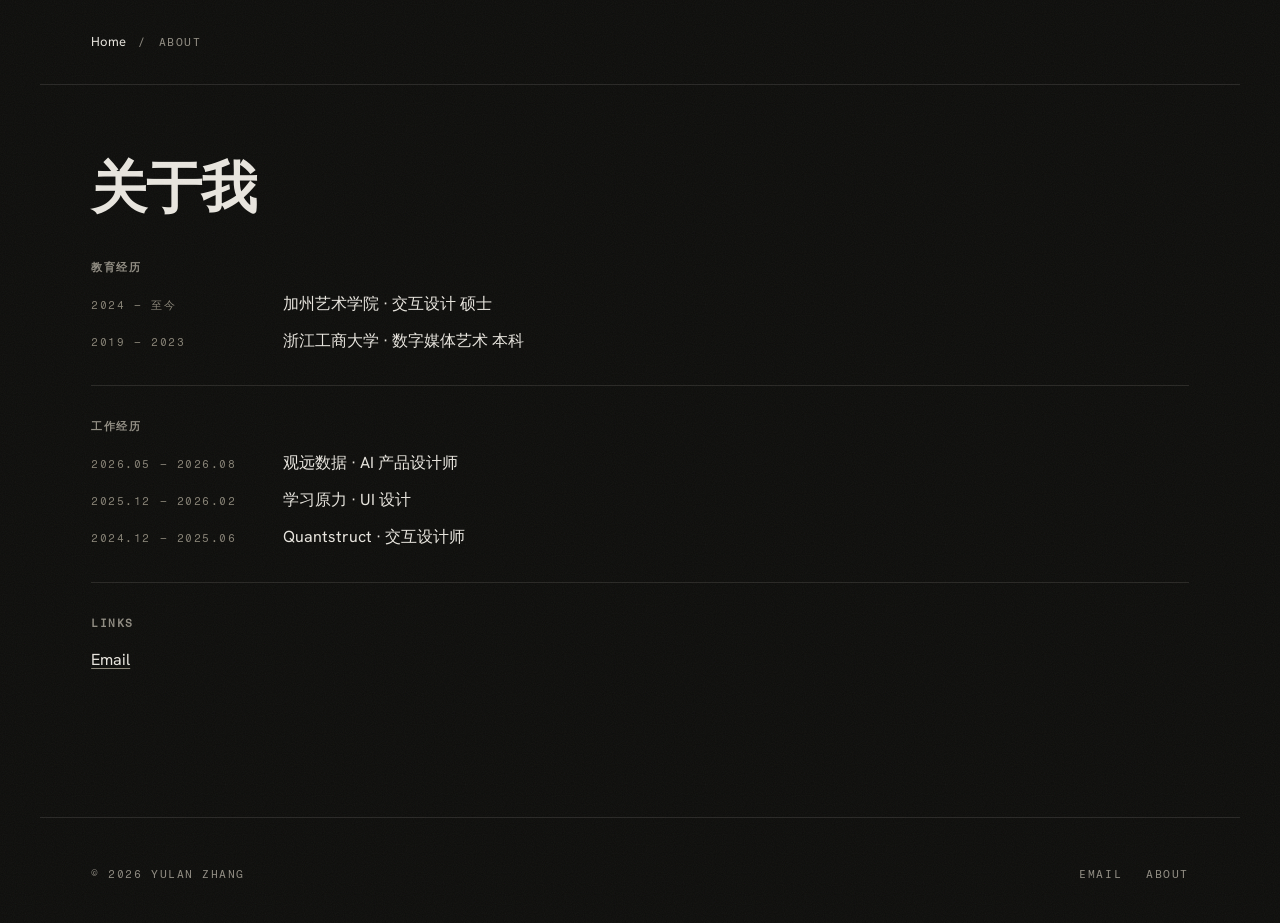
<file: about/index.html>
<!DOCTYPE html><html lang="zh-CN" data-astro-cid-5hce7sga> <head><meta charset="utf-8"><meta name="viewport" content="width=device-width, initial-scale=1"><meta name="description" content="张宇岚，交互设计师，关注 AI 产品中人与模型的分工。"><title>关于我 — Yulan Zhang</title><script>document.documentElement.classList.add('js');</script><meta name="astro-view-transitions-enabled" content="true"><meta name="astro-view-transitions-fallback" content="animate"><script type="module" src="/_astro/ClientRouter.astro_astro_type_script_index_0_lang.CDGfc0hd.js"></script><link rel="stylesheet" href="/_astro/about.DTKNV80z.css">
<link rel="stylesheet" href="/_astro/about.BTpSJLtn.css"></head> <body class="grain" data-astro-cid-5hce7sga>  <nav class="page crumbs" data-astro-cid-kh7btl4r> <a href="/" data-astro-cid-kh7btl4r>Home</a> <span class="mono-label" aria-hidden="true" data-astro-cid-kh7btl4r>/</span> <span class="mono-label current" data-astro-cid-kh7btl4r>About</span> </nav> <article class="page about" data-astro-cid-kh7btl4r> <header class="about-head" data-astro-cid-kh7btl4r> <h1 class="reveal" style="--reveal-order: 0" data-astro-cid-kh7btl4r>关于我</h1> </header> <section class="about-block reveal" style="--reveal-order: 1" data-astro-cid-kh7btl4r> <h2 class="mono-label" data-astro-cid-kh7btl4r>教育经历</h2> <ul class="cv" data-astro-cid-kh7btl4r> <li data-astro-cid-kh7btl4r><span class="mono-label cv-date" data-astro-cid-kh7btl4r>2024 – 至今</span><span data-astro-cid-kh7btl4r>加州艺术学院 · 交互设计 硕士</span></li> <li data-astro-cid-kh7btl4r><span class="mono-label cv-date" data-astro-cid-kh7btl4r>2019 – 2023</span><span data-astro-cid-kh7btl4r>浙江工商大学 · 数字媒体艺术 本科</span></li> </ul> </section> <section class="about-block reveal" style="--reveal-order: 2" data-astro-cid-kh7btl4r> <h2 class="mono-label" data-astro-cid-kh7btl4r>工作经历</h2> <ul class="cv" data-astro-cid-kh7btl4r> <li data-astro-cid-kh7btl4r><span class="mono-label cv-date" data-astro-cid-kh7btl4r>2026.05 – 2026.08</span><span data-astro-cid-kh7btl4r>观远数据 · AI 产品设计师</span></li> <li data-astro-cid-kh7btl4r><span class="mono-label cv-date" data-astro-cid-kh7btl4r>2025.12 – 2026.02</span><span data-astro-cid-kh7btl4r>学习原力 · UI 设计</span></li> <li data-astro-cid-kh7btl4r><span class="mono-label cv-date" data-astro-cid-kh7btl4r>2024.12 – 2025.06</span><span data-astro-cid-kh7btl4r>Quantstruct · 交互设计师</span></li> </ul> </section> <section class="about-block reveal" style="--reveal-order: 3" data-astro-cid-kh7btl4r> <h2 class="mono-label" data-astro-cid-kh7btl4r>Links</h2> <ul class="links" data-astro-cid-kh7btl4r> <li data-astro-cid-kh7btl4r><a href="mailto:zhangyulan1020@gmail.com" data-astro-cid-kh7btl4r>Email</a></li> </ul> </section> </article>  <footer class="page site-footer" data-astro-cid-5hce7sga> <span class="mono-label" data-astro-cid-5hce7sga>© 2026 Yulan Zhang</span> <nav class="footer-links" data-astro-cid-5hce7sga> <a class="mono-label" href="mailto:zhangyulan1020@gmail.com" data-astro-cid-5hce7sga>Email</a> <a class="mono-label" href="/about/" data-astro-cid-5hce7sga>About</a> </nav> </footer> <script type="module">function r(){const n=document.querySelectorAll("[data-animate]:not(.in-view)");if(!n.length)return;const o=new IntersectionObserver(e=>{for(const t of e)t.isIntersecting&&(t.target.classList.add("in-view"),o.unobserve(t.target))},{threshold:.25,rootMargin:"0px 0px -5% 0px"});n.forEach(e=>o.observe(e))}document.addEventListener("astro:page-load",r);</script> </body></html>
</file>
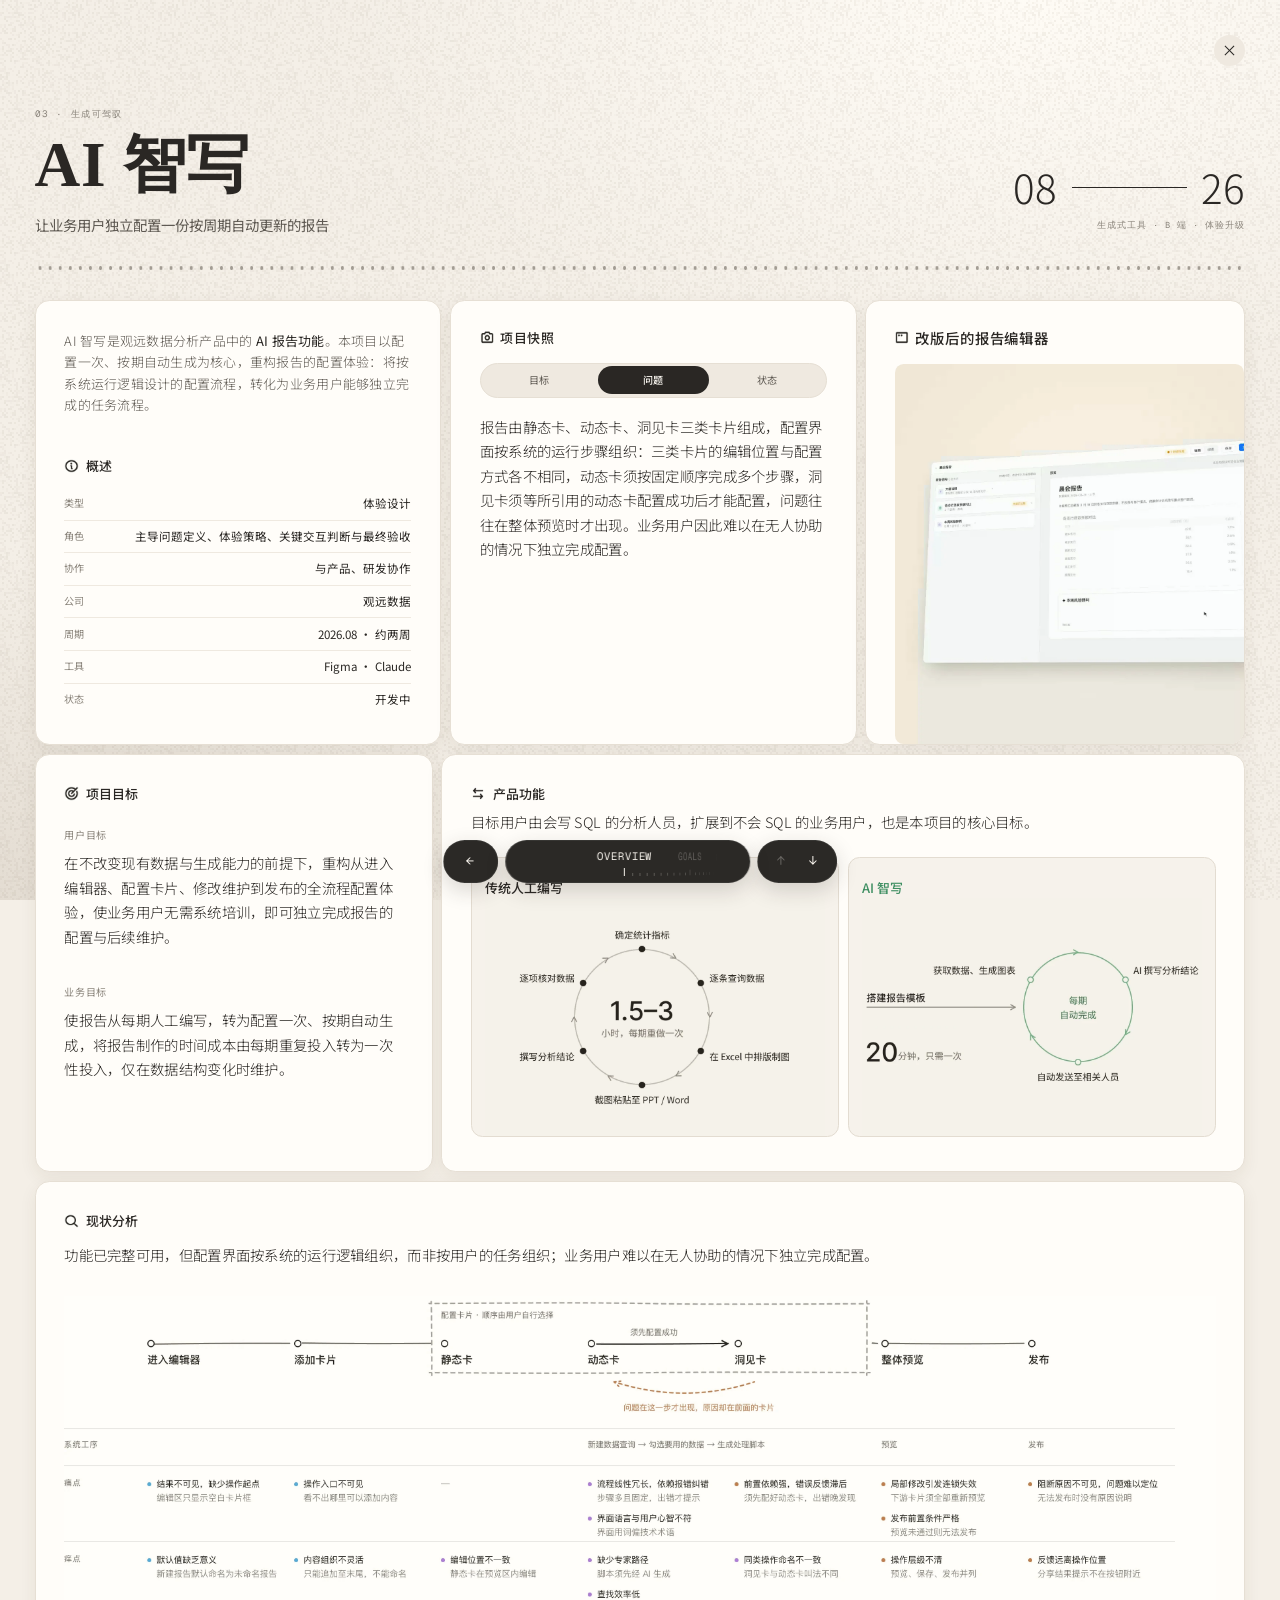
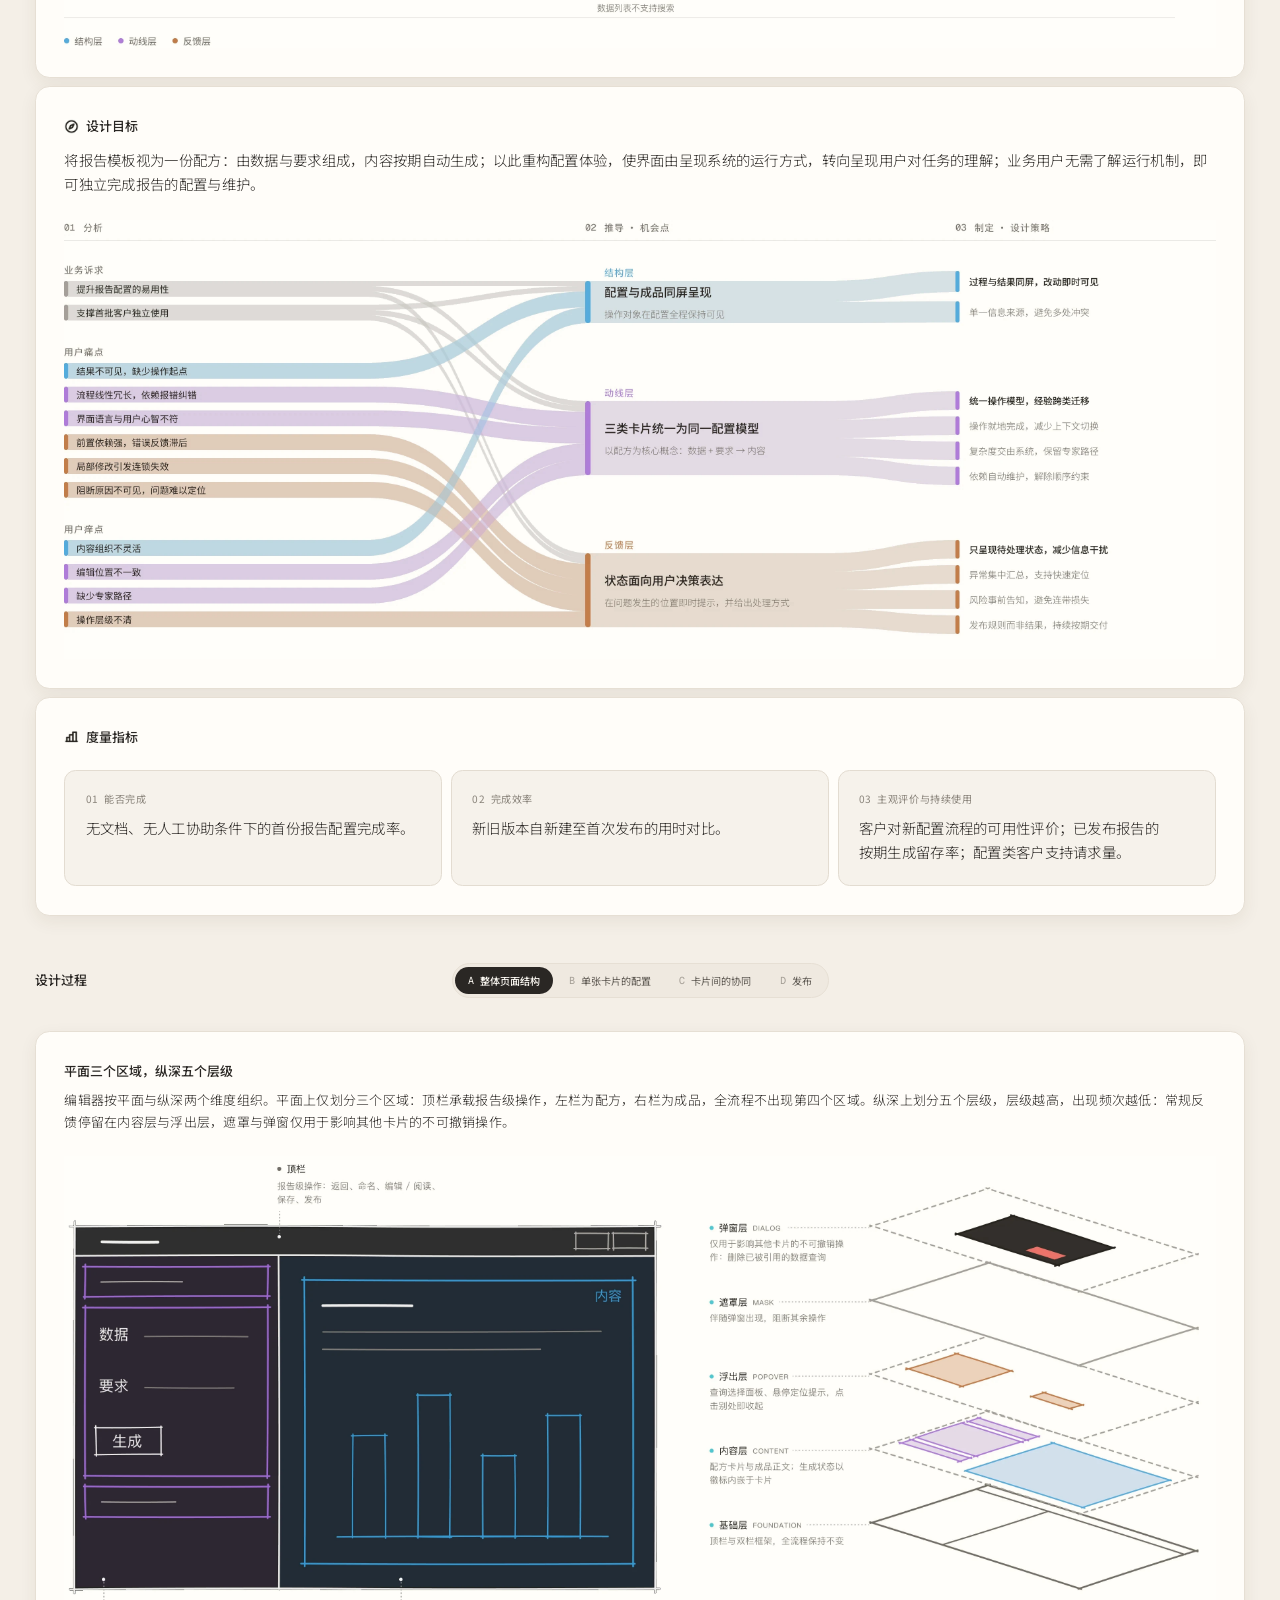
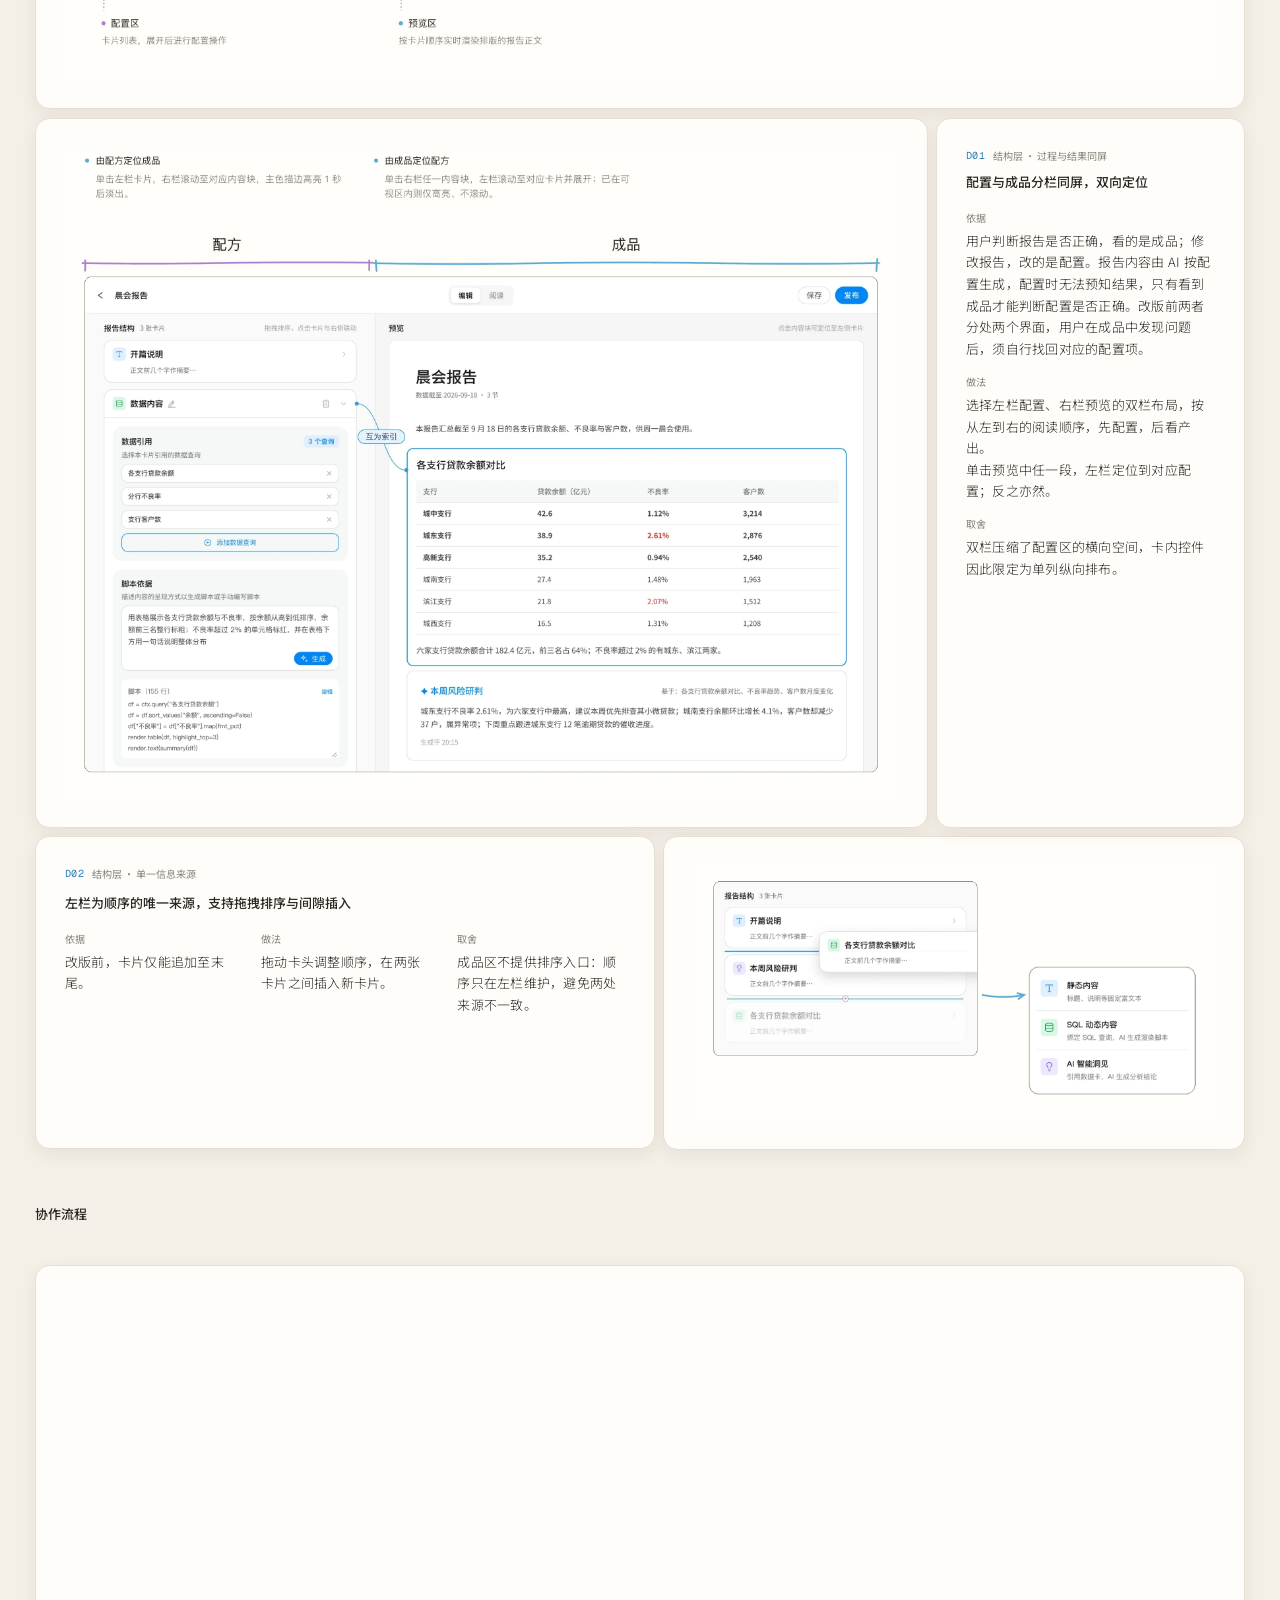
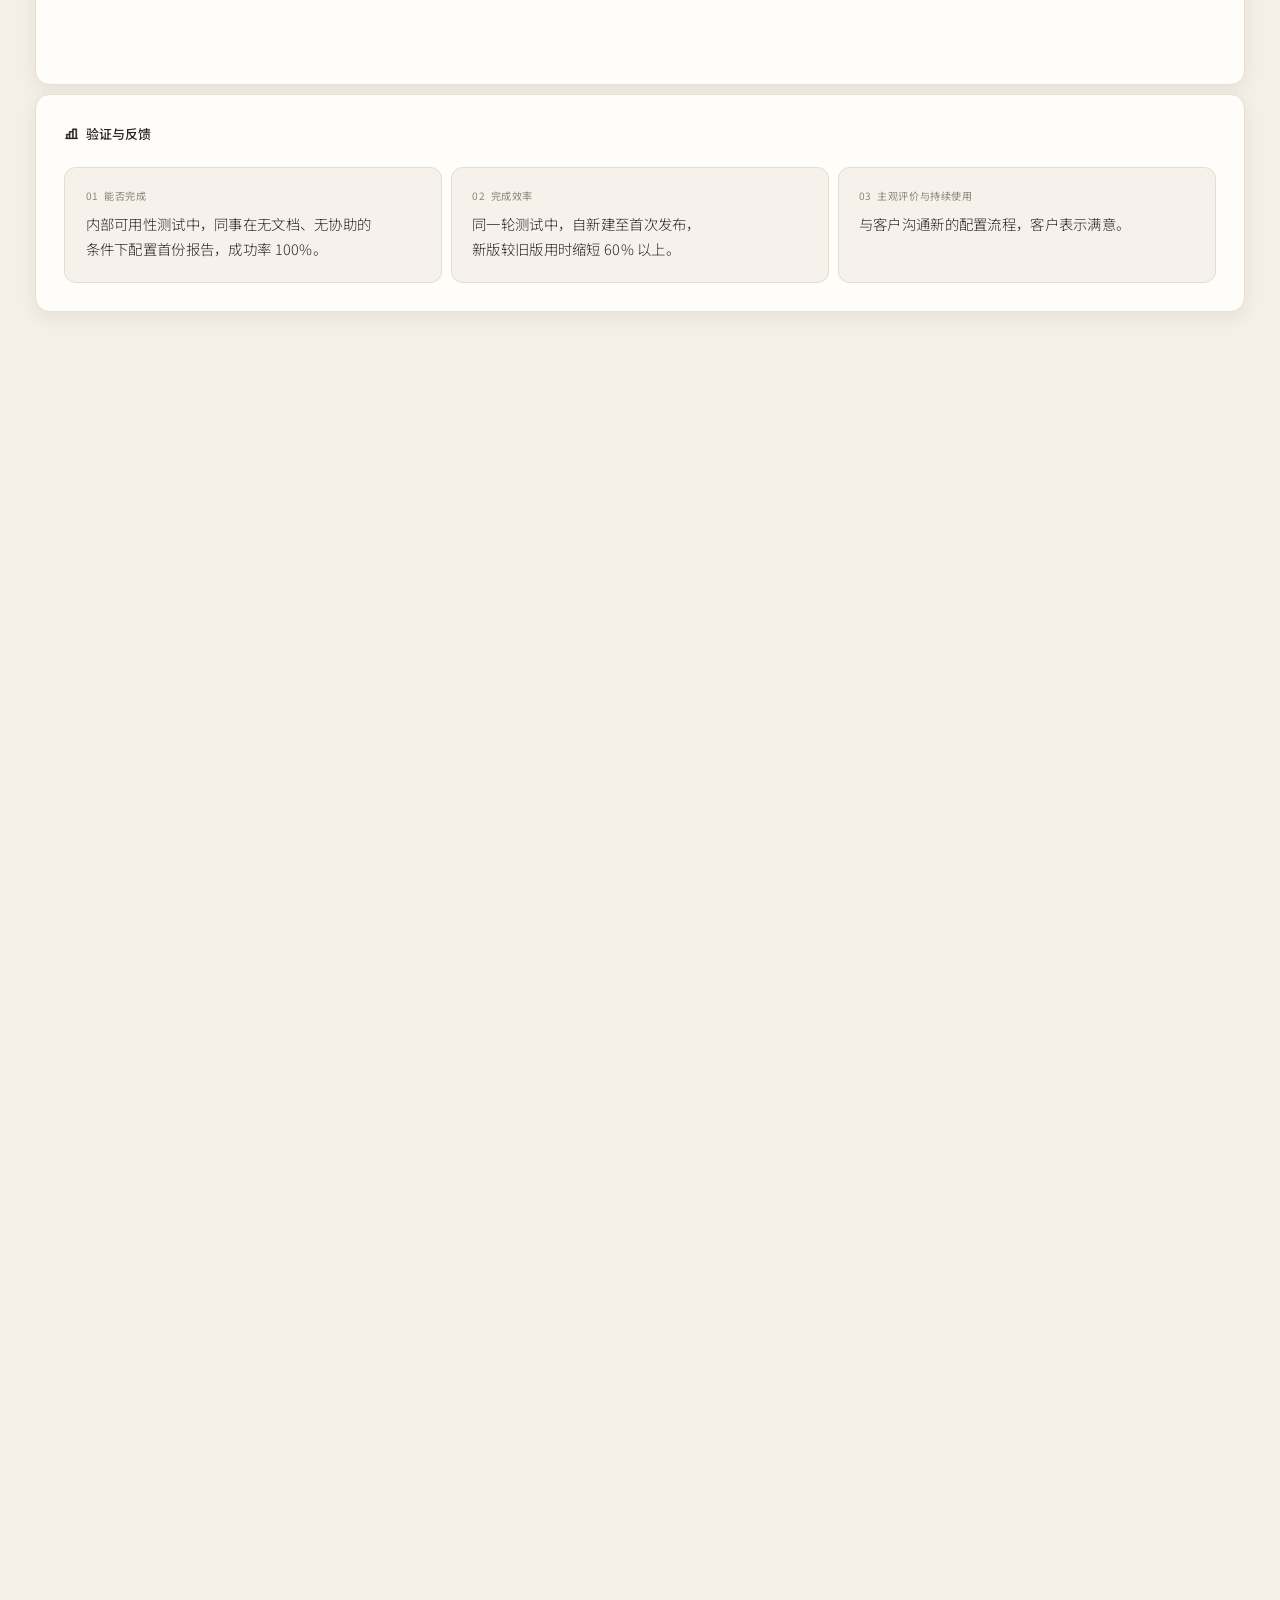
<file: work/ai-report-composer/index.html>
<!DOCTYPE html><html lang="zh-CN"> <head><meta charset="utf-8"><meta name="viewport" content="width=device-width, initial-scale=1"><title>AI 智写 — 张宇岚</title><link rel="icon" href="data:,"><link rel="preconnect" href="https://fonts.googleapis.com"><link rel="preconnect" href="https://fonts.gstatic.com" crossorigin><link rel="stylesheet" href="https://fonts.googleapis.com/css2?family=Geist+Mono:wght@400&family=Noto+Sans+SC:wght@300;400;500&display=swap"><!-- 设计稿按 1920 宽做；屏幕更窄时整页等比缩小（最小 0.72），字号、间距、图一起缩，比例和 Figma 一致 --><script>
      (function () {
        var r = document.documentElement;
        function fit() {
          var w = window.innerWidth;
          r.style.zoom = w >= 1100 ? String(Math.max(0.72, Math.min(1, w / 1920))) : '';
        }
        fit();
        window.addEventListener('resize', fit);
      })();
    </script><style>[data-bar]{scroll-margin-top:24px}.cbar{--cbar-bg: #2b2926;--cbar-fg: #f5f1ea;position:fixed;left:50%;bottom:24px;z-index:20;display:flex;gap:10px;transform:translate(-50%);font:15px/1 Geist Mono,ui-monospace,SF Mono,Menlo,monospace;letter-spacing:.08em}.cbar-pill{height:60px;border-radius:30px;background:var(--cbar-bg);border:1px solid rgba(255,255,255,.06);box-shadow:0 10px 30px #2a27242e;color:var(--cbar-fg)}.cbar-back{width:76px;display:grid;place-items:center;font-size:18px;color:var(--cbar-fg);text-decoration:none;transition:background-color .2s}.cbar-back:hover{background:#3a3733}.cbar-mid{position:relative;width:340px;overflow:hidden;perspective:900px;cursor:grab;touch-action:none}.cbar-mid.is-dragging,.cbar-mid.is-dragging *{cursor:grabbing}.cbar-drum{position:absolute;inset:0;transform-style:preserve-3d;pointer-events:none}.cbar-drum>*{position:absolute;left:50%;backface-visibility:hidden;will-change:transform,opacity;pointer-events:auto}.cbar-drum button{padding:0;border:0;background:none;font:inherit;letter-spacing:inherit;color:inherit;cursor:pointer}.cbar-drum .cbar-name{top:9px;padding:6px 2px;white-space:nowrap;color:#f5f1ea66;transition:color .3s}.cbar-drum .cbar-name:hover{color:#f5f1eacc}.cbar-drum .cbar-name.is-on{color:var(--cbar-fg);cursor:default}.cbar-tick{bottom:8px;width:8px;height:16px;display:flex;align-items:flex-end;justify-content:center}.cbar-tick:before{content:"";width:1px;height:4px;background:#f5f1ea40;transition:background-color .2s,height .25s}.cbar-tick.is-major:before{width:1.5px;height:8px;background:#f5f1ea59}.cbar-tick.is-lit:before{background:#f5f1eab3}.cbar-tick.is-major:hover:before{background:#f5f1eae6}.cbar-tick.is-on:before{height:11px;background:var(--cbar-fg)}.cbar-steps{display:flex;align-items:center;padding:0 10px}.cbar-steps button{width:44px;height:44px;border:0;border-radius:50%;background:none;color:var(--cbar-fg);font:inherit;font-size:18px;cursor:pointer;transition:background-color .2s,color .2s}.cbar-steps button:hover:not(:disabled){background:#3a3733}.cbar-steps button:disabled{color:#f5f1ea4d;cursor:default}.cbar a:focus-visible,.cbar button:focus-visible{outline:2px solid var(--cbar-fg);outline-offset:-4px}@media(max-width:719px){.cbar{bottom:16px;gap:6px;font-size:13px}.cbar-pill{height:52px;border-radius:26px}.cbar-back{width:56px}.cbar-mid{width:calc(100vw - 212px)}.cbar-drum .cbar-name{top:6px}.cbar-tick{bottom:6px}.cbar-steps{padding:0 6px}.cbar-steps button{width:44px}}@media(prefers-reduced-motion:reduce){.cbar-name,.cbar-tick:before{transition:none}}
</style>
<link rel="stylesheet" href="/_astro/ai-report-composer.B6JTDOZ8.css"></head> <body> <main class="cs"> <!-- 页头接着首页的票：左边是票面标题，右边是票面日期，底下一排齿孔 --> <header class="cs-head"> <nav class="cs-nav" aria-label="案例"> <a class="cs-close" href="/" aria-label="关闭，返回全部案例"></a> </nav> <div class="cs-title"> <p class="cs-kicker">03 · 生成可驾驭</p> <h1>AI 智写</h1> <p class="cs-tagline">让业务用户独立配置一份按周期自动更新的报告</p> </div> <div class="cs-date"> <p class="cs-date-row" aria-label="2026 年 8 月"><span>08</span><i aria-hidden="true"></i><span>26</span></p> <p class="cs-tags">生成式工具 · B 端 · 体验升级</p> </div> <div class="cs-perf" aria-hidden="true"></div> </header> <!-- Row 1 · 概述 / 快照 / 界面 --> <div class="grid" data-bar="OVERVIEW" style="--cols:minmax(0,613fr) minmax(0,613fr) minmax(0,573fr)"> <section class="tile overview"> <p class="lead">AI 智写是观远数据分析产品中的 <span class="hl">AI 报告功能</span>。本项目以配置一次、按期自动生成为核心，重构报告的配置体验：将按系统运行逻辑设计的配置流程，转化为业务用户能够独立完成的任务流程。</p> <div class="meta"> <h2 class="ttl meta-ttl"><img src="/work/ai-report-composer/cs/icon-info.webp" width="40" height="40" alt loading="lazy" class="ico astro-mspy4a4r">概述</h2> <div class="meta-row"><span>类型</span><span>体验设计</span></div> <div class="meta-row"><span>角色</span><span>主导问题定义、体验策略、关键交互判断与最终验收</span></div> <div class="meta-row"><span>协作</span><span>与产品、研发协作</span></div> <div class="meta-row"><span>公司</span><span>观远数据</span></div> <div class="meta-row"><span>周期</span><span>2026.08 · 约两周</span></div> <div class="meta-row"><span>工具</span><span>Figma · Claude</span></div> <div class="meta-row"><span>状态</span><span>开发中</span></div> </div> </section> <section class="tile snapshot"> <h2 class="ttl ttl-tight"><img src="/work/ai-report-composer/cs/icon-camera.webp" width="40" height="40" alt loading="lazy" class="ico astro-mspy4a4r">项目快照</h2> <div class="seg" role="tablist" aria-label="项目快照"> <button type="button" role="tab" id="snap-tab-goal" aria-controls="snap-goal" aria-selected="false" tabindex="-1">目标</button> <button type="button" role="tab" id="snap-tab-problem" aria-controls="snap-problem" aria-selected="true" tabindex="0">问题</button> <button type="button" role="tab" id="snap-tab-status" aria-controls="snap-status" aria-selected="false" tabindex="-1">状态</button> </div> <p class="t20" role="tabpanel" tabindex="0" id="snap-goal" aria-labelledby="snap-tab-goal" hidden>初期不以扩充功能数量为目标，而以首批用户能否在无人协助的情况下独立完成配置、并持续使用为目标。</p> <p class="t20" role="tabpanel" tabindex="0" id="snap-problem" aria-labelledby="snap-tab-problem">报告由静态卡、动态卡、洞见卡三类卡片组成，配置界面按系统的运行步骤组织：三类卡片的编辑位置与配置方式各不相同，动态卡须按固定顺序完成多个步骤，洞见卡须等所引用的动态卡配置成功后才能配置，问题往往在整体预览时才出现。业务用户因此难以在无人协助的情况下独立完成配置。</p> <p class="t20" role="tabpanel" tabindex="0" id="snap-status" aria-labelledby="snap-tab-status" hidden>方案已被团队采纳，并已完成落地评审，目前正在开发中，尚无线上数据。</p> </section> <section class="tile ui"> <h2 class="ttl ttl-ui"><img src="/work/ai-report-composer/cs/icon-app-window.webp" width="40" height="40" alt loading="lazy" class="ico astro-mspy4a4r">改版后的报告编辑器</h2> <div class="viewport"> <video src="/work/ai-report-composer/cs/editor-demo.mp4" poster="/work/ai-report-composer/cs/editor-demo-poster.webp" width="1062" height="1056" autoplay muted loop playsinline preload="metadata" aria-label="改版后报告编辑器操作演示：展开数据内容卡片，添加数据查询，按脚本依据生成脚本，并更新预览"></video> </div> </section> </div> <!-- Row 2 · 目标 / 产品功能 --> <div class="grid" data-bar="GOALS" style="--cols:minmax(0,600fr) minmax(0,1212fr)"> <section class="tile goals"> <h2 class="ttl"><img src="/work/ai-report-composer/cs/icon-target.webp" width="40" height="40" alt loading="lazy" class="ico astro-mspy4a4r">项目目标</h2> <div class="goal-list"> <div class="goal"> <p class="lbl-ls">用户目标</p> <p class="t20">在不改变现有数据与生成能力的前提下，重构从进入编辑器、配置卡片、修改维护到发布的全流程配置体验，使业务用户无需系统培训，即可独立完成报告的配置与后续维护。</p> </div> <div class="goal"> <p class="lbl-ls">业务目标</p> <p class="t20">使报告从每期人工编写，转为配置一次、按期自动生成，将报告制作的时间成本由每期重复投入转为一次性投入，仅在数据结构变化时维护。</p> </div> </div> </section> <section class="tile"> <div class="head head-8"> <h2 class="ttl"><img src="/work/ai-report-composer/cs/icon-arrows.webp" width="40" height="40" alt loading="lazy" class="ico astro-mspy4a4r">产品功能</h2> <p class="t20">目标用户由会写 SQL 的分析人员，扩展到不会 SQL 的业务用户，也是本项目的核心目标。</p> </div> <div class="grid compare" style="--cols:minmax(0,1fr) minmax(0,1fr)"> <div class="diag"> <h3 class="t18m">传统人工编写</h3> <img src="/work/ai-report-composer/cs/traditional-workflow.webp" width="1042" height="728" alt="传统人工编写流程：确定统计指标、逐条查询数据、在 Excel 中排版制图、截图粘贴至 PPT / Word、撰写分析结论、逐项核对数据，每期重做一次，耗时 1.5–3 小时" loading="lazy" decoding="async" style="max-width:521px" class="astro-mspy4a4r"> </div> <div class="diag"> <h3 class="t18m green">AI 智写</h3> <img src="/work/ai-report-composer/cs/ai-workflow.webp" width="1042" height="728" alt="AI 智写流程：搭建报告模板一次约 20 分钟，此后每期自动获取数据、生成图表、撰写分析结论并发送至相关人员" loading="lazy" decoding="async" style="max-width:521px" class="astro-mspy4a4r"> </div> </div> </section> </div> <!-- 现状分析 --> <section class="tile gap-40" data-bar="ANALYSIS"> <div class="head"> <h2 class="ttl"><img src="/work/ai-report-composer/cs/icon-search.webp" width="40" height="40" alt loading="lazy" class="ico astro-mspy4a4r">现状分析</h2> <p class="t20">功能已完整可用，但配置界面按系统的运行逻辑组织，而非按用户的任务组织；业务用户难以在无人协助的情况下独立完成配置。</p> </div> <div class="fig-scroll"><img class="fig" src="/work/ai-report-composer/cs/current-state-journey.webp" width="3484" height="1066" alt="现状配置流程：进入编辑器、添加卡片、配置静态卡 / 动态卡 / 洞见卡、整体预览、发布，并按结构层、动线层、反馈层标注各环节的痛点与痒点" loading="lazy" decoding="async" style="max-width:1742px"></div> </section> <!-- 设计目标 --> <section class="tile"> <div class="head"> <h2 class="ttl"><img src="/work/ai-report-composer/cs/icon-compass.webp" width="40" height="40" alt loading="lazy" class="ico astro-mspy4a4r">设计目标</h2> <p class="t20">将报告模板视为一份配方：由数据与要求组成，内容按期自动生成；以此重构配置体验，使界面由呈现系统的运行方式，转向呈现用户对任务的理解；业务用户无需了解运行机制，即可独立完成报告的配置与维护。</p> </div> <div class="fig-scroll"><img class="fig" src="/work/ai-report-composer/cs/design-goals-sankey.webp" width="3484" height="1328" alt="设计目标推导桑基图：业务诉求与用户痛点、痒点经分析，推导出结构层、动线层、反馈层三个机会点，再制定为具体设计策略" loading="lazy" decoding="async" style="max-width:1742px"></div> </section> <!-- 度量指标 --> <section class="tile"> <h2 class="ttl"><img src="/work/ai-report-composer/cs/icon-chart.webp" width="40" height="40" alt loading="lazy" class="ico astro-mspy4a4r">度量指标</h2> <div class="grid" style="--cols:repeat(3,minmax(0,1fr))"> <div class="metric"> <p class="lbl-ls pre">01  能否完成</p> <p class="t20">无文档、无人工协助<wbr>条件下的<wbr>首份报告<wbr>配置完成率。</p> </div> <div class="metric"> <p class="lbl-ls pre">02  完成效率</p> <p class="t20">新旧版本<wbr>自新建至<wbr>首次发布的用时对比。</p> </div> <div class="metric"> <p class="lbl-ls pre">03  主观评价与持续使用</p> <p class="t20">客户对新配置流程的<wbr>可用性评价；已发布报告的<wbr>按期生成<wbr>留存率；配置类<wbr>客户支持<wbr>请求量。</p> </div> </div> </section> <!-- 设计过程：A / B / C / D 为标签页，同一时间只显示一章 --> <section class="process" data-bar="PROCESS"> <div class="proc-head"> <h2 class="t18m">设计过程</h2> <div class="seg proc-tabs" role="tablist" aria-label="设计过程"> <button type="button" role="tab" id="proc-tab-a" aria-controls="proc-a" aria-selected="true" tabindex="0"><span class="k">A</span><span>整体页面结构</span></button> <button type="button" role="tab" id="proc-tab-b" aria-controls="proc-b" aria-selected="false" tabindex="-1"><span class="k">B</span><span>单张卡片的配置</span></button> <button type="button" role="tab" id="proc-tab-c" aria-controls="proc-c" aria-selected="false" tabindex="-1"><span class="k">C</span><span>卡片间的协同</span></button> <button type="button" role="tab" id="proc-tab-d" aria-controls="proc-d" aria-selected="false" tabindex="-1"><span class="k">D</span><span>发布</span></button> </div> <span class="proc-spacer" aria-hidden="true"></span> </div> <!-- A · 整体页面结构 --> <div class="panel" role="tabpanel" tabindex="0" id="proc-a" aria-labelledby="proc-tab-a"> <section class="tile dec"> <div class="dec-text"> <h3 class="t18m">平面三个区域，纵深五个层级</h3> <p class="t18">编辑器按平面与纵深两个维度组织。平面上仅划分三个区域：顶栏承载报告级操作，左栏为配方，右栏为成品，全流程不出现第四个区域。纵深上划分五个层级，层级越高，出现频次越低：常规反馈停留在内容层与浮出层，遮罩与弹窗仅用于影响其他卡片的不可撤销操作。</p> </div> <div class="fig-scroll"><img class="fig" src="/work/ai-report-composer/cs/a00-plane-depth-layers.webp" width="3410" height="1552" alt="编辑器结构示意：平面上分顶栏、配置区、预览区三个区域；纵深上自下而上为基础层、内容层、浮出层、遮罩层、弹窗层" loading="lazy" decoding="async" style="max-width:1705px"></div> </section> <div class="grid" style="--cols:minmax(0,1346fr) minmax(0,466fr)"> <div class="tile fig-tile"> <img src="/work/ai-report-composer/cs/d01-split-view.webp" width="2528" height="1972" alt="分栏编辑器：左栏为配方，右栏为成品，单击任一侧，另一侧定位并高亮对应内容" loading="lazy" decoding="async" style="max-width:1264px" class="astro-mspy4a4r"> </div> <section class="tile txt"> <div class="dec-text"> <p class="eyebrow"><span class="code blue">D01</span><span>结构层 · 过程与结果同屏</span></p> <h3 class="t18m">配置与成品分栏同屏，双向定位</h3> </div> <div class="rows"> <div class="r"><p class="lbl">依据</p><p class="t18">用户判断报告是否正确，看的是成品；修改报告，改的是配置。报告内容由 AI 按配置生成，配置时无法预知结果，只有看到成品才能判断配置是否正确。改版前两者分处两个界面，用户在成品中发现问题后，须自行找回对应的配置项。</p></div> <div class="r"><p class="lbl">做法</p><p class="t18">选择左栏配置、右栏预览的双栏布局，按从左到右的阅读顺序，先配置，后看产出。<br>单击预览中任一段，左栏定位到对应配置；反之亦然。</p></div> <div class="r"><p class="lbl">取舍</p><p class="t18">双栏压缩了配置区的横向空间，卡内控件因此限定为单列纵向排布。</p></div> </div> </section> </div> <div class="grid" style="--cols:minmax(0,934fr) minmax(0,878fr)"> <section class="tile txt"> <p class="eyebrow"><span class="code blue">D02</span><span>结构层 · 单一信息来源</span></p> <h3 class="t18m">左栏为顺序的唯一来源，支持拖拽排序与间隙插入</h3> <div class="rows rows-3"> <div class="r"><p class="lbl">依据</p><p class="t18">改版前，卡片仅能追加至末尾。</p></div> <div class="r"><p class="lbl">做法</p><p class="t18">拖动卡头调整顺序，在两张卡片之间插入新卡片。</p></div> <div class="r"><p class="lbl">取舍</p><p class="t18">成品区不提供排序入口：顺序只在左栏维护，避免两处来源不一致。</p></div> </div> </section> <div class="tile fig-tile"> <img src="/work/ai-report-composer/cs/d02-reorder-insert.webp" width="1592" height="772" alt="拖拽卡片至两张卡片之间的间隙插入，并从静态内容、SQL 动态内容、AI 智能洞见中选择卡片类型" loading="lazy" decoding="async" style="max-width:796px" class="astro-mspy4a4r"> </div> </div> </div> <!-- B · 单张卡片的配置 --> <div class="panel" role="tabpanel" tabindex="0" id="proc-b" aria-labelledby="proc-tab-b" hidden> <section class="tile dec"> <div class="dec-text"> <p class="eyebrow"><span class="code purple">D03</span><span>动线层 · 统一操作模型</span></p> <h3 class="t18m">静态卡：内容在左栏编辑，成品侧实时渲染</h3> </div> <div class="rows rows-3"> <div class="r"><p class="lbl">依据</p><p class="t18">改版前，静态卡在预览区编辑，另两类卡片在侧边面板配置。同类操作入口分处两地，违背一致性原则，用户须分别记忆编辑位置。</p></div> <div class="r"><p class="lbl">做法</p><p class="t18">三类卡片统一在左栏编辑，静态卡内为富文本编辑区。</p></div> <div class="r"><p class="lbl">取舍</p><p class="t18">文字不能在成品上直接修改，须回左栏编辑。</p></div> </div> <div class="fig-scroll"><img class="fig" src="/work/ai-report-composer/cs/d03-static-card.webp" width="3040" height="726" alt="静态卡在左栏富文本编辑，右栏成品实时渲染，单击成品内容块定位回左栏卡片" loading="lazy" decoding="async" style="max-width:1520px"></div> </section> <div class="grid" style="--cols:minmax(0,1046fr) minmax(0,766fr)"> <div class="tile fig-tile"> <img src="/work/ai-report-composer/cs/d04-query-picker.webp" width="1928" height="1182" alt="动态卡内的已选查询条目与添加数据查询时浮出的查询面板，支持搜索、仅看已选与新建" loading="lazy" decoding="async" style="max-width:964px" class="astro-mspy4a4r"> </div> <section class="tile txt"> <p class="eyebrow"><span class="code purple">D04</span><span>动线层 · 操作就地完成</span></p> <h3 class="t18m">动态卡：数据引用在卡内完成选择，查询列表仅在添加时浮出</h3> <div class="rows"> <div class="r"><p class="lbl">依据</p><p class="t18">改版前，数据引用直接平铺报告内的全部数据查询，用户从中勾选要用的几项。<br>查询一多，既难找到所需项，也难看清已选了哪些。</p></div> <div class="r"><p class="lbl">做法</p><p class="t18">卡内只列已选查询；需要添加时，再从浮出面板中搜索选择。</p></div> <div class="r"><p class="lbl">取舍</p><p class="t18">查看全部查询须多点一次；从本卡移除与从报告删除分在两处，用户需加以区分。</p></div> </div> </section> </div> <div class="grid" style="--cols:minmax(0,544fr) minmax(0,1268fr)"> <section class="tile txt"> <p class="eyebrow"><span class="code purple">D05</span><span>动线层 · 复杂度交由系统</span></p> <h3 class="t18m">动态卡：脚本由 AI 按脚本依据生成，亦可直接编写</h3> <div class="rows"> <div class="r"><p class="lbl">依据</p><p class="t18">改版前，脚本只能由 AI 生成再修改，无直接编写入口；客户提出，希望将其他环境中已调试好的脚本直接粘贴修改。</p></div> <div class="r"><p class="lbl">做法</p><p class="t18">用户以自然语言填写脚本依据，即对内容呈现方式的描述，一键生成脚本；脚本此后每期以最新数据执行。重新生成时，当前版本的脚本作为上下文一并提交，用户只需说明要调整之处。脚本区提供编辑入口，熟悉代码的用户可跳过生成，直接编写或粘贴。</p></div> </div> </section> <div class="tile fig-tile"> <img src="/work/ai-report-composer/cs/d05-script-generation.webp" width="2372" height="1466" alt="动态卡的脚本依据一键生成脚本，或跳过生成直接编写，脚本每期以最新数据执行生成各期内容" loading="lazy" decoding="async" style="max-width:1186px" class="astro-mspy4a4r"> </div> </div> <section class="tile dec"> <div class="dec-text"> <p class="eyebrow"><span class="code purple">D06</span><span>动线层 · 依赖自动维护</span></p> <h3 class="t18m">洞见卡：引用列表实时列出报告内的全部动态卡</h3> </div> <div class="rows rows-3"> <div class="r"><p class="lbl">依据</p><p class="t18">改版前，洞见卡不显示所引用的数据内容是否就绪，用户要到生成洞见时才知道数据有没有准备好。</p></div> <div class="r"><p class="lbl">做法</p><p class="t18">引用列表列出全部动态卡，并标注每张是否就绪；<br>预览洞见时，已过期的上游卡片自动刷新。</p></div> <div class="r"><p class="lbl">取舍</p><p class="t18">上游卡片过期时，预览须等待其刷新。</p></div> </div> <div class="fig-scroll"><img class="fig" src="/work/ai-report-composer/cs/d06-insight-references.webp" width="3440" height="1138" alt="洞见卡的引用列表与左栏报告结构实时同步，逐行标注状态，成品首行注明所依据的动态卡" loading="lazy" decoding="async" style="max-width:1720px"></div> </section> </div> <!-- C · 卡片间的协同 --> <div class="panel" role="tabpanel" tabindex="0" id="proc-c" aria-labelledby="proc-tab-c" hidden> <section class="tile dec"> <div class="dec-text"> <p class="eyebrow"><span class="code orange">D07</span><span>反馈层 · 只呈现待处理状态</span></p> <h3 class="t18m">修改后保留并标记旧内容</h3> </div> <div class="rows rows-3"> <div class="r"><p class="lbl">依据</p><p class="t18">配置修改后，预览里显示的仍是旧内容。<br>不加标记，用户无法分辨哪些内容已经过期。</p></div> <div class="r"><p class="lbl">做法</p><p class="t18">配方修改后，卡头标出预览已过期；<br>预览中的旧内容置灰保留，重新预览后替换。</p></div> <div class="r"><p class="lbl">取舍</p><p class="t18">评审曾提出修改后自动运行。最终保留手动预览：洞见卡每次运行都是一次模型调用，自动重跑耗时且增加成本。</p></div> </div> <div class="fig-scroll"><img class="fig" src="/work/ai-report-composer/cs/d07-stale-marking.webp" width="3488" height="1172" alt="修改配方后卡头显示预览已过期徽标，成品对应内容置灰保留上一版，引用该卡的洞见卡同步标注" loading="lazy" decoding="async" style="max-width:1744px"></div> </section> <div class="grid" style="--cols:minmax(0,1118fr) minmax(0,694fr)"> <div class="tile fig-tile"> <img src="/work/ai-report-composer/cs/d09-delete-confirm.webp" width="2072" height="848" alt="删除被引用的数据查询时的确认弹窗：说明后果并列出受影响的卡片；弹窗仅在影响其他卡片时出现" loading="lazy" decoding="async" style="max-width:1036px" class="astro-mspy4a4r"> </div> <section class="tile txt"> <p class="eyebrow"><span class="code orange">D08</span><span>反馈层 · 风险事前告知</span></p> <h3 class="t18m">遮罩与弹窗仅用于影响其他卡片的不可撤销操作，并列明受影响对象</h3> <div class="rows"> <div class="r"><p class="lbl">依据</p><p class="t18">删除被引用的查询，下游卡片会失效且无法恢复，<br>后果应在删除前告知。</p></div> <div class="r"><p class="lbl">做法</p><p class="t18">删除被引用的查询时，弹窗列出受影响的卡片。</p></div> <div class="r"><p class="lbl">取舍</p><p class="t18">其他操作不设确认，避免频繁打断配置。</p></div> </div> </section> </div> </div> <!-- D · 发布 --> <div class="panel" role="tabpanel" tabindex="0" id="proc-d" aria-labelledby="proc-tab-d" hidden> <div class="grid" style="--cols:minmax(0,1324fr) minmax(0,488fr)"> <section class="tile txt"> <p class="eyebrow"><span class="code orange">D09</span><span>反馈层 · 发布规则而非结果</span></p> <h3 class="t18m">发布对象为配方，而非当次内容</h3> <p class="t18">发布的是左栏的卡片配置，而不是右栏当前的成品；同一份配置此后按周期以最新数据重新生成。报告由逐次撰写转为一次配置、持续更新。</p> <div class="rows rows-3"> <div class="r"><p class="lbl">依据</p><p class="t18">报告须按周期以最新数据更新；若发布的是当次内容，每个周期都需重新撰写。</p></div> <div class="r"><p class="lbl">做法</p><p class="t18">报告中存在未生成或预览已过期的卡片时不可发布，点击发布时给出提示，说明需先处理的卡片。</p></div> <div class="r"><p class="lbl">取舍</p><p class="t18">发布、订阅与分享属于另一条流程，本轮未在编辑器内展开。</p></div> </div> </section> <div class="tile fig-tile"> <img src="/work/ai-report-composer/cs/d10-recipe-periods.webp" width="812" height="508" alt="发布的配方按周期以最新数据生成第 1 期、第 2 期、第 3 期内容" loading="lazy" decoding="async" style="max-width:406px" class="astro-mspy4a4r"> </div> </div> </div> </section> <!-- 协作流程 --> <section class="sec" data-bar="COLLAB"> <div class="sec-head"><h2 class="t18m">协作流程</h2></div> <div class="tile"> <div class="fig-scroll"><img class="fig" src="/work/ai-report-composer/cs/collaboration-timeline.webp" width="3484" height="1092" alt="协作流程时间线：接手之前、理解产品、定基准与范围、产品评审、定型与验证、落地评审、计划上线，以及各阶段与客户、产品、研发、模型和 AI 的触点" loading="lazy" decoding="async" style="max-width:1742px"></div> </div> <!-- 验证与反馈：与度量指标三项一一对应 --> <div class="tile"> <h2 class="ttl"><img src="/work/ai-report-composer/cs/icon-chart.webp" width="40" height="40" alt loading="lazy" class="ico astro-mspy4a4r">验证与反馈</h2> <div class="grid" style="--cols:repeat(3,minmax(0,1fr))"> <div class="metric"> <p class="lbl-ls pre">01  能否完成</p> <p class="t20">内部可用性测试中，同事在<wbr>无文档、无协助的<wbr>条件下<wbr>配置首份报告，<wbr>成功率 100%。</p> </div> <div class="metric"> <p class="lbl-ls pre">02  完成效率</p> <p class="t20">同一轮测试中，<wbr>自新建至<wbr>首次发布，<wbr>新版较旧版<wbr>用时缩短 60% 以上。</p> </div> <div class="metric"> <p class="lbl-ls pre">03  主观评价与持续使用</p> <p class="t20">与客户沟通<wbr>新的配置流程，<wbr>客户表示满意。</p> </div> </div> </div> </section> </main>  <script type="module">const d=document.querySelector(".process"),i=d.querySelector(".proc-head"),u=()=>i.getBoundingClientRect().top-d.getBoundingClientRect().top>1,f=()=>i.classList.toggle("is-stuck",u());f();window.addEventListener("scroll",f,{passive:!0});i.querySelectorAll('[role="tab"]').forEach(c=>c.addEventListener("click",()=>{u()&&d.scrollIntoView({behavior:matchMedia("(prefers-reduced-motion: reduce)").matches?"auto":"smooth"})}));document.querySelectorAll('[role="tablist"]').forEach(c=>{const o=[...c.querySelectorAll('[role="tab"]')],a=(e,r=!1)=>{const n=e.getAttribute("aria-selected")!=="true";for(const t of o){const s=t===e;t.setAttribute("aria-selected",String(s)),t.tabIndex=s?0:-1;const l=document.getElementById(t.getAttribute("aria-controls"));l.hidden=!s,s&&n&&c.closest(".snapshot")&&(l.classList.remove("enter"),l.offsetWidth,l.classList.add("enter"))}r&&e.focus()};o.forEach((e,r)=>{e.addEventListener("click",()=>a(e)),e.addEventListener("keydown",n=>{const t={ArrowRight:r+1,ArrowDown:r+1,ArrowLeft:r-1,ArrowUp:r-1,Home:0,End:o.length-1}[n.key];t!==void 0&&(n.preventDefault(),a(o[(t+o.length)%o.length],!0))})})});</script> <nav class="cbar" aria-label="章节导航"> <a class="cbar-pill cbar-back" href="/" aria-label="返回全部案例">←</a> <div class="cbar-pill cbar-mid"> <div class="cbar-drum"></div> </div> <div class="cbar-pill cbar-steps"> <button type="button" class="cbar-up" aria-label="上一章">↑</button> <button type="button" class="cbar-down" aria-label="下一章">↓</button> </div> </nav>  <script type="module">const p=document.querySelector(".cbar"),c=[...document.querySelectorAll("[data-bar]")],l=p.querySelector(".cbar-mid"),B=p.querySelector(".cbar-drum"),$=p.querySelector(".cbar-up"),j=p.querySelector(".cbar-down"),C=matchMedia("(prefers-reduced-motion: reduce)").matches,A=9,D=36,v=(t,e,r={})=>B.appendChild(Object.assign(document.createElement(t),{className:e,...r})),b=c.map(t=>v("button","cbar-name",{type:"button",textContent:t.dataset.bar,ariaLabel:`跳到 ${t.dataset.bar}`})),M=[],E=[];c.forEach((t,e)=>{const r=v("button","cbar-tick is-major",{type:"button",ariaLabel:`第 ${e+1} 章：${t.dataset.bar}`});if(M.push(r),E.push({el:r,at:e}),e!==c.length-1)for(let n=1;n<=A;n++)E.push({el:v("i","cbar-tick"),at:e+n/(A+1)})});let o=[],h=140;const x=t=>{const e=Math.max(0,Math.min(Math.floor(t),o.length-1)),r=o[e+1]??o[e];return o[e]+(r-o[e])*(t-e)};function T(){const t=b.map(e=>e.offsetWidth);o=t.map((e,r)=>0);for(let e=1;e<t.length;e++)o[e]=o[e-1]+(t[e-1]+t[e])/2+D;h=l.clientWidth*.42}function S(t,e,r){const n=(e-x(r))/h,i=Math.abs(n)>1.43;t.style.visibility=i?"hidden":"",!i&&(t.style.transform=`translateX(-50%) translateZ(${-h}px) rotateY(${n}rad) translateZ(${h}px)`,t.style.opacity=String(Math.pow(Math.cos(n),1.6)))}let d=0,s=0,g=-1,L=0;function F(){b.forEach((t,e)=>S(t,o[e],s));for(const t of E)S(t.el,x(t.at),s),t.el.classList.toggle("is-lit",t.at<=s+1e-6)}function H(){s+=(d-s)*.18,Math.abs(d-s)<.001&&(s=d),F(),L=s===d?0:requestAnimationFrame(H)}function R(t=!1){const e=innerHeight*.35,r=c.map(u=>u.getBoundingClientRect().top);let n=0;r.forEach((u,m)=>{u<=e&&(n=m)});const i=innerHeight+scrollY>=document.documentElement.scrollHeight-2;i&&(n=c.length-1);const f=r[n+1];if(d=i?n:n+(f===void 0?0:Math.min(1,Math.max(0,(e-r[n])/(f-r[n])))),C||t||a?.moved?(s=d,F()):L||(L=requestAnimationFrame(H)),!(n===g&&!t)){g=n;for(const u of[b,M])u.forEach((m,w)=>{m.classList.toggle("is-on",w===n),w===n?m.setAttribute("aria-current","true"):m.removeAttribute("aria-current")});$.disabled=n===0,j.disabled=n===c.length-1}}const k=t=>c[t]?.scrollIntoView({behavior:C?"auto":"smooth"}),q=()=>{T(),R(!0)},W=t=>{for(let e=0;e<o.length-1;e++)if(t<=o[e+1])return Math.max(0,e+(t-o[e])/(o[e+1]-o[e]));return o.length-1},X=t=>{const e=f=>f.getBoundingClientRect().top+scrollY,r=Math.floor(t),n=e(c[r]),i=c[r+1]?e(c[r+1]):n;return n-innerHeight*.35+(t-r)*(i-n)};let a=null,y=!1;l.addEventListener("pointerdown",t=>{t.button===0&&(a={x:t.clientX,arc:x(s),zoom:l.getBoundingClientRect().width/l.offsetWidth,moved:!1})});addEventListener("pointermove",t=>{if(!a)return;const e=(t.clientX-a.x)/a.zoom;if(!a.moved){if(Math.abs(e)<4)return;a.moved=!0,l.classList.add("is-dragging")}scrollTo(0,X(W(a.arc-e)))});const z=()=>{a&&(y=a.moved,a=null,l.classList.remove("is-dragging"),setTimeout(()=>y=!1))};addEventListener("pointerup",z);addEventListener("pointercancel",z);l.addEventListener("click",t=>{y&&(t.stopPropagation(),t.preventDefault())},!0);[b,M].forEach(t=>t.forEach((e,r)=>e.addEventListener("click",()=>k(r))));$.addEventListener("click",()=>k(g-1));j.addEventListener("click",()=>k(g+1));addEventListener("scroll",()=>R(),{passive:!0});addEventListener("resize",q);document.fonts.ready.then(q);q();</script> </body></html>
</file>
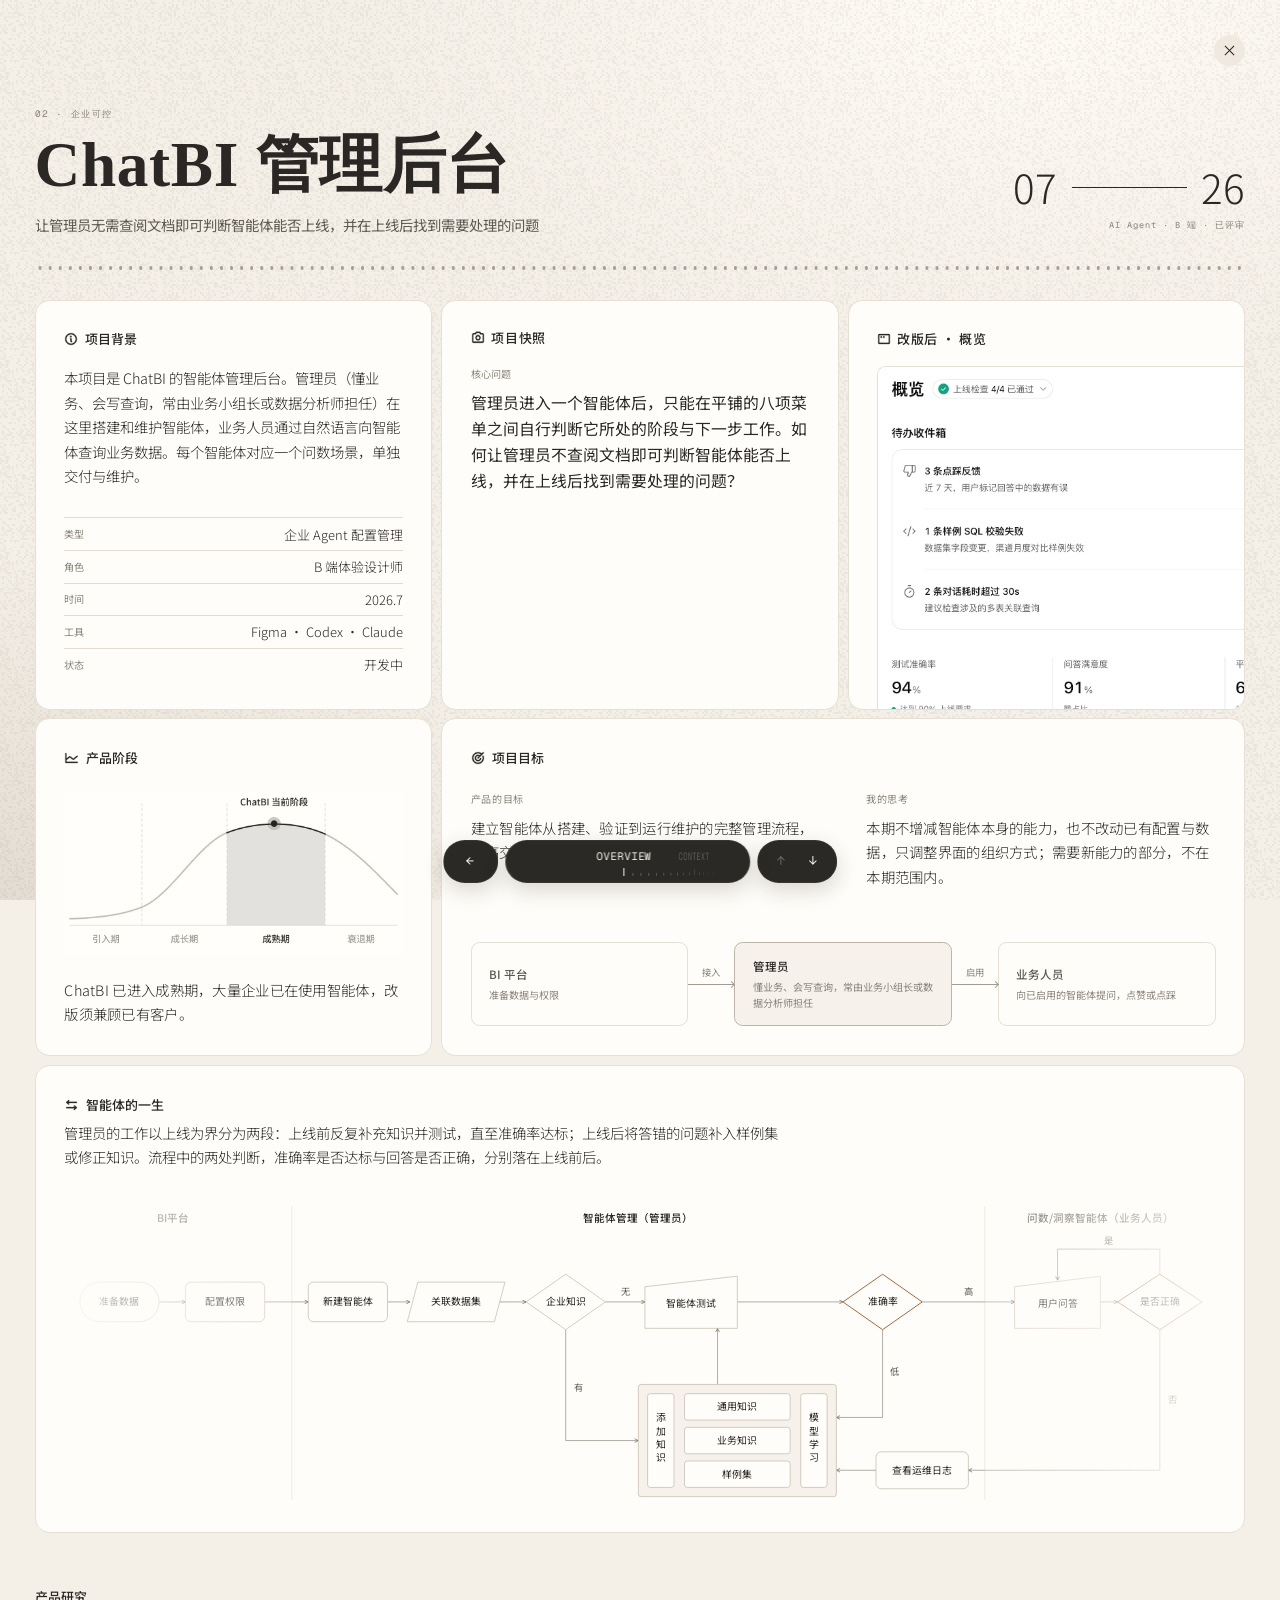
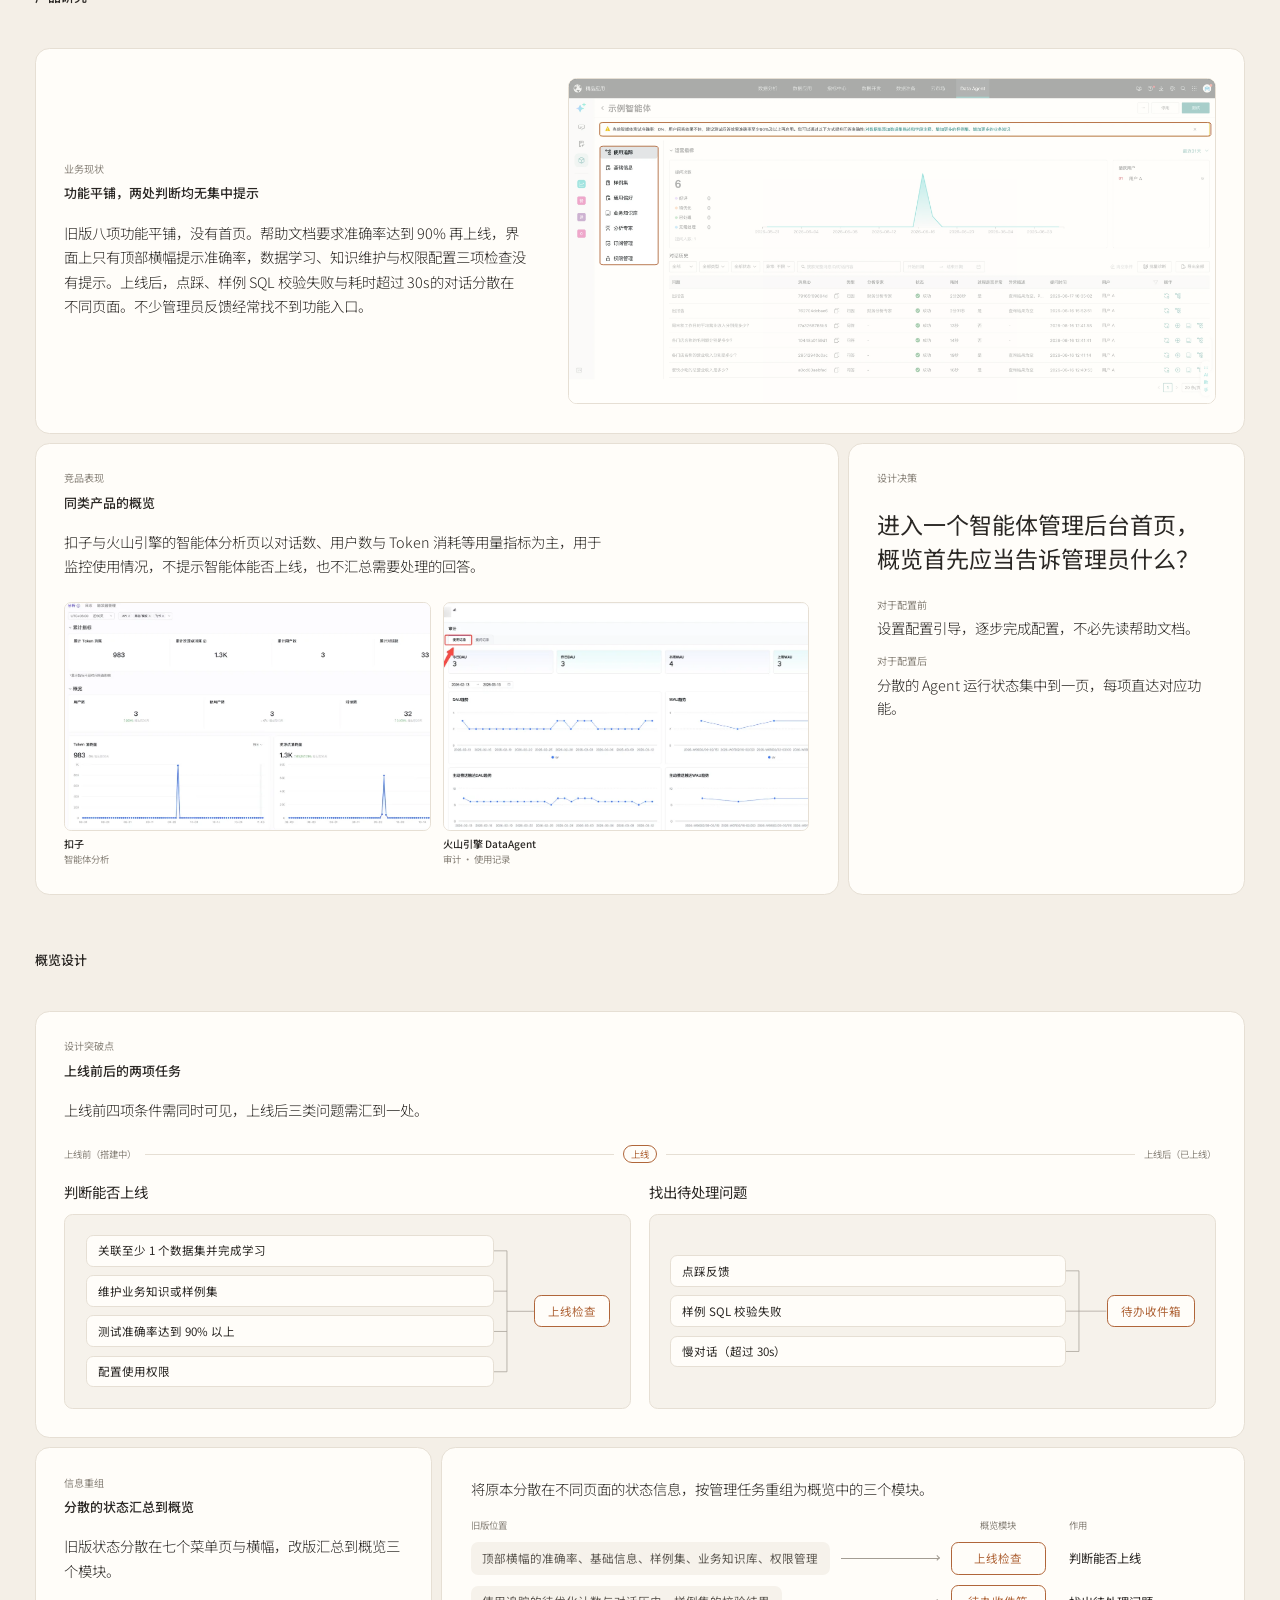
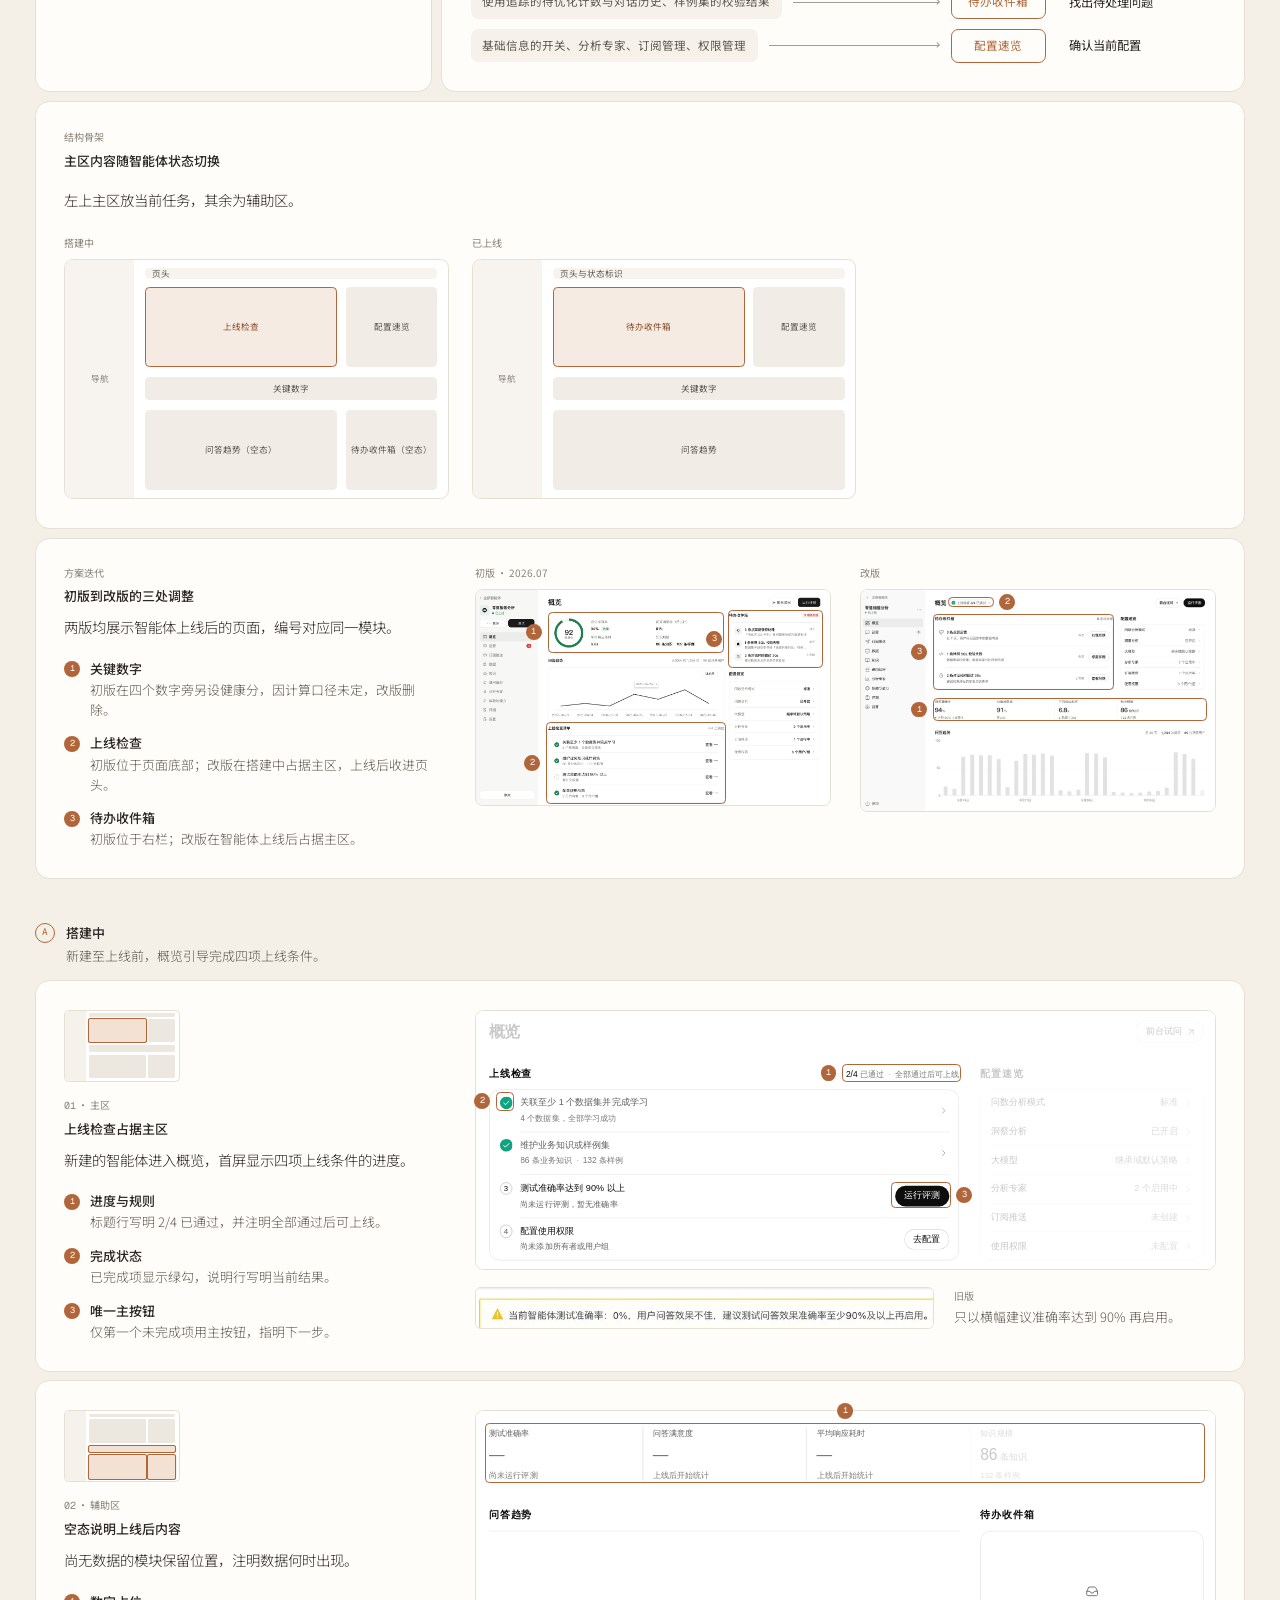
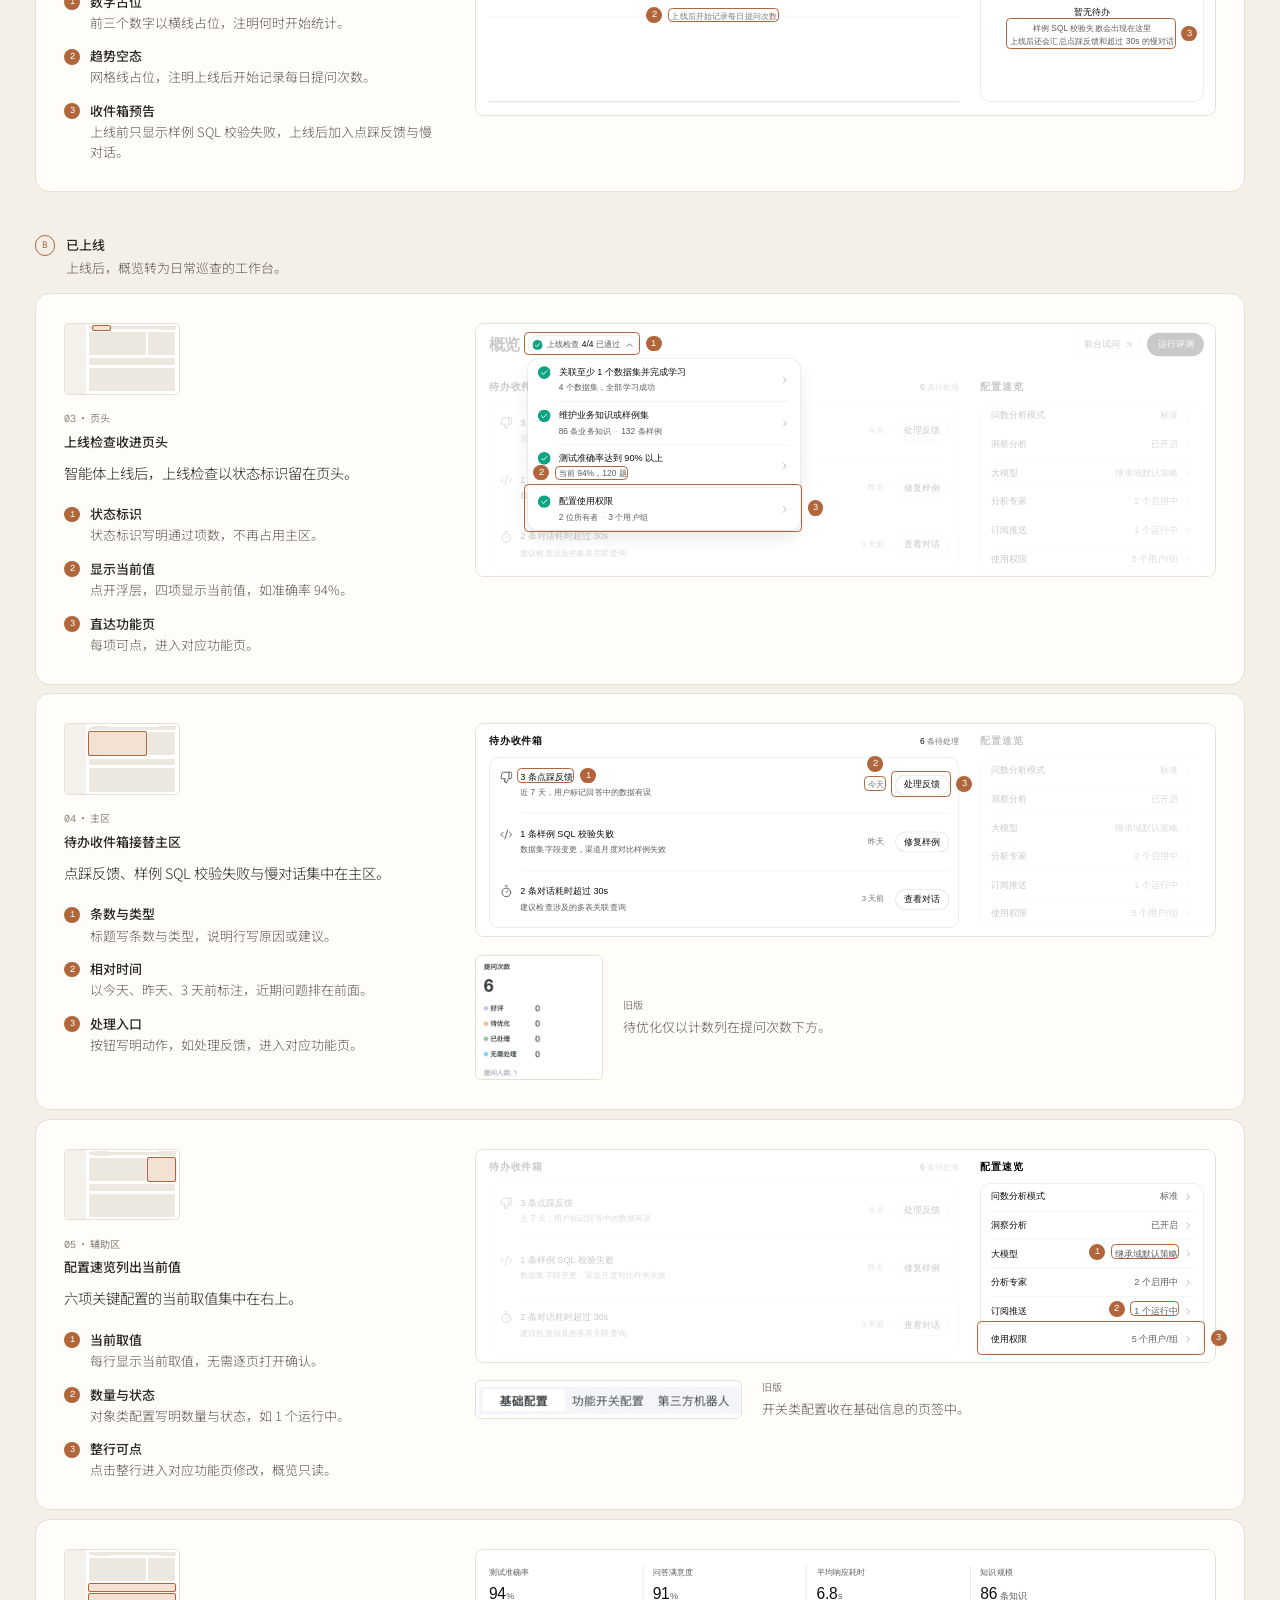
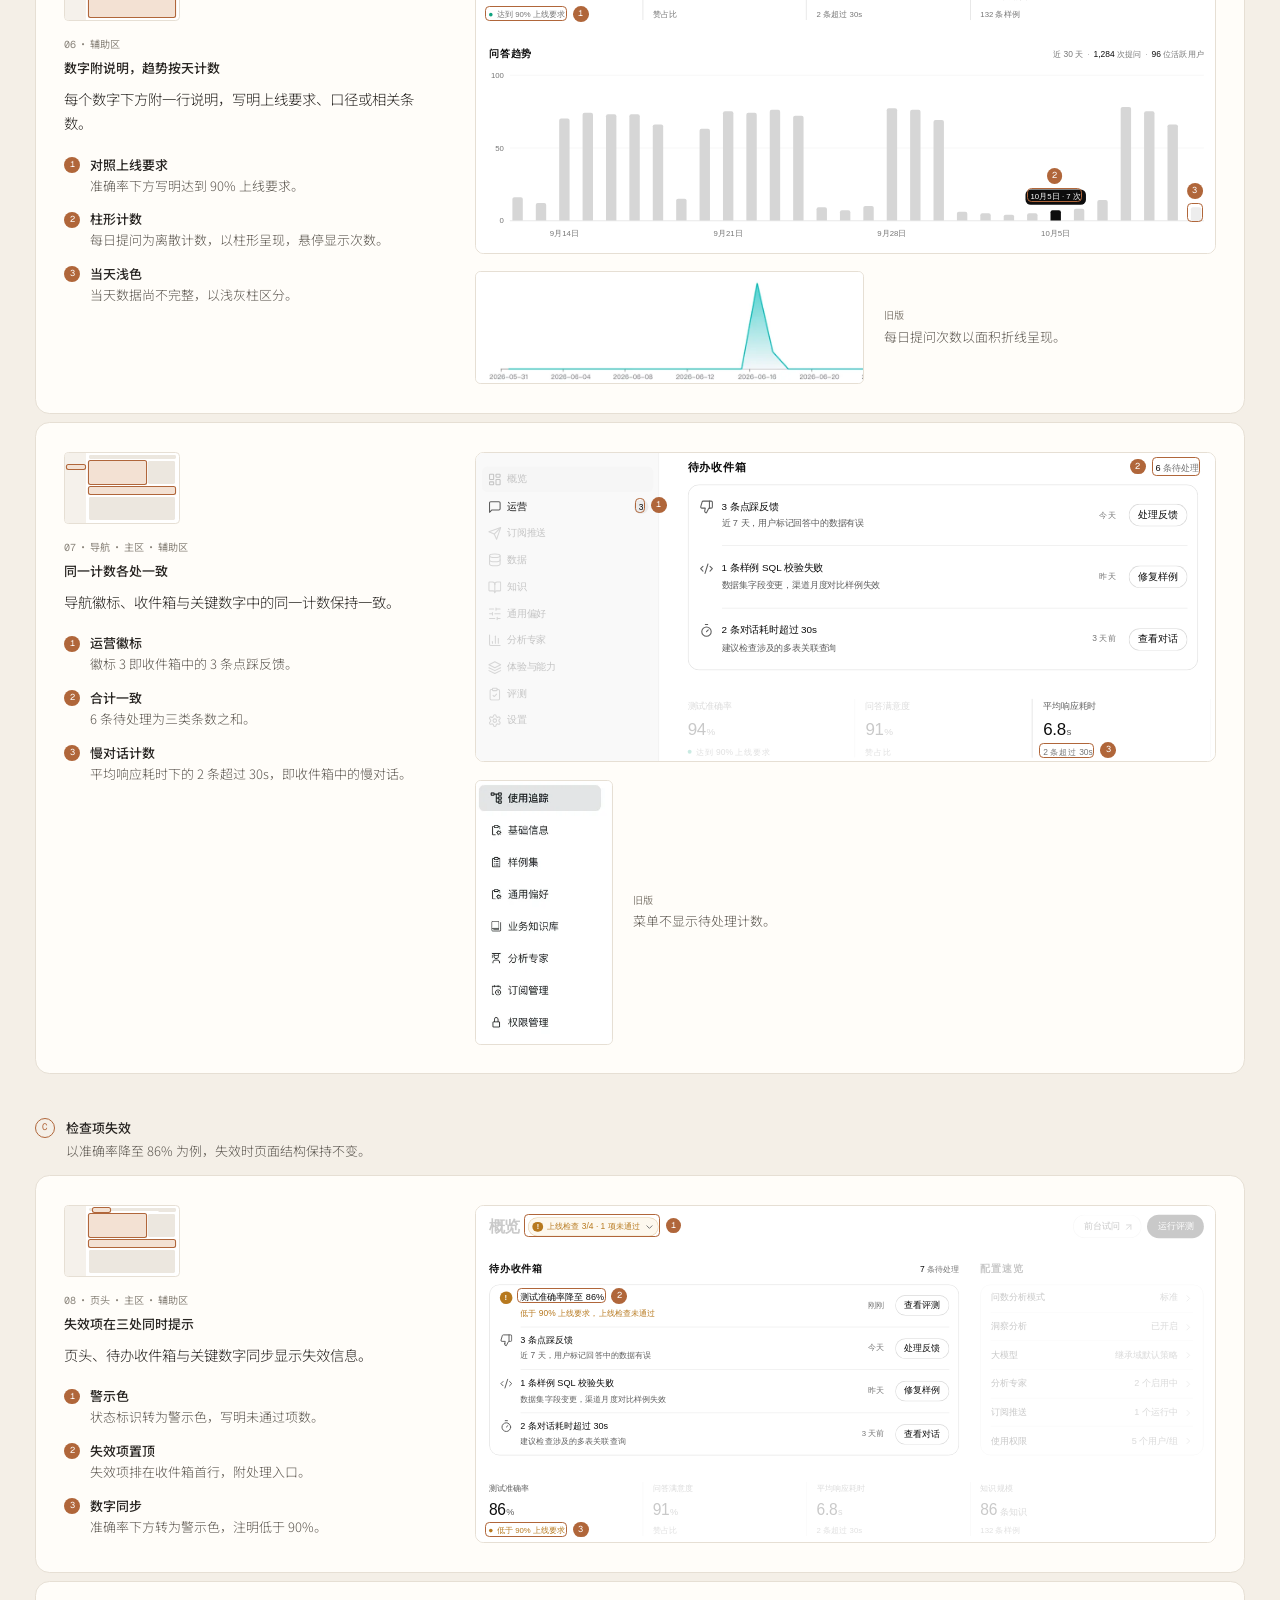
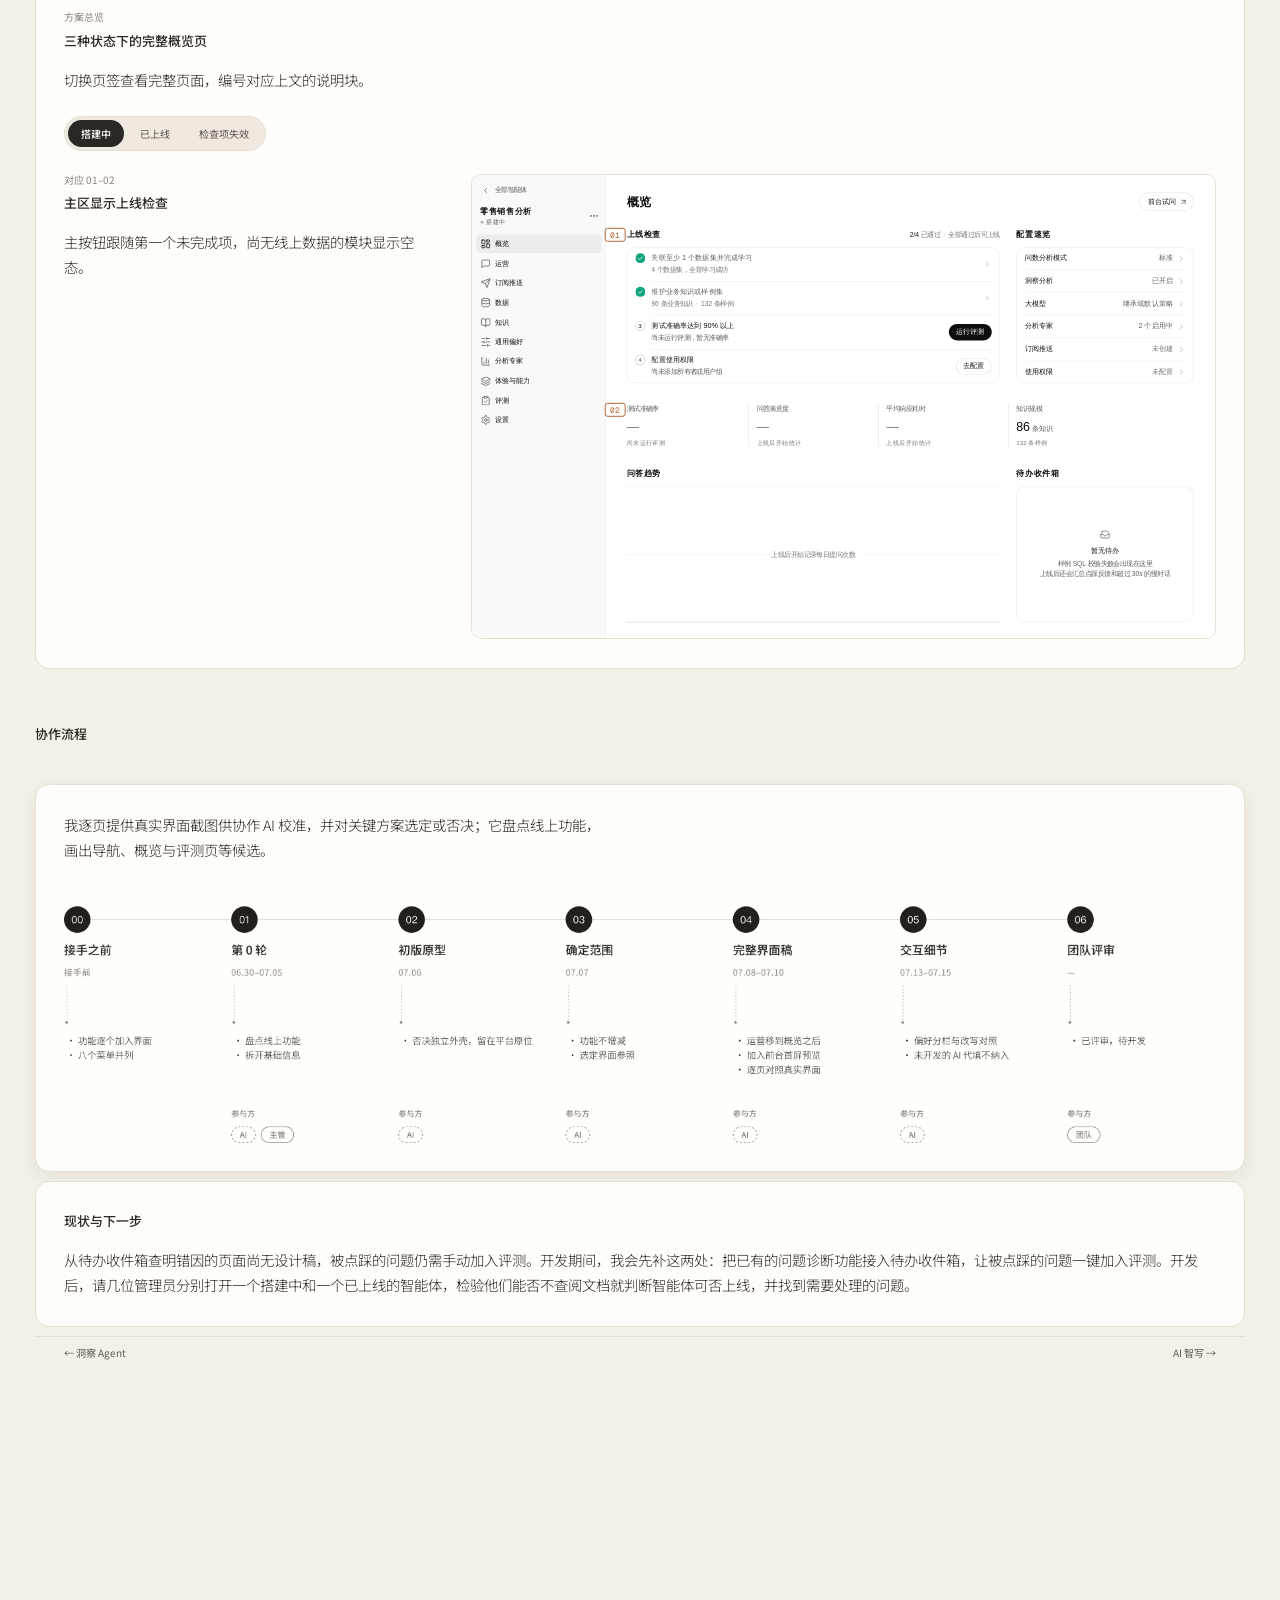
<file: work/chatbi-admin/index.html>
<!DOCTYPE html><html lang="zh-CN"> <head><meta charset="utf-8"><meta name="viewport" content="width=device-width, initial-scale=1"><link rel="icon" href="data:,"><title>ChatBI 管理后台 — 张宇岚</title><link rel="preconnect" href="https://fonts.googleapis.com"><link rel="preconnect" href="https://fonts.gstatic.com" crossorigin><link rel="stylesheet" href="https://fonts.googleapis.com/css2?family=Geist:wght@400&family=Geist+Mono:wght@400&family=Noto+Sans+SC:wght@300;400;500&display=swap"><!-- 设计稿按 1920 宽做；屏幕更窄时整页等比缩小（最小 0.72），字号、间距、图一起缩，比例和 Figma 一致 --><script>
      (function () {
        var r = document.documentElement;
        function fit() {
          var w = window.innerWidth;
          r.style.zoom = w >= 1100 ? String(Math.max(0.72, Math.min(1, w / 1920))) : '';
        }
        fit();
        window.addEventListener('resize', fit);
      })();
    </script><style>[data-bar]{scroll-margin-top:24px}.cbar{--cbar-bg: #2b2926;--cbar-fg: #f5f1ea;position:fixed;left:50%;bottom:24px;z-index:20;display:flex;gap:10px;transform:translate(-50%);font:15px/1 Geist Mono,ui-monospace,SF Mono,Menlo,monospace;letter-spacing:.08em}.cbar-pill{height:60px;border-radius:30px;background:var(--cbar-bg);border:1px solid rgba(255,255,255,.06);box-shadow:0 10px 30px #2a27242e;color:var(--cbar-fg)}.cbar-back{width:76px;display:grid;place-items:center;font-size:18px;color:var(--cbar-fg);text-decoration:none;transition:background-color .2s}.cbar-back:hover{background:#3a3733}.cbar-mid{position:relative;width:340px;overflow:hidden;perspective:900px;cursor:grab;touch-action:none}.cbar-mid.is-dragging,.cbar-mid.is-dragging *{cursor:grabbing}.cbar-drum{position:absolute;inset:0;transform-style:preserve-3d;pointer-events:none}.cbar-drum>*{position:absolute;left:50%;backface-visibility:hidden;will-change:transform,opacity;pointer-events:auto}.cbar-drum button{padding:0;border:0;background:none;font:inherit;letter-spacing:inherit;color:inherit;cursor:pointer}.cbar-drum .cbar-name{top:9px;padding:6px 2px;white-space:nowrap;color:#f5f1ea66;transition:color .3s}.cbar-drum .cbar-name:hover{color:#f5f1eacc}.cbar-drum .cbar-name.is-on{color:var(--cbar-fg);cursor:default}.cbar-tick{bottom:8px;width:8px;height:16px;display:flex;align-items:flex-end;justify-content:center}.cbar-tick:before{content:"";width:1px;height:4px;background:#f5f1ea40;transition:background-color .2s,height .25s}.cbar-tick.is-major:before{width:1.5px;height:8px;background:#f5f1ea59}.cbar-tick.is-lit:before{background:#f5f1eab3}.cbar-tick.is-major:hover:before{background:#f5f1eae6}.cbar-tick.is-on:before{height:11px;background:var(--cbar-fg)}.cbar-steps{display:flex;align-items:center;padding:0 10px}.cbar-steps button{width:44px;height:44px;border:0;border-radius:50%;background:none;color:var(--cbar-fg);font:inherit;font-size:18px;cursor:pointer;transition:background-color .2s,color .2s}.cbar-steps button:hover:not(:disabled){background:#3a3733}.cbar-steps button:disabled{color:#f5f1ea4d;cursor:default}.cbar a:focus-visible,.cbar button:focus-visible{outline:2px solid var(--cbar-fg);outline-offset:-4px}@media(max-width:719px){.cbar{bottom:16px;gap:6px;font-size:13px}.cbar-pill{height:52px;border-radius:26px}.cbar-back{width:56px}.cbar-mid{width:calc(100vw - 212px)}.cbar-drum .cbar-name{top:6px}.cbar-tick{bottom:6px}.cbar-steps{padding:0 6px}.cbar-steps button{width:44px}}@media(prefers-reduced-motion:reduce){.cbar-name,.cbar-tick:before{transition:none}}
</style>
<link rel="stylesheet" href="/_astro/chatbi-admin.CEOdHXsi.css"></head> <body> <main class="cs"> <!-- 页头接着首页的票：左边是票面标题，右边是票面日期，底下一排齿孔 --> <header class="cs-head"> <nav class="cs-nav" aria-label="案例"> <a class="cs-close" href="/" aria-label="关闭，返回全部案例"></a> </nav> <div class="cs-title"> <p class="cs-kicker">02 · 企业可控</p> <h1>ChatBI 管理后台</h1> <p class="cs-tagline">让管理员无需查阅文档即可判断智能体能否上线，并在上线后找到需要处理的问题</p> </div> <div class="cs-date"> <p class="cs-date-row" aria-label="2026 年 7 月"><span>07</span><i aria-hidden="true"></i><span>26</span></p> <p class="cs-tags">AI Agent · B 端 · 已评审</p> </div> <div class="cs-perf" aria-hidden="true"></div> </header> <!-- Row 1：背景 + 核心问题 --> <div class="row" data-bar="OVERVIEW"> <section class="tile"> <h2 class="tt"><img class="ic" src="/work/chatbi-admin/cs/ic-info.webp" width="40" height="40" alt="" loading="lazy">项目背景</h2> <p class="body mt24">本项目是 ChatBI 的智能体管理后台。管理员（懂业务、会写查询，常由业务小组长或数据分析师担任）在这里搭建和维护智能体，业务人员通过自然语言向智能体查询业务数据。每个智能体对应一个问数场景，单独交付与维护。</p> <dl class="meta"> <div><dt>类型</dt><dd>企业 Agent 配置管理</dd></div> <div><dt>角色</dt><dd>B 端体验设计师</dd></div> <div><dt>时间</dt><dd>2026.7</dd></div> <div><dt>工具</dt><dd>Figma · Codex · Claude</dd></div> <div><dt>状态</dt><dd>开发中</dd></div> </dl> </section> <section class="tile p41 snap"> <h2 class="tt tt-22"><img class="ic" src="/work/chatbi-admin/cs/ic-camera.webp" width="40" height="40" alt="" loading="lazy">项目快照</h2> <p class="eyebrow mt32">核心问题</p> <p class="q-snap mt12">管理员进入一个智能体后，只能在平铺的八项菜单之间自行判断它所处的阶段与下一步工作。如何让管理员不查阅文档即可判断智能体能否上线，并在上线后找到需要处理的问题？</p> </section> <section class="tile ov"> <h2 class="tt tt-ls"><img class="ic" src="/work/chatbi-admin/cs/ic-appwindow.webp" width="40" height="40" alt="" loading="lazy">改版后 · 概览</h2> <div class="ov-fig"><img src="/work/chatbi-admin/cs/overview-card.webp" width="1580" height="1000" alt="改版后的概览页（已上线）：标题旁为上线检查状态标识，主区为待办收件箱" loading="lazy"></div> </section> </div> <!-- Row 2：边界与目标 --> <div class="row" data-bar="CONTEXT"> <section class="tile p41 stage"> <h2 class="tt"><img class="ic" src="/work/chatbi-admin/cs/ic-chartline.webp" width="40" height="40" alt="" loading="lazy">产品阶段</h2> <img class="fig mt32" style="max-width:518px" src="/work/chatbi-admin/cs/stage-chart.webp" width="1036" height="500" alt="产品生命周期曲线：引入期、成长期、成熟期、衰退期，ChatBI 当前处于成熟期" loading="lazy"> <p class="body ls2 mt32">ChatBI 已进入成熟期，大量企业已在使用智能体，改版须兼顾已有客户。</p> </section> <section class="tile p41 s2 goals"> <h2 class="tt"><img class="ic" src="/work/chatbi-admin/cs/ic-target.webp" width="40" height="40" alt="" loading="lazy">项目目标</h2> <div class="goals-g mt32"> <div> <h3 class="lab-ls">产品的目标</h3> <p class="body ls2">建立智能体从搭建、验证到运行维护的完整管理流程，提高交付效率与问答质量。</p> </div> <div> <h3 class="lab-ls">我的思考</h3> <p class="body ls2">本期不增减智能体本身的能力，也不改动已有配置与数据，只调整界面的组织方式；需要新能力的部分，不在本期范围内。</p> </div> </div> <ol class="roles mt32"> <li class="role"><p class="rn">BI 平台</p><p class="rd">准备数据与权限</p></li> <li class="flow" aria-hidden="true"><span>接入</span></li> <li class="role on"><p class="rn">管理员</p><p class="rd">懂业务、会写查询，常由业务小组长或数据分析师担任</p></li> <li class="flow" aria-hidden="true"><span>启用</span></li> <li class="role"><p class="rn">业务人员</p><p class="rd">向已启用的智能体提问，点赞或点踩</p></li> </ol> </section> </div> <!-- 智能体的一生 --> <section class="tile p41" data-bar="ANALYSIS"> <h2 class="tt"><img class="ic" src="/work/chatbi-admin/cs/ic-arrows.webp" width="40" height="40" alt="" loading="lazy">智能体的一生</h2> <p class="body mt8" style="max-width:1000px">管理员的工作以上线为界分为两段：上线前反复补充知识并测试，直至准确率达标；上线后将答错的问题补入样例集或修正知识。流程中的两处判断，准确率是否达标与回答是否正确，分别落在上线前后。</p> <div class="life mt32"> <svg viewBox="0 0 1744 470" role="img" aria-label="智能体的一生：BI平台准备数据、配置权限；智能体管理中新建智能体、关联数据集，判断有无企业知识，有则添加知识（通用知识、业务知识、样例集）并经模型学习，再进行智能体测试；准确率低则回到添加知识，高则进入问数/洞察智能体的用户问答；回答正确则继续问答，不正确则查看运维日志，回到添加知识"> <defs><linearGradient id="fl" x1="0" x2="1"><stop offset="0" style="stop-color:var(--tile);stop-opacity:.85"></stop><stop offset="1" style="stop-color:var(--tile);stop-opacity:.25"></stop></linearGradient><linearGradient id="fr" x1="0" x2="1"><stop offset="0" style="stop-color:var(--tile);stop-opacity:.25"></stop><stop offset="1" style="stop-color:var(--tile);stop-opacity:.85"></stop></linearGradient><marker id="ah" viewBox="0 0 10 10" refX="9" refY="5" markerWidth="7" markerHeight="7" orient="auto-start-reverse"><path d="M1 1 9 5 1 9"></path></marker></defs> <g class="lane"><text x="165" y="44">BI平台</text><text x="870" y="44">智能体管理（管理员）</text><text x="1570" y="44">问数/洞察智能体（业务人员）</text></g> <path class="div" d="M345 20V465M1395 20V465"></path> <g class="ln"> <path d="M144 165H184"></path><path d="M304 165H370"></path><path d="M490 165H524"></path><path d="M652 165H700"></path> <path d="M820 165H880"></path><path d="M1020 165H1180"></path><path d="M1300 165H1440"></path><path d="M1570 165H1596"></path> <path d="M1660 123V85H1505V132"></path><path d="M1660 207V420H1370"></path><path d="M1230 420H1170"></path> <path d="M760 207V375H870"></path><path d="M990 290V205"></path><path d="M1240 207V340H1170"></path> </g> <g class="bx"> <rect x="24" y="135" width="120" height="60" rx="30"></rect><rect x="184" y="135" width="120" height="60" rx="8"></rect> <rect x="370" y="135" width="120" height="60" rx="8"></rect><path d="M536 135H668L652 195H520Z"></path> <path d="M700 165 760 123 820 165 760 207Z"></path><path d="M880 142 1020 126V205H880Z"></path> <path class="key" d="M1180 165 1240 123 1300 165 1240 207Z"></path><path d="M1440 142 1570 126V205H1440Z"></path> <path class="key" d="M1596 165 1660 123 1724 165 1660 207Z"></path><rect x="1230" y="392" width="140" height="56" rx="8"></rect> <rect class="grp" x="870" y="290" width="300" height="170" rx="4"></rect> <rect x="884" y="304" width="40" height="142" rx="4"></rect><rect x="1116" y="304" width="40" height="142" rx="4"></rect> <rect x="940" y="304" width="160" height="40" rx="4"></rect><rect x="940" y="355" width="160" height="40" rx="4"></rect><rect x="940" y="406" width="160" height="40" rx="4"></rect> </g> <g class="tx"> <text x="84" y="170">准备数据</text><text x="244" y="170">配置权限</text><text x="430" y="170">新建智能体</text><text x="594" y="170">关联数据集</text> <text x="760" y="170">企业知识</text><text x="950" y="172">智能体测试</text><text x="1240" y="170">准确率</text> <text x="1505" y="172">用户问答</text><text x="1660" y="170">是否正确</text><text x="1300" y="425">查看运维日志</text> <text x="1020" y="329">通用知识</text><text x="1020" y="380">业务知识</text><text x="1020" y="431">样例集</text> <text x="904" y="346">添</text><text x="904" y="366">加</text><text x="904" y="386">知</text><text x="904" y="406">识</text><text x="1136" y="346">模</text><text x="1136" y="366">型</text><text x="1136" y="386">学</text><text x="1136" y="406">习</text> </g> <g class="lb"> <text x="850" y="155">无</text><text x="1370" y="155">高</text><text x="772" y="300" class="l">有</text> <text x="1252" y="276" class="l">低</text><text x="1582" y="78">是</text><text x="1672" y="318" class="l">否</text> </g> <rect class="fade" x="0" y="0" width="345" height="470" fill="url(#fl)"></rect><rect class="fade" x="1395" y="0" width="349" height="470" fill="url(#fr)"></rect> </svg> </div> </section> <!-- 产品研究：低谷 → 竞品 → 转折 --> <section class="sec ev" data-bar="RESEARCH"> <div class="sec-head"><h2 class="tt">产品研究</h2></div> <section class="tile p41"> <div class="ev-split"> <div> <div class="bh"><p class="eyebrow">业务现状</p><h3 class="tt">功能平铺，两处判断均无集中提示</h3></div> <p class="body mt24">旧版八项功能平铺，没有首页。帮助文档要求准确率达到 90% 再上线，界面上只有顶部横幅提示准确率，数据学习、知识维护与权限配置三项检查没有提示。上线后，点踩、样例 SQL 校验失败与耗时超过 30s的对话分散在不同页面。不少管理员反馈经常找不到功能入口。</p> </div> <figure class="spot"><img class="fig" src="/work/chatbi-admin/cs/old-home.webp" width="2400" height="1206" alt="旧版智能体详情页：默认进入使用追踪，左侧八项菜单平铺，顶部黄色横幅提示准确率 0%" loading="lazy"><svg class="dim" viewBox="0 0 100 100" preserveAspectRatio="none" aria-hidden="true"><defs><mask id="m-old"><rect width="100" height="100" fill="#fff"></rect><rect x="4.8" y="20.7" width="9" height="36.5" rx=".5" fill="#000"></rect><rect x="4.75" y="13.4" width="94.6" height="4.2" rx=".5" fill="#000"></rect></mask></defs><rect class="veil" width="100" height="100" mask="url(#m-old)"></rect><rect class="hl" x="4.8" y="20.7" width="9" height="36.5" rx=".5"></rect><rect class="hl" x="4.75" y="13.4" width="94.6" height="4.2" rx=".5"></rect></svg></figure> </div> </section> <div class="row"> <section class="tile p41 s2"> <div class="bh"><p class="eyebrow">竞品表现</p><h3 class="tt">同类产品的概览</h3></div> <p class="body mt24 w760">扣子与火山引擎的智能体分析页以对话数、用户数与 Token 消耗等用量指标为主，用于监控使用情况，不提示智能体能否上线，也不汇总需要处理的回答。</p> <div class="cp-strip mt32"><figure><div class="cp-img"><img src="/work/chatbi-admin/cs/cp-coze.webp" width="1200" height="655" alt="扣子 智能体分析页" loading="lazy"></div><figcaption><b>扣子</b>智能体分析</figcaption></figure><figure><div class="cp-img"><img src="/work/chatbi-admin/cs/cp-volc.webp" width="1200" height="621" alt="火山引擎 DataAgent 审计 使用记录" loading="lazy"></div><figcaption><b>火山引擎 DataAgent</b>审计 · 使用记录</figcaption></figure></div> </section> <section class="tile p41 ev-q"> <p class="eyebrow">设计决策</p> <p class="q">进入一个智能体管理后台首页，概览首先应当告诉管理员什么？</p> <dl class="dec mt32"> <div><dt>对于配置前</dt><dd>设置配置引导，逐步完成配置，不必先读帮助文档。</dd></div> <div><dt>对于配置后</dt><dd>分散的 Agent 运行状态集中到一页，每项直达对应功能。</dd></div> </dl> </section> </div> </section> <!-- 概览设计：解 --> <section class="sec ev" data-bar="DESIGN"> <div class="sec-head"><h2 class="tt">概览设计</h2></div> <section class="tile p41"> <div class="bh"><p class="eyebrow">设计突破点</p><h3 class="tt">上线前后的两项任务</h3></div> <p class="body mt24 w760">上线前四项条件需同时可见，上线后三类问题需汇到一处。</p> <div class="role-line mt32"> <div class="rl-track" aria-hidden="true"><span>上线前（搭建中）</span><i></i><b>上线</b><i></i><span>上线后（已上线）</span></div> <div class="bp2"> <div class="bp-col"> <p class="rl-v">判断能否上线</p> <div class="bp-fig"> <ul class="bp-src"><li>关联至少 1 个数据集并完成学习</li><li>维护业务知识或样例集</li><li>测试准确率达到 90% 以上</li><li>配置使用权限</li></ul> <svg class="bp-ln" viewBox="0 0 56 212" preserveAspectRatio="none" aria-hidden="true"><path d="M0 22H18V190H0M0 78H18M0 134H18M18 106H56"></path></svg> <b class="bp-to">上线检查</b> </div> </div> <div class="bp-col"> <p class="rl-v">找出待处理问题</p> <div class="bp-fig"> <ul class="bp-src"><li>点踩反馈</li><li>样例 SQL 校验失败</li><li>慢对话（超过 30s）</li></ul> <svg class="bp-ln" viewBox="0 0 56 156" preserveAspectRatio="none" aria-hidden="true"><path d="M0 22H18V134H0M0 78H56"></path></svg> <b class="bp-to">待办收件箱</b> </div> </div> </div> </div> </section> <div class="row"> <section class="tile p41"> <div class="bh"><p class="eyebrow">信息重组</p><h3 class="tt">分散的状态汇总到概览</h3></div> <p class="body mt24">旧版状态分散在七个菜单页与横幅，改版汇总到概览三个模块。</p> </section> <section class="tile p41 s2 rm2-card"> <p class="body">将原本分散在不同页面的状态信息，按管理任务重组为概览中的三个模块。</p> <ul class="rm2"><li class="rm2-h" aria-hidden="true"><span>旧版位置</span><i></i><span>概览模块</span><span>作用</span></li><li><span class="o">顶部横幅的准确率、基础信息、样例集、业务知识库、权限管理</span><i aria-hidden="true"></i><b class="m">上线检查</b><span class="g">判断能否上线</span></li><li><span class="o">使用追踪的待优化计数与对话历史、样例集的校验结果</span><i aria-hidden="true"></i><b class="m">待办收件箱</b><span class="g">找出待处理问题</span></li><li><span class="o">基础信息的开关、分析专家、订阅管理、权限管理</span><i aria-hidden="true"></i><b class="m">配置速览</b><span class="g">确认当前配置</span></li></ul> </section> </div> <section class="tile p41"> <div class="bh"><p class="eyebrow">结构骨架</p><h3 class="tt">主区内容随智能体状态切换</h3></div> <p class="body mt24 w760">左上主区放当前任务，其余为辅助区。</p> <div class="wf2 mt32"> <figure><p class="wf-cap">搭建中</p><div class="wf"><div class="wf-b wf-nav" style="left:0;top:0;width:18.06%;height:100%"><span>导航</span></div><div class="wf-b wf-hd" style="left:20.83%;top:3.56%;width:76.39%;height:4.44%"><span>页头</span></div><div class="wf-b wf-main" style="left:20.83%;top:11.56%;width:50.28%;height:33.33%"><span>上线检查</span></div><div class="wf-b " style="left:73.33%;top:11.56%;width:23.89%;height:33.33%"><span>配置速览</span></div><div class="wf-b " style="left:20.83%;top:49.33%;width:76.39%;height:9.33%"><span>关键数字</span></div><div class="wf-b " style="left:20.83%;top:63.11%;width:50.28%;height:33.33%"><span>问答趋势（空态）</span></div><div class="wf-b " style="left:73.33%;top:63.11%;width:23.89%;height:33.33%"><span>待办收件箱（空态）</span></div></div></figure> <figure><p class="wf-cap">已上线</p><div class="wf"><div class="wf-b wf-nav" style="left:0;top:0;width:18.06%;height:100%"><span>导航</span></div><div class="wf-b wf-hd" style="left:20.83%;top:3.56%;width:76.39%;height:4.44%"><span>页头与状态标识</span></div><div class="wf-b wf-main" style="left:20.83%;top:11.56%;width:50.28%;height:33.33%"><span>待办收件箱</span></div><div class="wf-b " style="left:73.33%;top:11.56%;width:23.89%;height:33.33%"><span>配置速览</span></div><div class="wf-b " style="left:20.83%;top:49.33%;width:76.39%;height:9.33%"><span>关键数字</span></div><div class="wf-b " style="left:20.83%;top:63.11%;width:76.39%;height:33.33%"><span>问答趋势</span></div></div></figure> </div> </section> <section class="tile p41 beat"> <div class="bt-side"> <p class="eyebrow">方案迭代</p> <h3 class="tt mt8">初版到改版的三处调整</h3> <p class="bt-lead">两版均展示智能体上线后的页面，编号对应同一模块。</p> <ol class="bt-notes"> <li><span class="pin-n">1</span><div><b>关键数字</b><span>初版在四个数字旁另设健康分，因计算口径未定，改版删除。</span></div></li> <li><span class="pin-n">2</span><div><b>上线检查</b><span>初版位于页面底部；改版在搭建中占据主区，上线后收进页头。</span></div></li> <li><span class="pin-n">3</span><div><b>待办收件箱</b><span>初版位于右栏；改版在智能体上线后占据主区。</span></div></li> </ol> </div> <div class="iter-figs"> <figure><p class="eyebrow">初版 · 2026.07</p><div class="iter-img"><img src="/work/chatbi-admin/cs/overview-full.webp" width="2638" height="1600" alt="初版概览页：左上为健康分圆环与四个指标，下方为问答趋势与上线检查清单，右栏为待办收件箱与配置速览" loading="lazy"><span class="pin on" data-at="l" style="left:20.4%;top:10.5%;width:49.7%;height:19%"><i class="pin-box"></i><b class="pin-n">1</b></span><span class="pin on" data-at="l" style="left:19.9%;top:61.2%;width:50.6%;height:38.2%"><i class="pin-box"></i><b class="pin-n">2</b></span><span class="pin on" data-at="l" style="left:71.1%;top:9.6%;width:26.6%;height:27%"><i class="pin-box"></i><b class="pin-n">3</b></span></div></figure> <figure><p class="eyebrow">改版</p><div class="iter-img"><img src="/work/chatbi-admin/cs/overview-live.webp" width="2160" height="1350" alt="改版概览页（已上线）：上线检查收进标题旁的状态标识，待办收件箱占据左上主区，测试准确率为第一个关键数字" loading="lazy"><span class="pin on" data-at="l" style="left:20.5%;top:48.8%;width:77%;height:10.4%"><i class="pin-box"></i><b class="pin-n">1</b></span><span class="pin on" data-at="r" style="left:24.7%;top:3.7%;width:12.9%;height:4.2%"><i class="pin-box"></i><b class="pin-n">2</b></span><span class="pin on" data-at="l" style="left:20.5%;top:11.0%;width:50.9%;height:34.4%"><i class="pin-box"></i><b class="pin-n">3</b></span></div></figure> </div> </section>  <div class="ch-head"> <span class="ch-k">A</span> <div><h3 class="tt">搭建中</h3><p class="ch-l">新建至上线前，概览引导完成四项上线条件。</p></div> </div> <section class="tile p41 beat"> <div class="bt-side"> <div class="mm" role="img" aria-label="所在位置：主区"> <i class="mm-nav"></i> <i class style="left:20.83%;top:3.56%;width:76.39%;height:4.44%"></i><i class="on" style="left:20.83%;top:11.56%;width:50.28%;height:33.33%"></i><i class style="left:73.33%;top:11.56%;width:23.89%;height:33.33%"></i><i class style="left:20.83%;top:49.33%;width:76.39%;height:9.33%"></i><i class style="left:20.83%;top:63.11%;width:50.28%;height:33.33%"></i><i class style="left:73.33%;top:63.11%;width:23.89%;height:33.33%"></i> </div> <p class="eyebrow mt24"><span class="k">01</span> · 主区</p> <h3 class="tt mt8">上线检查占据主区</h3> <p class="bt-lead">新建的智能体进入概览，首屏显示四项上线条件的进度。</p> <ol class="bt-notes"> <li><span class="pin-n">1</span><div><b>进度与规则</b><span>标题行写明 2/4 已通过，并注明全部通过后可上线。</span></div></li><li><span class="pin-n">2</span><div><b>完成状态</b><span>已完成项显示绿勾，说明行写明当前结果。</span></div></li><li><span class="pin-n">3</span><div><b>唯一主按钮</b><span>仅第一个未完成项用主按钮，指明下一步。</span></div></li> </ol> </div> <div class="bt-main"> <div class="bt-views"> <div class="bt-ui" role="img" aria-label="概览界面放大图：上线检查占据主区" style="aspect-ratio:1140/400;--cx:280;--cy:20;--cw:1140" data-crop="280,20,1140,400"> <div class="bt-frame"><iframe src="/work/chatbi-admin/overview-mock.html?state=draft&#38;focus=checklist" title="概览界面：上线检查占据主区" width="1440" height="900" loading="lazy" tabindex="-1" aria-hidden="true"></iframe></div> <div class="bt-pins" aria-hidden="true"> <span class="pin" data-sel=".m-checklist .meta" data-at="l"><i class="pin-box"></i><b class="pin-n">1</b></span><span class="pin" data-sel=".m-checklist .row:nth-child(1) .ok-mark" data-at="l"><i class="pin-box"></i><b class="pin-n">2</b></span><span class="pin" data-sel=".m-checklist .row:nth-child(3) .btn" data-at="r"><i class="pin-box"></i><b class="pin-n">3</b></span> </div> </div> </div> <figure class="bt-old"> <div class="oc" style="aspect-ratio:742/68;width:min(62%,668px)"> <img src="/work/chatbi-admin/cs/old-home.webp" alt="" loading="lazy" style="width:323.45013477088946%;left:-14.555256064690028%;top:-220.58823529411765%"> </div> <figcaption><span class="eyebrow">旧版</span><p>只以横幅建议准确率达到 90% 再启用。</p></figcaption> </figure> </div> </section><section class="tile p41 beat"> <div class="bt-side"> <div class="mm" role="img" aria-label="所在位置：辅助区"> <i class="mm-nav"></i> <i class style="left:20.83%;top:3.56%;width:76.39%;height:4.44%"></i><i class style="left:20.83%;top:11.56%;width:50.28%;height:33.33%"></i><i class style="left:73.33%;top:11.56%;width:23.89%;height:33.33%"></i><i class="on" style="left:20.83%;top:49.33%;width:76.39%;height:9.33%"></i><i class="on" style="left:20.83%;top:63.11%;width:50.28%;height:33.33%"></i><i class="on" style="left:73.33%;top:63.11%;width:23.89%;height:33.33%"></i> </div> <p class="eyebrow mt24"><span class="k">02</span> · 辅助区</p> <h3 class="tt mt8">空态说明上线后内容</h3> <p class="bt-lead">尚无数据的模块保留位置，注明数据何时出现。</p> <ol class="bt-notes"> <li><span class="pin-n">1</span><div><b>数字占位</b><span>前三个数字以横线占位，注明何时开始统计。</span></div></li><li><span class="pin-n">2</span><div><b>趋势空态</b><span>网格线占位，注明上线后开始记录每日提问次数。</span></div></li><li><span class="pin-n">3</span><div><b>收件箱预告</b><span>上线前只显示样例 SQL 校验失败，上线后加入点踩反馈与慢对话。</span></div></li> </ol> </div> <div class="bt-main"> <div class="bt-views"> <div class="bt-ui" role="img" aria-label="概览界面放大图：空态说明上线后内容" style="aspect-ratio:1140/470;--cx:280;--cy:420;--cw:1140" data-crop="280,420,1140,470"> <div class="bt-frame"><iframe src="/work/chatbi-admin/overview-mock.html?state=draft&#38;focus=empty" title="概览界面：空态说明上线后内容" width="1440" height="900" loading="lazy" tabindex="-1" aria-hidden="true"></iframe></div> <div class="bt-pins" aria-hidden="true"> <span class="pin" data-sel=".m-metrics" data-at="t"><i class="pin-box"></i><b class="pin-n">1</b></span><span class="pin" data-sel=".m-trend .wait span" data-at="l"><i class="pin-box"></i><b class="pin-n">2</b></span><span class="pin" data-sel=".m-inbox .empty .desc" data-at="r"><i class="pin-box"></i><b class="pin-n">3</b></span> </div> </div> </div>  </div> </section> <div class="ch-head"> <span class="ch-k">B</span> <div><h3 class="tt">已上线</h3><p class="ch-l">上线后，概览转为日常巡查的工作台。</p></div> </div> <section class="tile p41 beat"> <div class="bt-side"> <div class="mm" role="img" aria-label="所在位置：页头"> <i class="mm-nav"></i> <i class style="left:20.83%;top:3.56%;width:76.39%;height:4.44%"></i><i class style="left:82%;top:2.6%;width:16%;height:6.4%"></i><i class="on" style="left:24.5%;top:2.6%;width:15%;height:6.4%"></i><i class style="left:20.83%;top:11.56%;width:50.28%;height:33.33%"></i><i class style="left:73.33%;top:11.56%;width:23.89%;height:33.33%"></i><i class style="left:20.83%;top:49.33%;width:76.39%;height:9.33%"></i><i class style="left:20.83%;top:63.11%;width:76.39%;height:33.33%"></i><i class="mm-x" style="left:1.5%;top:17.6%;width:15.5%;height:5.4%"></i><i class="mm-x" style="left:1.5%;top:92.6%;width:15.5%;height:5.4%"></i> </div> <p class="eyebrow mt24"><span class="k">03</span> · 页头</p> <h3 class="tt mt8">上线检查收进页头</h3> <p class="bt-lead">智能体上线后，上线检查以状态标识留在页头。</p> <ol class="bt-notes"> <li><span class="pin-n">1</span><div><b>状态标识</b><span>状态标识写明通过项数，不再占用主区。</span></div></li><li><span class="pin-n">2</span><div><b>显示当前值</b><span>点开浮层，四项显示当前值，如准确率 94%。</span></div></li><li><span class="pin-n">3</span><div><b>直达功能页</b><span>每项可点，进入对应功能页。</span></div></li> </ol> </div> <div class="bt-main"> <div class="bt-views"> <div class="bt-ui" role="img" aria-label="概览界面放大图：上线检查收进页头" style="aspect-ratio:1140/392;--cx:280;--cy:20;--cw:1140" data-crop="280,20,1140,392"> <div class="bt-frame"><iframe src="/work/chatbi-admin/overview-mock.html?state=live&#38;focus=checklist&#38;ck=open" title="概览界面：上线检查收进页头" width="1440" height="900" loading="lazy" tabindex="-1" aria-hidden="true"></iframe></div> <div class="bt-pins" aria-hidden="true"> <span class="pin" data-sel=".pill" data-at="r"><i class="pin-box"></i><b class="pin-n">1</b></span><span class="pin" data-sel=".pop .row:nth-child(3) .desc" data-at="l"><i class="pin-box"></i><b class="pin-n">2</b></span><span class="pin" data-sel=".pop .row:nth-child(4)" data-at="r"><i class="pin-box"></i><b class="pin-n">3</b></span> </div> </div> </div>  </div> </section><section class="tile p41 beat"> <div class="bt-side"> <div class="mm" role="img" aria-label="所在位置：主区"> <i class="mm-nav"></i> <i class style="left:20.83%;top:3.56%;width:76.39%;height:4.44%"></i><i class style="left:82%;top:2.6%;width:16%;height:6.4%"></i><i class style="left:24.5%;top:2.6%;width:15%;height:6.4%"></i><i class="on" style="left:20.83%;top:11.56%;width:50.28%;height:33.33%"></i><i class style="left:73.33%;top:11.56%;width:23.89%;height:33.33%"></i><i class style="left:20.83%;top:49.33%;width:76.39%;height:9.33%"></i><i class style="left:20.83%;top:63.11%;width:76.39%;height:33.33%"></i><i class="mm-x" style="left:1.5%;top:17.6%;width:15.5%;height:5.4%"></i><i class="mm-x" style="left:1.5%;top:92.6%;width:15.5%;height:5.4%"></i> </div> <p class="eyebrow mt24"><span class="k">04</span> · 主区</p> <h3 class="tt mt8">待办收件箱接替主区</h3> <p class="bt-lead">点踩反馈、样例 SQL 校验失败与慢对话集中在主区。</p> <ol class="bt-notes"> <li><span class="pin-n">1</span><div><b>条数与类型</b><span>标题写条数与类型，说明行写原因或建议。</span></div></li><li><span class="pin-n">2</span><div><b>相对时间</b><span>以今天、昨天、3 天前标注，近期问题排在前面。</span></div></li><li><span class="pin-n">3</span><div><b>处理入口</b><span>按钮写明动作，如处理反馈，进入对应功能页。</span></div></li> </ol> </div> <div class="bt-main"> <div class="bt-views"> <div class="bt-ui" role="img" aria-label="概览界面放大图：待办收件箱接替主区" style="aspect-ratio:1140/330;--cx:280;--cy:90;--cw:1140" data-crop="280,90,1140,330"> <div class="bt-frame"><iframe src="/work/chatbi-admin/overview-mock.html?state=live&#38;focus=inbox" title="概览界面：待办收件箱接替主区" width="1440" height="900" loading="lazy" tabindex="-1" aria-hidden="true"></iframe></div> <div class="bt-pins" aria-hidden="true"> <span class="pin" data-sel=".inbox .row:nth-child(2) .ttl" data-at="r"><i class="pin-box"></i><b class="pin-n">1</b></span><span class="pin" data-sel=".inbox .row:nth-child(2) .when" data-at="t"><i class="pin-box"></i><b class="pin-n">2</b></span><span class="pin" data-sel=".inbox .row:nth-child(2) .btn" data-at="r"><i class="pin-box"></i><b class="pin-n">3</b></span> </div> </div> </div> <figure class="bt-old"> <div class="oc" style="aspect-ratio:296/290;width:min(62%,178px)"> <img src="/work/chatbi-admin/cs/old-home.webp" alt="" loading="lazy" style="width:810.8108108108108%;left:-127.02702702702702%;top:-110.34482758620689%"> </div> <figcaption><span class="eyebrow">旧版</span><p>待优化仅以计数列在提问次数下方。</p></figcaption> </figure> </div> </section><section class="tile p41 beat"> <div class="bt-side"> <div class="mm" role="img" aria-label="所在位置：辅助区"> <i class="mm-nav"></i> <i class style="left:20.83%;top:3.56%;width:76.39%;height:4.44%"></i><i class style="left:82%;top:2.6%;width:16%;height:6.4%"></i><i class style="left:24.5%;top:2.6%;width:15%;height:6.4%"></i><i class style="left:20.83%;top:11.56%;width:50.28%;height:33.33%"></i><i class="on" style="left:73.33%;top:11.56%;width:23.89%;height:33.33%"></i><i class style="left:20.83%;top:49.33%;width:76.39%;height:9.33%"></i><i class style="left:20.83%;top:63.11%;width:76.39%;height:33.33%"></i><i class="mm-x" style="left:1.5%;top:17.6%;width:15.5%;height:5.4%"></i><i class="mm-x" style="left:1.5%;top:92.6%;width:15.5%;height:5.4%"></i> </div> <p class="eyebrow mt24"><span class="k">05</span> · 辅助区</p> <h3 class="tt mt8">配置速览列出当前值</h3> <p class="bt-lead">六项关键配置的当前取值集中在右上。</p> <ol class="bt-notes"> <li><span class="pin-n">1</span><div><b>当前取值</b><span>每行显示当前取值，无需逐页打开确认。</span></div></li><li><span class="pin-n">2</span><div><b>数量与状态</b><span>对象类配置写明数量与状态，如 1 个运行中。</span></div></li><li><span class="pin-n">3</span><div><b>整行可点</b><span>点击整行进入对应功能页修改，概览只读。</span></div></li> </ol> </div> <div class="bt-main"> <div class="bt-views"> <div class="bt-ui" role="img" aria-label="概览界面放大图：配置速览列出当前值" style="aspect-ratio:1140/330;--cx:280;--cy:90;--cw:1140" data-crop="280,90,1140,330"> <div class="bt-frame"><iframe src="/work/chatbi-admin/overview-mock.html?state=live&#38;focus=config" title="概览界面：配置速览列出当前值" width="1440" height="900" loading="lazy" tabindex="-1" aria-hidden="true"></iframe></div> <div class="bt-pins" aria-hidden="true"> <span class="pin" data-sel=".cfg .row:nth-child(3) .cfg-v" data-at="l"><i class="pin-box"></i><b class="pin-n">1</b></span><span class="pin" data-sel=".cfg .row:nth-child(5) .cfg-v.live-only" data-at="l"><i class="pin-box"></i><b class="pin-n">2</b></span><span class="pin" data-sel=".cfg .row:nth-child(6)" data-at="r"><i class="pin-box"></i><b class="pin-n">3</b></span> </div> </div> </div> <figure class="bt-old"> <div class="oc" style="aspect-ratio:412/60;width:min(62%,371px)"> <img src="/work/chatbi-admin/cs/old-b.webp" alt="" loading="lazy" style="width:418.4466019417476%;left:-68.93203883495146%;top:-20%"> </div> <figcaption><span class="eyebrow">旧版</span><p>开关类配置收在基础信息的页签中。</p></figcaption> </figure> </div> </section><section class="tile p41 beat"> <div class="bt-side"> <div class="mm" role="img" aria-label="所在位置：辅助区"> <i class="mm-nav"></i> <i class style="left:20.83%;top:3.56%;width:76.39%;height:4.44%"></i><i class style="left:82%;top:2.6%;width:16%;height:6.4%"></i><i class style="left:24.5%;top:2.6%;width:15%;height:6.4%"></i><i class style="left:20.83%;top:11.56%;width:50.28%;height:33.33%"></i><i class style="left:73.33%;top:11.56%;width:23.89%;height:33.33%"></i><i class="on" style="left:20.83%;top:49.33%;width:76.39%;height:9.33%"></i><i class="on" style="left:20.83%;top:63.11%;width:76.39%;height:33.33%"></i><i class="mm-x" style="left:1.5%;top:17.6%;width:15.5%;height:5.4%"></i><i class="mm-x" style="left:1.5%;top:92.6%;width:15.5%;height:5.4%"></i> </div> <p class="eyebrow mt24"><span class="k">06</span> · 辅助区</p> <h3 class="tt mt8">数字附说明，趋势按天计数</h3> <p class="bt-lead">每个数字下方附一行说明，写明上线要求、口径或相关条数。</p> <ol class="bt-notes"> <li><span class="pin-n">1</span><div><b>对照上线要求</b><span>准确率下方写明达到 90% 上线要求。</span></div></li><li><span class="pin-n">2</span><div><b>柱形计数</b><span>每日提问为离散计数，以柱形呈现，悬停显示次数。</span></div></li><li><span class="pin-n">3</span><div><b>当天浅色</b><span>当天数据尚不完整，以浅灰柱区分。</span></div></li> </ol> </div> <div class="bt-main"> <div class="bt-views"> <div class="bt-ui" role="img" aria-label="概览界面放大图：数字附说明，趋势按天计数" style="aspect-ratio:1140/470;--cx:280;--cy:420;--cw:1140" data-crop="280,420,1140,470"> <div class="bt-frame"><iframe src="/work/chatbi-admin/overview-mock.html?state=live&#38;focus=metrics%20trend&#38;tip=23" title="概览界面：数字附说明，趋势按天计数" width="1440" height="900" loading="lazy" tabindex="-1" aria-hidden="true"></iframe></div> <div class="bt-pins" aria-hidden="true"> <span class="pin" data-sel=".kpi[data-f~=acc] .kpi-c.ok-only" data-at="r"><i class="pin-box"></i><b class="pin-n">1</b></span><span class="pin" data-sel=".tip" data-at="t"><i class="pin-box"></i><b class="pin-n">2</b></span><span class="pin" data-sel=".bars path.today" data-at="t"><i class="pin-box"></i><b class="pin-n">3</b></span> </div> </div> </div> <figure class="bt-old"> <div class="oc" style="aspect-ratio:900/260;width:min(62%,540px)"> <img src="/work/chatbi-admin/cs/old-home.webp" alt="" loading="lazy" style="width:266.66666666666663%;left:-73.33333333333333%;top:-126.92307692307692%"> </div> <figcaption><span class="eyebrow">旧版</span><p>每日提问次数以面积折线呈现。</p></figcaption> </figure> </div> </section><section class="tile p41 beat"> <div class="bt-side"> <div class="mm" role="img" aria-label="所在位置：导航 · 主区 · 辅助区"> <i class="mm-nav"></i> <i class style="left:20.83%;top:3.56%;width:76.39%;height:4.44%"></i><i class style="left:82%;top:2.6%;width:16%;height:6.4%"></i><i class style="left:24.5%;top:2.6%;width:15%;height:6.4%"></i><i class="on" style="left:20.83%;top:11.56%;width:50.28%;height:33.33%"></i><i class style="left:73.33%;top:11.56%;width:23.89%;height:33.33%"></i><i class="on" style="left:20.83%;top:49.33%;width:76.39%;height:9.33%"></i><i class style="left:20.83%;top:63.11%;width:76.39%;height:33.33%"></i><i class="on" style="left:1.5%;top:17.6%;width:15.5%;height:5.4%"></i><i class="mm-x" style="left:1.5%;top:92.6%;width:15.5%;height:5.4%"></i> </div> <p class="eyebrow mt24"><span class="k">07</span> · 导航 · 主区 · 辅助区</p> <h3 class="tt mt8">同一计数各处一致</h3> <p class="bt-lead">导航徽标、收件箱与关键数字中的同一计数保持一致。</p> <ol class="bt-notes"> <li><span class="pin-n">1</span><div><b>运营徽标</b><span>徽标 3 即收件箱中的 3 条点踩反馈。</span></div></li><li><span class="pin-n">2</span><div><b>合计一致</b><span>6 条待处理为三类条数之和。</span></div></li><li><span class="pin-n">3</span><div><b>慢对话计数</b><span>平均响应耗时下的 2 条超过 30s，即收件箱中的慢对话。</span></div></li> </ol> </div> <div class="bt-main"> <div class="bt-views"> <div class="bt-ui" role="img" aria-label="概览界面放大图：同一计数各处一致" style="aspect-ratio:1050/440;--cx:0;--cy:96;--cw:1050" data-crop="0,96,1050,440"> <div class="bt-frame"><iframe src="/work/chatbi-admin/overview-mock.html?state=live&#38;focus=ops%20inbox%20lat" title="概览界面：同一计数各处一致" width="1440" height="900" loading="lazy" tabindex="-1" aria-hidden="true"></iframe></div> <div class="bt-pins" aria-hidden="true"> <span class="pin" data-sel=".nav-item[data-f~=ops] .badge" data-at="r"><i class="pin-box"></i><b class="pin-n">1</b></span><span class="pin" data-sel=".m-inbox .meta" data-at="l"><i class="pin-box"></i><b class="pin-n">2</b></span><span class="pin" data-sel=".kpi[data-f~=lat] .kpi-c.live-only" data-at="r"><i class="pin-box"></i><b class="pin-n">3</b></span> </div> </div> </div> <figure class="bt-old"> <div class="oc" style="aspect-ratio:240/460;width:min(62%,192px)"> <img src="/work/chatbi-admin/cs/old-home.webp" alt="" loading="lazy" style="width:1000%;left:-45.83333333333333%;top:-52.17391304347826%"> </div> <figcaption><span class="eyebrow">旧版</span><p>菜单不显示待处理计数。</p></figcaption> </figure> </div> </section> <div class="ch-head"> <span class="ch-k">C</span> <div><h3 class="tt">检查项失效</h3><p class="ch-l">以准确率降至 86% 为例，失效时页面结构保持不变。</p></div> </div> <section class="tile p41 beat"> <div class="bt-side"> <div class="mm" role="img" aria-label="所在位置：页头 · 主区 · 辅助区"> <i class="mm-nav"></i> <i class style="left:20.83%;top:3.56%;width:76.39%;height:4.44%"></i><i class style="left:82%;top:2.6%;width:16%;height:6.4%"></i><i class="on" style="left:24.5%;top:2.6%;width:15%;height:6.4%"></i><i class="on" style="left:20.83%;top:11.56%;width:50.28%;height:33.33%"></i><i class style="left:73.33%;top:11.56%;width:23.89%;height:33.33%"></i><i class="on" style="left:20.83%;top:49.33%;width:76.39%;height:9.33%"></i><i class style="left:20.83%;top:63.11%;width:76.39%;height:33.33%"></i><i class="mm-x" style="left:1.5%;top:17.6%;width:15.5%;height:5.4%"></i><i class="mm-x" style="left:1.5%;top:92.6%;width:15.5%;height:5.4%"></i> </div> <p class="eyebrow mt24"><span class="k">08</span> · 页头 · 主区 · 辅助区</p> <h3 class="tt mt8">失效项在三处同时提示</h3> <p class="bt-lead">页头、待办收件箱与关键数字同步显示失效信息。</p> <ol class="bt-notes"> <li><span class="pin-n">1</span><div><b>警示色</b><span>状态标识转为警示色，写明未通过项数。</span></div></li><li><span class="pin-n">2</span><div><b>失效项置顶</b><span>失效项排在收件箱首行，附处理入口。</span></div></li><li><span class="pin-n">3</span><div><b>数字同步</b><span>准确率下方转为警示色，注明低于 90%。</span></div></li> </ol> </div> <div class="bt-main"> <div class="bt-views"> <div class="bt-ui" role="img" aria-label="概览界面放大图：失效项在三处同时提示" style="aspect-ratio:1140/520;--cx:280;--cy:20;--cw:1140" data-crop="280,20,1140,520"> <div class="bt-frame"><iframe src="/work/chatbi-admin/overview-mock.html?state=live&#38;focus=checklist%20inbox%20acc&#38;alert=1" title="概览界面：失效项在三处同时提示" width="1440" height="900" loading="lazy" tabindex="-1" aria-hidden="true"></iframe></div> <div class="bt-pins" aria-hidden="true"> <span class="pin" data-sel=".pill" data-at="r"><i class="pin-box"></i><b class="pin-n">1</b></span><span class="pin" data-sel=".inbox .row.alert-only .ttl" data-at="r"><i class="pin-box"></i><b class="pin-n">2</b></span><span class="pin" data-sel=".kpi[data-f~=acc] .kpi-c.alert-only" data-at="r"><i class="pin-box"></i><b class="pin-n">3</b></span> </div> </div> </div>  </div> </section> <section class="tile p41"> <div class="bh"><p class="eyebrow">方案总览</p><h3 class="tt">三种状态下的完整概览页</h3></div> <p class="body mt24 w760">切换页签查看完整页面，编号对应上文的说明块。</p> <div class="seg seg-home mt32" role="tablist" aria-label="概览状态"> <button type="button" role="tab" id="ht-s1" aria-controls="hp-s1" aria-selected="true" data-state="draft" data-tag="draft">搭建中</button> <button type="button" role="tab" id="ht-s2" aria-controls="hp-s2" aria-selected="false" tabindex="-1" data-state="live" data-tag="live">已上线</button> <button type="button" role="tab" id="ht-s3" aria-controls="hp-s3" aria-selected="false" tabindex="-1" data-state="live" data-tag="alert" data-alert="1">检查项失效</button> </div> <div class="hp2 mt32"> <div class="hp-txts"> <div class="hp-txt" role="tabpanel" tabindex="0" id="hp-s1" aria-labelledby="ht-s1"><p class="eyebrow">对应 01–02</p><h3 class="tt mt8">主区显示上线检查</h3><p class="body mt24">主按钮跟随第一个未完成项，尚无线上数据的模块显示空态。</p></div> <div class="hp-txt" role="tabpanel" tabindex="0" id="hp-s2" aria-labelledby="ht-s2" hidden><p class="eyebrow">对应 03–07</p><h3 class="tt mt8">主区显示待办收件箱</h3><p class="body mt24">上线检查收进页头，待办收件箱汇总三类待处理问题。</p></div> <div class="hp-txt" role="tabpanel" tabindex="0" id="hp-s3" aria-labelledby="ht-s3" hidden><p class="eyebrow">对应 08</p><h3 class="tt mt8">主区首行显示失效项</h3><p class="body mt24">状态标识、收件箱首行与准确率说明同时出现警示。</p></div> </div> <div class="ovm" aria-label="改版后的概览页界面"> <span class="ix" data-for="draft" style="left:19.3%;top:12.89%">01</span><span class="ix" data-for="draft" style="left:19.3%;top:50.67%">02</span><span class="ix" data-for="live" style="left:25.8%;top:1.9%">03</span><span class="ix" data-for="live" style="left:19.3%;top:12.89%">04</span><span class="ix" data-for="live" style="left:79.5%;top:12.89%">05</span><span class="ix" data-for="live" style="left:19.3%;top:50.67%">06</span><span class="ix" data-for="live" style="left:14.3%;top:19.1%">07</span><span class="ix" data-for="alert" style="left:25.8%;top:1.9%">08</span> <iframe src="/work/chatbi-admin/overview-mock.html" title="改版后的概览页" width="1440" height="900" loading="lazy" tabindex="-1"></iframe> </div> </div> </section> </section> <!-- 协作流程 --> <section class="sec" data-bar="COLLAB"> <div class="sec-head"><h2 class="tt">协作流程</h2></div> <div class="tile shadow"> <p class="body" style="max-width:760px">我逐页提供真实界面截图供协作 AI 校准，并对关键方案选定或否决；它盘点线上功能，画出导航、概览与评测页等候选。</p> <img class="fig mt24" style="max-width:1744px" src="/work/chatbi-admin/cs/collab-flow.webp" width="3488" height="798" alt="协作流程时间线：00 接手之前、01 第 0 轮、02 初版原型、03 确定范围、04 完整界面稿、05 交互细节、06 团队评审，各节点列出日期、要点与参与方" loading="lazy"> </div> </section> <!-- 现状与下一步 --> <section class="tile p41" data-bar="NEXT"> <h2 class="tt">现状与下一步</h2> <p class="body mt24 w760">从待办收件箱查明错因的页面尚无设计稿，被点踩的问题仍需手动加入评测。开发期间，我会先补这两处：把已有的问题诊断功能接入待办收件箱，让被点踩的问题一键加入评测。开发后，请几位管理员分别打开一个搭建中和一个已上线的智能体，检验他们能否不查阅文档就判断智能体可否上线，并找到需要处理的问题。</p> </section> <nav class="cs-ft" aria-label="其他案例"> <a href="/work/insight-agent-mobile/">← 洞察 Agent</a> <a href="/work/ai-report-composer/">AI 智写 →</a> </nav> </main>  <script type="module">document.querySelectorAll('[role="tablist"]').forEach(t=>{const e=Array.from(t.querySelectorAll('[role="tab"]')),u=(o,s=!1)=>{e.forEach(r=>{const n=r===o;r.setAttribute("aria-selected",String(n)),r.tabIndex=n?0:-1;const l=document.getElementById(r.getAttribute("aria-controls")??"");l&&(l.hidden=!n)}),s&&o.focus()};e.forEach((o,s)=>{o.addEventListener("click",()=>u(o)),o.addEventListener("keydown",r=>{const n={ArrowRight:1,ArrowLeft:-1,Home:-s,End:e.length-1-s};r.key in n&&(r.preventDefault(),u(e[(s+n[r.key]+e.length)%e.length],!0))})})});document.querySelectorAll(".bt-ui").forEach(t=>{const[e,u,o,s]=(t.dataset.crop??"").split(",").map(Number);new ResizeObserver(()=>t.style.setProperty("--s",String(t.clientWidth/o))).observe(t);const r=t.querySelector("iframe"),n=()=>{const l=r?.contentDocument;l&&t.querySelectorAll(".pin").forEach(a=>{const d=l.querySelector(a.dataset.sel??"");let c=d?.getBoundingClientRect();if(d&&!d.children.length&&d.textContent?.trim()&&!d.matches(".btn")){const f=l.createRange();f.selectNodeContents(d),c=f.getBoundingClientRect()}const m=4;!c||!c.width||(a.style.left=(c.left-m-e)/o*100+"%",a.style.top=(c.top-m-u)/s*100+"%",a.style.width=(c.width+m*2)/o*100+"%",a.style.height=(c.height+m*2)/s*100+"%",a.classList.add("on"))})};r?.addEventListener("load",()=>setTimeout(n,250)),r?.contentDocument?.readyState==="complete"&&setTimeout(n,250)});const i=document.querySelector(".ovm"),y=i?.querySelector("iframe");if(i&&y){new ResizeObserver(()=>i.style.setProperty("--ovs",String(i.clientWidth/1440))).observe(i);const t=()=>{const e=document.querySelector('.seg-home [aria-selected="true"]');if(!e)return;i.dataset.focus=e.dataset.tag??"",y.contentWindow?.setView?.({state:e.dataset.state,alert:!!e.dataset.alert})};y.addEventListener("load",t),document.querySelectorAll('.seg-home [role="tab"]').forEach(e=>e.addEventListener("click",()=>requestAnimationFrame(t))),document.querySelector(".seg-home")?.addEventListener("keydown",()=>requestAnimationFrame(t)),t()}</script> <nav class="cbar" aria-label="章节导航"> <a class="cbar-pill cbar-back" href="/" aria-label="返回全部案例">←</a> <div class="cbar-pill cbar-mid"> <div class="cbar-drum"></div> </div> <div class="cbar-pill cbar-steps"> <button type="button" class="cbar-up" aria-label="上一章">↑</button> <button type="button" class="cbar-down" aria-label="下一章">↓</button> </div> </nav>  <script type="module">const p=document.querySelector(".cbar"),c=[...document.querySelectorAll("[data-bar]")],l=p.querySelector(".cbar-mid"),B=p.querySelector(".cbar-drum"),$=p.querySelector(".cbar-up"),j=p.querySelector(".cbar-down"),C=matchMedia("(prefers-reduced-motion: reduce)").matches,A=9,D=36,v=(t,e,r={})=>B.appendChild(Object.assign(document.createElement(t),{className:e,...r})),b=c.map(t=>v("button","cbar-name",{type:"button",textContent:t.dataset.bar,ariaLabel:`跳到 ${t.dataset.bar}`})),M=[],E=[];c.forEach((t,e)=>{const r=v("button","cbar-tick is-major",{type:"button",ariaLabel:`第 ${e+1} 章：${t.dataset.bar}`});if(M.push(r),E.push({el:r,at:e}),e!==c.length-1)for(let n=1;n<=A;n++)E.push({el:v("i","cbar-tick"),at:e+n/(A+1)})});let o=[],h=140;const x=t=>{const e=Math.max(0,Math.min(Math.floor(t),o.length-1)),r=o[e+1]??o[e];return o[e]+(r-o[e])*(t-e)};function T(){const t=b.map(e=>e.offsetWidth);o=t.map((e,r)=>0);for(let e=1;e<t.length;e++)o[e]=o[e-1]+(t[e-1]+t[e])/2+D;h=l.clientWidth*.42}function S(t,e,r){const n=(e-x(r))/h,i=Math.abs(n)>1.43;t.style.visibility=i?"hidden":"",!i&&(t.style.transform=`translateX(-50%) translateZ(${-h}px) rotateY(${n}rad) translateZ(${h}px)`,t.style.opacity=String(Math.pow(Math.cos(n),1.6)))}let d=0,s=0,g=-1,L=0;function F(){b.forEach((t,e)=>S(t,o[e],s));for(const t of E)S(t.el,x(t.at),s),t.el.classList.toggle("is-lit",t.at<=s+1e-6)}function H(){s+=(d-s)*.18,Math.abs(d-s)<.001&&(s=d),F(),L=s===d?0:requestAnimationFrame(H)}function R(t=!1){const e=innerHeight*.35,r=c.map(u=>u.getBoundingClientRect().top);let n=0;r.forEach((u,m)=>{u<=e&&(n=m)});const i=innerHeight+scrollY>=document.documentElement.scrollHeight-2;i&&(n=c.length-1);const f=r[n+1];if(d=i?n:n+(f===void 0?0:Math.min(1,Math.max(0,(e-r[n])/(f-r[n])))),C||t||a?.moved?(s=d,F()):L||(L=requestAnimationFrame(H)),!(n===g&&!t)){g=n;for(const u of[b,M])u.forEach((m,w)=>{m.classList.toggle("is-on",w===n),w===n?m.setAttribute("aria-current","true"):m.removeAttribute("aria-current")});$.disabled=n===0,j.disabled=n===c.length-1}}const k=t=>c[t]?.scrollIntoView({behavior:C?"auto":"smooth"}),q=()=>{T(),R(!0)},W=t=>{for(let e=0;e<o.length-1;e++)if(t<=o[e+1])return Math.max(0,e+(t-o[e])/(o[e+1]-o[e]));return o.length-1},X=t=>{const e=f=>f.getBoundingClientRect().top+scrollY,r=Math.floor(t),n=e(c[r]),i=c[r+1]?e(c[r+1]):n;return n-innerHeight*.35+(t-r)*(i-n)};let a=null,y=!1;l.addEventListener("pointerdown",t=>{t.button===0&&(a={x:t.clientX,arc:x(s),zoom:l.getBoundingClientRect().width/l.offsetWidth,moved:!1})});addEventListener("pointermove",t=>{if(!a)return;const e=(t.clientX-a.x)/a.zoom;if(!a.moved){if(Math.abs(e)<4)return;a.moved=!0,l.classList.add("is-dragging")}scrollTo(0,X(W(a.arc-e)))});const z=()=>{a&&(y=a.moved,a=null,l.classList.remove("is-dragging"),setTimeout(()=>y=!1))};addEventListener("pointerup",z);addEventListener("pointercancel",z);l.addEventListener("click",t=>{y&&(t.stopPropagation(),t.preventDefault())},!0);[b,M].forEach(t=>t.forEach((e,r)=>e.addEventListener("click",()=>k(r))));$.addEventListener("click",()=>k(g-1));j.addEventListener("click",()=>k(g+1));addEventListener("scroll",()=>R(),{passive:!0});addEventListener("resize",q);document.fonts.ready.then(q);q();</script> </body></html>
</file>
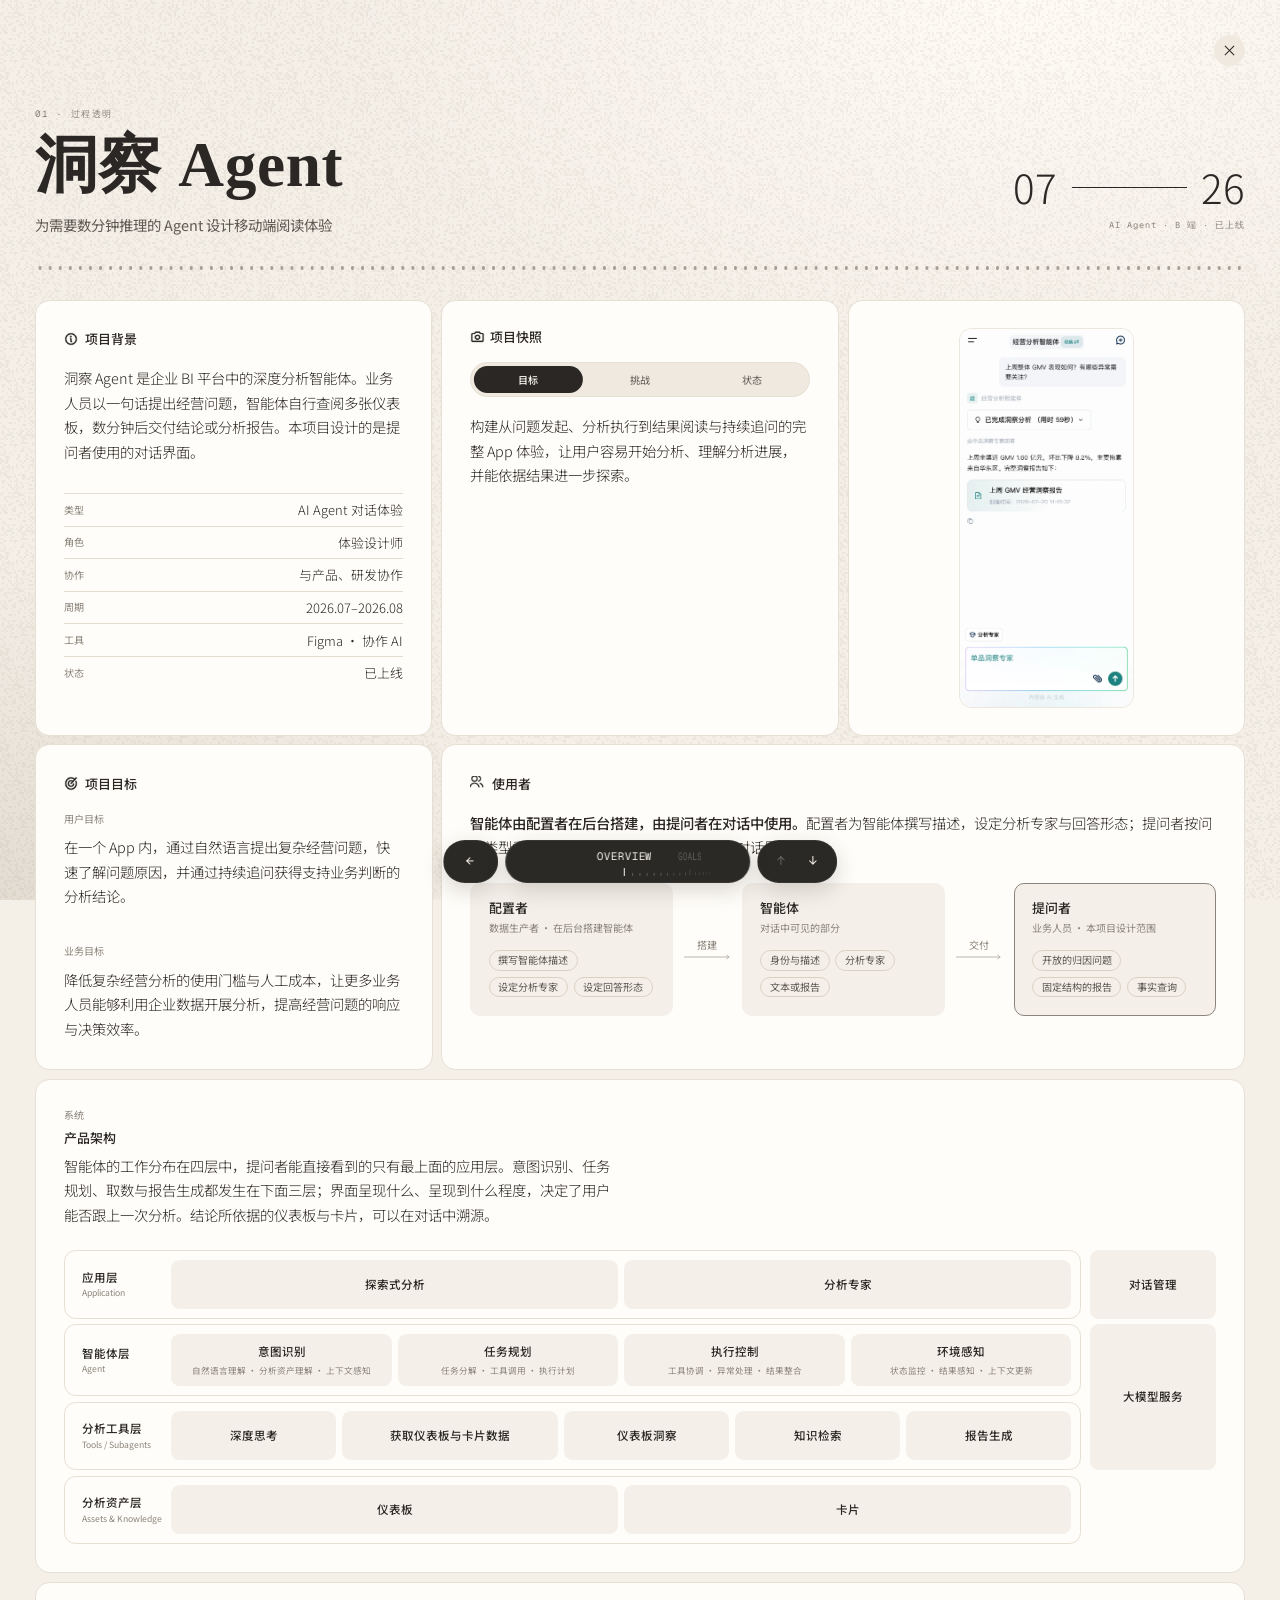
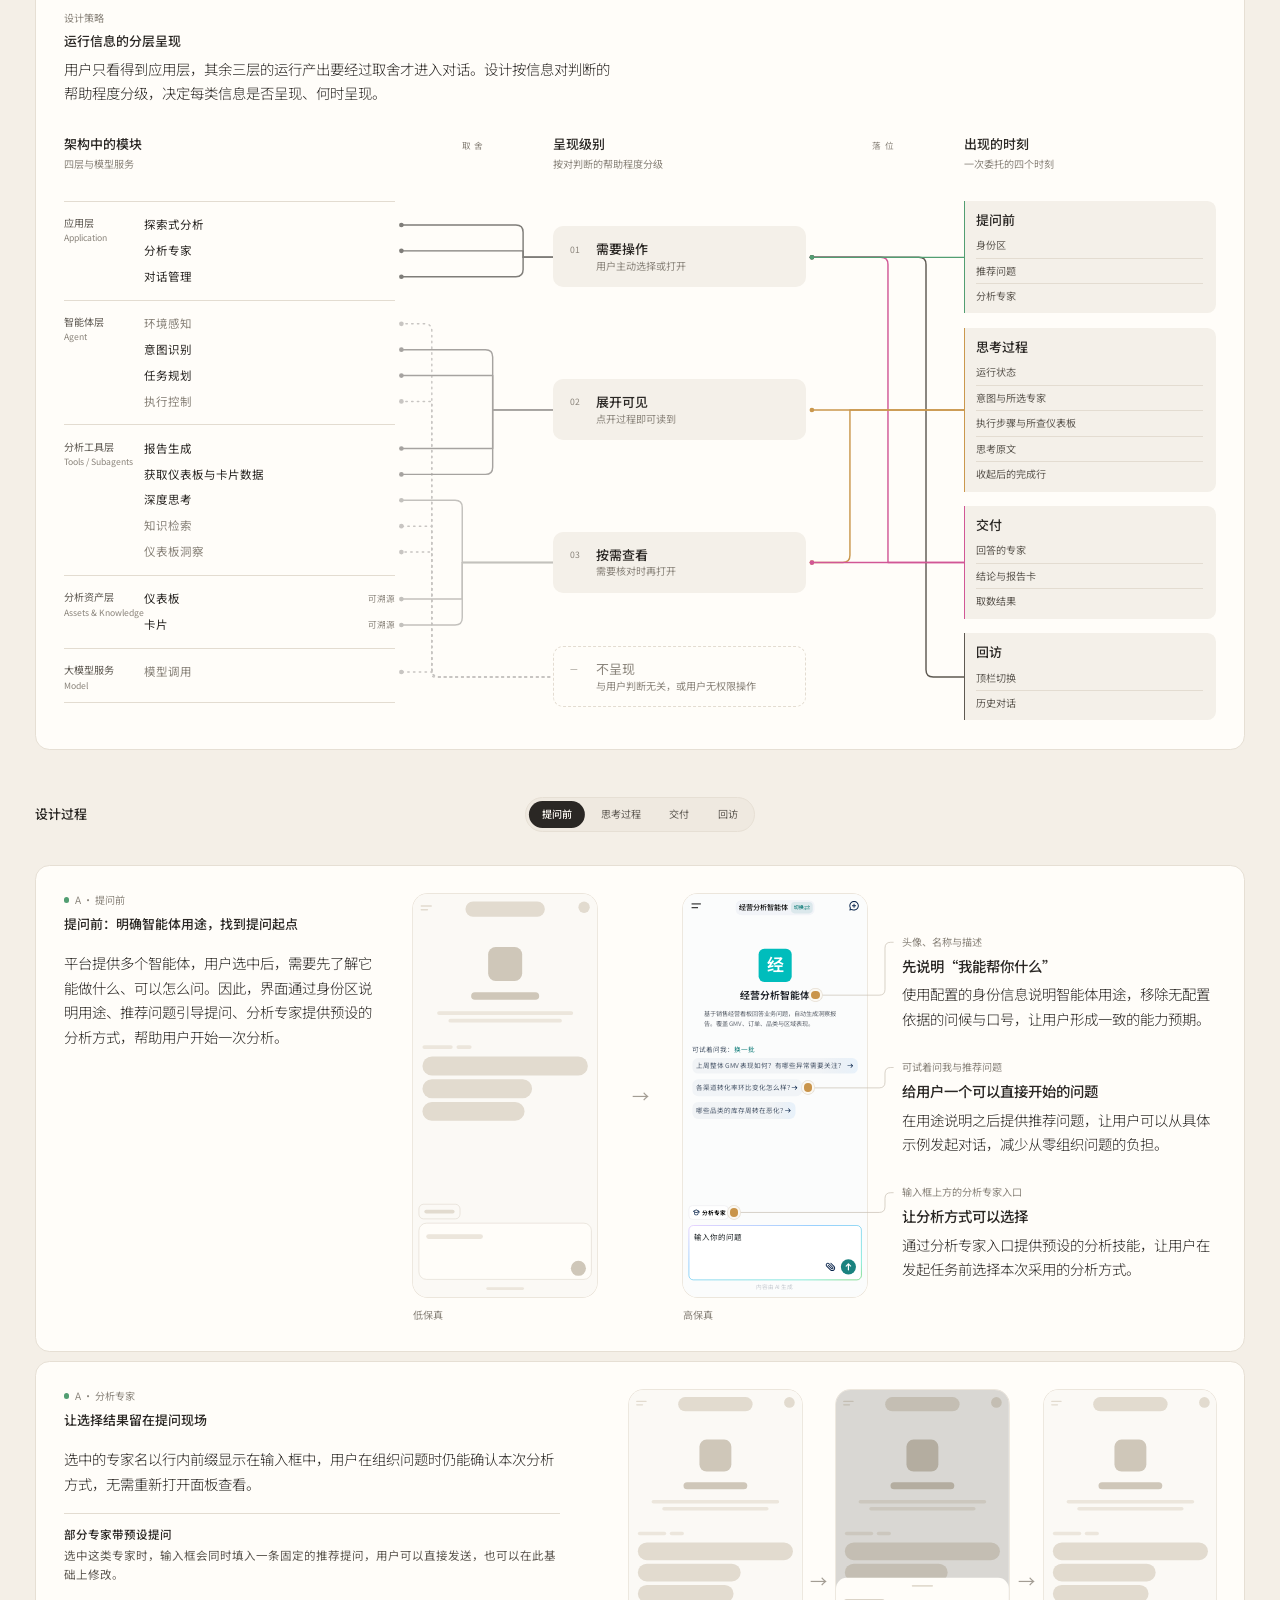
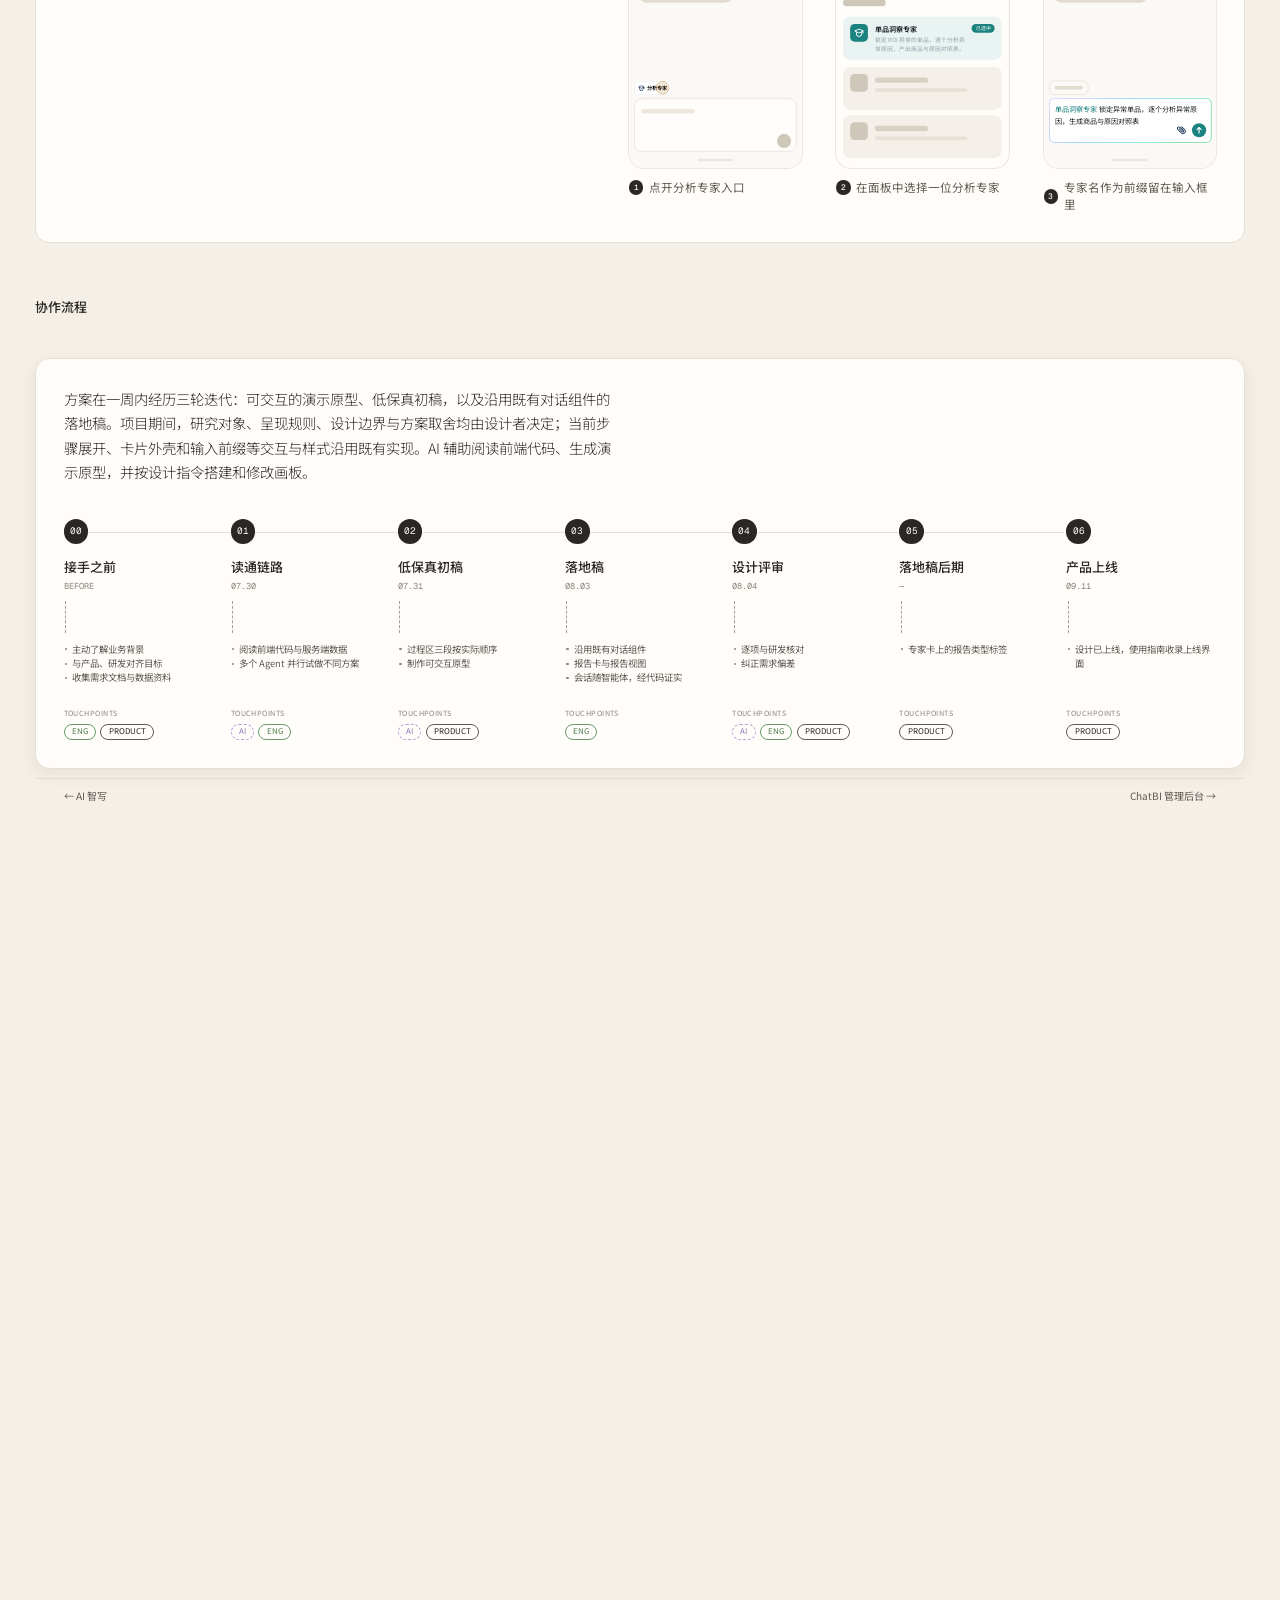
<file: work/insight-agent-mobile/index.html>
<!DOCTYPE html><html lang="zh-CN"> <head><meta charset="utf-8"><meta name="viewport" content="width=device-width, initial-scale=1"><title>洞察 Agent — 张宇岚</title><link rel="icon" href="data:,"><link rel="preconnect" href="https://fonts.googleapis.com"><link rel="preconnect" href="https://fonts.gstatic.com" crossorigin><link href="https://fonts.googleapis.com/css2?family=Noto+Sans+SC:wght@300;400;500&family=Geist+Mono&family=Inter:wght@400&display=swap" rel="stylesheet"><!-- 设计稿按 1920 宽做；屏幕更窄时整页等比缩小（最小 0.72），字号、间距、图一起缩，比例和 Figma 一致 --><script>
      (function () {
        var r = document.documentElement;
        function fit() {
          var w = window.innerWidth;
          r.style.zoom = w >= 1100 ? String(Math.max(0.72, Math.min(1, w / 1920))) : '';
        }
        fit();
        window.addEventListener('resize', fit);
      })();
    </script><style>[data-bar]{scroll-margin-top:24px}.cbar{--cbar-bg: #2b2926;--cbar-fg: #f5f1ea;position:fixed;left:50%;bottom:24px;z-index:20;display:flex;gap:10px;transform:translate(-50%);font:15px/1 Geist Mono,ui-monospace,SF Mono,Menlo,monospace;letter-spacing:.08em}.cbar-pill{height:60px;border-radius:30px;background:var(--cbar-bg);border:1px solid rgba(255,255,255,.06);box-shadow:0 10px 30px #2a27242e;color:var(--cbar-fg)}.cbar-back{width:76px;display:grid;place-items:center;font-size:18px;color:var(--cbar-fg);text-decoration:none;transition:background-color .2s}.cbar-back:hover{background:#3a3733}.cbar-mid{position:relative;width:340px;overflow:hidden;perspective:900px;cursor:grab;touch-action:none}.cbar-mid.is-dragging,.cbar-mid.is-dragging *{cursor:grabbing}.cbar-drum{position:absolute;inset:0;transform-style:preserve-3d;pointer-events:none}.cbar-drum>*{position:absolute;left:50%;backface-visibility:hidden;will-change:transform,opacity;pointer-events:auto}.cbar-drum button{padding:0;border:0;background:none;font:inherit;letter-spacing:inherit;color:inherit;cursor:pointer}.cbar-drum .cbar-name{top:9px;padding:6px 2px;white-space:nowrap;color:#f5f1ea66;transition:color .3s}.cbar-drum .cbar-name:hover{color:#f5f1eacc}.cbar-drum .cbar-name.is-on{color:var(--cbar-fg);cursor:default}.cbar-tick{bottom:8px;width:8px;height:16px;display:flex;align-items:flex-end;justify-content:center}.cbar-tick:before{content:"";width:1px;height:4px;background:#f5f1ea40;transition:background-color .2s,height .25s}.cbar-tick.is-major:before{width:1.5px;height:8px;background:#f5f1ea59}.cbar-tick.is-lit:before{background:#f5f1eab3}.cbar-tick.is-major:hover:before{background:#f5f1eae6}.cbar-tick.is-on:before{height:11px;background:var(--cbar-fg)}.cbar-steps{display:flex;align-items:center;padding:0 10px}.cbar-steps button{width:44px;height:44px;border:0;border-radius:50%;background:none;color:var(--cbar-fg);font:inherit;font-size:18px;cursor:pointer;transition:background-color .2s,color .2s}.cbar-steps button:hover:not(:disabled){background:#3a3733}.cbar-steps button:disabled{color:#f5f1ea4d;cursor:default}.cbar a:focus-visible,.cbar button:focus-visible{outline:2px solid var(--cbar-fg);outline-offset:-4px}@media(max-width:719px){.cbar{bottom:16px;gap:6px;font-size:13px}.cbar-pill{height:52px;border-radius:26px}.cbar-back{width:56px}.cbar-mid{width:calc(100vw - 212px)}.cbar-drum .cbar-name{top:6px}.cbar-tick{bottom:6px}.cbar-steps{padding:0 6px}.cbar-steps button{width:44px}}@media(prefers-reduced-motion:reduce){.cbar-name,.cbar-tick:before{transition:none}}
</style>
<link rel="stylesheet" href="/_astro/insight-agent-mobile.CsVh-6YC.css"></head> <body> <div class="page"> <!-- 页头接着首页的票：左边是票面标题，右边是票面日期，底下一排齿孔 --> <header class="cs-head"> <nav class="cs-nav" aria-label="案例"> <a class="cs-close" href="/" aria-label="关闭，返回全部案例"></a> </nav> <div class="cs-title"> <p class="cs-kicker">01 · 过程透明</p> <h1>洞察 Agent</h1> <p class="cs-tagline">为需要数分钟推理的 Agent 设计移动端阅读体验</p> </div> <div class="cs-date"> <p class="cs-date-row" aria-label="2026 年 7 月"><span>07</span><i aria-hidden="true"></i><span>26</span></p> <p class="cs-tags">AI Agent · B 端 · 已上线</p> </div> <div class="cs-perf" aria-hidden="true"></div> </header> <main class="stack"> <!-- Front · 项目背景、目标、使用者 --> <div class="row c3" data-bar="OVERVIEW"> <section class="tile g40"> <div class="tile-head"> <h2 class="ttl ico"><img src="/work/insight-agent-mobile/cs/icon-info.webp" srcset="/work/insight-agent-mobile/cs/icon-info@2x.webp 2x" width="20" height="20" alt="" loading="lazy">项目背景</h2> <p class="body">洞察 Agent 是企业 BI 平台中的深度分析智能体。业务人员以一句话提出经营问题，智能体自行查阅多张仪表板，数分钟后交付结论或分析报告。本项目设计的是提问者使用的对话界面。</p> </div> <dl class="meta"> <div><dt>类型</dt><dd>AI Agent 对话体验</dd></div> <div><dt>角色</dt><dd>体验设计师</dd></div> <div><dt>协作</dt><dd>与产品、研发协作</dd></div> <div><dt>周期</dt><dd>2026.07–2026.08</dd></div> <div><dt>工具</dt><dd>Figma · 协作 AI</dd></div> <div><dt>状态</dt><dd>已上线</dd></div> </dl> </section> <section class="tile"> <h2 class="ttl ico snap-ttl"><img src="/work/insight-agent-mobile/cs/icon-camera.webp" srcset="/work/insight-agent-mobile/cs/icon-camera@2x.webp 2x" width="20" height="20" alt="" loading="lazy">项目快照</h2> <div class="seg seg-fill" role="tablist" aria-label="项目快照"> <button class="tab" role="tab" id="snap-t1" aria-controls="snap-p1" aria-selected="true">目标</button> <button class="tab" role="tab" id="snap-t2" aria-controls="snap-p2" aria-selected="false" tabindex="-1">挑战</button> <button class="tab" role="tab" id="snap-t3" aria-controls="snap-p3" aria-selected="false" tabindex="-1">状态</button> </div> <div class="snap" role="tabpanel" tabindex="0" id="snap-p1" aria-labelledby="snap-t1"> <p class="body">构建从问题发起、分析执行到结果阅读与持续追问的完整 App 体验，让用户容易开始分析、理解分析进展，并能依据结果进一步探索。</p> </div> <div class="snap" role="tabpanel" tabindex="0" id="snap-p2" aria-labelledby="snap-t2" hidden> <ul class="moments"> <li><span class="mk mk-b">分析前</span><span>如何帮助用户把模糊的业务疑问，转化为可执行的分析任务？</span></li> <li><span class="mk mk-b">分析中</span><span>如何让动态、复杂的分析过程变得清晰可理解？</span></li> <li><span class="mk mk-b">分析后</span><span>如何把大量分析信息组织成有依据、可继续探索的结论？</span></li> </ul> </div> <div class="snap" role="tabpanel" tabindex="0" id="snap-p3" aria-labelledby="snap-t3" hidden> <p class="body">设计已上线，以下设计保留在上线版本中：</p> <ul class="moments"> <li><span class="mk ma">提问前</span><span>身份区、专家前缀与报告类型标签</span></li> <li><span class="mk mb">思考过程</span><span>过程区与收起后的完成行</span></li> <li><span class="mk mc">交付</span><span>回答归属与报告卡</span></li> <li><span class="mk md">回访</span><span>顶栏切换与历史对话</span></li> </ul> </div> </section> <section class="tile hero"> <div class="hero-view"> <video src="/work/insight-agent-mobile/cs/hero-delivery.mp4" poster="/work/insight-agent-mobile/cs/hero-delivery-poster.webp" width="240" height="525" autoplay muted loop playsinline preload="metadata" aria-label="演示视频 · 从提问到生成洞察报告"></video> <script>
            // 减少动态效果时不自动播放，停在封面
            if (matchMedia('(prefers-reduced-motion: reduce)').matches) { const v = document.currentScript.previousElementSibling; v.removeAttribute('autoplay'); v.pause(); }
          </script> </div> </section> </div> <div class="row c600-1212" data-bar="GOALS"> <section class="tile"> <h2 class="ttl ico"><img src="/work/insight-agent-mobile/cs/icon-target.webp" srcset="/work/insight-agent-mobile/cs/icon-target@2x.webp 2x" width="20" height="20" alt="" loading="lazy">项目目标</h2> <div class="goals"> <div><h3 class="lbl22">用户目标</h3><p class="body">在一个 App 内，通过自然语言提出复杂经营问题，快速了解问题原因，并通过持续追问获得支持业务判断的分析结论。</p></div> <div><h3 class="lbl22">业务目标</h3><p class="body">降低复杂经营分析的使用门槛与人工成本，让更多业务人员能够利用企业数据开展分析，提高经营问题的响应与决策效率。</p></div> </div> </section> <section class="tile g32"> <div class="tile-head"> <h2 class="ttl ico"><img src="/work/insight-agent-mobile/cs/icon-users.webp" srcset="/work/insight-agent-mobile/cs/icon-users@2x.webp 2x" width="20" height="20" alt="" loading="lazy">使用者</h2> <p class="body"><strong>智能体由配置者在后台搭建，由提问者在对话中使用。</strong>配置者为智能体撰写描述，设定分析专家与回答形态；提问者按问题类型委托分析。本项目设计提问者一侧的对话界面。</p> </div> <!-- 配置者 → 智能体 → 提问者：三块分开的卡，提问者是本项目的设计范围 --> <div class="roles"> <div class="role"> <h3 class="role-t">配置者</h3> <p class="role-s">数据生产者 · 在后台搭建智能体</p> <ul class="role-c"><li>撰写智能体描述</li><li>设定分析专家</li><li>设定回答形态</li></ul> </div> <span class="role-arrow">搭建</span> <div class="role"> <h3 class="role-t">智能体</h3> <p class="role-s">对话中可见的部分</p> <ul class="role-c"><li>身份与描述</li><li>分析专家</li><li>文本或报告</li></ul> </div> <span class="role-arrow">交付</span> <div class="role role-on"> <h3 class="role-t">提问者</h3> <p class="role-s">业务人员 · 本项目设计范围</p> <ul class="role-c"><li>开放的归因问题</li><li>固定结构的报告</li><li>事实查询</li></ul> </div> </div> </section> </div> <!-- Middle · 系统与设计策略 --> <section class="tile g32" data-bar="STRATEGY"> <div class="tile-head h8"> <p class="eb20">系统</p> <h2 class="ttl">产品架构</h2> <p class="body w760">智能体的工作分布在四层中，提问者能直接看到的只有最上面的应用层。意图识别、任务规划、取数与报告生成都发生在下面三层；界面呈现什么、呈现到什么程度，决定了用户能否跟上一次分析。结论所依据的仪表板与卡片，可以在对话中溯源。</p> </div> <figure class="al" aria-label="产品架构：应用层、智能体层、分析工具层、分析资产层，右侧为对话管理与大模型服务" data-astro-cid-x4crsi6n> <div class="al-layer" style="grid-row: 1" data-astro-cid-x4crsi6n> <p class="al-name" data-astro-cid-x4crsi6n> 应用层 <span data-astro-cid-x4crsi6n>Application</span> </p> <ul class="al-mods" data-astro-cid-x4crsi6n> <li class="al-mod" data-astro-cid-x4crsi6n> <b data-astro-cid-x4crsi6n>探索式分析</b>  </li><li class="al-mod" data-astro-cid-x4crsi6n> <b data-astro-cid-x4crsi6n>分析专家</b>  </li> </ul> </div><div class="al-layer" style="grid-row: 2" data-astro-cid-x4crsi6n> <p class="al-name" data-astro-cid-x4crsi6n> 智能体层 <span data-astro-cid-x4crsi6n>Agent</span> </p> <ul class="al-mods" data-astro-cid-x4crsi6n> <li class="al-mod" data-astro-cid-x4crsi6n> <b data-astro-cid-x4crsi6n>意图识别</b> <span class="al-d" data-astro-cid-x4crsi6n>自然语言理解 · 分析资产理解 · 上下文感知</span> </li><li class="al-mod" data-astro-cid-x4crsi6n> <b data-astro-cid-x4crsi6n>任务规划</b> <span class="al-d" data-astro-cid-x4crsi6n>任务分解 · 工具调用 · 执行计划</span> </li><li class="al-mod" data-astro-cid-x4crsi6n> <b data-astro-cid-x4crsi6n>执行控制</b> <span class="al-d" data-astro-cid-x4crsi6n>工具协调 · 异常处理 · 结果整合</span> </li><li class="al-mod" data-astro-cid-x4crsi6n> <b data-astro-cid-x4crsi6n>环境感知</b> <span class="al-d" data-astro-cid-x4crsi6n>状态监控 · 结果感知 · 上下文更新</span> </li> </ul> </div><div class="al-layer" style="grid-row: 3" data-astro-cid-x4crsi6n> <p class="al-name" data-astro-cid-x4crsi6n> 分析工具层 <span data-astro-cid-x4crsi6n>Tools / Subagents</span> </p> <ul class="al-mods" data-astro-cid-x4crsi6n> <li class="al-mod" data-astro-cid-x4crsi6n> <b data-astro-cid-x4crsi6n>深度思考</b>  </li><li class="al-mod is-wide" data-astro-cid-x4crsi6n> <b data-astro-cid-x4crsi6n>获取仪表板与卡片数据</b>  </li><li class="al-mod" data-astro-cid-x4crsi6n> <b data-astro-cid-x4crsi6n>仪表板洞察</b>  </li><li class="al-mod" data-astro-cid-x4crsi6n> <b data-astro-cid-x4crsi6n>知识检索</b>  </li><li class="al-mod" data-astro-cid-x4crsi6n> <b data-astro-cid-x4crsi6n>报告生成</b>  </li> </ul> </div><div class="al-layer" style="grid-row: 4" data-astro-cid-x4crsi6n> <p class="al-name" data-astro-cid-x4crsi6n> 分析资产层 <span data-astro-cid-x4crsi6n>Assets &amp; Knowledge</span> </p> <ul class="al-mods" data-astro-cid-x4crsi6n> <li class="al-mod" data-astro-cid-x4crsi6n> <b data-astro-cid-x4crsi6n>仪表板</b>  </li><li class="al-mod" data-astro-cid-x4crsi6n> <b data-astro-cid-x4crsi6n>卡片</b>  </li> </ul> </div> <div class="al-side al-mod" style="grid-row: 1" data-astro-cid-x4crsi6n> <b data-astro-cid-x4crsi6n>对话管理</b> </div> <div class="al-side al-mod" style="grid-row: 2 / 4" data-astro-cid-x4crsi6n> <b data-astro-cid-x4crsi6n>大模型服务</b> </div> </figure>  </section> <section class="tile g32"> <div class="tile-head h8"> <p class="eb20">设计策略</p> <h2 class="ttl">运行信息的分层呈现</h2> <p class="body w760">用户只看得到应用层，其余三层的运行产出要经过取舍才进入对话。设计按信息对判断的帮助程度分级，决定每类信息是否呈现、何时呈现。</p> </div> <figure class="lf" aria-label="运行信息的分层呈现：架构模块经取舍分为四个呈现级别，再落位到一次委托的四个时刻" data-astro-cid-cjfibnxq> <svg class="lf-wires" aria-hidden="true" data-astro-cid-cjfibnxq></svg> <div class="lf-col lf-mods" data-astro-cid-cjfibnxq> <p class="lf-h" data-astro-cid-cjfibnxq><b data-astro-cid-cjfibnxq>架构中的模块</b><span data-astro-cid-cjfibnxq>四层与模型服务</span></p> <div class="lf-layer" data-astro-cid-cjfibnxq> <p class="lf-layer-name" data-astro-cid-cjfibnxq> 应用层 <span data-astro-cid-cjfibnxq>Application</span> </p> <ul data-astro-cid-cjfibnxq> <li class="lf-node lf-mod" tabindex="0" data-node="explore" data-to="l1" data-astro-cid-cjfibnxq> 探索式分析  </li><li class="lf-node lf-mod" tabindex="0" data-node="expert" data-to="l1" data-astro-cid-cjfibnxq> 分析专家  </li><li class="lf-node lf-mod" tabindex="0" data-node="history" data-to="l1" data-astro-cid-cjfibnxq> 对话管理  </li> </ul> </div><div class="lf-layer" data-astro-cid-cjfibnxq> <p class="lf-layer-name" data-astro-cid-cjfibnxq> 智能体层 <span data-astro-cid-cjfibnxq>Agent</span> </p> <ul data-astro-cid-cjfibnxq> <li class="lf-node lf-mod is-off" tabindex="0" data-node="env" data-to="l0" data-astro-cid-cjfibnxq> 环境感知  </li><li class="lf-node lf-mod" tabindex="0" data-node="intent" data-to="l2" data-astro-cid-cjfibnxq> 意图识别  </li><li class="lf-node lf-mod" tabindex="0" data-node="plan" data-to="l2" data-astro-cid-cjfibnxq> 任务规划  </li><li class="lf-node lf-mod is-off" tabindex="0" data-node="ctrl" data-to="l0" data-astro-cid-cjfibnxq> 执行控制  </li> </ul> </div><div class="lf-layer" data-astro-cid-cjfibnxq> <p class="lf-layer-name" data-astro-cid-cjfibnxq> 分析工具层 <span data-astro-cid-cjfibnxq>Tools / Subagents</span> </p> <ul data-astro-cid-cjfibnxq> <li class="lf-node lf-mod" tabindex="0" data-node="report" data-to="l2" data-astro-cid-cjfibnxq> 报告生成  </li><li class="lf-node lf-mod" tabindex="0" data-node="fetch" data-to="l2" data-astro-cid-cjfibnxq> 获取仪表板与卡片数据  </li><li class="lf-node lf-mod" tabindex="0" data-node="think" data-to="l3" data-astro-cid-cjfibnxq> 深度思考  </li><li class="lf-node lf-mod is-off" tabindex="0" data-node="kb" data-to="l0" data-astro-cid-cjfibnxq> 知识检索  </li><li class="lf-node lf-mod is-off" tabindex="0" data-node="dash" data-to="l0" data-astro-cid-cjfibnxq> 仪表板洞察  </li> </ul> </div><div class="lf-layer" data-astro-cid-cjfibnxq> <p class="lf-layer-name" data-astro-cid-cjfibnxq> 分析资产层 <span data-astro-cid-cjfibnxq>Assets &amp; Knowledge</span> </p> <ul data-astro-cid-cjfibnxq> <li class="lf-node lf-mod" tabindex="0" data-node="board" data-to="l3" data-astro-cid-cjfibnxq> 仪表板 <em data-astro-cid-cjfibnxq>可溯源</em> </li><li class="lf-node lf-mod" tabindex="0" data-node="card" data-to="l3" data-astro-cid-cjfibnxq> 卡片 <em data-astro-cid-cjfibnxq>可溯源</em> </li> </ul> </div><div class="lf-layer" data-astro-cid-cjfibnxq> <p class="lf-layer-name" data-astro-cid-cjfibnxq> 大模型服务 <span data-astro-cid-cjfibnxq>Model</span> </p> <ul data-astro-cid-cjfibnxq> <li class="lf-node lf-mod is-off" tabindex="0" data-node="llm" data-to="l0" data-astro-cid-cjfibnxq> 模型调用  </li> </ul> </div> </div> <p class="lf-gap" aria-hidden="true" data-astro-cid-cjfibnxq>取舍</p> <div class="lf-col lf-levels" data-astro-cid-cjfibnxq> <p class="lf-h" data-astro-cid-cjfibnxq><b data-astro-cid-cjfibnxq>呈现级别</b><span data-astro-cid-cjfibnxq>按对判断的帮助程度分级</span></p> <div class="lf-level-list" data-astro-cid-cjfibnxq> <section class="lf-node lf-level" tabindex="0" data-node="l1" data-to="ma mc md" data-anchor="ma" data-astro-cid-cjfibnxq> <span class="lf-no" data-astro-cid-cjfibnxq>01</span> <b data-astro-cid-cjfibnxq>需要操作</b> <span class="lf-sub" data-astro-cid-cjfibnxq>用户主动选择或打开</span> <p class="lf-from" data-astro-cid-cjfibnxq>来自 探索式分析、分析专家、对话管理</p> <span class="lf-when" data-astro-cid-cjfibnxq> <i class="ma" data-astro-cid-cjfibnxq>提问前</i><i class="mc" data-astro-cid-cjfibnxq>交付</i><i class="md" data-astro-cid-cjfibnxq>回访</i> </span> </section><section class="lf-node lf-level" tabindex="0" data-node="l2" data-to="mb" data-anchor="mb" data-astro-cid-cjfibnxq> <span class="lf-no" data-astro-cid-cjfibnxq>02</span> <b data-astro-cid-cjfibnxq>展开可见</b> <span class="lf-sub" data-astro-cid-cjfibnxq>点开过程即可读到</span> <p class="lf-from" data-astro-cid-cjfibnxq>来自 意图识别、任务规划、报告生成、获取仪表板与卡片数据</p> <span class="lf-when" data-astro-cid-cjfibnxq> <i class="mb" data-astro-cid-cjfibnxq>思考过程</i> </span> </section><section class="lf-node lf-level" tabindex="0" data-node="l3" data-to="mb mc" data-anchor="mc" data-astro-cid-cjfibnxq> <span class="lf-no" data-astro-cid-cjfibnxq>03</span> <b data-astro-cid-cjfibnxq>按需查看</b> <span class="lf-sub" data-astro-cid-cjfibnxq>需要核对时再打开</span> <p class="lf-from" data-astro-cid-cjfibnxq>来自 深度思考、仪表板、卡片</p> <span class="lf-when" data-astro-cid-cjfibnxq> <i class="mb" data-astro-cid-cjfibnxq>思考过程</i><i class="mc" data-astro-cid-cjfibnxq>交付</i> </span> </section><section class="lf-node lf-level is-off" tabindex="0" data-node="l0" data-to data-anchor="md" data-astro-cid-cjfibnxq> <span class="lf-no" data-astro-cid-cjfibnxq>—</span> <b data-astro-cid-cjfibnxq>不呈现</b> <span class="lf-sub" data-astro-cid-cjfibnxq>与用户判断无关，或用户无权限操作</span> <p class="lf-from" data-astro-cid-cjfibnxq>来自 环境感知、执行控制、知识检索、仪表板洞察、模型调用</p>  </section> </div> </div> <p class="lf-gap" aria-hidden="true" data-astro-cid-cjfibnxq>落位</p> <div class="lf-col lf-moments" data-astro-cid-cjfibnxq> <p class="lf-h" data-astro-cid-cjfibnxq><b data-astro-cid-cjfibnxq>出现的时刻</b><span data-astro-cid-cjfibnxq>一次委托的四个时刻</span></p> <ul data-astro-cid-cjfibnxq> <li class="lf-node lf-moment ma" tabindex="0" data-node="ma" data-astro-cid-cjfibnxq> <b data-astro-cid-cjfibnxq>提问前</b> <ul class="lf-shows" data-astro-cid-cjfibnxq> <li data-astro-cid-cjfibnxq>身份区</li><li data-astro-cid-cjfibnxq>推荐问题</li><li data-astro-cid-cjfibnxq>分析专家</li> </ul> </li><li class="lf-node lf-moment mb" tabindex="0" data-node="mb" data-astro-cid-cjfibnxq> <b data-astro-cid-cjfibnxq>思考过程</b> <ul class="lf-shows" data-astro-cid-cjfibnxq> <li data-astro-cid-cjfibnxq>运行状态</li><li data-astro-cid-cjfibnxq>意图与所选专家</li><li data-astro-cid-cjfibnxq>执行步骤与所查仪表板</li><li data-astro-cid-cjfibnxq>思考原文</li><li data-astro-cid-cjfibnxq>收起后的完成行</li> </ul> </li><li class="lf-node lf-moment mc" tabindex="0" data-node="mc" data-astro-cid-cjfibnxq> <b data-astro-cid-cjfibnxq>交付</b> <ul class="lf-shows" data-astro-cid-cjfibnxq> <li data-astro-cid-cjfibnxq>回答的专家</li><li data-astro-cid-cjfibnxq>结论与报告卡</li><li data-astro-cid-cjfibnxq>取数结果</li> </ul> </li><li class="lf-node lf-moment md" tabindex="0" data-node="md" data-astro-cid-cjfibnxq> <b data-astro-cid-cjfibnxq>回访</b> <ul class="lf-shows" data-astro-cid-cjfibnxq> <li data-astro-cid-cjfibnxq>顶栏切换</li><li data-astro-cid-cjfibnxq>历史对话</li> </ul> </li> </ul> </div> </figure>  <script type="module" src="/_astro/LayerFlow.astro_astro_type_script_index_0_lang.Tus8RAPu.js"></script> </section> <!-- 设计过程：A / B / C / D 四章做成一个可切换的标签页，同一时间只显示一章 --> <section class="process" data-bar="PROCESS"> <div class="proc-head"> <h2 class="ttl">设计过程</h2> <div class="seg" role="tablist" aria-label="设计过程"> <button class="tab" role="tab" id="proc-t-a" aria-controls="proc-a" aria-selected="true">提问前</button> <button class="tab" role="tab" id="proc-t-b" aria-controls="proc-b" aria-selected="false" tabindex="-1">思考过程</button> <button class="tab" role="tab" id="proc-t-c" aria-controls="proc-c" aria-selected="false" tabindex="-1">交付</button> <button class="tab" role="tab" id="proc-t-d" aria-controls="proc-d" aria-selected="false" tabindex="-1">回访</button> </div> </div> <!-- A 提问前 --> <div class="stack" role="tabpanel" tabindex="0" id="proc-a" aria-labelledby="proc-t-a"> <!-- A 章主图：提问前的新会话页，右侧按界面从上到下三段说明，编号和短引线对到界面位置 --> <section class="tile g32"> <div class="ah"> <svg class="ah-leads" aria-hidden="true"></svg> <div class="tile-head h24 ah-head"> <div class="ebt"><p class="eb ma">A · 提问前</p><h3 class="ttl">提问前：明确智能体用途，找到提问起点</h3></div> <p class="body">平台提供多个智能体，用户选中后，需要先了解它能做什么、可以怎么问。因此，界面通过身份区说明用途、推荐问题引导提问、分析专家提供预设的分析方式，帮助用户开始一次分析。</p> </div> <figure class="ah-lofi"> <svg class="ah-wire" viewBox="0 0 390 853" role="img" aria-label="提问前新会话页的低保真线框：顶栏、身份区、推荐问题、分析专家入口与输入框" data-astro-cid-utytgv4y> <rect width="390" height="853" fill="#fbf9f5" data-astro-cid-utytgv4y></rect>  <g fill="#e2dbcf" data-astro-cid-utytgv4y> <rect x="16" y="24" width="24" height="3" rx="1.5" data-astro-cid-utytgv4y></rect><rect x="16" y="32" width="16" height="3" rx="1.5" data-astro-cid-utytgv4y></rect> <rect x="111" y="16" width="168" height="32" rx="16" data-astro-cid-utytgv4y></rect> <circle cx="362" cy="28" r="12" data-astro-cid-utytgv4y></circle> </g> <g data-astro-cid-utytgv4y>  <g fill="#cfc7b9" data-astro-cid-utytgv4y> <rect x="159" y="112" width="72" height="72" rx="16" data-astro-cid-utytgv4y></rect> <rect x="123" y="208" width="144" height="16" rx="8" data-astro-cid-utytgv4y></rect> </g> <g fill="#ece6dc" data-astro-cid-utytgv4y> <rect x="51" y="248" width="288" height="8" rx="4" data-astro-cid-utytgv4y></rect><rect x="75" y="264" width="240" height="8" rx="4" data-astro-cid-utytgv4y></rect>  <rect x="20" y="320" width="64" height="8" rx="4" data-astro-cid-utytgv4y></rect><rect x="92" y="320" width="32" height="8" rx="4" data-astro-cid-utytgv4y></rect> </g>  <g fill="#e2dbcf" data-astro-cid-utytgv4y> <rect x="20" y="344" width="350" height="40" rx="20" data-astro-cid-utytgv4y></rect><rect x="20" y="392" width="232" height="40" rx="20" data-astro-cid-utytgv4y></rect><rect x="20" y="440" width="216" height="40" rx="20" data-astro-cid-utytgv4y></rect> </g> </g>   <rect x="155" y="832" width="80" height="6" rx="3" fill="#ece6dc" data-astro-cid-utytgv4y></rect>  <g data-astro-cid-utytgv4y> <rect x="12.5" y="656.5" width="87" height="31" rx="10" fill="none" stroke="#d6cec1" data-astro-cid-utytgv4y></rect> <rect x="24" y="668" width="64" height="8" rx="4" fill="#e2dbcf" data-astro-cid-utytgv4y></rect> </g>  <g data-astro-cid-utytgv4y> <rect x="12.5" y="696.5" width="365" height="119" rx="16" fill="#fffdf9" stroke="#d6cec1" data-astro-cid-utytgv4y></rect> <rect x="28" y="720" width="120" height="10" rx="5" fill="#ece6dc" data-astro-cid-utytgv4y></rect> <circle cx="350" cy="792" r="16" fill="#cfc7b9" data-astro-cid-utytgv4y></circle> </g>                </svg>  <figcaption>低保真</figcaption> </figure> <span class="ah-to" aria-hidden="true">→</span> <figure class="ah-shot"> <div class="ah-frame"> <svg class="ah-hifi" viewBox="0 0 390 853" role="img" aria-label="提问前新会话页的落地界面" data-astro-cid-utytgv4y> <rect width="390" height="853" fill="#fbf9f5" data-astro-cid-utytgv4y></rect>  <g fill="#e2dbcf" data-astro-cid-utytgv4y> <rect x="16" y="24" width="24" height="3" rx="1.5" data-astro-cid-utytgv4y></rect><rect x="16" y="32" width="16" height="3" rx="1.5" data-astro-cid-utytgv4y></rect> <rect x="111" y="16" width="168" height="32" rx="16" data-astro-cid-utytgv4y></rect> <circle cx="362" cy="28" r="12" data-astro-cid-utytgv4y></circle> </g>  <g data-astro-cid-utytgv4y>  <rect x="88" y="64" width="286" height="66" rx="16" fill="#ece6dc" data-astro-cid-utytgv4y></rect> <rect x="104" y="84" width="232" height="8" rx="4" fill="#d8d1c5" data-astro-cid-utytgv4y></rect><rect x="104" y="104" width="96" height="8" rx="4" fill="#d8d1c5" data-astro-cid-utytgv4y></rect> <rect x="16" y="144" width="24" height="24" rx="6" fill="#cfc7b9" data-astro-cid-utytgv4y></rect> <rect x="48" y="152" width="96" height="8" rx="4" fill="#ece6dc" data-astro-cid-utytgv4y></rect> </g>  <rect x="155" y="832" width="80" height="6" rx="3" fill="#ece6dc" data-astro-cid-utytgv4y></rect>  <g data-astro-cid-utytgv4y> <rect x="12.5" y="675.5" width="87" height="29" rx="10" fill="none" stroke="#d6cec1" data-astro-cid-utytgv4y></rect> <rect x="24" y="686" width="64" height="8" rx="4" fill="#e2dbcf" data-astro-cid-utytgv4y></rect> </g>  <g data-astro-cid-utytgv4y> <rect x="12.5" y="716.5" width="365" height="99" rx="16" fill="#fffdf9" stroke="#d6cec1" data-astro-cid-utytgv4y></rect> <rect x="28" y="736" width="120" height="10" rx="5" fill="#ece6dc" data-astro-cid-utytgv4y></rect> <circle cx="350" cy="788" r="16" fill="#cfc7b9" data-astro-cid-utytgv4y></circle> </g>  <g font-family="'PingFang SC', -apple-system, 'Noto Sans SC', sans-serif" data-astro-cid-utytgv4y><defs><linearGradient id="hh-q" x1="0" x2="1"><stop offset="0.7656" stop-color="#e2e7ed" stop-opacity="0.4"/><stop offset="1" stop-color="#e8f2fb"/></linearGradient><linearGradient id="hh-in" x1="0.02" y1="0" x2="0.97" y2="0.95"><stop offset="0" stop-color="#c9a5ff"/><stop offset="0.375" stop-color="#289fff"/><stop offset="0.869" stop-color="#00d7b2"/><stop offset="1" stop-color="#00bb2c"/></linearGradient></defs><rect width="390" height="853" fill="#fbfcfc"/><svg x="16" y="13" width="24" height="24" viewBox="0 0 24 24" fill="none"><g id="menu"><path id="Vector" d="M3 16H15M3 8H21" stroke-width="2" stroke-linecap="round" stroke-linejoin="round" stroke="#000000"/></g></svg><rect x="111.5" y="13" width="167" height="32" rx="12" fill="#f2f4f8"/><text x="119.5" y="34.4" font-size="15" fill="#161616" font-weight="500">经营分析智能体</text><rect x="228.5" y="17" width="46" height="24" rx="8" fill="#1a827f" fill-opacity="0.10"/><text x="234.5" y="32.6" font-size="10" fill="#1a827f" font-weight="600">切换</text><svg x="256.5" y="23" width="12" height="12" viewBox="0 0 12 12" fill="none"><g transform="translate(0.35 1.05)"><g id="Group"><path id="Vector" d="M0.55 2.55H10.75" stroke-width="1.1" stroke-linecap="round" stroke-linejoin="round" stroke="#1A827F"/><path id="Vector_2" d="M8.55 0.550004L10.75 2.55L8.55 4.55" stroke-width="1.1" stroke-linecap="round" stroke-linejoin="round" stroke="#1A827F"/><path id="Vector_3" d="M10.75 7.35H0.55" stroke-width="1.1" stroke-linecap="round" stroke-linejoin="round" stroke="#1A827F"/><path id="Vector_4" d="M2.75 5.35L0.55 7.35L2.75 9.35" stroke-width="1.1" stroke-linecap="round" stroke-linejoin="round" stroke="#1A827F"/></g></g></svg><svg x="350" y="13" width="24" height="24" viewBox="0 0 24 24" fill="none"><g id="chat history_line"><path id="Vector" d="M12 2C17.5228 2 22 6.47715 22 12C22 17.5228 17.5228 22 12 22C10.298 22 8.69525 21.5748 7.29229 20.8248L2 22L3.17629 16.7097C2.42562 15.3063 2 13.7028 2 12C2 6.47715 6.47715 2 12 2ZM12 4C7.58172 4 4 7.58172 4 12C4 13.3347 4.32563 14.6181 4.93987 15.7664L5.28952 16.4201L4.63445 19.3663L7.58189 18.7118L8.23518 19.061C9.38315 19.6747 10.6659 20 12 20C16.4183 20 20 16.4183 20 12C20 7.58172 16.4183 4 12 4ZM12.9289 7.74951V10.7498H16.2321V12.7498H12.9289V15.9995H10.9289V12.7498H7.64067V10.7495L10.9289 10.7498V7.74951H12.9289Z" fill="#09244B"/></g></svg><rect x="160" y="116" width="70" height="70" rx="12" fill="#00bdbc"/><text x="177" y="163.96" font-size="36" fill="#ffffff" font-weight="600">经</text><text x="121.5" y="222.06" font-size="21" fill="#1f2329" font-weight="600">经营分析智能体</text><text x="45" y="258.18" font-size="13" fill="#646a73">基于销售经营看板回答业务问题，自动生成洞察报</text><text x="45" y="279.18" font-size="13" fill="#646a73">告。覆盖 GMV、订单、品类与区域表现。</text><text x="20" y="334.04" font-size="14" fill="#505d6f">可试着问我：</text><text x="108" y="334.04" font-size="14" fill="#1a827f">换一批</text><rect x="20" y="347" width="350" height="33" rx="12" fill="url(#hh-q)"/><text x="28" y="368.54" font-size="14" fill="#505d6f">上周整体 GMV 表现如何？有哪些异常需要关注？</text><svg x="346" y="355.5" width="16" height="16" viewBox="0 0 16 16" fill="none"><g id="arrow_right_line"><g id="Vector"></g><path id="Vector_2" d="M9.80467 3.75733L13.576 7.52867C13.701 7.65369 13.7712 7.82322 13.7712 8C13.7712 8.17678 13.701 8.34632 13.576 8.47133L9.80467 12.2427C9.67893 12.3641 9.51053 12.4313 9.33573 12.4298C9.16093 12.4283 8.99373 12.3582 8.87012 12.2345C8.74652 12.1109 8.6764 11.9437 8.67488 11.7689C8.67337 11.5941 8.74056 11.4257 8.862 11.3L11.4953 8.66667H2.66667C2.48986 8.66667 2.32029 8.59643 2.19526 8.4714C2.07024 8.34638 2 8.17681 2 8C2 7.82319 2.07024 7.65362 2.19526 7.5286C2.32029 7.40357 2.48986 7.33333 2.66667 7.33333H11.4953L8.862 4.7C8.79833 4.6385 8.74754 4.56494 8.7126 4.4836C8.67766 4.40227 8.65927 4.31479 8.6585 4.22627C8.65773 4.13775 8.6746 4.04996 8.70812 3.96803C8.74164 3.8861 8.79114 3.81167 8.85374 3.74907C8.91633 3.68648 8.99077 3.63697 9.0727 3.60345C9.15463 3.56993 9.24241 3.55306 9.33093 3.55383C9.41945 3.5546 9.50693 3.57299 9.58827 3.60793C9.66961 3.64287 9.74317 3.69366 9.80467 3.75733Z" fill="#09244B"/></g></svg><rect x="20" y="392" width="232" height="36" rx="12" fill="#e2e7ed" fill-opacity="0.40"/><text x="28" y="415.04" font-size="14" fill="#505d6f">各渠道转化率环比变化怎么样？</text><svg x="228" y="402" width="16" height="16" viewBox="0 0 16 16" fill="none"><g id="arrow_right_line"><g id="Vector"></g><path id="Vector_2" d="M9.80467 3.75733L13.576 7.52867C13.701 7.65369 13.7712 7.82322 13.7712 8C13.7712 8.17678 13.701 8.34632 13.576 8.47133L9.80467 12.2427C9.67893 12.3641 9.51053 12.4313 9.33573 12.4298C9.16093 12.4283 8.99373 12.3582 8.87012 12.2345C8.74652 12.1109 8.6764 11.9437 8.67488 11.7689C8.67337 11.5941 8.74056 11.4257 8.862 11.3L11.4953 8.66667H2.66667C2.48986 8.66667 2.32029 8.59643 2.19526 8.4714C2.07024 8.34638 2 8.17681 2 8C2 7.82319 2.07024 7.65362 2.19526 7.5286C2.32029 7.40357 2.48986 7.33333 2.66667 7.33333H11.4953L8.862 4.7C8.79833 4.6385 8.74754 4.56494 8.7126 4.4836C8.67766 4.40227 8.65927 4.31479 8.6585 4.22627C8.65773 4.13775 8.6746 4.04996 8.70812 3.96803C8.74164 3.8861 8.79114 3.81167 8.85374 3.74907C8.91633 3.68648 8.99077 3.63697 9.0727 3.60345C9.15463 3.56993 9.24241 3.55306 9.33093 3.55383C9.41945 3.5546 9.50693 3.57299 9.58827 3.60793C9.66961 3.64287 9.74317 3.69366 9.80467 3.75733Z" fill="#09244B"/></g></svg><rect x="20" y="440" width="218" height="36" rx="12" fill="url(#hh-q)"/><text x="28" y="463.04" font-size="14" fill="#505d6f">哪些品类的库存周转在恶化？</text><svg x="214" y="450" width="16" height="16" viewBox="0 0 16 16" fill="none"><g id="arrow_right_line"><g id="Vector"></g><path id="Vector_2" d="M9.80467 3.75733L13.576 7.52867C13.701 7.65369 13.7712 7.82322 13.7712 8C13.7712 8.17678 13.701 8.34632 13.576 8.47133L9.80467 12.2427C9.67893 12.3641 9.51053 12.4313 9.33573 12.4298C9.16093 12.4283 8.99373 12.3582 8.87012 12.2345C8.74652 12.1109 8.6764 11.9437 8.67488 11.7689C8.67337 11.5941 8.74056 11.4257 8.862 11.3L11.4953 8.66667H2.66667C2.48986 8.66667 2.32029 8.59643 2.19526 8.4714C2.07024 8.34638 2 8.17681 2 8C2 7.82319 2.07024 7.65362 2.19526 7.5286C2.32029 7.40357 2.48986 7.33333 2.66667 7.33333H11.4953L8.862 4.7C8.79833 4.6385 8.74754 4.56494 8.7126 4.4836C8.67766 4.40227 8.65927 4.31479 8.6585 4.22627C8.65773 4.13775 8.6746 4.04996 8.70812 3.96803C8.74164 3.8861 8.79114 3.81167 8.85374 3.74907C8.91633 3.68648 8.99077 3.63697 9.0727 3.60345C9.15463 3.56993 9.24241 3.55306 9.33093 3.55383C9.41945 3.5546 9.50693 3.57299 9.58827 3.60793C9.66961 3.64287 9.74317 3.69366 9.80467 3.75733Z" fill="#09244B"/></g></svg><rect x="12.5" y="659.5" width="83" height="29" rx="7.5" fill="#ffffff" stroke="#e5e6eb"/><svg x="20" y="666" width="16" height="16" viewBox="0 0 16 16" fill="none"><g id="mortarboard_line"><path id="Vector" d="M1.51867 5.996C1.39323 5.93655 1.28725 5.84271 1.21303 5.72541C1.13882 5.6081 1.09942 5.47214 1.09942 5.33333C1.09942 5.19452 1.13882 5.05856 1.21303 4.94126C1.28725 4.82395 1.39323 4.73012 1.51867 4.67067L7.572 1.808C7.7057 1.74475 7.85176 1.71194 7.99967 1.71194C8.14757 1.71194 8.29364 1.74475 8.42733 1.808L14.4807 4.67067C14.97 4.90133 15.032 5.53867 14.6667 5.87267V8.66667C14.6667 8.84348 14.5964 9.01305 14.4714 9.13807C14.3464 9.2631 14.1768 9.33333 14 9.33333C13.8232 9.33333 13.6536 9.2631 13.5286 9.13807C13.4036 9.01305 13.3333 8.84348 13.3333 8.66667V6.54L12.6667 6.85533V9.33333C12.6667 9.94617 12.546 10.553 12.3114 11.1192C12.0769 11.6854 11.7332 12.1998 11.2998 12.6332C10.8665 13.0665 10.352 13.4102 9.78586 13.6448C9.21967 13.8793 8.61284 14 8 14C7.38716 14 6.78033 13.8793 6.21414 13.6448C5.64796 13.4102 5.13351 13.0665 4.70017 12.6332C4.26683 12.1998 3.92308 11.6854 3.68856 11.1192C3.45404 10.553 3.33333 9.94617 3.33333 9.33333V6.854L1.51867 5.996ZM11.3333 6H11.354L12.764 5.33333L8 3.08L3.236 5.33333L4.646 6H4.66667V6.01L8 7.586L11.3333 6.01V6ZM7.57267 8.85867L4.66667 7.48533V9.33333C4.66667 10.2174 5.01786 11.0652 5.64298 11.6904C6.2681 12.3155 7.11595 12.6667 8 12.6667C8.88406 12.6667 9.7319 12.3155 10.357 11.6904C10.9821 11.0652 11.3333 10.2174 11.3333 9.33333V7.48467L8.42733 8.85867C8.29373 8.92182 8.14778 8.95457 8 8.95457C7.85222 8.95457 7.70627 8.92182 7.57267 8.85867Z" fill-rule="evenodd" clip-rule="evenodd" fill="#09244B"/></g></svg><text x="40" y="678.32" font-size="12" fill="#000000" font-weight="600">分析专家</text><rect x="12.5" y="701.5" width="365" height="115" rx="9.5" fill="#fff" stroke="url(#hh-in)"/><text x="24" y="731.76" font-size="16" fill="#21272a">输入你的问题</text><rect x="24" y="773" width="342" height="32" fill="#ffffff"/><svg x="300" y="777" width="24" height="24" viewBox="0 0 24 24" fill="none"><g id="ic-attachment-chatbi"><path id="Vector" d="M18.7101 17.565C19.507 16.7679 19.9547 15.687 19.9547 14.56C19.9547 13.4329 19.507 12.352 18.7101 11.555L12.1701 5.01495C11.9824 4.82745 11.877 4.57308 11.8769 4.30781C11.8768 4.04254 11.9821 3.78809 12.1696 3.60045C12.3571 3.41281 12.6114 3.30734 12.8767 3.30725C13.142 3.30716 13.3964 3.41245 13.5841 3.59995L20.1241 10.14C21.2963 11.3119 21.955 12.9016 21.9552 14.5592C21.9554 16.2169 21.2971 17.8067 20.1251 18.979C18.9531 20.1512 17.3634 20.8099 15.7058 20.8101C14.0481 20.8103 12.4583 20.1519 11.2861 18.98L3.33207 11.025C2.48801 10.1808 2.01388 9.03586 2.01398 7.8421C2.01407 6.64834 2.48838 5.50351 3.33257 4.65945C4.17675 3.8154 5.32166 3.34127 6.51542 3.34137C7.70918 3.34146 8.85401 3.81577 9.69807 4.65995L17.6511 12.613C18.1546 13.1316 18.4339 13.8276 18.4286 14.5505C18.4232 15.2734 18.1336 15.9651 17.6223 16.4762C17.1111 16.9873 16.4193 17.2767 15.6964 17.2819C14.9735 17.2871 14.2776 17.0077 13.7591 16.504L6.51307 9.25695C6.32542 9.06945 6.21996 8.81508 6.21986 8.54981C6.21977 8.28454 6.32506 8.03009 6.51257 7.84245C6.70007 7.65481 6.95444 7.54935 7.21971 7.54925C7.48498 7.54916 7.73942 7.65445 7.92707 7.84195L15.1741 15.089C15.3149 15.2299 15.506 15.3092 15.7052 15.3093C15.9045 15.3093 16.0956 15.2303 16.2366 15.0895C16.3775 14.9486 16.4568 14.7576 16.4569 14.5583C16.457 14.359 16.3779 14.1679 16.2371 14.027L8.28407 6.07395C8.05189 5.84165 7.77623 5.65734 7.47282 5.53157C7.16942 5.40579 6.84421 5.34101 6.51577 5.34092C6.18733 5.34082 5.86209 5.40542 5.55861 5.53103C5.25514 5.65663 4.97937 5.84078 4.74707 6.07295C4.2779 6.54186 4.01422 7.17793 4.01403 7.84125C4.01384 8.50456 4.27716 9.14079 4.74607 9.60995L12.7001 17.564C13.4971 18.3609 14.578 18.8085 15.7051 18.8085C16.8321 18.8085 17.9131 18.3609 18.7101 17.564V17.565Z" fill="#09244B"/></g></svg><circle cx="350" cy="789" r="16" fill="#1a827f"/><svg x="340" y="779" width="20" height="20" viewBox="0 0 20 20" fill="none"><g id="arrow_up_fill"><path id="Vector" d="M10.8839 2.73568C10.6495 2.5016 10.3318 2.37012 10.0006 2.37012C9.66931 2.37012 9.3516 2.5016 9.11722 2.73568L4.40139 7.44902C4.16689 7.68351 4.03516 8.00156 4.03516 8.33318C4.03516 8.66481 4.16689 8.98285 4.40139 9.21735C4.63589 9.45185 4.95393 9.58358 5.28556 9.58358C5.61718 9.58358 5.93523 9.45185 6.16972 9.21735L8.75056 6.63735V16.2498C8.75056 16.5814 8.88225 16.8993 9.11667 17.1337C9.35109 17.3682 9.66904 17.4998 10.0006 17.4998C10.3321 17.4998 10.65 17.3682 10.8844 17.1337C11.1189 16.8993 11.2506 16.5814 11.2506 16.2498V6.63735L13.8306 9.21735C13.9467 9.33346 14.0845 9.42556 14.2362 9.4884C14.3879 9.55124 14.5505 9.58358 14.7147 9.58358C14.8789 9.58358 15.0415 9.55124 15.1932 9.4884C15.3449 9.42556 15.4828 9.33346 15.5989 9.21735C15.715 9.10124 15.8071 8.9634 15.8699 8.81169C15.9328 8.65999 15.9651 8.49739 15.9651 8.33318C15.9651 8.16898 15.9328 8.00638 15.8699 7.85468C15.8071 7.70297 15.715 7.56513 15.5989 7.44902L10.8839 2.73568Z" fill="#FFFFFF"/></g></svg><text x="155.5" y="835.32" font-size="12" fill="#505d6f" fill-opacity="0.30">内容由 AI 生成</text></g>              </svg>  <span class="ah-pin" data-pin="1" style="--x: 71.8%; --y: 25.1%"></span> <span class="ah-pin" data-pin="2" style="--x: 67.7%; --y: 48.1%"></span> <span class="ah-pin" data-pin="3" style="--x: 27.7%; --y: 79%"></span> </div> <figcaption>高保真</figcaption> </figure> <ol class="ah-notes"> <li data-note="1"> <p class="ah-where">头像、名称与描述</p> <h4 class="ah-t">先说明“我能帮你什么”</h4> <p class="body">使用配置的身份信息说明智能体用途，移除无配置依据的问候与口号，让用户形成一致的能力预期。</p> </li> <li data-note="2"> <p class="ah-where">可试着问我与推荐问题</p> <h4 class="ah-t">给用户一个可以直接开始的问题</h4> <p class="body">在用途说明之后提供推荐问题，让用户可以从具体示例发起对话，减少从零组织问题的负担。</p> </li> <li data-note="3"> <p class="ah-where">输入框上方的分析专家入口</p> <h4 class="ah-t">让分析方式可以选择</h4> <p class="body">通过分析专家入口提供预设的分析技能，让用户在发起任务前选择本次采用的分析方式。</p> </li> </ol> </div> </section> <!-- 分析专家的完整流程：首页只看得到入口，选中后名称进入输入框并持续可见这一步单独展示 --> <section class="tile g32"> <div class="ex-wrap"> <div class="tile-head h24"> <div class="ebt"><p class="eb ma">A · 分析专家</p><h3 class="ttl">让选择结果留在提问现场</h3></div> <p class="body">选中的专家名以行内前缀显示在输入框中，用户在组织问题时仍能确认本次分析方式，无需重新打开面板查看。</p> <ul class="ex-points"> <li><b>部分专家带预设提问</b><span>选中这类专家时，输入框会同时填入一条固定的推荐提问，用户可以直接发送，也可以在此基础上修改。</span></li> </ul> </div> <ol class="ex"> <li> <svg class="ex-wire" viewBox="0 0 390 853" role="img" aria-label="低保真：点按输入框上方的分析专家入口" data-astro-cid-utytgv4y> <rect width="390" height="853" fill="#fbf9f5" data-astro-cid-utytgv4y></rect>  <g fill="#e2dbcf" data-astro-cid-utytgv4y> <rect x="16" y="24" width="24" height="3" rx="1.5" data-astro-cid-utytgv4y></rect><rect x="16" y="32" width="16" height="3" rx="1.5" data-astro-cid-utytgv4y></rect> <rect x="111" y="16" width="168" height="32" rx="16" data-astro-cid-utytgv4y></rect> <circle cx="362" cy="28" r="12" data-astro-cid-utytgv4y></circle> </g> <g data-astro-cid-utytgv4y>  <g fill="#cfc7b9" data-astro-cid-utytgv4y> <rect x="159" y="112" width="72" height="72" rx="16" data-astro-cid-utytgv4y></rect> <rect x="123" y="208" width="144" height="16" rx="8" data-astro-cid-utytgv4y></rect> </g> <g fill="#ece6dc" data-astro-cid-utytgv4y> <rect x="51" y="248" width="288" height="8" rx="4" data-astro-cid-utytgv4y></rect><rect x="75" y="264" width="240" height="8" rx="4" data-astro-cid-utytgv4y></rect>  <rect x="20" y="320" width="64" height="8" rx="4" data-astro-cid-utytgv4y></rect><rect x="92" y="320" width="32" height="8" rx="4" data-astro-cid-utytgv4y></rect> </g>  <g fill="#e2dbcf" data-astro-cid-utytgv4y> <rect x="20" y="344" width="350" height="40" rx="20" data-astro-cid-utytgv4y></rect><rect x="20" y="392" width="232" height="40" rx="20" data-astro-cid-utytgv4y></rect><rect x="20" y="440" width="216" height="40" rx="20" data-astro-cid-utytgv4y></rect> </g> </g>   <rect x="155" y="832" width="80" height="6" rx="3" fill="#ece6dc" data-astro-cid-utytgv4y></rect>  <g data-astro-cid-utytgv4y> <rect x="12.5" y="658.5" width="83" height="29" rx="8" fill="#fff" stroke="#e5e6eb" data-astro-cid-utytgv4y></rect> <path d="M1.51867 5.996C1.39323 5.93655 1.28725 5.84271 1.21303 5.72541C1.13882 5.6081 1.09942 5.47214 1.09942 5.33333C1.09942 5.19452 1.13882 5.05856 1.21303 4.94126C1.28725 4.82395 1.39323 4.73012 1.51867 4.67067L7.572 1.808C7.7057 1.74475 7.85176 1.71194 7.99967 1.71194C8.14757 1.71194 8.29364 1.74475 8.42733 1.808L14.4807 4.67067C14.97 4.90133 15.032 5.53867 14.6667 5.87267V8.66667C14.6667 8.84348 14.5964 9.01305 14.4714 9.13807C14.3464 9.2631 14.1768 9.33333 14 9.33333C13.8232 9.33333 13.6536 9.2631 13.5286 9.13807C13.4036 9.01305 13.3333 8.84348 13.3333 8.66667V6.54L12.6667 6.85533V9.33333C12.6667 9.94617 12.546 10.553 12.3114 11.1192C12.0769 11.6854 11.7332 12.1998 11.2998 12.6332C10.8665 13.0665 10.352 13.4102 9.78586 13.6448C9.21967 13.8793 8.61284 14 8 14C7.38716 14 6.78033 13.8793 6.21414 13.6448C5.64796 13.4102 5.13351 13.0665 4.70017 12.6332C4.26683 12.1998 3.92308 11.6854 3.68856 11.1192C3.45404 10.553 3.33333 9.94617 3.33333 9.33333V6.854L1.51867 5.996ZM11.3333 6H11.354L12.764 5.33333L8 3.08L3.236 5.33333L4.646 6H4.66667V6.01L8 7.586L11.3333 6.01V6ZM7.57267 8.85867L4.66667 7.48533V9.33333C4.66667 10.2174 5.01786 11.0652 5.64298 11.6904C6.2681 12.3155 7.11595 12.6667 8 12.6667C8.88406 12.6667 9.7319 12.3155 10.357 11.6904C10.9821 11.0652 11.3333 10.2174 11.3333 9.33333V7.48467L8.42733 8.85867C8.29373 8.92182 8.14778 8.95457 8 8.95457C7.85222 8.95457 7.70627 8.92182 7.57267 8.85867Z" transform="translate(20 665)" fill="#09244b" fill-rule="evenodd" data-astro-cid-utytgv4y></path> <text x="40" y="678" font-family="'PingFang SC', -apple-system, 'Noto Sans SC', sans-serif" font-size="12" font-weight="600" fill="#000" data-astro-cid-utytgv4y>分析专家</text> </g>  <g data-astro-cid-utytgv4y> <rect x="12.5" y="696.5" width="365" height="119" rx="16" fill="#fffdf9" stroke="#d6cec1" data-astro-cid-utytgv4y></rect> <rect x="28" y="720" width="120" height="10" rx="5" fill="#ece6dc" data-astro-cid-utytgv4y></rect> <circle cx="350" cy="792" r="16" fill="#cfc7b9" data-astro-cid-utytgv4y></circle> </g>             <g class="lp-tap" transform="translate(76 672)" aria-hidden="true" data-astro-cid-utytgv4y> <circle class="lp-wave" r="18" fill="none" stroke="#c9944a" stroke-width="2" data-astro-cid-utytgv4y></circle> <circle class="lp-wave lp-wave2" r="18" fill="none" stroke="#c9944a" stroke-width="2" data-astro-cid-utytgv4y></circle> <circle class="lp-dot" r="14" fill="#c9944a" fill-opacity="0.2" stroke="#c9944a" stroke-opacity="0.7" stroke-width="1.5" data-astro-cid-utytgv4y></circle> </g>   </svg>  <p><i>1</i>点开分析专家入口</p> </li> <li> <svg class="ex-wire" viewBox="0 0 390 853" role="img" aria-label="低保真：专家面板从底部弹出，选中第一位专家" data-astro-cid-utytgv4y> <rect width="390" height="853" fill="#fbf9f5" data-astro-cid-utytgv4y></rect>  <g fill="#e2dbcf" data-astro-cid-utytgv4y> <rect x="16" y="24" width="24" height="3" rx="1.5" data-astro-cid-utytgv4y></rect><rect x="16" y="32" width="16" height="3" rx="1.5" data-astro-cid-utytgv4y></rect> <rect x="111" y="16" width="168" height="32" rx="16" data-astro-cid-utytgv4y></rect> <circle cx="362" cy="28" r="12" data-astro-cid-utytgv4y></circle> </g> <g data-astro-cid-utytgv4y>  <g fill="#cfc7b9" data-astro-cid-utytgv4y> <rect x="159" y="112" width="72" height="72" rx="16" data-astro-cid-utytgv4y></rect> <rect x="123" y="208" width="144" height="16" rx="8" data-astro-cid-utytgv4y></rect> </g> <g fill="#ece6dc" data-astro-cid-utytgv4y> <rect x="51" y="248" width="288" height="8" rx="4" data-astro-cid-utytgv4y></rect><rect x="75" y="264" width="240" height="8" rx="4" data-astro-cid-utytgv4y></rect>  <rect x="20" y="320" width="64" height="8" rx="4" data-astro-cid-utytgv4y></rect><rect x="92" y="320" width="32" height="8" rx="4" data-astro-cid-utytgv4y></rect> </g>  <g fill="#e2dbcf" data-astro-cid-utytgv4y> <rect x="20" y="344" width="350" height="40" rx="20" data-astro-cid-utytgv4y></rect><rect x="20" y="392" width="232" height="40" rx="20" data-astro-cid-utytgv4y></rect><rect x="20" y="440" width="216" height="40" rx="20" data-astro-cid-utytgv4y></rect> </g> </g>   <rect x="155" y="832" width="80" height="6" rx="3" fill="#ece6dc" data-astro-cid-utytgv4y></rect>  <g data-astro-cid-utytgv4y> <rect x="12.5" y="656.5" width="87" height="31" rx="10" fill="none" stroke="#d6cec1" data-astro-cid-utytgv4y></rect> <rect x="24" y="668" width="64" height="8" rx="4" fill="#e2dbcf" data-astro-cid-utytgv4y></rect> </g>  <g data-astro-cid-utytgv4y> <rect x="12.5" y="696.5" width="365" height="119" rx="16" fill="#fffdf9" stroke="#d6cec1" data-astro-cid-utytgv4y></rect> <rect x="28" y="720" width="120" height="10" rx="5" fill="#ece6dc" data-astro-cid-utytgv4y></rect> <circle cx="350" cy="792" r="16" fill="#cfc7b9" data-astro-cid-utytgv4y></circle> </g>               <g data-astro-cid-utytgv4y> <rect width="390" height="853" fill="#2a2724" opacity="0.16" data-astro-cid-utytgv4y></rect> <rect x="0" y="424" width="390" height="429" rx="24" fill="#fffdf9" data-astro-cid-utytgv4y></rect> <rect x="171" y="440" width="48" height="4" rx="2" fill="#e2dbcf" data-astro-cid-utytgv4y></rect> <rect x="16" y="472" width="96" height="16" rx="8" fill="#cfc7b9" data-astro-cid-utytgv4y></rect>  <rect x="16" y="512" width="358" height="97" rx="16" fill="#e9f3f2" data-astro-cid-utytgv4y></rect> <rect x="32" y="528" width="40" height="40" rx="10" fill="#1a827f" data-astro-cid-utytgv4y></rect> <path d="M1.51867 5.996C1.39323 5.93655 1.28725 5.84271 1.21303 5.72541C1.13882 5.6081 1.09942 5.47214 1.09942 5.33333C1.09942 5.19452 1.13882 5.05856 1.21303 4.94126C1.28725 4.82395 1.39323 4.73012 1.51867 4.67067L7.572 1.808C7.7057 1.74475 7.85176 1.71194 7.99967 1.71194C8.14757 1.71194 8.29364 1.74475 8.42733 1.808L14.4807 4.67067C14.97 4.90133 15.032 5.53867 14.6667 5.87267V8.66667C14.6667 8.84348 14.5964 9.01305 14.4714 9.13807C14.3464 9.2631 14.1768 9.33333 14 9.33333C13.8232 9.33333 13.6536 9.2631 13.5286 9.13807C13.4036 9.01305 13.3333 8.84348 13.3333 8.66667V6.54L12.6667 6.85533V9.33333C12.6667 9.94617 12.546 10.553 12.3114 11.1192C12.0769 11.6854 11.7332 12.1998 11.2998 12.6332C10.8665 13.0665 10.352 13.4102 9.78586 13.6448C9.21967 13.8793 8.61284 14 8 14C7.38716 14 6.78033 13.8793 6.21414 13.6448C5.64796 13.4102 5.13351 13.0665 4.70017 12.6332C4.26683 12.1998 3.92308 11.6854 3.68856 11.1192C3.45404 10.553 3.33333 9.94617 3.33333 9.33333V6.854L1.51867 5.996ZM11.3333 6H11.354L12.764 5.33333L8 3.08L3.236 5.33333L4.646 6H4.66667V6.01L8 7.586L11.3333 6.01V6ZM7.57267 8.85867L4.66667 7.48533V9.33333C4.66667 10.2174 5.01786 11.0652 5.64298 11.6904C6.2681 12.3155 7.11595 12.6667 8 12.6667C8.88406 12.6667 9.7319 12.3155 10.357 11.6904C10.9821 11.0652 11.3333 10.2174 11.3333 9.33333V7.48467L8.42733 8.85867C8.29373 8.92182 8.14778 8.95457 8 8.95457C7.85222 8.95457 7.70627 8.92182 7.57267 8.85867Z" transform="translate(40 536) scale(1.5)" fill="#fff" fill-rule="evenodd" data-astro-cid-utytgv4y></path> <text x="88" y="546" font-family="'PingFang SC', -apple-system, 'Noto Sans SC', sans-serif" font-size="16" font-weight="600" fill="#1f2328" data-astro-cid-utytgv4y>单品洞察专家</text> <text font-family="'PingFang SC', -apple-system, 'Noto Sans SC', sans-serif" font-size="13" fill="#9aa3ad" data-astro-cid-utytgv4y> <tspan x="88" y="569" data-astro-cid-utytgv4y>锁定 ROI 异常的单品，逐个分析异</tspan> <tspan x="88" y="590" data-astro-cid-utytgv4y>常原因，产出商品与原因对照表。</tspan> </text> <rect x="306" y="528" width="52" height="20" rx="10" fill="#1a827f" data-astro-cid-utytgv4y></rect> <text x="332" y="542" font-family="'PingFang SC', -apple-system, 'Noto Sans SC', sans-serif" font-size="11" fill="#fff" text-anchor="middle" data-astro-cid-utytgv4y>已选中</text> <g data-astro-cid-utytgv4y> <rect x="16" y="625" width="358" height="97" rx="16" fill="#f4f0e9" data-astro-cid-utytgv4y></rect> <rect x="32" y="641" width="40" height="40" rx="10" fill="#cfc7b9" data-astro-cid-utytgv4y></rect> <rect x="88" y="649" width="120" height="12" rx="6" fill="#d8d1c5" data-astro-cid-utytgv4y></rect> <rect x="88" y="673" width="208" height="8" rx="4" fill="#e6e0d6" data-astro-cid-utytgv4y></rect> </g><g data-astro-cid-utytgv4y> <rect x="16" y="734" width="358" height="97" rx="16" fill="#f4f0e9" data-astro-cid-utytgv4y></rect> <rect x="32" y="750" width="40" height="40" rx="10" fill="#cfc7b9" data-astro-cid-utytgv4y></rect> <rect x="88" y="758" width="120" height="12" rx="6" fill="#d8d1c5" data-astro-cid-utytgv4y></rect> <rect x="88" y="782" width="208" height="8" rx="4" fill="#e6e0d6" data-astro-cid-utytgv4y></rect> </g> </g> </svg>  <p><i>2</i>在面板中选择一位分析专家</p> </li> <li> <svg class="ex-wire" viewBox="0 0 390 853" role="img" aria-label="低保真：专家名作为前缀进入输入框，后接预设提问" data-astro-cid-utytgv4y> <rect width="390" height="853" fill="#fbf9f5" data-astro-cid-utytgv4y></rect>  <g fill="#e2dbcf" data-astro-cid-utytgv4y> <rect x="16" y="24" width="24" height="3" rx="1.5" data-astro-cid-utytgv4y></rect><rect x="16" y="32" width="16" height="3" rx="1.5" data-astro-cid-utytgv4y></rect> <rect x="111" y="16" width="168" height="32" rx="16" data-astro-cid-utytgv4y></rect> <circle cx="362" cy="28" r="12" data-astro-cid-utytgv4y></circle> </g> <g data-astro-cid-utytgv4y>  <g fill="#cfc7b9" data-astro-cid-utytgv4y> <rect x="159" y="112" width="72" height="72" rx="16" data-astro-cid-utytgv4y></rect> <rect x="123" y="208" width="144" height="16" rx="8" data-astro-cid-utytgv4y></rect> </g> <g fill="#ece6dc" data-astro-cid-utytgv4y> <rect x="51" y="248" width="288" height="8" rx="4" data-astro-cid-utytgv4y></rect><rect x="75" y="264" width="240" height="8" rx="4" data-astro-cid-utytgv4y></rect>  <rect x="20" y="320" width="64" height="8" rx="4" data-astro-cid-utytgv4y></rect><rect x="92" y="320" width="32" height="8" rx="4" data-astro-cid-utytgv4y></rect> </g>  <g fill="#e2dbcf" data-astro-cid-utytgv4y> <rect x="20" y="344" width="350" height="40" rx="20" data-astro-cid-utytgv4y></rect><rect x="20" y="392" width="232" height="40" rx="20" data-astro-cid-utytgv4y></rect><rect x="20" y="440" width="216" height="40" rx="20" data-astro-cid-utytgv4y></rect> </g> </g>   <rect x="155" y="832" width="80" height="6" rx="3" fill="#ece6dc" data-astro-cid-utytgv4y></rect>  <g data-astro-cid-utytgv4y> <rect x="12.5" y="656.5" width="87" height="31" rx="10" fill="none" stroke="#d6cec1" data-astro-cid-utytgv4y></rect> <rect x="24" y="668" width="64" height="8" rx="4" fill="#e2dbcf" data-astro-cid-utytgv4y></rect> </g>  <g data-astro-cid-utytgv4y> <defs data-astro-cid-utytgv4y> <linearGradient id="lp-input-border" x1="0" y1="0" x2="1" y2="0.3" data-astro-cid-utytgv4y> <stop offset="0" stop-color="#c9a5ff" data-astro-cid-utytgv4y></stop><stop offset="0.28" stop-color="#6aa2fe" data-astro-cid-utytgv4y></stop><stop offset="0.45" stop-color="#22a6f4" data-astro-cid-utytgv4y></stop> <stop offset="0.68" stop-color="#0cc3cb" data-astro-cid-utytgv4y></stop><stop offset="0.84" stop-color="#01d197" data-astro-cid-utytgv4y></stop><stop offset="1" stop-color="#01c24e" data-astro-cid-utytgv4y></stop> </linearGradient> </defs> <rect x="12.5" y="696.5" width="365" height="99" rx="10" fill="#fff" stroke="url(#lp-input-border)" data-astro-cid-utytgv4y></rect> <text font-family="'PingFang SC', -apple-system, 'Noto Sans SC', sans-serif" font-size="16" fill="#21272a" data-astro-cid-utytgv4y> <tspan x="24" y="727" data-astro-cid-utytgv4y><tspan fill="#1a827f" data-astro-cid-utytgv4y>单品洞察专家 </tspan>锁定异常单品，逐个分析异常原</tspan> <tspan x="24" y="753" data-astro-cid-utytgv4y>因，生成商品与原因对照表</tspan> </text> <path d="M18.7101 17.565C19.507 16.7679 19.9547 15.687 19.9547 14.56C19.9547 13.4329 19.507 12.352 18.7101 11.555L12.1701 5.01495C11.9824 4.82745 11.877 4.57308 11.8769 4.30781C11.8768 4.04254 11.9821 3.78809 12.1696 3.60045C12.3571 3.41281 12.6114 3.30734 12.8767 3.30725C13.142 3.30716 13.3964 3.41245 13.5841 3.59995L20.1241 10.14C21.2963 11.3119 21.955 12.9016 21.9552 14.5592C21.9554 16.2169 21.2971 17.8067 20.1251 18.979C18.9531 20.1512 17.3634 20.8099 15.7058 20.8101C14.0481 20.8103 12.4583 20.1519 11.2861 18.98L3.33207 11.025C2.48801 10.1808 2.01388 9.03586 2.01398 7.8421C2.01407 6.64834 2.48838 5.50351 3.33257 4.65945C4.17675 3.8154 5.32166 3.34127 6.51542 3.34137C7.70918 3.34146 8.85401 3.81577 9.69807 4.65995L17.6511 12.613C18.1546 13.1316 18.4339 13.8276 18.4286 14.5505C18.4232 15.2734 18.1336 15.9651 17.6223 16.4762C17.1111 16.9873 16.4193 17.2767 15.6964 17.2819C14.9735 17.2871 14.2776 17.0077 13.7591 16.504L6.51307 9.25695C6.32542 9.06945 6.21996 8.81508 6.21986 8.54981C6.21977 8.28454 6.32506 8.03009 6.51257 7.84245C6.70007 7.65481 6.95444 7.54935 7.21971 7.54925C7.48498 7.54916 7.73942 7.65445 7.92707 7.84195L15.1741 15.089C15.3149 15.2299 15.506 15.3092 15.7052 15.3093C15.9045 15.3093 16.0956 15.2303 16.2366 15.0895C16.3775 14.9486 16.4568 14.7576 16.4569 14.5583C16.457 14.359 16.3779 14.1679 16.2371 14.027L8.28407 6.07395C8.05189 5.84165 7.77623 5.65734 7.47282 5.53157C7.16942 5.40579 6.84421 5.34101 6.51577 5.34092C6.18733 5.34082 5.86209 5.40542 5.55861 5.53103C5.25514 5.65663 4.97937 5.84078 4.74707 6.07295C4.2779 6.54186 4.01422 7.17793 4.01403 7.84125C4.01384 8.50456 4.27716 9.14079 4.74607 9.60995L12.7001 17.564C13.4971 18.3609 14.578 18.8085 15.7051 18.8085C16.8321 18.8085 17.9131 18.3609 18.7101 17.564V17.565Z" transform="translate(298 756)" fill="#09244b" data-astro-cid-utytgv4y></path> <circle cx="350" cy="768" r="16" fill="#1a827f" data-astro-cid-utytgv4y></circle> <path d="M10.8839 2.73568C10.6495 2.5016 10.3318 2.37012 10.0006 2.37012C9.66931 2.37012 9.3516 2.5016 9.11722 2.73568L4.40139 7.44902C4.16689 7.68351 4.03516 8.00156 4.03516 8.33318C4.03516 8.66481 4.16689 8.98285 4.40139 9.21735C4.63589 9.45185 4.95393 9.58358 5.28556 9.58358C5.61718 9.58358 5.93523 9.45185 6.16972 9.21735L8.75056 6.63735V16.2498C8.75056 16.5814 8.88225 16.8993 9.11667 17.1337C9.35109 17.3682 9.66904 17.4998 10.0006 17.4998C10.3321 17.4998 10.65 17.3682 10.8844 17.1337C11.1189 16.8993 11.2506 16.5814 11.2506 16.2498V6.63735L13.8306 9.21735C13.9467 9.33346 14.0845 9.42556 14.2362 9.4884C14.3879 9.55124 14.5505 9.58358 14.7147 9.58358C14.8789 9.58358 15.0415 9.55124 15.1932 9.4884C15.3449 9.42556 15.4828 9.33346 15.5989 9.21735C15.715 9.10124 15.8071 8.9634 15.8699 8.81169C15.9328 8.65999 15.9651 8.49739 15.9651 8.33318C15.9651 8.16898 15.9328 8.00638 15.8699 7.85468C15.8071 7.70297 15.715 7.56513 15.5989 7.44902L10.8839 2.73568Z" transform="translate(340 758)" fill="#fff" data-astro-cid-utytgv4y></path> </g>                </svg>  <p><i>3</i>专家名作为前缀留在输入框里</p> </li> </ol> </div> </section> </div> <!-- B 思考过程 --> <div class="stack" role="tabpanel" tabindex="0" id="proc-b" aria-labelledby="proc-t-b" hidden> <!-- 运行中：照 Figma 四个运行态，当前一步自动展开，做完的步骤收成标签 --> <section class="tile g32"> <div class="ex-wrap"> <div class="tile-head h24"> <div class="ebt"><p class="eb mb">B · 运行中</p><h3 class="ttl">只展开正在进行的一步</h3></div> <p class="body">分析要走几步无法预知。已完成的步骤收为标签，每多一步只增加一行高度。</p> </div> <ol class="ex"> <li> <svg class="ex-wire" viewBox="0 0 390 853" role="img" aria-label="运行中：意图识别进行中，自动展开" data-astro-cid-utytgv4y> <rect width="390" height="853" fill="#fbf9f5" data-astro-cid-utytgv4y></rect>  <g fill="#e2dbcf" data-astro-cid-utytgv4y> <rect x="16" y="24" width="24" height="3" rx="1.5" data-astro-cid-utytgv4y></rect><rect x="16" y="32" width="16" height="3" rx="1.5" data-astro-cid-utytgv4y></rect> <rect x="111" y="16" width="168" height="32" rx="16" data-astro-cid-utytgv4y></rect> <circle cx="362" cy="28" r="12" data-astro-cid-utytgv4y></circle> </g>  <g data-astro-cid-utytgv4y>  <rect x="88" y="64" width="286" height="66" rx="16" fill="#ece6dc" data-astro-cid-utytgv4y></rect> <rect x="104" y="84" width="232" height="8" rx="4" fill="#d8d1c5" data-astro-cid-utytgv4y></rect><rect x="104" y="104" width="96" height="8" rx="4" fill="#d8d1c5" data-astro-cid-utytgv4y></rect> <rect x="16" y="144" width="24" height="24" rx="6" fill="#cfc7b9" data-astro-cid-utytgv4y></rect> <rect x="48" y="152" width="96" height="8" rx="4" fill="#ece6dc" data-astro-cid-utytgv4y></rect> </g>  <rect x="155" y="832" width="80" height="6" rx="3" fill="#ece6dc" data-astro-cid-utytgv4y></rect>  <g data-astro-cid-utytgv4y> <rect x="12.5" y="675.5" width="87" height="29" rx="10" fill="none" stroke="#d6cec1" data-astro-cid-utytgv4y></rect> <rect x="24" y="686" width="64" height="8" rx="4" fill="#e2dbcf" data-astro-cid-utytgv4y></rect> </g>  <g data-astro-cid-utytgv4y> <rect x="12.5" y="716.5" width="365" height="99" rx="16" fill="#fffdf9" stroke="#d6cec1" data-astro-cid-utytgv4y></rect> <rect x="28" y="736" width="120" height="10" rx="5" fill="#ece6dc" data-astro-cid-utytgv4y></rect> <circle cx="350" cy="788" r="16" fill="#cfc7b9" data-astro-cid-utytgv4y></circle> </g>  <g font-family="'PingFang SC', -apple-system, 'Noto Sans SC', sans-serif" data-astro-cid-utytgv4y><rect x="16.5" y="182.5" width="357" height="249" rx="7.5" fill="#fff" stroke="#e2e7ed"/><svg x="32" y="195" width="16" height="16" viewBox="0 0 16 16" fill="none"><g transform="translate(3 1)"><path d="M5.00048 0.6C4.07265 0.599899 3.16854 0.893101 2.41736 1.4377C1.66618 1.9823 1.10638 2.75043 0.81797 3.63229C0.529562 4.51416 0.527306 5.46462 0.811526 6.34784C1.09575 7.23107 1.65189 8.00184 2.40048 8.55C2.75048 8.81 2.95048 9.21 2.95048 9.64V10H7.05048V9.64C7.05048 9.21 7.25048 8.81 7.60048 8.55C8.34907 8.00184 8.90522 7.23107 9.18944 6.34784C9.47366 5.46462 9.4714 4.51416 9.18299 3.63229C8.89458 2.75043 8.33478 1.9823 7.5836 1.4377C6.83242 0.893101 5.92831 0.599899 5.00048 0.6Z" stroke="#161616" stroke-width="1.2" stroke-linecap="round" stroke-linejoin="round"/><path d="M3.40048 12H6.60048" stroke="#161616" stroke-width="1.2" stroke-linecap="round" stroke-linejoin="round"/></g></svg><text x="56" y="208.04" font-size="14" fill="#09244b">正在洞察分析</text><text x="140" y="208.04" font-size="14" fill="#029293">…</text><svg x="342" y="195" width="16" height="16" viewBox="0 0 16 16" fill="none"><path d="M4.5 9.8L8 6.3L11.5 9.8" stroke="#878D96" stroke-width="1.3" stroke-linecap="round" stroke-linejoin="round"/></svg><svg x="32" y="229" width="16" height="16" viewBox="0 0 16 16" fill="none"><g transform="translate(0.392 0)"><path d="M7.60845 0C9.08383 1.75937e-08 10.5305 0.407995 11.7884 1.17888C13.0464 1.94976 14.0667 3.0535 14.7365 4.36808C15.4063 5.68265 15.6995 7.15684 15.5838 8.62767C15.468 10.0985 14.9478 11.5087 14.0806 12.7023C13.2134 13.8959 12.033 14.8264 10.6699 15.391C9.30685 15.9556 7.81419 16.1323 6.35698 15.9015C4.89976 15.6707 3.53476 15.0414 2.41287 14.0832C1.29098 13.1251 0.455917 11.8753 0 10.4721L1.52169 9.97771C1.88642 11.1002 2.55448 12.1001 3.45198 12.8666C4.34949 13.6331 5.4415 14.1366 6.60727 14.3212C7.77304 14.5058 8.96717 14.3645 10.0576 13.9128C11.1481 13.4611 12.0924 12.7167 12.7862 11.7618C13.4799 10.8069 13.8961 9.6788 13.9887 8.50214C14.0813 7.32547 13.8467 6.14612 13.3109 5.09446C12.775 4.0428 11.9588 3.15981 10.9524 2.5431C9.94607 1.9264 8.78875 1.6 7.60845 1.6V0Z" fill="#02B5B6"/></g></svg><text x="56" y="242.04" font-size="14" fill="#161616">意图识别</text><text x="120" y="242.04" font-size="14" fill="#029293">（2.2s）</text><text x="48" y="274.32" font-size="12" fill="#4e5a69">用户请求执行具体的数据分析任务：从特定页面锁定异常</text><text x="48" y="294.32" font-size="12" fill="#4e5a69">单品，下钻分析每个单品的具体异常原因（如转化率低、</text><text x="48" y="314.32" font-size="12" fill="#4e5a69">无曝光等），并生成结构化表格。这需要调用工具查询</text><text x="48" y="334.32" font-size="12" fill="#4e5a69">【单品投放效果】数据，计算 ROI 及相关成本指标以支撑</text><text x="48" y="354.32" font-size="12" fill="#4e5a69">结论，无法仅凭历史对话直接复述（且历史对话中问题 3</text><text x="48" y="374.32" font-size="12" fill="#4e5a69">已表明缺乏实时数据支撑进行推测，需重新获取数据）。</text><rect x="48.5" y="392.5" width="45" height="27" rx="5.5" fill="none" stroke="#e2e7ed"/><circle cx="61" cy="406" r="1" fill="#929292"/><circle cx="71" cy="406" r="1" fill="#929292"/><circle cx="81" cy="406" r="1" fill="#929292"/></g>              </svg>  <p><i>1</i>意图识别中，自动展开</p> </li> <li> <svg class="ex-wire" viewBox="0 0 390 853" role="img" aria-label="运行中：意图识别打勾收起，深度思考展开" data-astro-cid-utytgv4y> <rect width="390" height="853" fill="#fbf9f5" data-astro-cid-utytgv4y></rect>  <g fill="#e2dbcf" data-astro-cid-utytgv4y> <rect x="16" y="24" width="24" height="3" rx="1.5" data-astro-cid-utytgv4y></rect><rect x="16" y="32" width="16" height="3" rx="1.5" data-astro-cid-utytgv4y></rect> <rect x="111" y="16" width="168" height="32" rx="16" data-astro-cid-utytgv4y></rect> <circle cx="362" cy="28" r="12" data-astro-cid-utytgv4y></circle> </g>  <g data-astro-cid-utytgv4y>  <rect x="88" y="64" width="286" height="66" rx="16" fill="#ece6dc" data-astro-cid-utytgv4y></rect> <rect x="104" y="84" width="232" height="8" rx="4" fill="#d8d1c5" data-astro-cid-utytgv4y></rect><rect x="104" y="104" width="96" height="8" rx="4" fill="#d8d1c5" data-astro-cid-utytgv4y></rect> <rect x="16" y="144" width="24" height="24" rx="6" fill="#cfc7b9" data-astro-cid-utytgv4y></rect> <rect x="48" y="152" width="96" height="8" rx="4" fill="#ece6dc" data-astro-cid-utytgv4y></rect> </g>  <rect x="155" y="832" width="80" height="6" rx="3" fill="#ece6dc" data-astro-cid-utytgv4y></rect>  <g data-astro-cid-utytgv4y> <rect x="12.5" y="675.5" width="87" height="29" rx="10" fill="none" stroke="#d6cec1" data-astro-cid-utytgv4y></rect> <rect x="24" y="686" width="64" height="8" rx="4" fill="#e2dbcf" data-astro-cid-utytgv4y></rect> </g>  <g data-astro-cid-utytgv4y> <rect x="12.5" y="716.5" width="365" height="99" rx="16" fill="#fffdf9" stroke="#d6cec1" data-astro-cid-utytgv4y></rect> <rect x="28" y="736" width="120" height="10" rx="5" fill="#ece6dc" data-astro-cid-utytgv4y></rect> <circle cx="350" cy="788" r="16" fill="#cfc7b9" data-astro-cid-utytgv4y></circle> </g>  <g font-family="'PingFang SC', -apple-system, 'Noto Sans SC', sans-serif" data-astro-cid-utytgv4y><rect x="16.5" y="182.5" width="357" height="271" rx="7.5" fill="#fff" stroke="#e2e7ed"/><svg x="32" y="195" width="16" height="16" viewBox="0 0 16 16" fill="none"><g transform="translate(3 1)"><path d="M5.00048 0.6C4.07265 0.599899 3.16854 0.893101 2.41736 1.4377C1.66618 1.9823 1.10638 2.75043 0.81797 3.63229C0.529562 4.51416 0.527306 5.46462 0.811526 6.34784C1.09575 7.23107 1.65189 8.00184 2.40048 8.55C2.75048 8.81 2.95048 9.21 2.95048 9.64V10H7.05048V9.64C7.05048 9.21 7.25048 8.81 7.60048 8.55C8.34907 8.00184 8.90522 7.23107 9.18944 6.34784C9.47366 5.46462 9.4714 4.51416 9.18299 3.63229C8.89458 2.75043 8.33478 1.9823 7.5836 1.4377C6.83242 0.893101 5.92831 0.599899 5.00048 0.6Z" stroke="#161616" stroke-width="1.2" stroke-linecap="round" stroke-linejoin="round"/><path d="M3.40048 12H6.60048" stroke="#161616" stroke-width="1.2" stroke-linecap="round" stroke-linejoin="round"/></g></svg><text x="56" y="208.04" font-size="14" fill="#09244b">正在洞察分析</text><text x="140" y="208.04" font-size="14" fill="#029293">…</text><svg x="342" y="195" width="16" height="16" viewBox="0 0 16 16" fill="none"><path d="M4.5 9.8L8 6.3L11.5 9.8" stroke="#878D96" stroke-width="1.3" stroke-linecap="round" stroke-linejoin="round"/></svg><svg x="32" y="229" width="16" height="16" viewBox="0 0 16 16" fill="none"><g transform="translate(0.975 0.975)"><path d="M13.425 7.025C13.425 10.5596 10.5596 13.425 7.025 13.425C3.49038 13.425 0.625 10.5596 0.625 7.025C0.625 3.49038 3.49038 0.625 7.025 0.625C10.5596 0.625 13.425 3.49038 13.425 7.025Z" stroke="#1A827F" stroke-width="1.25" stroke-linecap="round" stroke-linejoin="round"/><path d="M4.225 7.225L6.125 9.125L9.825 5.025" stroke="#1A827F" stroke-width="1.25" stroke-linecap="round" stroke-linejoin="round"/></g></svg><text x="56" y="242.04" font-size="14" fill="#161616">意图识别</text><svg x="120" y="229" width="16" height="16" viewBox="0 0 16 16" fill="none"><path d="M6.2 4.5L9.7 8L6.2 11.5" stroke="#878D96" stroke-width="1.3" stroke-linecap="round" stroke-linejoin="round"/></svg><svg x="32" y="263" width="16" height="16" viewBox="0 0 16 16" fill="none"><g transform="translate(0.392 0)"><path d="M7.60845 0C9.08383 1.75937e-08 10.5305 0.407995 11.7884 1.17888C13.0464 1.94976 14.0667 3.0535 14.7365 4.36808C15.4063 5.68265 15.6995 7.15684 15.5838 8.62767C15.468 10.0985 14.9478 11.5087 14.0806 12.7023C13.2134 13.8959 12.033 14.8264 10.6699 15.391C9.30685 15.9556 7.81419 16.1323 6.35698 15.9015C4.89976 15.6707 3.53476 15.0414 2.41287 14.0832C1.29098 13.1251 0.455917 11.8753 0 10.4721L1.52169 9.97771C1.88642 11.1002 2.55448 12.1001 3.45198 12.8666C4.34949 13.6331 5.4415 14.1366 6.60727 14.3212C7.77304 14.5058 8.96717 14.3645 10.0576 13.9128C11.1481 13.4611 12.0924 12.7167 12.7862 11.7618C13.4799 10.8069 13.8961 9.6788 13.9887 8.50214C14.0813 7.32547 13.8467 6.14612 13.3109 5.09446C12.775 4.0428 11.9588 3.15981 10.9524 2.5431C9.94607 1.9264 8.78875 1.6 7.60845 1.6V0Z" fill="#02B5B6"/></g></svg><text x="56" y="276.04" font-size="14" fill="#161616">执行步骤</text><text x="120" y="276.04" font-size="14" fill="#029293">（32.2s）</text><rect x="48.5" y="294.5" width="309" height="107" rx="5.5" fill="none" stroke="#e2e7ed"/><svg x="60" y="300" width="16" height="16" viewBox="0 0 16 16" fill="none"><g transform="translate(1.4976 14.4704) scale(1 -1)"><path d="M12.3771 12.3771C12.7521 12.0125 12.95 11.5177 12.9708 10.8927C13.0021 10.299 12.8745 9.62451 12.588 8.8693C12.3016 8.11409 11.8823 7.33024 11.3302 6.51774C11.8927 5.69482 12.3198 4.90055 12.6115 4.13492C12.9031 3.3693 13.0385 2.6844 13.0177 2.08024C12.9969 1.45524 12.8016 0.957841 12.4318 0.588049C12.062 0.218258 11.5646 0.0229453 10.9396 0.00211194C10.3354 -0.0187214 9.65313 0.116695 8.89271 0.408362C8.13229 0.700029 7.34062 1.1219 6.51771 1.67399C5.69479 1.1219 4.90052 0.700029 4.1349 0.408362C3.36927 0.116695 2.68958 -0.0187214 2.09583 0.00211194C1.47083 0.0229453 0.973438 0.218258 0.603646 0.588049C0.233854 0.957841 0.0333333 1.45524 0.00208333 2.08024C-0.01875 2.6844 0.116667 3.3693 0.408333 4.13492C0.7 4.90055 1.12708 5.69482 1.68958 6.51774C1.14792 7.33024 0.733854 8.11409 0.447396 8.8693C0.160937 9.62451 0.028125 10.299 0.0489583 10.8927C0.0802083 11.5177 0.278125 12.0125 0.642708 12.3771C1.00729 12.7417 1.50208 12.9396 2.12708 12.9709C2.72083 12.9917 3.39531 12.8589 4.15052 12.5724C4.90573 12.286 5.69479 11.8667 6.51771 11.3146C7.33021 11.8667 8.11406 12.286 8.86927 12.5724C9.62448 12.8589 10.299 12.9917 10.8927 12.9709C11.5177 12.9396 12.0125 12.7417 12.3771 12.3771ZM2.33021 5.64274L2.26771 5.56461C1.86146 4.9292 1.54896 4.32763 1.33021 3.75992C1.11146 3.19222 0.999479 2.69482 0.994271 2.26774C0.989063 1.84065 1.09323 1.51774 1.30677 1.29899C1.52031 1.08024 1.84583 0.97607 2.28333 0.986487C2.72083 0.996904 3.22865 1.1167 3.80677 1.34586C4.3849 1.57503 4.99687 1.89795 5.64271 2.31461C5.03854 2.79378 4.45781 3.31201 3.90052 3.8693C3.34323 4.42659 2.81979 5.01774 2.33021 5.64274ZM10.7052 5.64274L10.674 5.61149C10.1948 4.9969 9.67917 4.41357 9.12708 3.86149C8.575 3.3094 7.99167 2.79378 7.37708 2.31461C8.02292 1.89795 8.6349 1.57503 9.21302 1.34586C9.79115 1.1167 10.299 0.996904 10.7365 0.986487C11.174 0.97607 11.5021 1.08024 11.7208 1.29899C11.9396 1.51774 12.0438 1.84586 12.0333 2.28336C12.0229 2.72086 11.9031 3.22867 11.674 3.8068C11.4448 4.38492 11.1219 4.9969 10.7052 5.64274ZM6.51771 10.0802L6.31458 9.93961C5.72083 9.48128 5.1375 8.97086 4.56458 8.40836C3.97083 7.81461 3.42396 7.1844 2.92396 6.51774C3.44479 5.81982 4.00469 5.17138 4.60365 4.57242C5.2026 3.97347 5.84062 3.41878 6.51771 2.90836C7.18437 3.41878 7.81979 3.97347 8.42396 4.57242C9.02813 5.17138 9.58542 5.81982 10.0958 6.51774C9.59583 7.1844 9.04635 7.81722 8.4474 8.41617C7.84844 9.01513 7.20521 9.56982 6.51771 10.0802ZM6.50208 7.47086C6.78333 7.47086 7.02031 7.37451 7.21302 7.1818C7.40573 6.98909 7.50208 6.75211 7.50208 6.47086C7.50208 6.18961 7.40573 5.95263 7.21302 5.75992C7.02031 5.56722 6.78333 5.47086 6.50208 5.47086C6.22083 5.47086 5.98385 5.56722 5.79115 5.75992C5.59844 5.95263 5.50208 6.18961 5.50208 6.47086C5.50208 6.75211 5.59844 6.98909 5.79115 7.1818C5.98385 7.37451 6.22083 7.47086 6.50208 7.47086ZM1.34583 11.674C1.12708 11.4552 1.02292 11.1297 1.03333 10.6974C1.04375 10.2651 1.16094 9.76513 1.3849 9.19742C1.60885 8.62972 1.92396 8.02295 2.33021 7.37711C2.79896 7.97086 3.30938 8.54899 3.86146 9.11149C4.43437 9.6844 5.02812 10.2104 5.64271 10.6896C5.00729 11.0959 4.40312 11.411 3.83021 11.6349C3.25729 11.8589 2.75469 11.9735 2.3224 11.9787C1.8901 11.9839 1.56458 11.8823 1.34583 11.674ZM7.40833 10.7052L7.37708 10.6896C7.99167 10.2104 8.58542 9.6844 9.15833 9.11149C9.72083 8.54899 10.2313 7.97086 10.6896 7.37711C11.1063 8.02295 11.424 8.62972 11.6427 9.19742C11.8615 9.76513 11.976 10.2651 11.9865 10.6974C11.9969 11.1297 11.8927 11.4526 11.674 11.6662C11.4552 11.8797 11.1323 11.9839 10.7052 11.9787C10.2781 11.9735 9.78073 11.8615 9.21302 11.6427C8.64531 11.424 8.04375 11.1115 7.40833 10.7052Z" fill="#707A8A"/></g></svg><text x="84" y="312.32" font-size="12" fill="#161616">深度思考</text><svg x="338.35" y="305.6" width="8.3" height="4.8" viewBox="0 0 8.3 4.8" fill="none"><path d="M0.65 0.65L4.15 4.15L7.65 0.65" stroke="#878D96" stroke-width="1.3" stroke-linecap="round" stroke-linejoin="round"/></svg><text x="60" y="332.32" font-size="12" fill="#4e5a69">正在对比上周各渠道 GMV 与前四周均值：整体环比</text><text x="60" y="352.32" font-size="12" fill="#4e5a69">-8.2%，华东区下滑幅度显著高于其他区域，需进一步</text><text x="60" y="372.32" font-size="12" fill="#4e5a69">区分是客单价回落还是订单量收缩导致，计划拉取异常</text><text x="60" y="392.32" font-size="12" fill="#4e5a69">单品明细继续定位…</text><rect x="48.5" y="414.5" width="45" height="27" rx="5.5" fill="none" stroke="#e2e7ed"/><circle cx="61" cy="428" r="1" fill="#929292"/><circle cx="71" cy="428" r="1" fill="#929292"/><circle cx="81" cy="428" r="1" fill="#929292"/></g>              </svg>  <p><i>2</i>识别完成，打勾收起</p> </li> <li> <svg class="ex-wire" viewBox="0 0 390 853" role="img" aria-label="运行中：深度思考收为标签，洞察分析展开，显示所查页面与筛选条件" data-astro-cid-utytgv4y> <rect width="390" height="853" fill="#fbf9f5" data-astro-cid-utytgv4y></rect>  <g fill="#e2dbcf" data-astro-cid-utytgv4y> <rect x="16" y="24" width="24" height="3" rx="1.5" data-astro-cid-utytgv4y></rect><rect x="16" y="32" width="16" height="3" rx="1.5" data-astro-cid-utytgv4y></rect> <rect x="111" y="16" width="168" height="32" rx="16" data-astro-cid-utytgv4y></rect> <circle cx="362" cy="28" r="12" data-astro-cid-utytgv4y></circle> </g>  <g data-astro-cid-utytgv4y>  <rect x="88" y="64" width="286" height="66" rx="16" fill="#ece6dc" data-astro-cid-utytgv4y></rect> <rect x="104" y="84" width="232" height="8" rx="4" fill="#d8d1c5" data-astro-cid-utytgv4y></rect><rect x="104" y="104" width="96" height="8" rx="4" fill="#d8d1c5" data-astro-cid-utytgv4y></rect> <rect x="16" y="144" width="24" height="24" rx="6" fill="#cfc7b9" data-astro-cid-utytgv4y></rect> <rect x="48" y="152" width="96" height="8" rx="4" fill="#ece6dc" data-astro-cid-utytgv4y></rect> </g>  <rect x="155" y="832" width="80" height="6" rx="3" fill="#ece6dc" data-astro-cid-utytgv4y></rect>  <g data-astro-cid-utytgv4y> <rect x="12.5" y="675.5" width="87" height="29" rx="10" fill="none" stroke="#d6cec1" data-astro-cid-utytgv4y></rect> <rect x="24" y="686" width="64" height="8" rx="4" fill="#e2dbcf" data-astro-cid-utytgv4y></rect> </g>  <g data-astro-cid-utytgv4y> <rect x="12.5" y="716.5" width="365" height="99" rx="16" fill="#fffdf9" stroke="#d6cec1" data-astro-cid-utytgv4y></rect> <rect x="28" y="736" width="120" height="10" rx="5" fill="#ece6dc" data-astro-cid-utytgv4y></rect> <circle cx="350" cy="788" r="16" fill="#cfc7b9" data-astro-cid-utytgv4y></circle> </g>  <g font-family="'PingFang SC', -apple-system, 'Noto Sans SC', sans-serif" data-astro-cid-utytgv4y><rect x="16.5" y="182.5" width="357" height="279" rx="7.5" fill="#fff" stroke="#e2e7ed"/><svg x="32" y="195" width="16" height="16" viewBox="0 0 16 16" fill="none"><g transform="translate(3 1)" stroke="#161616" stroke-width="1.2" stroke-linecap="round" stroke-linejoin="round"><path d="M5.00048 0.6C4.07265 0.599899 3.16854 0.893101 2.41736 1.4377C1.66618 1.9823 1.10638 2.75043 0.81797 3.63229C0.529562 4.51416 0.527306 5.46462 0.811526 6.34784C1.09575 7.23107 1.65189 8.00184 2.40048 8.55C2.75048 8.81 2.95048 9.21 2.95048 9.64V10H7.05048V9.64C7.05048 9.21 7.25048 8.81 7.60048 8.55C8.34907 8.00184 8.90522 7.23107 9.18944 6.34784C9.47366 5.46462 9.4714 4.51416 9.18299 3.63229C8.89458 2.75043 8.33478 1.9823 7.5836 1.4377C6.83242 0.893101 5.92831 0.599899 5.00048 0.6Z"/><path d="M3.40048 12H6.60048"/></g></svg><text x="56" y="208" font-size="14" fill="#09244b">正在洞察分析</text><text x="140" y="208" font-size="14" fill="#029293">…</text><svg x="342" y="195" width="16" height="16" viewBox="0 0 16 16" fill="none"><path d="M4.5 9.8L8 6.3L11.5 9.8" stroke="#878D96" stroke-width="1.3" stroke-linecap="round" stroke-linejoin="round"/></svg><svg x="32" y="229" width="16" height="16" viewBox="0 0 16 16" fill="none"><g transform="translate(0.975 0.975)" stroke="#1A827F" stroke-width="1.25" stroke-linecap="round" stroke-linejoin="round"><path d="M13.425 7.025C13.425 10.5596 10.5596 13.425 7.025 13.425C3.49038 13.425 0.625 10.5596 0.625 7.025C0.625 3.49038 3.49038 0.625 7.025 0.625C10.5596 0.625 13.425 3.49038 13.425 7.025Z"/><path d="M4.225 7.225L6.125 9.125L9.825 5.025"/></g></svg><text x="56" y="242" font-size="14" fill="#161616">意图识别</text><svg x="120" y="229" width="16" height="16" viewBox="0 0 16 16" fill="none"><path d="M6.2 4.5L9.7 8L6.2 11.5" stroke="#878D96" stroke-width="1.3" stroke-linecap="round" stroke-linejoin="round"/></svg><svg x="32" y="263" width="16" height="16" viewBox="0 0 16 16" fill="none"><path transform="translate(0.392 0)" d="M7.60845 0C9.08383 1.75937e-08 10.5305 0.407995 11.7884 1.17888C13.0464 1.94976 14.0667 3.0535 14.7365 4.36808C15.4063 5.68265 15.6995 7.15684 15.5838 8.62767C15.468 10.0985 14.9478 11.5087 14.0806 12.7023C13.2134 13.8959 12.033 14.8264 10.6699 15.391C9.30685 15.9556 7.81419 16.1323 6.35698 15.9015C4.89976 15.6707 3.53476 15.0414 2.41287 14.0832C1.29098 13.1251 0.455917 11.8753 0 10.4721L1.52169 9.97771C1.88642 11.1002 2.55448 12.1001 3.45198 12.8666C4.34949 13.6331 5.4415 14.1366 6.60727 14.3212C7.77304 14.5058 8.96717 14.3645 10.0576 13.9128C11.1481 13.4611 12.0924 12.7167 12.7862 11.7618C13.4799 10.8069 13.8961 9.6788 13.9887 8.50214C14.0813 7.32547 13.8467 6.14612 13.3109 5.09446C12.775 4.0428 11.9588 3.15981 10.9524 2.5431C9.94607 1.9264 8.78875 1.6 7.60845 1.6V0Z" fill="#02B5B6"/></svg><text x="56" y="276" font-size="14" fill="#161616">执行步骤</text><rect x="48.5" y="294.5" width="106.5" height="27" rx="5.5" fill="none" stroke="#e2e7ed"/><svg x="60" y="300" width="16" height="16" viewBox="0 0 16 16" fill="none"><g transform="translate(1.498 14.471) scale(1 -1)"><path d="M12.3771 12.3771C12.7521 12.0125 12.95 11.5177 12.9708 10.8927C13.0021 10.299 12.8745 9.62451 12.588 8.8693C12.3016 8.11409 11.8823 7.33024 11.3302 6.51774C11.8927 5.69482 12.3198 4.90055 12.6115 4.13492C12.9031 3.3693 13.0385 2.6844 13.0177 2.08024C12.9969 1.45524 12.8016 0.957841 12.4318 0.588049C12.062 0.218258 11.5646 0.0229453 10.9396 0.00211194C10.3354 -0.0187214 9.65313 0.116695 8.89271 0.408362C8.13229 0.700029 7.34062 1.1219 6.51771 1.67399C5.69479 1.1219 4.90052 0.700029 4.1349 0.408362C3.36927 0.116695 2.68958 -0.0187214 2.09583 0.00211194C1.47083 0.0229453 0.973438 0.218258 0.603646 0.588049C0.233854 0.957841 0.0333333 1.45524 0.00208333 2.08024C-0.01875 2.6844 0.116667 3.3693 0.408333 4.13492C0.7 4.90055 1.12708 5.69482 1.68958 6.51774C1.14792 7.33024 0.733854 8.11409 0.447396 8.8693C0.160937 9.62451 0.028125 10.299 0.0489583 10.8927C0.0802083 11.5177 0.278125 12.0125 0.642708 12.3771C1.00729 12.7417 1.50208 12.9396 2.12708 12.9709C2.72083 12.9917 3.39531 12.8589 4.15052 12.5724C4.90573 12.286 5.69479 11.8667 6.51771 11.3146C7.33021 11.8667 8.11406 12.286 8.86927 12.5724C9.62448 12.8589 10.299 12.9917 10.8927 12.9709C11.5177 12.9396 12.0125 12.7417 12.3771 12.3771ZM2.33021 5.64274L2.26771 5.56461C1.86146 4.9292 1.54896 4.32763 1.33021 3.75992C1.11146 3.19222 0.999479 2.69482 0.994271 2.26774C0.989063 1.84065 1.09323 1.51774 1.30677 1.29899C1.52031 1.08024 1.84583 0.97607 2.28333 0.986487C2.72083 0.996904 3.22865 1.1167 3.80677 1.34586C4.3849 1.57503 4.99687 1.89795 5.64271 2.31461C5.03854 2.79378 4.45781 3.31201 3.90052 3.8693C3.34323 4.42659 2.81979 5.01774 2.33021 5.64274ZM10.7052 5.64274L10.674 5.61149C10.1948 4.9969 9.67917 4.41357 9.12708 3.86149C8.575 3.3094 7.99167 2.79378 7.37708 2.31461C8.02292 1.89795 8.6349 1.57503 9.21302 1.34586C9.79115 1.1167 10.299 0.996904 10.7365 0.986487C11.174 0.97607 11.5021 1.08024 11.7208 1.29899C11.9396 1.51774 12.0438 1.84586 12.0333 2.28336C12.0229 2.72086 11.9031 3.22867 11.674 3.8068C11.4448 4.38492 11.1219 4.9969 10.7052 5.64274ZM6.51771 10.0802L6.31458 9.93961C5.72083 9.48128 5.1375 8.97086 4.56458 8.40836C3.97083 7.81461 3.42396 7.1844 2.92396 6.51774C3.44479 5.81982 4.00469 5.17138 4.60365 4.57242C5.2026 3.97347 5.84062 3.41878 6.51771 2.90836C7.18437 3.41878 7.81979 3.97347 8.42396 4.57242C9.02813 5.17138 9.58542 5.81982 10.0958 6.51774C9.59583 7.1844 9.04635 7.81722 8.4474 8.41617C7.84844 9.01513 7.20521 9.56982 6.51771 10.0802ZM6.50208 7.47086C6.78333 7.47086 7.02031 7.37451 7.21302 7.1818C7.40573 6.98909 7.50208 6.75211 7.50208 6.47086C7.50208 6.18961 7.40573 5.95263 7.21302 5.75992C7.02031 5.56722 6.78333 5.47086 6.50208 5.47086C6.22083 5.47086 5.98385 5.56722 5.79115 5.75992C5.59844 5.95263 5.50208 6.18961 5.50208 6.47086C5.50208 6.75211 5.59844 6.98909 5.79115 7.1818C5.98385 7.37451 6.22083 7.47086 6.50208 7.47086ZM1.34583 11.674C1.12708 11.4552 1.02292 11.1297 1.03333 10.6974C1.04375 10.2651 1.16094 9.76513 1.3849 9.19742C1.60885 8.62972 1.92396 8.02295 2.33021 7.37711C2.79896 7.97086 3.30938 8.54899 3.86146 9.11149C4.43437 9.6844 5.02812 10.2104 5.64271 10.6896C5.00729 11.0959 4.40312 11.411 3.83021 11.6349C3.25729 11.8589 2.75469 11.9735 2.3224 11.9787C1.8901 11.9839 1.56458 11.8823 1.34583 11.674ZM7.40833 10.7052L7.37708 10.6896C7.99167 10.2104 8.58542 9.6844 9.15833 9.11149C9.72083 8.54899 10.2313 7.97086 10.6896 7.37711C11.1063 8.02295 11.424 8.62972 11.6427 9.19742C11.8615 9.76513 11.976 10.2651 11.9865 10.6974C11.9969 11.1297 11.8927 11.4526 11.674 11.6662C11.4552 11.8797 11.1323 11.9839 10.7052 11.9787C10.2781 11.9735 9.78073 11.8615 9.21302 11.6427C8.64531 11.424 8.04375 11.1115 7.40833 10.7052Z" fill="#707A8A"/></g></svg><text x="84" y="312.3" font-size="12" fill="#161616">深度思考</text><svg x="139.35" y="303.85" width="4.8" height="8.3" viewBox="0 0 4.8 8.3" fill="none"><path d="M0.65 0.65L4.15 4.15L0.65 7.65" stroke="#878D96" stroke-width="1.3" stroke-linecap="round" stroke-linejoin="round"/></svg><rect x="48.5" y="330.5" width="309" height="79" rx="5.5" fill="none" stroke="#e2e7ed"/><svg x="60" y="336" width="16" height="16" viewBox="0 0 16 16" fill="none"><g transform="translate(1 15) scale(1 -1)"><path d="M4.5 14H0V9.5H1V13H4.5V14ZM0 4.5V0H4.5V1H1V4.5H0ZM14 9.5V14H9.5V13H13V9.5H14ZM9.5 0H14V4.5H13V1H9.5V0ZM11.75 9.9375L7.25 12.4375C7.16667 12.4792 7.08073 12.5 6.99219 12.5C6.90365 12.5 6.82292 12.4792 6.75 12.4375L2.25 9.9375C2.16667 9.88542 2.10417 9.82292 2.0625 9.75C2.02083 9.67708 2 9.59375 2 9.5V4.5C2 4.40625 2.02344 4.32031 2.07031 4.24219C2.11719 4.16406 2.17708 4.10417 2.25 4.0625L6.75 1.5625C6.83333 1.52083 6.91927 1.5 7.00781 1.5C7.09635 1.5 7.17708 1.52083 7.25 1.5625L11.75 4.0625C11.8333 4.11458 11.8958 4.17708 11.9375 4.25C11.9792 4.32292 12 4.40625 12 4.5V9.5C12 9.59375 11.9766 9.67969 11.9297 9.75781C11.8828 9.83594 11.8229 9.89583 11.75 9.9375ZM7 11.4375L10.4688 9.5L7 7.5625L3.53125 9.5L7 11.4219V11.4375ZM3 8.65625L6.5 6.70312V2.84375L3 4.79688V8.65625ZM7.5 2.84375V6.70312L11 8.65625V4.79688L7.5 2.84375Z" fill="#707A8A"/></g></svg><text x="84" y="348.3" font-size="12" fill="#161616">洞察分析</text><svg x="338.35" y="341.6" width="8.3" height="4.8" viewBox="0 0 8.3 4.8" fill="none"><path d="M0.65 0.65L4.15 4.15L7.65 0.65" stroke="#878D96" stroke-width="1.3" stroke-linecap="round" stroke-linejoin="round"/></svg><rect x="60" y="358" width="286" height="44" rx="6" fill="#e9e9e9"/><svg x="72" y="362.5" width="11" height="11" viewBox="0 0 11 11" fill="none"><g transform="translate(0.6875 10.3125) scale(1 -1)"><path d="M8.25 3.09375H7.5625V1.375H8.25V3.09375ZM6.875 4.8125H6.1875V1.375H6.875V4.8125ZM3.09375 1.375C2.78581 1.375 2.49935 1.45199 2.23438 1.60596C1.9694 1.75993 1.75993 1.9694 1.60596 2.23438C1.45199 2.49935 1.375 2.78581 1.375 3.09375H2.0625C2.0625 2.88607 2.11979 2.6945 2.23438 2.51904C2.34896 2.34359 2.50293 2.21647 2.69629 2.1377C2.88965 2.05892 3.08838 2.03923 3.29248 2.07861C3.49658 2.118 3.67383 2.21289 3.82422 2.36328C3.97461 2.51367 4.0695 2.69092 4.10889 2.89502C4.14827 3.09912 4.12858 3.29785 4.0498 3.49121C3.97103 3.68457 3.84391 3.83854 3.66846 3.95312C3.493 4.06771 3.30143 4.125 3.09375 4.125V4.8125C3.40169 4.80534 3.68457 4.72477 3.94238 4.5708C4.2002 4.41683 4.4043 4.20915 4.55469 3.94775C4.70508 3.68636 4.78027 3.40169 4.78027 3.09375C4.78027 2.78581 4.70508 2.50114 4.55469 2.23975C4.4043 1.97835 4.2002 1.77067 3.94238 1.6167C3.68457 1.46273 3.40169 1.38216 3.09375 1.375ZM8.9375 9.625H0.6875C0.501302 9.625 0.340169 9.55697 0.204102 9.4209C0.0680339 9.28483 0 9.1237 0 8.9375V0.6875C0 0.501302 0.0680339 0.340169 0.204102 0.204102C0.340169 0.0680339 0.501302 0 0.6875 0H8.9375C9.1237 0 9.28483 0.0680339 9.4209 0.204102C9.55697 0.340169 9.625 0.501302 9.625 0.6875V8.9375C9.625 9.1237 9.55697 9.28483 9.4209 9.4209C9.28483 9.55697 9.1237 9.625 8.9375 9.625ZM8.9375 6.53125H4.125V8.9375H8.9375V6.53125ZM3.4375 8.9375V6.53125H0.6875V8.9375H3.4375ZM0.6875 0.6875V5.84375H8.9375V0.6875H0.6875Z" fill="#707A8A"/></g></svg><text x="87" y="371.6" font-size="10" fill="#4e5a69">异常单品</text><text x="72" y="395.6" font-size="10" fill="#4e5a69">[商品名称]等于 花西子</text><rect x="48.5" y="422.5" width="45" height="27" rx="5.5" fill="none" stroke="#e2e7ed"/><circle cx="61" cy="436" r="1" fill="#929292"/><circle cx="71" cy="436" r="1" fill="#929292"/><circle cx="81" cy="436" r="1" fill="#929292"/></g>              </svg>  <p><i>3</i>深度思考收为标签</p> </li> <li> <svg class="ex-wire" viewBox="0 0 390 853" role="img" aria-label="运行中：再次深度思考，已完成的步骤依次排成标签" data-astro-cid-utytgv4y> <rect width="390" height="853" fill="#fbf9f5" data-astro-cid-utytgv4y></rect>  <g fill="#e2dbcf" data-astro-cid-utytgv4y> <rect x="16" y="24" width="24" height="3" rx="1.5" data-astro-cid-utytgv4y></rect><rect x="16" y="32" width="16" height="3" rx="1.5" data-astro-cid-utytgv4y></rect> <rect x="111" y="16" width="168" height="32" rx="16" data-astro-cid-utytgv4y></rect> <circle cx="362" cy="28" r="12" data-astro-cid-utytgv4y></circle> </g>  <g data-astro-cid-utytgv4y>  <rect x="88" y="64" width="286" height="66" rx="16" fill="#ece6dc" data-astro-cid-utytgv4y></rect> <rect x="104" y="84" width="232" height="8" rx="4" fill="#d8d1c5" data-astro-cid-utytgv4y></rect><rect x="104" y="104" width="96" height="8" rx="4" fill="#d8d1c5" data-astro-cid-utytgv4y></rect> <rect x="16" y="144" width="24" height="24" rx="6" fill="#cfc7b9" data-astro-cid-utytgv4y></rect> <rect x="48" y="152" width="96" height="8" rx="4" fill="#ece6dc" data-astro-cid-utytgv4y></rect> </g>  <rect x="155" y="832" width="80" height="6" rx="3" fill="#ece6dc" data-astro-cid-utytgv4y></rect>  <g data-astro-cid-utytgv4y> <rect x="12.5" y="675.5" width="87" height="29" rx="10" fill="none" stroke="#d6cec1" data-astro-cid-utytgv4y></rect> <rect x="24" y="686" width="64" height="8" rx="4" fill="#e2dbcf" data-astro-cid-utytgv4y></rect> </g>  <g data-astro-cid-utytgv4y> <rect x="12.5" y="716.5" width="365" height="99" rx="16" fill="#fffdf9" stroke="#d6cec1" data-astro-cid-utytgv4y></rect> <rect x="28" y="736" width="120" height="10" rx="5" fill="#ece6dc" data-astro-cid-utytgv4y></rect> <circle cx="350" cy="788" r="16" fill="#cfc7b9" data-astro-cid-utytgv4y></circle> </g>  <g font-family="'PingFang SC', -apple-system, 'Noto Sans SC', sans-serif" data-astro-cid-utytgv4y><rect x="16.5" y="182.5" width="357" height="347" rx="7.5" fill="#fff" stroke="#e2e7ed"/><svg x="32" y="195" width="16" height="16" viewBox="0 0 16 16" fill="none"><g transform="translate(3 1)"><path d="M5.00048 0.6C4.07265 0.599899 3.16854 0.893101 2.41736 1.4377C1.66618 1.9823 1.10638 2.75043 0.81797 3.63229C0.529562 4.51416 0.527306 5.46462 0.811526 6.34784C1.09575 7.23107 1.65189 8.00184 2.40048 8.55C2.75048 8.81 2.95048 9.21 2.95048 9.64V10H7.05048V9.64C7.05048 9.21 7.25048 8.81 7.60048 8.55C8.34907 8.00184 8.90522 7.23107 9.18944 6.34784C9.47366 5.46462 9.4714 4.51416 9.18299 3.63229C8.89458 2.75043 8.33478 1.9823 7.5836 1.4377C6.83242 0.893101 5.92831 0.599899 5.00048 0.6Z" stroke="#161616" stroke-width="1.2" stroke-linecap="round" stroke-linejoin="round"/><path d="M3.40048 12H6.60048" stroke="#161616" stroke-width="1.2" stroke-linecap="round" stroke-linejoin="round"/></g></svg><text x="56" y="208" font-size="14" fill="#09244b">正在洞察分析</text><text x="140" y="208" font-size="14" fill="#029293">…</text><svg x="342" y="195" width="16" height="16" viewBox="0 0 16 16" fill="none"><path d="M4.5 9.8L8 6.3L11.5 9.8" stroke="#878D96" stroke-width="1.3" stroke-linecap="round" stroke-linejoin="round"/></svg><svg x="32" y="229" width="16" height="16" viewBox="0 0 16 16" fill="none"><g transform="translate(0.975 0.975)"><path d="M13.425 7.025C13.425 10.5596 10.5596 13.425 7.025 13.425C3.49038 13.425 0.625 10.5596 0.625 7.025C0.625 3.49038 3.49038 0.625 7.025 0.625C10.5596 0.625 13.425 3.49038 13.425 7.025Z" stroke="#1A827F" stroke-width="1.25" stroke-linecap="round" stroke-linejoin="round"/><path d="M4.225 7.225L6.125 9.125L9.825 5.025" stroke="#1A827F" stroke-width="1.25" stroke-linecap="round" stroke-linejoin="round"/></g></svg><text x="56" y="242" font-size="14" fill="#161616">意图识别</text><svg x="120" y="229" width="16" height="16" viewBox="0 0 16 16" fill="none"><path d="M6.2 4.5L9.7 8L6.2 11.5" stroke="#878D96" stroke-width="1.3" stroke-linecap="round" stroke-linejoin="round"/></svg><svg x="32" y="263" width="16" height="16" viewBox="0 0 16 16" fill="none"><g transform="translate(0.392 0)"><path d="M7.60845 0C9.08383 1.75937e-08 10.5305 0.407995 11.7884 1.17888C13.0464 1.94976 14.0667 3.0535 14.7365 4.36808C15.4063 5.68265 15.6995 7.15684 15.5838 8.62767C15.468 10.0985 14.9478 11.5087 14.0806 12.7023C13.2134 13.8959 12.033 14.8264 10.6699 15.391C9.30685 15.9556 7.81419 16.1323 6.35698 15.9015C4.89976 15.6707 3.53476 15.0414 2.41287 14.0832C1.29098 13.1251 0.455917 11.8753 0 10.4721L1.52169 9.97771C1.88642 11.1002 2.55448 12.1001 3.45198 12.8666C4.34949 13.6331 5.4415 14.1366 6.60727 14.3212C7.77304 14.5058 8.96717 14.3645 10.0576 13.9128C11.1481 13.4611 12.0924 12.7167 12.7862 11.7618C13.4799 10.8069 13.8961 9.6788 13.9887 8.50214C14.0813 7.32547 13.8467 6.14612 13.3109 5.09446C12.775 4.0428 11.9588 3.15981 10.9524 2.5431C9.94607 1.9264 8.78875 1.6 7.60845 1.6V0Z" fill="#02B5B6"/></g></svg><text x="56" y="276" font-size="14" fill="#161616">执行步骤</text><rect x="48.5" y="294.5" width="106.5" height="27" rx="5.5" fill="none" stroke="#e2e7ed"/><svg x="60" y="300" width="16" height="16" viewBox="0 0 16 16" fill="none"><g transform="translate(1.4976 14.4706) scale(1 -1)"><path d="M12.3771 12.3771C12.7521 12.0125 12.95 11.5177 12.9708 10.8927C13.0021 10.299 12.8745 9.62451 12.588 8.8693C12.3016 8.11409 11.8823 7.33024 11.3302 6.51774C11.8927 5.69482 12.3198 4.90055 12.6115 4.13492C12.9031 3.3693 13.0385 2.6844 13.0177 2.08024C12.9969 1.45524 12.8016 0.957841 12.4318 0.588049C12.062 0.218258 11.5646 0.0229453 10.9396 0.00211194C10.3354 -0.0187214 9.65313 0.116695 8.89271 0.408362C8.13229 0.700029 7.34062 1.1219 6.51771 1.67399C5.69479 1.1219 4.90052 0.700029 4.1349 0.408362C3.36927 0.116695 2.68958 -0.0187214 2.09583 0.00211194C1.47083 0.0229453 0.973438 0.218258 0.603646 0.588049C0.233854 0.957841 0.0333333 1.45524 0.00208333 2.08024C-0.01875 2.6844 0.116667 3.3693 0.408333 4.13492C0.7 4.90055 1.12708 5.69482 1.68958 6.51774C1.14792 7.33024 0.733854 8.11409 0.447396 8.8693C0.160937 9.62451 0.028125 10.299 0.0489583 10.8927C0.0802083 11.5177 0.278125 12.0125 0.642708 12.3771C1.00729 12.7417 1.50208 12.9396 2.12708 12.9709C2.72083 12.9917 3.39531 12.8589 4.15052 12.5724C4.90573 12.286 5.69479 11.8667 6.51771 11.3146C7.33021 11.8667 8.11406 12.286 8.86927 12.5724C9.62448 12.8589 10.299 12.9917 10.8927 12.9709C11.5177 12.9396 12.0125 12.7417 12.3771 12.3771ZM2.33021 5.64274L2.26771 5.56461C1.86146 4.9292 1.54896 4.32763 1.33021 3.75992C1.11146 3.19222 0.999479 2.69482 0.994271 2.26774C0.989063 1.84065 1.09323 1.51774 1.30677 1.29899C1.52031 1.08024 1.84583 0.97607 2.28333 0.986487C2.72083 0.996904 3.22865 1.1167 3.80677 1.34586C4.3849 1.57503 4.99687 1.89795 5.64271 2.31461C5.03854 2.79378 4.45781 3.31201 3.90052 3.8693C3.34323 4.42659 2.81979 5.01774 2.33021 5.64274ZM10.7052 5.64274L10.674 5.61149C10.1948 4.9969 9.67917 4.41357 9.12708 3.86149C8.575 3.3094 7.99167 2.79378 7.37708 2.31461C8.02292 1.89795 8.6349 1.57503 9.21302 1.34586C9.79115 1.1167 10.299 0.996904 10.7365 0.986487C11.174 0.97607 11.5021 1.08024 11.7208 1.29899C11.9396 1.51774 12.0438 1.84586 12.0333 2.28336C12.0229 2.72086 11.9031 3.22867 11.674 3.8068C11.4448 4.38492 11.1219 4.9969 10.7052 5.64274ZM6.51771 10.0802L6.31458 9.93961C5.72083 9.48128 5.1375 8.97086 4.56458 8.40836C3.97083 7.81461 3.42396 7.1844 2.92396 6.51774C3.44479 5.81982 4.00469 5.17138 4.60365 4.57242C5.2026 3.97347 5.84062 3.41878 6.51771 2.90836C7.18437 3.41878 7.81979 3.97347 8.42396 4.57242C9.02813 5.17138 9.58542 5.81982 10.0958 6.51774C9.59583 7.1844 9.04635 7.81722 8.4474 8.41617C7.84844 9.01513 7.20521 9.56982 6.51771 10.0802ZM6.50208 7.47086C6.78333 7.47086 7.02031 7.37451 7.21302 7.1818C7.40573 6.98909 7.50208 6.75211 7.50208 6.47086C7.50208 6.18961 7.40573 5.95263 7.21302 5.75992C7.02031 5.56722 6.78333 5.47086 6.50208 5.47086C6.22083 5.47086 5.98385 5.56722 5.79115 5.75992C5.59844 5.95263 5.50208 6.18961 5.50208 6.47086C5.50208 6.75211 5.59844 6.98909 5.79115 7.1818C5.98385 7.37451 6.22083 7.47086 6.50208 7.47086ZM1.34583 11.674C1.12708 11.4552 1.02292 11.1297 1.03333 10.6974C1.04375 10.2651 1.16094 9.76513 1.3849 9.19742C1.60885 8.62972 1.92396 8.02295 2.33021 7.37711C2.79896 7.97086 3.30938 8.54899 3.86146 9.11149C4.43437 9.6844 5.02812 10.2104 5.64271 10.6896C5.00729 11.0959 4.40312 11.411 3.83021 11.6349C3.25729 11.8589 2.75469 11.9735 2.3224 11.9787C1.8901 11.9839 1.56458 11.8823 1.34583 11.674ZM7.40833 10.7052L7.37708 10.6896C7.99167 10.2104 8.58542 9.6844 9.15833 9.11149C9.72083 8.54899 10.2313 7.97086 10.6896 7.37711C11.1063 8.02295 11.424 8.62972 11.6427 9.19742C11.8615 9.76513 11.976 10.2651 11.9865 10.6974C11.9969 11.1297 11.8927 11.4526 11.674 11.6662C11.4552 11.8797 11.1323 11.9839 10.7052 11.9787C10.2781 11.9735 9.78073 11.8615 9.21302 11.6427C8.64531 11.424 8.04375 11.1115 7.40833 10.7052Z" fill="#707A8A"/></g></svg><text x="84" y="312.5" font-size="12" fill="#161616">深度思考</text><svg x="139.35" y="303.85" width="4.8" height="8.3" viewBox="0 0 4.8 8.3" fill="none"><path d="M0.65 0.65L4.15 4.15L0.65 7.65" stroke="#878D96" stroke-width="1.3" stroke-linecap="round" stroke-linejoin="round"/></svg><rect x="48.5" y="330.5" width="106.5" height="27" rx="5.5" fill="none" stroke="#e2e7ed"/><svg x="60" y="336" width="16" height="16" viewBox="0 0 16 16" fill="none"><g transform="translate(1 15) scale(1 -1)"><path d="M4.5 14H0V9.5H1V13H4.5V14ZM0 4.5V0H4.5V1H1V4.5H0ZM14 9.5V14H9.5V13H13V9.5H14ZM9.5 0H14V4.5H13V1H9.5V0ZM11.75 9.9375L7.25 12.4375C7.16667 12.4792 7.08073 12.5 6.99219 12.5C6.90365 12.5 6.82292 12.4792 6.75 12.4375L2.25 9.9375C2.16667 9.88542 2.10417 9.82292 2.0625 9.75C2.02083 9.67708 2 9.59375 2 9.5V4.5C2 4.40625 2.02344 4.32031 2.07031 4.24219C2.11719 4.16406 2.17708 4.10417 2.25 4.0625L6.75 1.5625C6.83333 1.52083 6.91927 1.5 7.00781 1.5C7.09635 1.5 7.17708 1.52083 7.25 1.5625L11.75 4.0625C11.8333 4.11458 11.8958 4.17708 11.9375 4.25C11.9792 4.32292 12 4.40625 12 4.5V9.5C12 9.59375 11.9766 9.67969 11.9297 9.75781C11.8828 9.83594 11.8229 9.89583 11.75 9.9375ZM7 11.4375L10.4688 9.5L7 7.5625L3.53125 9.5L7 11.4219V11.4375ZM3 8.65625L6.5 6.70312V2.84375L3 4.79688V8.65625ZM7.5 2.84375V6.70312L11 8.65625V4.79688L7.5 2.84375Z" fill="#707A8A"/></g></svg><text x="84" y="348.5" font-size="12" fill="#161616">洞察分析</text><svg x="139.35" y="339.85" width="4.8" height="8.3" viewBox="0 0 4.8 8.3" fill="none"><path d="M0.65 0.65L4.15 4.15L0.65 7.65" stroke="#878D96" stroke-width="1.3" stroke-linecap="round" stroke-linejoin="round"/></svg><rect x="48.5" y="370.5" width="309" height="107" rx="5.5" fill="none" stroke="#e2e7ed"/><svg x="60" y="376" width="16" height="16" viewBox="0 0 16 16" fill="none"><g transform="translate(1.4976 14.4706) scale(1 -1)"><path d="M12.3771 12.3771C12.7521 12.0125 12.95 11.5177 12.9708 10.8927C13.0021 10.299 12.8745 9.62451 12.588 8.8693C12.3016 8.11409 11.8823 7.33024 11.3302 6.51774C11.8927 5.69482 12.3198 4.90055 12.6115 4.13492C12.9031 3.3693 13.0385 2.6844 13.0177 2.08024C12.9969 1.45524 12.8016 0.957841 12.4318 0.588049C12.062 0.218258 11.5646 0.0229453 10.9396 0.00211194C10.3354 -0.0187214 9.65313 0.116695 8.89271 0.408362C8.13229 0.700029 7.34062 1.1219 6.51771 1.67399C5.69479 1.1219 4.90052 0.700029 4.1349 0.408362C3.36927 0.116695 2.68958 -0.0187214 2.09583 0.00211194C1.47083 0.0229453 0.973438 0.218258 0.603646 0.588049C0.233854 0.957841 0.0333333 1.45524 0.00208333 2.08024C-0.01875 2.6844 0.116667 3.3693 0.408333 4.13492C0.7 4.90055 1.12708 5.69482 1.68958 6.51774C1.14792 7.33024 0.733854 8.11409 0.447396 8.8693C0.160937 9.62451 0.028125 10.299 0.0489583 10.8927C0.0802083 11.5177 0.278125 12.0125 0.642708 12.3771C1.00729 12.7417 1.50208 12.9396 2.12708 12.9709C2.72083 12.9917 3.39531 12.8589 4.15052 12.5724C4.90573 12.286 5.69479 11.8667 6.51771 11.3146C7.33021 11.8667 8.11406 12.286 8.86927 12.5724C9.62448 12.8589 10.299 12.9917 10.8927 12.9709C11.5177 12.9396 12.0125 12.7417 12.3771 12.3771ZM2.33021 5.64274L2.26771 5.56461C1.86146 4.9292 1.54896 4.32763 1.33021 3.75992C1.11146 3.19222 0.999479 2.69482 0.994271 2.26774C0.989063 1.84065 1.09323 1.51774 1.30677 1.29899C1.52031 1.08024 1.84583 0.97607 2.28333 0.986487C2.72083 0.996904 3.22865 1.1167 3.80677 1.34586C4.3849 1.57503 4.99687 1.89795 5.64271 2.31461C5.03854 2.79378 4.45781 3.31201 3.90052 3.8693C3.34323 4.42659 2.81979 5.01774 2.33021 5.64274ZM10.7052 5.64274L10.674 5.61149C10.1948 4.9969 9.67917 4.41357 9.12708 3.86149C8.575 3.3094 7.99167 2.79378 7.37708 2.31461C8.02292 1.89795 8.6349 1.57503 9.21302 1.34586C9.79115 1.1167 10.299 0.996904 10.7365 0.986487C11.174 0.97607 11.5021 1.08024 11.7208 1.29899C11.9396 1.51774 12.0438 1.84586 12.0333 2.28336C12.0229 2.72086 11.9031 3.22867 11.674 3.8068C11.4448 4.38492 11.1219 4.9969 10.7052 5.64274ZM6.51771 10.0802L6.31458 9.93961C5.72083 9.48128 5.1375 8.97086 4.56458 8.40836C3.97083 7.81461 3.42396 7.1844 2.92396 6.51774C3.44479 5.81982 4.00469 5.17138 4.60365 4.57242C5.2026 3.97347 5.84062 3.41878 6.51771 2.90836C7.18437 3.41878 7.81979 3.97347 8.42396 4.57242C9.02813 5.17138 9.58542 5.81982 10.0958 6.51774C9.59583 7.1844 9.04635 7.81722 8.4474 8.41617C7.84844 9.01513 7.20521 9.56982 6.51771 10.0802ZM6.50208 7.47086C6.78333 7.47086 7.02031 7.37451 7.21302 7.1818C7.40573 6.98909 7.50208 6.75211 7.50208 6.47086C7.50208 6.18961 7.40573 5.95263 7.21302 5.75992C7.02031 5.56722 6.78333 5.47086 6.50208 5.47086C6.22083 5.47086 5.98385 5.56722 5.79115 5.75992C5.59844 5.95263 5.50208 6.18961 5.50208 6.47086C5.50208 6.75211 5.59844 6.98909 5.79115 7.1818C5.98385 7.37451 6.22083 7.47086 6.50208 7.47086ZM1.34583 11.674C1.12708 11.4552 1.02292 11.1297 1.03333 10.6974C1.04375 10.2651 1.16094 9.76513 1.3849 9.19742C1.60885 8.62972 1.92396 8.02295 2.33021 7.37711C2.79896 7.97086 3.30938 8.54899 3.86146 9.11149C4.43437 9.6844 5.02812 10.2104 5.64271 10.6896C5.00729 11.0959 4.40312 11.411 3.83021 11.6349C3.25729 11.8589 2.75469 11.9735 2.3224 11.9787C1.8901 11.9839 1.56458 11.8823 1.34583 11.674ZM7.40833 10.7052L7.37708 10.6896C7.99167 10.2104 8.58542 9.6844 9.15833 9.11149C9.72083 8.54899 10.2313 7.97086 10.6896 7.37711C11.1063 8.02295 11.424 8.62972 11.6427 9.19742C11.8615 9.76513 11.976 10.2651 11.9865 10.6974C11.9969 11.1297 11.8927 11.4526 11.674 11.6662C11.4552 11.8797 11.1323 11.9839 10.7052 11.9787C10.2781 11.9735 9.78073 11.8615 9.21302 11.6427C8.64531 11.424 8.04375 11.1115 7.40833 10.7052Z" fill="#707A8A"/></g></svg><text x="84" y="388.5" font-size="12" fill="#161616">深度思考</text><svg x="338.35" y="381.6" width="8.3" height="4.8" viewBox="0 0 8.3 4.8" fill="none"><path d="M0.65 0.65L4.15 4.15L7.65 0.65" stroke="#878D96" stroke-width="1.3" stroke-linecap="round" stroke-linejoin="round"/></svg><text x="60" y="412.5" font-size="12" fill="#4e5a69">正在对比上周各渠道 GMV 与前四周均值：整体环比</text><text x="60" y="432.5" font-size="12" fill="#4e5a69">-8.2%，华东区下滑幅度显著高于其他区域，需进一步</text><text x="60" y="452.5" font-size="12" fill="#4e5a69">区分是客单价回落还是订单量收缩导致，计划拉取异常</text><text x="60" y="472.5" font-size="12" fill="#4e5a69">单品明细继续定位…</text><rect x="48.5" y="490.5" width="45" height="27" rx="5.5" fill="none" stroke="#e2e7ed"/><circle cx="61" cy="504" r="1" fill="#929292"/><circle cx="71" cy="504" r="1" fill="#929292"/><circle cx="81" cy="504" r="1" fill="#929292"/></g>              </svg>  <p><i>4</i>再次思考，标签依次排开</p> </li> </ol> </div> </section> <!-- 过程里两处细节放大看：意图与所选专家；执行步骤与所查仪表板（点按页面上滑计算详情） --> <div class="row c2"> <section class="tile g32 zm zm-auto"> <div class="tile-head h24"> <div class="ebt"><p class="eb mb">B · 思考过程</p><h3 class="ttl">意图与所选专家</h3></div> <p class="body">意图识别展开理解结果，回答下方注明由哪位专家给出。</p> </div> <figure class="zm-fig"> <svg class="zm-phone" viewBox="0 0 390 853" role="img" aria-label="完成后的回答：名称行、完成行、由单品洞察专家回答、结论与报告卡" data-astro-cid-utytgv4y> <rect width="390" height="853" fill="#fbf9f5" data-astro-cid-utytgv4y></rect>  <g fill="#e2dbcf" data-astro-cid-utytgv4y> <rect x="16" y="24" width="24" height="3" rx="1.5" data-astro-cid-utytgv4y></rect><rect x="16" y="32" width="16" height="3" rx="1.5" data-astro-cid-utytgv4y></rect> <rect x="111" y="16" width="168" height="32" rx="16" data-astro-cid-utytgv4y></rect> <circle cx="362" cy="28" r="12" data-astro-cid-utytgv4y></circle> </g>  <g data-astro-cid-utytgv4y>  <rect x="88" y="64" width="286" height="66" rx="16" fill="#ece6dc" data-astro-cid-utytgv4y></rect> <rect x="104" y="84" width="232" height="8" rx="4" fill="#d8d1c5" data-astro-cid-utytgv4y></rect><rect x="104" y="104" width="96" height="8" rx="4" fill="#d8d1c5" data-astro-cid-utytgv4y></rect>   </g>  <rect x="155" y="832" width="80" height="6" rx="3" fill="#ece6dc" data-astro-cid-utytgv4y></rect>  <g data-astro-cid-utytgv4y> <rect x="12.5" y="675.5" width="87" height="29" rx="10" fill="none" stroke="#d6cec1" data-astro-cid-utytgv4y></rect> <rect x="24" y="686" width="64" height="8" rx="4" fill="#e2dbcf" data-astro-cid-utytgv4y></rect> </g>  <g data-astro-cid-utytgv4y> <rect x="12.5" y="716.5" width="365" height="99" rx="16" fill="#fffdf9" stroke="#d6cec1" data-astro-cid-utytgv4y></rect> <rect x="28" y="736" width="120" height="10" rx="5" fill="#ece6dc" data-astro-cid-utytgv4y></rect> <circle cx="350" cy="788" r="16" fill="#cfc7b9" data-astro-cid-utytgv4y></circle> </g>  <g font-family="'PingFang SC', -apple-system, 'Noto Sans SC', sans-serif" data-astro-cid-utytgv4y><rect x="16" y="144" width="24" height="24" rx="6" fill="#eaf3f2"/><text x="28" y="160.5" font-size="12" font-weight="600" fill="#1a827f" text-anchor="middle">经</text><text x="48" y="160.5" font-size="12" fill="#98a2b3">经营分析智能体</text><rect x="16.5" y="182.5" width="279" height="45" rx="7.5" fill="#fff" stroke="#e2e7ed"/><svg x="32" y="197" width="16" height="16" viewBox="0 0 16 16" fill="none"><g transform="translate(3 1)"><path d="M5.00048 0.6C4.07265 0.599899 3.16854 0.893101 2.41736 1.4377C1.66618 1.9823 1.10638 2.75043 0.81797 3.63229C0.529562 4.51416 0.527306 5.46462 0.811526 6.34784C1.09575 7.23107 1.65189 8.00184 2.40048 8.55C2.75048 8.81 2.95048 9.21 2.95048 9.64V10H7.05048V9.64C7.05048 9.21 7.25048 8.81 7.60048 8.55C8.34907 8.00184 8.90522 7.23107 9.18944 6.34784C9.47366 5.46462 9.4714 4.51416 9.18299 3.63229C8.89458 2.75043 8.33478 1.9823 7.5836 1.4377C6.83242 0.893101 5.92831 0.599899 5.00048 0.6Z" stroke="#161616" stroke-width="1.2" stroke-linecap="round" stroke-linejoin="round"/><path d="M3.40048 12H6.60048" stroke="#161616" stroke-width="1.2" stroke-linecap="round" stroke-linejoin="round"/></g></svg><text x="56" y="210.3" font-size="15" fill="#161616" font-weight="500">已完成洞察分析 （用时 59秒）</text><svg x="264" y="197" width="16" height="16" viewBox="0 0 16 16" fill="none"><path d="M4.5 6.2L8 9.7L11.5 6.2" stroke="#161616" stroke-width="1.3" stroke-linecap="round" stroke-linejoin="round"/></svg><text x="16" y="257.2" font-size="12" fill="#98a2b3">由单品洞察专家回答</text><text x="16" y="294.9" font-size="14" fill="#161616">上周全渠道 GMV 1.60 亿元，环比下降 8.2%，主要拖累</text><text x="16" y="318.9" font-size="14" fill="#161616">来自华东区。完整洞察报告如下：</text><defs><linearGradient id="tp-report" x1="0" y1="0" x2="1" y2="0"><stop offset="0" stop-color="#1a827f" stop-opacity="0.1"/><stop offset="0.5" stop-color="#1a827f" stop-opacity="0"/></linearGradient></defs><rect x="16.5" y="340.5" width="357" height="71" rx="11.5" fill="#fff" stroke="#e2e7ed"/><rect x="17" y="341" width="356" height="70" rx="11" fill="url(#tp-report)"/><svg x="32" y="367" width="18" height="18" viewBox="0 0 18 18" fill="none"><g transform="translate(2.45 1.25)"><path d="M7.75 0.65H2.15C1.75218 0.65 1.37064 0.808035 1.08934 1.08934C0.808035 1.37064 0.65 1.75218 0.65 2.15V13.35C0.65 13.547 0.688799 13.742 0.764181 13.924C0.839563 14.106 0.950052 14.2714 1.08934 14.4107C1.22863 14.5499 1.39399 14.6604 1.57597 14.7358C1.75796 14.8112 1.95302 14.85 2.15 14.85H10.95C11.3478 14.85 11.7294 14.692 12.0107 14.4107C12.292 14.1294 12.45 13.7478 12.45 13.35V5.15L7.75 0.65Z" stroke="#1A827F" stroke-width="1.3" stroke-linecap="round" stroke-linejoin="round"/><path d="M7.75 0.65V5.15H12.45" stroke="#1A827F" stroke-width="1.3" stroke-linecap="round" stroke-linejoin="round"/><path d="M3.55 8.35H9.55M3.55 11.15H7.55" stroke="#1A827F" stroke-width="1.3" stroke-linecap="round" stroke-linejoin="round"/></g></svg><text x="66" y="369.3" font-size="15" fill="#161616" font-weight="500">上周 GMV 经营洞察报告</text><text x="66" y="394.2" font-size="12" fill="#98a2b3">创建时间：2026-07-20 14:45:32</text><svg x="16" y="426" width="14" height="14" viewBox="0 0 14 14" fill="none"><g transform="translate(1.4 2)"><path d="M4.7 2.6H9.1C9.92843 2.6 10.6 3.27157 10.6 4.1V8.5C10.6 9.32843 9.92843 10 9.1 10H4.7C3.87157 10 3.2 9.32843 3.2 8.5V4.1C3.2 3.27157 3.87157 2.6 4.7 2.6Z" stroke="#98A2B3" stroke-width="1.2"/><path d="M8 0.6H2.1C1.70218 0.6 1.32064 0.758035 1.03934 1.03934C0.758035 1.32064 0.6 1.70218 0.6 2.1V8" stroke="#98A2B3" stroke-width="1.2" stroke-linecap="round"/></g></svg></g>              </svg>  </figure> </section> <section class="tile g32 zm zm-stack"> <div class="tile-head h24"> <div class="ebt"><p class="eb mb">B · 思考过程</p><h3 class="ttl">执行步骤与所查仪表板</h3></div> <p class="body">洞察分析展开后列出所查页面与筛选条件，点按页面可上滑查看计算详情。</p> </div> <ol class="ex zm-flow"> <li> <svg viewBox="15.5 181.5 359 281" role="img" aria-label="洞察分析展开后显示所查页面异常单品与筛选条件" data-astro-cid-utytgv4y>   <g fill="#e2dbcf" data-astro-cid-utytgv4y> <rect x="16" y="24" width="24" height="3" rx="1.5" data-astro-cid-utytgv4y></rect><rect x="16" y="32" width="16" height="3" rx="1.5" data-astro-cid-utytgv4y></rect> <rect x="111" y="16" width="168" height="32" rx="16" data-astro-cid-utytgv4y></rect> <circle cx="362" cy="28" r="12" data-astro-cid-utytgv4y></circle> </g>  <g data-astro-cid-utytgv4y>  <rect x="88" y="64" width="286" height="66" rx="16" fill="#ece6dc" data-astro-cid-utytgv4y></rect> <rect x="104" y="84" width="232" height="8" rx="4" fill="#d8d1c5" data-astro-cid-utytgv4y></rect><rect x="104" y="104" width="96" height="8" rx="4" fill="#d8d1c5" data-astro-cid-utytgv4y></rect> <rect x="16" y="144" width="24" height="24" rx="6" fill="#cfc7b9" data-astro-cid-utytgv4y></rect> <rect x="48" y="152" width="96" height="8" rx="4" fill="#ece6dc" data-astro-cid-utytgv4y></rect> </g>  <rect x="155" y="832" width="80" height="6" rx="3" fill="#ece6dc" data-astro-cid-utytgv4y></rect>  <g data-astro-cid-utytgv4y> <rect x="12.5" y="675.5" width="87" height="29" rx="10" fill="none" stroke="#d6cec1" data-astro-cid-utytgv4y></rect> <rect x="24" y="686" width="64" height="8" rx="4" fill="#e2dbcf" data-astro-cid-utytgv4y></rect> </g>  <g data-astro-cid-utytgv4y> <rect x="12.5" y="716.5" width="365" height="99" rx="16" fill="#fffdf9" stroke="#d6cec1" data-astro-cid-utytgv4y></rect> <rect x="28" y="736" width="120" height="10" rx="5" fill="#ece6dc" data-astro-cid-utytgv4y></rect> <circle cx="350" cy="788" r="16" fill="#cfc7b9" data-astro-cid-utytgv4y></circle> </g>  <g font-family="'PingFang SC', -apple-system, 'Noto Sans SC', sans-serif" data-astro-cid-utytgv4y><rect x="16.5" y="182.5" width="357" height="279" rx="7.5" fill="#fff" stroke="#e2e7ed"/><svg x="32" y="195" width="16" height="16" viewBox="0 0 16 16" fill="none"><g transform="translate(3 1)" stroke="#161616" stroke-width="1.2" stroke-linecap="round" stroke-linejoin="round"><path d="M5.00048 0.6C4.07265 0.599899 3.16854 0.893101 2.41736 1.4377C1.66618 1.9823 1.10638 2.75043 0.81797 3.63229C0.529562 4.51416 0.527306 5.46462 0.811526 6.34784C1.09575 7.23107 1.65189 8.00184 2.40048 8.55C2.75048 8.81 2.95048 9.21 2.95048 9.64V10H7.05048V9.64C7.05048 9.21 7.25048 8.81 7.60048 8.55C8.34907 8.00184 8.90522 7.23107 9.18944 6.34784C9.47366 5.46462 9.4714 4.51416 9.18299 3.63229C8.89458 2.75043 8.33478 1.9823 7.5836 1.4377C6.83242 0.893101 5.92831 0.599899 5.00048 0.6Z"/><path d="M3.40048 12H6.60048"/></g></svg><text x="56" y="208" font-size="14" fill="#09244b">正在洞察分析</text><text x="140" y="208" font-size="14" fill="#029293">…</text><svg x="342" y="195" width="16" height="16" viewBox="0 0 16 16" fill="none"><path d="M4.5 9.8L8 6.3L11.5 9.8" stroke="#878D96" stroke-width="1.3" stroke-linecap="round" stroke-linejoin="round"/></svg><svg x="32" y="229" width="16" height="16" viewBox="0 0 16 16" fill="none"><g transform="translate(0.975 0.975)" stroke="#1A827F" stroke-width="1.25" stroke-linecap="round" stroke-linejoin="round"><path d="M13.425 7.025C13.425 10.5596 10.5596 13.425 7.025 13.425C3.49038 13.425 0.625 10.5596 0.625 7.025C0.625 3.49038 3.49038 0.625 7.025 0.625C10.5596 0.625 13.425 3.49038 13.425 7.025Z"/><path d="M4.225 7.225L6.125 9.125L9.825 5.025"/></g></svg><text x="56" y="242" font-size="14" fill="#161616">意图识别</text><svg x="120" y="229" width="16" height="16" viewBox="0 0 16 16" fill="none"><path d="M6.2 4.5L9.7 8L6.2 11.5" stroke="#878D96" stroke-width="1.3" stroke-linecap="round" stroke-linejoin="round"/></svg><svg x="32" y="263" width="16" height="16" viewBox="0 0 16 16" fill="none"><path transform="translate(0.392 0)" d="M7.60845 0C9.08383 1.75937e-08 10.5305 0.407995 11.7884 1.17888C13.0464 1.94976 14.0667 3.0535 14.7365 4.36808C15.4063 5.68265 15.6995 7.15684 15.5838 8.62767C15.468 10.0985 14.9478 11.5087 14.0806 12.7023C13.2134 13.8959 12.033 14.8264 10.6699 15.391C9.30685 15.9556 7.81419 16.1323 6.35698 15.9015C4.89976 15.6707 3.53476 15.0414 2.41287 14.0832C1.29098 13.1251 0.455917 11.8753 0 10.4721L1.52169 9.97771C1.88642 11.1002 2.55448 12.1001 3.45198 12.8666C4.34949 13.6331 5.4415 14.1366 6.60727 14.3212C7.77304 14.5058 8.96717 14.3645 10.0576 13.9128C11.1481 13.4611 12.0924 12.7167 12.7862 11.7618C13.4799 10.8069 13.8961 9.6788 13.9887 8.50214C14.0813 7.32547 13.8467 6.14612 13.3109 5.09446C12.775 4.0428 11.9588 3.15981 10.9524 2.5431C9.94607 1.9264 8.78875 1.6 7.60845 1.6V0Z" fill="#02B5B6"/></svg><text x="56" y="276" font-size="14" fill="#161616">执行步骤</text><rect x="48.5" y="294.5" width="106.5" height="27" rx="5.5" fill="none" stroke="#e2e7ed"/><svg x="60" y="300" width="16" height="16" viewBox="0 0 16 16" fill="none"><g transform="translate(1.498 14.471) scale(1 -1)"><path d="M12.3771 12.3771C12.7521 12.0125 12.95 11.5177 12.9708 10.8927C13.0021 10.299 12.8745 9.62451 12.588 8.8693C12.3016 8.11409 11.8823 7.33024 11.3302 6.51774C11.8927 5.69482 12.3198 4.90055 12.6115 4.13492C12.9031 3.3693 13.0385 2.6844 13.0177 2.08024C12.9969 1.45524 12.8016 0.957841 12.4318 0.588049C12.062 0.218258 11.5646 0.0229453 10.9396 0.00211194C10.3354 -0.0187214 9.65313 0.116695 8.89271 0.408362C8.13229 0.700029 7.34062 1.1219 6.51771 1.67399C5.69479 1.1219 4.90052 0.700029 4.1349 0.408362C3.36927 0.116695 2.68958 -0.0187214 2.09583 0.00211194C1.47083 0.0229453 0.973438 0.218258 0.603646 0.588049C0.233854 0.957841 0.0333333 1.45524 0.00208333 2.08024C-0.01875 2.6844 0.116667 3.3693 0.408333 4.13492C0.7 4.90055 1.12708 5.69482 1.68958 6.51774C1.14792 7.33024 0.733854 8.11409 0.447396 8.8693C0.160937 9.62451 0.028125 10.299 0.0489583 10.8927C0.0802083 11.5177 0.278125 12.0125 0.642708 12.3771C1.00729 12.7417 1.50208 12.9396 2.12708 12.9709C2.72083 12.9917 3.39531 12.8589 4.15052 12.5724C4.90573 12.286 5.69479 11.8667 6.51771 11.3146C7.33021 11.8667 8.11406 12.286 8.86927 12.5724C9.62448 12.8589 10.299 12.9917 10.8927 12.9709C11.5177 12.9396 12.0125 12.7417 12.3771 12.3771ZM2.33021 5.64274L2.26771 5.56461C1.86146 4.9292 1.54896 4.32763 1.33021 3.75992C1.11146 3.19222 0.999479 2.69482 0.994271 2.26774C0.989063 1.84065 1.09323 1.51774 1.30677 1.29899C1.52031 1.08024 1.84583 0.97607 2.28333 0.986487C2.72083 0.996904 3.22865 1.1167 3.80677 1.34586C4.3849 1.57503 4.99687 1.89795 5.64271 2.31461C5.03854 2.79378 4.45781 3.31201 3.90052 3.8693C3.34323 4.42659 2.81979 5.01774 2.33021 5.64274ZM10.7052 5.64274L10.674 5.61149C10.1948 4.9969 9.67917 4.41357 9.12708 3.86149C8.575 3.3094 7.99167 2.79378 7.37708 2.31461C8.02292 1.89795 8.6349 1.57503 9.21302 1.34586C9.79115 1.1167 10.299 0.996904 10.7365 0.986487C11.174 0.97607 11.5021 1.08024 11.7208 1.29899C11.9396 1.51774 12.0438 1.84586 12.0333 2.28336C12.0229 2.72086 11.9031 3.22867 11.674 3.8068C11.4448 4.38492 11.1219 4.9969 10.7052 5.64274ZM6.51771 10.0802L6.31458 9.93961C5.72083 9.48128 5.1375 8.97086 4.56458 8.40836C3.97083 7.81461 3.42396 7.1844 2.92396 6.51774C3.44479 5.81982 4.00469 5.17138 4.60365 4.57242C5.2026 3.97347 5.84062 3.41878 6.51771 2.90836C7.18437 3.41878 7.81979 3.97347 8.42396 4.57242C9.02813 5.17138 9.58542 5.81982 10.0958 6.51774C9.59583 7.1844 9.04635 7.81722 8.4474 8.41617C7.84844 9.01513 7.20521 9.56982 6.51771 10.0802ZM6.50208 7.47086C6.78333 7.47086 7.02031 7.37451 7.21302 7.1818C7.40573 6.98909 7.50208 6.75211 7.50208 6.47086C7.50208 6.18961 7.40573 5.95263 7.21302 5.75992C7.02031 5.56722 6.78333 5.47086 6.50208 5.47086C6.22083 5.47086 5.98385 5.56722 5.79115 5.75992C5.59844 5.95263 5.50208 6.18961 5.50208 6.47086C5.50208 6.75211 5.59844 6.98909 5.79115 7.1818C5.98385 7.37451 6.22083 7.47086 6.50208 7.47086ZM1.34583 11.674C1.12708 11.4552 1.02292 11.1297 1.03333 10.6974C1.04375 10.2651 1.16094 9.76513 1.3849 9.19742C1.60885 8.62972 1.92396 8.02295 2.33021 7.37711C2.79896 7.97086 3.30938 8.54899 3.86146 9.11149C4.43437 9.6844 5.02812 10.2104 5.64271 10.6896C5.00729 11.0959 4.40312 11.411 3.83021 11.6349C3.25729 11.8589 2.75469 11.9735 2.3224 11.9787C1.8901 11.9839 1.56458 11.8823 1.34583 11.674ZM7.40833 10.7052L7.37708 10.6896C7.99167 10.2104 8.58542 9.6844 9.15833 9.11149C9.72083 8.54899 10.2313 7.97086 10.6896 7.37711C11.1063 8.02295 11.424 8.62972 11.6427 9.19742C11.8615 9.76513 11.976 10.2651 11.9865 10.6974C11.9969 11.1297 11.8927 11.4526 11.674 11.6662C11.4552 11.8797 11.1323 11.9839 10.7052 11.9787C10.2781 11.9735 9.78073 11.8615 9.21302 11.6427C8.64531 11.424 8.04375 11.1115 7.40833 10.7052Z" fill="#707A8A"/></g></svg><text x="84" y="312.3" font-size="12" fill="#161616">深度思考</text><svg x="139.35" y="303.85" width="4.8" height="8.3" viewBox="0 0 4.8 8.3" fill="none"><path d="M0.65 0.65L4.15 4.15L0.65 7.65" stroke="#878D96" stroke-width="1.3" stroke-linecap="round" stroke-linejoin="round"/></svg><rect x="48.5" y="330.5" width="309" height="79" rx="5.5" fill="none" stroke="#e2e7ed"/><svg x="60" y="336" width="16" height="16" viewBox="0 0 16 16" fill="none"><g transform="translate(1 15) scale(1 -1)"><path d="M4.5 14H0V9.5H1V13H4.5V14ZM0 4.5V0H4.5V1H1V4.5H0ZM14 9.5V14H9.5V13H13V9.5H14ZM9.5 0H14V4.5H13V1H9.5V0ZM11.75 9.9375L7.25 12.4375C7.16667 12.4792 7.08073 12.5 6.99219 12.5C6.90365 12.5 6.82292 12.4792 6.75 12.4375L2.25 9.9375C2.16667 9.88542 2.10417 9.82292 2.0625 9.75C2.02083 9.67708 2 9.59375 2 9.5V4.5C2 4.40625 2.02344 4.32031 2.07031 4.24219C2.11719 4.16406 2.17708 4.10417 2.25 4.0625L6.75 1.5625C6.83333 1.52083 6.91927 1.5 7.00781 1.5C7.09635 1.5 7.17708 1.52083 7.25 1.5625L11.75 4.0625C11.8333 4.11458 11.8958 4.17708 11.9375 4.25C11.9792 4.32292 12 4.40625 12 4.5V9.5C12 9.59375 11.9766 9.67969 11.9297 9.75781C11.8828 9.83594 11.8229 9.89583 11.75 9.9375ZM7 11.4375L10.4688 9.5L7 7.5625L3.53125 9.5L7 11.4219V11.4375ZM3 8.65625L6.5 6.70312V2.84375L3 4.79688V8.65625ZM7.5 2.84375V6.70312L11 8.65625V4.79688L7.5 2.84375Z" fill="#707A8A"/></g></svg><text x="84" y="348.3" font-size="12" fill="#161616">洞察分析</text><svg x="338.35" y="341.6" width="8.3" height="4.8" viewBox="0 0 8.3 4.8" fill="none"><path d="M0.65 0.65L4.15 4.15L7.65 0.65" stroke="#878D96" stroke-width="1.3" stroke-linecap="round" stroke-linejoin="round"/></svg><rect x="60" y="358" width="286" height="44" rx="6" fill="#e9e9e9"/><svg x="72" y="362.5" width="11" height="11" viewBox="0 0 11 11" fill="none"><g transform="translate(0.6875 10.3125) scale(1 -1)"><path d="M8.25 3.09375H7.5625V1.375H8.25V3.09375ZM6.875 4.8125H6.1875V1.375H6.875V4.8125ZM3.09375 1.375C2.78581 1.375 2.49935 1.45199 2.23438 1.60596C1.9694 1.75993 1.75993 1.9694 1.60596 2.23438C1.45199 2.49935 1.375 2.78581 1.375 3.09375H2.0625C2.0625 2.88607 2.11979 2.6945 2.23438 2.51904C2.34896 2.34359 2.50293 2.21647 2.69629 2.1377C2.88965 2.05892 3.08838 2.03923 3.29248 2.07861C3.49658 2.118 3.67383 2.21289 3.82422 2.36328C3.97461 2.51367 4.0695 2.69092 4.10889 2.89502C4.14827 3.09912 4.12858 3.29785 4.0498 3.49121C3.97103 3.68457 3.84391 3.83854 3.66846 3.95312C3.493 4.06771 3.30143 4.125 3.09375 4.125V4.8125C3.40169 4.80534 3.68457 4.72477 3.94238 4.5708C4.2002 4.41683 4.4043 4.20915 4.55469 3.94775C4.70508 3.68636 4.78027 3.40169 4.78027 3.09375C4.78027 2.78581 4.70508 2.50114 4.55469 2.23975C4.4043 1.97835 4.2002 1.77067 3.94238 1.6167C3.68457 1.46273 3.40169 1.38216 3.09375 1.375ZM8.9375 9.625H0.6875C0.501302 9.625 0.340169 9.55697 0.204102 9.4209C0.0680339 9.28483 0 9.1237 0 8.9375V0.6875C0 0.501302 0.0680339 0.340169 0.204102 0.204102C0.340169 0.0680339 0.501302 0 0.6875 0H8.9375C9.1237 0 9.28483 0.0680339 9.4209 0.204102C9.55697 0.340169 9.625 0.501302 9.625 0.6875V8.9375C9.625 9.1237 9.55697 9.28483 9.4209 9.4209C9.28483 9.55697 9.1237 9.625 8.9375 9.625ZM8.9375 6.53125H4.125V8.9375H8.9375V6.53125ZM3.4375 8.9375V6.53125H0.6875V8.9375H3.4375ZM0.6875 0.6875V5.84375H8.9375V0.6875H0.6875Z" fill="#707A8A"/></g></svg><text x="87" y="371.6" font-size="10" fill="#4e5a69">异常单品</text><text x="72" y="395.6" font-size="10" fill="#4e5a69">[商品名称]等于 花西子</text><rect x="48.5" y="422.5" width="45" height="27" rx="5.5" fill="none" stroke="#e2e7ed"/><circle cx="61" cy="436" r="1" fill="#929292"/><circle cx="71" cy="436" r="1" fill="#929292"/><circle cx="81" cy="436" r="1" fill="#929292"/></g>           <g class="lp-tap" transform="translate(77.5 368)" aria-hidden="true" data-astro-cid-utytgv4y> <circle class="lp-wave" r="18" fill="none" stroke="#c9944a" stroke-width="2" data-astro-cid-utytgv4y></circle> <circle class="lp-wave lp-wave2" r="18" fill="none" stroke="#c9944a" stroke-width="2" data-astro-cid-utytgv4y></circle> <circle class="lp-dot" r="14" fill="#c9944a" fill-opacity="0.2" stroke="#c9944a" stroke-opacity="0.7" stroke-width="1.5" data-astro-cid-utytgv4y></circle> </g>   </svg>  <p><i>1</i>点按所查页面</p> </li> <li> <svg class="ex-wire" viewBox="0 0 390 853" role="img" aria-label="上滑弹窗：查看计算详情，含相关表、计算结果与取数表格" data-astro-cid-utytgv4y> <rect width="390" height="853" fill="#fbf9f5" data-astro-cid-utytgv4y></rect>  <g fill="#e2dbcf" data-astro-cid-utytgv4y> <rect x="16" y="24" width="24" height="3" rx="1.5" data-astro-cid-utytgv4y></rect><rect x="16" y="32" width="16" height="3" rx="1.5" data-astro-cid-utytgv4y></rect> <rect x="111" y="16" width="168" height="32" rx="16" data-astro-cid-utytgv4y></rect> <circle cx="362" cy="28" r="12" data-astro-cid-utytgv4y></circle> </g>  <g data-astro-cid-utytgv4y>  <rect x="88" y="64" width="286" height="66" rx="16" fill="#ece6dc" data-astro-cid-utytgv4y></rect> <rect x="104" y="84" width="232" height="8" rx="4" fill="#d8d1c5" data-astro-cid-utytgv4y></rect><rect x="104" y="104" width="96" height="8" rx="4" fill="#d8d1c5" data-astro-cid-utytgv4y></rect> <rect x="16" y="144" width="24" height="24" rx="6" fill="#cfc7b9" data-astro-cid-utytgv4y></rect> <rect x="48" y="152" width="96" height="8" rx="4" fill="#ece6dc" data-astro-cid-utytgv4y></rect> </g>  <rect x="155" y="832" width="80" height="6" rx="3" fill="#ece6dc" data-astro-cid-utytgv4y></rect>  <g data-astro-cid-utytgv4y> <rect x="12.5" y="675.5" width="87" height="29" rx="10" fill="none" stroke="#d6cec1" data-astro-cid-utytgv4y></rect> <rect x="24" y="686" width="64" height="8" rx="4" fill="#e2dbcf" data-astro-cid-utytgv4y></rect> </g>  <g data-astro-cid-utytgv4y> <rect x="12.5" y="716.5" width="365" height="99" rx="16" fill="#fffdf9" stroke="#d6cec1" data-astro-cid-utytgv4y></rect> <rect x="28" y="736" width="120" height="10" rx="5" fill="#ece6dc" data-astro-cid-utytgv4y></rect> <circle cx="350" cy="788" r="16" fill="#cfc7b9" data-astro-cid-utytgv4y></circle> </g>     <g font-family="'PingFang SC', -apple-system, 'Noto Sans SC', sans-serif" data-astro-cid-utytgv4y> <rect width="390" height="853" fill="#2a2724" fill-opacity="0.16" data-astro-cid-utytgv4y></rect> <rect x="0" y="140" width="390" height="713" fill="#fff" data-astro-cid-utytgv4y></rect> <text x="20" y="170" font-size="16" font-weight="600" fill="#161616" data-astro-cid-utytgv4y>查看计算详情</text> <path d="M356.5 159.5l9 9m0-9-9 9" stroke="#98a2b3" stroke-width="1.4" stroke-linecap="round" data-astro-cid-utytgv4y></path> <rect x="0" y="188" width="390" height="1" fill="#eff1f4" data-astro-cid-utytgv4y></rect> <text x="20" y="224" font-size="15" fill="#161616" data-astro-cid-utytgv4y>筛选花西子，获取近 7 天的单品投放数据。</text> <text x="20" y="258" font-size="13" font-weight="600" fill="#161616" data-astro-cid-utytgv4y>相关表信息</text> <g fill="none" stroke="#1a827f" stroke-width="1.1" data-astro-cid-utytgv4y><rect x="20.5" y="270.5" width="13" height="13" rx="2" data-astro-cid-utytgv4y></rect><path d="M20.5 274.5h13 M25.5 274.5v9" data-astro-cid-utytgv4y></path></g> <text x="40" y="282" font-size="13" fill="#1a827f" data-astro-cid-utytgv4y>异常单品明细</text> <text x="20" y="316" font-size="13" font-weight="600" fill="#161616" data-astro-cid-utytgv4y>计算结果</text> <text x="370" y="316" font-size="13" fill="#1a827f" text-anchor="end" data-astro-cid-utytgv4y>复制 SQL</text> <text x="20" y="338" font-size="12" fill="#4e5a69" data-astro-cid-utytgv4y>筛选花西子，获取近 7 天的单品投放数据。</text> <rect x="20" y="350" width="350" height="40" fill="#f2f3f5" data-astro-cid-utytgv4y></rect> <g stroke="#e5e6eb" fill="none" data-astro-cid-utytgv4y> <rect x="20.5" y="350.5" width="349" height="319" data-astro-cid-utytgv4y></rect> <path d="M108 350.5V669.5" data-astro-cid-utytgv4y></path><path d="M195.5 350.5V669.5" data-astro-cid-utytgv4y></path><path d="M283 350.5V669.5" data-astro-cid-utytgv4y></path> <path d="M20.5 390.5H369.5" data-astro-cid-utytgv4y></path><path d="M20.5 430.5H369.5" data-astro-cid-utytgv4y></path><path d="M20.5 470.5H369.5" data-astro-cid-utytgv4y></path><path d="M20.5 510.5H369.5" data-astro-cid-utytgv4y></path><path d="M20.5 550.5H369.5" data-astro-cid-utytgv4y></path><path d="M20.5 590.5H369.5" data-astro-cid-utytgv4y></path><path d="M20.5 630.5H369.5" data-astro-cid-utytgv4y></path> </g> <g font-size="13" text-anchor="middle" fill="#161616" data-astro-cid-utytgv4y> <text x="63.75" y="375" font-weight="600" data-astro-cid-utytgv4y>日期</text><text x="151.25" y="375" font-weight="600" data-astro-cid-utytgv4y>曝光量</text><text x="238.75" y="375" font-weight="600" data-astro-cid-utytgv4y>转化率</text><text x="326.25" y="375" font-weight="600" data-astro-cid-utytgv4y>ROI</text> <text x="63.75" y="415" data-astro-cid-utytgv4y>07-13</text><text x="151.25" y="415" data-astro-cid-utytgv4y>18.6 万</text><text x="238.75" y="415" data-astro-cid-utytgv4y>2.4%</text><text x="326.25" y="415" data-astro-cid-utytgv4y>3.1</text><text x="63.75" y="455" data-astro-cid-utytgv4y>07-14</text><text x="151.25" y="455" data-astro-cid-utytgv4y>17.9 万</text><text x="238.75" y="455" data-astro-cid-utytgv4y>2.2%</text><text x="326.25" y="455" data-astro-cid-utytgv4y>2.8</text><text x="63.75" y="495" data-astro-cid-utytgv4y>07-15</text><text x="151.25" y="495" data-astro-cid-utytgv4y>16.2 万</text><text x="238.75" y="495" data-astro-cid-utytgv4y>1.9%</text><text x="326.25" y="495" data-astro-cid-utytgv4y>2.3</text><text x="63.75" y="535" data-astro-cid-utytgv4y>07-16</text><text x="151.25" y="535" data-astro-cid-utytgv4y>15.8 万</text><text x="238.75" y="535" data-astro-cid-utytgv4y>1.6%</text><text x="326.25" y="535" data-astro-cid-utytgv4y>1.9</text><text x="63.75" y="575" data-astro-cid-utytgv4y>07-17</text><text x="151.25" y="575" data-astro-cid-utytgv4y>14.1 万</text><text x="238.75" y="575" data-astro-cid-utytgv4y>1.4%</text><text x="326.25" y="575" data-astro-cid-utytgv4y>1.6</text><text x="63.75" y="615" data-astro-cid-utytgv4y>07-18</text><text x="151.25" y="615" data-astro-cid-utytgv4y>13.5 万</text><text x="238.75" y="615" data-astro-cid-utytgv4y>1.3%</text><text x="326.25" y="615" data-astro-cid-utytgv4y>1.4</text><text x="63.75" y="655" data-astro-cid-utytgv4y>07-19</text><text x="151.25" y="655" data-astro-cid-utytgv4y>12.9 万</text><text x="238.75" y="655" data-astro-cid-utytgv4y>1.1%</text><text x="326.25" y="655" data-astro-cid-utytgv4y>1.2</text> </g> </g>           </svg>  <p><i>2</i>上滑查看计算详情</p> </li> </ol> </section> </div> <!-- 完成后：收为一行 → 展开按阶段回看 → 点深度思考在浮层看分析计划 --> <section class="tile g32"> <div class="ex-wrap"> <div class="tile-head h24"> <div class="ebt"><p class="eb mb">B · 完成后</p><h3 class="ttl">默认收起，支持回看分析过程</h3></div> <p class="body">分析结束后，过程收为一行，让回答靠前；需要核查时逐层展开，不离开当前对话。</p> </div> <ol class="ex"> <li> <svg class="ex-wire" viewBox="0 0 390 853" role="img" aria-label="完成后过程收为一行，标明用时 59 秒" data-astro-cid-utytgv4y> <rect width="390" height="853" fill="#fbf9f5" data-astro-cid-utytgv4y></rect>  <g fill="#e2dbcf" data-astro-cid-utytgv4y> <rect x="16" y="24" width="24" height="3" rx="1.5" data-astro-cid-utytgv4y></rect><rect x="16" y="32" width="16" height="3" rx="1.5" data-astro-cid-utytgv4y></rect> <rect x="111" y="16" width="168" height="32" rx="16" data-astro-cid-utytgv4y></rect> <circle cx="362" cy="28" r="12" data-astro-cid-utytgv4y></circle> </g>  <g data-astro-cid-utytgv4y>  <rect x="88" y="64" width="286" height="66" rx="16" fill="#ece6dc" data-astro-cid-utytgv4y></rect> <rect x="104" y="84" width="232" height="8" rx="4" fill="#d8d1c5" data-astro-cid-utytgv4y></rect><rect x="104" y="104" width="96" height="8" rx="4" fill="#d8d1c5" data-astro-cid-utytgv4y></rect> <rect x="16" y="144" width="24" height="24" rx="6" fill="#cfc7b9" data-astro-cid-utytgv4y></rect> <rect x="48" y="152" width="96" height="8" rx="4" fill="#ece6dc" data-astro-cid-utytgv4y></rect> </g>  <rect x="155" y="832" width="80" height="6" rx="3" fill="#ece6dc" data-astro-cid-utytgv4y></rect>  <g data-astro-cid-utytgv4y> <rect x="12.5" y="675.5" width="87" height="29" rx="10" fill="none" stroke="#d6cec1" data-astro-cid-utytgv4y></rect> <rect x="24" y="686" width="64" height="8" rx="4" fill="#e2dbcf" data-astro-cid-utytgv4y></rect> </g>  <g data-astro-cid-utytgv4y> <rect x="12.5" y="716.5" width="365" height="99" rx="16" fill="#fffdf9" stroke="#d6cec1" data-astro-cid-utytgv4y></rect> <rect x="28" y="736" width="120" height="10" rx="5" fill="#ece6dc" data-astro-cid-utytgv4y></rect> <circle cx="350" cy="788" r="16" fill="#cfc7b9" data-astro-cid-utytgv4y></circle> </g>  <g font-family="'PingFang SC', -apple-system, 'Noto Sans SC', sans-serif" data-astro-cid-utytgv4y><rect x="16.5" y="182.5" width="279" height="45" rx="7.5" fill="#fff" stroke="#e2e7ed"/><svg x="32" y="197" width="16" height="16" viewBox="0 0 16 16" fill="none"><g transform="translate(3 1)"><path d="M5.00048 0.6C4.07265 0.599899 3.16854 0.893101 2.41736 1.4377C1.66618 1.9823 1.10638 2.75043 0.81797 3.63229C0.529562 4.51416 0.527306 5.46462 0.811526 6.34784C1.09575 7.23107 1.65189 8.00184 2.40048 8.55C2.75048 8.81 2.95048 9.21 2.95048 9.64V10H7.05048V9.64C7.05048 9.21 7.25048 8.81 7.60048 8.55C8.34907 8.00184 8.90522 7.23107 9.18944 6.34784C9.47366 5.46462 9.4714 4.51416 9.18299 3.63229C8.89458 2.75043 8.33478 1.9823 7.5836 1.4377C6.83242 0.893101 5.92831 0.599899 5.00048 0.6Z" stroke="#161616" stroke-width="1.2" stroke-linecap="round" stroke-linejoin="round"/><path d="M3.40048 12H6.60048" stroke="#161616" stroke-width="1.2" stroke-linecap="round" stroke-linejoin="round"/></g></svg><text x="56" y="210.3" font-size="15" fill="#161616" font-weight="500">已完成洞察分析 （用时 59秒）</text><svg x="264" y="197" width="16" height="16" viewBox="0 0 16 16" fill="none"><path d="M4.5 6.2L8 9.7L11.5 6.2" stroke="#161616" stroke-width="1.3" stroke-linecap="round" stroke-linejoin="round"/></svg><text x="16" y="257.2" font-size="12" fill="#98a2b3">由单品洞察专家回答</text></g> <g data-astro-cid-utytgv4y>   <rect x="16" y="278" width="350" height="10" rx="5" fill="#e2dbcf" data-astro-cid-utytgv4y></rect> <rect x="16" y="302" width="232" height="10" rx="5" fill="#e2dbcf" data-astro-cid-utytgv4y></rect> <rect x="16.5" y="334.5" width="357" height="71" rx="11.5" fill="#f4f0e9" stroke="#e6dfd4" data-astro-cid-utytgv4y></rect> <rect x="32" y="359" width="18" height="20" rx="4" fill="#d8d1c5" data-astro-cid-utytgv4y></rect> <rect x="66" y="352" width="148" height="10" rx="5" fill="#d8d1c5" data-astro-cid-utytgv4y></rect> <rect x="66" y="376" width="168" height="8" rx="4" fill="#e6e0d6" data-astro-cid-utytgv4y></rect> <rect x="16" y="420" width="14" height="14" rx="3" fill="#e6e0d6" data-astro-cid-utytgv4y></rect>  </g>          <g class="lp-tap" transform="translate(272 205)" aria-hidden="true" data-astro-cid-utytgv4y> <circle class="lp-wave" r="18" fill="none" stroke="#c9944a" stroke-width="2" data-astro-cid-utytgv4y></circle> <circle class="lp-wave lp-wave2" r="18" fill="none" stroke="#c9944a" stroke-width="2" data-astro-cid-utytgv4y></circle> <circle class="lp-dot" r="14" fill="#c9944a" fill-opacity="0.2" stroke="#c9944a" stroke-opacity="0.7" stroke-width="1.5" data-astro-cid-utytgv4y></circle> </g>   </svg>  <p><i>1</i>收为一行，标明总用时</p> </li> <li> <svg class="ex-wire" viewBox="0 0 390 853" role="img" aria-label="展开后的过程面板：意图识别、执行步骤与输出结果" data-astro-cid-utytgv4y> <rect width="390" height="853" fill="#fbf9f5" data-astro-cid-utytgv4y></rect>  <g fill="#e2dbcf" data-astro-cid-utytgv4y> <rect x="16" y="24" width="24" height="3" rx="1.5" data-astro-cid-utytgv4y></rect><rect x="16" y="32" width="16" height="3" rx="1.5" data-astro-cid-utytgv4y></rect> <rect x="111" y="16" width="168" height="32" rx="16" data-astro-cid-utytgv4y></rect> <circle cx="362" cy="28" r="12" data-astro-cid-utytgv4y></circle> </g>  <g data-astro-cid-utytgv4y>  <rect x="88" y="64" width="286" height="66" rx="16" fill="#ece6dc" data-astro-cid-utytgv4y></rect> <rect x="104" y="84" width="232" height="8" rx="4" fill="#d8d1c5" data-astro-cid-utytgv4y></rect><rect x="104" y="104" width="96" height="8" rx="4" fill="#d8d1c5" data-astro-cid-utytgv4y></rect> <rect x="16" y="144" width="24" height="24" rx="6" fill="#cfc7b9" data-astro-cid-utytgv4y></rect> <rect x="48" y="152" width="96" height="8" rx="4" fill="#ece6dc" data-astro-cid-utytgv4y></rect> </g>  <rect x="155" y="832" width="80" height="6" rx="3" fill="#ece6dc" data-astro-cid-utytgv4y></rect>  <g data-astro-cid-utytgv4y> <rect x="12.5" y="675.5" width="87" height="29" rx="10" fill="none" stroke="#d6cec1" data-astro-cid-utytgv4y></rect> <rect x="24" y="686" width="64" height="8" rx="4" fill="#e2dbcf" data-astro-cid-utytgv4y></rect> </g>  <g data-astro-cid-utytgv4y> <rect x="12.5" y="716.5" width="365" height="99" rx="16" fill="#fffdf9" stroke="#d6cec1" data-astro-cid-utytgv4y></rect> <rect x="28" y="736" width="120" height="10" rx="5" fill="#ece6dc" data-astro-cid-utytgv4y></rect> <circle cx="350" cy="788" r="16" fill="#cfc7b9" data-astro-cid-utytgv4y></circle> </g>  <g font-family="'PingFang SC', -apple-system, 'Noto Sans SC', sans-serif" data-astro-cid-utytgv4y><rect x="16.5" y="182.5" width="357" height="221" rx="7.5" fill="#fff" stroke="#e2e7ed"/><svg x="32" y="195" width="16" height="16" viewBox="0 0 16 16" fill="none"><g transform="translate(3 1)"><path d="M5.00048 0.6C4.07265 0.599899 3.16854 0.893101 2.41736 1.4377C1.66618 1.9823 1.10638 2.75043 0.81797 3.63229C0.529562 4.51416 0.527306 5.46462 0.811526 6.34784C1.09575 7.23107 1.65189 8.00184 2.40048 8.55C2.75048 8.81 2.95048 9.21 2.95048 9.64V10H7.05048V9.64C7.05048 9.21 7.25048 8.81 7.60048 8.55C8.34907 8.00184 8.90522 7.23107 9.18944 6.34784C9.47366 5.46462 9.4714 4.51416 9.18299 3.63229C8.89458 2.75043 8.33478 1.9823 7.5836 1.4377C6.83242 0.893101 5.92831 0.599899 5.00048 0.6Z" stroke="#161616" stroke-width="1.2" stroke-linecap="round" stroke-linejoin="round"/><path d="M3.40048 12H6.60048" stroke="#161616" stroke-width="1.2" stroke-linecap="round" stroke-linejoin="round"/></g></svg><text x="56" y="208.04" font-size="14" fill="#161616">已完成洞察分析 （用时 59秒）</text><svg x="342" y="195" width="16" height="16" viewBox="0 0 16 16" fill="none"><path d="M4.5 9.8L8 6.3L11.5 9.8" stroke="#878D96" stroke-width="1.3" stroke-linecap="round" stroke-linejoin="round"/></svg><svg x="32" y="229" width="16" height="16" viewBox="0 0 16 16" fill="none"><g transform="translate(0.975 0.975)"><path d="M13.425 7.025C13.425 10.5596 10.5596 13.425 7.025 13.425C3.49038 13.425 0.625 10.5596 0.625 7.025C0.625 3.49038 3.49038 0.625 7.025 0.625C10.5596 0.625 13.425 3.49038 13.425 7.025Z" stroke="#1A827F" stroke-width="1.25" stroke-linecap="round" stroke-linejoin="round"/><path d="M4.225 7.225L6.125 9.125L9.825 5.025" stroke="#1A827F" stroke-width="1.25" stroke-linecap="round" stroke-linejoin="round"/></g></svg><text x="56" y="242.04" font-size="14" fill="#161616">意图识别</text><svg x="120" y="229" width="16" height="16" viewBox="0 0 16 16" fill="none"><path d="M6.2 4.5L9.7 8L6.2 11.5" stroke="#878D96" stroke-width="1.3" stroke-linecap="round" stroke-linejoin="round"/></svg><svg x="32" y="263" width="16" height="16" viewBox="0 0 16 16" fill="none"><g transform="translate(0.975 0.975)"><path d="M13.425 7.025C13.425 10.5596 10.5596 13.425 7.025 13.425C3.49038 13.425 0.625 10.5596 0.625 7.025C0.625 3.49038 3.49038 0.625 7.025 0.625C10.5596 0.625 13.425 3.49038 13.425 7.025Z" stroke="#1A827F" stroke-width="1.25" stroke-linecap="round" stroke-linejoin="round"/><path d="M4.225 7.225L6.125 9.125L9.825 5.025" stroke="#1A827F" stroke-width="1.25" stroke-linecap="round" stroke-linejoin="round"/></g></svg><text x="56" y="276.04" font-size="14" fill="#161616">执行步骤</text><rect x="48.5" y="294.5" width="106.5" height="27" rx="5.5" fill="none" stroke="#e2e7ed"/><svg x="60" y="300" width="16" height="16" viewBox="0 0 16 16" fill="none"><g transform="translate(1.4976 14.4706) scale(1 -1)"><path d="M12.3771 12.3771C12.7521 12.0125 12.95 11.5177 12.9708 10.8927C13.0021 10.299 12.8745 9.62451 12.588 8.8693C12.3016 8.11409 11.8823 7.33024 11.3302 6.51774C11.8927 5.69482 12.3198 4.90055 12.6115 4.13492C12.9031 3.3693 13.0385 2.6844 13.0177 2.08024C12.9969 1.45524 12.8016 0.957841 12.4318 0.588049C12.062 0.218258 11.5646 0.0229453 10.9396 0.00211194C10.3354 -0.0187214 9.65313 0.116695 8.89271 0.408362C8.13229 0.700029 7.34062 1.1219 6.51771 1.67399C5.69479 1.1219 4.90052 0.700029 4.1349 0.408362C3.36927 0.116695 2.68958 -0.0187214 2.09583 0.00211194C1.47083 0.0229453 0.973438 0.218258 0.603646 0.588049C0.233854 0.957841 0.0333333 1.45524 0.00208333 2.08024C-0.01875 2.6844 0.116667 3.3693 0.408333 4.13492C0.7 4.90055 1.12708 5.69482 1.68958 6.51774C1.14792 7.33024 0.733854 8.11409 0.447396 8.8693C0.160937 9.62451 0.028125 10.299 0.0489583 10.8927C0.0802083 11.5177 0.278125 12.0125 0.642708 12.3771C1.00729 12.7417 1.50208 12.9396 2.12708 12.9709C2.72083 12.9917 3.39531 12.8589 4.15052 12.5724C4.90573 12.286 5.69479 11.8667 6.51771 11.3146C7.33021 11.8667 8.11406 12.286 8.86927 12.5724C9.62448 12.8589 10.299 12.9917 10.8927 12.9709C11.5177 12.9396 12.0125 12.7417 12.3771 12.3771ZM2.33021 5.64274L2.26771 5.56461C1.86146 4.9292 1.54896 4.32763 1.33021 3.75992C1.11146 3.19222 0.999479 2.69482 0.994271 2.26774C0.989063 1.84065 1.09323 1.51774 1.30677 1.29899C1.52031 1.08024 1.84583 0.97607 2.28333 0.986487C2.72083 0.996904 3.22865 1.1167 3.80677 1.34586C4.3849 1.57503 4.99687 1.89795 5.64271 2.31461C5.03854 2.79378 4.45781 3.31201 3.90052 3.8693C3.34323 4.42659 2.81979 5.01774 2.33021 5.64274ZM10.7052 5.64274L10.674 5.61149C10.1948 4.9969 9.67917 4.41357 9.12708 3.86149C8.575 3.3094 7.99167 2.79378 7.37708 2.31461C8.02292 1.89795 8.6349 1.57503 9.21302 1.34586C9.79115 1.1167 10.299 0.996904 10.7365 0.986487C11.174 0.97607 11.5021 1.08024 11.7208 1.29899C11.9396 1.51774 12.0438 1.84586 12.0333 2.28336C12.0229 2.72086 11.9031 3.22867 11.674 3.8068C11.4448 4.38492 11.1219 4.9969 10.7052 5.64274ZM6.51771 10.0802L6.31458 9.93961C5.72083 9.48128 5.1375 8.97086 4.56458 8.40836C3.97083 7.81461 3.42396 7.1844 2.92396 6.51774C3.44479 5.81982 4.00469 5.17138 4.60365 4.57242C5.2026 3.97347 5.84062 3.41878 6.51771 2.90836C7.18437 3.41878 7.81979 3.97347 8.42396 4.57242C9.02813 5.17138 9.58542 5.81982 10.0958 6.51774C9.59583 7.1844 9.04635 7.81722 8.4474 8.41617C7.84844 9.01513 7.20521 9.56982 6.51771 10.0802ZM6.50208 7.47086C6.78333 7.47086 7.02031 7.37451 7.21302 7.1818C7.40573 6.98909 7.50208 6.75211 7.50208 6.47086C7.50208 6.18961 7.40573 5.95263 7.21302 5.75992C7.02031 5.56722 6.78333 5.47086 6.50208 5.47086C6.22083 5.47086 5.98385 5.56722 5.79115 5.75992C5.59844 5.95263 5.50208 6.18961 5.50208 6.47086C5.50208 6.75211 5.59844 6.98909 5.79115 7.1818C5.98385 7.37451 6.22083 7.47086 6.50208 7.47086ZM1.34583 11.674C1.12708 11.4552 1.02292 11.1297 1.03333 10.6974C1.04375 10.2651 1.16094 9.76513 1.3849 9.19742C1.60885 8.62972 1.92396 8.02295 2.33021 7.37711C2.79896 7.97086 3.30938 8.54899 3.86146 9.11149C4.43437 9.6844 5.02812 10.2104 5.64271 10.6896C5.00729 11.0959 4.40312 11.411 3.83021 11.6349C3.25729 11.8589 2.75469 11.9735 2.3224 11.9787C1.8901 11.9839 1.56458 11.8823 1.34583 11.674ZM7.40833 10.7052L7.37708 10.6896C7.99167 10.2104 8.58542 9.6844 9.15833 9.11149C9.72083 8.54899 10.2313 7.97086 10.6896 7.37711C11.1063 8.02295 11.424 8.62972 11.6427 9.19742C11.8615 9.76513 11.976 10.2651 11.9865 10.6974C11.9969 11.1297 11.8927 11.4526 11.674 11.6662C11.4552 11.8797 11.1323 11.9839 10.7052 11.9787C10.2781 11.9735 9.78073 11.8615 9.21302 11.6427C8.64531 11.424 8.04375 11.1115 7.40833 10.7052Z" fill="#707A8A"/></g></svg><text x="84" y="312.32" font-size="12" fill="#161616">深度思考</text><svg x="139.35" y="303.85" width="4.8" height="8.3" viewBox="0 0 4.8 8.3" fill="none"><path d="M0.65 0.65L4.15 4.15L0.65 7.65" stroke="#878D96" stroke-width="1.3" stroke-linecap="round" stroke-linejoin="round"/></svg><rect x="48.5" y="330.5" width="106.5" height="27" rx="5.5" fill="none" stroke="#e2e7ed"/><svg x="60" y="336" width="16" height="16" viewBox="0 0 16 16" fill="none"><g transform="translate(1 15) scale(1 -1)"><path d="M4.5 14H0V9.5H1V13H4.5V14ZM0 4.5V0H4.5V1H1V4.5H0ZM14 9.5V14H9.5V13H13V9.5H14ZM9.5 0H14V4.5H13V1H9.5V0ZM11.75 9.9375L7.25 12.4375C7.16667 12.4792 7.08073 12.5 6.99219 12.5C6.90365 12.5 6.82292 12.4792 6.75 12.4375L2.25 9.9375C2.16667 9.88542 2.10417 9.82292 2.0625 9.75C2.02083 9.67708 2 9.59375 2 9.5V4.5C2 4.40625 2.02344 4.32031 2.07031 4.24219C2.11719 4.16406 2.17708 4.10417 2.25 4.0625L6.75 1.5625C6.83333 1.52083 6.91927 1.5 7.00781 1.5C7.09635 1.5 7.17708 1.52083 7.25 1.5625L11.75 4.0625C11.8333 4.11458 11.8958 4.17708 11.9375 4.25C11.9792 4.32292 12 4.40625 12 4.5V9.5C12 9.59375 11.9766 9.67969 11.9297 9.75781C11.8828 9.83594 11.8229 9.89583 11.75 9.9375ZM7 11.4375L10.4688 9.5L7 7.5625L3.53125 9.5L7 11.4219V11.4375ZM3 8.65625L6.5 6.70312V2.84375L3 4.79688V8.65625ZM7.5 2.84375V6.70312L11 8.65625V4.79688L7.5 2.84375Z" fill="#707A8A"/></g></svg><text x="84" y="348.32" font-size="12" fill="#161616">洞察分析</text><svg x="139.35" y="339.85" width="4.8" height="8.3" viewBox="0 0 4.8 8.3" fill="none"><path d="M0.65 0.65L4.15 4.15L0.65 7.65" stroke="#878D96" stroke-width="1.3" stroke-linecap="round" stroke-linejoin="round"/></svg><svg x="32" y="373" width="16" height="16" viewBox="0 0 16 16" fill="none"><g transform="translate(0.975 0.975)"><path d="M13.425 7.025C13.425 10.5596 10.5596 13.425 7.025 13.425C3.49038 13.425 0.625 10.5596 0.625 7.025C0.625 3.49038 3.49038 0.625 7.025 0.625C10.5596 0.625 13.425 3.49038 13.425 7.025Z" stroke="#1A827F" stroke-width="1.25" stroke-linecap="round" stroke-linejoin="round"/><path d="M4.225 7.225L6.125 9.125L9.825 5.025" stroke="#1A827F" stroke-width="1.25" stroke-linecap="round" stroke-linejoin="round"/></g></svg><text x="56" y="386.04" font-size="14" fill="#161616">输出结果</text></g> <g data-astro-cid-utytgv4y>   <rect x="16" y="420" width="350" height="10" rx="5" fill="#e2dbcf" data-astro-cid-utytgv4y></rect> <rect x="16" y="444" width="232" height="10" rx="5" fill="#e2dbcf" data-astro-cid-utytgv4y></rect> <rect x="16.5" y="476.5" width="357" height="71" rx="11.5" fill="#f4f0e9" stroke="#e6dfd4" data-astro-cid-utytgv4y></rect> <rect x="32" y="501" width="18" height="20" rx="4" fill="#d8d1c5" data-astro-cid-utytgv4y></rect> <rect x="66" y="494" width="148" height="10" rx="5" fill="#d8d1c5" data-astro-cid-utytgv4y></rect> <rect x="66" y="518" width="168" height="8" rx="4" fill="#e6e0d6" data-astro-cid-utytgv4y></rect> <rect x="16" y="562" width="14" height="14" rx="3" fill="#e6e0d6" data-astro-cid-utytgv4y></rect> <rect x="42" y="565" width="28" height="8" rx="4" fill="#ece6dc" data-astro-cid-utytgv4y></rect> </g>          <g class="lp-tap" transform="translate(141 308)" aria-hidden="true" data-astro-cid-utytgv4y> <circle class="lp-wave" r="18" fill="none" stroke="#c9944a" stroke-width="2" data-astro-cid-utytgv4y></circle> <circle class="lp-wave lp-wave2" r="18" fill="none" stroke="#c9944a" stroke-width="2" data-astro-cid-utytgv4y></circle> <circle class="lp-dot" r="14" fill="#c9944a" fill-opacity="0.2" stroke="#c9944a" stroke-opacity="0.7" stroke-width="1.5" data-astro-cid-utytgv4y></circle> </g>   </svg>  <p><i>2</i>展开后按阶段回看</p> </li> <li> <svg class="ex-wire" viewBox="0 0 390 853" role="img" aria-label="点开深度思考后，底部浮层展示分析计划" data-astro-cid-utytgv4y> <rect width="390" height="853" fill="#fbf9f5" data-astro-cid-utytgv4y></rect>  <g fill="#e2dbcf" data-astro-cid-utytgv4y> <rect x="16" y="24" width="24" height="3" rx="1.5" data-astro-cid-utytgv4y></rect><rect x="16" y="32" width="16" height="3" rx="1.5" data-astro-cid-utytgv4y></rect> <rect x="111" y="16" width="168" height="32" rx="16" data-astro-cid-utytgv4y></rect> <circle cx="362" cy="28" r="12" data-astro-cid-utytgv4y></circle> </g>  <g data-astro-cid-utytgv4y>  <rect x="88" y="64" width="286" height="66" rx="16" fill="#ece6dc" data-astro-cid-utytgv4y></rect> <rect x="104" y="84" width="232" height="8" rx="4" fill="#d8d1c5" data-astro-cid-utytgv4y></rect><rect x="104" y="104" width="96" height="8" rx="4" fill="#d8d1c5" data-astro-cid-utytgv4y></rect> <rect x="16" y="144" width="24" height="24" rx="6" fill="#cfc7b9" data-astro-cid-utytgv4y></rect> <rect x="48" y="152" width="96" height="8" rx="4" fill="#ece6dc" data-astro-cid-utytgv4y></rect> </g>  <rect x="155" y="832" width="80" height="6" rx="3" fill="#ece6dc" data-astro-cid-utytgv4y></rect>  <g data-astro-cid-utytgv4y> <rect x="12.5" y="675.5" width="87" height="29" rx="10" fill="none" stroke="#d6cec1" data-astro-cid-utytgv4y></rect> <rect x="24" y="686" width="64" height="8" rx="4" fill="#e2dbcf" data-astro-cid-utytgv4y></rect> </g>  <g data-astro-cid-utytgv4y> <rect x="12.5" y="716.5" width="365" height="99" rx="16" fill="#fffdf9" stroke="#d6cec1" data-astro-cid-utytgv4y></rect> <rect x="28" y="736" width="120" height="10" rx="5" fill="#ece6dc" data-astro-cid-utytgv4y></rect> <circle cx="350" cy="788" r="16" fill="#cfc7b9" data-astro-cid-utytgv4y></circle> </g>  <g font-family="'PingFang SC', -apple-system, 'Noto Sans SC', sans-serif" data-astro-cid-utytgv4y><rect x="0" y="0" width="390" height="853" fill="#2a2724" fill-opacity="0.16"/><rect x="0" y="140" width="390" height="713" fill="#ffffff"/><text x="20" y="170" font-size="16" fill="#161616" font-weight="600">深度思考</text><svg x="352" y="155" width="18" height="18" viewBox="0 0 18 18" fill="none"><path d="M4.5 4.5L13.5 13.5M13.5 4.5L4.5 13.5" stroke="#98A2B3" stroke-width="1.4" stroke-linecap="round"/></svg><rect x="0" y="188" width="390" height="1" fill="#eff1f4"/><text x="20" y="222" font-size="14" fill="#161616">分析计划：</text><text x="26" y="246" font-size="14" fill="#161616">1.</text><text x="41" y="246" font-size="14" fill="#161616">首先调用【异常单品】页面（pgId:</text><text x="41" y="270" font-size="14" fill="#161616">h3cf6fd44cbdd4de3b3b86ac），获取当前锁定的</text><text x="41" y="294" font-size="14" fill="#161616">异常单品列表及其异常类型。</text><circle cx="51.5" cy="313" r="2.5" fill="#161616"/><text x="62" y="318" font-size="14" fill="#161616">目标：识别出所有异常单品及其对应的异常原因</text><circle cx="51.5" cy="337" r="2.5" fill="#161616"/><text x="62" y="342" font-size="14" fill="#161616">预期发现：获得一份异常单品清单，包含商品名称</text><text x="62" y="366" font-size="14" fill="#161616">和异常类型</text><text x="25" y="390" font-size="14" fill="#161616">2.</text><text x="41" y="390" font-size="14" fill="#161616">根据第一步获得的异常单品列表，逐个在【单品洞</text><text x="41" y="414" font-size="14" fill="#161616">察】页面（pgId: b3a7c8c7cc22a4b029242756）</text><text x="41" y="438" font-size="14" fill="#161616">上筛选每个商品名称，深入分析其异常原因。</text><circle cx="51.5" cy="457" r="2.5" fill="#161616"/><text x="62" y="462" font-size="14" fill="#161616">注意：【单品投放效果】页面在可用仪表板信息中</text><text x="62" y="486" font-size="14" fill="#161616">未列出，只有【单品洞察】页面有商品名称筛选器</text><circle cx="51.5" cy="505" r="2.5" fill="#161616"/><text x="62" y="510" font-size="14" fill="#161616">需要确认是否使用【单品洞察】页面进行分析，或</text><text x="62" y="534" font-size="14" fill="#161616">者用户提到的【单品投放效果】页面是否存在</text><text x="25" y="558" font-size="14" fill="#161616">3.</text><text x="41" y="558" font-size="14" fill="#161616">汇总所有异常单品的分析结果，生成商品名称与异常</text><text x="41" y="582" font-size="14" fill="#161616">原因的对应表格。</text><text x="20" y="606" font-size="14" fill="#161616">预估调用轮次：</text><circle cx="30.5" cy="625" r="2.5" fill="#161616"/><text x="41" y="630" font-size="14" fill="#161616">第1轮：调用【异常单品】页面获取异常列表</text><circle cx="30.5" cy="649" r="2.5" fill="#161616"/><text x="41" y="654" font-size="14" fill="#161616">第2轮及后续：根据异常单品数量，逐个调用【单品</text><text x="41" y="678" font-size="14" fill="#161616">洞察】页面分析（可能需要多轮）</text><text x="20" y="702" font-size="14" fill="#161616">预计总调用轮次：1 + N（N为异常单品数量），若异常</text><text x="20" y="726" font-size="14" fill="#161616">单品较多可能接近上限，需要考虑并行调用策略。</text><text x="20" y="750" font-size="14" fill="#161616">开始执行第一步：调用【异常单品】页面。</text></g>              </svg>  <p><i>3</i>点开深度思考，查看分析计划</p> </li> </ol> </div> </section> </div> <!-- C 交付：完成 / 中途停止 / 补充的取数缺口，照 Figma 调整页 --> <div class="stack" role="tabpanel" tabindex="0" id="proc-c" aria-labelledby="proc-t-c" hidden> <section class="tile g32"> <div class="ex-wrap"> <div class="tile-head h24"> <div class="ebt"><p class="eb mc">C · 交付</p><h3 class="ttl">结论在前，报告以卡片交付</h3></div> <p class="body">完成后先给两行结论，完整内容收进报告卡；中途停止则不生成回答。</p> </div> <ol class="ex"> <li> <svg class="ex-wire" viewBox="0 0 390 853" role="img" aria-label="完成后的回答：结论两行与报告卡" data-astro-cid-utytgv4y> <rect width="390" height="853" fill="#fbf9f5" data-astro-cid-utytgv4y></rect>  <g fill="#e2dbcf" data-astro-cid-utytgv4y> <rect x="16" y="24" width="24" height="3" rx="1.5" data-astro-cid-utytgv4y></rect><rect x="16" y="32" width="16" height="3" rx="1.5" data-astro-cid-utytgv4y></rect> <rect x="111" y="16" width="168" height="32" rx="16" data-astro-cid-utytgv4y></rect> <circle cx="362" cy="28" r="12" data-astro-cid-utytgv4y></circle> </g>  <g data-astro-cid-utytgv4y>  <rect x="88" y="64" width="286" height="66" rx="16" fill="#ece6dc" data-astro-cid-utytgv4y></rect> <rect x="104" y="84" width="232" height="8" rx="4" fill="#d8d1c5" data-astro-cid-utytgv4y></rect><rect x="104" y="104" width="96" height="8" rx="4" fill="#d8d1c5" data-astro-cid-utytgv4y></rect>   </g>  <rect x="155" y="832" width="80" height="6" rx="3" fill="#ece6dc" data-astro-cid-utytgv4y></rect>  <g data-astro-cid-utytgv4y> <rect x="12.5" y="675.5" width="87" height="29" rx="10" fill="none" stroke="#d6cec1" data-astro-cid-utytgv4y></rect> <rect x="24" y="686" width="64" height="8" rx="4" fill="#e2dbcf" data-astro-cid-utytgv4y></rect> </g>  <g data-astro-cid-utytgv4y> <rect x="12.5" y="716.5" width="365" height="99" rx="16" fill="#fffdf9" stroke="#d6cec1" data-astro-cid-utytgv4y></rect> <rect x="28" y="736" width="120" height="10" rx="5" fill="#ece6dc" data-astro-cid-utytgv4y></rect> <circle cx="350" cy="788" r="16" fill="#cfc7b9" data-astro-cid-utytgv4y></circle> </g>  <g font-family="'PingFang SC', -apple-system, 'Noto Sans SC', sans-serif" data-astro-cid-utytgv4y><rect x="16" y="144" width="24" height="24" rx="6" fill="#eaf3f2"/><text x="28" y="160.5" font-size="12" font-weight="600" fill="#1a827f" text-anchor="middle">经</text><text x="48" y="160.5" font-size="12" fill="#98a2b3">经营分析智能体</text><rect x="16.5" y="182.5" width="279" height="45" rx="7.5" fill="#fff" stroke="#e2e7ed"/><svg x="32" y="197" width="16" height="16" viewBox="0 0 16 16" fill="none"><g transform="translate(3 1)"><path d="M5.00048 0.6C4.07265 0.599899 3.16854 0.893101 2.41736 1.4377C1.66618 1.9823 1.10638 2.75043 0.81797 3.63229C0.529562 4.51416 0.527306 5.46462 0.811526 6.34784C1.09575 7.23107 1.65189 8.00184 2.40048 8.55C2.75048 8.81 2.95048 9.21 2.95048 9.64V10H7.05048V9.64C7.05048 9.21 7.25048 8.81 7.60048 8.55C8.34907 8.00184 8.90522 7.23107 9.18944 6.34784C9.47366 5.46462 9.4714 4.51416 9.18299 3.63229C8.89458 2.75043 8.33478 1.9823 7.5836 1.4377C6.83242 0.893101 5.92831 0.599899 5.00048 0.6Z" stroke="#161616" stroke-width="1.2" stroke-linecap="round" stroke-linejoin="round"/><path d="M3.40048 12H6.60048" stroke="#161616" stroke-width="1.2" stroke-linecap="round" stroke-linejoin="round"/></g></svg><text x="56" y="210.3" font-size="15" fill="#161616" font-weight="500">已完成洞察分析 （用时 59秒）</text><svg x="264" y="197" width="16" height="16" viewBox="0 0 16 16" fill="none"><path d="M4.5 6.2L8 9.7L11.5 6.2" stroke="#161616" stroke-width="1.3" stroke-linecap="round" stroke-linejoin="round"/></svg><text x="16" y="257.2" font-size="12" fill="#98a2b3">由单品洞察专家回答</text><text x="16" y="294.9" font-size="14" fill="#161616">上周全渠道 GMV 1.60 亿元，环比下降 8.2%，主要拖累</text><text x="16" y="318.9" font-size="14" fill="#161616">来自华东区。完整洞察报告如下：</text><defs><linearGradient id="tp-report" x1="0" y1="0" x2="1" y2="0"><stop offset="0" stop-color="#1a827f" stop-opacity="0.1"/><stop offset="0.5" stop-color="#1a827f" stop-opacity="0"/></linearGradient></defs><rect x="16.5" y="340.5" width="357" height="71" rx="11.5" fill="#fff" stroke="#e2e7ed"/><rect x="17" y="341" width="356" height="70" rx="11" fill="url(#tp-report)"/><svg x="32" y="367" width="18" height="18" viewBox="0 0 18 18" fill="none"><g transform="translate(2.45 1.25)"><path d="M7.75 0.65H2.15C1.75218 0.65 1.37064 0.808035 1.08934 1.08934C0.808035 1.37064 0.65 1.75218 0.65 2.15V13.35C0.65 13.547 0.688799 13.742 0.764181 13.924C0.839563 14.106 0.950052 14.2714 1.08934 14.4107C1.22863 14.5499 1.39399 14.6604 1.57597 14.7358C1.75796 14.8112 1.95302 14.85 2.15 14.85H10.95C11.3478 14.85 11.7294 14.692 12.0107 14.4107C12.292 14.1294 12.45 13.7478 12.45 13.35V5.15L7.75 0.65Z" stroke="#1A827F" stroke-width="1.3" stroke-linecap="round" stroke-linejoin="round"/><path d="M7.75 0.65V5.15H12.45" stroke="#1A827F" stroke-width="1.3" stroke-linecap="round" stroke-linejoin="round"/><path d="M3.55 8.35H9.55M3.55 11.15H7.55" stroke="#1A827F" stroke-width="1.3" stroke-linecap="round" stroke-linejoin="round"/></g></svg><text x="66" y="369.3" font-size="15" fill="#161616" font-weight="500">上周 GMV 经营洞察报告</text><text x="66" y="394.2" font-size="12" fill="#98a2b3">创建时间：2026-07-20 14:45:32</text><svg x="16" y="426" width="14" height="14" viewBox="0 0 14 14" fill="none"><g transform="translate(1.4 2)"><path d="M4.7 2.6H9.1C9.92843 2.6 10.6 3.27157 10.6 4.1V8.5C10.6 9.32843 9.92843 10 9.1 10H4.7C3.87157 10 3.2 9.32843 3.2 8.5V4.1C3.2 3.27157 3.87157 2.6 4.7 2.6Z" stroke="#98A2B3" stroke-width="1.2"/><path d="M8 0.6H2.1C1.70218 0.6 1.32064 0.758035 1.03934 1.03934C0.758035 1.32064 0.6 1.70218 0.6 2.1V8" stroke="#98A2B3" stroke-width="1.2" stroke-linecap="round"/></g></svg></g>           <g class="lp-tap" transform="translate(41 376)" aria-hidden="true" data-astro-cid-utytgv4y> <circle class="lp-wave" r="18" fill="none" stroke="#c9944a" stroke-width="2" data-astro-cid-utytgv4y></circle> <circle class="lp-wave lp-wave2" r="18" fill="none" stroke="#c9944a" stroke-width="2" data-astro-cid-utytgv4y></circle> <circle class="lp-dot" r="14" fill="#c9944a" fill-opacity="0.2" stroke="#c9944a" stroke-opacity="0.7" stroke-width="1.5" data-astro-cid-utytgv4y></circle> </g>   </svg>  <p><i>1</i>结论两行，点卡片看报告</p> </li> <li> <svg class="ex-wire" viewBox="0 0 390 853" role="img" aria-label="中途停止：过程收为一行，下方显示已经停止生成" data-astro-cid-utytgv4y> <rect width="390" height="853" fill="#fbf9f5" data-astro-cid-utytgv4y></rect>  <g fill="#e2dbcf" data-astro-cid-utytgv4y> <rect x="16" y="24" width="24" height="3" rx="1.5" data-astro-cid-utytgv4y></rect><rect x="16" y="32" width="16" height="3" rx="1.5" data-astro-cid-utytgv4y></rect> <rect x="111" y="16" width="168" height="32" rx="16" data-astro-cid-utytgv4y></rect> <circle cx="362" cy="28" r="12" data-astro-cid-utytgv4y></circle> </g>  <g data-astro-cid-utytgv4y>  <rect x="88" y="64" width="286" height="66" rx="16" fill="#ece6dc" data-astro-cid-utytgv4y></rect> <rect x="104" y="84" width="232" height="8" rx="4" fill="#d8d1c5" data-astro-cid-utytgv4y></rect><rect x="104" y="104" width="96" height="8" rx="4" fill="#d8d1c5" data-astro-cid-utytgv4y></rect>   </g>  <rect x="155" y="832" width="80" height="6" rx="3" fill="#ece6dc" data-astro-cid-utytgv4y></rect>  <g data-astro-cid-utytgv4y> <rect x="12.5" y="675.5" width="87" height="29" rx="10" fill="none" stroke="#d6cec1" data-astro-cid-utytgv4y></rect> <rect x="24" y="686" width="64" height="8" rx="4" fill="#e2dbcf" data-astro-cid-utytgv4y></rect> </g>  <g data-astro-cid-utytgv4y> <rect x="12.5" y="716.5" width="365" height="99" rx="16" fill="#fffdf9" stroke="#d6cec1" data-astro-cid-utytgv4y></rect> <rect x="28" y="736" width="120" height="10" rx="5" fill="#ece6dc" data-astro-cid-utytgv4y></rect> <circle cx="350" cy="788" r="16" fill="#cfc7b9" data-astro-cid-utytgv4y></circle> </g>  <g font-family="'PingFang SC', -apple-system, 'Noto Sans SC', sans-serif" data-astro-cid-utytgv4y><rect x="16" y="144" width="24" height="24" rx="6" fill="#eaf3f2"/><text x="22" y="160.32" font-size="12" fill="#1a827f" font-weight="500">经</text><text x="48" y="160.68" font-size="13" fill="#98a2b3">经营分析智能体</text><rect x="16.5" y="182.5" width="279" height="45" rx="7.5" fill="#fff" stroke="#e2e7ed"/><svg x="32" y="197" width="16" height="16" viewBox="0 0 16 16" fill="none"><g transform="translate(3 1)"><path d="M5.00048 0.6C4.07265 0.599899 3.16854 0.893101 2.41736 1.4377C1.66618 1.9823 1.10638 2.75043 0.81797 3.63229C0.529562 4.51416 0.527306 5.46462 0.811526 6.34784C1.09575 7.23107 1.65189 8.00184 2.40048 8.55C2.75048 8.81 2.95048 9.21 2.95048 9.64V10H7.05048V9.64C7.05048 9.21 7.25048 8.81 7.60048 8.55C8.34907 8.00184 8.90522 7.23107 9.18944 6.34784C9.47366 5.46462 9.4714 4.51416 9.18299 3.63229C8.89458 2.75043 8.33478 1.9823 7.5836 1.4377C6.83242 0.893101 5.92831 0.599899 5.00048 0.6Z" stroke="#161616" stroke-width="1.2" stroke-linecap="round" stroke-linejoin="round"/><path d="M3.40048 12H6.60048" stroke="#161616" stroke-width="1.2" stroke-linecap="round" stroke-linejoin="round"/></g></svg><text x="56" y="210.4" font-size="15" fill="#161616" font-weight="500">已完成洞察分析 （用时 59秒）</text><svg x="264" y="197" width="16" height="16" viewBox="0 0 16 16" fill="none"><path d="M4.5 6.2L8 9.7L11.5 6.2" stroke="#161616" stroke-width="1.3" stroke-linecap="round" stroke-linejoin="round"/></svg><text x="16" y="260.32" font-size="12" fill="#878d96">已经停止生成</text></g>              </svg>  <p><i>2</i>中途停止，不生成回答</p> </li> <li> <svg class="ex-wire" viewBox="0 0 390 853" role="img" aria-label="完成行下方标出部分对象未取得明细数据" data-astro-cid-utytgv4y> <rect width="390" height="853" fill="#fbf9f5" data-astro-cid-utytgv4y></rect>  <g fill="#e2dbcf" data-astro-cid-utytgv4y> <rect x="16" y="24" width="24" height="3" rx="1.5" data-astro-cid-utytgv4y></rect><rect x="16" y="32" width="16" height="3" rx="1.5" data-astro-cid-utytgv4y></rect> <rect x="111" y="16" width="168" height="32" rx="16" data-astro-cid-utytgv4y></rect> <circle cx="362" cy="28" r="12" data-astro-cid-utytgv4y></circle> </g>  <g data-astro-cid-utytgv4y>  <rect x="88" y="64" width="286" height="66" rx="16" fill="#ece6dc" data-astro-cid-utytgv4y></rect> <rect x="104" y="84" width="232" height="8" rx="4" fill="#d8d1c5" data-astro-cid-utytgv4y></rect><rect x="104" y="104" width="96" height="8" rx="4" fill="#d8d1c5" data-astro-cid-utytgv4y></rect>   </g>  <rect x="155" y="832" width="80" height="6" rx="3" fill="#ece6dc" data-astro-cid-utytgv4y></rect>  <g data-astro-cid-utytgv4y> <rect x="12.5" y="675.5" width="87" height="29" rx="10" fill="none" stroke="#d6cec1" data-astro-cid-utytgv4y></rect> <rect x="24" y="686" width="64" height="8" rx="4" fill="#e2dbcf" data-astro-cid-utytgv4y></rect> </g>  <g data-astro-cid-utytgv4y> <rect x="12.5" y="716.5" width="365" height="99" rx="16" fill="#fffdf9" stroke="#d6cec1" data-astro-cid-utytgv4y></rect> <rect x="28" y="736" width="120" height="10" rx="5" fill="#ece6dc" data-astro-cid-utytgv4y></rect> <circle cx="350" cy="788" r="16" fill="#cfc7b9" data-astro-cid-utytgv4y></circle> </g>  <g font-family="'PingFang SC', -apple-system, 'Noto Sans SC', sans-serif" data-astro-cid-utytgv4y><rect x="16" y="144" width="24" height="24" rx="6" fill="#eaf3f2"/><text x="28" y="160.5" font-size="12" font-weight="600" fill="#1a827f" text-anchor="middle">经</text><text x="48" y="160.5" font-size="12" fill="#98a2b3">经营分析智能体</text><rect x="16.5" y="182.5" width="279" height="45" rx="7.5" fill="#fff" stroke="#e2e7ed"/><svg x="32" y="197" width="16" height="16" viewBox="0 0 16 16" fill="none"><g transform="translate(3 1)"><path d="M5.00048 0.6C4.07265 0.599899 3.16854 0.893101 2.41736 1.4377C1.66618 1.9823 1.10638 2.75043 0.81797 3.63229C0.529562 4.51416 0.527306 5.46462 0.811526 6.34784C1.09575 7.23107 1.65189 8.00184 2.40048 8.55C2.75048 8.81 2.95048 9.21 2.95048 9.64V10H7.05048V9.64C7.05048 9.21 7.25048 8.81 7.60048 8.55C8.34907 8.00184 8.90522 7.23107 9.18944 6.34784C9.47366 5.46462 9.4714 4.51416 9.18299 3.63229C8.89458 2.75043 8.33478 1.9823 7.5836 1.4377C6.83242 0.893101 5.92831 0.599899 5.00048 0.6Z" stroke="#161616" stroke-width="1.2" stroke-linecap="round" stroke-linejoin="round"/><path d="M3.40048 12H6.60048" stroke="#161616" stroke-width="1.2" stroke-linecap="round" stroke-linejoin="round"/></g></svg><text x="56" y="210.3" font-size="15" fill="#161616" font-weight="500">已完成洞察分析 （用时 59秒）</text><svg x="264" y="197" width="16" height="16" viewBox="0 0 16 16" fill="none"><path d="M4.5 6.2L8 9.7L11.5 6.2" stroke="#161616" stroke-width="1.3" stroke-linecap="round" stroke-linejoin="round"/></svg><circle cx="22" cy="251.5" r="5.4" fill="none" stroke="#4e5a69" stroke-width="1.2"/><text x="34" y="256" font-size="13" fill="#4e5a69">部分对象未取得明细数据</text><g transform="translate(0 34)"><text x="16" y="257.2" font-size="12" fill="#98a2b3">由单品洞察专家回答</text><text x="16" y="294.9" font-size="14" fill="#161616">上周全渠道 GMV 1.60 亿元，环比下降 8.2%，主要拖累</text><text x="16" y="318.9" font-size="14" fill="#161616">来自华东区。完整洞察报告如下：</text><defs><linearGradient id="tp-report" x1="0" y1="0" x2="1" y2="0"><stop offset="0" stop-color="#1a827f" stop-opacity="0.1"/><stop offset="0.5" stop-color="#1a827f" stop-opacity="0"/></linearGradient></defs><rect x="16.5" y="340.5" width="357" height="71" rx="11.5" fill="#fff" stroke="#e2e7ed"/><rect x="17" y="341" width="356" height="70" rx="11" fill="url(#tp-report)"/><svg x="32" y="367" width="18" height="18" viewBox="0 0 18 18" fill="none"><g transform="translate(2.45 1.25)"><path d="M7.75 0.65H2.15C1.75218 0.65 1.37064 0.808035 1.08934 1.08934C0.808035 1.37064 0.65 1.75218 0.65 2.15V13.35C0.65 13.547 0.688799 13.742 0.764181 13.924C0.839563 14.106 0.950052 14.2714 1.08934 14.4107C1.22863 14.5499 1.39399 14.6604 1.57597 14.7358C1.75796 14.8112 1.95302 14.85 2.15 14.85H10.95C11.3478 14.85 11.7294 14.692 12.0107 14.4107C12.292 14.1294 12.45 13.7478 12.45 13.35V5.15L7.75 0.65Z" stroke="#1A827F" stroke-width="1.3" stroke-linecap="round" stroke-linejoin="round"/><path d="M7.75 0.65V5.15H12.45" stroke="#1A827F" stroke-width="1.3" stroke-linecap="round" stroke-linejoin="round"/><path d="M3.55 8.35H9.55M3.55 11.15H7.55" stroke="#1A827F" stroke-width="1.3" stroke-linecap="round" stroke-linejoin="round"/></g></svg><text x="66" y="369.3" font-size="15" fill="#161616" font-weight="500">上周 GMV 经营洞察报告</text><text x="66" y="394.2" font-size="12" fill="#98a2b3">创建时间：2026-07-20 14:45:32</text><svg x="16" y="426" width="14" height="14" viewBox="0 0 14 14" fill="none"><g transform="translate(1.4 2)"><path d="M4.7 2.6H9.1C9.92843 2.6 10.6 3.27157 10.6 4.1V8.5C10.6 9.32843 9.92843 10 9.1 10H4.7C3.87157 10 3.2 9.32843 3.2 8.5V4.1C3.2 3.27157 3.87157 2.6 4.7 2.6Z" stroke="#98A2B3" stroke-width="1.2"/><path d="M8 0.6H2.1C1.70218 0.6 1.32064 0.758035 1.03934 1.03934C0.758035 1.32064 0.6 1.70218 0.6 2.1V8" stroke="#98A2B3" stroke-width="1.2" stroke-linecap="round"/></g></svg></g></g>              </svg>  <p><i>3</i>标出取数缺口</p> </li> </ol> </div> </section> <!-- 报告单独成页，正文依据用圆形角标，点开上滑看生成依据；由 PC 端右侧并排面板映射为上滑弹窗 --> <section class="tile g32"> <div class="ex-wrap"> <div class="tile-head h24"> <div class="ebt"><p class="eb mc">C · 报告</p><h3 class="ttl">报告单独成页，依据可以追溯</h3></div> <p class="body">点报告卡进入报告页；正文里的圆形角标对应一条生成依据，点开上滑查看所用数据。</p> </div> <ol class="ex"> <li> <svg class="ex-wire" viewBox="0 0 390 853" role="img" aria-label="报告页：标题、分节正文与图表，结论后带圆形依据角标" data-astro-cid-utytgv4y> <rect width="390" height="853" fill="#fbf9f5" data-astro-cid-utytgv4y></rect>  <g fill="#e2dbcf" data-astro-cid-utytgv4y> <rect x="16" y="24" width="24" height="3" rx="1.5" data-astro-cid-utytgv4y></rect><rect x="16" y="32" width="16" height="3" rx="1.5" data-astro-cid-utytgv4y></rect> <rect x="111" y="16" width="168" height="32" rx="16" data-astro-cid-utytgv4y></rect> <circle cx="362" cy="28" r="12" data-astro-cid-utytgv4y></circle> </g> <g data-astro-cid-utytgv4y>  <g fill="#cfc7b9" data-astro-cid-utytgv4y> <rect x="159" y="112" width="72" height="72" rx="16" data-astro-cid-utytgv4y></rect> <rect x="123" y="208" width="144" height="16" rx="8" data-astro-cid-utytgv4y></rect> </g> <g fill="#ece6dc" data-astro-cid-utytgv4y> <rect x="51" y="248" width="288" height="8" rx="4" data-astro-cid-utytgv4y></rect><rect x="75" y="264" width="240" height="8" rx="4" data-astro-cid-utytgv4y></rect>  <rect x="20" y="320" width="64" height="8" rx="4" data-astro-cid-utytgv4y></rect><rect x="92" y="320" width="32" height="8" rx="4" data-astro-cid-utytgv4y></rect> </g>  <g fill="#e2dbcf" data-astro-cid-utytgv4y> <rect x="20" y="344" width="350" height="40" rx="20" data-astro-cid-utytgv4y></rect><rect x="20" y="392" width="232" height="40" rx="20" data-astro-cid-utytgv4y></rect><rect x="20" y="440" width="216" height="40" rx="20" data-astro-cid-utytgv4y></rect> </g> </g>   <rect x="155" y="832" width="80" height="6" rx="3" fill="#ece6dc" data-astro-cid-utytgv4y></rect>  <g data-astro-cid-utytgv4y> <rect x="12.5" y="656.5" width="87" height="31" rx="10" fill="none" stroke="#d6cec1" data-astro-cid-utytgv4y></rect> <rect x="24" y="668" width="64" height="8" rx="4" fill="#e2dbcf" data-astro-cid-utytgv4y></rect> </g>  <g data-astro-cid-utytgv4y> <rect x="12.5" y="696.5" width="365" height="119" rx="16" fill="#fffdf9" stroke="#d6cec1" data-astro-cid-utytgv4y></rect> <rect x="28" y="720" width="120" height="10" rx="5" fill="#ece6dc" data-astro-cid-utytgv4y></rect> <circle cx="350" cy="792" r="16" fill="#cfc7b9" data-astro-cid-utytgv4y></circle> </g>         <g font-family="'PingFang SC', -apple-system, 'Noto Sans SC', sans-serif" data-astro-cid-utytgv4y> <rect width="390" height="853" fill="#fff" data-astro-cid-utytgv4y></rect> <path d="M27 20l-8 8 8 8" fill="none" stroke="#161616" stroke-width="1.8" stroke-linecap="round" stroke-linejoin="round" data-astro-cid-utytgv4y></path> <text x="195" y="34" font-size="16" font-weight="600" fill="#161616" text-anchor="middle" data-astro-cid-utytgv4y>洞察报告</text> <g fill="#161616" data-astro-cid-utytgv4y><circle cx="356" cy="28" r="1.8" data-astro-cid-utytgv4y></circle><circle cx="363" cy="28" r="1.8" data-astro-cid-utytgv4y></circle><circle cx="370" cy="28" r="1.8" data-astro-cid-utytgv4y></circle></g> <text x="20" y="78" font-size="12" fill="#98a2b3" data-astro-cid-utytgv4y>创建时间：2026-07-20 14:45:32</text> <text x="20" y="110" font-size="20" font-weight="600" fill="#161616" data-astro-cid-utytgv4y>上周 GMV 经营洞察报告</text> <text x="20" y="150" font-size="16" font-weight="600" fill="#161616" data-astro-cid-utytgv4y>一、整体表现</text> <text font-size="14" fill="#161616" data-astro-cid-utytgv4y><tspan x="20" y="180" data-astro-cid-utytgv4y>上周全渠道 GMV 1.60 亿元，环比下降 8.2%，</tspan><tspan x="20" y="204" data-astro-cid-utytgv4y>为近 12 周首次连续两周下滑。</tspan></text> <rect x="20.5" y="222.5" width="349" height="179" rx="10" fill="#fff" stroke="#e5e6eb" data-astro-cid-utytgv4y></rect> <text x="36" y="248" font-size="13" font-weight="600" fill="#161616" data-astro-cid-utytgv4y>近 8 周全渠道 GMV（亿元）</text> <path d="M36 382.5H354" stroke="#e5e6eb" data-astro-cid-utytgv4y></path> <rect x="44" y="302.8" width="22" height="79.19999999999999" rx="3" fill="#cfe5e3" data-astro-cid-utytgv4y></rect><rect x="83" y="312.4" width="22" height="69.6" rx="3" fill="#cfe5e3" data-astro-cid-utytgv4y></rect><rect x="122" y="293.2" width="22" height="88.80000000000001" rx="3" fill="#cfe5e3" data-astro-cid-utytgv4y></rect><rect x="161" y="306" width="22" height="75.99999999999999" rx="3" fill="#cfe5e3" data-astro-cid-utytgv4y></rect><rect x="200" y="286.8" width="22" height="95.2" rx="3" fill="#cfe5e3" data-astro-cid-utytgv4y></rect><rect x="239" y="277.2" width="22" height="104.80000000000001" rx="3" fill="#cfe5e3" data-astro-cid-utytgv4y></rect><rect x="278" y="293.2" width="22" height="88.80000000000001" rx="3" fill="#1a827f" data-astro-cid-utytgv4y></rect><rect x="317" y="338" width="22" height="44.00000000000003" rx="3" fill="#1a827f" data-astro-cid-utytgv4y></rect> <text x="328" y="332" font-size="11" font-weight="600" fill="#1a827f" text-anchor="middle" data-astro-cid-utytgv4y>1.60</text> <text x="328" y="396" font-size="10" fill="#86909c" text-anchor="middle" data-astro-cid-utytgv4y>上周</text> <text x="20" y="440" font-size="16" font-weight="600" fill="#161616" data-astro-cid-utytgv4y>二、区域拖累</text> <text font-size="14" fill="#161616" data-astro-cid-utytgv4y><tspan x="20" y="470" data-astro-cid-utytgv4y>华东区 GMV 5,210 万元，环比下降 18.6%，</tspan><tspan x="20" y="494" data-astro-cid-utytgv4y>贡献了整体降幅的八成以上。</tspan></text> <text x="20" y="534" font-size="16" font-weight="600" fill="#161616" data-astro-cid-utytgv4y>三、异常单品</text> <text font-size="14" fill="#161616" data-astro-cid-utytgv4y><tspan x="20" y="564" data-astro-cid-utytgv4y>花西子等 32 个单品 ROI 低于 2.9，其中 31 个</tspan><tspan x="20" y="588" data-astro-cid-utytgv4y>未取得明细数据，仅 1 个完成归因。</tspan></text> <g data-astro-cid-utytgv4y> <circle cx="221" cy="199" r="8" fill="#e9f3f2" stroke="#1a827f" stroke-width="0.8" data-astro-cid-utytgv4y></circle> <text x="221" y="202.8" font-size="10.5" font-weight="600" fill="#1a827f" text-anchor="middle" data-astro-cid-utytgv4y>1</text> </g><g data-astro-cid-utytgv4y> <circle cx="207" cy="489" r="8" fill="#e9f3f2" stroke="#1a827f" stroke-width="0.8" data-astro-cid-utytgv4y></circle> <text x="207" y="492.8" font-size="10.5" font-weight="600" fill="#1a827f" text-anchor="middle" data-astro-cid-utytgv4y>2</text> </g><g data-astro-cid-utytgv4y> <circle cx="251" cy="583" r="8" fill="#e9f3f2" stroke="#1a827f" stroke-width="0.8" data-astro-cid-utytgv4y></circle> <text x="251" y="586.8" font-size="10.5" font-weight="600" fill="#1a827f" text-anchor="middle" data-astro-cid-utytgv4y>3</text> </g> <g fill="#ece6dc" data-astro-cid-utytgv4y><rect x="20" y="616" width="350" height="8" rx="4" data-astro-cid-utytgv4y></rect><rect x="20" y="636" width="300" height="8" rx="4" data-astro-cid-utytgv4y></rect><rect x="20" y="656" width="330" height="8" rx="4" data-astro-cid-utytgv4y></rect><rect x="20" y="676" width="210" height="8" rx="4" data-astro-cid-utytgv4y></rect></g> </g>    <g class="lp-tap" transform="translate(221 199)" aria-hidden="true" data-astro-cid-utytgv4y> <circle class="lp-wave" r="18" fill="none" stroke="#c9944a" stroke-width="2" data-astro-cid-utytgv4y></circle> <circle class="lp-wave lp-wave2" r="18" fill="none" stroke="#c9944a" stroke-width="2" data-astro-cid-utytgv4y></circle> <circle class="lp-dot" r="14" fill="#c9944a" fill-opacity="0.2" stroke="#c9944a" stroke-opacity="0.7" stroke-width="1.5" data-astro-cid-utytgv4y></circle> </g>   </svg>  <p><i>1</i>报告单独成页</p> </li> <li> <svg class="ex-wire" viewBox="0 0 390 853" role="img" aria-label="点角标后上滑的生成依据：被引用的结论、相关表与计算结果" data-astro-cid-utytgv4y> <rect width="390" height="853" fill="#fbf9f5" data-astro-cid-utytgv4y></rect>  <g fill="#e2dbcf" data-astro-cid-utytgv4y> <rect x="16" y="24" width="24" height="3" rx="1.5" data-astro-cid-utytgv4y></rect><rect x="16" y="32" width="16" height="3" rx="1.5" data-astro-cid-utytgv4y></rect> <rect x="111" y="16" width="168" height="32" rx="16" data-astro-cid-utytgv4y></rect> <circle cx="362" cy="28" r="12" data-astro-cid-utytgv4y></circle> </g> <g data-astro-cid-utytgv4y>  <g fill="#cfc7b9" data-astro-cid-utytgv4y> <rect x="159" y="112" width="72" height="72" rx="16" data-astro-cid-utytgv4y></rect> <rect x="123" y="208" width="144" height="16" rx="8" data-astro-cid-utytgv4y></rect> </g> <g fill="#ece6dc" data-astro-cid-utytgv4y> <rect x="51" y="248" width="288" height="8" rx="4" data-astro-cid-utytgv4y></rect><rect x="75" y="264" width="240" height="8" rx="4" data-astro-cid-utytgv4y></rect>  <rect x="20" y="320" width="64" height="8" rx="4" data-astro-cid-utytgv4y></rect><rect x="92" y="320" width="32" height="8" rx="4" data-astro-cid-utytgv4y></rect> </g>  <g fill="#e2dbcf" data-astro-cid-utytgv4y> <rect x="20" y="344" width="350" height="40" rx="20" data-astro-cid-utytgv4y></rect><rect x="20" y="392" width="232" height="40" rx="20" data-astro-cid-utytgv4y></rect><rect x="20" y="440" width="216" height="40" rx="20" data-astro-cid-utytgv4y></rect> </g> </g>   <rect x="155" y="832" width="80" height="6" rx="3" fill="#ece6dc" data-astro-cid-utytgv4y></rect>  <g data-astro-cid-utytgv4y> <rect x="12.5" y="656.5" width="87" height="31" rx="10" fill="none" stroke="#d6cec1" data-astro-cid-utytgv4y></rect> <rect x="24" y="668" width="64" height="8" rx="4" fill="#e2dbcf" data-astro-cid-utytgv4y></rect> </g>  <g data-astro-cid-utytgv4y> <rect x="12.5" y="696.5" width="365" height="119" rx="16" fill="#fffdf9" stroke="#d6cec1" data-astro-cid-utytgv4y></rect> <rect x="28" y="720" width="120" height="10" rx="5" fill="#ece6dc" data-astro-cid-utytgv4y></rect> <circle cx="350" cy="792" r="16" fill="#cfc7b9" data-astro-cid-utytgv4y></circle> </g>         <g font-family="'PingFang SC', -apple-system, 'Noto Sans SC', sans-serif" data-astro-cid-utytgv4y> <rect width="390" height="853" fill="#fff" data-astro-cid-utytgv4y></rect> <path d="M27 20l-8 8 8 8" fill="none" stroke="#161616" stroke-width="1.8" stroke-linecap="round" stroke-linejoin="round" data-astro-cid-utytgv4y></path> <text x="195" y="34" font-size="16" font-weight="600" fill="#161616" text-anchor="middle" data-astro-cid-utytgv4y>洞察报告</text> <g fill="#161616" data-astro-cid-utytgv4y><circle cx="356" cy="28" r="1.8" data-astro-cid-utytgv4y></circle><circle cx="363" cy="28" r="1.8" data-astro-cid-utytgv4y></circle><circle cx="370" cy="28" r="1.8" data-astro-cid-utytgv4y></circle></g> <text x="20" y="78" font-size="12" fill="#98a2b3" data-astro-cid-utytgv4y>创建时间：2026-07-20 14:45:32</text> <text x="20" y="110" font-size="20" font-weight="600" fill="#161616" data-astro-cid-utytgv4y>上周 GMV 经营洞察报告</text> <text x="20" y="150" font-size="16" font-weight="600" fill="#161616" data-astro-cid-utytgv4y>一、整体表现</text> <text font-size="14" fill="#161616" data-astro-cid-utytgv4y><tspan x="20" y="180" data-astro-cid-utytgv4y>上周全渠道 GMV 1.60 亿元，环比下降 8.2%，</tspan><tspan x="20" y="204" data-astro-cid-utytgv4y>为近 12 周首次连续两周下滑。</tspan></text> <rect x="20.5" y="222.5" width="349" height="179" rx="10" fill="#fff" stroke="#e5e6eb" data-astro-cid-utytgv4y></rect> <text x="36" y="248" font-size="13" font-weight="600" fill="#161616" data-astro-cid-utytgv4y>近 8 周全渠道 GMV（亿元）</text> <path d="M36 382.5H354" stroke="#e5e6eb" data-astro-cid-utytgv4y></path> <rect x="44" y="302.8" width="22" height="79.19999999999999" rx="3" fill="#cfe5e3" data-astro-cid-utytgv4y></rect><rect x="83" y="312.4" width="22" height="69.6" rx="3" fill="#cfe5e3" data-astro-cid-utytgv4y></rect><rect x="122" y="293.2" width="22" height="88.80000000000001" rx="3" fill="#cfe5e3" data-astro-cid-utytgv4y></rect><rect x="161" y="306" width="22" height="75.99999999999999" rx="3" fill="#cfe5e3" data-astro-cid-utytgv4y></rect><rect x="200" y="286.8" width="22" height="95.2" rx="3" fill="#cfe5e3" data-astro-cid-utytgv4y></rect><rect x="239" y="277.2" width="22" height="104.80000000000001" rx="3" fill="#cfe5e3" data-astro-cid-utytgv4y></rect><rect x="278" y="293.2" width="22" height="88.80000000000001" rx="3" fill="#1a827f" data-astro-cid-utytgv4y></rect><rect x="317" y="338" width="22" height="44.00000000000003" rx="3" fill="#1a827f" data-astro-cid-utytgv4y></rect> <text x="328" y="332" font-size="11" font-weight="600" fill="#1a827f" text-anchor="middle" data-astro-cid-utytgv4y>1.60</text> <text x="328" y="396" font-size="10" fill="#86909c" text-anchor="middle" data-astro-cid-utytgv4y>上周</text> <text x="20" y="440" font-size="16" font-weight="600" fill="#161616" data-astro-cid-utytgv4y>二、区域拖累</text> <text font-size="14" fill="#161616" data-astro-cid-utytgv4y><tspan x="20" y="470" data-astro-cid-utytgv4y>华东区 GMV 5,210 万元，环比下降 18.6%，</tspan><tspan x="20" y="494" data-astro-cid-utytgv4y>贡献了整体降幅的八成以上。</tspan></text> <text x="20" y="534" font-size="16" font-weight="600" fill="#161616" data-astro-cid-utytgv4y>三、异常单品</text> <text font-size="14" fill="#161616" data-astro-cid-utytgv4y><tspan x="20" y="564" data-astro-cid-utytgv4y>花西子等 32 个单品 ROI 低于 2.9，其中 31 个</tspan><tspan x="20" y="588" data-astro-cid-utytgv4y>未取得明细数据，仅 1 个完成归因。</tspan></text> <g data-astro-cid-utytgv4y> <circle cx="221" cy="199" r="8" fill="#e9f3f2" stroke="#1a827f" stroke-width="0.8" data-astro-cid-utytgv4y></circle> <text x="221" y="202.8" font-size="10.5" font-weight="600" fill="#1a827f" text-anchor="middle" data-astro-cid-utytgv4y>1</text> </g><g data-astro-cid-utytgv4y> <circle cx="207" cy="489" r="8" fill="#e9f3f2" stroke="#1a827f" stroke-width="0.8" data-astro-cid-utytgv4y></circle> <text x="207" y="492.8" font-size="10.5" font-weight="600" fill="#1a827f" text-anchor="middle" data-astro-cid-utytgv4y>2</text> </g><g data-astro-cid-utytgv4y> <circle cx="251" cy="583" r="8" fill="#e9f3f2" stroke="#1a827f" stroke-width="0.8" data-astro-cid-utytgv4y></circle> <text x="251" y="586.8" font-size="10.5" font-weight="600" fill="#1a827f" text-anchor="middle" data-astro-cid-utytgv4y>3</text> </g> <g fill="#ece6dc" data-astro-cid-utytgv4y><rect x="20" y="616" width="350" height="8" rx="4" data-astro-cid-utytgv4y></rect><rect x="20" y="636" width="300" height="8" rx="4" data-astro-cid-utytgv4y></rect><rect x="20" y="656" width="330" height="8" rx="4" data-astro-cid-utytgv4y></rect><rect x="20" y="676" width="210" height="8" rx="4" data-astro-cid-utytgv4y></rect></g> </g>  <g font-family="'PingFang SC', -apple-system, 'Noto Sans SC', sans-serif" data-astro-cid-utytgv4y> <defs data-astro-cid-utytgv4y><clipPath id="lp-basis-clip" data-astro-cid-utytgv4y><rect x="20" y="420" width="370" height="260" data-astro-cid-utytgv4y></rect></clipPath></defs> <rect width="390" height="853" fill="#2a2724" fill-opacity="0.16" data-astro-cid-utytgv4y></rect> <rect x="0" y="140" width="390" height="713" fill="#fff" data-astro-cid-utytgv4y></rect> <text x="20" y="170" font-size="16" font-weight="600" fill="#161616" data-astro-cid-utytgv4y>查看生成依据</text> <path d="M356.5 159.5l9 9m0-9-9 9" stroke="#98a2b3" stroke-width="1.4" stroke-linecap="round" data-astro-cid-utytgv4y></path> <rect x="0" y="188" width="390" height="1" fill="#eff1f4" data-astro-cid-utytgv4y></rect> <g transform="translate(0 -60)" data-astro-cid-utytgv4y> <text font-size="14" fill="#161616" data-astro-cid-utytgv4y><tspan x="20" y="284" data-astro-cid-utytgv4y>上周全渠道 GMV 1.60 亿元，环比下降 8.2%，</tspan><tspan x="20" y="308" data-astro-cid-utytgv4y>为近 12 周首次连续两周下滑。</tspan></text> <text x="20" y="344" font-size="13" font-weight="600" fill="#161616" data-astro-cid-utytgv4y>相关表信息</text> <rect x="20.5" y="356.5" width="115" height="27" rx="6" fill="#fff" stroke="#e5e6eb" data-astro-cid-utytgv4y></rect> <g fill="none" stroke="#4e5a69" stroke-width="1" data-astro-cid-utytgv4y><rect x="30.5" y="364.5" width="11" height="11" rx="1.5" data-astro-cid-utytgv4y></rect><path d="M30.5 368.5h11 M34.5 368.5v7" data-astro-cid-utytgv4y></path></g> <text x="48" y="374" font-size="12" fill="#4e5a69" data-astro-cid-utytgv4y>渠道销售周报</text> <text x="20" y="410" font-size="13" font-weight="600" fill="#161616" data-astro-cid-utytgv4y>计算结果</text> <text x="370" y="410" font-size="13" fill="#1a827f" text-anchor="end" data-astro-cid-utytgv4y>查看 SQL</text> <g clip-path="url(#lp-basis-clip)" data-astro-cid-utytgv4y> <rect x="20" y="424" width="420" height="40" fill="#f2f3f5" data-astro-cid-utytgv4y></rect> <g stroke="#e5e6eb" fill="none" data-astro-cid-utytgv4y> <rect x="20.5" y="424.5" width="419" height="239" data-astro-cid-utytgv4y></rect> <path d="M104.5 424.5V663.5" data-astro-cid-utytgv4y></path><path d="M188.5 424.5V663.5" data-astro-cid-utytgv4y></path><path d="M272.5 424.5V663.5" data-astro-cid-utytgv4y></path><path d="M356.5 424.5V663.5" data-astro-cid-utytgv4y></path> <path d="M20.5 464.5H439.5" data-astro-cid-utytgv4y></path><path d="M20.5 504.5H439.5" data-astro-cid-utytgv4y></path><path d="M20.5 544.5H439.5" data-astro-cid-utytgv4y></path><path d="M20.5 584.5H439.5" data-astro-cid-utytgv4y></path><path d="M20.5 624.5H439.5" data-astro-cid-utytgv4y></path> </g> <g font-size="13" text-anchor="middle" fill="#161616" data-astro-cid-utytgv4y> <text x="62" y="449" font-weight="600" data-astro-cid-utytgv4y>周次</text><text x="146" y="449" font-weight="600" data-astro-cid-utytgv4y>区域</text><text x="230" y="449" font-weight="600" data-astro-cid-utytgv4y>GMV（万元）</text><text x="314" y="449" font-weight="600" data-astro-cid-utytgv4y>环比</text><text x="398" y="449" font-weight="600" data-astro-cid-utytgv4y>订单量</text> <text x="62" y="489" data-astro-cid-utytgv4y>上周</text><text x="146" y="489" data-astro-cid-utytgv4y>华东</text><text x="230" y="489" data-astro-cid-utytgv4y>5,210</text><text x="314" y="489" data-astro-cid-utytgv4y>-18.6%</text><text x="398" y="489" data-astro-cid-utytgv4y>3.1 万</text><text x="62" y="529" data-astro-cid-utytgv4y>上周</text><text x="146" y="529" data-astro-cid-utytgv4y>华南</text><text x="230" y="529" data-astro-cid-utytgv4y>3,960</text><text x="314" y="529" data-astro-cid-utytgv4y>-4.2%</text><text x="398" y="529" data-astro-cid-utytgv4y>2.6 万</text><text x="62" y="569" data-astro-cid-utytgv4y>上周</text><text x="146" y="569" data-astro-cid-utytgv4y>华北</text><text x="230" y="569" data-astro-cid-utytgv4y>3,120</text><text x="314" y="569" data-astro-cid-utytgv4y>-2.8%</text><text x="398" y="569" data-astro-cid-utytgv4y>2.1 万</text><text x="62" y="609" data-astro-cid-utytgv4y>上周</text><text x="146" y="609" data-astro-cid-utytgv4y>西南</text><text x="230" y="609" data-astro-cid-utytgv4y>2,140</text><text x="314" y="609" data-astro-cid-utytgv4y>+1.5%</text><text x="398" y="609" data-astro-cid-utytgv4y>1.5 万</text><text x="62" y="649" data-astro-cid-utytgv4y>上周</text><text x="146" y="649" data-astro-cid-utytgv4y>华中</text><text x="230" y="649" data-astro-cid-utytgv4y>1,570</text><text x="314" y="649" data-astro-cid-utytgv4y>-0.9%</text><text x="398" y="649" data-astro-cid-utytgv4y>1.1 万</text> </g> </g> </g> </g>     </svg>  <p><i>2</i>点角标，上滑看依据</p> </li> </ol> </div> </section> </div> <!-- D 回访：顶栏切换智能体，抽屉只列当前智能体的历史对话 --> <div class="stack" role="tabpanel" tabindex="0" id="proc-d" aria-labelledby="proc-t-d" hidden> <section class="tile g32"> <div class="ex-wrap"> <div class="tile-head h24"> <div class="ebt"><p class="eb md">D · 回访</p><h3 class="ttl">会话从属于智能体</h3></div> <p class="body">切换智能体在顶栏完成，左侧抽屉只列当前智能体的历史对话。</p> </div> <ol class="ex"> <li> <svg class="ex-wire" viewBox="0 0 390 853" role="img" aria-label="顶栏显示当前智能体名称与切换标签" data-astro-cid-utytgv4y> <rect width="390" height="853" fill="#fbf9f5" data-astro-cid-utytgv4y></rect>  <g fill="#e2dbcf" display="none" data-astro-cid-utytgv4y> <rect x="16" y="24" width="24" height="3" rx="1.5" data-astro-cid-utytgv4y></rect><rect x="16" y="32" width="16" height="3" rx="1.5" data-astro-cid-utytgv4y></rect> <rect x="111" y="16" width="168" height="32" rx="16" data-astro-cid-utytgv4y></rect> <circle cx="362" cy="28" r="12" data-astro-cid-utytgv4y></circle> </g>  <g data-astro-cid-utytgv4y>  <rect x="88" y="64" width="286" height="66" rx="16" fill="#ece6dc" data-astro-cid-utytgv4y></rect> <rect x="104" y="84" width="232" height="8" rx="4" fill="#d8d1c5" data-astro-cid-utytgv4y></rect><rect x="104" y="104" width="96" height="8" rx="4" fill="#d8d1c5" data-astro-cid-utytgv4y></rect> <rect x="16" y="144" width="24" height="24" rx="6" fill="#cfc7b9" data-astro-cid-utytgv4y></rect> <rect x="48" y="152" width="96" height="8" rx="4" fill="#ece6dc" data-astro-cid-utytgv4y></rect> </g>  <rect x="155" y="832" width="80" height="6" rx="3" fill="#ece6dc" data-astro-cid-utytgv4y></rect>  <g data-astro-cid-utytgv4y> <rect x="12.5" y="675.5" width="87" height="29" rx="10" fill="none" stroke="#d6cec1" data-astro-cid-utytgv4y></rect> <rect x="24" y="686" width="64" height="8" rx="4" fill="#e2dbcf" data-astro-cid-utytgv4y></rect> </g>  <g data-astro-cid-utytgv4y> <rect x="12.5" y="716.5" width="365" height="99" rx="16" fill="#fffdf9" stroke="#d6cec1" data-astro-cid-utytgv4y></rect> <rect x="28" y="736" width="120" height="10" rx="5" fill="#ece6dc" data-astro-cid-utytgv4y></rect> <circle cx="350" cy="788" r="16" fill="#cfc7b9" data-astro-cid-utytgv4y></circle> </g>  <g font-family="'PingFang SC', -apple-system, 'Noto Sans SC', sans-serif" data-astro-cid-utytgv4y><rect x="111.5" y="13" width="167" height="32" rx="12" fill="#f2f4f8"/><text x="119.5" y="34.4" font-size="15" fill="#161616" font-weight="500">经营分析智能体</text><rect x="228.5" y="17" width="46" height="24" rx="8" fill="#1a827f" fill-opacity="0.10"/><text x="234.5" y="32.6" font-size="10" fill="#1a827f" font-weight="600">切换</text><svg x="256.5" y="23" width="12" height="12" viewBox="0 0 12 12" fill="none"><g transform="translate(0.35 1.05)"><path d="M0.55 2.55H10.75" stroke="#1A827F" stroke-width="1.1" stroke-linecap="round" stroke-linejoin="round"/><path d="M8.55 0.550004L10.75 2.55L8.55 4.55" stroke="#1A827F" stroke-width="1.1" stroke-linecap="round" stroke-linejoin="round"/><path d="M10.75 7.35H0.55" stroke="#1A827F" stroke-width="1.1" stroke-linecap="round" stroke-linejoin="round"/><path d="M2.75 5.35L0.55 7.35L2.75 9.35" stroke="#1A827F" stroke-width="1.1" stroke-linecap="round" stroke-linejoin="round"/></g></svg><svg x="16" y="13" width="24" height="24" viewBox="0 0 24 24" fill="none"><path d="M3 16H15M3 8H21" stroke="#000000" stroke-width="2" stroke-linecap="round" stroke-linejoin="round"/></svg><svg x="350" y="13" width="24" height="24" viewBox="0 0 24 24" fill="none"><path d="M12 2C17.5228 2 22 6.47715 22 12C22 17.5228 17.5228 22 12 22C10.298 22 8.69525 21.5748 7.29229 20.8248L2 22L3.17629 16.7097C2.42562 15.3063 2 13.7028 2 12C2 6.47715 6.47715 2 12 2ZM12 4C7.58172 4 4 7.58172 4 12C4 13.3347 4.32563 14.6181 4.93987 15.7664L5.28952 16.4201L4.63445 19.3663L7.58189 18.7118L8.23518 19.061C9.38315 19.6747 10.6659 20 12 20C16.4183 20 20 16.4183 20 12C20 7.58172 16.4183 4 12 4ZM12.9289 7.74951V10.7498H16.2321V12.7498H12.9289V15.9995H10.9289V12.7498H7.64067V10.7495L10.9289 10.7498V7.74951H12.9289Z" fill="#09244B"/></svg></g> <g data-astro-cid-utytgv4y> <rect x="16.5" y="182.5" width="279" height="45" rx="7.5" fill="none" stroke="#d6cec1" data-astro-cid-utytgv4y></rect> <rect x="16" y="249" width="108" height="8" rx="4" fill="#ece6dc" data-astro-cid-utytgv4y></rect> <rect x="16" y="278" width="350" height="10" rx="5" fill="#e2dbcf" data-astro-cid-utytgv4y></rect> <rect x="16" y="302" width="232" height="10" rx="5" fill="#e2dbcf" data-astro-cid-utytgv4y></rect> <rect x="16.5" y="334.5" width="357" height="71" rx="11.5" fill="#f4f0e9" stroke="#e6dfd4" data-astro-cid-utytgv4y></rect> <rect x="32" y="359" width="18" height="20" rx="4" fill="#d8d1c5" data-astro-cid-utytgv4y></rect> <rect x="66" y="352" width="148" height="10" rx="5" fill="#d8d1c5" data-astro-cid-utytgv4y></rect> <rect x="66" y="376" width="168" height="8" rx="4" fill="#e6e0d6" data-astro-cid-utytgv4y></rect> <rect x="16" y="420" width="14" height="14" rx="3" fill="#e6e0d6" data-astro-cid-utytgv4y></rect>  </g>          <g class="lp-tap" transform="translate(251.5 29)" aria-hidden="true" data-astro-cid-utytgv4y> <circle class="lp-wave" r="18" fill="none" stroke="#c9944a" stroke-width="2" data-astro-cid-utytgv4y></circle> <circle class="lp-wave lp-wave2" r="18" fill="none" stroke="#c9944a" stroke-width="2" data-astro-cid-utytgv4y></circle> <circle class="lp-dot" r="14" fill="#c9944a" fill-opacity="0.2" stroke="#c9944a" stroke-opacity="0.7" stroke-width="1.5" data-astro-cid-utytgv4y></circle> </g>   </svg>  <p><i>1</i>顶栏显示当前智能体</p> </li> <li> <svg class="ex-wire" viewBox="0 0 390 853" role="img" aria-label="点切换后，顶栏下方整列列出智能体，当前一行高亮" data-astro-cid-utytgv4y> <rect width="390" height="853" fill="#fbf9f5" data-astro-cid-utytgv4y></rect>  <g fill="#e2dbcf" data-astro-cid-utytgv4y> <rect x="16" y="24" width="24" height="3" rx="1.5" data-astro-cid-utytgv4y></rect><rect x="16" y="32" width="16" height="3" rx="1.5" data-astro-cid-utytgv4y></rect> <rect x="111" y="16" width="168" height="32" rx="16" data-astro-cid-utytgv4y></rect> <circle cx="362" cy="28" r="12" data-astro-cid-utytgv4y></circle> </g>  <g data-astro-cid-utytgv4y>  <rect x="88" y="64" width="286" height="66" rx="16" fill="#ece6dc" data-astro-cid-utytgv4y></rect> <rect x="104" y="84" width="232" height="8" rx="4" fill="#d8d1c5" data-astro-cid-utytgv4y></rect><rect x="104" y="104" width="96" height="8" rx="4" fill="#d8d1c5" data-astro-cid-utytgv4y></rect> <rect x="16" y="144" width="24" height="24" rx="6" fill="#cfc7b9" data-astro-cid-utytgv4y></rect> <rect x="48" y="152" width="96" height="8" rx="4" fill="#ece6dc" data-astro-cid-utytgv4y></rect> </g>  <rect x="155" y="832" width="80" height="6" rx="3" fill="#ece6dc" data-astro-cid-utytgv4y></rect>  <g data-astro-cid-utytgv4y> <rect x="12.5" y="675.5" width="87" height="29" rx="10" fill="none" stroke="#d6cec1" data-astro-cid-utytgv4y></rect> <rect x="24" y="686" width="64" height="8" rx="4" fill="#e2dbcf" data-astro-cid-utytgv4y></rect> </g>  <g data-astro-cid-utytgv4y> <rect x="12.5" y="716.5" width="365" height="99" rx="16" fill="#fffdf9" stroke="#d6cec1" data-astro-cid-utytgv4y></rect> <rect x="28" y="736" width="120" height="10" rx="5" fill="#ece6dc" data-astro-cid-utytgv4y></rect> <circle cx="350" cy="788" r="16" fill="#cfc7b9" data-astro-cid-utytgv4y></circle> </g>  <g font-family="'PingFang SC', -apple-system, 'Noto Sans SC', sans-serif" data-astro-cid-utytgv4y><rect width="390" height="853" fill="#2a2724" fill-opacity="0.16"/><rect x="0" y="0" width="390" height="454" fill="#ffffff"/><rect x="111.5" y="13" width="167" height="32" rx="12" fill="#f2f4f8"/><text x="119.5" y="34.4" font-size="15" fill="#161616" font-weight="500">经营分析智能体</text><rect x="228.5" y="17" width="46" height="24" rx="8" fill="#1a827f" fill-opacity="0.10"/><text x="234.5" y="32.6" font-size="10" fill="#1a827f" font-weight="600">切换</text><svg x="256.5" y="23" width="12" height="12" viewBox="0 0 12 12" fill="none"><g transform="translate(0.35 1.05)"><path d="M0.55 2.55H10.75" stroke-width="1.1" stroke-linecap="round" stroke-linejoin="round" stroke="#1A827F"/><path d="M8.55 0.550004L10.75 2.55L8.55 4.55" stroke-width="1.1" stroke-linecap="round" stroke-linejoin="round" stroke="#1A827F"/><path d="M10.75 7.35H0.55" stroke-width="1.1" stroke-linecap="round" stroke-linejoin="round" stroke="#1A827F"/><path d="M2.75 5.35L0.55 7.35L2.75 9.35" stroke-width="1.1" stroke-linecap="round" stroke-linejoin="round" stroke="#1A827F"/></g></svg><svg x="16" y="13" width="24" height="24" viewBox="0 0 24 24" fill="none"><path d="M3 16H15M3 8H21" stroke-width="2" stroke-linecap="round" stroke-linejoin="round" stroke="#000000"/></svg><svg x="350" y="13" width="24" height="24" viewBox="0 0 24 24" fill="none"><path d="M12 2C17.5228 2 22 6.47715 22 12C22 17.5228 17.5228 22 12 22C10.298 22 8.69525 21.5748 7.29229 20.8248L2 22L3.17629 16.7097C2.42562 15.3063 2 13.7028 2 12C2 6.47715 6.47715 2 12 2ZM12 4C7.58172 4 4 7.58172 4 12C4 13.3347 4.32563 14.6181 4.93987 15.7664L5.28952 16.4201L4.63445 19.3663L7.58189 18.7118L8.23518 19.061C9.38315 19.6747 10.6659 20 12 20C16.4183 20 20 16.4183 20 12C20 7.58172 16.4183 4 12 4ZM12.9289 7.74951V10.7498H16.2321V12.7498H12.9289V15.9995H10.9289V12.7498H7.64067V10.7495L10.9289 10.7498V7.74951H12.9289Z" fill="#09244B"/></svg><rect x="0" y="50" width="390" height="404" fill="#ffffff"/><text x="16" y="81.68" font-size="13" fill="#86909c" font-weight="500">智能体列表</text><rect x="16" y="94" width="358" height="44" rx="10" fill="#e5f6f6"/><rect x="26" y="102" width="28" height="28" rx="8" fill="#fff"/><text x="40" y="121" font-size="13" font-weight="600" fill="#1a827f" text-anchor="middle">经</text><text x="64" y="121" font-size="14" font-weight="500" fill="#1a827f">经营分析智能体</text><path d="M347 116l4 4 8-8" fill="none" stroke="#1a827f" stroke-width="1.6" stroke-linecap="round" stroke-linejoin="round"/><rect x="26" y="152" width="28" height="28" rx="8" fill="#eef1fb"/><text x="40" y="171" font-size="13" font-weight="600" fill="#4b63c4" text-anchor="middle">商</text><text x="64" y="171" font-size="14" fill="#161616">商品洞察智能体</text><rect x="26" y="202" width="28" height="28" rx="8" fill="#f3eefb"/><text x="40" y="221" font-size="13" font-weight="600" fill="#7b5bc0" text-anchor="middle">渠</text><text x="64" y="221" font-size="14" fill="#161616">渠道转化智能体</text><rect x="26" y="252" width="28" height="28" rx="8" fill="#fbeff3"/><text x="40" y="271" font-size="13" font-weight="600" fill="#c0537a" text-anchor="middle">会</text><text x="64" y="271" font-size="14" fill="#161616">会员运营智能体</text><rect x="26" y="302" width="28" height="28" rx="8" fill="#fdf3e8"/><text x="40" y="321" font-size="13" font-weight="600" fill="#c27a2c" text-anchor="middle">营</text><text x="64" y="321" font-size="14" fill="#161616">营销复盘智能体</text><rect x="26" y="352" width="28" height="28" rx="8" fill="#eef6ee"/><text x="40" y="371" font-size="13" font-weight="600" fill="#4a8a4f" text-anchor="middle">库</text><text x="64" y="371" font-size="14" fill="#161616">库存周转智能体</text><rect x="26" y="402" width="28" height="28" rx="8" fill="#eaf4fa"/><text x="40" y="421" font-size="13" font-weight="600" fill="#2f7fb0" text-anchor="middle">门</text><text x="64" y="421" font-size="14" fill="#161616">门店经营智能体</text><rect x="380" y="94" width="3" height="344" rx="1.5" fill="#f2f4f8"/><rect x="380" y="94" width="3" height="268" rx="1.5" fill="#c1c7cd"/></g>              </svg>  <p><i>2</i>点切换，整列选择</p> </li> <li> <svg class="ex-wire" viewBox="0 0 390 853" role="img" aria-label="左侧抽屉：当前智能体与按今天、昨天、7 天内分组的历史对话" data-astro-cid-utytgv4y> <rect width="390" height="853" fill="#fbf9f5" data-astro-cid-utytgv4y></rect>  <g fill="#e2dbcf" data-astro-cid-utytgv4y> <rect x="16" y="24" width="24" height="3" rx="1.5" data-astro-cid-utytgv4y></rect><rect x="16" y="32" width="16" height="3" rx="1.5" data-astro-cid-utytgv4y></rect> <rect x="111" y="16" width="168" height="32" rx="16" data-astro-cid-utytgv4y></rect> <circle cx="362" cy="28" r="12" data-astro-cid-utytgv4y></circle> </g>  <g data-astro-cid-utytgv4y>  <rect x="88" y="64" width="286" height="66" rx="16" fill="#ece6dc" data-astro-cid-utytgv4y></rect> <rect x="104" y="84" width="232" height="8" rx="4" fill="#d8d1c5" data-astro-cid-utytgv4y></rect><rect x="104" y="104" width="96" height="8" rx="4" fill="#d8d1c5" data-astro-cid-utytgv4y></rect> <rect x="16" y="144" width="24" height="24" rx="6" fill="#cfc7b9" data-astro-cid-utytgv4y></rect> <rect x="48" y="152" width="96" height="8" rx="4" fill="#ece6dc" data-astro-cid-utytgv4y></rect> </g>  <rect x="155" y="832" width="80" height="6" rx="3" fill="#ece6dc" data-astro-cid-utytgv4y></rect>  <g data-astro-cid-utytgv4y> <rect x="12.5" y="675.5" width="87" height="29" rx="10" fill="none" stroke="#d6cec1" data-astro-cid-utytgv4y></rect> <rect x="24" y="686" width="64" height="8" rx="4" fill="#e2dbcf" data-astro-cid-utytgv4y></rect> </g>  <g data-astro-cid-utytgv4y> <rect x="12.5" y="716.5" width="365" height="99" rx="16" fill="#fffdf9" stroke="#d6cec1" data-astro-cid-utytgv4y></rect> <rect x="28" y="736" width="120" height="10" rx="5" fill="#ece6dc" data-astro-cid-utytgv4y></rect> <circle cx="350" cy="788" r="16" fill="#cfc7b9" data-astro-cid-utytgv4y></circle> </g>  <g font-family="'PingFang SC', -apple-system, 'Noto Sans SC', sans-serif" data-astro-cid-utytgv4y><rect width="390" height="853" fill="#2a2724" fill-opacity="0.16"/><rect x="0" y="0" width="300" height="853" fill="#f2f4f8"/><rect x="12" y="52" width="276" height="56" rx="12" fill="#ffffff"/><rect x="24" y="64" width="32" height="32" rx="8" fill="#eaf3f2"/><text x="32.5" y="85.4" font-size="15" fill="#1a827f" font-weight="600">经</text><text x="68" y="85.04" font-size="14" fill="#21272a" font-weight="600">经营分析智能体</text><path d="M12 132a12 12 0 0 1 12-12h252a12 12 0 0 1 12 12V853H12Z" fill="#fff"/><text x="24" y="146.32" font-size="12" fill="#21272a" font-weight="500">历史对话</text><rect x="24" y="164" width="252" height="1" fill="#e2e7ed"/><text x="24" y="191.32" font-size="12" fill="#c1c7cd">今天</text><rect x="18" y="197" width="264" height="40" rx="8" fill="#f2f4f8"/><text x="24" y="222.04" font-size="14" fill="#161616" font-weight="500">上周 GMV 表现与异常分析</text><text x="24" y="262.04" font-size="14" fill="#4d5358">异常单品归因分析</text><text x="24" y="303.32" font-size="12" fill="#c1c7cd">昨天</text><rect x="18" y="309" width="264" height="40" rx="8" fill="#f2f4f8"/><text x="24" y="334.04" font-size="14" fill="#161616" font-weight="500">上周 GMV 表现与异常分析</text><text x="24" y="374.04" font-size="14" fill="#4d5358">异常单品归因分析</text><text x="24" y="415.32" font-size="12" fill="#c1c7cd">7 天内</text><text x="24" y="446.04" font-size="14" fill="#4d5358">618 大促复盘：整体 ROI 分析</text><text x="24" y="486.04" font-size="14" fill="#4d5358">华南区渠道转化率下滑归因</text><text x="24" y="526.04" font-size="14" fill="#4d5358">Q2 品类库存周转盘点</text></g>              </svg>  <p><i>3</i>抽屉按时间列出历史</p> </li> <li> <svg class="ex-wire" viewBox="0 0 390 853" role="img" aria-label="仍在运行的会话行末标出分析中" data-astro-cid-utytgv4y> <rect width="390" height="853" fill="#fbf9f5" data-astro-cid-utytgv4y></rect>  <g fill="#e2dbcf" data-astro-cid-utytgv4y> <rect x="16" y="24" width="24" height="3" rx="1.5" data-astro-cid-utytgv4y></rect><rect x="16" y="32" width="16" height="3" rx="1.5" data-astro-cid-utytgv4y></rect> <rect x="111" y="16" width="168" height="32" rx="16" data-astro-cid-utytgv4y></rect> <circle cx="362" cy="28" r="12" data-astro-cid-utytgv4y></circle> </g>  <g data-astro-cid-utytgv4y>  <rect x="88" y="64" width="286" height="66" rx="16" fill="#ece6dc" data-astro-cid-utytgv4y></rect> <rect x="104" y="84" width="232" height="8" rx="4" fill="#d8d1c5" data-astro-cid-utytgv4y></rect><rect x="104" y="104" width="96" height="8" rx="4" fill="#d8d1c5" data-astro-cid-utytgv4y></rect> <rect x="16" y="144" width="24" height="24" rx="6" fill="#cfc7b9" data-astro-cid-utytgv4y></rect> <rect x="48" y="152" width="96" height="8" rx="4" fill="#ece6dc" data-astro-cid-utytgv4y></rect> </g>  <rect x="155" y="832" width="80" height="6" rx="3" fill="#ece6dc" data-astro-cid-utytgv4y></rect>  <g data-astro-cid-utytgv4y> <rect x="12.5" y="675.5" width="87" height="29" rx="10" fill="none" stroke="#d6cec1" data-astro-cid-utytgv4y></rect> <rect x="24" y="686" width="64" height="8" rx="4" fill="#e2dbcf" data-astro-cid-utytgv4y></rect> </g>  <g data-astro-cid-utytgv4y> <rect x="12.5" y="716.5" width="365" height="99" rx="16" fill="#fffdf9" stroke="#d6cec1" data-astro-cid-utytgv4y></rect> <rect x="28" y="736" width="120" height="10" rx="5" fill="#ece6dc" data-astro-cid-utytgv4y></rect> <circle cx="350" cy="788" r="16" fill="#cfc7b9" data-astro-cid-utytgv4y></circle> </g>  <g font-family="'PingFang SC', -apple-system, 'Noto Sans SC', sans-serif" data-astro-cid-utytgv4y><rect width="390" height="853" fill="#2a2724" fill-opacity="0.16"/><rect x="0" y="0" width="300" height="853" fill="#f2f4f8"/><rect x="12" y="52" width="276" height="56" rx="12" fill="#ffffff"/><rect x="24" y="64" width="32" height="32" rx="8" fill="#eaf3f2"/><text x="32.5" y="85.4" font-size="15" fill="#1a827f" font-weight="600">经</text><text x="68" y="85.04" font-size="14" fill="#21272a" font-weight="600">经营分析智能体</text><path d="M12 132a12 12 0 0 1 12-12h252a12 12 0 0 1 12 12V853H12Z" fill="#fff"/><text x="24" y="146.32" font-size="12" fill="#21272a" font-weight="500">历史对话</text><rect x="24" y="164" width="252" height="1" fill="#e2e7ed"/><text x="24" y="191.32" font-size="12" fill="#c1c7cd">今天</text><rect x="18" y="197" width="264" height="40" rx="8" fill="#f2f4f8"/><text x="24" y="222.04" font-size="14" fill="#161616" font-weight="500">上周 GMV 表现与异常分析</text><text x="24" y="262.04" font-size="14" fill="#4d5358">异常单品归因分析</text><text x="24" y="303.32" font-size="12" fill="#c1c7cd">昨天</text><rect x="18" y="309" width="264" height="40" rx="8" fill="#f2f4f8"/><text x="24" y="334.04" font-size="14" fill="#161616" font-weight="500">上周 GMV 表现与异常分析</text><text x="24" y="374.04" font-size="14" fill="#4d5358">异常单品归因分析</text><text x="24" y="415.32" font-size="12" fill="#c1c7cd">7 天内</text><text x="24" y="446.04" font-size="14" fill="#4d5358">618 大促复盘：整体 ROI 分析</text><text x="24" y="486.04" font-size="14" fill="#4d5358">华南区渠道转化率下滑归因</text><text x="24" y="526.04" font-size="14" fill="#4d5358">Q2 品类库存周转盘点</text><svg x="221" y="251" width="12" height="12" viewBox="0 0 16 16" fill="none"><path transform="translate(0.392 0)" d="M7.60845 0C9.08383 1.75937e-08 10.5305 0.407995 11.7884 1.17888C13.0464 1.94976 14.0667 3.0535 14.7365 4.36808C15.4063 5.68265 15.6995 7.15684 15.5838 8.62767C15.468 10.0985 14.9478 11.5087 14.0806 12.7023C13.2134 13.8959 12.033 14.8264 10.6699 15.391C9.30685 15.9556 7.81419 16.1323 6.35698 15.9015C4.89976 15.6707 3.53476 15.0414 2.41287 14.0832C1.29098 13.1251 0.455917 11.8753 0 10.4721L1.52169 9.97771C1.88642 11.1002 2.55448 12.1001 3.45198 12.8666C4.34949 13.6331 5.4415 14.1366 6.60727 14.3212C7.77304 14.5058 8.96717 14.3645 10.0576 13.9128C11.1481 13.4611 12.0924 12.7167 12.7862 11.7618C13.4799 10.8069 13.8961 9.6788 13.9887 8.50214C14.0813 7.32547 13.8467 6.14612 13.3109 5.09446C12.775 4.0428 11.9588 3.15981 10.9524 2.5431C9.94607 1.9264 8.78875 1.6 7.60845 1.6V0Z" fill="#1a827f"/></svg><text x="276" y="261.5" font-size="13" fill="#1a827f" text-anchor="end">分析中</text></g>              </svg>  <p><i>4</i>标出仍在分析的会话</p> </li> </ol> </div> </section> <!-- 多轮追问：同一对话继续提问，每轮按问题自动匹配专家，也可手动指定 --> <section class="tile g32"> <div class="ex-wrap"> <div class="tile-head h24"> <div class="ebt"><p class="eb md">D · 追问</p><h3 class="ttl">多轮追问，专家按问题匹配</h3></div> <p class="body">在同一对话里继续追问；每轮按问题自动匹配分析专家，需要时也可以手动选择或更换。</p> </div> <div class="ex-row"> <ol class="ex"> <li> <svg class="ex-wire" viewBox="0 0 390 853" role="img" aria-label="在输入框继续输入追问并发送" data-astro-cid-utytgv4y> <rect width="390" height="853" fill="#fbf9f5" data-astro-cid-utytgv4y></rect>  <g fill="#e2dbcf" data-astro-cid-utytgv4y> <rect x="16" y="24" width="24" height="3" rx="1.5" data-astro-cid-utytgv4y></rect><rect x="16" y="32" width="16" height="3" rx="1.5" data-astro-cid-utytgv4y></rect> <rect x="111" y="16" width="168" height="32" rx="16" data-astro-cid-utytgv4y></rect> <circle cx="362" cy="28" r="12" data-astro-cid-utytgv4y></circle> </g>  <g data-astro-cid-utytgv4y>  <rect x="88" y="64" width="286" height="66" rx="16" fill="#ece6dc" data-astro-cid-utytgv4y></rect> <rect x="104" y="84" width="232" height="8" rx="4" fill="#d8d1c5" data-astro-cid-utytgv4y></rect><rect x="104" y="104" width="96" height="8" rx="4" fill="#d8d1c5" data-astro-cid-utytgv4y></rect> <rect x="16" y="144" width="24" height="24" rx="6" fill="#cfc7b9" data-astro-cid-utytgv4y></rect> <rect x="48" y="152" width="96" height="8" rx="4" fill="#ece6dc" data-astro-cid-utytgv4y></rect> </g>  <rect x="155" y="832" width="80" height="6" rx="3" fill="#ece6dc" data-astro-cid-utytgv4y></rect>  <g data-astro-cid-utytgv4y> <rect x="12.5" y="675.5" width="87" height="29" rx="10" fill="none" stroke="#d6cec1" data-astro-cid-utytgv4y></rect> <rect x="24" y="686" width="64" height="8" rx="4" fill="#e2dbcf" data-astro-cid-utytgv4y></rect> </g>  <g data-astro-cid-utytgv4y> <defs data-astro-cid-utytgv4y> <linearGradient id="lp-ask-border" x1="0" y1="0" x2="1" y2="0.3" data-astro-cid-utytgv4y> <stop offset="0" stop-color="#c9a5ff" data-astro-cid-utytgv4y></stop><stop offset="0.28" stop-color="#6aa2fe" data-astro-cid-utytgv4y></stop><stop offset="0.45" stop-color="#22a6f4" data-astro-cid-utytgv4y></stop> <stop offset="0.68" stop-color="#0cc3cb" data-astro-cid-utytgv4y></stop><stop offset="0.84" stop-color="#01d197" data-astro-cid-utytgv4y></stop><stop offset="1" stop-color="#01c24e" data-astro-cid-utytgv4y></stop> </linearGradient> </defs> <rect x="12.5" y="717.5" width="365" height="98" rx="10" fill="#fff" stroke="url(#lp-ask-border)" data-astro-cid-utytgv4y></rect> <text x="24" y="748" font-family="'PingFang SC', -apple-system, 'Noto Sans SC', sans-serif" font-size="16" fill="#21272a" data-astro-cid-utytgv4y> 华东区下滑主要来自哪些门店？ </text> <path d="M18.7101 17.565C19.507 16.7679 19.9547 15.687 19.9547 14.56C19.9547 13.4329 19.507 12.352 18.7101 11.555L12.1701 5.01495C11.9824 4.82745 11.877 4.57308 11.8769 4.30781C11.8768 4.04254 11.9821 3.78809 12.1696 3.60045C12.3571 3.41281 12.6114 3.30734 12.8767 3.30725C13.142 3.30716 13.3964 3.41245 13.5841 3.59995L20.1241 10.14C21.2963 11.3119 21.955 12.9016 21.9552 14.5592C21.9554 16.2169 21.2971 17.8067 20.1251 18.979C18.9531 20.1512 17.3634 20.8099 15.7058 20.8101C14.0481 20.8103 12.4583 20.1519 11.2861 18.98L3.33207 11.025C2.48801 10.1808 2.01388 9.03586 2.01398 7.8421C2.01407 6.64834 2.48838 5.50351 3.33257 4.65945C4.17675 3.8154 5.32166 3.34127 6.51542 3.34137C7.70918 3.34146 8.85401 3.81577 9.69807 4.65995L17.6511 12.613C18.1546 13.1316 18.4339 13.8276 18.4286 14.5505C18.4232 15.2734 18.1336 15.9651 17.6223 16.4762C17.1111 16.9873 16.4193 17.2767 15.6964 17.2819C14.9735 17.2871 14.2776 17.0077 13.7591 16.504L6.51307 9.25695C6.32542 9.06945 6.21996 8.81508 6.21986 8.54981C6.21977 8.28454 6.32506 8.03009 6.51257 7.84245C6.70007 7.65481 6.95444 7.54935 7.21971 7.54925C7.48498 7.54916 7.73942 7.65445 7.92707 7.84195L15.1741 15.089C15.3149 15.2299 15.506 15.3092 15.7052 15.3093C15.9045 15.3093 16.0956 15.2303 16.2366 15.0895C16.3775 14.9486 16.4568 14.7576 16.4569 14.5583C16.457 14.359 16.3779 14.1679 16.2371 14.027L8.28407 6.07395C8.05189 5.84165 7.77623 5.65734 7.47282 5.53157C7.16942 5.40579 6.84421 5.34101 6.51577 5.34092C6.18733 5.34082 5.86209 5.40542 5.55861 5.53103C5.25514 5.65663 4.97937 5.84078 4.74707 6.07295C4.2779 6.54186 4.01422 7.17793 4.01403 7.84125C4.01384 8.50456 4.27716 9.14079 4.74607 9.60995L12.7001 17.564C13.4971 18.3609 14.578 18.8085 15.7051 18.8085C16.8321 18.8085 17.9131 18.3609 18.7101 17.564V17.565Z" transform="translate(298 777)" fill="#09244b" data-astro-cid-utytgv4y></path> <circle cx="350" cy="789" r="16" fill="#1a827f" data-astro-cid-utytgv4y></circle> <path d="M10.8839 2.73568C10.6495 2.5016 10.3318 2.37012 10.0006 2.37012C9.66931 2.37012 9.3516 2.5016 9.11722 2.73568L4.40139 7.44902C4.16689 7.68351 4.03516 8.00156 4.03516 8.33318C4.03516 8.66481 4.16689 8.98285 4.40139 9.21735C4.63589 9.45185 4.95393 9.58358 5.28556 9.58358C5.61718 9.58358 5.93523 9.45185 6.16972 9.21735L8.75056 6.63735V16.2498C8.75056 16.5814 8.88225 16.8993 9.11667 17.1337C9.35109 17.3682 9.66904 17.4998 10.0006 17.4998C10.3321 17.4998 10.65 17.3682 10.8844 17.1337C11.1189 16.8993 11.2506 16.5814 11.2506 16.2498V6.63735L13.8306 9.21735C13.9467 9.33346 14.0845 9.42556 14.2362 9.4884C14.3879 9.55124 14.5505 9.58358 14.7147 9.58358C14.8789 9.58358 15.0415 9.55124 15.1932 9.4884C15.3449 9.42556 15.4828 9.33346 15.5989 9.21735C15.715 9.10124 15.8071 8.9634 15.8699 8.81169C15.9328 8.65999 15.9651 8.49739 15.9651 8.33318C15.9651 8.16898 15.9328 8.00638 15.8699 7.85468C15.8071 7.70297 15.715 7.56513 15.5989 7.44902L10.8839 2.73568Z" transform="translate(340 779)" fill="#fff" data-astro-cid-utytgv4y></path> </g>   <g data-astro-cid-utytgv4y> <rect x="16.5" y="182.5" width="279" height="45" rx="7.5" fill="none" stroke="#d6cec1" data-astro-cid-utytgv4y></rect> <rect x="16" y="249" width="108" height="8" rx="4" fill="#ece6dc" data-astro-cid-utytgv4y></rect> <rect x="16" y="278" width="350" height="10" rx="5" fill="#e2dbcf" data-astro-cid-utytgv4y></rect> <rect x="16" y="302" width="232" height="10" rx="5" fill="#e2dbcf" data-astro-cid-utytgv4y></rect> <rect x="16.5" y="334.5" width="357" height="71" rx="11.5" fill="#f4f0e9" stroke="#e6dfd4" data-astro-cid-utytgv4y></rect> <rect x="32" y="359" width="18" height="20" rx="4" fill="#d8d1c5" data-astro-cid-utytgv4y></rect> <rect x="66" y="352" width="148" height="10" rx="5" fill="#d8d1c5" data-astro-cid-utytgv4y></rect> <rect x="66" y="376" width="168" height="8" rx="4" fill="#e6e0d6" data-astro-cid-utytgv4y></rect> <rect x="16" y="420" width="14" height="14" rx="3" fill="#e6e0d6" data-astro-cid-utytgv4y></rect>  </g>          <g class="lp-tap" transform="translate(350 789)" aria-hidden="true" data-astro-cid-utytgv4y> <circle class="lp-wave" r="18" fill="none" stroke="#c9944a" stroke-width="2" data-astro-cid-utytgv4y></circle> <circle class="lp-wave lp-wave2" r="18" fill="none" stroke="#c9944a" stroke-width="2" data-astro-cid-utytgv4y></circle> <circle class="lp-dot" r="14" fill="#c9944a" fill-opacity="0.2" stroke="#c9944a" stroke-opacity="0.7" stroke-width="1.5" data-astro-cid-utytgv4y></circle> </g>   </svg>  <p><i>1</i>继续输入追问</p> </li> <li> <svg class="ex-wire" viewBox="0 0 390 853" role="img" aria-label="第二轮回答：完成行下方注明由门店经营专家回答" data-astro-cid-utytgv4y> <rect width="390" height="853" fill="#fbf9f5" data-astro-cid-utytgv4y></rect>  <g fill="#e2dbcf" data-astro-cid-utytgv4y> <rect x="16" y="24" width="24" height="3" rx="1.5" data-astro-cid-utytgv4y></rect><rect x="16" y="32" width="16" height="3" rx="1.5" data-astro-cid-utytgv4y></rect> <rect x="111" y="16" width="168" height="32" rx="16" data-astro-cid-utytgv4y></rect> <circle cx="362" cy="28" r="12" data-astro-cid-utytgv4y></circle> </g>  <g data-astro-cid-utytgv4y>  <rect x="88" y="64" width="286" height="66" rx="16" fill="#ece6dc" data-astro-cid-utytgv4y></rect> <rect x="104" y="84" width="232" height="8" rx="4" fill="#d8d1c5" data-astro-cid-utytgv4y></rect><rect x="104" y="104" width="96" height="8" rx="4" fill="#d8d1c5" data-astro-cid-utytgv4y></rect> <rect x="16" y="144" width="24" height="24" rx="6" fill="#cfc7b9" data-astro-cid-utytgv4y></rect> <rect x="48" y="152" width="96" height="8" rx="4" fill="#ece6dc" data-astro-cid-utytgv4y></rect> </g>  <rect x="155" y="832" width="80" height="6" rx="3" fill="#ece6dc" data-astro-cid-utytgv4y></rect>  <g data-astro-cid-utytgv4y> <rect x="12.5" y="675.5" width="87" height="29" rx="10" fill="none" stroke="#d6cec1" data-astro-cid-utytgv4y></rect> <rect x="24" y="686" width="64" height="8" rx="4" fill="#e2dbcf" data-astro-cid-utytgv4y></rect> </g>  <g data-astro-cid-utytgv4y> <rect x="12.5" y="716.5" width="365" height="99" rx="16" fill="#fffdf9" stroke="#d6cec1" data-astro-cid-utytgv4y></rect> <rect x="28" y="736" width="120" height="10" rx="5" fill="#ece6dc" data-astro-cid-utytgv4y></rect> <circle cx="350" cy="788" r="16" fill="#cfc7b9" data-astro-cid-utytgv4y></circle> </g>  <g font-family="'PingFang SC', -apple-system, 'Noto Sans SC', sans-serif" data-astro-cid-utytgv4y><g transform="translate(0 206)"><rect x="16" y="144" width="24" height="24" rx="6" fill="#eaf3f2"/><text x="28" y="160.5" font-size="12" font-weight="600" fill="#1a827f" text-anchor="middle">经</text><text x="48" y="160.5" font-size="12" fill="#98a2b3">经营分析智能体</text><rect x="16.5" y="182.5" width="279" height="45" rx="7.5" fill="#fff" stroke="#e2e7ed"/><svg x="32" y="197" width="16" height="16" viewBox="0 0 16 16" fill="none"><g transform="translate(3 1)"><path d="M5.00048 0.6C4.07265 0.599899 3.16854 0.893101 2.41736 1.4377C1.66618 1.9823 1.10638 2.75043 0.81797 3.63229C0.529562 4.51416 0.527306 5.46462 0.811526 6.34784C1.09575 7.23107 1.65189 8.00184 2.40048 8.55C2.75048 8.81 2.95048 9.21 2.95048 9.64V10H7.05048V9.64C7.05048 9.21 7.25048 8.81 7.60048 8.55C8.34907 8.00184 8.90522 7.23107 9.18944 6.34784C9.47366 5.46462 9.4714 4.51416 9.18299 3.63229C8.89458 2.75043 8.33478 1.9823 7.5836 1.4377C6.83242 0.893101 5.92831 0.599899 5.00048 0.6Z" stroke="#161616" stroke-width="1.2" stroke-linecap="round" stroke-linejoin="round"/><path d="M3.40048 12H6.60048" stroke="#161616" stroke-width="1.2" stroke-linecap="round" stroke-linejoin="round"/></g></svg><text x="56" y="210.3" font-size="15" fill="#161616" font-weight="500">已完成洞察分析 （用时 32秒）</text><svg x="264" y="197" width="16" height="16" viewBox="0 0 16 16" fill="none"><path d="M4.5 6.2L8 9.7L11.5 6.2" stroke="#161616" stroke-width="1.3" stroke-linecap="round" stroke-linejoin="round"/></svg><text x="16" y="257.2" font-size="12" fill="#98a2b3">由门店经营专家回答</text></g></g>     <g data-astro-cid-utytgv4y> <rect x="16.5" y="182.5" width="279" height="45" rx="7.5" fill="none" stroke="#d6cec1" data-astro-cid-utytgv4y></rect> <rect x="16" y="244" width="350" height="10" rx="5" fill="#e2dbcf" data-astro-cid-utytgv4y></rect><rect x="16" y="264" width="232" height="10" rx="5" fill="#e2dbcf" data-astro-cid-utytgv4y></rect> <rect x="150" y="294" width="224" height="44" rx="12" fill="#f3f4f8" data-astro-cid-utytgv4y></rect> <text x="164" y="321" font-family="'PingFang SC', -apple-system, 'Noto Sans SC', sans-serif" font-size="14" fill="#161616" data-astro-cid-utytgv4y>华东区下滑主要来自哪些门店？</text> <rect x="16" y="492" width="350" height="10" rx="5" fill="#e2dbcf" data-astro-cid-utytgv4y></rect><rect x="16" y="512" width="270" height="10" rx="5" fill="#e2dbcf" data-astro-cid-utytgv4y></rect> <rect x="16.5" y="540.5" width="357" height="71" rx="11.5" fill="#f4f0e9" stroke="#e6dfd4" data-astro-cid-utytgv4y></rect> <rect x="32" y="565" width="18" height="20" rx="4" fill="#d8d1c5" data-astro-cid-utytgv4y></rect><rect x="66" y="558" width="148" height="10" rx="5" fill="#d8d1c5" data-astro-cid-utytgv4y></rect><rect x="66" y="582" width="168" height="8" rx="4" fill="#e6e0d6" data-astro-cid-utytgv4y></rect> </g>         </svg>  <p><i>2</i>自动匹配专家回答</p> </li> </ol> <!-- 手动指定是默认流程之外的可选做法，不和主流程并列编号 --> <div class="ex-alt"> <svg class="ex-wire" viewBox="0 0 390 853" role="img" aria-label="手动选择专家后，专家名作为前缀留在追问输入框里" data-astro-cid-utytgv4y> <rect width="390" height="853" fill="#fbf9f5" data-astro-cid-utytgv4y></rect>  <g fill="#e2dbcf" data-astro-cid-utytgv4y> <rect x="16" y="24" width="24" height="3" rx="1.5" data-astro-cid-utytgv4y></rect><rect x="16" y="32" width="16" height="3" rx="1.5" data-astro-cid-utytgv4y></rect> <rect x="111" y="16" width="168" height="32" rx="16" data-astro-cid-utytgv4y></rect> <circle cx="362" cy="28" r="12" data-astro-cid-utytgv4y></circle> </g>  <g data-astro-cid-utytgv4y>  <rect x="88" y="64" width="286" height="66" rx="16" fill="#ece6dc" data-astro-cid-utytgv4y></rect> <rect x="104" y="84" width="232" height="8" rx="4" fill="#d8d1c5" data-astro-cid-utytgv4y></rect><rect x="104" y="104" width="96" height="8" rx="4" fill="#d8d1c5" data-astro-cid-utytgv4y></rect> <rect x="16" y="144" width="24" height="24" rx="6" fill="#cfc7b9" data-astro-cid-utytgv4y></rect> <rect x="48" y="152" width="96" height="8" rx="4" fill="#ece6dc" data-astro-cid-utytgv4y></rect> </g>  <rect x="155" y="832" width="80" height="6" rx="3" fill="#ece6dc" data-astro-cid-utytgv4y></rect>  <g data-astro-cid-utytgv4y> <rect x="12.5" y="675.5" width="87" height="29" rx="10" fill="none" stroke="#d6cec1" data-astro-cid-utytgv4y></rect> <rect x="24" y="686" width="64" height="8" rx="4" fill="#e2dbcf" data-astro-cid-utytgv4y></rect> </g>  <g data-astro-cid-utytgv4y> <defs data-astro-cid-utytgv4y> <linearGradient id="lp-ask-border" x1="0" y1="0" x2="1" y2="0.3" data-astro-cid-utytgv4y> <stop offset="0" stop-color="#c9a5ff" data-astro-cid-utytgv4y></stop><stop offset="0.28" stop-color="#6aa2fe" data-astro-cid-utytgv4y></stop><stop offset="0.45" stop-color="#22a6f4" data-astro-cid-utytgv4y></stop> <stop offset="0.68" stop-color="#0cc3cb" data-astro-cid-utytgv4y></stop><stop offset="0.84" stop-color="#01d197" data-astro-cid-utytgv4y></stop><stop offset="1" stop-color="#01c24e" data-astro-cid-utytgv4y></stop> </linearGradient> </defs> <rect x="12.5" y="717.5" width="365" height="98" rx="10" fill="#fff" stroke="url(#lp-ask-border)" data-astro-cid-utytgv4y></rect> <text x="24" y="748" font-family="'PingFang SC', -apple-system, 'Noto Sans SC', sans-serif" font-size="16" fill="#21272a" data-astro-cid-utytgv4y> <tspan fill="#1a827f" data-astro-cid-utytgv4y>单品洞察专家 </tspan>华东区哪些单品拖累最大？ </text> <path d="M18.7101 17.565C19.507 16.7679 19.9547 15.687 19.9547 14.56C19.9547 13.4329 19.507 12.352 18.7101 11.555L12.1701 5.01495C11.9824 4.82745 11.877 4.57308 11.8769 4.30781C11.8768 4.04254 11.9821 3.78809 12.1696 3.60045C12.3571 3.41281 12.6114 3.30734 12.8767 3.30725C13.142 3.30716 13.3964 3.41245 13.5841 3.59995L20.1241 10.14C21.2963 11.3119 21.955 12.9016 21.9552 14.5592C21.9554 16.2169 21.2971 17.8067 20.1251 18.979C18.9531 20.1512 17.3634 20.8099 15.7058 20.8101C14.0481 20.8103 12.4583 20.1519 11.2861 18.98L3.33207 11.025C2.48801 10.1808 2.01388 9.03586 2.01398 7.8421C2.01407 6.64834 2.48838 5.50351 3.33257 4.65945C4.17675 3.8154 5.32166 3.34127 6.51542 3.34137C7.70918 3.34146 8.85401 3.81577 9.69807 4.65995L17.6511 12.613C18.1546 13.1316 18.4339 13.8276 18.4286 14.5505C18.4232 15.2734 18.1336 15.9651 17.6223 16.4762C17.1111 16.9873 16.4193 17.2767 15.6964 17.2819C14.9735 17.2871 14.2776 17.0077 13.7591 16.504L6.51307 9.25695C6.32542 9.06945 6.21996 8.81508 6.21986 8.54981C6.21977 8.28454 6.32506 8.03009 6.51257 7.84245C6.70007 7.65481 6.95444 7.54935 7.21971 7.54925C7.48498 7.54916 7.73942 7.65445 7.92707 7.84195L15.1741 15.089C15.3149 15.2299 15.506 15.3092 15.7052 15.3093C15.9045 15.3093 16.0956 15.2303 16.2366 15.0895C16.3775 14.9486 16.4568 14.7576 16.4569 14.5583C16.457 14.359 16.3779 14.1679 16.2371 14.027L8.28407 6.07395C8.05189 5.84165 7.77623 5.65734 7.47282 5.53157C7.16942 5.40579 6.84421 5.34101 6.51577 5.34092C6.18733 5.34082 5.86209 5.40542 5.55861 5.53103C5.25514 5.65663 4.97937 5.84078 4.74707 6.07295C4.2779 6.54186 4.01422 7.17793 4.01403 7.84125C4.01384 8.50456 4.27716 9.14079 4.74607 9.60995L12.7001 17.564C13.4971 18.3609 14.578 18.8085 15.7051 18.8085C16.8321 18.8085 17.9131 18.3609 18.7101 17.564V17.565Z" transform="translate(298 777)" fill="#09244b" data-astro-cid-utytgv4y></path> <circle cx="350" cy="789" r="16" fill="#1a827f" data-astro-cid-utytgv4y></circle> <path d="M10.8839 2.73568C10.6495 2.5016 10.3318 2.37012 10.0006 2.37012C9.66931 2.37012 9.3516 2.5016 9.11722 2.73568L4.40139 7.44902C4.16689 7.68351 4.03516 8.00156 4.03516 8.33318C4.03516 8.66481 4.16689 8.98285 4.40139 9.21735C4.63589 9.45185 4.95393 9.58358 5.28556 9.58358C5.61718 9.58358 5.93523 9.45185 6.16972 9.21735L8.75056 6.63735V16.2498C8.75056 16.5814 8.88225 16.8993 9.11667 17.1337C9.35109 17.3682 9.66904 17.4998 10.0006 17.4998C10.3321 17.4998 10.65 17.3682 10.8844 17.1337C11.1189 16.8993 11.2506 16.5814 11.2506 16.2498V6.63735L13.8306 9.21735C13.9467 9.33346 14.0845 9.42556 14.2362 9.4884C14.3879 9.55124 14.5505 9.58358 14.7147 9.58358C14.8789 9.58358 15.0415 9.55124 15.1932 9.4884C15.3449 9.42556 15.4828 9.33346 15.5989 9.21735C15.715 9.10124 15.8071 8.9634 15.8699 8.81169C15.9328 8.65999 15.9651 8.49739 15.9651 8.33318C15.9651 8.16898 15.9328 8.00638 15.8699 7.85468C15.8071 7.70297 15.715 7.56513 15.5989 7.44902L10.8839 2.73568Z" transform="translate(340 779)" fill="#fff" data-astro-cid-utytgv4y></path> </g>   <g data-astro-cid-utytgv4y> <rect x="16.5" y="182.5" width="279" height="45" rx="7.5" fill="none" stroke="#d6cec1" data-astro-cid-utytgv4y></rect> <rect x="16" y="249" width="108" height="8" rx="4" fill="#ece6dc" data-astro-cid-utytgv4y></rect> <rect x="16" y="278" width="350" height="10" rx="5" fill="#e2dbcf" data-astro-cid-utytgv4y></rect> <rect x="16" y="302" width="232" height="10" rx="5" fill="#e2dbcf" data-astro-cid-utytgv4y></rect> <rect x="16.5" y="334.5" width="357" height="71" rx="11.5" fill="#f4f0e9" stroke="#e6dfd4" data-astro-cid-utytgv4y></rect> <rect x="32" y="359" width="18" height="20" rx="4" fill="#d8d1c5" data-astro-cid-utytgv4y></rect> <rect x="66" y="352" width="148" height="10" rx="5" fill="#d8d1c5" data-astro-cid-utytgv4y></rect> <rect x="66" y="376" width="168" height="8" rx="4" fill="#e6e0d6" data-astro-cid-utytgv4y></rect> <rect x="16" y="420" width="14" height="14" rx="3" fill="#e6e0d6" data-astro-cid-utytgv4y></rect>  </g>             </svg>  <p class="ex-alt-cap">需要固定专家时，手动选择或更换</p> </div> </div> </div> </section> </div> </section> <!-- 协作流程 --> <section class="sec" data-bar="COLLAB"> <div class="sec-head"><h2 class="ttl">协作流程</h2></div> <div class="tile collab"> <p class="body w760">方案在一周内经历三轮迭代：可交互的演示原型、低保真初稿，以及沿用既有对话组件的落地稿。项目期间，研究对象、呈现规则、设计边界与方案取舍均由设计者决定；当前步骤展开、卡片外壳和输入前缀等交互与样式沿用既有实现。AI 辅助阅读前端代码、生成演示原型，并按设计指令搭建和修改画板。</p> <!-- 协作时间轴：原为图片，改成 HTML 便于改字 --> <ol class="ctl"> <li> <span class="tl-n">00</span> <h4>接手之前</h4><p class="tl-d">BEFORE</p> <ul class="tl-b"><li>主动了解业务背景</li><li>与产品、研发对齐目标</li><li>收集需求文档与数据资料</li></ul> <p class="tl-tp">TOUCHPOINTS</p> <p class="tl-pills"><span class="tp-eng">ENG</span><span class="tp-product">PRODUCT</span></p> </li> <li> <span class="tl-n">01</span> <h4>读通链路</h4><p class="tl-d">07.30</p> <ul class="tl-b"><li>阅读前端代码与服务端数据</li><li>多个 Agent 并行试做不同方案</li></ul> <p class="tl-tp">TOUCHPOINTS</p> <p class="tl-pills"><span class="tp-ai">AI</span><span class="tp-eng">ENG</span></p> </li> <li> <span class="tl-n">02</span> <h4>低保真初稿</h4><p class="tl-d">07.31</p> <ul class="tl-b"><li>过程区三段按实际顺序</li><li>制作可交互原型</li></ul> <p class="tl-tp">TOUCHPOINTS</p> <p class="tl-pills"><span class="tp-ai">AI</span><span class="tp-product">PRODUCT</span></p> </li> <li> <span class="tl-n">03</span> <h4>落地稿</h4><p class="tl-d">08.03</p> <ul class="tl-b"><li>沿用既有对话组件</li><li>报告卡与报告视图</li><li>会话随智能体，经代码证实</li></ul> <p class="tl-tp">TOUCHPOINTS</p> <p class="tl-pills"><span class="tp-eng">ENG</span></p> </li> <li> <span class="tl-n">04</span> <h4>设计评审</h4><p class="tl-d">08.04</p> <ul class="tl-b"><li>逐项与研发核对</li><li>纠正需求偏差</li></ul> <p class="tl-tp">TOUCHPOINTS</p> <p class="tl-pills"><span class="tp-ai">AI</span><span class="tp-eng">ENG</span><span class="tp-product">PRODUCT</span></p> </li> <li> <span class="tl-n">05</span> <h4>落地稿后期</h4><p class="tl-d">—</p> <ul class="tl-b"><li>专家卡上的报告类型标签</li></ul> <p class="tl-tp">TOUCHPOINTS</p> <p class="tl-pills"><span class="tp-product">PRODUCT</span></p> </li> <li> <span class="tl-n">06</span> <h4>产品上线</h4><p class="tl-d">09.11</p> <ul class="tl-b"><li>设计已上线，使用指南收录上线界面</li></ul> <p class="tl-tp">TOUCHPOINTS</p> <p class="tl-pills"><span class="tp-product">PRODUCT</span></p> </li> </ol> </div> </section> </main> <footer class="ft"> <a href="/work/ai-report-composer/">← AI 智写</a> <a href="/work/chatbi-admin/">ChatBI 管理后台 →</a> </footer> </div> <script type="module">const A=document.querySelector(".process"),v=A.querySelector(".proc-head"),R=()=>v.getBoundingClientRect().top-A.getBoundingClientRect().top>1,S=()=>v.classList.toggle("is-stuck",R());S();window.addEventListener("scroll",S,{passive:!0});document.querySelectorAll('[role="tablist"]').forEach(e=>{const c=Array.from(e.querySelectorAll('[role="tab"]')),l=document.createElement("span");l.className="seg-pill",l.setAttribute("aria-hidden","true"),e.prepend(l),e.classList.add("has-pill");const a=()=>{const t=c.find(n=>n.getAttribute("aria-selected")==="true");t&&(l.style.width=`${t.offsetWidth}px`,l.style.transform=`translateX(${t.offsetLeft}px)`)};a(),new ResizeObserver(a).observe(e),requestAnimationFrame(()=>l.classList.add("is-ready"));const g=(t,n=!1)=>{const s=t.getAttribute("aria-selected")!=="true";c.forEach(r=>{const d=r===t;r.setAttribute("aria-selected",String(d)),r.tabIndex=d?0:-1;const i=document.getElementById(r.getAttribute("aria-controls"));i&&(i.hidden=!d,d&&s&&(i.classList.remove("enter"),i.offsetWidth,i.classList.add("enter")))}),a();const o=e.closest(".process");o&&o.getBoundingClientRect().top<0&&o.scrollIntoView(),n&&t.focus()};c.forEach((t,n)=>{t.addEventListener("click",()=>g(t)),t.addEventListener("keydown",s=>{const o=c.length,r={ArrowRight:n+1,ArrowLeft:n-1+o,Home:0,End:o-1}[s.key];r!==void 0&&(s.preventDefault(),g(c[r%o],!0))})})});document.querySelectorAll(".ah").forEach(e=>{const c=e.querySelector(".ah-leads"),l=e.querySelector(".ah-shot"),a="http://www.w3.org/2000/svg",g=8,t=()=>{if(c.replaceChildren(),getComputedStyle(c).display==="none")return;const n=e.getBoundingClientRect(),s=n.width/e.offsetWidth||1,o=(l.getBoundingClientRect().right-n.left)/s+24;e.querySelectorAll("[data-pin]").forEach(r=>{const d=e.querySelector(`[data-note="${r.dataset.pin}"] .ah-where`),i=r.getBoundingClientRect(),y=d.getBoundingClientRect(),$=(i.right-n.left)/s,u=(i.top+i.height/2-n.top)/s,w=(y.left-n.left)/s-12,f=(y.top+y.height/2-n.top)/s,m=f-u,b=Math.sign(m),h=Math.min(g,Math.abs(m)/2),E=Math.abs(m)<1?`M${$} ${u} H${w}`:`M${$} ${u} H${o-h} Q${o} ${u} ${o} ${u+b*h} V${f-b*h} Q${o} ${f} ${o+h} ${f} H${w}`,p=document.createElementNS(a,"path");p.setAttribute("d",E),p.setAttribute("fill","none"),p.setAttribute("stroke","#c9c1b4"),c.append(p)})};new ResizeObserver(t).observe(e),document.fonts.ready.then(t),t()});</script>  <nav class="cbar" aria-label="章节导航"> <a class="cbar-pill cbar-back" href="/" aria-label="返回全部案例">←</a> <div class="cbar-pill cbar-mid"> <div class="cbar-drum"></div> </div> <div class="cbar-pill cbar-steps"> <button type="button" class="cbar-up" aria-label="上一章">↑</button> <button type="button" class="cbar-down" aria-label="下一章">↓</button> </div> </nav>  <script type="module">const p=document.querySelector(".cbar"),c=[...document.querySelectorAll("[data-bar]")],l=p.querySelector(".cbar-mid"),B=p.querySelector(".cbar-drum"),$=p.querySelector(".cbar-up"),j=p.querySelector(".cbar-down"),C=matchMedia("(prefers-reduced-motion: reduce)").matches,A=9,D=36,v=(t,e,r={})=>B.appendChild(Object.assign(document.createElement(t),{className:e,...r})),b=c.map(t=>v("button","cbar-name",{type:"button",textContent:t.dataset.bar,ariaLabel:`跳到 ${t.dataset.bar}`})),M=[],E=[];c.forEach((t,e)=>{const r=v("button","cbar-tick is-major",{type:"button",ariaLabel:`第 ${e+1} 章：${t.dataset.bar}`});if(M.push(r),E.push({el:r,at:e}),e!==c.length-1)for(let n=1;n<=A;n++)E.push({el:v("i","cbar-tick"),at:e+n/(A+1)})});let o=[],h=140;const x=t=>{const e=Math.max(0,Math.min(Math.floor(t),o.length-1)),r=o[e+1]??o[e];return o[e]+(r-o[e])*(t-e)};function T(){const t=b.map(e=>e.offsetWidth);o=t.map((e,r)=>0);for(let e=1;e<t.length;e++)o[e]=o[e-1]+(t[e-1]+t[e])/2+D;h=l.clientWidth*.42}function S(t,e,r){const n=(e-x(r))/h,i=Math.abs(n)>1.43;t.style.visibility=i?"hidden":"",!i&&(t.style.transform=`translateX(-50%) translateZ(${-h}px) rotateY(${n}rad) translateZ(${h}px)`,t.style.opacity=String(Math.pow(Math.cos(n),1.6)))}let d=0,s=0,g=-1,L=0;function F(){b.forEach((t,e)=>S(t,o[e],s));for(const t of E)S(t.el,x(t.at),s),t.el.classList.toggle("is-lit",t.at<=s+1e-6)}function H(){s+=(d-s)*.18,Math.abs(d-s)<.001&&(s=d),F(),L=s===d?0:requestAnimationFrame(H)}function R(t=!1){const e=innerHeight*.35,r=c.map(u=>u.getBoundingClientRect().top);let n=0;r.forEach((u,m)=>{u<=e&&(n=m)});const i=innerHeight+scrollY>=document.documentElement.scrollHeight-2;i&&(n=c.length-1);const f=r[n+1];if(d=i?n:n+(f===void 0?0:Math.min(1,Math.max(0,(e-r[n])/(f-r[n])))),C||t||a?.moved?(s=d,F()):L||(L=requestAnimationFrame(H)),!(n===g&&!t)){g=n;for(const u of[b,M])u.forEach((m,w)=>{m.classList.toggle("is-on",w===n),w===n?m.setAttribute("aria-current","true"):m.removeAttribute("aria-current")});$.disabled=n===0,j.disabled=n===c.length-1}}const k=t=>c[t]?.scrollIntoView({behavior:C?"auto":"smooth"}),q=()=>{T(),R(!0)},W=t=>{for(let e=0;e<o.length-1;e++)if(t<=o[e+1])return Math.max(0,e+(t-o[e])/(o[e+1]-o[e]));return o.length-1},X=t=>{const e=f=>f.getBoundingClientRect().top+scrollY,r=Math.floor(t),n=e(c[r]),i=c[r+1]?e(c[r+1]):n;return n-innerHeight*.35+(t-r)*(i-n)};let a=null,y=!1;l.addEventListener("pointerdown",t=>{t.button===0&&(a={x:t.clientX,arc:x(s),zoom:l.getBoundingClientRect().width/l.offsetWidth,moved:!1})});addEventListener("pointermove",t=>{if(!a)return;const e=(t.clientX-a.x)/a.zoom;if(!a.moved){if(Math.abs(e)<4)return;a.moved=!0,l.classList.add("is-dragging")}scrollTo(0,X(W(a.arc-e)))});const z=()=>{a&&(y=a.moved,a=null,l.classList.remove("is-dragging"),setTimeout(()=>y=!1))};addEventListener("pointerup",z);addEventListener("pointercancel",z);l.addEventListener("click",t=>{y&&(t.stopPropagation(),t.preventDefault())},!0);[b,M].forEach(t=>t.forEach((e,r)=>e.addEventListener("click",()=>k(r))));$.addEventListener("click",()=>k(g-1));j.addEventListener("click",()=>k(g+1));addEventListener("scroll",()=>R(),{passive:!0});addEventListener("resize",q);document.fonts.ready.then(q);q();</script> </body></html>
</file>
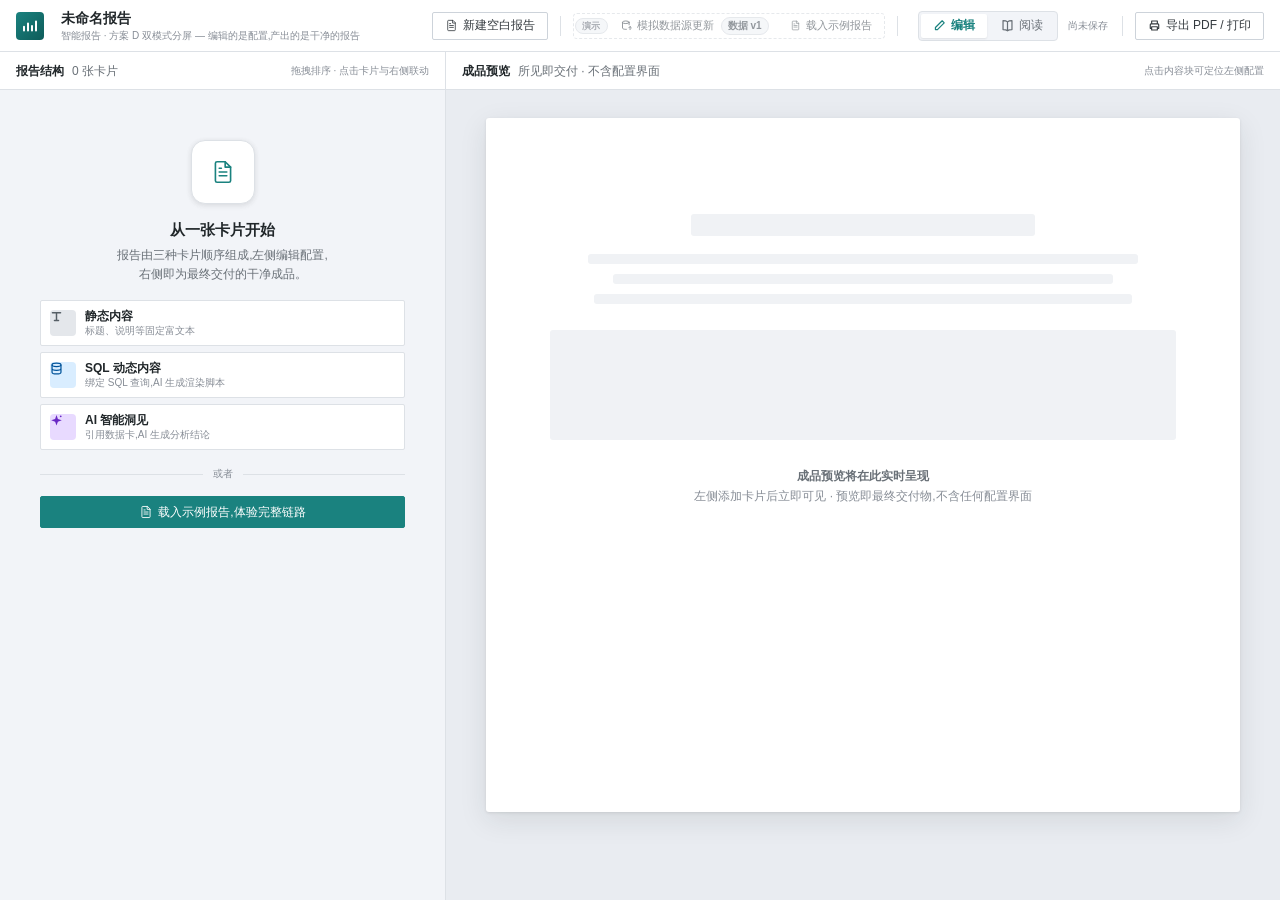
<file: demos/d-split-view.html>
<!DOCTYPE html>
<html lang="zh-CN">
<head>
<meta charset="UTF-8">
<meta name="viewport" content="width=device-width, initial-scale=1.0">
<title>智能报告编辑器 · 方案D 双模式分屏</title>
<style>
/* ========== GDS Tokens ========== */
:root{
  --primary:#1a827f; --primary-hover:#339b98; --primary-active:#016966; --primary-bg:#eef4f4;
  --text-em:#21272a; --text:#343a3f; --text-2:#697077; --hint:#878d96; --disable:#a2a9b0;
  --bg:#f2f4f8; --alt:#ffffff; --selected:#eef4f4; --divide:#dde1e6; --outline:#cdd3da;
  --table-head:#f2f4f8;
  --info:#0f62fe; --info-bg:#edf5ff; --info-border:#a6c8ff;
  --success:#198038; --success-bg:#defbe6; --success-border:#a7f0ba;
  --warn:#8a6a00; --warn-border:#f1c21b; --warn-bg:#fcf4d6;
  --error:#da1e28; --error-bg:#fff1f1; --error-border:#ffd7d9;
  --purple:#6929c4; --purple-bg:#e8daff;
  --radius-s:2px; --radius-m:4px;
  --shadow-panel:0 2px 6px rgba(67,67,67,.06), 0 1px 5.2px rgba(68,68,68,.09);
  --shadow-pop:0 5px 12px 4px rgba(0,0,0,.04), 0 3px 6px rgba(0,0,0,.16), 0 1px 2px -2px rgba(0,0,0,.16);
  --mono:"SF Mono","JetBrains Mono",Menlo,Consolas,"Courier New",monospace;
}
*{margin:0;padding:0;box-sizing:border-box}
html,body{height:100%}
/* 修复:#app 此前没有显式高度,#main 的 height:calc(100% - 52px) 就没有有效的百分比基准,
   一旦卡片内容变高(超过一屏)整份页面就会失控地一直往下长,而 body 又是 overflow:hidden——
   两侧分栏各自独立滚动的既有设计(#card-list / #paper-scroll 早已写了 overflow-y:auto)
   因此完全无法生效,内容超出视口的部分直接不可见也无法触达。这里只补一条不影响任何
   视觉样式的结构性高度声明,让分栏滚动按原设计工作。 */
#app{height:100%}
body{
  font-family:"Inter","Helvetica Neue","PingFang SC","Hiragino Sans GB","Microsoft YaHei",sans-serif;
  font-size:12px;line-height:20px;color:var(--text);background:var(--bg);
  -webkit-font-smoothing:antialiased;overflow:hidden;
}
button{font-family:inherit;cursor:pointer;border:none;background:none;color:inherit}
button:disabled{cursor:not-allowed}
input,textarea{font-family:inherit;color:var(--text)}
textarea{resize:vertical}
::selection{background:#b4e9e7}

/* ========== 顶栏 ========== */
#topbar{
  height:52px;background:var(--alt);border-bottom:1px solid var(--divide);
  display:flex;align-items:center;justify-content:space-between;padding:0 16px;gap:16px;position:relative;z-index:30;
}
.tb-left{display:flex;align-items:center;gap:10px;min-width:0}
.logo{width:28px;height:28px;border-radius:var(--radius-m);background:linear-gradient(135deg,var(--primary),#0e5c5a);display:flex;align-items:center;justify-content:center;color:#fff;flex:none}
.tb-titles{min-width:0}
#docname{
  border:1px solid transparent;border-radius:var(--radius-s);font-size:14px;font-weight:600;color:var(--text-em);
  padding:1px 6px;width:240px;background:transparent;transition:border-color .15s, background .15s;
}
#docname:hover{border-color:var(--outline)}
#docname:focus{outline:none;border-color:var(--primary);background:var(--alt)}
.tb-sub{font-size:10px;line-height:14px;color:var(--hint);padding-left:7px}
.tb-right{display:flex;align-items:center;gap:8px}
.tb-divider{width:1px;height:20px;background:var(--divide);margin:0 4px}
.tb-demo{display:inline-flex;align-items:center;gap:5px;padding:1px 4px 1px 1px;border:1px dashed var(--divide);border-radius:var(--radius-m);opacity:.72;transition:opacity .15s}
.tb-demo:hover{opacity:1}
.tb-demo-tag{display:inline-flex;align-items:center;height:16px;padding:0 6px;border-radius:100px;background:var(--bg);color:var(--hint);font-size:9px;font-weight:700;letter-spacing:.5px;flex:none;border:1px solid var(--divide)}
.tb-demo .btn{height:22px;padding:0 7px;font-size:10.5px;border-color:transparent;background:transparent;color:var(--text-2)}
.tb-demo .btn:hover:not(:disabled){background:var(--bg);color:var(--text);border-color:var(--divide)}
.tb-demo .btn svg{width:11px;height:11px}
.tb-save-hint{font-size:10px;color:var(--hint);white-space:nowrap;padding:0 2px}

.btn{
  display:inline-flex;align-items:center;gap:5px;height:28px;padding:0 12px;border-radius:var(--radius-s);
  font-size:12px;border:1px solid var(--outline);background:var(--alt);color:var(--text);
  transition:all .15s;white-space:nowrap;
}
.btn:hover:not(:disabled){border-color:var(--primary-hover);color:var(--primary-hover)}
.btn:active:not(:disabled){border-color:var(--primary-active);color:var(--primary-active)}
.btn:disabled{color:var(--disable);border-color:var(--divide);background:var(--bg)}
.btn-primary{background:var(--primary);border-color:var(--primary);color:#fff}
.btn-primary:hover:not(:disabled){background:var(--primary-hover);border-color:var(--primary-hover);color:#fff}
.btn-primary:active:not(:disabled){background:var(--primary-active);border-color:var(--primary-active)}
.btn-primary:disabled{background:var(--divide);border-color:var(--divide);color:#fff}
.btn-text{border-color:transparent;background:transparent;color:var(--primary);padding:0 6px}
.btn-text:hover:not(:disabled){color:var(--primary-hover);background:var(--primary-bg);border-color:transparent}
.btn-text:disabled{color:var(--disable);background:transparent;border-color:transparent}
.btn-sm{height:24px;padding:0 8px;font-size:12px}
.btn .spin{margin-right:2px}

.v-chip{
  display:inline-flex;align-items:center;height:18px;padding:0 6px;border-radius:100px;
  background:var(--bg);border:1px solid var(--divide);color:var(--text-2);font-size:10px;font-weight:600;margin-left:2px;
}
.chip-stale{
  display:inline-flex;align-items:center;gap:4px;height:28px;padding:0 10px;border-radius:100px;
  background:var(--warn-bg);border:1px solid var(--warn-border);color:var(--warn);font-size:12px;font-weight:500;
  animation:pulse-w 2s ease-in-out infinite;
}
.chip-stale:hover{filter:brightness(.97)}
@keyframes pulse-w{0%,100%{box-shadow:0 0 0 0 rgba(241,194,27,.35)}50%{box-shadow:0 0 0 4px rgba(241,194,27,0)}}

.seg{display:flex;background:var(--bg);border:1px solid var(--divide);border-radius:var(--radius-m);padding:2px;gap:2px}
.seg-btn{height:24px;padding:0 12px;border-radius:var(--radius-s);font-size:12px;color:var(--text-2);display:inline-flex;align-items:center;gap:5px;transition:all .15s}
.seg-btn:hover{color:var(--text-em)}
.seg-btn.on{background:var(--alt);color:var(--primary);font-weight:600;box-shadow:0 1px 2px rgba(0,0,0,.08)}

/* ========== 主体分屏 ========== */
#main{display:flex;height:calc(100% - 52px)}
#editor-pane{
  width:446px;flex:none;background:var(--bg);border-right:1px solid var(--divide);
  display:flex;flex-direction:column;transition:margin-left .25s ease,opacity .2s;
}
body.mode-read #editor-pane{margin-left:-446px;opacity:0;pointer-events:none}
.pane-head{
  height:38px;flex:none;display:flex;align-items:center;gap:8px;padding:0 16px;
  border-bottom:1px solid var(--divide);background:var(--alt);font-size:12px;color:var(--text-2);
}
.pane-head b{color:var(--text-em);font-weight:600;font-size:12px}
.pane-head .ph-hint{margin-left:auto;font-size:10px;color:var(--hint)}
#card-list{flex:1;overflow-y:auto;overflow-x:hidden;padding:6px 14px 40px}
#preview-pane{flex:1;display:flex;flex-direction:column;min-width:0;background:#e9ecf1}
#paper-scroll{flex:1;overflow-y:auto;padding:28px 40px 80px}
#paper{
  background:var(--alt);max-width:800px;margin:0 auto;min-height:calc(100% - 8px);
  box-shadow:0 1px 3px rgba(33,39,42,.10),0 8px 28px rgba(33,39,42,.10);
  border-radius:3px;padding:56px 64px 72px;position:relative;
}
body.mode-read #paper{max-width:860px;padding:64px 84px 88px}
#print-header{display:none}

/* ========== 左侧配置卡 ========== */
.cfg-card{
  background:var(--alt);border:1px solid var(--divide);border-left:3px solid var(--outline);
  border-radius:var(--radius-m);box-shadow:var(--shadow-panel);margin:2px 0;
  transition:border-color .15s, box-shadow .15s, opacity .15s;position:relative;
}
.cfg-card.t-static{border-left-color:#a2a9b0}
.cfg-card.t-sql{border-left-color:#00539a}
.cfg-card.t-insight{border-left-color:var(--purple)}
.cfg-card:hover{box-shadow:var(--shadow-pop)}
.cfg-card.peer-hover{border-color:var(--primary-hover)}
.cfg-card.selected{border-color:var(--primary);box-shadow:0 0 0 1px var(--primary), var(--shadow-panel)}
/* flashEl() 也会给左侧配置卡加这个类(selectCard 从右向左联动时),需要与 .pv-block.flash
   等效的动画,否则左侧闪烁定位在视觉上完全没有效果。keyframes 见下方 flash-outline 定义。 */
.cfg-card.flash{animation:flash-outline 1s ease}
.cfg-card.dragging{opacity:.35}
.cfg-card.drop-before::before,.cfg-card.drop-after::after{
  content:"";position:absolute;left:8px;right:8px;height:3px;border-radius:2px;background:var(--primary);z-index:5;
}
.cfg-card.drop-before::before{top:-7px}
.cfg-card.drop-after::after{bottom:-7px}

.cfg-head{display:flex;align-items:center;gap:6px;padding:8px 8px 8px 4px;min-height:38px}
.drag{color:var(--outline);cursor:grab;padding:2px 0 2px 4px;flex:none;display:flex}
.drag:hover{color:var(--hint)}
.drag:active{cursor:grabbing}
.type-ico{width:22px;height:22px;border-radius:var(--radius-m);display:flex;align-items:center;justify-content:center;flex:none}
.type-ico.t-static{background:#e4e7eb;color:#565f66}
.type-ico.t-sql{background:#d9edff;color:#00539a}
.type-ico.t-insight{background:var(--purple-bg);color:var(--purple)}
.title-input{
  flex:1;min-width:0;border:1px solid transparent;border-radius:var(--radius-s);
  font-size:13px;font-weight:600;color:var(--text-em);padding:2px 6px;background:transparent;transition:border-color .15s;
}
.title-input:hover{border-color:var(--outline)}
.title-input:focus{outline:none;border-color:var(--primary)}
.icon-btn{
  width:24px;height:24px;border-radius:var(--radius-s);display:inline-flex;align-items:center;justify-content:center;
  color:var(--hint);flex:none;transition:all .12s;
}
.icon-btn:hover{background:var(--bg);color:var(--text)}
.icon-btn.danger:hover{background:var(--error-bg);color:var(--error)}
.icon-btn .chev{transition:transform .18s}
.cfg-card.collapsed .icon-btn .chev{transform:rotate(-90deg)}
.cfg-sum{padding:0 12px 10px 36px;color:var(--hint);font-size:11px;line-height:16px;white-space:nowrap;overflow:hidden;text-overflow:ellipsis}
.cfg-body{border-top:1px solid var(--bg);padding:10px 12px 12px 12px}

.badge{
  display:inline-flex;align-items:center;gap:4px;height:20px;padding:0 8px;border-radius:100px;
  font-size:10px;font-weight:600;flex:none;white-space:nowrap;border:1px solid transparent;
}
.badge .dot{width:5px;height:5px;border-radius:50%;background:currentColor}
.badge.s-unconfigured{background:var(--bg);color:var(--hint);border-color:var(--divide)}
.badge.s-previewable{background:var(--info-bg);color:var(--info);border-color:var(--info-border)}
.badge.s-previewing,.badge.s-generating{background:var(--info-bg);color:var(--info);border-color:var(--info-border)}
.badge.s-ready,.badge.s-done{background:var(--success-bg);color:var(--success);border-color:var(--success-border)}
.badge.s-stale{background:var(--warn-bg);color:var(--warn);border-color:var(--warn-border);animation:pulse-w 2s infinite}
.badge.s-invalid{background:var(--error-bg);color:var(--error);border-color:var(--error-border)}
.badge.s-generatable{background:var(--info-bg);color:var(--info);border-color:var(--info-border)}

.fld{margin-bottom:10px}
.fld:last-child{margin-bottom:0}
.fld>label{display:flex;align-items:center;gap:6px;font-size:11px;font-weight:600;color:var(--text-2);margin-bottom:5px}
.fld-hint{font-weight:400;color:var(--hint);font-size:10px}
.fld textarea,.fld input[type=text]{
  width:100%;border:1px solid var(--outline);border-radius:var(--radius-s);padding:6px 8px;font-size:12px;line-height:18px;
  background:var(--alt);transition:border-color .15s;
}
.fld textarea:hover,.fld input[type=text]:hover{border-color:var(--hint)}
.fld textarea:focus,.fld input[type=text]:focus{outline:none;border-color:var(--primary);box-shadow:0 0 0 2px rgba(26,130,127,.12)}
textarea.code{font-family:var(--mono);font-size:11px;line-height:17px;background:#fbfcfd;color:#24504f;white-space:pre;overflow-x:auto}
.fld-row{display:flex;align-items:center;gap:8px;margin-top:6px;flex-wrap:wrap}
.fld-reason{font-size:10px;color:var(--hint)}
.mini-tag{display:inline-flex;height:16px;align-items:center;padding:0 6px;border-radius:100px;background:var(--warn-bg);color:var(--warn);font-size:10px;font-weight:600}

/* 查询列表 */
.q-item{
  display:flex;align-items:center;gap:6px;border:1px solid var(--divide);border-radius:var(--radius-s);
  padding:5px 6px;margin-bottom:5px;background:#fafbfc;transition:border-color .15s;
}
.q-item:hover{border-color:var(--outline)}
.q-item .q-ico{color:#00539a;flex:none;display:flex}
.q-name{font-weight:600;color:var(--text-em);white-space:nowrap;font-size:11px}
.q-sql{
  flex:1;min-width:0;font-family:var(--mono);font-size:10px;color:var(--hint);
  white-space:nowrap;overflow:hidden;text-overflow:ellipsis;
}
.q-add{
  width:100%;border:1px dashed var(--outline);border-radius:var(--radius-s);height:26px;
  color:var(--primary);font-size:11px;display:flex;align-items:center;justify-content:center;gap:4px;transition:all .15s;background:transparent;
}
.q-add:hover{border-color:var(--primary);background:var(--primary-bg)}

/* 引用列表 */
.ref-item{
  display:flex;align-items:center;gap:7px;border:1px solid var(--divide);border-radius:var(--radius-s);
  padding:6px 8px;margin-bottom:5px;cursor:pointer;transition:all .15s;background:var(--alt);
}
.ref-item:hover{border-color:var(--outline)}
.ref-item.is-checked{border-color:var(--primary);background:var(--primary-bg)}
.ref-item.is-disabled{cursor:not-allowed;background:var(--bg);opacity:.75}
.ref-item.is-invalid{border-color:var(--error-border);background:var(--error-bg)}
.ref-item input{accent-color:var(--primary);flex:none}
.ref-name{font-weight:600;color:var(--text-em);font-size:11px;white-space:nowrap;overflow:hidden;text-overflow:ellipsis}
.ref-reason{margin-left:auto;font-size:10px;color:var(--hint);flex:none}
.ref-empty{font-size:11px;color:var(--hint);border:1px dashed var(--divide);border-radius:var(--radius-s);padding:8px;text-align:center}

/* 横幅 */
.banner{
  display:flex;align-items:flex-start;gap:7px;border-radius:var(--radius-s);padding:7px 9px;margin:10px 0 0;
  font-size:11px;line-height:16px;border:1px solid;
}
.banner .bn-ico{flex:none;margin-top:1px}
.banner .bn-body{flex:1}
.banner .bn-act{display:flex;gap:6px;margin-top:5px}
.banner.warn{background:var(--warn-bg);border-color:var(--warn-border);color:var(--warn)}
.banner.info{background:var(--info-bg);border-color:var(--info-border);color:#00419e}
.banner.error{background:var(--error-bg);border-color:var(--error-border);color:var(--error)}

.cfg-actions{display:flex;align-items:center;gap:8px;margin-top:12px;padding-top:10px;border-top:1px dashed var(--divide)}
.cfg-meta{margin-left:auto;font-size:10px;color:var(--hint);text-align:right;line-height:14px}

/* 富文本工具条 */
.rt-toolbar{display:flex;gap:2px;border:1px solid var(--outline);border-bottom:none;border-radius:var(--radius-s) var(--radius-s) 0 0;background:#fafbfc;padding:3px}
.rt-btn{
  min-width:24px;height:22px;padding:0 6px;border-radius:var(--radius-s);font-size:11px;color:var(--text-2);
  display:inline-flex;align-items:center;justify-content:center;transition:all .12s;
}
.rt-btn:hover{background:var(--selected);color:var(--primary)}
.rt-btn b{font-weight:700}.rt-btn i{font-style:italic}.rt-btn u{text-decoration:underline}
.rt-sep{width:1px;background:var(--divide);margin:2px 3px}
.rich-editor{
  border:1px solid var(--outline);border-radius:0 0 var(--radius-s) var(--radius-s);min-height:72px;max-height:220px;overflow-y:auto;
  padding:8px 10px;font-size:12px;line-height:1.7;background:var(--alt);
}
.rich-editor:focus{outline:none;border-color:var(--primary);box-shadow:0 0 0 2px rgba(26,130,127,.12)}
.rich-editor h1{font-size:16px;line-height:1.5;margin:2px 0;color:var(--text-em)}
.rich-editor h2{font-size:14px;line-height:1.5;margin:2px 0;color:var(--text-em)}
.rich-editor p{margin:2px 0}
.rich-editor ul{padding-left:18px;margin:2px 0}

/* 插入区 */
.ins-zone{position:relative;height:14px;display:flex;align-items:center;justify-content:center;margin:0}
.ins-zone .ins-line{position:absolute;left:10px;right:10px;top:50%;height:1px;background:var(--primary);opacity:0;transition:opacity .15s}
.ins-btn{
  position:relative;z-index:2;width:18px;height:18px;border-radius:50%;background:var(--alt);border:1px solid var(--outline);
  color:var(--hint);display:flex;align-items:center;justify-content:center;opacity:0;transform:scale(.8);transition:all .15s;
}
.ins-zone:hover .ins-btn,.ins-zone.open .ins-btn{opacity:1;transform:scale(1)}
.ins-zone:hover .ins-line,.ins-zone.open .ins-line{opacity:.5}
.ins-btn:hover,.ins-zone.open .ins-btn{background:var(--primary);border-color:var(--primary);color:#fff}
.ins-menu{
  display:none;position:absolute;top:20px;left:50%;transform:translateX(-50%);z-index:20;width:246px;
  background:var(--alt);border:1px solid var(--divide);border-radius:var(--radius-m);box-shadow:var(--shadow-pop);padding:4px;
}
.ins-zone.open .ins-menu{display:block;animation:menu-in .14s ease}
@keyframes menu-in{from{opacity:0;transform:translateX(-50%) translateY(-4px)}to{opacity:1;transform:translateX(-50%) translateY(0)}}
.ins-zone .ins-menu.flip-up{top:auto;bottom:20px}
.ins-zone.open .ins-menu.flip-up{animation:menu-in-up .14s ease}
@keyframes menu-in-up{from{opacity:0;transform:translateX(-50%) translateY(4px)}to{opacity:1;transform:translateX(-50%) translateY(0)}}
.ins-item{display:flex;align-items:center;gap:9px;width:100%;padding:7px 9px;border-radius:var(--radius-s);text-align:left;transition:background .12s}
.ins-item:hover{background:var(--selected)}
.ins-item .type-ico{width:26px;height:26px}
.ins-item b{display:block;font-size:12px;color:var(--text-em);line-height:16px}
.ins-item span{display:block;font-size:10px;color:var(--hint);line-height:14px}

.add-bar{display:flex;align-items:center;gap:6px;margin-top:6px;padding:0 2px;color:var(--hint);font-size:11px}
.add-bar .btn-sm{border-style:dashed}

/* 左侧空状态 */
.empty-left{padding:44px 26px;text-align:center}
.empty-left .e-ico{width:64px;height:64px;margin:0 auto 16px;border-radius:14px;background:var(--alt);border:1px solid var(--divide);display:flex;align-items:center;justify-content:center;color:var(--primary);box-shadow:var(--shadow-panel)}
.empty-left h3{font-size:15px;color:var(--text-em);margin-bottom:6px}
.empty-left p{color:var(--text-2);font-size:12px;line-height:19px;margin-bottom:16px}
.empty-types{display:flex;flex-direction:column;gap:6px;margin-bottom:14px}
.empty-types .ins-item{border:1px solid var(--divide);background:var(--alt)}
.empty-types .ins-item:hover{border-color:var(--primary-hover);background:var(--selected)}
.empty-or{display:flex;align-items:center;gap:10px;color:var(--hint);font-size:10px;margin:10px 0 12px}
.empty-or::before,.empty-or::after{content:"";flex:1;height:1px;background:var(--divide)}

/* ========== 右侧成品预览 ========== */
.pv-block{position:relative;border-radius:var(--radius-s);margin:0 -14px;padding:6px 14px;transition:background .15s, box-shadow .15s}
body:not(.mode-read) .pv-block{cursor:pointer}
body:not(.mode-read) .pv-block.peer-hover{background:#f6f9f9}
body:not(.mode-read) .pv-block.selected{box-shadow:0 0 0 1.5px var(--primary);background:#f9fcfc}
.pv-block.flash{animation:flash-outline 1s ease}
@keyframes flash-outline{0%{box-shadow:0 0 0 3px rgba(26,130,127,.55)}100%{box-shadow:0 0 0 1.5px rgba(26,130,127,0)}}

.pv-static{font-size:14px;line-height:1.9;color:var(--text)}
.pv-static h1{font-size:26px;line-height:1.45;color:var(--text-em);font-weight:700;letter-spacing:.5px;margin:4px 0 10px}
.pv-static h2{font-size:18px;line-height:1.5;color:var(--text-em);font-weight:600;margin:14px 0 6px}
.pv-static p{margin:6px 0}
.pv-static ul{padding-left:22px;margin:6px 0}
.pv-static .muted{color:var(--hint);font-size:12px}
/* 未修改过的默认占位文案(编辑态):浅色斜体,与真正已填写的正文明显区分,不至于被误当成正文 */
.pv-block.pv-untouched .pv-static{color:var(--hint);font-style:italic}

.pv-caption{display:flex;align-items:baseline;gap:8px;font-size:15px;font-weight:600;color:var(--text-em);margin:16px 0 8px;padding-left:9px;border-left:3px solid var(--primary);line-height:1.5}
.pv-qname{font-size:11px;color:var(--text-2);margin:10px 0 4px;font-weight:600}
.pv-meta{font-size:10px;color:var(--hint);margin-top:6px}
.pv-text{font-size:13.5px;line-height:1.9;color:var(--text);margin:8px 0 2px}

.rep-table{width:100%;border-collapse:collapse;font-size:12px;margin:4px 0;border:1px solid var(--divide)}
.rep-table th{
  background:var(--table-head);color:var(--text-2);font-weight:600;text-align:left;
  padding:7px 10px;border-bottom:1px solid var(--divide);white-space:nowrap;
}
.rep-table td{padding:6px 10px;border-bottom:1px solid #eaedf1;color:var(--text);white-space:nowrap}
.rep-table tr:last-child td{border-bottom:none}
.rep-table tr:hover td{background:#f7f9fb}
.rep-table td.num{font-variant-numeric:tabular-nums;text-align:right}
.rep-table .mono{font-family:var(--mono);font-size:11px}
.cell-bar{position:relative;display:inline-block;min-width:90px}
.cell-bar .bar{position:absolute;left:0;top:2px;bottom:2px;background:#b4e9e7;border-radius:1px;z-index:0}
.cell-bar span{position:relative;z-index:1;padding-left:4px;font-variant-numeric:tabular-nums}

.chip{display:inline-flex;align-items:center;height:18px;padding:0 7px;border-radius:100px;font-size:10px;font-weight:600}
.chip.lv-high{background:#ffd7d9;color:#a2191f}
.chip.lv-mid{background:#fff1c2;color:#8a6a00}
.chip.lv-low{background:#d0e2ff;color:#002d9c}
.chip.st-open{background:#ffd7d9;color:#a2191f}
.chip.st-doing{background:#d0e2ff;color:#00539a}
.chip.st-done{background:#a7f0ba;color:#0e6027}
.chip.st-ignore{background:#dde1e6;color:#565f66}

/* 洞见块 */
.pv-insight-box{background:var(--primary-bg);border-left:3px solid var(--primary);border-radius:var(--radius-s);padding:14px 18px;margin:14px 0 4px}
.ins-head{display:flex;align-items:center;gap:6px;margin-bottom:7px}
.ins-head .ai-mark{color:var(--primary);display:flex}
.ins-head b{font-size:12px;color:var(--primary-active);letter-spacing:1px}
.ins-src{font-size:10px;color:var(--hint);margin-left:auto}
.ins-text{font-size:13.5px;line-height:2;color:var(--text-em);margin:0}

/* 过期标记(预览侧) */
.pv-flag{
  position:absolute;top:8px;right:10px;z-index:3;display:inline-flex;align-items:center;gap:4px;
  height:20px;padding:0 8px;border-radius:100px;font-size:10px;font-weight:600;
  background:var(--warn-bg);border:1px solid var(--warn-border);color:var(--warn);box-shadow:0 1px 3px rgba(0,0,0,.08);
}
button.pv-flag:hover{filter:brightness(.96)}
.is-stale .stale-dim{opacity:.5;filter:grayscale(.35);transition:opacity .2s}
/* 中性提示态(unconfigured/dirty,非真正"过期")的区块本身:比过期弱得多的一点视觉区分,不做变灰降级 */
.pv-block.is-note{opacity:.92}

/* 中性提示(未配置/已修改但非"过期")— 与黄色过期口径区分,不计入顶栏过期数 */
.pv-note{
  position:absolute;top:8px;right:10px;z-index:3;display:inline-flex;align-items:center;gap:4px;
  height:20px;padding:0 8px;border-radius:100px;font-size:10px;font-weight:600;
  background:var(--bg);border:1px solid var(--divide);color:var(--text-2);box-shadow:0 1px 3px rgba(0,0,0,.08);
}
.pv-note.tone-info{background:var(--info-bg);border-color:var(--info-border);color:#00419e}
button.pv-note:hover{filter:brightness(.96)}

/* hover 提示:此处不可直接编辑,双击定位 */
.pv-hint{
  position:absolute;left:14px;bottom:8px;z-index:4;background:var(--text-em);color:#fff;font-size:10px;
  line-height:14px;padding:3px 9px;border-radius:100px;opacity:0;pointer-events:none;
  transition:opacity .15s;white-space:nowrap;box-shadow:var(--shadow-panel);
}
body:not(.mode-read) .pv-block:hover .pv-hint{opacity:.92}

/* 占位块(仅编辑态) */
.pv-placeholder{
  display:flex;align-items:center;gap:10px;border:1.5px dashed var(--outline);border-radius:var(--radius-m);
  padding:14px 16px;margin:10px 0;color:var(--hint);background:#fbfcfd;
}
.pv-placeholder .type-ico{width:28px;height:28px}
.pv-placeholder b{display:block;font-size:12px;color:var(--text-2)}
.pv-placeholder span{font-size:11px}

/* 骨架屏 */
.skel{background:linear-gradient(90deg,#eceff3 25%,#f7f8fa 37%,#eceff3 63%);background-size:400% 100%;animation:shimmer 1.2s infinite;border-radius:3px}
@keyframes shimmer{0%{background-position:100% 0}100%{background-position:0 0}}
.skel-table{border:1px solid var(--divide);border-radius:var(--radius-s);overflow:hidden;margin:6px 0}
.skel-table .sk-row{display:flex;gap:12px;padding:9px 12px;border-bottom:1px solid #eef0f3}
.skel-table .sk-row:last-child{border-bottom:none}
.skel-table .sk-row div{height:10px;flex:1}
.skel-table .sk-head{background:var(--table-head)}
.skel-line{height:11px;margin:9px 0}
.skel-note{display:flex;align-items:center;gap:6px;font-size:11px;color:var(--info);margin-top:4px}

/* 右侧空报告 */
.paper-empty{text-align:center;padding:40px 0 20px;color:var(--hint)}
.paper-empty .ghost{margin:0 auto;border-radius:3px;background:#f0f2f5}
.paper-empty p{margin-top:26px;font-size:12px;line-height:20px}
.paper-empty .g1{width:55%;height:22px;margin-bottom:18px}
.paper-empty .g2{width:88%;height:10px;margin-bottom:10px}
.paper-empty .g3{width:80%;height:10px;margin-bottom:10px}
.paper-empty .g4{width:86%;height:10px;margin-bottom:26px}
.paper-empty .g5{width:100%;height:110px}

/* 旋转指示 */
.spin{width:12px;height:12px;border:2px solid rgba(255,255,255,.35);border-top-color:#fff;border-radius:50%;animation:rot .7s linear infinite;flex:none}
.spin.teal{border-color:rgba(26,130,127,.25);border-top-color:var(--primary)}
.spin.blue{border-color:rgba(15,98,254,.2);border-top-color:var(--info)}
@keyframes rot{to{transform:rotate(360deg)}}

/* ========== 弹窗 ========== */
.overlay{
  position:fixed;inset:0;background:rgba(33,39,42,.45);z-index:100;
  display:flex;align-items:flex-start;justify-content:center;padding-top:12vh;animation:fade-in .15s ease;
}
@keyframes fade-in{from{opacity:0}to{opacity:1}}
.dialog{
  width:560px;max-width:92vw;background:var(--alt);border-radius:var(--radius-m);box-shadow:var(--shadow-pop);
  animation:dialog-in .18s ease;overflow:hidden;
}
@keyframes dialog-in{from{opacity:0;transform:translateY(-10px)}to{opacity:1;transform:translateY(0)}}
.dlg-head{display:flex;align-items:center;padding:14px 18px 0;font-size:14px;font-weight:600;color:var(--text-em)}
.dlg-head .icon-btn{margin-left:auto}
.dlg-body{padding:14px 18px 4px}
.dlg-foot{display:flex;justify-content:flex-end;gap:8px;padding:14px 18px 16px}
.tpl-row{display:flex;gap:6px;margin-top:6px;flex-wrap:wrap}
.tpl-chip{
  display:inline-flex;align-items:center;gap:4px;height:22px;padding:0 8px;border-radius:100px;font-size:10px;
  background:var(--bg);border:1px solid var(--divide);color:var(--text-2);transition:all .12s;
}
.tpl-chip:hover{border-color:var(--primary);color:var(--primary);background:var(--primary-bg)}
.tpl-chip code{font-family:var(--mono)}
.dep-list{margin:8px 0 2px;padding:8px 10px;background:var(--error-bg);border:1px solid var(--error-border);border-radius:var(--radius-s)}
.dep-list li{list-style:none;display:flex;align-items:center;gap:6px;font-size:12px;color:var(--error);padding:2px 0}
.btn-danger{background:var(--error);border-color:var(--error);color:#fff}
.btn-danger:hover:not(:disabled){background:#f04b57;border-color:#f04b57;color:#fff}

/* ========== Toast ========== */
#toast-root{position:fixed;top:62px;right:18px;z-index:200;display:flex;flex-direction:column;gap:8px;align-items:flex-end}
.toast{
  display:flex;align-items:center;gap:8px;background:var(--alt);border:1px solid var(--divide);
  border-radius:var(--radius-m);box-shadow:var(--shadow-pop);padding:9px 14px;font-size:12px;color:var(--text);
  animation:toast-in .2s ease;max-width:360px;
}
.toast.out{opacity:0;transform:translateX(12px);transition:all .25s}
@keyframes toast-in{from{opacity:0;transform:translateX(16px)}to{opacity:1;transform:translateX(0)}}
.toast .t-ico{flex:none;display:flex}
.toast.success .t-ico{color:var(--success)}
.toast.warning .t-ico{color:#d9a300}
.toast.info .t-ico{color:var(--info)}
.toast .btn-text{flex:none;height:20px}

/* ========== 打印 ========== */
@media print{
  body{overflow:visible;background:#fff}
  #topbar,#editor-pane,.pane-head,#toast-root,.pv-flag,.pv-note{display:none !important}
  #main{height:auto;display:block}
  #preview-pane{background:#fff;display:block}
  #paper-scroll{overflow:visible;padding:0}
  #paper{box-shadow:none;max-width:100%;padding:24px 8px;border-radius:0}
  #print-header{display:block;font-size:11px;color:#697077;margin:0 8px 10px;padding-bottom:6px;border-bottom:1px solid #dde1e6}
  .pv-placeholder,.skel-table,.skel-line,.skel-note,.pv-untouched{display:none !important}
  .pv-block{cursor:default;box-shadow:none !important;background:none !important}
  .is-stale .stale-dim{opacity:1;filter:none}
}
</style>
</head>
<body>
<div id="app">
  <header id="topbar">
    <div class="tb-left">
      <div class="logo">
        <svg width="16" height="16" viewBox="0 0 16 16" fill="none"><path d="M2 12.5V8.8M6 12.5V5.5M10 12.5V8M14 12.5V3.5" stroke="#fff" stroke-width="2" stroke-linecap="round"/></svg>
      </div>
      <div class="tb-titles">
        <input id="docname" value="未命名报告" spellcheck="false">
        <div class="tb-sub">智能报告 · 方案 D 双模式分屏 — 编辑的是配置,产出的是干净的报告</div>
      </div>
    </div>
    <div class="tb-right" id="tb-dyn"></div>
  </header>
  <main id="main">
    <section id="editor-pane">
      <div class="pane-head" id="editor-head"></div>
      <div id="card-list"></div>
    </section>
    <section id="preview-pane">
      <div class="pane-head" id="preview-head"></div>
      <div id="paper-scroll"><div id="print-header"></div><div id="paper"></div></div>
    </section>
  </main>
</div>
<div id="modal-root"></div>
<div id="toast-root"></div>

<script>
"use strict";
/* =====================================================
 * 智能报告编辑器 · 方案D 双模式分屏
 * 纯前端模拟:三类卡片 / SQL状态机 / AI脚本与洞见 / 依赖链
 * ===================================================== */

/* ---------- 工具 ---------- */
const $ = s => document.querySelector(s);
const $$ = s => Array.from(document.querySelectorAll(s));
const uid = () => 'c' + Math.random().toString(36).slice(2, 9);
const pad2 = n => String(n).padStart(2, '0');
const fmtTime = () => { const d = new Date(); return pad2(d.getHours()) + ':' + pad2(d.getMinutes()); };
function esc(s){
  return String(s == null ? '' : s)
    .replace(/&/g,'&amp;').replace(/</g,'&lt;').replace(/>/g,'&gt;')
    .replace(/"/g,'&quot;').replace(/'/g,'&#39;');
}
function mulberry32(seed){
  let a = seed >>> 0;
  return function(){
    a |= 0; a = (a + 0x6D2B79F5) | 0;
    let t = Math.imul(a ^ (a >>> 15), 1 | a);
    t = (t + Math.imul(t ^ (t >>> 7), 61 | t)) ^ t;
    return ((t ^ (t >>> 14)) >>> 0) / 4294967296;
  };
}
function strHash(s){ let h = 0; for(let i=0;i<s.length;i++){ h = (h*31 + s.charCodeAt(i)) | 0; } return Math.abs(h); }
const pickN = (arr, n) => arr[((n % arr.length) + arr.length) % arr.length];

/* ---------- 图标 ---------- */
const I = {
  drag:'<svg width="10" height="16" viewBox="0 0 10 16" fill="currentColor"><circle cx="3" cy="3" r="1.4"/><circle cx="7" cy="3" r="1.4"/><circle cx="3" cy="8" r="1.4"/><circle cx="7" cy="8" r="1.4"/><circle cx="3" cy="13" r="1.4"/><circle cx="7" cy="13" r="1.4"/></svg>',
  text:'<svg width="13" height="13" viewBox="0 0 16 16" fill="none" stroke="currentColor" stroke-width="1.8" stroke-linecap="round"><path d="M3 3.5h10M8 3.5V13M5.5 13h5"/></svg>',
  db:'<svg width="13" height="13" viewBox="0 0 16 16" fill="none" stroke="currentColor" stroke-width="1.5"><ellipse cx="8" cy="3.5" rx="5.5" ry="2.2"/><path d="M2.5 3.5v9c0 1.2 2.5 2.2 5.5 2.2s5.5-1 5.5-2.2v-9M2.5 8c0 1.2 2.5 2.2 5.5 2.2S13.5 9.2 13.5 8"/></svg>',
  spark:'<svg width="13" height="13" viewBox="0 0 16 16" fill="currentColor"><path d="M8 1.2 9.7 6 14.5 7.8 9.7 9.5 8 14.3 6.3 9.5 1.5 7.8 6.3 6z"/><circle cx="13.2" cy="2.8" r="1.1"/></svg>',
  trash:'<svg width="13" height="13" viewBox="0 0 16 16" fill="none" stroke="currentColor" stroke-width="1.4" stroke-linecap="round"><path d="M2.5 4h11M5.5 4V2.8c0-.4.3-.8.8-.8h3.4c.5 0 .8.4.8.8V4M4 4l.7 9.2c0 .4.4.8.8.8h5c.4 0 .8-.4.8-.8L12 4M6.6 7v4M9.4 7v4"/></svg>',
  chev:'<svg class="chev" width="12" height="12" viewBox="0 0 16 16" fill="none" stroke="currentColor" stroke-width="1.8" stroke-linecap="round"><path d="M4 6l4 4 4-4"/></svg>',
  plus:'<svg width="11" height="11" viewBox="0 0 16 16" fill="none" stroke="currentColor" stroke-width="1.8" stroke-linecap="round"><path d="M8 2.5v11M2.5 8h11"/></svg>',
  edit:'<svg width="12" height="12" viewBox="0 0 16 16" fill="none" stroke="currentColor" stroke-width="1.4" stroke-linecap="round" stroke-linejoin="round"><path d="M11.3 2.2 13.8 4.7 5.5 13H3v-2.5zM9.8 3.7l2.5 2.5"/></svg>',
  refresh:'<svg width="12" height="12" viewBox="0 0 16 16" fill="none" stroke="currentColor" stroke-width="1.6" stroke-linecap="round"><path d="M13.5 8a5.5 5.5 0 1 1-1.6-3.9M13.5 1.8v2.7h-2.7"/></svg>',
  play:'<svg width="11" height="11" viewBox="0 0 16 16" fill="currentColor"><path d="M4 2.8v10.4c0 .6.7 1 1.2.7l8.2-5.2c.5-.3.5-1 0-1.3L5.2 2.1c-.5-.3-1.2 0-1.2.7z"/></svg>',
  warn:'<svg width="13" height="13" viewBox="0 0 16 16" fill="none" stroke="currentColor" stroke-width="1.4" stroke-linecap="round"><path d="M8 2 1.6 13.2h12.8L8 2z" stroke-linejoin="round"/><path d="M8 6.4v3.2M8 11.6v.05"/></svg>',
  check:'<svg width="13" height="13" viewBox="0 0 16 16" fill="none" stroke="currentColor" stroke-width="1.7" stroke-linecap="round" stroke-linejoin="round"><circle cx="8" cy="8" r="6.2"/><path d="M5.2 8.2 7.2 10.2 10.8 6.2"/></svg>',
  clock:'<svg width="12" height="12" viewBox="0 0 16 16" fill="none" stroke="currentColor" stroke-width="1.5" stroke-linecap="round"><circle cx="8" cy="8" r="6.2"/><path d="M8 4.8V8l2.3 1.6"/></svg>',
  print:'<svg width="13" height="13" viewBox="0 0 16 16" fill="none" stroke="currentColor" stroke-width="1.4" stroke-linecap="round" stroke-linejoin="round"><path d="M4.5 6V2.5h7V6M4.5 11.5H2.8V7c0-.6.4-1 1-1h8.4c.6 0 1 .4 1 1v4.5H11.5M4.5 9.5h7v4h-7z"/></svg>',
  book:'<svg width="13" height="13" viewBox="0 0 16 16" fill="none" stroke="currentColor" stroke-width="1.5" stroke-linecap="round" stroke-linejoin="round"><path d="M8 3.5C6.8 2.4 5 2 2.5 2v11c2.5 0 4.3.4 5.5 1.5C9.2 13.4 11 13 13.5 13V2C11 2 9.2 2.4 8 3.5zM8 3.5v11"/></svg>',
  pen:'<svg width="13" height="13" viewBox="0 0 16 16" fill="none" stroke="currentColor" stroke-width="1.5" stroke-linecap="round" stroke-linejoin="round"><path d="M11.3 2.2 13.8 4.7 5.5 13H3v-2.5z"/></svg>',
  dbup:'<svg width="13" height="13" viewBox="0 0 16 16" fill="none" stroke="currentColor" stroke-width="1.4" stroke-linecap="round"><ellipse cx="7" cy="3.3" rx="4.8" ry="1.9"/><path d="M2.2 3.3v8.4c0 1 2.1 1.9 4.8 1.9l.8-.02M11.8 3.3V7"/><path d="M13.2 14v-4.4M11.3 11.4l1.9-1.9 1.9 1.9" stroke-linejoin="round"/></svg>',
  close:'<svg width="12" height="12" viewBox="0 0 16 16" fill="none" stroke="currentColor" stroke-width="1.6" stroke-linecap="round"><path d="M3.5 3.5l9 9M12.5 3.5l-9 9"/></svg>',
  link:'<svg width="11" height="11" viewBox="0 0 16 16" fill="none" stroke="currentColor" stroke-width="1.5" stroke-linecap="round"><path d="M6.5 9.5 9.5 6.5M7.8 4.4l1.5-1.5a2.6 2.6 0 0 1 3.8 3.8L11.6 8.2M8.2 11.6l-1.5 1.5a2.6 2.6 0 0 1-3.8-3.8l1.5-1.5"/></svg>',
  doc:'<svg width="26" height="26" viewBox="0 0 24 24" fill="none" stroke="currentColor" stroke-width="1.5" stroke-linecap="round" stroke-linejoin="round"><path d="M14 2.5H6.5a1.5 1.5 0 0 0-1.5 1.5v16a1.5 1.5 0 0 0 1.5 1.5h11a1.5 1.5 0 0 0 1.5-1.5V7.5z"/><path d="M14 2.5V7.5h5M8.5 12h7M8.5 15.5h7M8.5 8.5h2"/></svg>'
};
const typeIco = t => t === 'static' ? I.text : (t === 'sql' ? I.db : I.spark);
const TYPE_NAME = { static:'静态内容', sql:'SQL 动态内容', insight:'AI 智能洞见' };

/* ---------- Mock 数据 ---------- */
const EVENT_TYPES = ['暴力破解','SQL注入','异常登录','恶意软件','数据外传','端口扫描','钓鱼邮件','权限提升'];
const IP_PREFIX = ['45.153','185.220','103.56','91.240','172.104','10.20'];

function genEvents(seed){
  const r = mulberry32(seed);
  const rows = [];
  let minutes = Math.floor(r() * 90);
  for(let i = 0; i < 10; i++){
    minutes += 40 + Math.floor(r() * 400);
    const d = new Date(2026, 7, 12, 18, 24);
    d.setMinutes(d.getMinutes() - minutes);
    const type = EVENT_TYPES[Math.floor(r() * EVENT_TYPES.length)];
    const rv = r();
    const level = rv < 0.3 ? '高危' : (rv < 0.65 ? '中危' : '低危');
    const sv = r();
    const status = sv < 0.22 ? '未处置' : (sv < 0.48 ? '处置中' : (sv < 0.88 ? '已处置' : '已忽略'));
    const ip = IP_PREFIX[Math.floor(r() * IP_PREFIX.length)] + '.' + Math.floor(r()*255) + '.' + Math.floor(r()*255);
    rows.push({
      id: 'SEC-' + pad2(d.getMonth()+1) + pad2(d.getDate()) + '-' + (1000 + Math.floor(r()*9000)),
      time: pad2(d.getMonth()+1) + '-' + pad2(d.getDate()) + ' ' + pad2(d.getHours()) + ':' + pad2(d.getMinutes()),
      type, level, ip, status
    });
  }
  return rows;
}
function genTrend(seed){
  const r = mulberry32(seed);
  const rows = [];
  for(let i = 0; i < 7; i++){
    const total = Math.round(22 + i * 3.4 + r() * 10);
    const high = Math.round(total * (0.16 + r() * 0.14));
    const handled = Math.round(total * (0.55 + r() * 0.35));
    rows.push({ date:'08-' + pad2(6 + i), total, high, handled });
  }
  return rows;
}
function eventStats(rows){
  const total = rows.length;
  const high = rows.filter(x => x.level === '高危').length;
  const mid = rows.filter(x => x.level === '中危').length;
  const cnt = {};
  rows.forEach(x => { cnt[x.type] = (cnt[x.type] || 0) + 1; });
  let topType = '-', topCount = 0;
  Object.keys(cnt).forEach(k => { if(cnt[k] > topCount){ topCount = cnt[k]; topType = k; } });
  const open = rows.filter(x => x.status === '未处置' || x.status === '处置中').length;
  const openHigh = rows.filter(x => (x.status === '未处置' || x.status === '处置中') && x.level === '高危').length;
  return { total, high, mid, topType, topCount, open, openHigh };
}
function trendStats(rows){
  const first = rows[0].total, last = rows[rows.length - 1].total;
  const pct = Math.round((last - first) / first * 100);
  let peak = 0, peakDate = '';
  rows.forEach(x => { if(x.total > peak){ peak = x.total; peakDate = x.date; } });
  const sum = rows.reduce((a, x) => a + x.total, 0);
  const dirWord = pct > 5 ? '呈上升趋势' : (pct < -5 ? '呈回落趋势' : '基本平稳');
  return { first, last, pct, peak, peakDate, sum, avg: Math.round(sum / rows.length), dirWord };
}

const SQL_TPL_EVENTS = 'SELECT event_id    AS 事件ID,\n       event_time  AS 发生时间,\n       event_type  AS 事件类型,\n       severity    AS 威胁等级,\n       src_ip      AS 来源IP,\n       status      AS 处置状态\nFROM   security_events\nWHERE  event_time >= NOW() - INTERVAL 7 DAY\nORDER  BY event_time DESC';
const SQL_TPL_TREND = "SELECT stat_date            AS 日期,\n       total_cnt            AS 事件总数,\n       high_cnt             AS 高危事件,\n       handled_cnt          AS 已处置\nFROM   daily_trend\nWHERE  stat_date >= CURDATE() - INTERVAL 7 DAY\nORDER  BY stat_date";

function queryDataset(q){
  return (/daily_trend|trend/i.test(q.sql) || /趋势/.test(q.name)) ? 'trend' : 'events';
}

/* ---------- 全局状态 ---------- */
const state = {
  cards: [],
  mode: 'edit',          // edit | read
  selectedId: null,
  dataVersion: 1,        // 「模拟数据源更新」递增
  docName: '未命名报告',
  pendingInsights: []    // 刷新上游后自动重新生成的洞见卡 id 队列(允许多张同时排队,互不覆盖)
};
let hoverId = null;
let undoStack = [];      // 每条为 {id, restore(), toastEl},支持多条删除依次撤销
let lastSavedAt = null;  // 最近一次自动保存时间(Date),null 表示尚未保存过
/* item5:初始化阶段(恢复持久化内容后)的第一次 renderAll() 不应触发写盘——否则会把
 * "确实是上次真实保存的时间"用当前时间悄悄覆盖掉,用户会看到明明什么都没编辑,
 * 保存提示却从「已自动保存 09:14」跳成了刚刚。仅这一次跳过,初始化结束后立即复位,
 * 此后任何一次真实编辑触发的 renderAll() 都照常写盘。 */
let booting = true;

const findCard = id => state.cards.find(c => c.id === id);
const cardIdx = id => state.cards.findIndex(c => c.id === id);

/* ---------- 状态机 ---------- */
function sqlStatus(c){
  if(c.previewing) return 'previewing';
  if(!c.queries.length || !c.script) return 'unconfigured';
  if(!c.lastPreview) return 'previewable';
  if(c.configDirty) return 'stale';
  if(c.lastPreview.version < state.dataVersion) return 'stale';
  return 'ready';
}
function staleReason(c){ return c.configDirty ? 'config' : 'data'; }

function insightRefsInfo(c){
  const myIdx = cardIdx(c.id);
  return c.refIds.map(id => {
    const r = findCard(id);
    if(!r) return { id, missing:true };
    return { id, card:r, after: cardIdx(id) > myIdx, status: sqlStatus(r) };
  });
}
function insightStatus(c){
  if(c.generating) return 'generating';
  const infos = insightRefsInfo(c);
  const valid = infos.filter(x => !x.missing);
  if(!valid.length || !c.prompt.trim()) return 'unconfigured';
  if(valid.some(x => x.after)) return 'invalid';
  if(!c.output) return 'generatable';
  const stale = valid.some(x =>
    x.status !== 'ready' ||
    (x.card.lastPreview && c.genTs && x.card.lastPreview.ts > c.genTs)
  );
  return stale ? 'stale' : 'done';
}
function canGenerateInsight(c){
  if(!c.prompt.trim()) return { ok:false, reason:'请填写分析提示词' };
  const infos = insightRefsInfo(c);
  if(!infos.length) return { ok:false, reason:'请选择至少一张数据卡作为输入' };
  if(infos.some(x => x.missing)) return { ok:false, reason:'存在已被删除的引用,请重新选择' };
  if(infos.some(x => x.after)) return { ok:false, reason:'引用的卡片必须位于本卡之前' };
  const notReady = infos.filter(x => x.status !== 'ready');
  if(notReady.length) return { ok:false, reason:'引用的数据卡尚未就绪(需先运行取数)', upstream:true };
  return { ok:true };
}

const BADGE_TEXT = {
  unconfigured:'未配置', previewable:'可取数', previewing:'取数中', ready:'已就绪', stale:'已过期',
  generatable:'待生成', generating:'生成中', done:'已生成', invalid:'引用失效'
};
function badgeInner(st){
  const spin = (st === 'previewing' || st === 'generating') ? '<span class="spin blue" style="width:9px;height:9px;border-width:1.5px"></span>' : '<span class="dot"></span>';
  return spin + BADGE_TEXT[st];
}
function badge(st){
  return '<span class="badge s-' + st + '">' + badgeInner(st) + '</span>';
}

/* ---------- AI 生成:pandas 脚本(模拟) ---------- */
function basisWantsText(basis){ return /总结|概述|文字|一句|说明|结论|描述/.test(basis); }
function basisWantsTable(basis){ return /表格|明细|列表|趋势|展示|排行/.test(basis) || !basisWantsText(basis); }

function genScriptFor(c){
  const v = c.scriptVer || 1;
  const basis = (c.basis || '').trim();
  const wantsText = basisWantsText(basis);
  const wantsTable = basisWantsTable(basis);
  const L = [];
  L.push('import pandas as pd');
  L.push('');
  L.push('# [AI 生成 v' + v + '] 脚本依据:' + (basis || '(未填写)'));
  const names = [];
  c.queries.forEach((q, i) => {
    const dn = c.queries.length > 1 ? 'df_' + (i + 1) : 'df';
    names.push(dn);
    const ds = queryDataset(q);
    L.push('');
    if(v % 2 === 1){
      L.push(dn + ' = ctx.query("' + q.name + '")');
      if(ds === 'events'){
        L.push(dn + '["发生时间"] = pd.to_datetime(' + dn + '["发生时间"])');
        L.push(dn + ' = ' + dn + '.sort_values("发生时间", ascending=False)');
      } else {
        L.push(dn + ' = ' + dn + '.sort_values("日期").reset_index(drop=True)');
        L.push(dn + '["处置率"] = (' + dn + '["已处置"] / ' + dn + '["事件总数"]).round(2)');
      }
    } else {
      L.push(dn + ' = (');
      L.push('    ctx.query("' + q.name + '")');
      if(ds === 'events'){
        L.push('      .assign(发生时间=lambda d: pd.to_datetime(d["发生时间"]))');
        L.push('      .sort_values("发生时间", ascending=False)');
      } else {
        L.push('      .sort_values("日期")');
        L.push('      .assign(处置率=lambda d: (d["已处置"] / d["事件总数"]).round(2))');
      }
      L.push('      .reset_index(drop=True)');
      L.push(')');
    }
    if(wantsTable){
      L.push('render.table(' + dn + (v % 2 === 0 ? '.head(50)' : '') + ', caption="' + q.name + '")');
    }
  });
  if(wantsText && c.queries.length){
    const dn = names[0];
    const ds = queryDataset(c.queries[0]);
    L.push('');
    L.push('# 文字结论');
    if(ds === 'events'){
      L.push('total = len(' + dn + ')');
      L.push('high  = int((' + dn + '["威胁等级"] == "高危").sum())');
      L.push('render.text(f"本期共 {total} 起安全事件,其中高危 {high} 起,请重点跟进未处置项。")');
    } else {
      L.push('delta = int(' + dn + '["事件总数"].iloc[-1] - ' + dn + '["事件总数"].iloc[0])');
      L.push('render.text(f"近 7 日事件量变化 {delta:+d} 起,整体走势详见上表。")');
    }
  }
  return L.join('\n');
}

/* ---------- 快照与文字摘要 ---------- */
function buildSnapshots(c){
  c.previewCount = (c.previewCount || 0) + 1;
  return c.queries.map(q => {
    const ds = queryDataset(q);
    const seed = state.dataVersion * 100000 + c.previewCount * 97 + strHash(q.id) % 9973;
    return { qid: q.id, name: q.name, kind: ds, rows: ds === 'events' ? genEvents(seed) : genTrend(seed) };
  });
}
function textSummaryFor(c){
  const snaps = c.lastPreview ? c.lastPreview.snapshots : [];
  for(const s of snaps){
    if(s.kind === 'events'){
      const st = eventStats(s.rows);
      return '本期共 ' + st.total + ' 起安全事件,其中高危 ' + st.high + ' 起、中危 ' + st.mid + ' 起;「' + st.topType + '」最为集中(' + st.topCount + ' 起),仍有 ' + st.open + ' 起未闭环,请重点跟进。';
    }
  }
  for(const s of snaps){
    if(s.kind === 'trend'){
      const st = trendStats(s.rows);
      return '近 7 日累计安全事件 ' + st.sum + ' 起,日均 ' + st.avg + ' 起,整体' + st.dirWord + (st.pct ? '(较期初 ' + (st.pct > 0 ? '+' : '') + st.pct + '%)' : '') + ',峰值出现在 ' + st.peakDate + '(' + st.peak + ' 起)。';
    }
  }
  return '';
}

/* ---------- AI 洞见(模拟) ---------- */
/* 解析提示词中的字数约束,如“100个字”“150字以内” */
function parseWordLimit(prompt){
  const m = String(prompt || '').match(/(\d{1,4})\s*个?字/);
  return m ? parseInt(m[1], 10) : null;
}
/* 按字数上限收尾,尽量落在句读处,不做生硬截断 */
function clampToLength(text, limit){
  if(!limit || text.length <= limit) return text;
  let cut = text.slice(0, limit);
  const lastPunct = Math.max(cut.lastIndexOf('。'), cut.lastIndexOf(';'), cut.lastIndexOf(','));
  if(lastPunct > limit * 0.5) return cut.slice(0, lastPunct + 1);
  return cut.replace(/[,;、]$/, '') + '…';
}
function composeInsight(c){
  const refs = c.refIds.map(findCard).filter(Boolean);
  let ev = null, tr = null;
  refs.forEach(r => {
    (r.lastPreview ? r.lastPreview.snapshots : []).forEach(s => {
      if(s.kind === 'events' && !ev) ev = eventStats(s.rows);
      if(s.kind === 'trend' && !tr) tr = trendStats(s.rows);
    });
  });
  const prompt = c.prompt || '';
  const limit = parseWordLimit(prompt);
  if(!ev && !tr){
    return clampToLength('所引用数据暂未包含可分析的记录,请检查上游查询后重新生成。', limit);
  }
  const n = c.genCount || 0;
  const lead = pickN(['综合本期取数结果,', '从最新数据看,', '整体研判,'], n);

  /* 按提示词中的关键词组织结论结构;未命中任何关键词时,默认输出全部维度 */
  const wantSummary = /总结|概述|摘要/.test(prompt);
  const wantTrend = /趋势|变化|走势/.test(prompt);
  const wantRisk = /风险|隐患|异常/.test(prompt);
  const wantAdvice = /建议|措施|处置|行动/.test(prompt);
  const useAll = !(wantSummary || wantTrend || wantRisk || wantAdvice);

  const segments = [];
  if((useAll || wantSummary || wantTrend) && tr){
    segments.push(lead + '近 7 日共发生安全事件 ' + tr.sum + ' 起(日均 ' + tr.avg + ' 起),事件量' + tr.dirWord + (tr.pct ? '约 ' + Math.abs(tr.pct) + '%' : '') + ',峰值出现在 ' + tr.peakDate + '(' + tr.peak + ' 起)');
  }
  if((useAll || wantSummary || wantRisk) && ev){
    const pre = segments.length ? '明细层面,' : lead;
    segments.push(pre + '抽样明细中高危事件 ' + ev.high + ' 起(占 ' + Math.round(ev.high / ev.total * 100) + '%),以「' + ev.topType + '」最为集中(' + ev.topCount + ' 起)');
    if(ev.open) segments.push('尚有 ' + ev.open + ' 起未完成闭环' + (ev.openHigh ? ',其中高危 ' + ev.openHigh + ' 起' : ''));
  }
  let text = segments.join(';');
  if(text) text += '。';

  if(useAll || wantAdvice || wantRisk){
    let risk;
    if(ev){
      risk = pickN([
        '最需关注:「' + ev.topType + '」类攻击持续活跃' + (ev.openHigh ? '且存在 ' + ev.openHigh + ' 起未处置高危事件' : '') + ',建议 24 小时内完成处置并复核来源 IP 封禁策略。',
        '建议优先闭环未处置高危事件,并针对「' + ev.topType + '」加强边界策略与告警收敛。',
        '风险点集中在「' + ev.topType + '」,建议扩大关联 IP 段封禁范围并在 24 小时内完成高危项复盘。'
      ], n);
    } else {
      risk = '建议持续关注事件量走势,完善告警闭环流程。';
    }
    text += risk;
  }
  if(!text) text = tr ? (lead + '近 7 日共发生安全事件 ' + tr.sum + ' 起,日均 ' + tr.avg + ' 起。') : '本期暂无可归纳的结论。';

  return clampToLength(text, limit);
}

/* ---------- 卡片工厂 ---------- */
const STATIC_PLACEHOLDER_HTML = '<p>在此输入报告文本…</p>';
function makeCard(type){
  const base = { id: uid(), type, collapsed: false };
  if(type === 'static') return Object.assign(base, { title:'文本段落', html: STATIC_PLACEHOLDER_HTML });
  /* _syncedStatus:「上一次真正同步到 DOM 的 sqlStatus/insightStatus 值」,item1 用它
   * 兜底捕捉那些不靠 scriptEdited/configDirty/dirty 翻转就能发生的状态迁移(如脚本被清空
   * 导致 stale→unconfigured)。新卡片的初始状态必然是 unconfigured(无查询/无脚本、
   * 无引用/无提示词),与 sqlStatus()/insightStatus() 对空卡片的计算结果保持一致。 */
  if(type === 'sql') return Object.assign(base, {
    title:'数据内容', queries:[], basis:'', script:'', scriptVer:0, scriptEdited:false,
    previewing:false, lastPreview:null, configDirty:false, previewCount:0, genScriptBusy:false,
    pendingScript:null, pendingScriptVer:0, _syncedStatus:'unconfigured'
  });
  return Object.assign(base, {
    title:'智能洞见', refIds:[], prompt:'', output:'', generating:false,
    genTs:0, genAt:'', genVersion:0, genPrompt:'', genCount:0, dirty:false, brokenNote:'',
    _syncedStatus:'unconfigured'
  });
}

/* ---------- 渲染:顶栏 ---------- */
/* 「已过期」的统一口径:sql 卡已过期,或洞见卡已过期/引用顺序失效/引用已被删除。
   staleCount 与 jumpStale 共用同一判定,避免两处口径不一致导致计数与定位对不上。 */
function isStaleLike(c){
  if(c.type === 'sql') return sqlStatus(c) === 'stale';
  if(c.type === 'insight'){
    const st = insightStatus(c);
    return st === 'stale' || st === 'invalid' || !!c.brokenNote;
  }
  return false;
}
function staleCount(){
  return state.cards.filter(isStaleLike).length;
}
function saveHintText(){
  return lastSavedAt ? ('已自动保存 ' + pad2(lastSavedAt.getHours()) + ':' + pad2(lastSavedAt.getMinutes())) : '尚未保存';
}
/* item6:顶栏只在首次构建一次完整 DOM("外壳"),此后 renderTopbar 每次调用只原地 patch
 * 会变化的那几处(过期计数 chip / 保存提示文案 / 模式高亮 / 数据版本号),不再整体重建
 * innerHTML——因为 syncCard() 现在会在编辑过程中频繁触发 renderTopbar(),整体重建会把
 * 顶栏里的按钮换成新节点,没有必要也没有好处。 */
function tbShellHtml(){
  return '<button class="btn" data-act="new-blank" title="清空当前内容,开始一份新的空白报告(操作后短暂可撤销)">' +
      I.doc.replace('width="26" height="26"','width="13" height="13"') + '新建空白报告</button>' +
    '<div class="tb-divider"></div>' +
    '<div class="tb-demo" title="以下为原型演示专用控件,用于模拟数据变化 / 快速填充示例内容,不代表真实产品功能">' +
      '<span class="tb-demo-tag">演示</span>' +
      '<button class="btn" data-act="sim-update" title="模拟外部数据源发生变化,使已取数内容过期">' + I.dbup + '模拟数据源更新<span class="v-chip" data-role="data-v-chip">数据 v' + state.dataVersion + '</span></button>' +
      '<button class="btn" data-act="load-example">' + I.doc.replace('width="26" height="26"','width="13" height="13"') + '载入示例报告</button>' +
    '</div>' +
    '<div class="tb-divider"></div>' +
    '<span data-role="stale-chip-slot"></span>' +
    '<div class="seg">' +
      '<button class="seg-btn" data-act="mode" data-mode="edit">' + I.pen + '编辑</button>' +
      '<button class="seg-btn" data-act="mode" data-mode="read">' + I.book + '阅读</button>' +
    '</div>' +
    '<span class="tb-save-hint" id="save-hint" title="内容已自动保存到本机浏览器(localStorage),刷新页面后仍在"></span>' +
    '<div class="tb-divider"></div>' +
    '<button class="btn" data-act="print" title="调用浏览器打印,另存为 PDF 或直接打印成品">' + I.print + '导出 PDF / 打印</button>';
}
function renderTopbar(){
  const root = $('#tb-dyn');
  if(!root.dataset.built){
    root.innerHTML = tbShellHtml();
    root.dataset.built = '1';
  }
  const vchip = root.querySelector('[data-role="data-v-chip"]');
  if(vchip) vchip.textContent = '数据 v' + state.dataVersion;
  const sc = staleCount();
  const slot = root.querySelector('[data-role="stale-chip-slot"]');
  if(slot){
    slot.innerHTML = sc ? ('<button class="chip-stale" data-act="jump-stale" title="定位到第一处过期内容">' + I.warn + sc + ' 项内容已过期</button>') : '';
  }
  root.querySelectorAll('.seg-btn').forEach(b => b.classList.toggle('on', b.dataset.mode === state.mode));
  updateSaveHint();
}
function updateSaveHint(){
  const el = $('#save-hint');
  if(el) el.textContent = saveHintText();
}

/* ---------- 渲染:左侧 ---------- */
function insZone(i){
  return '<div class="ins-zone" data-index="' + i + '">' +
    '<div class="ins-line"></div>' +
    '<button class="ins-btn" data-act="ins-open" title="在此插入卡片">' + I.plus + '</button>' +
    '<div class="ins-menu">' + insMenuItems(i) + '</div>' +
  '</div>';
}
function insMenuItems(i){
  const item = (t, desc) =>
    '<button class="ins-item" data-act="ins-add" data-type="' + t + '" data-index="' + i + '">' +
      '<span class="type-ico t-' + t + '">' + typeIco(t) + '</span>' +
      '<span><b>' + TYPE_NAME[t] + '</b><span>' + desc + '</span></span>' +
    '</button>';
  return item('static','标题、说明等固定富文本') +
         item('sql','绑定 SQL 查询,AI 生成渲染脚本') +
         item('insight','引用数据卡,AI 生成分析结论');
}

function cfgStaticBody(c){
  const tb = (act, cmd, val, label, title) =>
    '<button class="rt-btn" data-act="fmt" data-cmd="' + cmd + '" data-val="' + (val || '') + '" title="' + title + '">' + label + '</button>';
  return '<div class="fld"><label>富文本内容 <span class="fld-hint">在下方直接编辑,右侧实时呈现</span></label>' +
    '<div class="rt-toolbar">' +
      tb('fmt','formatBlock','h1','H1','大标题') +
      tb('fmt','formatBlock','h2','H2','小标题') +
      tb('fmt','formatBlock','p','正文','正文段落') +
      '<span class="rt-sep"></span>' +
      tb('fmt','bold','','<b>B</b>','加粗') +
      tb('fmt','italic','','<i>I</i>','斜体') +
      tb('fmt','underline','','<u>U</u>','下划线') +
      '<span class="rt-sep"></span>' +
      tb('fmt','insertUnorderedList','','• 列表','无序列表') +
    '</div>' +
    '<div class="rich-editor" contenteditable="true" spellcheck="false">' + c.html + '</div></div>';
}

/* ---------- 局部更新用的小片段生成器 ----------
 * 下列函数既用于卡片首次渲染,也用于「细粒度局部更新」时重新计算某个节点的内容/可见性——
 * 二者必须共用同一套函数,否则容易出现初次渲染与后续补丁不一致的问题。 */
function queryItemHtml(q){
  return '<div class="q-item" data-qid="' + q.id + '">' +
    '<span class="q-ico">' + I.db + '</span>' +
    '<span class="q-name">' + esc(q.name) + '</span>' +
    '<code class="q-sql">' + esc(q.sql.split('\n')[0]) + '</code>' +
    '<button class="icon-btn" data-act="q-edit" data-qid="' + q.id + '" title="编辑查询">' + I.edit + '</button>' +
    '<button class="icon-btn danger" data-act="q-del" data-qid="' + q.id + '" title="移除查询">' + I.close + '</button>' +
  '</div>';
}
function genScriptBtnLabel(c){
  if(c.genScriptBusy) return '<span class="spin ' + (c.script ? 'teal' : '') + '"></span>AI 生成中…';
  return I.spark + (c.script ? ' 重新生成脚本' : ' AI 生成脚本');
}
function scriptRows(c){
  const n = c.script ? c.script.split('\n').length + 1 : 3;
  return Math.min(13, Math.max(3, n));
}
function previewBtnLabel(st){
  if(st === 'previewing') return '<span class="spin"></span>取数中…';
  if(st === 'ready' || st === 'stale') return I.refresh + ' 重新运行取数';
  return I.play + ' 运行取数';
}
function previewMeta(c){
  return c.lastPreview
    ? '上次取数 ' + c.lastPreview.at + ' · 数据 v' + c.lastPreview.version + '<br>每次运行均实时取数'
    : '每次运行均实时取数';
}
function sqlBannerText(c){
  return staleReason(c) === 'config'
    ? '配置已变更,当前取数结果与最新配置不一致。'
    : '数据源已更新至 v' + state.dataVersion + ',当前取数结果基于 v' + (c.lastPreview ? c.lastPreview.version : '?') + ',已过期。';
}
function refRowReason(rst, after){
  if(after) return '位于本卡之后,不可引用';
  if(rst === 'unconfigured') return '未配置,不可引用';
  if(rst === 'previewable') return '尚未取数,请先运行取数';
  if(rst === 'previewing') return '取数中…';
  if(rst === 'stale') return '已过期,需重新取数';
  return '';
}
function refRowHtml(c, r){
  const myIdx = cardIdx(c.id), rIdx = cardIdx(r.id);
  const rst = sqlStatus(r);
  const checked = c.refIds.includes(r.id);
  const after = rIdx > myIdx;
  const reason = refRowReason(rst, after);
  const disabled = !checked && (after || rst !== 'ready');
  const cls = 'ref-item' + (checked ? ' is-checked' : '') + (disabled ? ' is-disabled' : '') + ((checked && after) ? ' is-invalid' : '');
  return '<label class="' + cls + '" title="' + esc(reason) + '">' +
    '<input type="checkbox" data-refid="' + r.id + '" ' + (checked ? 'checked' : '') + (disabled ? ' disabled' : '') + '>' +
    '<span class="q-ico" style="color:#00539a;display:flex">' + I.db + '</span>' +
    '<span class="ref-name" data-ref-name-of="' + r.id + '">' + esc(r.title || '未命名卡片') + '</span>' +
    badge(rst) +
    '<span class="ref-reason" style="' + (reason ? '' : 'display:none') + '">' + esc(reason) + '</span>' +
  '</label>';
}

function cfgSqlBody(c){
  const st = sqlStatus(c);
  let h = '';
  /* 查询 */
  h += '<div class="fld"><label>数据查询 <span class="fld-hint">可绑定多个查询到同一张卡</span></label>' +
    '<div data-role="query-list">' + c.queries.map(queryItemHtml).join('') + '</div>' +
    '<button class="q-add" data-act="q-new">' + I.plus + '新建 SQL 查询</button></div>';
  /* 脚本依据 */
  const canGen = c.queries.length > 0 && c.basis.trim().length > 0 && !c.genScriptBusy;
  h += '<div class="fld"><label>脚本依据 <span class="fld-hint">自然语言,AI 据此生成 pandas 渲染脚本</span></label>' +
    '<textarea data-bind="basis" rows="2" placeholder="例:用表格展示安全事件明细,按时间倒序">' + esc(c.basis) + '</textarea>' +
    '<div class="fld-row">' +
      '<button class="btn btn-sm ' + (c.script ? '' : 'btn-primary') + '" data-act="gen-script" data-role="gen-script-btn" ' + (canGen ? '' : 'disabled') + '>' + genScriptBtnLabel(c) + '</button>' +
      '<span class="fld-reason" data-role="gen-script-reason" style="' + ((!canGen && !c.genScriptBusy) ? '' : 'display:none') + '">' + esc(c.queries.length ? '请先填写脚本依据' : '请先绑定查询') + '</span>' +
      '<span class="mini-tag" data-role="gen-script-tag" style="' + ((c.script && c.scriptEdited) ? '' : 'display:none') + '">已手动编辑</span>' +
    '</div></div>';
  /* 脚本(item7:常驻可编辑,允许手写,不再依赖 AI 生成才出现) */
  /* item5/item3:焦点在脚本框内时收到的 AI 生成结果不会静默写入 state/DOM——常驻这条小
     提示条,且只有显式点击「应用」才会真正生效(不再有失焦自动应用的路径),避免
     "取数跑的是看不见的脚本",也避免静默应用覆盖用户挂起期间的手动修改。
     文案不点名"正在编辑中"这类具体触发原因——pending 是否出现取决于点按钮那一刻
     焦点是否还停留在脚本框内,这在不同浏览器下的时机不一致(如 Chromium 点按钮会
     先转移焦点),文案用中性表述只陈述事实,不依赖"何时/为何出现"。 */
  h += '<div class="banner info" data-role="script-pending" style="' + (c.pendingScript ? '' : 'display:none') + '">' +
    '<span class="bn-ico">' + I.spark + '</span><div class="bn-body"><span data-role="script-pending-text">AI 已生成新脚本' + (c.pendingScriptVer ? '(v' + c.pendingScriptVer + ')' : '') + ',尚未写入脚本框,点击「应用」后生效。</span>' +
      '<div class="bn-act"><button class="btn btn-sm btn-primary" data-act="apply-pending-script">' + I.check + ' 应用</button></div></div></div>';
  h += '<div class="fld"><label>渲染脚本 <span class="fld-hint">Python · pandas,可手写或由 AI 生成后直接编辑</span></label>' +
    '<textarea class="code" data-bind="script" data-role="script-ta" rows="' + scriptRows(c) + '" spellcheck="false" placeholder="可手写脚本,或点击上方「AI 生成脚本」&#10;可用 API:ctx.query(&#39;查询名&#39;) · render.table(df) · render.text(str)">' + esc(c.script) + '</textarea></div>';
  /* 过期横幅(常驻节点,display 控制可见性,避免替换节点打断正在进行的点击) */
  h += '<div class="banner warn" data-role="sql-banner" style="' + (st === 'stale' ? '' : 'display:none') + '">' +
    '<span class="bn-ico">' + I.warn + '</span><div class="bn-body"><span data-role="sql-banner-text">' + sqlBannerText(c) + '</span>' +
    '<div class="bn-act"><button class="btn btn-sm btn-primary" data-act="preview">' + I.refresh + ' 重新运行取数</button></div></div></div>';
  /* 动作区 */
  const disabled = (st === 'unconfigured' || st === 'previewing');
  h += '<div class="cfg-actions">' +
    '<button class="btn btn-sm btn-primary" data-act="preview" data-role="preview-btn" ' + (disabled ? 'disabled' : '') + '>' + previewBtnLabel(st) + '</button>' +
    '<span class="fld-reason" data-role="preview-reason" style="' + (st === 'unconfigured' ? '' : 'display:none') + '">绑定查询并准备好脚本(AI 生成或手写)后可运行取数</span>' +
    '<span class="cfg-meta" data-role="preview-meta">' + previewMeta(c) + '</span>' +
  '</div>';
  return '<div class="cfg-body">' + h + '</div>';
}

function cfgInsightBody(c){
  const st = insightStatus(c);
  let h = '';
  /* 引用 */
  h += '<div class="fld"><label>引用数据卡片 <span class="fld-hint">仅「已就绪」的动态内容可选</span></label>';
  const sqlCards = state.cards.filter(x => x.type === 'sql');
  if(!sqlCards.length){
    h += '<div class="ref-empty">报告中还没有 SQL 动态内容卡,先在上方添加一张吧</div>';
  } else {
    h += sqlCards.map(r => refRowHtml(c, r)).join('');
  }
  h += '</div>';
  /* 提示词 */
  h += '<div class="fld"><label>分析提示词</label>' +
    '<textarea data-bind="prompt" rows="2" placeholder="例:用100个字总结一下数据,指出最需关注的风险">' + esc(c.prompt) + '</textarea></div>';
  /* 横幅(四种互斥场景均预先渲染为常驻节点,用 display 切换,避免替换节点打断正在进行的点击) */
  const gen = canGenerateInsight(c);
  h += '<div class="banner error" data-role="ib-broken" style="' + (c.brokenNote ? '' : 'display:none') + '">' +
    '<span class="bn-ico">' + I.warn + '</span><div class="bn-body"><span data-role="ib-broken-text">' + esc(c.brokenNote || '') + '</span>,请重新选择数据来源并重新生成。</div></div>';
  h += '<div class="banner error" data-role="ib-invalid" style="' + ((st === 'invalid' && !c.brokenNote) ? '' : 'display:none') + '">' +
    '<span class="bn-ico">' + I.warn + '</span><div class="bn-body">存在位于本卡之后的引用。洞见只能引用其上方的数据卡,请调整卡片顺序或更换引用。</div></div>';
  h += '<div class="banner warn" data-role="ib-stale" style="' + (st === 'stale' ? '' : 'display:none') + '">' +
    '<span class="bn-ico">' + I.warn + '</span><div class="bn-body">上游数据卡已更新或过期,当前结论基于旧数据。' +
      '<div class="bn-act"><button class="btn btn-sm btn-primary" data-role="ib-stale-btn" data-act="' + (gen.ok ? 'gen-insight' : 'refresh-upstream') + '">' + I.refresh + (gen.ok ? ' 重新生成' : ' 刷新上游并重新生成') + '</button></div></div></div>';
  h += '<div class="banner info" data-role="ib-dirty" style="' + ((st !== 'stale' && c.dirty && c.output && st !== 'generating') ? '' : 'display:none') + '">' +
    '<span class="bn-ico">' + I.warn + '</span><div class="bn-body">引用或提示词已修改,当前结论可能不匹配,建议重新生成。</div></div>';
  /* 动作区 */
  let btnLabel;
  if(st === 'generating') btnLabel = '<span class="spin"></span>AI 分析中…';
  else if(c.output) btnLabel = I.spark + ' 重新生成洞见';
  else btnLabel = I.spark + ' 生成洞见';
  h += '<div class="cfg-actions">' +
    '<button class="btn btn-sm btn-primary" data-act="gen-insight" data-role="gen-insight-btn" ' + ((gen.ok && st !== 'generating') ? '' : 'disabled') + '>' + btnLabel + '</button>' +
    '<span class="fld-reason" data-role="gen-insight-reason" style="' + ((!gen.ok && st !== 'generating') ? '' : 'display:none') + '">' + esc(gen.reason || '') + '</span>' +
    '<span class="cfg-meta" data-role="gen-insight-meta" style="' + (c.output ? '' : 'display:none') + '">上次生成 ' + (c.genAt || '') + ' · 数据 v' + (c.genVersion || 0) + '</span>' +
  '</div>';
  return '<div class="cfg-body">' + h + '</div>';
}

function cfgSummary(c){
  if(c.type === 'static'){
    const t = c.html.replace(/<[^>]*>/g, ' ').replace(/\s+/g, ' ').trim();
    return t ? t.slice(0, 42) : '(空白文本)';
  }
  if(c.type === 'sql') return c.queries.length + ' 个查询 · ' + (c.script ? '脚本已生成' : '未生成脚本');
  return '引用 ' + c.refIds.length + ' 张数据卡' + (c.output ? ' · 已生成结论' : '');
}

function cfgCard(c){
  const sel = state.selectedId === c.id ? ' selected' : '';
  const col = c.collapsed ? ' collapsed' : '';
  let bg = '';
  if(c.type === 'sql') bg = badge(sqlStatus(c));
  if(c.type === 'insight') bg = badge(insightStatus(c));
  let body;
  if(c.collapsed) body = '<div class="cfg-sum">' + esc(cfgSummary(c)) + '</div>';
  else if(c.type === 'static') body = '<div class="cfg-body">' + cfgStaticBody(c) + '</div>';
  else if(c.type === 'sql') body = cfgSqlBody(c);
  else body = cfgInsightBody(c);
  return '<div class="cfg-card t-' + c.type + sel + col + '" data-card-id="' + c.id + '">' +
    '<div class="cfg-head">' +
      '<span class="drag" title="按住拖拽排序">' + I.drag + '</span>' +
      '<span class="type-ico t-' + c.type + '" title="' + TYPE_NAME[c.type] + '">' + typeIco(c.type) + '</span>' +
      '<input class="title-input" value="' + esc(c.title) + '" placeholder="卡片名称" spellcheck="false">' +
      bg +
      '<button class="icon-btn" data-act="collapse" title="' + (c.collapsed ? '展开配置' : '收起配置') + '">' + I.chev + '</button>' +
      '<button class="icon-btn danger" data-act="del-card" title="删除卡片">' + I.trash + '</button>' +
    '</div>' + body +
  '</div>';
}

/* =====================================================
 * 细粒度局部更新(根因修复)
 * ---------------------------------------------------
 * 旧实现里 change 事件会用 scheduleRender() 把整卡列表的重建推迟到
 * "下一次 click 事件结束后"才执行——但这类 change 恰恰是由另一个控件的
 * mousedown 抢焦点触发的(输入框失焦),也就是说重建会发生在
 * 该控件 mousedown 与 mouseup 之间。一旦重建把用户正要点击的按钮/复选框
 * 换成了新的 DOM 节点,浏览器就不会为这次 mousedown+mouseup 合成 click——
 * 点击/勾选被整个吞掉,这正是上一轮的核心回归。
 *
 * 根治方式:input/change 一律不再整卡重建,只在"徽章/横幅/按钮态/提示条"
 * 这些不会被用户直接点按的节点上做原地属性/文本/display 更新;所有可点击
 * 控件(按钮、复选框、文本框)在整个交互期间必须是同一个 DOM 引用。
 * ===================================================== */
function patchBadge(cardEl, st){
  const el = cardEl.querySelector('.cfg-head > .badge');
  if(!el) return;
  el.className = 'badge s-' + st;
  el.innerHTML = badgeInner(st);
}
function updateGenScriptRow(cardEl, c){
  const canGen = c.queries.length > 0 && c.basis.trim().length > 0 && !c.genScriptBusy;
  const btn = cardEl.querySelector('[data-role="gen-script-btn"]');
  if(btn){
    btn.disabled = !canGen;
    btn.classList.toggle('btn-primary', !c.script);
    btn.innerHTML = genScriptBtnLabel(c);
  }
  const reason = cardEl.querySelector('[data-role="gen-script-reason"]');
  if(reason){
    const show = !canGen && !c.genScriptBusy;
    reason.style.display = show ? '' : 'none';
    reason.textContent = c.queries.length ? '请先填写脚本依据' : '请先绑定查询';
  }
  const tag = cardEl.querySelector('[data-role="gen-script-tag"]');
  if(tag) tag.style.display = (c.script && c.scriptEdited) ? '' : 'none';
}
function updateSqlBanner(cardEl, c, st){
  const banner = cardEl.querySelector('[data-role="sql-banner"]');
  if(!banner) return;
  banner.style.display = st === 'stale' ? '' : 'none';
  if(st === 'stale'){
    const span = banner.querySelector('[data-role="sql-banner-text"]');
    if(span) span.textContent = sqlBannerText(c);
  }
}
function updateSqlActions(cardEl, c, st){
  const disabled = (st === 'unconfigured' || st === 'previewing');
  const btn = cardEl.querySelector('[data-role="preview-btn"]');
  if(btn){ btn.disabled = disabled; btn.innerHTML = previewBtnLabel(st); }
  const reason = cardEl.querySelector('[data-role="preview-reason"]');
  if(reason) reason.style.display = st === 'unconfigured' ? '' : 'none';
  const meta = cardEl.querySelector('[data-role="preview-meta"]');
  if(meta) meta.innerHTML = previewMeta(c);
}
/* item5:脚本框上方的"AI 已生成新脚本 · 应用"小条——仅在有待应用脚本时出现,只改这一处的
 * display/文本,绝不触碰脚本文本框本身的值(那正是它存在的意义:焦点在框内时不静默改值)。 */
function updateScriptPendingBar(cardEl, c){
  const bar = cardEl.querySelector('[data-role="script-pending"]');
  if(!bar) return;
  const show = !!c.pendingScript;
  bar.style.display = show ? '' : 'none';
  if(show){
    const t = bar.querySelector('[data-role="script-pending-text"]');
    if(t) t.textContent = 'AI 已生成新脚本' + (c.pendingScriptVer ? '(v' + c.pendingScriptVer + ')' : '') + ',尚未写入脚本框,点击「应用」后生效。';
  }
}
/* SQL 卡:刷新徽章/脚本依据行/待应用脚本条/过期横幅/动作区。不触碰查询列表与脚本文本框的值。 */
function patchSqlChrome(id){
  const c = findCard(id);
  const cardEl = $('#card-list [data-card-id="' + id + '"]');
  if(!c || !cardEl) return;
  const st = sqlStatus(c);
  patchBadge(cardEl, st);
  if(cardEl.classList.contains('collapsed')){
    const sum = cardEl.querySelector('.cfg-sum');
    if(sum) sum.textContent = cfgSummary(c);
    return;
  }
  updateGenScriptRow(cardEl, c);
  updateScriptPendingBar(cardEl, c);
  updateSqlBanner(cardEl, c, st);
  updateSqlActions(cardEl, c, st);
}

function updateInsightBanners(cardEl, c, st, gen){
  const broken = cardEl.querySelector('[data-role="ib-broken"]');
  if(broken){
    broken.style.display = c.brokenNote ? '' : 'none';
    const t = broken.querySelector('[data-role="ib-broken-text"]');
    if(t) t.textContent = c.brokenNote || '';
  }
  const invalid = cardEl.querySelector('[data-role="ib-invalid"]');
  if(invalid) invalid.style.display = (st === 'invalid' && !c.brokenNote) ? '' : 'none';
  const stale = cardEl.querySelector('[data-role="ib-stale"]');
  if(stale){
    stale.style.display = st === 'stale' ? '' : 'none';
    const btn = stale.querySelector('[data-role="ib-stale-btn"]');
    if(btn){
      btn.setAttribute('data-act', gen.ok ? 'gen-insight' : 'refresh-upstream');
      btn.innerHTML = I.refresh + (gen.ok ? ' 重新生成' : ' 刷新上游并重新生成');
    }
  }
  const dirty = cardEl.querySelector('[data-role="ib-dirty"]');
  if(dirty) dirty.style.display = (st !== 'stale' && c.dirty && c.output && st !== 'generating') ? '' : 'none';
}
function updateGenInsightRow(cardEl, c, st, gen){
  const btn = cardEl.querySelector('[data-role="gen-insight-btn"]');
  if(btn){
    btn.disabled = !(gen.ok && st !== 'generating');
    if(st === 'generating') btn.innerHTML = '<span class="spin"></span>AI 分析中…';
    else btn.innerHTML = c.output ? (I.spark + ' 重新生成洞见') : (I.spark + ' 生成洞见');
  }
  const reason = cardEl.querySelector('[data-role="gen-insight-reason"]');
  if(reason){
    const show = !gen.ok && st !== 'generating';
    reason.style.display = show ? '' : 'none';
    if(show) reason.textContent = gen.reason || '';
  }
  const meta = cardEl.querySelector('[data-role="gen-insight-meta"]');
  if(meta){
    meta.style.display = c.output ? '' : 'none';
    if(c.output) meta.innerHTML = '上次生成 ' + c.genAt + ' · 数据 v' + c.genVersion;
  }
}
/* 洞见卡:刷新徽章/四类互斥横幅/动作区。不触碰引用列表与提示词文本框的值。 */
function patchInsightChrome(id){
  const c = findCard(id);
  const cardEl = $('#card-list [data-card-id="' + id + '"]');
  if(!c || !cardEl) return;
  const st = insightStatus(c);
  patchBadge(cardEl, st);
  if(cardEl.classList.contains('collapsed')){
    const sum = cardEl.querySelector('.cfg-sum');
    if(sum) sum.textContent = cfgSummary(c);
    return;
  }
  const gen = canGenerateInsight(c);
  updateInsightBanners(cardEl, c, st, gen);
  updateGenInsightRow(cardEl, c, st, gen);
}

/* 跨卡同步:某张 SQL 卡状态变化后,更新"所有"展开中的洞见卡引用列表里对应那一行
 * (复选框 disabled / 徽章 / 原因文案),但绝不重建整行或整份列表——
 * 各行是否勾选、是否正被点击均不受影响,不会打断正在进行的勾选操作。 */
function syncRefRowsFor(sqlId){
  const sqlCard = findCard(sqlId);
  if(!sqlCard || sqlCard.type !== 'sql') return;
  const rst = sqlStatus(sqlCard);
  state.cards.forEach(ic => {
    if(ic.type !== 'insight') return;
    const cardEl = $('#card-list [data-card-id="' + ic.id + '"]');
    /* 引用行本身只在左侧展开时才存在于 DOM 中,折叠时跳过这一步即可 */
    if(cardEl && !cardEl.classList.contains('collapsed')){
      const input = cardEl.querySelector('input[data-refid="' + sqlId + '"]');
      if(input){
        const row = input.closest('.ref-item');
        const after = cardIdx(sqlId) > cardIdx(ic.id);
        const checked = input.checked;
        const reason = refRowReason(rst, after);
        const disabled = !checked && (after || rst !== 'ready');
        input.disabled = disabled;
        if(row){
          row.classList.toggle('is-disabled', disabled);
          row.classList.toggle('is-invalid', checked && after);
          row.title = reason;
          const badgeEl = row.querySelector('.badge');
          if(badgeEl){ badgeEl.className = 'badge s-' + rst; badgeEl.innerHTML = badgeInner(rst); }
          const reasonEl = row.querySelector('.ref-reason');
          if(reasonEl){ reasonEl.style.display = reason ? '' : 'none'; reasonEl.textContent = reason; }
        }
      }
    }
    /* item4:不管左侧是否折叠,只要这张洞见卡引用了该 SQL 卡,其自身徽章/横幅与
       右侧成品预览区块都必须跟着刷新——两侧"是否过期"的口径必须保持一致,
       不能出现左侧已标黄过期、右侧仍是旧的正常展示这种不同步。 */
    if(ic.refIds.includes(sqlId)){
      patchInsightChrome(ic.id);
      rerenderPvBlock(ic.id);
      ic._syncedStatus = insightStatus(ic); // item1:级联刷新也要跟着更新缓存,否则该洞见卡下一次按键比对会用到过期的基准值
    }
  });
}

/* item2:统一的"某张卡状态变了"出口——任何会改变一张卡 sqlStatus/insightStatus 的路径都
 * 应该调用这一个函数,而不是各自零散地拼凑"该刷新哪几处"。它保证同一时刻做齐三件事:
 * ①左侧该卡自己的 chrome(徽章/横幅/按钮态);②右侧成品预览里该卡对应的区块;
 * ③顶栏的过期计数(以及连带联动——sql 卡还会级联刷新引用了它的洞见卡)。
 * 三处只要有一处漏掉,就会出现"左侧已经变了,右侧/顶栏还是旧的"这种口径不一致。 */
function syncCard(id){
  const c = findCard(id);
  if(!c) return;
  if(c.type === 'sql'){
    patchSqlChrome(id);
    syncRefRowsFor(id); // 级联刷新引用了这张 sql 卡的洞见卡(它们自己的 chrome + pv-block)
    c._syncedStatus = sqlStatus(c); // item1:记录这一刻真正同步到 DOM 的状态,供逐击键比对用
  } else if(c.type === 'insight'){
    patchInsightChrome(id);
    c._syncedStatus = insightStatus(c);
  }
  rerenderPvBlock(id);
  renderTopbar();
}

/* 结构性变化但时机安全(发生在某次 click 自身的同步处理中,不存在"正在进行中的
 * 另一次点击"会被打断)时,整卡替换是允许的:collapse 切换、查询增删改。 */
function rerenderCardFull(id){
  const c = findCard(id);
  const cardEl = $('#card-list [data-card-id="' + id + '"]');
  if(!c || !cardEl) return null;
  const tmp = document.createElement('div');
  tmp.innerHTML = cfgCard(c);
  const el = tmp.firstElementChild;
  cardEl.replaceWith(el);
  return el;
}

/* 只替换右侧成品预览中这一张卡对应的区块,不触碰其它卡片、不触碰左侧任何输入框——
 * 用于异步回调(取数/生成脚本/生成洞见完成)落地时局部刷新成品预览。 */
function rerenderPvBlock(id){
  const c = findCard(id);
  if(!c) return;
  const old = document.querySelector('#paper [data-card-id="' + id + '"]');
  const html = pvBlock(c);
  if(!old){
    if(html) renderPaper(); // 极端情况(如异步落地时恰好切到阅读模式)兜底整版重绘
    return;
  }
  if(!html){ old.remove(); return; }
  const tmp = document.createElement('div');
  tmp.innerHTML = html;
  old.replaceWith(tmp.firstElementChild);
}

function renderList(){
  const el = $('#card-list');
  const sc = el.scrollTop;
  if(!state.cards.length){
    el.innerHTML =
      '<div class="empty-left">' +
        '<div class="e-ico">' + I.doc + '</div>' +
        '<h3>从一张卡片开始</h3>' +
        '<p>报告由三种卡片顺序组成,左侧编辑配置,<br>右侧即为最终交付的干净成品。</p>' +
        '<div class="empty-types">' + insMenuItems(0) + '</div>' +
        '<div class="empty-or">或者</div>' +
        '<button class="btn btn-primary" data-act="load-example" style="width:100%;justify-content:center;height:32px">' + I.doc.replace('width="26" height="26"','width="14" height="14"') + ' 载入示例报告,体验完整链路</button>' +
      '</div>';
    return;
  }
  let h = '';
  state.cards.forEach((c, i) => { h += insZone(i) + cfgCard(c); });
  h += insZone(state.cards.length);
  h += '<div class="add-bar">在报告末尾添加:' +
    '<button class="btn btn-sm" data-act="ins-add" data-type="static" data-index="' + state.cards.length + '">' + I.text + ' 静态</button>' +
    '<button class="btn btn-sm" data-act="ins-add" data-type="sql" data-index="' + state.cards.length + '">' + I.db + ' SQL</button>' +
    '<button class="btn btn-sm" data-act="ins-add" data-type="insight" data-index="' + state.cards.length + '">' + I.spark + ' 洞见</button>' +
  '</div>';
  el.innerHTML = h;
  el.scrollTop = sc;
}

/* ---------- 渲染:右侧成品 ---------- */
function chipLevel(v){
  const m = { '高危':'lv-high', '中危':'lv-mid', '低危':'lv-low' };
  return '<span class="chip ' + (m[v] || 'lv-low') + '">' + v + '</span>';
}
function chipStatus(v){
  const m = { '未处置':'st-open', '处置中':'st-doing', '已处置':'st-done', '已忽略':'st-ignore' };
  return '<span class="chip ' + (m[v] || 'st-ignore') + '">' + v + '</span>';
}
function tableHtml(snap){
  if(snap.kind === 'events'){
    return '<table class="rep-table"><thead><tr>' +
      '<th>事件ID</th><th>发生时间</th><th>事件类型</th><th>威胁等级</th><th>来源IP</th><th>处置状态</th>' +
      '</tr></thead><tbody>' +
      snap.rows.map(r =>
        '<tr><td class="mono">' + r.id + '</td><td class="mono">' + r.time + '</td><td>' + r.type + '</td>' +
        '<td>' + chipLevel(r.level) + '</td><td class="mono">' + r.ip + '</td><td>' + chipStatus(r.status) + '</td></tr>'
      ).join('') + '</tbody></table>';
  }
  const max = Math.max.apply(null, snap.rows.map(r => r.total));
  return '<table class="rep-table"><thead><tr>' +
    '<th>日期</th><th>事件总数</th><th style="text-align:right">高危事件</th><th style="text-align:right">已处置</th><th style="text-align:right">处置率</th>' +
    '</tr></thead><tbody>' +
    snap.rows.map(r =>
      '<tr><td class="mono">' + r.date + '</td>' +
      '<td><span class="cell-bar"><span class="bar" style="width:' + Math.round(r.total / max * 100) + '%"></span><span>' + r.total + '</span></span></td>' +
      '<td class="num">' + r.high + '</td><td class="num">' + r.handled + '</td>' +
      '<td class="num">' + Math.round(r.handled / r.total * 100) + '%</td></tr>'
    ).join('') + '</tbody></table>';
}
function skeletonTable(){
  let rows = '';
  /* 骨架屏高度尽量贴近真实取数结果(事件明细固定 10 行),减少"取数完成后表格突然变高"的跳动 */
  for(let i = 0; i < 10; i++){
    rows += '<div class="sk-row"><div class="skel"></div><div class="skel"></div><div class="skel"></div><div class="skel"></div></div>';
  }
  return '<div class="skel-table"><div class="sk-row sk-head"><div class="skel"></div><div class="skel"></div><div class="skel"></div><div class="skel"></div></div>' + rows + '</div>' +
    '<div class="skel-note"><span class="spin blue"></span>正在实时取数并执行渲染脚本…</div>';
}
function placeholderBlock(c, title, msg){
  return '<section class="pv-block pv-placeholder' + (state.selectedId === c.id ? ' selected' : '') + '" data-card-id="' + c.id + '">' +
    '<span class="type-ico t-' + c.type + '">' + typeIco(c.type) + '</span>' +
    '<span><b>' + esc(title) + '</b><span>' + msg + '</span></span>' +
  '</section>';
}
function staleFlag(c, text){
  if(state.mode === 'read') return '<span class="pv-flag">' + I.warn + text + '</span>';
  return '<button class="pv-flag" data-act="goto-card" data-target="' + c.id + '" title="点击定位到左侧配置">' + I.warn + text + '</button>';
}
/* 中性提示(item4):unconfigured / dirty 不算"真正过期",用灰/蓝而非黄色过期样式,
 * 且不计入顶栏 isStaleLike 的过期计数——与右侧视觉口径保持一致。 */
function noteFlag(c, text, tone){
  const cls = 'pv-note' + (tone === 'info' ? ' tone-info' : '');
  if(state.mode === 'read') return '<span class="' + cls + '">' + esc(text) + '</span>';
  return '<button class="' + cls + '" data-act="goto-card" data-target="' + c.id + '" title="点击定位到左侧配置">' + esc(text) + '</button>';
}
/* item2:hover 提示——右侧成品预览只能点选定位,不能直接编辑;静态文本块额外提示可双击编辑 */
function pvHint(isStatic){
  if(state.mode === 'read') return '';
  return '<span class="pv-hint">' + (isStatic ? '点击定位左侧配置 · 双击在左侧编辑' : '点击定位左侧配置,此处不可直接编辑') + '</span>';
}

function pvBlock(c){
  const sel = state.selectedId === c.id && state.mode === 'edit' ? ' selected' : '';
  if(c.type === 'static'){
    const untouched = c.html === STATIC_PLACEHOLDER_HTML;
    /* 未修改过的默认占位文本不是真实内容:阅读模式不展示;打印时靠 .pv-untouched 隐藏,兑现"所见即交付" */
    if(untouched && state.mode === 'read') return '';
    return '<section class="pv-block' + sel + (untouched ? ' pv-untouched' : '') + '" data-card-id="' + c.id + '" data-dblclick="static">' +
      pvHint(true) + '<div class="pv-static" data-body-of="' + c.id + '">' + c.html + '</div></section>';
  }
  if(c.type === 'sql'){
    const st = sqlStatus(c);
    if(st === 'previewing'){
      return '<section class="pv-block' + sel + '" data-card-id="' + c.id + '">' +
        '<h3 class="pv-caption"><span data-title-of="' + c.id + '">' + esc(c.title) + '</span></h3>' + skeletonTable() + '</section>';
    }
    if(st === 'unconfigured'){
      if(state.mode === 'read') return '';
      return placeholderBlock(c, c.title || TYPE_NAME.sql, '未配置 — 在左侧绑定 SQL 查询,并生成或手写渲染脚本');
    }
    if(!c.lastPreview){
      if(state.mode === 'read') return '';
      return placeholderBlock(c, c.title || TYPE_NAME.sql, '已配置,等待取数 — 点击左侧「运行取数」实时查询');
    }
    const lp = c.lastPreview;
    const hasTable = /render\.table/.test(c.script);
    const hasText = /render\.text/.test(c.script);
    let inner = '<h3 class="pv-caption"><span data-title-of="' + c.id + '">' + esc(c.title) + '</span></h3>';
    if(hasTable){
      lp.snapshots.forEach(s => {
        if(c.queries.length > 1) inner += '<div class="pv-qname">' + esc(s.name) + '</div>';
        inner += tableHtml(s);
      });
    }
    if(hasText){
      const t = textSummaryFor(c);
      if(t) inner += '<p class="pv-text">' + esc(t) + '</p>';
    }
    if(!hasTable && !hasText){
      inner += '<p class="pv-text" style="color:var(--hint)">渲染脚本未调用 render.table / render.text,没有产生任何输出。</p>';
    }
    inner += '<div class="pv-meta">数据快照 v' + lp.version + ' · 取数于 ' + lp.at + (c.queries.length > 1 ? ' · ' + c.queries.length + ' 个查询' : '') + '</div>';
    const stale = st === 'stale';
    return '<section class="pv-block' + sel + (stale ? ' is-stale' : '') + '" data-card-id="' + c.id + '">' +
      (stale ? staleFlag(c, staleReason(c) === 'config' ? '配置已变更 · 请重新取数' : '数据已过期 · 请重新取数') : pvHint(false)) +
      '<div class="' + (stale ? 'stale-dim' : '') + '">' + inner + '</div></section>';
  }
  /* insight */
  const st = insightStatus(c);
  if(st === 'generating'){
    return '<section class="pv-block' + sel + '" data-card-id="' + c.id + '"><div class="pv-insight-box">' +
      '<div class="ins-head"><span class="ai-mark">' + I.spark + '</span><b>AI 智能洞见</b></div>' +
      '<div class="skel skel-line" style="width:96%"></div><div class="skel skel-line" style="width:88%"></div><div class="skel skel-line" style="width:62%"></div>' +
      '<div class="skel-note"><span class="spin blue"></span>大模型正在基于最新数据生成分析结论…</div>' +
    '</div></section>';
  }
  if(!c.output){
    if(state.mode === 'read') return '';
    const msg = st === 'invalid' ? '引用无效 — 洞见只能引用位于其上方的数据卡'
      : st === 'generatable' ? '已配置,等待生成 — 点击左侧「生成洞见」'
      : '未配置 — 在左侧选择引用的数据卡并填写提示词';
    return placeholderBlock(c, c.title || TYPE_NAME.insight, msg);
  }
  const refNames = c.refIds.map(id => { const r = findCard(id); return r ? (r.title || '未命名卡片') : null; }).filter(Boolean);
  /* item4:只有"真正过期/失效"(stale / invalid / brokenNote,与顶栏 isStaleLike 完全同口径)
   * 才用黄色过期样式并弱化展示;unconfigured(引用或提示词已清空)与 dirty(配置已修改)
   * 是较温和的中性提示,不计入顶栏过期数,也不做旧内容变灰处理。 */
  const isExpired = st === 'stale' || st === 'invalid' || !!c.brokenNote;
  const isUnconfiguredNote = !isExpired && st === 'unconfigured';
  const isDirtyNote = !isExpired && !isUnconfiguredNote && !!c.dirty;
  let flagHtml = '';
  if(isExpired){
    const flagText = st === 'invalid' ? '引用失效 · 请调整配置'
      : c.brokenNote ? '引用已删除 · 请重新配置'
      : '上游已更新 · 请重新生成';
    flagHtml = staleFlag(c, flagText);
  } else if(isUnconfiguredNote){
    flagHtml = noteFlag(c, '引用或提示词已清空 · 结论已不再关联当前配置', 'gray');
  } else if(isDirtyNote){
    flagHtml = noteFlag(c, '配置已修改 · 建议重新生成', 'info');
  } else {
    flagHtml = pvHint(false);
  }
  const sectionCls = isExpired ? ' is-stale' : ((isUnconfiguredNote || isDirtyNote) ? ' is-note' : '');
  return '<section class="pv-block' + sel + sectionCls + '" data-card-id="' + c.id + '">' +
    flagHtml +
    '<div class="' + (isExpired ? 'stale-dim' : '') + '"><div class="pv-insight-box">' +
      '<div class="ins-head"><span class="ai-mark">' + I.spark + '</span><b>AI 智能洞见</b>' +
        '<span class="ins-src">' + I.link + ' 基于:<span data-ins-src-of="' + c.id + '">' + esc(refNames.join('、') || '(引用已删除)') + '</span></span></div>' +
      '<p class="ins-text">' + esc(c.output) + '</p>' +
      '<div class="pv-meta">生成于 ' + c.genAt + ' · 数据版本 v' + c.genVersion + '</div>' +
    '</div></div></section>';
}

function renderPaper(){
  const wrap = $('#paper-scroll');
  const sc = wrap.scrollTop;
  const paper = $('#paper');
  if(!state.cards.length){
    paper.innerHTML =
      '<div class="paper-empty">' +
        '<div class="ghost g1"></div><div class="ghost g2"></div><div class="ghost g3"></div><div class="ghost g4"></div><div class="ghost g5"></div>' +
        '<p><b style="color:var(--text-2)">成品预览将在此实时呈现</b><br>左侧添加卡片后立即可见 · 预览即最终交付物,不含任何配置界面</p>' +
      '</div>';
    wrap.scrollTop = sc;
    return;
  }
  let h = state.cards.map(pvBlock).join('');
  if(state.mode === 'read' && !h.trim()){
    h = '<div class="paper-empty"><p>暂无可阅读的内容 — 切回编辑模式完成配置并运行取数</p></div>';
  }
  paper.innerHTML = h;
  wrap.scrollTop = sc;
}

function renderHeads(){
  $('#editor-head').innerHTML =
    '<b>报告结构</b><span>' + state.cards.length + ' 张卡片</span>' +
    '<span class="ph-hint">拖拽排序 · 点击卡片与右侧联动</span>';
  $('#preview-head').innerHTML = state.mode === 'read'
    ? '<b>阅读模式</b><span>最终交付版式</span><span class="ph-hint">切回编辑模式可继续修改配置</span>'
    : '<b>成品预览</b><span>所见即交付 · 不含配置界面</span><span class="ph-hint">点击内容块可定位左侧配置</span>';
}

/* item1:renderAll() 是"整份重画",画面上呈现的必然就是当下最新的 sqlStatus/insightStatus——
 * 借这个机会把每张卡的 _syncedStatus 缓存一并校准,不然拖拽排序、撤销、模拟数据源更新这些
 * 不经过 syncCard() 的整卡重渲染路径,会让缓存悄悄落后于画面,下一次逐击键比对就可能用错基准。 */
function refreshStatusCache(){
  state.cards.forEach(c => {
    if(c.type === 'sql') c._syncedStatus = sqlStatus(c);
    else if(c.type === 'insight') c._syncedStatus = insightStatus(c);
  });
}
function renderAll(){
  renderTopbar();
  renderHeads();
  renderList();
  renderPaper();
  syncDocTitle();
  document.body.classList.toggle('mode-read', state.mode === 'read');
  refreshStatusCache();
  if(!booting) schedulePersist(); // item5:见 booting 声明处的注释——初始化这一次不写盘
}

/* ---------- 真持久化(item6):整份 state 存入 localStorage,刷新页面后仍在 ----------
 * 细粒度局部更新不会经过 renderAll(),因此在每个会改变可持久化数据的地方
 * (change/async 回调等)也需要单独调用 schedulePersist()。 */
const PERSIST_KEY = 'reportEditorD.v1';
let persistTimer = null;
function schedulePersist(){
  clearTimeout(persistTimer);
  persistTimer = setTimeout(doPersist, 500);
}
/* item3:previewing/generating/genScriptBusy/pendingScript 都只是"异步操作进行中"的瞬时标记,
 * 唯一负责把它们复位回稳定态的是对应 setTimeout 的回调。一旦离开了那个回调还能触发的场景——
 * 页面被刷新(回调随页面一起消失)、或卡片在异步进行中被删除又被撤销恢复(原回调届时已经
 * 因为找不到卡片而提前退出、不会再有第二次机会复位)——这些标记就会永远卡住,界面上表现为
 * "取数中/生成中"转不动。因此:写入 localStorage 前、以及删除卡片存入撤销快照前,都必须
 * 统一把这些临时态降级为稳定态。 */
const TRANSIENT_FLAGS = ['previewing', 'generating', 'genScriptBusy'];
function sanitizeCardInPlace(c){
  if(!c) return c;
  TRANSIENT_FLAGS.forEach(k => { if(k in c) c[k] = false; });
  if('pendingScript' in c){ c.pendingScript = null; c.pendingScriptVer = null; }
  return c;
}
function sanitizeCardCopy(c){
  return sanitizeCardInPlace(Object.assign({}, c));
}
function doPersist(){
  try{
    /* 用浅拷贝清洗后再写盘——绝不直接修改 state.cards 里的活对象,避免把一个
       真正正在进行中的异步操作(比如取数确实还没跑完)误当成"已中断"而提前复位。 */
    const cleanCards = state.cards.map(sanitizeCardCopy);
    const payload = { v:1, docName: state.docName, dataVersion: state.dataVersion, savedAt: Date.now(), cards: cleanCards };
    localStorage.setItem(PERSIST_KEY, JSON.stringify(payload));
    lastSavedAt = new Date();
    updateSaveHint();
  } catch(err){ /* 隐私模式 / 存储配额已满等场景下静默失败,不影响正常编辑 */ }
}
/* 返回值:false=无可恢复内容;true=正常恢复;'stuck'=恢复成功但清洗到了残留的中断态
 * (用于初始化时额外提示用户"已重置为可重新操作")。 */
/* item5:仅校验"是不是数组、有没有长度"太浅——卡片对象缺字段(如 sql 卡没有 queries
 * 数组)不会在这一步报错,而是要等到 state.cards 已被替换、renderAll() 渲染到那张
 * 具体卡片时才炸出 TypeError(如 c.queries.length)。那次崩溃发生在 loadPersisted()
 * 之外、整个初始化流程又没有更外层的保护,会直接白屏。因此在写入 state 之前,先对
 * 每张卡片做最小限度的结构校验;任何一张不达标就把整份 payload 当作损坏数据整体丢弃,
 * 安全地退回空状态,而不是带着半成形的卡片去赌后面的渲染不会崩。 */
const VALID_CARD_TYPES = { static:1, sql:1, insight:1 };
function isPersistedCardShapeOk(c){
  if(!c || typeof c !== 'object') return false;
  if(typeof c.id !== 'string' || !VALID_CARD_TYPES[c.type]) return false;
  if(c.type === 'sql' && !Array.isArray(c.queries)) return false;
  if(c.type === 'insight' && !Array.isArray(c.refIds)) return false;
  return true;
}
function loadPersisted(){
  try{
    const raw = localStorage.getItem(PERSIST_KEY);
    if(!raw) return false;
    const payload = JSON.parse(raw);
    if(!payload || typeof payload !== 'object' || !Array.isArray(payload.cards) || !payload.cards.length) return false;
    if(!payload.cards.every(isPersistedCardShapeOk)) return false;
    /* item5:走到这里只说明 id/type/queries/refIds 这几个字段合法,basis/script/html/
     * prompt 等字段仍可能整个缺失(旧版本数据、外部注入的半成形 payload 等)——用
     * makeCard(type) 的默认值兜底归一化补齐,避免下游渲染时对 undefined 调用
     * .trim()/.replace() 等方法而抛 TypeError。Object.assign 以 c 的字段为准覆盖
     * 默认值,因此已有的真实数据(包括 id)不受影响,只补缺。 */
    const normalizedCards = payload.cards.map(c => Object.assign(makeCard(c.type), c));
    let hadStuck = false;
    normalizedCards.forEach(c => {
      if(c.previewing || c.generating || c.genScriptBusy || c.pendingScript){
        hadStuck = true;
        sanitizeCardInPlace(c);
      }
    });
    state.cards = normalizedCards;
    state.docName = typeof payload.docName === 'string' && payload.docName ? payload.docName : state.docName;
    state.dataVersion = typeof payload.dataVersion === 'number' && payload.dataVersion > 0 ? payload.dataVersion : 1;
    /* 保存提示应反映"确实曾经保存过"这一事实,而不是等下一次编辑触发新的 500ms
       防抖保存才显示——否则会出现"内容明明是恢复回来的,保存提示却写着尚未保存"的矛盾。 */
    lastSavedAt = payload.savedAt ? new Date(payload.savedAt) : new Date();
    /* #docname 是顶栏里独立于 renderAll() 渲染范围之外的输入框,不手动同步其 value
       的话,恢复后的文档名只会体现在 state / 标签页标题上,输入框本身仍显示旧的
       硬编码占位值——两处显示不一致。 */
    const nameEl = $('#docname');
    if(nameEl) nameEl.value = state.docName;
    return hadStuck ? 'stuck' : true;
  } catch(err){ return false; }
}

/* ---------- 联动 ---------- */
function setHover(id){
  if(hoverId === id) return;
  $$('.peer-hover').forEach(n => n.classList.remove('peer-hover'));
  hoverId = id;
  if(!id || state.mode === 'read') return;
  $$('[data-card-id="' + id + '"]').forEach(n => n.classList.add('peer-hover'));
}
/* 卡片重命名即时同步:左侧洞见卡的引用列表名称 + 右侧洞见预览的「基于:」标注(不做整体重渲染) */
function syncCardTitleRefs(c){
  if(c.type !== 'sql') return;
  const label = c.title || '未命名卡片';
  $$('.ref-name[data-ref-name-of="' + c.id + '"]').forEach(n => { n.textContent = label; });
  state.cards.forEach(ic => {
    if(ic.type === 'insight' && ic.refIds.includes(c.id)){
      const el = $('[data-ins-src-of="' + ic.id + '"]');
      if(el){
        const names = ic.refIds.map(id => { const r = findCard(id); return r ? (r.title || '未命名卡片') : null; }).filter(Boolean);
        el.textContent = names.join('、') || '(引用已删除)';
      }
    }
  });
}
/* 顶栏文档名同步到浏览器标签页标题与打印页眉 */
function syncDocTitle(){
  const name = (state.docName || '').trim() || '未命名报告';
  document.title = name + ' · 智能报告编辑器';
  const ph = $('#print-header');
  if(ph) ph.textContent = name;
}
/* 短暂闪烁高亮某个 DOM 节点,不改变选中态、不触发滚动——用于"完成了但不该抢用户当前焦点/滚动位置"的场景 */
function flashEl(el){
  if(!el) return;
  el.classList.remove('flash');
  void el.offsetWidth;
  el.classList.add('flash');
  setTimeout(() => el.classList.remove('flash'), 1000);
}
/* item6:洞见生成完成后只在右侧成品预览里对应区块闪一下提示"这里更新了",不抢用户当前的
 * 选中态与滚动位置(区别于 selectCard 的"跳转定位"语义)。 */
function flashPvBlock(id){
  flashEl($('#paper [data-card-id="' + id + '"]'));
}
function selectCard(id, source){
  state.selectedId = id;
  $$('.cfg-card.selected, .pv-block.selected').forEach(n => n.classList.remove('selected'));
  $$('[data-card-id="' + id + '"]').forEach(n => n.classList.add('selected'));
  if(source === 'left' || source === 'both'){
    const pv = $('#paper [data-card-id="' + id + '"]');
    if(pv){ pv.scrollIntoView({ behavior:'smooth', block:'nearest' }); flashEl(pv); }
  }
  if(source === 'right' || source === 'both'){
    const cf = $('#card-list [data-card-id="' + id + '"]');
    if(cf){ cf.scrollIntoView({ behavior:'smooth', block:'nearest' }); flashEl(cf); }
  }
}

/* ---------- 动作 ---------- */
function addCard(type, index){
  const c = makeCard(type);
  state.cards.splice(index, 0, c);
  renderAll();
  selectCard(c.id, 'both');
  toast('已插入「' + TYPE_NAME[type] + '」卡片', 'success');
}

/* ---------- 删除与撤销(item9:支持多条依次撤销,每个 toast 持有自己的快照) ---------- */
function requestDelete(id){
  const c = findCard(id);
  if(!c) return;
  const deps = state.cards.filter(x => x.type === 'insight' && x.refIds.includes(id));
  if(c.type === 'sql' && deps.length){
    openConfirm({
      title:'删除被引用的数据卡?',
      body:'<p style="font-size:12px;line-height:19px">「<b>' + esc(c.title) + '</b>」正被以下洞见卡引用,删除后这些洞见将失去数据来源:</p>' +
        '<ul class="dep-list">' + deps.map(d => '<li>' + I.spark + esc(d.title || '未命名洞见') + '</li>').join('') + '</ul>' +
        '<p style="font-size:11px;color:var(--hint);margin-top:6px">删除后,相关洞见卡会被标记为「引用已删除」,需重新配置;此操作同样可以撤销。</p>',
      okText:'仍要删除', danger:true,
      onOk(){
        const brokenRefs = deps.map(d => ({
          insightId: d.id, prevRefIds: d.refIds.slice(), prevBrokenNote: d.brokenNote, prevDirty: d.dirty
        }));
        deps.forEach(d => {
          d.refIds = d.refIds.filter(x => x !== id);
          d.brokenNote = '引用的「' + (c.title || '未命名卡片') + '」已被删除';
          d.dirty = true;
        });
        doDelete(id, brokenRefs);
      }
    });
    return;
  }
  doDelete(id, []);
}
function doDelete(id, brokenRefs){
  const i = cardIdx(id);
  if(i < 0) return;
  const card = state.cards[i];
  state.cards.splice(i, 1);
  state.pendingInsights = state.pendingInsights.filter(pid => pid !== id);
  if(state.selectedId === id) state.selectedId = null;
  /* item3:卡片被删除时若正处于取数中/生成中,原本负责复位这些临时态的 setTimeout 回调
   * 稍后会因为 findCard 找不到卡片而提前退出——如果此后又被撤销恢复,卡片就会带着永远
   * 转不动的"取数中"之类状态复活。删除时先清洗掉这些临时态,撤销快照永远是干净的。 */
  sanitizeCardInPlace(card);
  renderAll();
  pushUndo(card, i, brokenRefs || []);
}
/* 每条撤销记录持有自己独立的快照(卡片本体 + 受影响洞见卡的引用/脏标/失效文案),
 * 多次删除会各自入栈,互不覆盖;通过 toast 上的 data-undo-id 精确关联到某一条。 */
function pushUndo(card, index, brokenRefs){
  const entry = { id: card.id, undoId: card.id + '-' + Date.now() + '-' + Math.random().toString(36).slice(2, 6) };
  entry.restore = () => {
    state.cards.splice(Math.min(index, state.cards.length), 0, card);
    brokenRefs.forEach(r => {
      const ic = findCard(r.insightId);
      if(ic){ ic.refIds = r.prevRefIds; ic.brokenNote = r.prevBrokenNote; ic.dirty = r.prevDirty; }
    });
    renderAll();
    selectCard(card.id, 'both');
    toast('已恢复卡片' + (brokenRefs.length ? '及相关洞见的引用' : ''), 'success');
  };
  undoStack.push(entry);
  toast(
    '已删除「' + esc(card.title || TYPE_NAME[card.type]) + '」' + (brokenRefs.length ? ',相关洞见卡已标记为引用失效' : ''),
    brokenRefs.length ? 'warning' : 'info',
    { label:'撤销', act:'undo-del', undoId: entry.undoId }
  );
}
/* 按 toast 上的 undoId 精确恢复对应快照;找不到(已被恢复/已过期被清理)则安全地什么都不做,
 * 相当于对索引做了钳制,不会误恢复到别的快照。 */
function undoByToastId(undoId){
  if(!undoId) return;
  const idx = undoStack.findIndex(e => e.undoId === undoId);
  if(idx < 0) return;
  const entry = undoStack[idx];
  undoStack.splice(idx, 1);
  entry.restore();
}

/* ---------- 异步回调(item1):只重建自己那张卡的相关区域 + 该卡在成品预览中的区块;
 * 不做整表/整卡列表重建,天然不会打断用户在其它卡片中的输入焦点与光标。 ---------- */
function runGenScript(id){
  const c = findCard(id);
  if(!c || c.genScriptBusy) return;
  if(!c.queries.length || !c.basis.trim()) return;
  c.genScriptBusy = true;
  patchSqlChrome(id);
  setTimeout(() => {
    const cc = findCard(id);
    if(!cc) return;
    cc.genScriptBusy = false;
    /* item5/item3:若此刻用户焦点正在这张卡的脚本框内,说明她可能正在手写/查看脚本——
     * 不静默把 state.script 换成 AI 结果(那会让"当前运行取数实际执行的脚本"与
     * "脚本框里肉眼可见的内容"分叉)。先把新脚本存进 pendingScript,展示一条
     * 小提示条,只有用户显式点击「应用」才会真正落地——不再有失焦自动应用的路径。 */
    const cardEl = $('#card-list [data-card-id="' + id + '"]');
    const ta = cardEl ? cardEl.querySelector('[data-role="script-ta"]') : null;
    const focused = !!(ta && document.activeElement === ta);
    const prevVer = cc.scriptVer || 0;
    cc.scriptVer = prevVer + 1; // genScriptFor 依据 scriptVer 决定奇偶写法风格,需要先算出下一版本
    const generated = genScriptFor(cc);
    if(focused){
      cc.scriptVer = prevVer; // 尚未真正应用,版本号先回退,避免"没应用却已经+1"的错觉
      cc.pendingScript = generated;
      cc.pendingScriptVer = prevVer + 1;
    } else {
      cc.script = generated;
      cc.scriptEdited = false;
      if(cc.lastPreview) cc.configDirty = true;
      cc.pendingScript = null;
      cc.pendingScriptVer = null;
    }
    applyScriptToDom(cc);
    syncCard(id);
    schedulePersist();
    toast(focused
      ? 'AI 已生成新脚本,脚本框上方点击「应用」后生效'
      : 'AI 已生成渲染脚本(v' + cc.scriptVer + ')' + (cc.lastPreview ? ',请重新取数' : ''),
      'success');
  }, 700);
}
/* 把新脚本写回脚本文本框的 value——若用户此刻恰好正在这个文本框里输入,
 * 则跳过覆盖,避免打断输入 / 冲掉正在敲的内容。
 * force=true 时无条件回写(用于「应用」这类用户显式授权的路径),此时不应再受
 * 焦点是否停留在文本框内这一条件限制——否则会出现"state 已经换成 AI 脚本、
 * 文本框却仍显示手改版"的分叉,而这恰恰是用户点「应用」想要的结果。 */
function applyScriptToDom(c, force){
  const cardEl = $('#card-list [data-card-id="' + c.id + '"]');
  if(!cardEl) return;
  const ta = cardEl.querySelector('[data-role="script-ta"]');
  if(!ta) return;
  if(force || document.activeElement !== ta) ta.value = c.script;
  ta.rows = scriptRows(c);
}
/* item3:应用脚本框上方暂存的 AI 生成结果——现在只在用户显式点击「应用」时调用
 * (不再有 focusout 自动应用的路径),调用方自行决定是否需要先弹确认。点「应用」
 * 本身就是显式授权,因此这里必须强制回写文本框(force=true),焦点守卫只留给
 * runGenScript 的自动路径。 */
function applyPendingScript(c){
  if(!c || !c.pendingScript) return;
  c.script = c.pendingScript;
  if(c.pendingScriptVer) c.scriptVer = c.pendingScriptVer;
  c.scriptEdited = false;
  if(c.lastPreview) c.configDirty = true;
  c.pendingScript = null;
  c.pendingScriptVer = null;
  applyScriptToDom(c, true);
  schedulePersist();
}
/* item3:点击脚本框上方「应用」按钮的入口——若挂起期间用户已经在脚本框里手改过内容
 * (c.scriptEdited),应用会静默覆盖那些手动修改,先弹确认再决定是否继续。 */
function requestApplyPendingScript(cid){
  const c = findCard(cid);
  if(!c || !c.pendingScript) return;
  const doApply = () => {
    const ver = c.pendingScriptVer || c.scriptVer;
    applyPendingScript(c);
    syncCard(cid);
    toast('已应用 AI 生成的脚本(v' + ver + ')' + (c.lastPreview ? ',请重新取数' : ''), 'success');
  };
  if(c.scriptEdited){
    openConfirm({
      title:'应用 AI 生成的脚本?',
      body:'<p style="font-size:12px;line-height:19px">脚本框内当前有<b>手动修改</b>,应用 AI 生成结果将<b>覆盖</b>这些修改,且无法撤销,请确认。</p>',
      okText:'仍要应用', danger:true,
      onOk(){ doApply(); }
    });
  } else {
    doApply();
  }
}
/* item3:点击「AI 生成脚本 / 重新生成脚本」按钮的入口——依次检查两类会被覆盖的内容:
 * ①还没应用的 pending 结果(先问是否放弃);②脚本框里已有的手动修改(再问是否覆盖)。
 * 两种情况可能同时存在,因此在第一层确认的 onOk 里再决定要不要接着弹第二层。 */
function requestGenScript(cid){
  const c = findCard(cid);
  if(!c) return;
  const proceedAfterPendingHandled = () => {
    if(c.script && c.scriptEdited){
      openConfirm({
        title:'重新生成脚本?',
        body:'<p style="font-size:12px;line-height:19px">当前脚本包含<b>手动修改</b>,重新生成将<b>覆盖</b>这些修改,且无法撤销,请确认。</p>',
        okText:'仍要重新生成', danger:true,
        onOk(){ runGenScript(cid); }
      });
    } else {
      runGenScript(cid);
    }
  };
  if(c.pendingScript){
    openConfirm({
      title:'放弃待应用的脚本?',
      body:'<p style="font-size:12px;line-height:19px">当前有一份 AI 已生成但尚未应用的脚本,重新生成将<b>放弃</b>它,且无法撤销,请确认。</p>',
      okText:'放弃并重新生成', danger:true,
      onOk(){
        c.pendingScript = null;
        c.pendingScriptVer = null;
        syncCard(cid);
        schedulePersist();
        proceedAfterPendingHandled();
      }
    });
  } else {
    proceedAfterPendingHandled();
  }
}

function runPreview(id){
  const c = findCard(id);
  if(!c || c.previewing) return;
  if(sqlStatus(c) === 'unconfigured') return;
  c.previewing = true;
  syncCard(id);
  setTimeout(() => {
    const cc = findCard(id);
    if(!cc) return;
    cc.previewing = false;
    cc.lastPreview = { version: state.dataVersion, ts: Date.now(), at: fmtTime(), snapshots: buildSnapshots(cc) };
    cc.configDirty = false;
    syncCard(id);
    schedulePersist();
    toast('「' + esc(cc.title) + '」取数完成 · 数据 v' + state.dataVersion, 'success');
    maybeRunPendingInsight();
  }, 800);
}

function runGenInsight(id){
  const c = findCard(id);
  if(!c || c.generating) return;
  const gate = canGenerateInsight(c);
  if(!gate.ok) return;
  c.generating = true;
  syncCard(id);
  setTimeout(() => {
    const cc = findCard(id);
    if(!cc) return;
    cc.generating = false;
    cc.genCount = (cc.genCount || 0) + 1;
    cc.output = composeInsight(cc);
    cc.genTs = Date.now();
    cc.genAt = fmtTime();
    cc.genVersion = state.dataVersion;
    cc.genPrompt = cc.prompt;
    cc.dirty = false;
    cc.brokenNote = '';
    syncCard(id);
    schedulePersist();
    /* item6:生成完成不再 selectCard 抢用户当前的选中/滚动位置——只用 toast + 目标
     * pv-block 短暂闪烁提示"这里更新了"。flashPvBlock 必须在 syncCard(id) 之后调用,
     * 因为 rerenderPvBlock 已经把该卡对应的 DOM 节点整个替换成了新引用。 */
    flashPvBlock(id);
    toast('洞见已生成 · 基于数据 v' + cc.genVersion, 'success');
  }, 1200);
}

/* item9:pendingInsights 是队列而非单值,多张洞见卡同时等待上游刷新时互不覆盖 */
function refreshUpstream(id){
  const c = findCard(id);
  if(!c) return;
  const targets = c.refIds.map(findCard).filter(r => r && sqlStatus(r) !== 'ready' && sqlStatus(r) !== 'unconfigured');
  if(!targets.length){
    toast('上游数据卡未配置或不可刷新,请先在上游完成配置', 'warning');
    return;
  }
  if(!state.pendingInsights.includes(id)) state.pendingInsights.push(id);
  toast('正在刷新 ' + targets.length + ' 张上游数据卡…', 'info');
  targets.forEach(t => runPreview(t.id));
}
function maybeRunPendingInsight(){
  if(!state.pendingInsights.length) return;
  const queue = state.pendingInsights;
  state.pendingInsights = [];
  queue.forEach(id => {
    const c = findCard(id);
    if(!c) return; // 目标洞见卡已被删除,跳过这一条,不影响队列中其它条目
    const gate = canGenerateInsight(c);
    if(gate.ok){ runGenInsight(id); return; }
    /* 上游还没全部结束:重新排回队列,等下一张上游卡取数完成后再检查 */
    const stillRunning = c.refIds.map(findCard).some(r => r && r.previewing);
    if(stillRunning){
      if(!state.pendingInsights.includes(id)) state.pendingInsights.push(id);
    } else {
      toast('已停止自动刷新「' + esc(c.title || TYPE_NAME.insight) + '」:' + gate.reason, 'warning');
    }
  });
}

function simulateDataUpdate(){
  state.dataVersion++;
  let affected = 0;
  state.cards.forEach(c => {
    if(c.type === 'sql' && c.lastPreview && c.lastPreview.version < state.dataVersion) affected++;
  });
  renderAll();
  if(affected){
    toast('数据源已更新至 v' + state.dataVersion + ',' + affected + ' 张数据卡的取数结果已过期', 'warning');
  } else {
    toast('数据源已更新至 v' + state.dataVersion + '(当前没有受影响的取数结果)', 'info');
  }
}

function jumpStale(){
  const c = state.cards.find(isStaleLike);
  if(c){
    if(state.mode === 'read'){ state.mode = 'edit'; renderAll(); }
    selectCard(c.id, 'both');
  }
}

/* ---------- 新建空白报告(item7) ---------- */
function requestNewBlankReport(){
  if(!state.cards.length){
    toast('当前已是空白报告', 'info');
    return;
  }
  openConfirm({
    title:'新建空白报告?',
    body:'<p style="font-size:12px;line-height:19px">将清空当前画布上的全部 <b>' + state.cards.length + '</b> 张卡片,并把文档名重置为「未命名报告」。</p>' +
      '<p style="font-size:11px;color:var(--hint);margin-top:6px">操作完成后会出现一条可撤销的提示,点击其中的「撤销」按钮即可恢复;该提示消失后将无法再撤销,请确认。</p>',
    okText:'新建空白报告', danger:true,
    onOk(){ doNewBlankReport(); }
  });
}
function doNewBlankReport(){
  const prevCards = state.cards;
  const prevName = state.docName;
  const prevVersion = state.dataVersion;
  const prevPending = state.pendingInsights;
  const prevSelected = state.selectedId;
  undoStack = []; // 避免之前的"撤销删除"快照把旧卡插回刚新建的空白报告
  /* 与 doDelete 同理:快照里的卡片若正处于取数中/生成中,原本负责复位的 setTimeout
     回调马上会因为 findCard 找不到卡片而提前退出——若不在此清洗,撤销恢复后卡片会
     带着永远转不动的"取数中"复活。 */
  prevCards.forEach(sanitizeCardInPlace);
  state.cards = [];
  state.docName = '未命名报告';
  state.selectedId = null;
  state.pendingInsights = [];
  const nameEl = $('#docname');
  if(nameEl) nameEl.value = state.docName;
  renderAll();
  const undoId = 'newblank-' + Date.now() + '-' + Math.random().toString(36).slice(2, 6);
  undoStack.push({
    id:'__newblank__', undoId,
    restore(){
      state.cards = prevCards;
      state.docName = prevName;
      state.dataVersion = prevVersion;
      state.pendingInsights = prevPending;
      state.selectedId = prevSelected;
      const ne = $('#docname');
      if(ne) ne.value = state.docName;
      renderAll();
      toast('已恢复原内容', 'success');
    }
  });
  toast('已新建空白报告', 'info', { label:'撤销', act:'undo-del', undoId });
}

/* ---------- 示例报告 ---------- */
function requestLoadExample(){
  if(state.cards.length){
    openConfirm({
      title:'载入示例报告?',
      body:'<p style="font-size:12px;line-height:19px">当前画布已有 <b>' + state.cards.length + '</b> 张卡片,载入示例报告将<b>覆盖全部现有内容</b>,且无法撤销,请确认。</p>',
      okText:'仍要载入', danger:true,
      onOk(){ loadExample(); }
    });
    return;
  }
  loadExample();
}
function loadExample(){
  undoStack = []; // 避免之前的"撤销删除"快照把旧卡插回刚载入的示例报告
  state.pendingInsights = [];
  state.docName = '安全运营周报 · 2026 W33';
  $('#docname').value = state.docName;
  const now = Date.now(), at = fmtTime();

  const s1 = makeCard('static');
  s1.title = '报告标题与说明';
  s1.html = '<h1>安全运营周报</h1>' +
    '<p class="muted">报告周期:2026-08-06 ~ 2026-08-12 · 编制:安全运营中心 · 密级:内部</p>' +
    '<p>本报告基于 SIEM 平台实时采集的安全事件数据自动生成,涵盖本周安全事件明细、每日趋势与 AI 分析结论,供管理层与一线运营团队参考。</p>';

  const c2 = makeCard('sql');
  c2.title = '安全事件明细';
  c2.queries = [{ id: uid(), name:'本周安全事件明细', sql: SQL_TPL_EVENTS }];
  c2.basis = '用表格展示本周安全事件明细,按发生时间倒序排列';
  c2.scriptVer = 1;
  c2.script = genScriptFor(c2);
  c2.lastPreview = { version: state.dataVersion, ts: now - 2000, at, snapshots: buildSnapshots(c2) };

  const c3 = makeCard('sql');
  c3.title = '每日事件趋势';
  c3.queries = [{ id: uid(), name:'近7日每日事件趋势', sql: SQL_TPL_TREND }];
  c3.basis = '表格展示近 7 天每日安全事件趋势,并用一句话说明整体变化';
  c3.scriptVer = 1;
  c3.script = genScriptFor(c3);
  c3.lastPreview = { version: state.dataVersion, ts: now - 1000, at, snapshots: buildSnapshots(c3) };

  const c4 = makeCard('insight');
  c4.title = '本周安全态势总结';
  c4.refIds = [c2.id, c3.id];
  c4.prompt = '用 100 个字以内总结本周安全态势,指出最需要关注的风险,并给出一条处置建议。';

  state.cards = [s1, c2, c3, c4];
  state.selectedId = null;
  c4.genCount = 1;
  c4.output = composeInsight(c4);
  c4.genTs = now;
  c4.genAt = at;
  c4.genVersion = state.dataVersion;
  c4.genPrompt = c4.prompt;

  renderAll();
  toast('示例报告已载入:静态卡 + 2 张就绪的 SQL 卡 + 洞见卡。试试「模拟数据源更新」体验过期链路', 'success');
}

/* ---------- 查询弹窗 ---------- */
let modalCtx = null;
function openQueryModal(cardId, qid){
  const c = findCard(cardId);
  if(!c) return;
  const q = qid ? c.queries.find(x => x.id === qid) : null;
  /* baseline 记录弹窗打开时的初始值,用于关闭前判断"是否已有未保存的输入"(item5) */
  modalCtx = { kind:'query', cardId, qid: qid || null, baseline: { name: q ? q.name : '', sql: q ? q.sql : SQL_TPL_EVENTS } };
  $('#modal-root').innerHTML =
    '<div class="overlay" data-overlay="1"><div class="dialog">' +
      '<div class="dlg-head">' + (q ? '编辑 SQL 查询' : '新建 SQL 查询') +
        '<button class="icon-btn" data-act="modal-cancel">' + I.close + '</button></div>' +
      '<div class="dlg-body">' +
        '<div class="fld"><label>查询名称</label>' +
          '<input type="text" id="qm-name" placeholder="例:本周安全事件明细" value="' + esc(q ? q.name : '') + '"></div>' +
        '<div class="fld"><label>SQL 文本 <span class="fld-hint">纯前端模拟执行,按表名匹配内置 mock 数据</span></label>' +
          '<textarea id="qm-sql" class="code" rows="9" spellcheck="false" placeholder="SELECT ...">' + esc(q ? q.sql : SQL_TPL_EVENTS) + '</textarea>' +
          '<div class="tpl-row"><span class="fld-hint">内置数据表:</span>' +
            '<button class="tpl-chip" data-act="qm-tpl" data-tpl="events">' + I.db + '<code>security_events</code> 安全事件明细</button>' +
            '<button class="tpl-chip" data-act="qm-tpl" data-tpl="trend">' + I.db + '<code>daily_trend</code> 每日趋势</button>' +
          '</div>' +
          '<div id="qm-err" style="color:var(--error);font-size:11px;margin-top:4px;display:none"></div>' +
        '</div>' +
        /* item5:关闭前若已有未保存输入,原地弹出这条确认条,而不是另开一层弹窗——
           另开弹窗会把当前这个查询表单从 DOM 里整个替换掉,点"取消"后就再也回不去了。 */
        '<div id="qm-discard-bar" class="banner warn" style="display:none;margin-top:4px">' +
          '<span class="bn-ico">' + I.warn + '</span>' +
          '<div class="bn-body">查询名称或 SQL 文本已修改但尚未保存,确定放弃这些修改并关闭吗?' +
            '<div class="bn-act">' +
              '<button class="btn btn-sm" data-act="qm-discard-cancel">继续编辑</button>' +
              '<button class="btn btn-sm btn-danger" data-act="qm-discard-ok">放弃并关闭</button>' +
            '</div>' +
          '</div>' +
        '</div>' +
      '</div>' +
      '<div class="dlg-foot">' +
        '<button class="btn" data-act="modal-cancel">取消</button>' +
        '<button class="btn btn-primary" data-act="qm-save">' + (q ? '保存修改' : '添加查询') + '</button>' +
      '</div>' +
    '</div></div>';
  setTimeout(() => { const n = $('#qm-name'); if(n) n.focus(); }, 30);
}
function saveQueryModal(){
  if(!modalCtx || modalCtx.kind !== 'query') return;
  const name = $('#qm-name').value.trim();
  const sql = $('#qm-sql').value.trim();
  const err = $('#qm-err');
  if(!name || !sql){
    err.textContent = !name ? '请填写查询名称' : '请填写 SQL 文本';
    err.style.display = 'block';
    return;
  }
  const cardId = modalCtx.cardId;
  const c = findCard(cardId);
  if(c){
    if(modalCtx.qid){
      const q = c.queries.find(x => x.id === modalCtx.qid);
      if(q){ q.name = name; q.sql = sql; }
    } else {
      c.queries.push({ id: uid(), name, sql });
    }
    if(c.lastPreview) c.configDirty = true;
  }
  closeModal();
  if(c){
    /* item2:查询增删改会改变这张卡的 sqlStatus(如已取数过的卡变为待重新取数),
     * 必须走统一的 syncCard——左侧 chrome、右侧 pv-block、顶栏过期计数三处一起刷新,
     * 不能只改左侧留右侧展示旧结果。 */
    rerenderCardFull(cardId);
    syncCard(cardId);
    schedulePersist();
  }
  toast('查询已保存' + (c && c.lastPreview ? ',请重新取数' : ''), 'success');
}
/* item5:弹窗内容与打开时的初始值不同即视为"已有输入" */
function queryModalDirty(){
  if(!modalCtx || modalCtx.kind !== 'query') return false;
  const nameEl = $('#qm-name'), sqlEl = $('#qm-sql');
  if(!nameEl || !sqlEl) return false;
  return nameEl.value !== modalCtx.baseline.name || sqlEl.value !== modalCtx.baseline.sql;
}
function closeModal(){
  $('#modal-root').innerHTML = '';
  modalCtx = null;
}
/* item5:点遮罩 / 按 Esc / 点「取消」关闭查询弹窗前,若已有未保存的修改,一律先原地
 * 弹出确认条再决定是否真正关闭——用同一个 qm-discard-bar,而不是像通用确认弹窗那样
 * 另开一层 overlay:另开一层会把当前查询表单从 DOM 里整个替换掉,一旦用户在那层
 * 点"取消"就再也回不到原来正在编辑的表单了(那正是"取消"本该做到的事)。 */
function requestCloseModal(){
  if(queryModalDirty()){
    const bar = document.getElementById('qm-discard-bar');
    if(bar){ bar.style.display = 'flex'; return; }
  }
  closeModal();
}

/* ---------- 通用确认弹窗 ---------- */
let confirmCb = null;
function openConfirm(opt){
  confirmCb = opt.onOk || null;
  $('#modal-root').innerHTML =
    '<div class="overlay" data-overlay="1"><div class="dialog" style="width:460px">' +
      '<div class="dlg-head">' + esc(opt.title) + '<button class="icon-btn" data-act="modal-cancel">' + I.close + '</button></div>' +
      '<div class="dlg-body">' + opt.body + '</div>' +
      '<div class="dlg-foot">' +
        '<button class="btn" data-act="modal-cancel">取消</button>' +
        '<button class="btn ' + (opt.danger ? 'btn-danger' : 'btn-primary') + '" data-act="confirm-ok">' + esc(opt.okText || '确定') + '</button>' +
      '</div>' +
    '</div></div>';
}

/* ---------- Toast ---------- */
function toast(msg, type, action){
  const root = $('#toast-root');
  const el = document.createElement('div');
  el.className = 'toast ' + (type || 'info');
  const ico = type === 'success' ? I.check : (type === 'warning' ? I.warn : I.clock);
  el.innerHTML = '<span class="t-ico">' + ico + '</span><span>' + msg + '</span>' +
    (action ? '<button class="btn-text btn btn-sm" data-act="' + action.act + '"' + (action.undoId ? ' data-undo-id="' + esc(action.undoId) + '"' : '') + '>' + action.label + '</button>' : '');
  root.appendChild(el);
  setTimeout(() => {
    el.classList.add('out');
    setTimeout(() => el.remove(), 300);
    /* toast 过期后,对应的撤销快照也一并从栈里清掉,避免无限增长 */
    if(action && action.undoId) undoStack = undoStack.filter(en => en.undoId !== action.undoId);
  }, action ? 5000 : 3200);
}

/* ---------- 事件委托:点击 ---------- */
document.addEventListener('click', e => {
  const actEl = e.target.closest('[data-act]');

  /* 关闭插入菜单(点击其它区域时) */
  if(!e.target.closest('.ins-zone')) $$('.ins-zone.open').forEach(z => z.classList.remove('open'));

  /* 遮罩点击关闭(item5:查询弹窗有未保存输入时先确认丢弃) */
  if(e.target.dataset && e.target.dataset.overlay){ requestCloseModal(); return; }

  if(!actEl){
    /* 无动作:处理联动选中 */
    if(state.mode === 'edit'){
      const pv = e.target.closest('.pv-block');
      if(pv){ selectCard(pv.dataset.cardId, 'right'); return; }
      const cf = e.target.closest('.cfg-card');
      if(cf && state.selectedId !== cf.dataset.cardId) selectCard(cf.dataset.cardId, 'left');
    }
    return;
  }

  const act = actEl.dataset.act;
  const cardEl = actEl.closest('[data-card-id]');
  const cid = cardEl ? cardEl.dataset.cardId : null;

  switch(act){
    case 'mode':
      state.mode = actEl.dataset.mode;
      renderAll();
      break;
    case 'print':
      window.print();
      break;
    case 'sim-update':
      simulateDataUpdate();
      break;
    case 'load-example':
      requestLoadExample();
      break;
    case 'new-blank':
      requestNewBlankReport();
      break;
    case 'jump-stale':
      jumpStale();
      break;
    case 'undo-del':
      undoByToastId(actEl.dataset.undoId);
      actEl.closest('.toast') && actEl.closest('.toast').remove();
      break;
    case 'ins-open': {
      const z = actEl.closest('.ins-zone');
      const wasOpen = z.classList.contains('open');
      $$('.ins-zone.open').forEach(x => {
        x.classList.remove('open');
        const m = x.querySelector('.ins-menu');
        if(m) m.classList.remove('flip-up');
      });
      if(!wasOpen){
        z.classList.add('open');
        const menu = z.querySelector('.ins-menu');
        if(menu){
          /* 靠近视口底部、下方放不下菜单时向上翻转展开,避免被裁切 */
          const zoneRect = z.getBoundingClientRect();
          const menuH = menu.offsetHeight;
          if(zoneRect.bottom + 20 + menuH > window.innerHeight) menu.classList.add('flip-up');
        }
      }
      break;
    }
    case 'ins-add': {
      const idx = parseInt(actEl.dataset.index, 10);
      addCard(actEl.dataset.type, isNaN(idx) ? state.cards.length : idx);
      break;
    }
    case 'collapse': {
      /* 折叠/展开是本次 click 自身同步处理内的结构性变化,不存在"另一个正在进行中的点击"
       * 会被打断,因此这里整卡替换是安全的(区别于 change/input 引起的细粒度局部更新)。 */
      const c = findCard(cid);
      if(c){ c.collapsed = !c.collapsed; rerenderCardFull(cid); schedulePersist(); }
      break;
    }
    case 'del-card':
      requestDelete(cid);
      break;
    case 'q-new':
      openQueryModal(cid, null);
      break;
    case 'q-edit':
      openQueryModal(cid, actEl.dataset.qid);
      break;
    case 'q-del': {
      const c = findCard(cid);
      if(c){
        c.queries = c.queries.filter(q => q.id !== actEl.dataset.qid);
        if(!c.queries.length){
          /* 删光查询后没有任何查询可对应旧快照——必须一并清掉 c.lastPreview,
           * 否则之后再新建一个新查询时,sqlStatus 会因为 lastPreview 仍非空
           * 而直接展示那份属于旧查询的快照表格("复活"了已经不存在的数据)。 */
          c.lastPreview = null;
        } else if(c.lastPreview){
          c.configDirty = true;
        }
        rerenderCardFull(cid);
        /* item2:删光查询后 sqlStatus 会变回 unconfigured——必须走 syncCard 让右侧
         * pv-block 立刻跟着换成灰化的中性占位提示,不能继续展示已经不存在的旧表格。 */
        syncCard(cid);
        schedulePersist();
        toast('已移除查询' + (c.lastPreview ? ',请重新取数' : ''), 'info');
      }
      break;
    }
    case 'gen-script':
      /* item3:是否需要就"放弃待应用的 pending 脚本"和/或"覆盖手动修改"二次确认,
       * 统一交给 requestGenScript 判断——两类提示可能依次出现,也可能都不出现。 */
      requestGenScript(cid);
      break;
    case 'preview':
      runPreview(cid);
      break;
    case 'apply-pending-script':
      /* item3:pendingScript 不再有 focusout 自动应用的路径,点击「应用」是唯一入口;
       * 若挂起期间脚本框内已有手动修改,requestApplyPendingScript 内部会先弹确认。 */
      requestApplyPendingScript(cid);
      break;
    case 'gen-insight':
      runGenInsight(cid);
      break;
    case 'refresh-upstream':
      refreshUpstream(cid);
      break;
    case 'goto-card':
      selectCard(actEl.dataset.target, 'both');
      break;
    case 'fmt': {
      const c = findCard(cid);
      const ed = cardEl ? cardEl.querySelector('.rich-editor') : null;
      if(c && ed){
        ed.focus();
        const cmd = actEl.dataset.cmd;
        const rawVal = actEl.dataset.val || null;
        /* item9:formatBlock 的值须带尖括号(如 "<h1>")才能在 Firefox 下正确生效,
           Chrome/Safari 两种写法都接受,统一加尖括号更兼容。 */
        const val = (cmd === 'formatBlock' && rawVal) ? ('<' + rawVal + '>') : rawVal;
        document.execCommand(cmd, false, val);
        c.html = ed.innerHTML;
        const pv = $('[data-body-of="' + c.id + '"]');
        if(pv) pv.innerHTML = c.html;
        schedulePersist();
      }
      break;
    }
    case 'qm-tpl': {
      const ta = $('#qm-sql');
      const nm = $('#qm-name');
      if(ta) ta.value = actEl.dataset.tpl === 'trend' ? SQL_TPL_TREND : SQL_TPL_EVENTS;
      if(nm && !nm.value.trim()) nm.value = actEl.dataset.tpl === 'trend' ? '近7日每日事件趋势' : '本周安全事件明细';
      break;
    }
    case 'qm-save':
      saveQueryModal();
      break;
    case 'modal-cancel':
      /* item5:统一经过 requestCloseModal 判断——查询弹窗有未保存输入时,
         X/取消/遮罩/Esc 这几条"关闭"路径都先原地确认,而不是立即关掉。 */
      requestCloseModal();
      break;
    case 'qm-discard-cancel': {
      const bar = document.getElementById('qm-discard-bar');
      if(bar) bar.style.display = 'none';
      break;
    }
    case 'qm-discard-ok':
      closeModal();
      break;
    case 'confirm-ok': {
      const cb = confirmCb;
      confirmCb = null;
      closeModal();
      if(cb) cb();
      break;
    }
  }
});

/* 工具条按钮不抢走富文本选区 */
document.addEventListener('mousedown', e => {
  if(e.target.closest('[data-act="fmt"]')) e.preventDefault();
});

/* Esc 关闭弹窗(item5:查询弹窗有未保存输入时先确认丢弃);
   Enter 提交查询弹窗(textarea 内除外,textarea 里 Enter 用于换行)。 */
document.addEventListener('keydown', e => {
  if(!$('#modal-root').innerHTML) return;
  if(e.key === 'Escape'){ requestCloseModal(); return; }
  if(e.key === 'Enter' && modalCtx && modalCtx.kind === 'query' && e.target.tagName !== 'TEXTAREA'){
    e.preventDefault();
    saveQueryModal();
  }
});

/* item1(本轮根因修复):dirty/stale 这类会改变卡片高度的横幅,一旦挪到"敲完字、
 * 鼠标移向按钮、松手点击"这段时间之外的 blur/change 才出现,就会在用户鼠标已经在路上时
 * 才把按钮/下方插入「+」顶下去——这次点击的 mousedown~mouseup 之间恰好插入了一次布局
 * 变化,浏览器就不会把它合成为按钮的 click,点击被吞。根治方式:让这类横幅在 input
 * (逐击键)阶段的"第一次状态翻转"那一刻就出现,而不是等到 blur。翻转只发生一次
 * (用 changed 标志位把 dirty=false→true 的那次keystroke 之后的所有后续 keystroke 都短路掉),
 * 所以既是"实时"的,也不会每敲一下都触发一次开销较大的刷新。
 * ↑ 但 changed 只覆盖 scriptEdited/configDirty 各自"第一次翻转"这一种情形——如果两者早已
 * 翻转过(比如已过期卡),此后脚本在空↔非空之间来回编辑(如全选删除脚本变回「未配置」,
 * 再敲回内容变回「已过期/可取数」),changed 会一直是 false,badge 与运行取数按钮就会停留
 * 在旧状态,点击"重新运行取数"实际会被 runPreview 里的 unconfigured 判断静默拦下。因此额外
 * 用 c._syncedStatus(上一次真正同步到 DOM 的状态值)兜底比对,只要 sqlStatus 计算结果与
 * 缓存不同就必须 syncCard,不依赖 scriptEdited/configDirty 是否发生过翻转。 */
function applyScriptEditDirty(c){
  let changed = false;
  if(!c.scriptEdited){ c.scriptEdited = true; changed = true; }
  if(c.lastPreview && !c.configDirty){ c.configDirty = true; changed = true; }
  const nowStatus = sqlStatus(c);
  if(changed || nowStatus !== c._syncedStatus) syncCard(c.id); // 左侧横幅、右侧 pv-block(变为 stale 展示)、顶栏计数一并实时刷新
}
function applyPromptEditDirty(c, cardEl){
  /* 按钮是否可用 / 原因文案属于"每次按键都可能变"的轻量展示,始终原地刷新 */
  updateGenInsightRow(cardEl, c, insightStatus(c), canGenerateInsight(c));
  let changed = false;
  if(c.output){
    /* dirty 横幅:与上次生成时的 genPrompt 做双向比较——改回原提示词即消除提示。
       只有真正发生翻转的那一刻才做较重的 syncCard,避免每次按键都重建。 */
    const nowDirty = (c.prompt !== c.genPrompt);
    if(nowDirty !== !!c.dirty){ c.dirty = nowDirty; changed = true; }
  }
  /* 同 applyScriptEditDirty:dirty 早已是 true 时(如已经改过一次)再清空提示词,
     不会再触发一次 dirty 翻转,但 insightStatus 本身会从 stale/done 变成 unconfigured,
     徽章/横幅仍必须跟着变——用状态值比对兜底,覆盖 dirty 翻转覆盖不到的迁移。 */
  const nowStatus = insightStatus(c);
  if(changed || nowStatus !== c._syncedStatus) syncCard(c.id);
}

/* ---------- 事件委托:输入(逐击键触发) ----------
 * 把值写回 state,并按上面两个"仅在真正需要时才做较重刷新"的辅助函数,实时驱动会影响
 * 布局的横幅/徽章——因为按钮/文本框节点从未被替换,用户可以随时把焦点从一个输入框
 * 直接移到另一个输入框、或点击同一张卡里的按钮,不会丢焦点、不会丢点击。 */
const listEl = $('#card-list');
listEl.addEventListener('input', e => {
  const t = e.target;
  const cardEl = t.closest('[data-card-id]');
  if(!cardEl) return;
  const c = findCard(cardEl.dataset.cardId);
  if(!c) return;
  if(t.classList.contains('title-input')){
    c.title = t.value;
    $$('[data-title-of="' + c.id + '"]').forEach(n => { n.textContent = c.title || '未命名卡片'; });
    syncCardTitleRefs(c);
    schedulePersist(); // item4:自动保存补漏——标题此前漏了这一句,只改标题刷新后会丢
    return;
  }
  if(t.classList.contains('rich-editor')){
    c.html = t.innerHTML;
    const pv = $('[data-body-of="' + c.id + '"]');
    if(pv) pv.innerHTML = c.html;
    schedulePersist(); // item4:自动保存补漏——富文本正文此前漏了这一句,只改正文刷新后会丢
    return;
  }
  const bind = t.dataset.bind;
  if(bind){
    c[bind] = t.value;
    if(bind === 'basis') updateGenScriptRow(cardEl, c);
    if(bind === 'prompt') applyPromptEditDirty(c, cardEl);
    if(bind === 'script') applyScriptEditDirty(c);
    schedulePersist();
  }
});

/* ---------- 事件委托:变化(change,多为失焦触发) ----------
 * 会影响布局的状态翻转已经在 input 阶段原地完成,change/blur 这里只做两件轻量的事:
 * ①勾选类交互本来就是与"点击"同一次手势,天然不存在"先重排、后点偏"的时间差,继续在
 * 这里处理;②对已经在 input 阶段实时更新过的字段(脚本/提示词),blur 时只补一条一次性
 * toast 提示,不再重复任何会重排布局的 DOM 变更。 */
listEl.addEventListener('change', e => {
  const t = e.target;
  const cardEl = t.closest('[data-card-id]');
  if(!cardEl) return;
  const c = findCard(cardEl.dataset.cardId);
  if(!c) return;
  /* 洞见引用勾选:只切换这一行的 is-checked 样式 + 用统一的 syncCard 刷新本卡徽章/横幅/
     动作区 + 右侧 pv-block + 顶栏计数,不触碰引用列表其它行,不会打断连续勾选。 */
  if(t.dataset.refid){
    const rid = t.dataset.refid;
    if(t.checked){ if(!c.refIds.includes(rid)) c.refIds.push(rid); }
    else c.refIds = c.refIds.filter(x => x !== rid);
    if(c.output) c.dirty = true;
    if(c.refIds.length) c.brokenNote = '';
    const row = t.closest('.ref-item');
    if(row) row.classList.toggle('is-checked', t.checked);
    syncCard(c.id);
    schedulePersist();
    return;
  }
  /* 手动编辑脚本:state 变更与横幅/徽章/pv-block 刷新已经在 input 阶段的
     applyScriptEditDirty 里实时完成,这里只在真正离开文本框时补一条提示。 */
  if(t.dataset.bind === 'script'){
    schedulePersist();
    toast('脚本已手动修改' + (c.lastPreview ? ',取数结果已标记为需更新' : ''), 'info');
    return;
  }
  /* 提示词:dirty 状态与横幅已经在 input 阶段的 applyPromptEditDirty 里实时完成,
     这里无需任何额外 DOM 更新。 */
  if(t.dataset.bind === 'prompt') return;
  /* 脚本依据(basis)的按钮态/提示条已经在 input 阶段逐击键刷新过,此处无需任何 DOM 更新——
     从始至终都不会有任何重建发生在"点 AI 生成脚本"这次点击的 mousedown~mouseup 之间。 */
  if(t.dataset.bind === 'basis') schedulePersist();
});
/* item3(本轮):pendingScript 改为"永不自动应用"——此前脚本框 focusout(失焦)时会
 * 委托到这里静默调用 applyPendingScript,这带来两个问题:①用户可能只是临时点开别处
 * 看一眼又点回来,并无意让 AI 结果覆盖她正在看/改的脚本,却被这次失焦悄悄应用掉;
 * ②这次静默应用本身会触发 syncCard() 引发的横幅/按钮布局变化,一旦恰好发生在用户
 * 点击别处按钮的 mousedown~mouseup 之间,就会重演本文件反复强调的"点击被布局位移吞掉"
 * 问题。因此彻底删除这条 focusout 委托——pending 提示条常驻显示,只有用户显式点击
 * 「应用」(见下方 click 委托里的 'apply-pending-script' 分支)才会真正落地,应用前
 * 若脚本框内已有手动修改还会先弹确认,不会静默覆盖。 */

/* 顶栏报告名:即时同步到浏览器标签页标题与打印页眉,并纳入自动保存 */
$('#docname').addEventListener('input', e => { state.docName = e.target.value; syncDocTitle(); schedulePersist(); });

/* ---------- 悬停联动 ---------- */
function bindHover(container){
  container.addEventListener('mouseover', e => {
    if(state.mode === 'read') return;
    const el = e.target.closest('[data-card-id]');
    setHover(el ? el.dataset.cardId : null);
  });
  container.addEventListener('mouseleave', () => setHover(null));
}
bindHover(listEl);
bindHover($('#paper-scroll'));

/* item2:静态文本块支持双击→自动定位左侧对应卡并聚焦其富文本编辑区
   (右侧成品预览本身不可编辑,双击只是跳转到左侧真正可编辑的地方)。 */
$('#paper-scroll').addEventListener('dblclick', e => {
  if(state.mode === 'read') return;
  const block = e.target.closest('[data-dblclick="static"]');
  if(!block) return;
  const id = block.dataset.cardId;
  const c = findCard(id);
  if(!c) return;
  if(c.collapsed){ c.collapsed = false; rerenderCardFull(id); schedulePersist(); }
  selectCard(id, 'both');
  const ed = document.querySelector('#card-list [data-card-id="' + id + '"] .rich-editor');
  if(ed){
    ed.focus();
    const range = document.createRange();
    range.selectNodeContents(ed);
    range.collapse(false);
    const sel = window.getSelection();
    sel.removeAllRanges();
    sel.addRange(range);
  }
});

/* ---------- 拖拽排序 ---------- */
let dragId = null;
listEl.addEventListener('mousedown', e => {
  const handle = e.target.closest('.drag');
  const card = e.target.closest('.cfg-card');
  if(handle && card) card.setAttribute('draggable', 'true');
});
listEl.addEventListener('dragstart', e => {
  const card = e.target.closest('.cfg-card');
  if(!card || card.getAttribute('draggable') !== 'true'){ e.preventDefault(); return; }
  dragId = card.dataset.cardId;
  e.dataTransfer.effectAllowed = 'move';
  try { e.dataTransfer.setData('text/plain', dragId); } catch(_){ }
  setTimeout(() => card.classList.add('dragging'), 0);
});
listEl.addEventListener('dragover', e => {
  if(!dragId) return;
  e.preventDefault();
  e.dataTransfer.dropEffect = 'move';
  $$('.drop-before,.drop-after').forEach(n => n.classList.remove('drop-before', 'drop-after'));
  const over = e.target.closest('.cfg-card');
  if(!over || over.dataset.cardId === dragId) return;
  const rect = over.getBoundingClientRect();
  const before = e.clientY < rect.top + rect.height / 2;
  over.classList.add(before ? 'drop-before' : 'drop-after');
});
listEl.addEventListener('drop', e => {
  if(!dragId) return;
  e.preventDefault();
  const over = e.target.closest('.cfg-card');
  const from = cardIdx(dragId);
  if(from < 0){ cleanupDrag(); return; }
  let to;
  if(over && over.dataset.cardId !== dragId){
    const rect = over.getBoundingClientRect();
    const before = e.clientY < rect.top + rect.height / 2;
    to = cardIdx(over.dataset.cardId) + (before ? 0 : 1);
  } else if(!over){
    const z = e.target.closest('.ins-zone');
    const zi = z ? parseInt(z.dataset.index, 10) : NaN;
    to = isNaN(zi) ? state.cards.length : zi;
  } else {
    cleanupDrag(); return;
  }
  const moved = state.cards.splice(from, 1)[0];
  if(to > from) to--;
  state.cards.splice(to, 0, moved);
  cleanupDrag();
  renderAll();
  selectCard(moved.id, 'both');
  toast('已调整卡片顺序', 'info');
});
listEl.addEventListener('dragend', cleanupDrag);
/* 松开鼠标但未发生拖拽时,清掉临时 draggable,避免后续误拖卡片 */
document.addEventListener('mouseup', () => {
  if(!dragId) $$('.cfg-card[draggable]').forEach(n => n.removeAttribute('draggable'));
});
function cleanupDrag(){
  dragId = null;
  $$('.cfg-card').forEach(n => {
    n.classList.remove('dragging', 'drop-before', 'drop-after');
    n.removeAttribute('draggable');
  });
}

/* ---------- 初始化:优先恢复上次自动保存的内容,否则展示精心设计的空状态 ---------- */
/* item5:loadPersisted() 内部的结构校验 + 归一化已经兜住了已知的缺字段场景,这里再包一层
 * try/catch 作为最后一道防线——任何未预见的异常都不应该让用户停在白屏上。一旦触发,
 * 直接清空 state.cards、删掉持久化键(避免下次刷新又读到同一份坏数据死循环)、重新
 * renderAll() 退回空状态。finally 里无条件把 booting 复位为 false:哪怕这条路径本身
 * 也失败了,也绝不能让 booting 永远卡在 true——那样此后所有编辑都不会再写盘。 */
let restoredFromStorage = false;
try{
  restoredFromStorage = loadPersisted();
  renderAll();
} catch(err){
  state.cards = [];
  try{ localStorage.removeItem(PERSIST_KEY); } catch(e2){ /* 隐私模式等场景下静默失败 */ }
  restoredFromStorage = false;
  renderAll();
} finally {
  booting = false; // item5:初始化渲染已完成(无论成功与否),此后的 renderAll() 恢复正常写盘
}
if(restoredFromStorage){
  toast('已自动恢复上次编辑的内容(' + state.cards.length + ' 张卡片)', 'info');
  /* item3:恢复内容里若清洗出了残留的"取数中/生成中"等中断态,额外告知用户已重置,
     避免她盯着一个看起来卡住但其实需要重新点一次的按钮摸不着头脑。 */
  if(restoredFromStorage === 'stuck'){
    toast('检测到刷新前有未完成的取数/生成操作,已重置为可重新操作的状态', 'warning');
  }
}
</script>
</body>
</html>
</file>
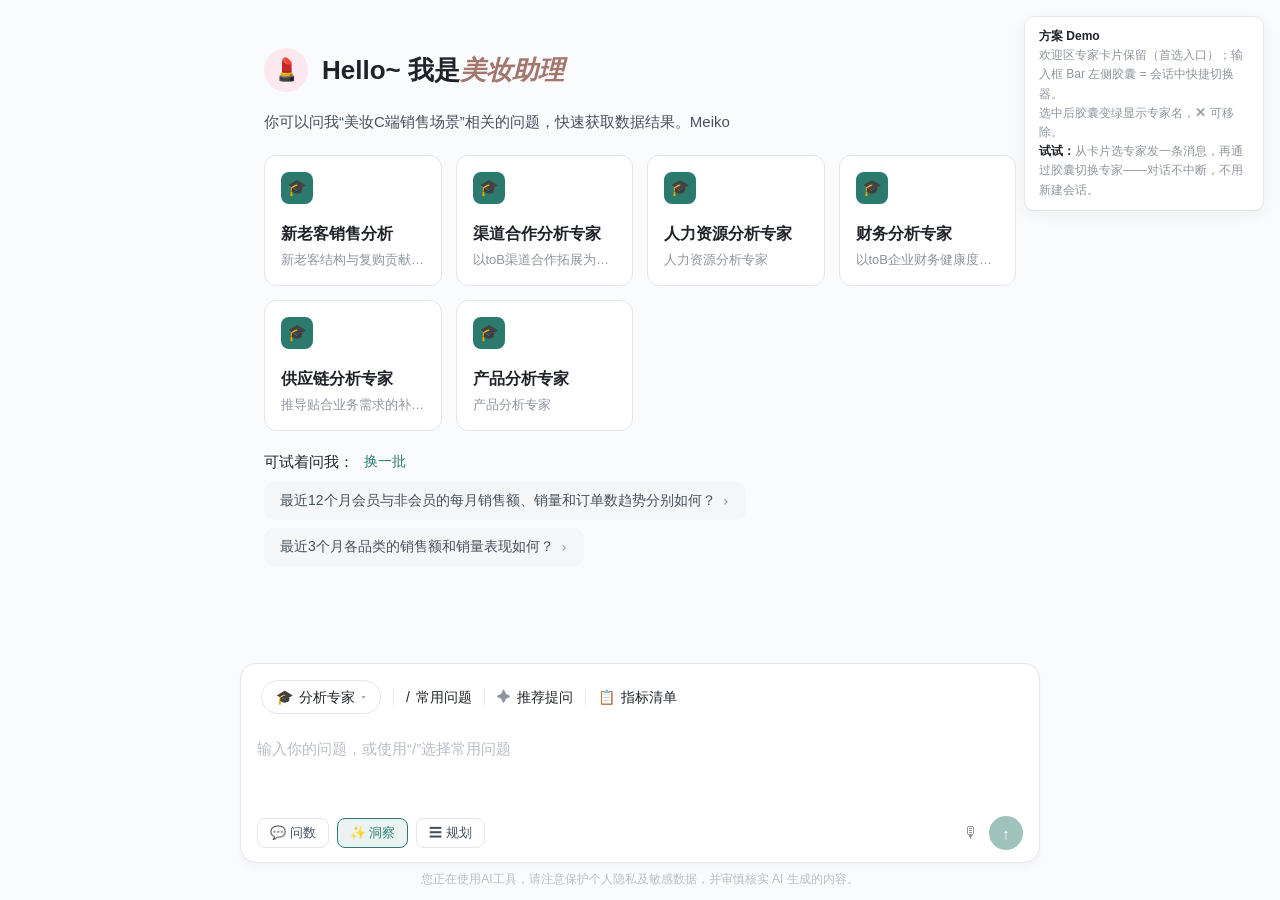
<file: demos/expert-entry.html>
<!DOCTYPE html>
<html lang="zh-CN">
<head>
<meta charset="UTF-8">
<meta name="viewport" content="width=device-width, initial-scale=1.0">
<title>分析专家入口上移 · 交互 Demo</title>
<style>
  :root {
    --teal: #2c7a6e;
    --teal-dark: #1f5f56;
    --teal-bg: #eaf3f1;
    --text-em: #1f2329;
    --text: #46505c;
    --text-hint: #8f959e;
    --border: #e5e6eb;
    --fill: #f5f6f7;
    --bg: #fafbfc;
  }
  * { margin: 0; padding: 0; box-sizing: border-box; }
  body {
    font-family: -apple-system, "PingFang SC", "Helvetica Neue", sans-serif;
    background: var(--bg);
    color: var(--text);
    min-height: 100vh;
    display: flex;
    flex-direction: column;
  }
  .demo-note {
    position: fixed; top: 16px; right: 16px; z-index: 50;
    background: #fff; border: 1px solid var(--border); border-radius: 10px;
    padding: 10px 14px; font-size: 12px; color: var(--text-hint);
    box-shadow: 0 4px 16px rgba(0,0,0,.06); max-width: 240px; line-height: 1.6;
  }
  .demo-note b { color: var(--text-em); }
  .demo-note .toggle {
    display: inline-block; margin-top: 6px; color: var(--teal);
    cursor: pointer; user-select: none; font-weight: 500;
  }

  .chat-scroll { flex: 1; overflow-y: auto; }
  .chat-body { max-width: 800px; margin: 0 auto; padding: 48px 24px 24px; }

  /* ── 欢迎区 ── */
  .greet-head { display: flex; align-items: center; gap: 14px; margin-bottom: 16px; }
  .greet-avatar {
    width: 44px; height: 44px; border-radius: 50%; background: #fbe9ef;
    display: flex; align-items: center; justify-content: center; font-size: 22px;
  }
  .greet-title { font-size: 26px; font-weight: 700; color: var(--text-em); }
  .greet-title em { font-style: italic; color: #a3766e; }
  .greet-desc { font-size: 15px; line-height: 1.9; margin-bottom: 8px; }

  /* 现状对比用：欢迎区卡片 */
  .legacy-cards {
    display: grid; grid-template-columns: repeat(4, minmax(0,1fr));
    gap: 14px; margin: 18px 0 6px;
  }
  .legacy-cards.hidden, .hidden { display: none; }
  .legacy-card {
    border: 1px solid var(--border); border-radius: 12px; background: #fff;
    padding: 16px; cursor: pointer; transition: border-color .15s;
    min-height: 120px;
  }
  .legacy-card:hover { border-color: var(--teal); }
  .legacy-card.selected { border-color: var(--teal); background: var(--teal-bg); }
  .legacy-card .cap { width: 32px; height: 32px; border-radius: 8px; background: var(--teal); color:#fff; display:flex; align-items:center; justify-content:center; font-size:16px; margin-bottom: 20px; }
  .legacy-card .nm { font-size: 16px; font-weight: 700; color: var(--text-em); margin-bottom: 6px; white-space: nowrap; overflow: hidden; text-overflow: ellipsis; }
  .legacy-card .ds { font-size: 13px; color: var(--text-hint); white-space: nowrap; overflow: hidden; text-overflow: ellipsis; }

  /* 推荐问题 */
  .try-row { display: flex; align-items: center; gap: 10px; font-size: 15px; color: var(--text-em); margin-top: 22px; }
  .try-row .refresh { color: var(--teal); cursor: pointer; font-size: 14px; }
  .q-list { margin-top: 10px; display: flex; flex-direction: column; gap: 8px; }
  .q-item {
    align-self: flex-start; display: inline-flex; align-items: center; gap: 6px;
    background: var(--fill); border-radius: 10px; padding: 10px 16px;
    font-size: 14px; cursor: pointer; color: var(--text);
  }
  .q-item:hover { background: #eef0f2; }
  .q-item .arrow { color: var(--text-hint); font-family: monospace; }

  /* ── 会话消息 ── */
  .msg-list { margin-top: 28px; display: flex; flex-direction: column; gap: 16px; }
  .msg { max-width: 78%; padding: 10px 14px; border-radius: 12px; font-size: 14px; line-height: 1.7; }
  .msg.user { align-self: flex-end; background: var(--teal); color: #fff; border-bottom-right-radius: 4px; }
  .msg.bot { align-self: flex-start; background: #fff; border: 1px solid var(--border); border-bottom-left-radius: 4px; }
  .session-divider {
    display: flex; align-items: center; gap: 12px; color: var(--text-hint); font-size: 12px; margin-top: 28px;
  }
  .session-divider::before, .session-divider::after { content: ''; flex: 1; height: 1px; background: var(--border); }


  /* ── 输入区 ── */
  .send-area { padding: 12px 24px 8px; }
  .input-div { max-width: 800px; margin: 0 auto; }
  .wrapper {
    position: relative; background: #fff; border-radius: 16px;
    border: 1px solid var(--border);
    box-shadow: 0 3px 6px rgba(18,22,25,.02), 0 6px 12px rgba(18,22,25,.02);
    transition: border-color .2s;
  }
  .wrapper.focus { border-color: var(--teal); box-shadow: 0 0 0 3px rgba(44,122,110,.10); }

  /* 辅助入口行（Bar） */
  .assist-inner { padding: 12px 12px 0; }
  .assist-entry { display: flex; align-items: center; gap: 12px; min-height: 40px; padding: 4px 8px 12px; flex-wrap: wrap; }
  .entry-btn {
    display: inline-flex; align-items: center; gap: 6px; border: 0; background: transparent;
    color: var(--text-em); font-size: 14px; line-height: 24px; cursor: pointer; padding: 0;
    font-family: inherit;
  }
  .entry-btn:hover { color: var(--teal); }
  .entry-btn .pre { font-weight: 500; }
  .entry-btn .ic { color: var(--text-hint); font-size: 14px; }
  .entry-btn:hover .ic { color: var(--teal); }
  .entry-divider { width: 1px; height: 16px; background: var(--border); }

  /* 分析专家选择器（独立胶囊，层级高于其他文字入口） */
  .expert-pill {
    display: inline-flex; align-items: center; gap: 6px;
    border: 1px solid var(--border); border-radius: 999px; padding: 5px 14px;
    background: #fff; color: var(--text-em); font-size: 14px; line-height: 22px;
    cursor: pointer; font-family: inherit; transition: border-color .15s, background .15s, color .15s;
  }
  .expert-pill:hover { border-color: var(--teal); color: var(--teal); }
  .expert-pill .ic { font-size: 14px; }
  .expert-pill .caret { font-size: 10px; color: var(--text-hint); transition: transform .2s; }
  .expert-pill.open .caret { transform: rotate(180deg); }
  .expert-pill.active {
    background: var(--teal-bg); border-color: var(--teal); color: var(--teal-dark); font-weight: 600;
  }
  .expert-pill.active .caret { color: var(--teal); }
  .expert-pill .x { color: var(--teal); font-size: 12px; padding: 0 2px; font-weight: 400; }
  .expert-pill .x:hover { color: var(--teal-dark); }

  /* 专家展开面板 */
  .expert-panel { overflow: hidden; transition: height .32s cubic-bezier(.22,1,.36,1); height: 0; }
  .expert-panel-inner { padding: 4px 8px 12px; }
  .expert-panel-head {
    display: flex; align-items: center; justify-content: space-between; margin-bottom: 10px;
  }
  .expert-panel-head .t { font-size: 13px; color: var(--text-hint); }
  .expert-panel-head .close { border: 0; background: none; color: var(--text-hint); cursor: pointer; font-size: 14px; padding: 2px; }
  .expert-list { max-height: 320px; overflow-y: auto; }
  .expert-section-label { font-size: 12px; color: var(--text-hint); padding: 8px 10px 4px; }
  .expert-section-label:first-child { padding-top: 0; }
  .expert-row {
    display: flex; align-items: center; gap: 12px; padding: 9px 10px;
    border-radius: 10px; cursor: pointer; transition: background .12s;
  }
  .expert-row:hover { background: var(--fill); }
  .expert-row.selected { background: var(--teal-bg); }
  .expert-row .cap {
    flex: none; width: 30px; height: 30px; border-radius: 8px; background: var(--teal);
    color: #fff; display: flex; align-items: center; justify-content: center; font-size: 15px;
  }
  .expert-row .meta { flex: 1; min-width: 0; }
  .expert-row .nm { font-size: 14px; font-weight: 600; color: var(--text-em); white-space: nowrap; overflow: hidden; text-overflow: ellipsis; }
  .expert-row .ds { font-size: 12px; color: var(--text-hint); white-space: nowrap; overflow: hidden; text-overflow: ellipsis; margin-top: 1px; }
  .expert-row .count { flex: none; display: flex; align-items: center; gap: 4px; font-size: 12px; color: var(--text-hint); }
  .expert-row .selmark { flex: none; color: var(--teal); font-size: 14px; font-weight: 700; }

  /* 输入主体 */
  .wrapper-input { padding: 10px 16px 12px; }
  .editor-row { position: relative; min-height: 72px; display: block; font-size: 15px; line-height: 26px; }
  .editor {
    display: inline; border: 0; outline: none; font: inherit; color: var(--text-em);
    width: 100%; resize: none; background: transparent; vertical-align: top;
  }
  .editor::placeholder { color: #b9bec6; }
  textarea.editor { min-height: 44px; }

  .op-row { display: flex; align-items: center; justify-content: space-between; margin-top: 8px; }
  .mode-chips { display: flex; align-items: center; gap: 8px; }
  .mode-chip {
    display: inline-flex; align-items: center; gap: 5px; font-size: 13px;
    border: 1px solid var(--border); border-radius: 8px; padding: 5px 12px;
    background: #fff; color: var(--text); cursor: pointer; font-family: inherit;
  }
  .mode-chip.active { border-color: var(--teal); color: var(--teal); background: var(--teal-bg); font-weight: 500; }
  .right-ops { display: flex; align-items: center; gap: 10px; }
  .mic { color: var(--text-hint); cursor: pointer; font-size: 16px; }
  .send-btn {
    width: 34px; height: 34px; border-radius: 50%; border: 0; background: var(--teal);
    color: #fff; cursor: pointer; font-size: 15px; opacity: .45;
  }
  .send-btn.ready { opacity: 1; }
  .ai-tip { text-align: center; font-size: 12px; color: #b9bec6; padding: 8px 0 4px; }
</style>
</head>
<body>

<div class="demo-note">
  <b>方案 Demo</b><br>
  欢迎区专家卡片保留（首选入口）；输入框 Bar 左侧胶囊 = 会话中快捷切换器。<br>选中后胶囊变绿显示专家名，✕ 可移除。<br>
  <b>试试：</b>从卡片选专家发一条消息，再通过胶囊切换专家——对话不中断，不用新建会话。
</div>

<div class="chat-scroll">
  <div class="chat-body">
    <div class="greet-head">
      <div class="greet-avatar">💄</div>
      <div class="greet-title">Hello~ 我是<em>美妆助理</em></div>
    </div>
    <div class="greet-desc">
      你可以问我“美妆C端销售场景”相关的问题，快速获取数据结果。Meiko
    </div>

    <!-- 欢迎区专家卡片：新会话时展示，会话开始后隐藏（换专家走输入框胶囊） -->
    <div class="legacy-cards" id="welcomeCards"></div>

    <div class="try-row" id="tryRow">
      <span id="tryLabel">可试着问我：</span>
      <span class="refresh">换一批</span>
    </div>
    <div class="q-list" id="qList"></div>
    <div class="msg-list" id="msgList"></div>
  </div>
</div>


<div class="send-area">
  <div class="input-div">
    <div class="wrapper" id="wrapper">
      <div class="assist-inner">
        <!-- 辅助入口 Bar：分析专家(独立胶囊选择器，层级最高) ｜ 常用问题｜推荐提问｜指标清单 -->
        <div class="assist-entry">
          <button class="expert-pill" id="expertEntry">
            <span class="ic">🎓</span><span id="expertEntryLabel">分析专家</span><span class="x hidden" id="expertPillX" title="移除专家">✕</span><span class="caret">▾</span>
          </button>
          <span class="entry-divider"></span>
          <button class="entry-btn"><span class="pre">/</span><span>常用问题</span></button>
          <span class="entry-divider"></span>
          <button class="entry-btn"><span class="ic">✦</span><span>推荐提问</span></button>
          <span class="entry-divider"></span>
          <button class="entry-btn"><span class="ic">📋</span><span>指标清单</span></button>
        </div>
        <!-- 专家展开面板 -->
        <div class="expert-panel" id="expertPanel">
          <div class="expert-panel-inner">
            <div class="expert-panel-head">
              <span class="t">选择一位分析专家，围绕其场景进行洞察分析</span>
              <button class="close" id="expertPanelClose">✕</button>
            </div>
            <div class="expert-list" id="expertGrid"></div>
          </div>
        </div>
      </div>
      <div class="wrapper-input">
        <div class="editor-row" id="editorRow">
          <textarea class="editor" id="editor" rows="2" placeholder="输入你的问题，或使用“/”选择常用问题"></textarea>
        </div>
        <div class="op-row">
          <div class="mode-chips" id="modeChips">
            <button class="mode-chip">💬 问数</button>
            <button class="mode-chip active">✨ 洞察</button>
            <button class="mode-chip">☰ 规划</button>
          </div>
          <div class="right-ops">
            <span class="mic">🎙</span>
            <button class="send-btn" id="sendBtn">↑</button>
          </div>
        </div>
      </div>
    </div>
  </div>
  <div class="ai-tip">您正在使用AI工具，请注意保护个人隐私及敏感数据，并审慎核实 AI 生成的内容。</div>
</div>

<script>
const EXPERTS = [
  { id: 'e1', name: '新老客销售分析', desc: '新老客结构与复购贡献分析', count: '99.6k' },
  { id: 'e2', name: '渠道合作分析专家', desc: '以toB渠道合作拓展为场景', count: '25.3k' },
  { id: 'e3', name: '人力资源分析专家', desc: '人力资源分析专家', count: '13.2k' },
  { id: 'e4', name: '财务分析专家', desc: '以toB企业财务健康度为核心', count: '8.4k' },
  { id: 'e5', name: '供应链分析专家', desc: '推导贴合业务需求的补货策略', count: '5.1k' },
  { id: 'e6', name: '产品分析专家', desc: '产品分析专家', count: '1.1k' },
]
const RECENT_KEY = 'demo_recent_experts'
let recentIds = JSON.parse(localStorage.getItem(RECENT_KEY) || '["e3"]')

function touchRecent (id) {
  recentIds = [ id, ...recentIds.filter(x => x !== id) ].slice(0, 3)
  localStorage.setItem(RECENT_KEY, JSON.stringify(recentIds))
}
const DEFAULT_QUESTIONS = [
  '最近12个月会员与非会员的每月销售额、销量和订单数趋势分别如何？',
  '最近3个月各品类的销售额和销量表现如何？',
]
const EXPERT_QUESTIONS = {
  e1: [ '最近6个月新客与老客的销售额占比变化如何？', '老客复购率最高的前5个品类是哪些？', '新客首单转化到二次购买的平均间隔是多久？' ],
  e2: [ '各渠道合作伙伴最近一个季度的出货额排名如何？', '哪些渠道的同比增速超过30%？', '渠道返利投入与销售增长的相关性如何？' ],
  e3: [ '各部门最近半年的人均产出趋势如何？', '销售团队的人员流失率与业绩达成的关系？', '哪些岗位的招聘周期明显拉长？' ],
  e4: [ '最近4个季度毛利率的变化趋势及主要驱动因素？', '应收账款周转天数环比变化如何？', '各产品线的费用率对比情况？' ],
  e5: [ '哪些SKU的库存周转天数超过90天？', '主要仓库的缺货率最近3个月变化如何？', '按当前销量预测，哪些爆品两周内需要补货？' ],
  e6: [ '最近上新的产品首月动销率表现如何？', '各价格带产品的销量分布情况？', '退货率最高的前10个产品及主要原因？' ],
}

let selected = null
let panelOpen = false
let inSession = false       // 是否已产生对话（session_id !== 'default'）
let messages = []

const $ = id => document.getElementById(id)
const panel = $('expertPanel')
const grid = $('expertGrid')
const entry = $('expertEntry')
const entryLabel = $('expertEntryLabel')
const editorRow = $('editorRow')
const editor = $('editor')
const qList = $('qList')
const modeChips = $('modeChips')

function renderGrid () {
  const head = document.querySelector('.expert-panel-head .t')
  head.textContent = inSession
    ? '切换分析专家后，将保留当前对话上下文继续分析'
    : '选择一位分析专家，围绕其场景进行洞察分析'
  const row = e => `
    <div class="expert-row ${selected === e.id ? 'selected' : ''}" data-id="${e.id}">
      <div class="cap">🎓</div>
      <div class="meta">
        <div class="nm">${e.name}</div>
        <div class="ds">${e.desc}</div>
      </div>
      ${selected === e.id ? '<span class="selmark">✓</span>' : ''}
      <span class="count">✦ ${e.count}</span>
    </div>`
  const recent = recentIds.map(id => EXPERTS.find(e => e.id === id)).filter(Boolean)
  grid.innerHTML = [
    recent.length ? `<div class="expert-section-label">最近使用</div>${recent.map(row).join('')}` : '',
    `<div class="expert-section-label">全部专家</div>${EXPERTS.map(row).join('')}`,
  ].join('')
}

function renderQuestions () {
  const qs = selected ? EXPERT_QUESTIONS[selected] : DEFAULT_QUESTIONS
  qList.innerHTML = qs.map(q => `<div class="q-item"><span>${q}</span><span class="arrow">›</span></div>`).join('')
  // 对话开始后隐藏推荐问题区
  $('tryRow').style.display = inSession ? 'none' : 'flex'
  qList.style.display = inSession ? 'none' : 'flex'
}

function renderChip () {
  // 专家状态统一呈现在 Bar 左侧的胶囊选择器上，不再在输入框内放 chip
  const pillX = $('expertPillX')
  if (selected) {
    const e = EXPERTS.find(x => x.id === selected)
    editor.placeholder = `向「${e.name}」提问，回车发送`
    entryLabel.textContent = e.name
    entry.classList.add('active')
    pillX.classList.remove('hidden')
    modeChips.style.visibility = 'hidden' // 对齐现有行为：选中专家后隐藏模式切换
  } else {
    editor.placeholder = '输入你的问题，或使用“/”选择常用问题'
    entryLabel.textContent = '分析专家'
    entry.classList.remove('active')
    pillX.classList.add('hidden')
    modeChips.style.visibility = 'visible'
  }
}

function renderMessages () {
  const list = $('msgList')
  list.innerHTML = messages.map(m => m.role === 'divider'
    ? `<div class="session-divider">${m.text}</div>`
    : `<div class="msg ${m.role}">${m.text}</div>`).join('')
}

function setPanel (open) {
  panelOpen = open
  entry.classList.toggle('open', open)
  if (open) {
    renderGrid()
    panel.style.height = panel.querySelector('.expert-panel-inner').getBoundingClientRect().height + 'px'
  } else {
    panel.style.height = '0px'
  }
}

function selectExpert (id) {
  const prev = selected
  selected = selected === id ? null : id
  if (selected) touchRecent(selected)
  // 对话进行中直接切换：保留当前会话上下文，消息流里插一条系统提示标记切换点
  if (inSession && selected !== prev) {
    const target = EXPERTS.find(x => x.id === selected)
    const from = EXPERTS.find(x => x.id === prev)
    messages.push({
      role: 'divider',
      text: target
        ? (from ? `已从「${from.name}」切换到「${target.name}」，继续基于当前对话分析` : `已启用「${target.name}」，继续基于当前对话分析`)
        : `已移除「${from.name}」，继续普通洞察分析`,
    })
    renderMessages()
    document.querySelector('.chat-scroll').scrollTop = 1e6
  }
  renderChip()
  renderQuestions()
  renderWelcomeCards()
  setPanel(false)
  editor.focus()
}

function sendMessage () {
  const text = editor.value.trim()
  if (!text) return
  const expert = EXPERTS.find(x => x.id === selected)
  messages.push({ role: 'user', text })
  messages.push({
    role: 'bot',
    text: expert
      ? `（示意回复）已按「${expert.name}」的分析场景处理这个问题，生成对应的洞察结论…`
      : '（示意回复）已生成对应的数据结果…',
  })
  inSession = true
  editor.value = ''
  $('sendBtn').classList.remove('ready')
  renderMessages()
  renderChip()       // 会话开始后 chip 变为锁定态
  renderQuestions()  // 隐藏推荐问题区
  renderWelcomeCards() // 会话开始后隐藏欢迎区专家卡片
  if (panelOpen) renderGrid()
  document.querySelector('.chat-scroll').scrollTop = 1e6
}

entry.onclick = () => setPanel(!panelOpen)
$('expertPillX').onclick = (e) => {
  e.stopPropagation()  // 别触发胶囊本身的面板开关
  selectExpert(selected)
}
$('expertPanelClose').onclick = () => setPanel(false)
grid.onclick = (ev) => {
  const item = ev.target.closest('.expert-row')
  if (item) selectExpert(item.dataset.id)
}
$('sendBtn').onclick = sendMessage

// 欢迎区专家卡片：新会话时展示，会话开始后隐藏
function renderWelcomeCards () {
  const cards = $('welcomeCards')
  cards.style.display = inSession ? 'none' : 'grid'
  if (inSession) return
  cards.innerHTML = EXPERTS.map(e => `
    <div class="legacy-card ${selected === e.id ? 'selected' : ''}" data-id="${e.id}">
      <div class="cap">🎓</div>
      <div class="nm">${e.name}</div>
      <div class="ds">${e.desc}</div>
    </div>`).join('')
}
$('welcomeCards').onclick = (ev) => {
  const item = ev.target.closest('.legacy-card')
  if (item) selectExpert(item.dataset.id)
}

// 输入态
const wrapper = $('wrapper')
editor.onfocus = () => wrapper.classList.add('focus')
editor.onblur = () => wrapper.classList.remove('focus')
editor.oninput = () => $('sendBtn').classList.toggle('ready', editor.value.trim() !== '')
editor.onkeydown = (e) => {
  if (e.key === 'Enter' && !e.shiftKey && !e.isComposing) {
    e.preventDefault()
    sendMessage()
  }
}

renderQuestions()
renderWelcomeCards()
</script>
</body>
</html>
</file>
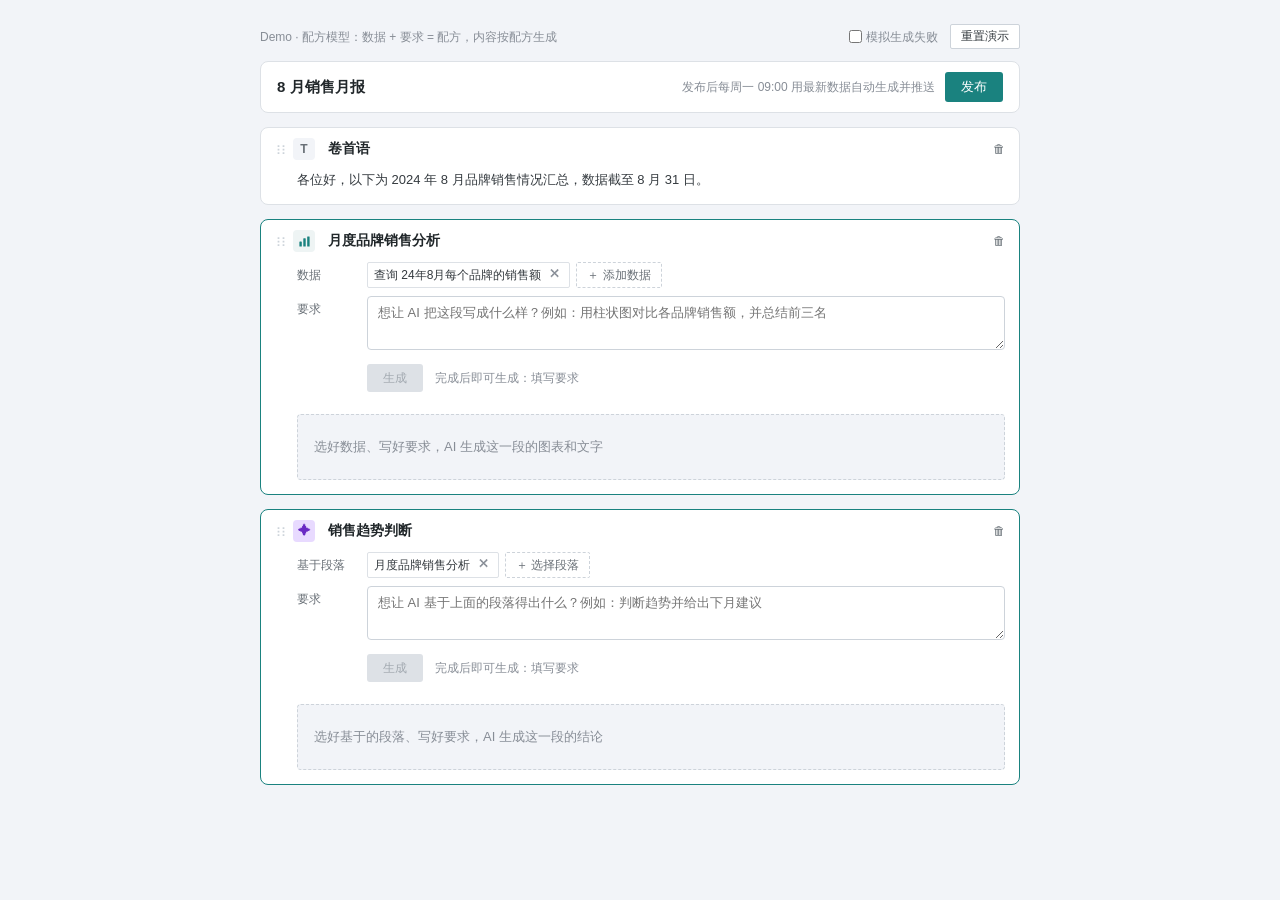
<file: demos/recipe-demo.html>
<!DOCTYPE html>
<html lang="zh-CN">
<head>
<meta charset="UTF-8">
<meta name="viewport" content="width=device-width, initial-scale=1">
<title>动态内容 · 配方模型 Demo（数据+要求=配方,内容按配方生成）</title>
<style>
    /* ==== 观远 gds tokens ==== */
    :root {
        --primary: #1a827f;
        --primary-hover: #339b98;
        --primary-bg: #eef4f4;
        --bg-canvas: #f2f4f8;
        --bg-alt: #ffffff;
        --bg-hover: #f2f4f8;
        --border-divide: #dde1e6;
        --border-outline: #cdd3da;
        --text-em: #21272a;
        --text-body: #343a3f;
        --text-secondly: #697077;
        --text-hint: #878d96;
        --text-disable: #a2a9b0;
        --success: #198038;
        --warning-bg: #fcf4d6;
        --warning-text: #755800;
        --error: #da1e28;
        --error-bg: #fff1f1;
        --error-text: #a2191f;
        --chart-bar: #3582fe;
        --shadow-popover: 0 5px 12px 4px rgba(0,0,0,.01), 0 3px 6px rgba(0,0,0,.16), 0 1px 2px -2px rgba(0,0,0,.16);
    }
    * { box-sizing: border-box; margin: 0; padding: 0; }
    body {
        font-family: Inter, -apple-system, "PingFang SC", "Microsoft YaHei", sans-serif;
        background: var(--bg-canvas);
        color: var(--text-body);
        font-size: 13px; line-height: 20px;
        display: flex; justify-content: center;
        padding: 24px 16px 64px;
    }
    .stage { width: 760px; }
    .demo-note { margin-bottom: 12px; color: var(--text-hint); font-size: 12px; display: flex; gap: 12px; align-items: center; flex-wrap: wrap; }
    .demo-note .spacer { flex: 1; }
    .demo-note button { border: 1px solid var(--border-outline); background: var(--bg-alt); border-radius: 2px; padding: 3px 10px; font-size: 12px; color: var(--text-body); cursor: pointer; }
    .demo-note button:hover { color: var(--primary); border-color: var(--primary); }
    .demo-note label { display: inline-flex; align-items: center; gap: 4px; cursor: pointer; }
    .demo-note input { accent-color: var(--primary); }

    /* ===== 报告工具栏：发布即发布配方 ===== */
    .report-bar {
        display: flex; align-items: center; gap: 10px;
        background: var(--bg-alt);
        border: 1px solid var(--border-divide); border-radius: 8px;
        padding: 10px 16px; margin-bottom: 14px;
    }
    .report-title { font-size: 15px; font-weight: 600; color: var(--text-em); }
    .report-bar .pub-note { margin-left: auto; font-size: 12px; color: var(--text-hint); }
    .pub-btn {
        height: 30px; padding: 0 16px; border: none; border-radius: 3px;
        background: var(--primary); color: #fff; font-size: 13px; cursor: pointer; font-family: inherit;
    }
    .pub-btn:hover { background: var(--primary-hover); }

    /* ===== 卡片外壳 ===== */
    .card { background: var(--bg-alt); border: 1px solid var(--border-divide); border-radius: 8px; margin-bottom: 14px; }
    .card.editing { border-color: var(--primary); }
    .card-chrome { display: flex; align-items: center; gap: 8px; padding: 10px 14px 0; }
    .drag { color: var(--border-outline); font-size: 14px; letter-spacing: -2px; cursor: grab; user-select: none; }
    .card-icon { width: 22px; height: 22px; flex: 0 0 auto; border-radius: 4px; display: inline-flex; align-items: center; justify-content: center; }
    .card-icon.dyn { background: var(--primary-bg); color: var(--primary); }
    .card-icon.ins { background: #e8daff; color: #6929c4; }
    .card-icon.txt { background: var(--bg-canvas); color: var(--text-secondly); }
    .card-name { min-width: 0; max-width: 300px; font-size: 14px; font-weight: 600; color: var(--text-em); border: 1px solid transparent; border-radius: 2px; padding: 0 4px; font-family: inherit; background: transparent; }
    .card-name:hover { border-color: var(--border-outline); }
    .card-name:focus { outline: none; border-color: var(--primary); }
    .chrome-actions { margin-left: auto; display: inline-flex; align-items: center; gap: 12px; font-size: 12px; }
    .chrome-actions a { color: var(--text-secondly); cursor: pointer; }
    .chrome-actions a:hover { color: var(--primary); }
    .chrome-actions a.danger:hover { color: var(--error); }

    /* ===== 配方摘要行（阅读态）：一句人话 = 这张卡的全部配置 ===== */
    .recipe-line {
        display: none;
        align-items: baseline; gap: 6px;
        margin: 8px 14px 0 36px;
        padding: 5px 10px;
        border-radius: 4px;
        background: var(--bg-canvas);
        font-size: 12px; color: var(--text-secondly);
        cursor: pointer;
    }
    .recipe-line:hover { background: var(--primary-bg); }
    .recipe-line:hover .recipe-edit { color: var(--primary-hover); }
    .recipe-line .recipe-text { min-width: 0; overflow: hidden; text-overflow: ellipsis; white-space: nowrap; }
    .recipe-line .recipe-text b { color: var(--text-body); font-weight: 500; }
    .recipe-line .recipe-edit { flex: 0 0 auto; margin-left: auto; color: var(--primary); }
    .card.reading .recipe-line { display: flex; }
    .manual-tag {
        flex: 0 0 auto;
        padding: 0 6px; border-radius: 999px;
        font-size: 11px; line-height: 18px;
        background: var(--warning-bg); color: var(--warning-text);
        cursor: help;
    }

    /* 高级区：查看/手改生成代码（渐进披露，仅内容生成后出现） */
    .adv-box { display: none; margin: 0 14px 10px 106px; border: 1px solid var(--border-divide); border-radius: 4px; overflow: hidden; }
    .adv-box.show { display: block; }
    .adv-box textarea {
        width: 100%; min-height: 130px; border: none; padding: 10px 12px;
        font-family: "SF Mono", Menlo, Consolas, monospace; font-size: 11px; line-height: 17px;
        color: var(--text-body); resize: vertical;
    }
    .adv-box textarea:focus { outline: none; background: #fbfdfd; }
    .adv-actions { display: flex; align-items: center; gap: 10px; padding: 8px 12px; border-top: 1px solid var(--border-divide); background: var(--bg-canvas); }
    .adv-actions .note { font-size: 11px; color: var(--text-hint); flex: 1; }
    .adv-actions .restore { font-size: 12px; color: var(--text-secondly); cursor: pointer; }
    .adv-actions .restore:hover { color: var(--primary); }
    .btn-s { height: 26px; padding: 0 12px; border-radius: 2px; font-size: 12px; cursor: pointer; font-family: inherit; border: 1px solid var(--border-outline); background: var(--bg-alt); color: var(--text-body); }
    .btn-s:hover { color: var(--primary); border-color: var(--primary); }
    .btn-s.primary { background: var(--primary); border-color: var(--primary); color: #fff; }
    .btn-s.primary:hover { background: var(--primary-hover); border-color: var(--primary-hover); }

    /* ===== 配方编辑区（编辑态） ===== */
    .recipe-editor { display: none; margin: 10px 14px 0 36px; }
    .card.editing .recipe-editor { display: block; }
    .cfg-row { display: flex; align-items: flex-start; gap: 8px; margin-bottom: 8px; }
    .cfg-label { flex: 0 0 62px; font-size: 12px; color: var(--text-secondly); line-height: 26px; }
    .cfg-body { flex: 1; min-width: 0; }
    .query-tags { display: flex; flex-wrap: wrap; gap: 6px; align-items: center; }
    .qtag { display: inline-flex; align-items: center; gap: 6px; max-width: 260px; border: 1px solid var(--border-divide); background: var(--bg-alt); border-radius: 2px; padding: 2px 6px; font-size: 12px; line-height: 20px; }
    .qtag .qname { min-width: 0; overflow: hidden; text-overflow: ellipsis; white-space: nowrap; cursor: pointer; }
    .qtag:hover { border-color: var(--primary); }
    .qtag:hover .qname { color: var(--primary); }
    .qtag .qx { flex: 0 0 auto; cursor: pointer; color: var(--text-hint); width: 16px; height: 16px; line-height: 15px; text-align: center; border-radius: 2px; }
    .qtag .qx:hover { color: var(--error); background: var(--bg-hover); }
    .add-wrap { position: relative; display: inline-block; }
    .add-trigger { display: inline-flex; align-items: center; gap: 4px; border: 1px dashed var(--border-outline); border-radius: 2px; padding: 2px 10px; font-size: 12px; line-height: 20px; color: var(--text-secondly); background: none; cursor: pointer; font-family: inherit; }
    .add-trigger:hover, .add-wrap.open .add-trigger { color: var(--primary); border-color: var(--primary); }
    .dropdown { position: absolute; z-index: 10; top: calc(100% + 4px); left: 0; width: 300px; background: var(--bg-alt); border: 1px solid var(--border-divide); border-radius: 4px; box-shadow: var(--shadow-popover); display: none; }
    .add-wrap.open .dropdown { display: block; }
    .dd-search { padding: 8px 8px 0; }
    .dd-search input { width: 100%; height: 28px; border: 1px solid var(--border-outline); border-radius: 2px; padding: 0 8px; font: inherit; font-size: 12px; }
    .dd-search input:focus { outline: none; border-color: var(--primary); }
    .dd-toolbar { display: flex; align-items: center; justify-content: space-between; gap: 8px; padding: 8px; border-bottom: 1px solid var(--border-divide); }
    .dd-selonly { display: inline-flex; align-items: center; gap: 4px; font-size: 12px; color: var(--text-secondly); cursor: pointer; }
    .dd-selonly input { accent-color: var(--primary); }
    .dd-new { font-size: 12px; color: var(--primary); cursor: pointer; }
    .dd-new:hover { color: var(--primary-hover); }
    .dd-list { max-height: 168px; overflow-y: auto; padding: 4px 0; }
    .dd-item { display: flex; align-items: center; gap: 8px; padding: 5px 10px; cursor: pointer; font-size: 12px; }
    .dd-item:hover { background: var(--bg-hover); }
    .dd-item input { accent-color: var(--primary); flex: 0 0 auto; }
    .dd-item .dd-title { flex: 1; min-width: 0; overflow: hidden; text-overflow: ellipsis; white-space: nowrap; }
    .dd-empty { padding: 16px 0; text-align: center; color: var(--text-hint); font-size: 12px; }
    textarea.goal { width: 100%; min-height: 52px; border: 1px solid var(--border-outline); border-radius: 4px; padding: 6px 10px; font: inherit; color: var(--text-body); resize: vertical; }
    textarea.goal:focus { outline: none; border-color: var(--primary); }

    /* 动作行：一个主动作 + 两个逃生口 */
    .recipe-actions { display: none; align-items: center; gap: 12px; margin: 2px 14px 10px 106px; }
    .card.editing .recipe-actions { display: flex; }
    .gen-btn { height: 28px; padding: 0 16px; border: none; border-radius: 3px; background: var(--primary); color: #fff; font-size: 12px; cursor: pointer; font-family: inherit; }
    .gen-btn:hover:not(:disabled) { background: var(--primary-hover); }
    .gen-btn:disabled { background: var(--border-divide); color: var(--text-disable); cursor: not-allowed; }
    .gen-btn.loading { pointer-events: none; opacity: .75; }
    .act-hint { font-size: 12px; color: var(--text-hint); }
    .act-hint.error { color: var(--error-text); }
    .act-link { font-size: 12px; color: var(--text-secondly); cursor: pointer; }
    .act-link:hover { color: var(--primary); }
    .act-link.advanced { margin-left: auto; color: var(--text-hint); }

    /* ===== 内容区 ===== */
    .content { padding: 12px 14px 14px 36px; position: relative; }
    .content-placeholder { border: 1px dashed var(--border-outline); border-radius: 4px; background: var(--bg-canvas); padding: 22px 16px; color: var(--text-hint); font-size: 13px; }
    .content-body { display: none; position: relative; }
    .content-body.show { display: block; }
    .content-body h4 { font-size: 14px; color: var(--text-em); margin-bottom: 8px; }
    .content-body p { font-size: 13px; color: var(--text-body); margin-bottom: 4px; }
    .chart { display: flex; align-items: flex-end; gap: 18px; height: 120px; padding: 0 8px 22px; border-bottom: 1px solid var(--border-divide); margin-bottom: 18px; }
    .bar { width: 44px; background: var(--chart-bar); border-radius: 2px 2px 0 0; position: relative; }
    .bar span { position: absolute; top: -20px; left: 50%; transform: translateX(-50%); font-size: 11px; color: var(--text-secondly); white-space: nowrap; }
    .bar i { position: absolute; bottom: -20px; left: 50%; transform: translateX(-50%); font-style: normal; font-size: 11px; color: var(--text-hint); white-space: nowrap; }

    /* 旧内容遮罩：改了配方还没生成时，旧内容不许伪装成新内容 */
    .content-veil {
        display: none;
        position: absolute; inset: 0;
        background: rgba(255,255,255,.72);
        border-radius: 4px;
        align-items: center; justify-content: center;
        font-size: 13px; color: var(--warning-text);
        text-align: center;
    }
    .content-veil.show { display: flex; }
    .content-veil .veil-inner { background: var(--warning-bg); border-radius: 4px; padding: 8px 14px; }

    .mini-card-body { padding: 10px 14px 14px 36px; color: var(--text-body); }
</style>
</head>
<body>
<div class="stage">
    <div class="demo-note">
        <span>Demo · 配方模型：数据 + 要求 = 配方，内容按配方生成</span>
        <span class="spacer"></span>
        <label><input type="checkbox" id="simGenFail">模拟生成失败</label>
        <button onclick="location.reload()">重置演示</button>
    </div>

    <!-- 报告工具栏：发布语义 = 发布配方 -->
    <div class="report-bar">
        <span class="report-title">8 月销售月报</span>
        <span class="pub-note">发布后每周一 09:00 用最新数据自动生成并推送</span>
        <button class="pub-btn" onclick="alert('演示：发布的是各段配方，之后每次按计划用最新数据重新生成')">发布</button>
    </div>

    <!-- 静态文字卡 -->
    <div class="card">
        <div class="card-chrome">
            <span class="drag">⋮⋮</span>
            <span class="card-icon txt"><b style="font-size:12px">T</b></span>
            <input class="card-name" value="卷首语" spellcheck="false">
            <span class="chrome-actions"><a class="danger">🗑</a></span>
        </div>
        <div class="mini-card-body">各位好，以下为 2024 年 8 月品牌销售情况汇总，数据截至 8 月 31 日。</div>
    </div>

    <!-- ★ 动态内容卡：配方(数据+要求) → 内容 -->
    <div class="card editing" id="dynCard">
        <div class="card-chrome">
            <span class="drag">⋮⋮</span>
            <span class="card-icon dyn">
                <svg width="13" height="13" viewBox="0 0 14 14" fill="none">
                    <rect x="1.5" y="7" width="2.6" height="5.5" rx="0.5" fill="currentColor"/>
                    <rect x="5.7" y="3.5" width="2.6" height="9" rx="0.5" fill="currentColor"/>
                    <rect x="9.9" y="1.5" width="2.6" height="11" rx="0.5" fill="currentColor"/>
                </svg>
            </span>
            <input class="card-name" id="cardName" value="月度品牌销售分析" spellcheck="false">
            <span class="chrome-actions"><a class="danger" title="删除卡片">🗑</a></span>
        </div>

        <!-- 阅读态：一句人话 = 配方摘要，点击即编辑 -->
        <div class="recipe-line" onclick="startEdit()" title="点击修改">
            <span class="recipe-text" id="recipeText"></span>
            <span class="manual-tag" id="manualTag" style="display:none" title="这段的生成代码被手动调整过，内容不再完全由配方决定" onclick="event.stopPropagation(); toggleAdvanced()">已手动调整</span>
            <span class="recipe-edit">编辑</span>
        </div>

        <!-- 编辑态：配方的两个输入 -->
        <div class="recipe-editor">
            <div class="cfg-row">
                <span class="cfg-label">数据</span>
                <div class="cfg-body"><div class="query-tags" id="queryTags"></div></div>
            </div>
            <div class="cfg-row">
                <span class="cfg-label">要求</span>
                <div class="cfg-body">
                    <textarea class="goal" id="goalInput" placeholder="想让 AI 把这段写成什么样？例如：用柱状图对比各品牌销售额，并总结前三名" oninput="render()"></textarea>
                </div>
            </div>
        </div>
        <div class="recipe-actions">
            <button class="gen-btn" id="genBtn" disabled onclick="generate()">生成</button>
            <span class="act-hint" id="actHint"></span>
            <span class="act-link" id="revertLink" style="display:none" onclick="revertDraft()">撤销修改</span>
            <span class="act-link" id="doneLink" style="display:none" onclick="stopEdit()">完成</span>
            <span class="act-link advanced" id="advLink" style="display:none" onclick="toggleAdvanced()">高级</span>
        </div>

        <!-- 高级区：脚本是执行的真源，可看可改；手改留痕 + 可恢复 -->
        <div class="adv-box" id="advBox">
            <textarea id="scriptInput" spellcheck="false">import pandas as pd

def fmt_num(v):
    try:
        if pd.isna(v):
            return '-'
        return f"{float(v):,.2f}"
    except Exception:
        return str(v)

# ...（其余 60 余行，本段内容由这份代码生成）</textarea>
            <div class="adv-actions">
                <span class="note">这段内容由以上代码生成。手动修改后需「校验并应用」；重新生成会按配方重写代码。</span>
                <span class="restore" id="restoreLink" style="display:none" onclick="restoreFromRecipe()">恢复为按配方生成</span>
                <button class="btn-s" onclick="toggleAdvanced()">收起</button>
                <button class="btn-s primary" onclick="applyScript()">校验并应用</button>
            </div>
        </div>

        <!-- 内容区：placeholder / 内容 / 内容+遮罩 -->
        <div class="content">
            <div class="content-placeholder" id="placeholder">选好数据、写好要求，AI 生成这一段的图表和文字</div>
            <div class="content-body" id="contentBody">
                <h4>各品牌 8 月销售额对比</h4>
                <div class="chart">
                    <div class="bar" style="height:96px"><span>1,284 万</span><i>品牌 A</i></div>
                    <div class="bar" style="height:72px"><span>962 万</span><i>品牌 B</i></div>
                    <div class="bar" style="height:55px"><span>731 万</span><i>品牌 C</i></div>
                    <div class="bar" style="height:34px"><span>452 万</span><i>品牌 D</i></div>
                    <div class="bar" style="height:22px"><span>293 万</span><i>品牌 E</i></div>
                </div>
                <p>8 月品牌销售额前三名为品牌 A（1,284 万）、品牌 B（962 万）、品牌 C（731 万），三者合计占整体销售额的 79.8%。品牌 A 环比增长 12.4%，保持领先优势。</p>
                <div class="content-veil" id="contentVeil">
                    <span class="veil-inner">配方已修改 — 点「生成」查看新内容，下方是按旧配方生成的内容</span>
                </div>
            </div>
        </div>
    </div>

    <!-- 智能洞见卡：同一套配方语法（引用段落 + 要求） -->
    <div class="card editing">
        <div class="card-chrome">
            <span class="drag">⋮⋮</span>
            <span class="card-icon ins">✦</span>
            <input class="card-name" value="销售趋势判断" spellcheck="false">
            <span class="chrome-actions"><a class="danger">🗑</a></span>
        </div>
        <div class="recipe-editor" style="display:block">
            <div class="cfg-row">
                <span class="cfg-label">基于段落</span>
                <div class="cfg-body query-tags"><span class="qtag"><span class="qname">月度品牌销售分析</span><span class="qx">✕</span></span><button class="add-trigger">＋ 选择段落</button></div>
            </div>
            <div class="cfg-row">
                <span class="cfg-label">要求</span>
                <div class="cfg-body"><textarea class="goal" placeholder="想让 AI 基于上面的段落得出什么？例如：判断趋势并给出下月建议"></textarea></div>
            </div>
        </div>
        <div class="recipe-actions" style="display:flex">
            <button class="gen-btn" disabled>生成</button>
            <span class="act-hint">完成后即可生成：填写要求</span>
        </div>
        <div class="content">
            <div class="content-placeholder">选好基于的段落、写好要求，AI 生成这一段的结论</div>
        </div>
    </div>
</div>

<script>
/*
 * 配方模型 —— 面向"用户可以明白"的最小心智模型：
 * - 词汇表只有：数据、要求、内容 ＋ 动词"生成"（脚本降级为"高级"，仅管理员可见）
 * - 状态只有两种：内容与配方一致（界面安静） / 配方改了还没生成（旧内容蒙灰 + 生成按钮）
 * - 两个逃生口对应 Excel 心智：生成（回车）/ 撤销修改（Esc）
 * - 阅读态配方摘要是一句人话，读懂=理解，点击=编辑
 * - 发布语义在工具栏明示：发布的是配方，每次按计划用最新数据重新生成
 * 映射到实现：basis=配方快照(basisGoal+basisQueries)；dirty=草稿≠快照；
 * scriptStatus/previewStatus 等机器状态全部藏到这两个用户状态之下。
 */
const QUERIES = [
    { id: 1, title: '查询 24年8月每个品牌的销售额' },
    { id: 2, title: '各品牌月度销售趋势（近12月）' },
    { id: 3, title: '各区域销售额环比' },
    { id: 4, title: '重点 SKU 库存周转明细' },
]
const state = {
    selected: [1],
    basis: null,                 /* 配方快照 {queries:[], goal:''}，生成成功时更新 */
    contentStatus: 'none',       /* none | generating | ready */
    editing: true,
    error: '',
    manualPatched: false,        /* 生成代码被手改过：配方不再完全决定内容，阅读态留痕 */
}

const $ = id => document.getElementById(id)
const goalText = () => $('goalInput').value.trim()
const selectedQueries = () => QUERIES.filter(q => state.selected.includes(q.id))
const sameRecipe = () => state.basis
    && state.basis.goal === goalText()
    && state.basis.queries.join(',') === [ ...state.selected ].sort().join(',')
const isDirty = () => Boolean(state.basis) && !sameRecipe()

function missingItems () {
    const miss = []
    if (!state.selected.length) miss.push('选择数据')
    if (!goalText()) miss.push('填写要求')
    return miss
}

function renderTags () {
    $('queryTags').innerHTML = selectedQueries().map(q => `
        <span class="qtag">
            <span class="qname" title="点击编辑「${q.title}」" onclick="alert('演示：打开「${q.title}」编辑弹窗')">${q.title}</span>
            <span class="qx" title="移除" onclick="removeQuery(${q.id})">✕</span>
        </span>`).join('') + `
        <span class="add-wrap" id="addWrap">
            <button class="add-trigger" onclick="toggleDropdown(event)">＋ 添加数据</button>
            <span class="dropdown" onclick="event.stopPropagation()" style="display:${$('addWrap') && $('addWrap').classList.contains('open') ? 'block' : ''}">
                <span class="dd-search" style="display:block"><input id="ddSearch" placeholder="搜索本报告的数据查询" oninput="renderDropdown()"></span>
                <span class="dd-toolbar" style="display:flex">
                    <label class="dd-selonly"><input type="checkbox" id="ddSelOnly" onchange="renderDropdown()">仅看已选</label>
                    <a class="dd-new" onclick="alert('演示：打开新建主题问数查询弹窗')">＋ 新建主题问数查询</a>
                </span>
                <span class="dd-list" id="ddList" style="display:block"></span>
            </span>
        </span>`
}
function renderDropdown () {
    const kw = $('ddSearch').value.trim().toLowerCase()
    const items = QUERIES.filter(q =>
        (!kw || q.title.toLowerCase().includes(kw))
        && (!$('ddSelOnly').checked || state.selected.includes(q.id)))
    $('ddList').innerHTML = items.length ? items.map(q => `
        <label class="dd-item">
            <input type="checkbox" ${state.selected.includes(q.id) ? 'checked' : ''} onchange="toggleQuery(${q.id})">
            <span class="dd-title" title="${q.title}">${q.title}</span>
        </label>`).join('') : '<div class="dd-empty">未找到匹配的数据查询</div>'
}
function toggleDropdown (e) {
    e.stopPropagation()
    $('addWrap').classList.toggle('open')
    if ($('addWrap').classList.contains('open')) { renderDropdown(); $('ddSearch').focus() }
}
document.addEventListener('click', () => { const w = $('addWrap'); if (w) w.classList.remove('open') })
function toggleQuery (id) {
    state.selected = state.selected.includes(id) ? state.selected.filter(x => x !== id) : [ ...state.selected, id ]
    render(); renderDropdown()
}
function removeQuery (id) { state.selected = state.selected.filter(x => x !== id); render() }

function recipeSentence () {
    if (!state.basis) return ''
    const names = QUERIES.filter(q => state.basis.queries.includes(q.id)).map(q => `「${q.title}」`).join('、')
    return `基于 ${names}：${state.basis.goal}`
}

function render () {
    renderTags()
    const ready = state.contentStatus === 'ready'
    const generating = state.contentStatus === 'generating'
    const dirty = isDirty()
    const card = $('dynCard')

    /* 卡片两种形态：阅读（配方一句话）/ 编辑（配方表单） */
    card.classList.toggle('editing', state.editing)
    card.classList.toggle('reading', !state.editing && ready)
    $('recipeText').innerHTML = recipeSentence().replace(/「([^」]*)」/g, '<b>「$1」</b>')

    /* 动作行 */
    const genBtn = $('genBtn'), hint = $('actHint')
    genBtn.classList.remove('loading')
    genBtn.disabled = false
    hint.classList.remove('error')
    hint.textContent = ''
    const miss = missingItems()
    if (generating) { genBtn.classList.add('loading'); genBtn.textContent = '生成中…' }
    else if (state.error) { genBtn.textContent = '重试'; hint.textContent = state.error; hint.classList.add('error') }
    else if (miss.length) { genBtn.disabled = true; genBtn.textContent = '生成'; hint.textContent = '完成后即可生成：' + miss.join('、') }
    else if (ready && !dirty) { genBtn.textContent = '重新生成' }
    else { genBtn.textContent = '生成' }

    $('revertLink').style.display = dirty && !generating ? '' : 'none'
    $('doneLink').style.display = ready && !dirty && !generating ? '' : 'none'
    $('advLink').style.display = ready ? '' : 'none'
    $('manualTag').style.display = state.manualPatched ? '' : 'none'
    $('restoreLink').style.display = state.manualPatched ? '' : 'none'

    /* 内容区：未生成 / 内容 / 内容+遮罩（配方改了还没生成） */
    $('placeholder').style.display = ready ? 'none' : ''
    $('placeholder').textContent = generating ? '正在取数并生成…' : '选好数据、写好要求，AI 生成这一段的图表和文字'
    $('contentBody').classList.toggle('show', ready)
    $('contentVeil').classList.toggle('show', ready && dirty)
}

function generate () {
    if (missingItems().length || state.contentStatus === 'generating') return
    /* 手改过的代码会被按配方重写：覆盖前显式确认 */
    if (state.manualPatched && !confirm('这段的生成代码被手动调整过。重新生成将按配方重写代码，覆盖手动修改。继续？')) return
    state.contentStatus = 'generating'
    state.error = ''
    render()
    setTimeout(() => {
        if ($('simGenFail').checked) {
            state.contentStatus = state.basis ? 'ready' : 'none'
            state.error = '生成失败：数据里没有「销售额」，请换数据或改要求'
        } else {
            state.contentStatus = 'ready'
            state.basis = { queries: [ ...state.selected ].sort(), goal: goalText() }
            state.manualPatched = false      /* 按配方重写 → 回到纯配方世界 */
            state.editing = false            /* 生成成功 → 直接看内容（要求→内容的因果闭环） */
        }
        render()
    }, 1000)
}

/* ---- 高级：查看/手改生成代码 ---- */
function toggleAdvanced () { $('advBox').classList.toggle('show') }
function applyScript () {
    $('advBox').classList.remove('show')
    state.contentStatus = 'generating'
    render()
    $('placeholder').textContent = '正在校验并执行修改后的代码…'
    setTimeout(() => {
        state.contentStatus = 'ready'
        state.manualPatched = true      /* 留痕：内容不再完全由配方决定 */
        state.editing = false
        render()
    }, 700)
}
function restoreFromRecipe () {
    if (!confirm('将丢弃手动修改，按当前配方重新生成这段代码和内容。继续？')) return
    $('advBox').classList.remove('show')
    state.manualPatched = false
    generate()
}

function startEdit () { state.editing = true; render() }
function stopEdit () { state.editing = false; render() }
function revertDraft () {
    /* Esc 语义：草稿回到配方快照 */
    state.selected = [ ...state.basis.queries ]
    $('goalInput').value = state.basis.goal
    render()
}

render()
</script>
</body>
</html>
</file>
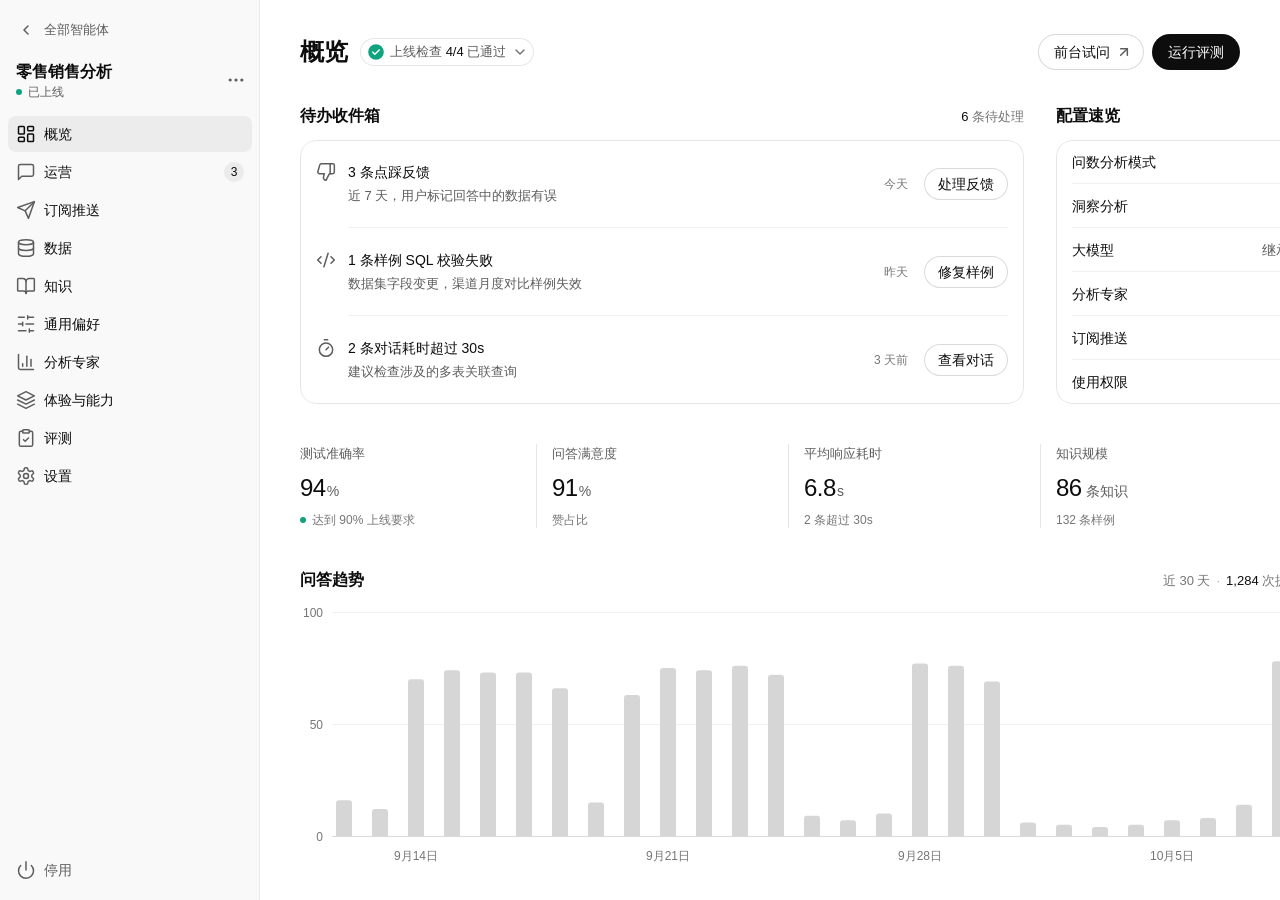
<file: work/chatbi-admin/overview-mock.html>
<!doctype html>
<html lang="zh-CN" data-state="live">
<head>
<meta charset="utf-8">
<meta name="viewport" content="width=1440">
<title>概览 · 零售销售分析</title>
<style>
:root{
  --bg:#fff;--sidebar:#f9f9f9;
  --text:#0d0d0d;--text-2:#5d5d5d;--text-3:#767676;--text-4:#b4b4b4;
  --line-1:rgba(13,13,13,.06);--line-2:rgba(13,13,13,.10);--line-3:rgba(13,13,13,.15);
  --ring-todo:rgba(13,13,13,.20);--hover:rgba(13,13,13,.04);--active:#ececec;--primary-hover:#2f2f2f;
  --success:#10a37f;--warn:#b7791f;--warn-bg:#fdf8ee;--warn-line:rgba(183,121,31,.30);
  --danger:#e02e2a;--danger-bg:rgba(224,46,42,.06);
  --shadow-pop:0 12px 32px -8px rgba(0,0,0,.14),0 0 0 1px rgba(13,13,13,.08);
}
*{box-sizing:border-box;margin:0;padding:0}
html,body{height:100%}
body{
  display:flex;overflow:hidden;background:var(--bg);color:var(--text);
  font:400 14px/20px -apple-system,BlinkMacSystemFont,"SF Pro Text","PingFang SC","Hiragino Sans GB","Microsoft YaHei",sans-serif;
  font-variant-numeric:tabular-nums;-webkit-font-smoothing:antialiased;
}
a{color:inherit;text-decoration:none}
button{font:inherit;color:inherit;background:none;border:0;cursor:pointer}
:focus-visible{outline:2px solid var(--text);outline-offset:2px}
.box :focus-visible,.pop :focus-visible{outline-offset:-2px}

/* state switching */
html:not([data-state=draft]) .draft-only{display:none!important}
html[data-state=draft] .live-only{display:none!important}

/* icons: one Lucide set, 1.5px at every size */
.i{width:20px;height:20px;flex:none;fill:none;stroke:currentColor;stroke-width:1.5;stroke-linecap:round;stroke-linejoin:round}
.i.s16{width:16px;height:16px}
#sprite *{vector-effect:non-scaling-stroke}
.ok-mark{width:20px;height:20px;flex:none}
.ok-mark.s16{width:16px;height:16px}

/* type styles: T1–T6 */
.t2{font-size:16px;line-height:24px;font-weight:600}
.t5{font-size:13px;line-height:20px;color:var(--text-2)}
.t6{font-size:12px;line-height:16px}

/* ---------- nav ---------- */
.nav{position:relative;width:260px;flex:none;height:100%;background:var(--sidebar);box-shadow:inset -1px 0 0 var(--line-1);padding:12px 8px 0}
.back{display:flex;align-items:center;gap:10px;height:36px;padding:0 10px;border-radius:8px;font-size:13px;color:var(--text-2)}
.back:hover,.nav-item:hover,.more:hover{background:var(--hover)}
.who{position:relative;height:40px;margin-top:12px;padding-left:8px}
.who-name{display:block}
.who-state{display:flex;align-items:center;gap:6px;color:var(--text-2)}
.dot{width:6px;height:6px;border-radius:50%;flex:none;background:var(--success)}
html[data-state=draft] .who-state .dot{background:var(--text-4)}
.more{position:absolute;right:0;top:4px;width:32px;height:32px;border-radius:8px;display:grid;place-items:center;color:var(--text-2)}
.menu{margin-top:16px;display:flex;flex-direction:column;gap:2px}
.nav-item{display:flex;align-items:center;gap:8px;height:36px;padding:0 8px;border-radius:8px}
.nav-item .i{color:var(--text-2)}
.nav-item[aria-current]{background:var(--active)}
.nav-item[aria-current] .i{color:var(--text)}
.badge{margin-left:auto;min-width:20px;height:20px;padding:0 6px;border-radius:999px;background:var(--line-1);font-size:12px;line-height:20px;text-align:center}
.off{position:absolute;left:8px;right:8px;bottom:12px;color:var(--text-2)}
.off:hover{color:var(--danger);background:var(--danger-bg)}
.off:hover .i{color:var(--danger)}

/* ---------- main ---------- */
.main{flex:1;padding:32px 40px;min-width:0}
.ph{display:flex;align-items:center;justify-content:space-between;height:40px}
.ph-l,.ph-r{display:flex;align-items:center}
.ph-l{gap:12px}.ph-r{gap:8px}
h1{font-size:24px;line-height:32px;font-weight:600}

.btn{display:inline-flex;align-items:center;justify-content:center;height:36px;padding:0 16px;border-radius:999px;font-size:14px;line-height:20px;font-weight:500;white-space:nowrap;flex:none;transition:transform 80ms}
.btn:active{transform:scale(.98)}
.btn-sm{height:32px;padding:0 14px}
.btn-p{background:var(--text);color:#fff}
.btn-p:hover{background:var(--primary-hover)}
.btn-s{background:var(--bg);box-shadow:inset 0 0 0 1px var(--line-3)}
.btn-s:hover{background:var(--sidebar)}
.btn-s .i{color:var(--text-2);margin-left:6px}
.btn-trail{padding-right:12px}

/* checklist pill + popover */
.ck{position:relative}
.pill{display:flex;align-items:center;gap:6px;height:28px;padding:0 6px 0 8px;border-radius:999px;box-shadow:inset 0 0 0 1px var(--line-2);font-size:13px;line-height:20px;color:var(--text-2)}
.pill:hover{background:var(--sidebar)}
.pill b{font-weight:400;color:var(--text)}
.pill .i{color:var(--text-3);transition:transform 140ms}
html[data-checklist=open] .pill .i{transform:rotate(180deg)}
.pop{position:absolute;z-index:10;top:36px;left:0;width:420px;background:var(--bg);border-radius:16px;box-shadow:var(--shadow-pop);overflow:hidden;
  opacity:0;visibility:hidden;transform:translateY(-4px);transition:opacity 100ms,transform 100ms,visibility 0s 100ms}
html[data-checklist=open] .pop{opacity:1;visibility:visible;transform:none;transition:opacity 140ms cubic-bezier(.2,.8,.2,1),transform 140ms cubic-bezier(.2,.8,.2,1),visibility 0s}
.pop-foot{height:40px;display:flex;align-items:center;padding-left:48px;border-top:1px solid var(--line-1);font-size:12px;line-height:16px;color:var(--text-3)}

/* ---------- grid ---------- */
.grid{margin-top:32px;display:grid;grid-template-columns:724px 344px;column-gap:32px;row-gap:40px;grid-template-rows:300px 84px 300px;
  grid-template-areas:"inbox config" "metrics metrics" "trend trend"}
html[data-state=draft] .grid{grid-template-areas:"checklist config" "metrics metrics" "trend inbox"}
.m-checklist{grid-area:checklist}.m-inbox{grid-area:inbox}.m-config{grid-area:config}.m-metrics{grid-area:metrics}.m-trend{grid-area:trend}
.mod{display:flex;flex-direction:column;gap:12px;min-width:0}
.mh{display:flex;align-items:baseline;justify-content:space-between;height:24px}
.meta{font-size:13px;line-height:20px;color:var(--text-3)}
.meta b{font-weight:400;color:var(--text)}
.sep{color:var(--text-4);margin:0 6px}

/* list box: border drawn on top so rows can be exactly 88/66/44 */
.box{position:relative;height:264px;border-radius:16px;overflow:hidden;background:var(--bg)}
.box::after{content:"";position:absolute;inset:0;border:1px solid var(--line-2);border-radius:16px;pointer-events:none}
.row{position:relative;display:flex;align-items:center;padding:0 16px}
.row:not(:last-child)::after{content:"";position:absolute;left:48px;right:16px;bottom:0;height:1px;background:var(--line-1)}
a.row:hover{background:var(--hover)}
.lead{flex:1;min-width:0;display:flex;align-items:flex-start;gap:12px}
.lead .i{color:var(--text-2)}
.txt{flex:1;min-width:0;display:flex;flex-direction:column;gap:4px}
.ttl{font-weight:500;white-space:nowrap;overflow:hidden;text-overflow:ellipsis}
.desc{font-size:13px;line-height:20px;color:var(--text-2);white-space:nowrap;overflow:hidden;text-overflow:ellipsis}
.chev{color:var(--text-4)}
a.row:hover .chev{color:var(--text-2)}

/* inbox */
.inbox .row{height:88px}
.when{width:48px;margin:0 16px 0 24px;text-align:right;font-size:12px;line-height:16px;color:var(--text-3);flex:none}
.empty{height:100%;display:flex;flex-direction:column;align-items:center;justify-content:center;text-align:center;padding:0 32px}
.empty .i{color:var(--text-3);margin-bottom:12px}
.empty .ttl{margin-bottom:4px}
.empty .desc{white-space:normal;max-width:280px}

/* checklist rows */
.steps .row{height:66px}
.steps .row .btn,.steps .row .chev{margin-left:24px}
.done .ttl{font-weight:400;color:var(--text-2)}
.done .desc{color:var(--text-3)}
.ring{width:20px;height:20px;flex:none;border-radius:50%;border:1.5px solid var(--ring-todo);display:grid;place-items:center;font-size:12px;line-height:16px;color:var(--text-2)}
.ring span{position:relative;top:.5px}
.ring.cur{color:var(--text)}
.pop .row{height:66px}
.pop .ttl{font-weight:400}
.pop .chev{margin-left:24px}

/* config */
.cfg .row{height:44px}
.cfg .row::after{left:16px!important}
.cfg-k{flex:1;white-space:nowrap}
.cfg-v{max-width:200px;margin-right:8px;color:var(--text-2);white-space:nowrap;overflow:hidden;text-overflow:ellipsis;text-align:right}
.cfg-v.none{color:var(--text-3)}

/* metrics */
.m-metrics{display:grid;grid-template-columns:252px 252px 252px 1fr;height:84px}
.kpi{position:relative;display:flex;flex-direction:column}
.kpi>*{align-self:flex-start}
.kpi+.kpi::before{content:"";position:absolute;left:-16px;top:0;width:1px;height:84px;background:var(--line-2)}
.kpi-v{height:32px;margin:8px 0;font-size:24px;line-height:32px;font-weight:500;letter-spacing:-.02em;white-space:nowrap}
.kpi-v .u{margin-left:4px;font-size:14px;line-height:20px;font-weight:400;letter-spacing:0;color:var(--text-2)}
.kpi-v .u.l{margin-left:1px}
.kpi-v.nil{color:var(--text-3)}
.kpi-c{display:flex;align-items:center;gap:6px;color:var(--text-3)}

/* trend */
.chart{display:block;width:1100px;height:264px;overflow:visible}
.chart text{font-size:12px;fill:var(--text-3);font-family:inherit;font-variant-numeric:tabular-nums}
.g1{stroke:var(--line-1)}.g0{stroke:var(--line-3)}
/* opaque greys so gridlines do not show through the bars; today is lighter because it is still in progress */
.bars path{fill:#d6d6d6}.bars path.today{fill:#ededed}.bars path.on{fill:var(--text)}
.tip{position:absolute;pointer-events:none;background:var(--text);color:#fff;font-size:12px;line-height:16px;padding:4px 8px;border-radius:8px;white-space:nowrap;transform:translate(-50%,-100%);display:none}
.plot{position:relative}
.wait{position:relative;height:264px}
.wait i{position:absolute;left:0;right:0;height:1px;background:var(--line-1)}
.wait i:nth-child(1){top:0}.wait i:nth-child(2){top:132px}.wait i:nth-child(3){top:263px;background:var(--line-3)}
.wait span{position:absolute;left:0;right:0;top:122px;width:max-content;margin:0 auto;padding:0 12px;background:var(--bg);font-size:13px;line-height:20px;color:var(--text-3);white-space:nowrap}

/* 作品集嵌入：聚焦指定模块，其余淡出（由 setView 设置 data-focus 与 .lit） */
[data-f]{transition:opacity .35s ease}
html[data-focus] [data-f]:not(.lit){opacity:.22}
/* 检查项失效：状态标识转警示色，失效项进入收件箱第一行 */
html:not([data-alert]) .alert-only{display:none!important}
html[data-alert] .ok-only{display:none!important}
html[data-alert] .pill{background:var(--warn-bg);box-shadow:inset 0 0 0 1px var(--warn-line);color:var(--warn)}
html[data-alert] .pill b{color:var(--warn)}
html[data-alert] .inbox .row{height:66px}
.warn-mark{width:16px;height:16px;flex:none;border-radius:50%;background:var(--warn);color:#fff;font-size:11px;line-height:16px;font-weight:600;text-align:center}
.warn-mark.s20{width:20px;height:20px;line-height:20px;font-size:12px}
.desc.warn,.kpi-c.warn{color:var(--warn)}
.dot.warn{background:var(--warn)}
</style>
</head>
<body>

<svg id="sprite" width="0" height="0" style="position:absolute" aria-hidden="true">
  <symbol id="i-dash" viewBox="0 0 24 24"><rect x="3" y="3" width="7" height="9" rx="1"/><rect x="14" y="3" width="7" height="5" rx="1"/><rect x="14" y="12" width="7" height="9" rx="1"/><rect x="3" y="16" width="7" height="5" rx="1"/></symbol>
  <symbol id="i-msg" viewBox="0 0 24 24"><path d="M21 15a2 2 0 0 1-2 2H7l-4 4V5a2 2 0 0 1 2-2h14a2 2 0 0 1 2 2z"/></symbol>
  <symbol id="i-send" viewBox="0 0 24 24"><path d="m22 2-7 20-4-9-9-4z"/><path d="M22 2 11 13"/></symbol>
  <symbol id="i-db" viewBox="0 0 24 24"><ellipse cx="12" cy="5" rx="9" ry="3"/><path d="M3 5v14a9 3 0 0 0 18 0V5"/><path d="M3 12a9 3 0 0 0 18 0"/></symbol>
  <symbol id="i-book" viewBox="0 0 24 24"><path d="M12 7v14"/><path d="M3 18a1 1 0 0 1-1-1V4a1 1 0 0 1 1-1h5a4 4 0 0 1 4 4 4 4 0 0 1 4-4h5a1 1 0 0 1 1 1v13a1 1 0 0 1-1 1h-6a3 3 0 0 0-3 3 3 3 0 0 0-3-3z"/></symbol>
  <symbol id="i-sliders" viewBox="0 0 24 24"><path d="M21 4h-7M10 4H3M21 12h-9M8 12H3M21 20h-5M12 20H3M14 2v4M8 10v4M16 18v4"/></symbol>
  <symbol id="i-chart" viewBox="0 0 24 24"><path d="M3 3v16a2 2 0 0 0 2 2h16"/><path d="M18 17V9"/><path d="M13 17V5"/><path d="M8 17v-3"/></symbol>
  <symbol id="i-layers" viewBox="0 0 24 24"><path d="M12 2 2 7l10 5 10-5z"/><path d="m2 12 10 5 10-5"/><path d="m2 17 10 5 10-5"/></symbol>
  <symbol id="i-eval" viewBox="0 0 24 24"><rect x="8" y="2" width="8" height="4" rx="1"/><path d="M16 4h2a2 2 0 0 1 2 2v14a2 2 0 0 1-2 2H6a2 2 0 0 1-2-2V6a2 2 0 0 1 2-2h2"/><path d="m9 14 2 2 4-4"/></symbol>
  <symbol id="i-gear" viewBox="0 0 24 24"><path d="M12.22 2h-.44a2 2 0 0 0-2 2v.18a2 2 0 0 1-1 1.73l-.43.25a2 2 0 0 1-2 0l-.15-.08a2 2 0 0 0-2.73.73l-.22.38a2 2 0 0 0 .73 2.73l.15.1a2 2 0 0 1 1 1.72v.51a2 2 0 0 1-1 1.74l-.15.09a2 2 0 0 0-.73 2.73l.22.38a2 2 0 0 0 2.73.73l.15-.08a2 2 0 0 1 2 0l.43.25a2 2 0 0 1 1 1.73V20a2 2 0 0 0 2 2h.44a2 2 0 0 0 2-2v-.18a2 2 0 0 1 1-1.73l.43-.25a2 2 0 0 1 2 0l.15.08a2 2 0 0 0 2.73-.73l.22-.39a2 2 0 0 0-.73-2.73l-.15-.08a2 2 0 0 1-1-1.74v-.5a2 2 0 0 1 1-1.74l.15-.09a2 2 0 0 0 .73-2.73l-.22-.38a2 2 0 0 0-2.73-.73l-.15.08a2 2 0 0 1-2 0l-.43-.25a2 2 0 0 1-1-1.73V4a2 2 0 0 0-2-2z"/><circle cx="12" cy="12" r="3"/></symbol>
  <symbol id="i-power" viewBox="0 0 24 24"><path d="M12 2v10"/><path d="M18.4 6.6a9 9 0 1 1-12.77.04"/></symbol>
  <symbol id="i-more" viewBox="0 0 24 24"><circle cx="5" cy="12" r="1"/><circle cx="12" cy="12" r="1"/><circle cx="19" cy="12" r="1"/></symbol>
  <symbol id="i-left" viewBox="0 0 24 24"><path d="m15 18-6-6 6-6"/></symbol>
  <symbol id="i-right" viewBox="0 0 24 24"><path d="m9 18 6-6-6-6"/></symbol>
  <symbol id="i-down" viewBox="0 0 24 24"><path d="m6 9 6 6 6-6"/></symbol>
  <symbol id="i-out" viewBox="0 0 24 24"><path d="M7 7h10v10"/><path d="M7 17 17 7"/></symbol>
  <symbol id="i-thumb" viewBox="0 0 24 24"><path d="M17 14V2"/><path d="M9 18.12 10 14H4.17a2 2 0 0 1-1.92-2.56l2.33-8A2 2 0 0 1 6.5 2H20a2 2 0 0 1 2 2v8a2 2 0 0 1-2 2h-2.76a2 2 0 0 0-1.79 1.11L12 22a3.13 3.13 0 0 1-3-3.88z"/></symbol>
  <symbol id="i-code" viewBox="0 0 24 24"><path d="m18 16 4-4-4-4"/><path d="m6 8-4 4 4 4"/><path d="m14.5 4-5 16"/></symbol>
  <symbol id="i-timer" viewBox="0 0 24 24"><path d="M10 2h4"/><path d="m12 14 3-3"/><circle cx="12" cy="14" r="8"/></symbol>
  <symbol id="i-inbox" viewBox="0 0 24 24"><path d="M22 12h-6l-2 3h-4l-2-3H2"/><path d="M5.45 5.11 2 12v6a2 2 0 0 0 2 2h16a2 2 0 0 0 2-2v-6l-3.45-6.89A2 2 0 0 0 16.76 4H7.24a2 2 0 0 0-1.79 1.11z"/></symbol>
  <symbol id="ok" viewBox="0 0 20 20"><circle cx="10" cy="10" r="9.75" fill="#10a37f" stroke="none"/><path d="m6 10.2 2.6 2.6L14 7.4" fill="none" stroke="#fff" stroke-width="1.5" stroke-linecap="round" stroke-linejoin="round"/></symbol>
</svg>

<!-- ============ NAV ============ -->
<aside class="nav" data-module="nav">
  <a class="back" href="#" data-f="nav"><svg class="i s16"><use href="#i-left"/></svg>全部智能体</a>
  <div class="who" data-f="nav">
    <span class="who-name t2">零售销售分析</span>
    <span class="who-state t6"><i class="dot"></i><span class="live-only">已上线</span><span class="draft-only">搭建中</span></span>
    <button class="more" title="更多" aria-label="更多"><svg class="i"><use href="#i-more"/></svg></button>
  </div>
  <nav class="menu">
    <a class="nav-item" href="#" aria-current="page" data-f="nav"><svg class="i"><use href="#i-dash"/></svg>概览</a>
    <a class="nav-item" href="#" data-f="nav ops"><svg class="i"><use href="#i-msg"/></svg>运营<span class="badge live-only">3</span></a>
    <a class="nav-item" href="#" data-f="nav"><svg class="i"><use href="#i-send"/></svg>订阅推送</a>
    <a class="nav-item" href="#" data-f="nav"><svg class="i"><use href="#i-db"/></svg>数据</a>
    <a class="nav-item" href="#" data-f="nav"><svg class="i"><use href="#i-book"/></svg>知识</a>
    <a class="nav-item" href="#" data-f="nav"><svg class="i"><use href="#i-sliders"/></svg>通用偏好</a>
    <a class="nav-item" href="#" data-f="nav"><svg class="i"><use href="#i-chart"/></svg>分析专家</a>
    <a class="nav-item" href="#" data-f="nav"><svg class="i"><use href="#i-layers"/></svg>体验与能力</a>
    <a class="nav-item" href="#" data-f="nav"><svg class="i"><use href="#i-eval"/></svg>评测</a>
    <a class="nav-item" href="#" data-f="nav"><svg class="i"><use href="#i-gear"/></svg>设置</a>
  </nav>
  <button class="nav-item off live-only" data-f="nav off"><svg class="i"><use href="#i-power"/></svg>停用</button>
</aside>

<main class="main">
  <!-- ============ HEADER ============ -->
  <header class="ph">
    <div class="ph-l">
      <h1 data-f="header">概览</h1>
      <div class="ck live-only" data-f="header checklist">
        <button class="pill" aria-expanded="false" aria-haspopup="dialog">
          <svg class="ok-mark s16 ok-only"><use href="#ok"/></svg><span class="warn-mark alert-only">!</span>
          <span class="ok-only">上线检查 <b>4/4</b> 已通过</span><span class="alert-only">上线检查 <b>3/4</b> · 1 项未通过</span>
          <svg class="i s16"><use href="#i-down"/></svg>
        </button>
        <div class="pop" role="dialog" aria-label="上线检查">
          <div class="steps">
            <a class="row" href="#"><div class="lead"><svg class="ok-mark"><use href="#ok"/></svg><div class="txt"><span class="ttl">关联至少 1 个数据集并完成学习</span><span class="desc">4 个数据集，全部学习成功</span></div></div><svg class="i s16 chev"><use href="#i-right"/></svg></a>
            <a class="row" href="#"><div class="lead"><svg class="ok-mark"><use href="#ok"/></svg><div class="txt"><span class="ttl">维护业务知识或样例集</span><span class="desc">86 条业务知识<span class="sep">·</span>132 条样例</span></div></div><svg class="i s16 chev"><use href="#i-right"/></svg></a>
            <a class="row" href="#"><div class="lead"><svg class="ok-mark ok-only"><use href="#ok"/></svg><span class="warn-mark s20 alert-only">!</span><div class="txt"><span class="ttl">测试准确率达到 90% 以上</span><span class="desc ok-only">当前 94%，120 题</span><span class="desc warn alert-only">最近一次 86%，低于 90%</span></div></div><svg class="i s16 chev"><use href="#i-right"/></svg></a>
            <a class="row" href="#"><div class="lead"><svg class="ok-mark"><use href="#ok"/></svg><div class="txt"><span class="ttl">配置使用权限</span><span class="desc">2 位所有者<span class="sep">·</span>3 个用户组</span></div></div><svg class="i s16 chev"><use href="#i-right"/></svg></a>
          </div>
        </div>
      </div>
    </div>
    <div class="ph-r" data-f="header actions">
      <a class="btn btn-s btn-trail" href="#" target="_blank">前台试问<svg class="i s16"><use href="#i-out"/></svg></a>
      <button class="btn btn-p live-only">运行评测</button>
    </div>
  </header>

  <div class="grid">
    <!-- ============ CHECKLIST (draft) ============ -->
    <section class="mod m-checklist draft-only" data-f="checklist">
      <div class="mh"><h2 class="t2">上线检查</h2><span class="meta"><b>2/4</b> 已通过<span class="sep">·</span>全部通过后可上线</span></div>
      <div class="box steps">
        <a class="row done" href="#"><div class="lead"><svg class="ok-mark"><use href="#ok"/></svg><div class="txt"><span class="ttl">关联至少 1 个数据集并完成学习</span><span class="desc">4 个数据集，全部学习成功</span></div></div><svg class="i s16 chev"><use href="#i-right"/></svg></a>
        <a class="row done" href="#"><div class="lead"><svg class="ok-mark"><use href="#ok"/></svg><div class="txt"><span class="ttl">维护业务知识或样例集</span><span class="desc">86 条业务知识<span class="sep">·</span>132 条样例</span></div></div><svg class="i s16 chev"><use href="#i-right"/></svg></a>
        <div class="row"><div class="lead"><span class="ring cur"><span>3</span></span><div class="txt"><span class="ttl">测试准确率达到 90% 以上</span><span class="desc">尚未运行评测，暂无准确率</span></div></div><button class="btn btn-sm btn-p">运行评测</button></div>
        <div class="row"><div class="lead"><span class="ring"><span>4</span></span><div class="txt"><span class="ttl">配置使用权限</span><span class="desc">尚未添加所有者或用户组</span></div></div><button class="btn btn-sm btn-s">去配置</button></div>
      </div>
    </section>

    <!-- ============ INBOX ============ -->
    <section class="mod m-inbox" data-f="inbox empty">
      <div class="mh"><h2 class="t2">待办收件箱</h2><span class="meta live-only"><b class="ok-only">6</b><b class="alert-only">7</b> 条待处理</span></div>
      <div class="box inbox live-only">
        <div class="row alert-only"><div class="lead"><span class="warn-mark s20">!</span><div class="txt"><span class="ttl">测试准确率降至 86%</span><span class="desc warn">低于 90% 上线要求，上线检查未通过</span></div></div><span class="when">刚刚</span><button class="btn btn-sm btn-s">查看评测</button></div>
        <div class="row"><div class="lead"><svg class="i"><use href="#i-thumb"/></svg><div class="txt"><span class="ttl">3 条点踩反馈</span><span class="desc">近 7 天，用户标记回答中的数据有误</span></div></div><span class="when">今天</span><button class="btn btn-sm btn-s">处理反馈</button></div>
        <div class="row"><div class="lead"><svg class="i"><use href="#i-code"/></svg><div class="txt"><span class="ttl">1 条样例 SQL 校验失败</span><span class="desc">数据集字段变更，渠道月度对比样例失效</span></div></div><span class="when">昨天</span><button class="btn btn-sm btn-s">修复样例</button></div>
        <div class="row"><div class="lead"><svg class="i"><use href="#i-timer"/></svg><div class="txt"><span class="ttl">2 条对话耗时超过 30s</span><span class="desc">建议检查涉及的多表关联查询</span></div></div><span class="when">3 天前</span><button class="btn btn-sm btn-s">查看对话</button></div>
      </div>
      <div class="box draft-only">
        <div class="empty">
          <svg class="i"><use href="#i-inbox"/></svg>
          <span class="ttl">暂无待办</span>
          <span class="desc">样例 SQL 校验失败会出现在这里<br>上线后还会汇总点踩反馈和超过 30s 的慢对话</span>
        </div>
      </div>
    </section>

    <!-- ============ CONFIG ============ -->
    <section class="mod m-config" data-f="config">
      <div class="mh"><h2 class="t2">配置速览</h2></div>
      <div class="box cfg">
        <a class="row" href="#"><span class="cfg-k">问数分析模式</span><span class="cfg-v">标准</span><svg class="i s16 chev"><use href="#i-right"/></svg></a>
        <a class="row" href="#"><span class="cfg-k">洞察分析</span><span class="cfg-v">已开启</span><svg class="i s16 chev"><use href="#i-right"/></svg></a>
        <a class="row" href="#"><span class="cfg-k">大模型</span><span class="cfg-v">继承域默认策略</span><svg class="i s16 chev"><use href="#i-right"/></svg></a>
        <a class="row" href="#"><span class="cfg-k">分析专家</span><span class="cfg-v">2 个启用中</span><svg class="i s16 chev"><use href="#i-right"/></svg></a>
        <a class="row" href="#"><span class="cfg-k">订阅推送</span><span class="cfg-v live-only">1 个运行中</span><span class="cfg-v none draft-only">未创建</span><svg class="i s16 chev"><use href="#i-right"/></svg></a>
        <a class="row" href="#"><span class="cfg-k">使用权限</span><span class="cfg-v live-only">5 个用户/组</span><span class="cfg-v none draft-only">未配置</span><svg class="i s16 chev"><use href="#i-right"/></svg></a>
      </div>
    </section>

    <!-- ============ METRICS ============ -->
    <section class="m-metrics">
      <div class="kpi" data-f="metrics acc empty">
        <span class="t5">测试准确率</span>
        <span class="kpi-v live-only ok-only">94<span class="u l">%</span></span><span class="kpi-v live-only alert-only">86<span class="u l">%</span></span><span class="kpi-v nil draft-only">—</span>
        <span class="kpi-c t6 live-only ok-only"><i class="dot"></i>达到 90% 上线要求</span><span class="kpi-c t6 warn live-only alert-only"><i class="dot warn"></i>低于 90% 上线要求</span><span class="kpi-c t6 draft-only">尚未运行评测</span>
      </div>
      <div class="kpi" data-f="metrics sat empty">
        <span class="t5">问答满意度</span>
        <span class="kpi-v live-only">91<span class="u l">%</span></span><span class="kpi-v nil draft-only">—</span>
        <span class="kpi-c t6 live-only">赞占比</span><span class="kpi-c t6 draft-only">上线后开始统计</span>
      </div>
      <div class="kpi" data-f="metrics lat empty">
        <span class="t5">平均响应耗时</span>
        <span class="kpi-v live-only">6.8<span class="u l">s</span></span><span class="kpi-v nil draft-only">—</span>
        <span class="kpi-c t6 live-only">2 条超过 30s</span><span class="kpi-c t6 draft-only">上线后开始统计</span>
      </div>
      <div class="kpi" data-f="metrics know">
        <span class="t5">知识规模</span>
        <span class="kpi-v">86<span class="u">条知识</span></span>
        <span class="kpi-c t6">132 条样例</span>
      </div>
    </section>

    <!-- ============ TREND ============ -->
    <section class="mod m-trend" data-f="trend empty">
      <div class="mh"><h2 class="t2">问答趋势</h2><span class="meta live-only">近 30 天<span class="sep">·</span><b>1,284</b> 次提问<span class="sep">·</span><b>96</b> 位活跃用户</span></div>
      <div class="plot live-only">
        <svg class="chart" viewBox="0 0 1100 264" aria-label="近 30 天每日提问次数">
          <g text-anchor="end" dominant-baseline="central"><text x="23" y="8.5">100</text><text x="23" y="120.5">50</text><text x="23" y="232.5">0</text></g>
          <path class="g1" d="M32 8.5H1100M32 120.5H1100"/><path class="g0" d="M32 232.5H1100"/>
          <g class="bars"></g>
          <g text-anchor="middle" dominant-baseline="central"><text x="116" y="252">9月14日</text><text x="368" y="252">9月21日</text><text x="620" y="252">9月28日</text><text x="872" y="252">10月5日</text></g>
        </svg>
        <div class="tip"></div>
      </div>
      <div class="wait draft-only"><i></i><i></i><i></i><span>上线后开始记录每日提问次数</span></div>
    </section>
  </div>
</main>

<script>
// checklist popover
const root = document.documentElement, pill = document.querySelector('.pill');
const setOpen = (o) => { o ? root.setAttribute('data-checklist', 'open') : root.removeAttribute('data-checklist'); pill.setAttribute('aria-expanded', o); };
pill.addEventListener('click', (e) => { e.stopPropagation(); setOpen(root.dataset.checklist !== 'open'); });
document.addEventListener('click', (e) => { if (!e.target.closest('.pop')) setOpen(false); });
document.addEventListener('keydown', (e) => { if (e.key === 'Escape') setOpen(false); });

// 作品集嵌入：?state=draft|live&focus=模块,模块&ck=open&alert=1，或由父页面调用 setView
window.setView = (v) => {
  root.setAttribute('data-state', v.state || 'live');
  v.alert ? root.setAttribute('data-alert', '') : root.removeAttribute('data-alert');
  setOpen(!!v.ck);
  const f = (v.focus || '').split(/[ ,]+/).filter(Boolean);
  f.length ? root.setAttribute('data-focus', f.join(' ')) : root.removeAttribute('data-focus');
  document.querySelectorAll('[data-f]').forEach((el) => el.classList.toggle('lit', el.dataset.f.split(' ').some((t) => f.includes(t))));
};
const q = new URLSearchParams(location.search);
if ([...q.keys()].length) setView({ state: q.get('state'), focus: q.get('focus'), ck: q.get('ck') === 'open', alert: q.get('alert') === '1' });

// trend: daily bars (counts are discrete); today is partial, so it is drawn lighter
const v = [16,12,70,74,73,73,66,15,63,75,74,76,72,9,7,10,77,76,69,6,5,4,5,7,8,14,78,75,66,9];
const svg = document.querySelector('.chart'), tip = document.querySelector('.tip'), r = 3;
const bars = v.map((n, i) => {
  const x = 44 + 36 * i - 8, h = 2.24 * n, y = 232 - h;
  const el = document.createElementNS('http://www.w3.org/2000/svg', 'path');
  el.setAttribute('d', `M${x} 232V${y + r}a${r} ${r} 0 0 1 ${r}-${r}h${16 - 2 * r}a${r} ${r} 0 0 1 ${r} ${r}V232z`);
  if (i === 29) el.classList.add('today');
  return svg.querySelector('.bars').appendChild(el);
});
let cur = -1;
const showTip = (i) => {
  if (i === cur) return;
  bars[cur]?.classList.remove('on'); bars[i].classList.add('on'); cur = i;
  const d = new Date(2026, 8, 12 + i), cx = 44 + 36 * i;
  tip.textContent = i === 29 ? `今天（进行中）· ${v[i]} 次` : `${d.getMonth() + 1}月${d.getDate()}日 · ${v[i]} 次`;
  tip.style.display = 'block';
  const half = tip.offsetWidth / 2;
  tip.style.left = Math.max(half, Math.min(cx, 1100 - half)) + 'px';
  tip.style.top = (232 - 2.24 * v[i] - 8) + 'px';
};
svg.addEventListener('mousemove', (e) => showTip(Math.max(0, Math.min(29, Math.round((e.clientX - svg.getBoundingClientRect().left - 44) / 36)))));
if (q.get('tip')) showTip(+q.get('tip'));
svg.addEventListener('mouseleave', () => { bars[cur]?.classList.remove('on'); cur = -1; tip.style.display = 'none'; });
</script>
</body>
</html>
</file>
<file: _astro/about.DTKNV80z.css>
.astro-route-announcer{position:absolute;left:0;top:0;clip:rect(0 0 0 0);clip-path:inset(50%);overflow:hidden;white-space:nowrap;width:1px;height:1px}@font-face{font-family:Hanken Grotesk Variable;font-style:normal;font-display:swap;font-weight:100 900;src:url([data-uri]) format("woff2-variations");unicode-range:U+0460-052F,U+1C80-1C8A,U+20B4,U+2DE0-2DFF,U+A640-A69F,U+FE2E-FE2F}@font-face{font-family:Hanken Grotesk Variable;font-style:normal;font-display:swap;font-weight:100 900;src:url(/_astro/hanken-grotesk-vietnamese-wght-normal.CHiFlh_0.woff2) format("woff2-variations");unicode-range:U+0102-0103,U+0110-0111,U+0128-0129,U+0168-0169,U+01A0-01A1,U+01AF-01B0,U+0300-0301,U+0303-0304,U+0308-0309,U+0323,U+0329,U+1EA0-1EF9,U+20AB}@font-face{font-family:Hanken Grotesk Variable;font-style:normal;font-display:swap;font-weight:100 900;src:url(/_astro/hanken-grotesk-latin-ext-wght-normal.Dg-wlmqe.woff2) format("woff2-variations");unicode-range:U+0100-02BA,U+02BD-02C5,U+02C7-02CC,U+02CE-02D7,U+02DD-02FF,U+0304,U+0308,U+0329,U+1D00-1DBF,U+1E00-1E9F,U+1EF2-1EFF,U+2020,U+20A0-20AB,U+20AD-20C0,U+2113,U+2C60-2C7F,U+A720-A7FF}@font-face{font-family:Hanken Grotesk Variable;font-style:normal;font-display:swap;font-weight:100 900;src:url(/_astro/hanken-grotesk-latin-wght-normal.CaVRRdDk.woff2) format("woff2-variations");unicode-range:U+0000-00FF,U+0131,U+0152-0153,U+02BB-02BC,U+02C6,U+02DA,U+02DC,U+0304,U+0308,U+0329,U+2000-206F,U+20AC,U+2122,U+2191,U+2193,U+2212,U+2215,U+FEFF,U+FFFD}:root{--bg: #0e0e0c;--bg-raised: #161614;--ink: #e9e6df;--ink-muted: #918d83;--ink-faint: #8a8578;--hairline: rgba(233, 230, 223, .12);--accent: #e0b268;--font-sans: "Hanken Grotesk Variable", "PingFang SC", "Noto Sans SC", sans-serif;--font-mono: "Fragment Mono", "PingFang SC", monospace;--text-xs: .6875rem;--text-sm: .8125rem;--text-base: 1rem;--text-lg: 1.1875rem;--text-xl: clamp(1.5rem, 3.2vw, 2.25rem);--space-unit: 8px;--page-pad: clamp(20px, 4vw, 56px);--page-max: 1200px;--ease-out: cubic-bezier(.22, 1, .36, 1)}*,*:before,*:after{box-sizing:border-box;margin:0}html{color-scheme:dark;scrollbar-color:var(--ink-faint) var(--bg)}body{background:var(--bg);color:var(--ink);font-family:var(--font-sans);font-size:var(--text-base);line-height:1.55;font-feature-settings:"ss03" 1;-webkit-font-smoothing:antialiased;min-height:100dvh}img,svg,video{display:block;max-width:100%;height:auto}a{color:inherit;text-decoration-color:var(--ink-faint);text-underline-offset:3px;transition:text-decoration-color .25s var(--ease-out),color .25s var(--ease-out)}a:hover{text-decoration-color:var(--accent)}::selection{background:var(--accent);color:var(--bg)}.mono-label{font-family:var(--font-mono);font-size:var(--text-xs);letter-spacing:.14em;text-transform:uppercase;color:var(--ink-muted)}.page{max-width:var(--page-max);margin-inline:auto;padding-inline:var(--page-pad)}.status-chip{display:inline-block;font-family:var(--font-mono);font-size:var(--text-xs);letter-spacing:.06em;line-height:1.4;color:var(--ink-muted);border:1px solid var(--hairline);border-radius:999px;padding:3px 10px;white-space:nowrap}sup.fn{font-family:var(--font-mono);font-size:.62em;color:var(--accent);margin-left:.15em}@media(prefers-reduced-motion:no-preference){.reveal{opacity:0;translate:0 14px;animation:reveal .9s var(--ease-out) forwards;animation-delay:calc(var(--reveal-order, 0) * 90ms)}@keyframes reveal{to{opacity:1;translate:0 0}}}@media(prefers-reduced-motion:no-preference){html.js [data-animate]{opacity:0;translate:0 18px;transition:opacity .9s var(--ease-out),translate .9s var(--ease-out)}html.js [data-animate].in-view{opacity:1;translate:0 0}}.grain:after{content:"";position:fixed;inset:-50%;z-index:999;pointer-events:none;opacity:.05;background-image:url("data:image/svg+xml,%3Csvg xmlns='http://www.w3.org/2000/svg' width='240' height='240'%3E%3Cfilter id='n'%3E%3CfeTurbulence type='fractalNoise' baseFrequency='0.9' numOctaves='2'/%3E%3C/filter%3E%3Crect width='100%25' height='100%25' filter='url(%23n)'/%3E%3C/svg%3E")}.site-footer[data-astro-cid-5hce7sga]{display:flex;justify-content:space-between;align-items:baseline;flex-wrap:wrap;gap:calc(var(--space-unit) * 2) calc(var(--space-unit) * 4);padding-block:calc(var(--space-unit) * 6) calc(var(--space-unit) * 5);border-top:1px solid var(--hairline);margin-top:calc(var(--space-unit) * 14)}.footer-links[data-astro-cid-5hce7sga]{display:flex;flex-wrap:wrap;gap:calc(var(--space-unit) * 3)}.footer-links[data-astro-cid-5hce7sga] a[data-astro-cid-5hce7sga]{text-decoration:none}.footer-links[data-astro-cid-5hce7sga] a[data-astro-cid-5hce7sga]:hover{color:var(--accent)}.crumbs[data-astro-cid-kh7btl4r]{display:flex;gap:calc(var(--space-unit) * 1.5);align-items:baseline;padding-block:calc(var(--space-unit) * 4);border-bottom:1px solid var(--hairline)}.crumbs[data-astro-cid-kh7btl4r] a[data-astro-cid-kh7btl4r]{text-decoration:none;font-size:var(--text-sm)}.crumbs[data-astro-cid-kh7btl4r] a[data-astro-cid-kh7btl4r]:hover{color:var(--accent)}.current[data-astro-cid-kh7btl4r]{color:var(--ink-muted)}.about-head[data-astro-cid-kh7btl4r]{padding-block:calc(var(--space-unit) * 9) calc(var(--space-unit) * 5)}.about-head[data-astro-cid-kh7btl4r] h1[data-astro-cid-kh7btl4r]{font-size:clamp(2rem,5vw,3.5rem);font-weight:600;letter-spacing:-.02em;line-height:1.1}.about-block[data-astro-cid-kh7btl4r]{padding-block:calc(var(--space-unit) * 4);border-top:1px solid var(--hairline)}.about-block[data-astro-cid-kh7btl4r]:first-of-type{border-top:0;padding-top:0}.about-block[data-astro-cid-kh7btl4r] h2[data-astro-cid-kh7btl4r]{margin-bottom:calc(var(--space-unit) * 2)}.about-block[data-astro-cid-kh7btl4r] p[data-astro-cid-kh7btl4r]{max-width:68ch;text-wrap:pretty;margin-bottom:calc(var(--space-unit) * 2)}.about-block[data-astro-cid-kh7btl4r] p[data-astro-cid-kh7btl4r]:last-child{margin-bottom:0}.cv[data-astro-cid-kh7btl4r]{list-style:none;padding:0;display:grid;gap:calc(var(--space-unit) * 1.5);max-width:68ch}.cv[data-astro-cid-kh7btl4r] li[data-astro-cid-kh7btl4r]{display:grid;grid-template-columns:11rem 1fr;gap:calc(var(--space-unit) * 2);align-items:baseline}.cv-date[data-astro-cid-kh7btl4r]{color:var(--ink-faint);text-transform:none}@media(max-width:560px){.cv[data-astro-cid-kh7btl4r] li[data-astro-cid-kh7btl4r]{grid-template-columns:1fr;gap:2px}}.links[data-astro-cid-kh7btl4r]{list-style:none;padding:0;display:grid;gap:6px}
</file>
<file: _astro/about.BTpSJLtn.css>
@font-face{font-family:Fragment Mono;font-style:normal;font-display:swap;font-weight:400;src:url([data-uri]) format("woff2"),url([data-uri]) format("woff");unicode-range:U+0460-052F,U+1C80-1C8A,U+20B4,U+2DE0-2DFF,U+A640-A69F,U+FE2E-FE2F}@font-face{font-family:Fragment Mono;font-style:normal;font-display:swap;font-weight:400;src:url(/_astro/fragment-mono-latin-ext-400-normal.BbKYyvR9.woff2) format("woff2"),url(/_astro/fragment-mono-latin-ext-400-normal.CT4YFKeK.woff) format("woff");unicode-range:U+0100-02BA,U+02BD-02C5,U+02C7-02CC,U+02CE-02D7,U+02DD-02FF,U+0304,U+0308,U+0329,U+1D00-1DBF,U+1E00-1E9F,U+1EF2-1EFF,U+2020,U+20A0-20AB,U+20AD-20C0,U+2113,U+2C60-2C7F,U+A720-A7FF}@font-face{font-family:Fragment Mono;font-style:normal;font-display:swap;font-weight:400;src:url(/_astro/fragment-mono-latin-400-normal.yxdJ5AmL.woff2) format("woff2"),url(/_astro/fragment-mono-latin-400-normal.BYwT3kSJ.woff) format("woff");unicode-range:U+0000-00FF,U+0131,U+0152-0153,U+02BB-02BC,U+02C6,U+02DA,U+02DC,U+0304,U+0308,U+0329,U+2000-206F,U+20AC,U+2122,U+2191,U+2193,U+2212,U+2215,U+FEFF,U+FFFD}
</file>
<file: _astro/ai-report-composer.B6JTDOZ8.css>
:root{--bg: #f4efe7;--tile: #fffdf9;--line: #e6dfd4;--sub: #f6f2eb;--sub-line: #e3dcd1;--hair: #efe9e0;--text: #2a2724;--muted: #8a847b;--soft: #5e5952;--dim: #a39d94;--ink: #fbf8f2;--seg: #efe9e0;--pad: 40px;--sans: "Noto Sans SC", "PingFang SC", "Hiragino Sans GB", "Microsoft YaHei", sans-serif;--mono: "Geist Mono", ui-monospace, "SF Mono", Menlo, monospace;color-scheme:light}*,*:before,*:after{box-sizing:border-box}[hidden]{display:none!important}html{-webkit-text-size-adjust:100%}body{margin:0;background:var(--bg) url([data-uri]) repeat;color:var(--text);font-family:var(--sans);font-size:14px;line-height:22px;-webkit-font-smoothing:antialiased}h1,h2,h3,p{margin:0;font-weight:inherit}img{display:block;height:auto}.cs{max-width:1920px;margin:0 auto;padding:40px 48px 120px;display:flex;flex-direction:column;gap:12px}.cs-head{display:grid;grid-template-columns:minmax(0,1fr) auto;align-items:end;column-gap:48px;padding:8px 0 28px}.cs-nav{grid-column:1 / -1;display:flex;justify-content:flex-end;margin-bottom:56px}.cs-close{position:relative;width:44px;height:44px;border-radius:50%;background:var(--seg);transition:background-color .2s,transform .3s cubic-bezier(.4,0,.2,1)}.cs-close:before,.cs-close:after{content:"";position:absolute;left:13px;top:21px;width:18px;height:1.5px;background:var(--text);transform:rotate(45deg);transition:background-color .2s}.cs-close:after{transform:rotate(-45deg)}.cs-close:hover{background:var(--text);transform:rotate(90deg)}.cs-close:hover:before,.cs-close:hover:after{background:var(--ink)}.cs-close:focus-visible{outline:2px solid var(--text);outline-offset:2px}.cs-kicker{font:13px/20px var(--mono);letter-spacing:.14em;text-transform:uppercase;color:var(--muted)}.cs-head h1{margin-top:16px;font:700 88px/1.05 Songti SC,STSong,"Noto Serif SC",serif;letter-spacing:.01em}.cs-tagline{margin-top:20px;font-size:20px;line-height:32px;color:var(--soft)}.cs-date{text-align:right;padding-bottom:6px}.cs-date-row{display:flex;align-items:center;gap:20px;font-size:56px;line-height:1;font-weight:300}.cs-date-row i{width:160px;height:1px;background:var(--text)}.cs-tags{margin-top:14px;font:12px/20px var(--mono);letter-spacing:.12em;color:var(--muted)}.cs-perf{grid-column:1 / -1;height:8px;margin-top:40px;background:radial-gradient(circle,var(--dim) 2.2px,transparent 2.6px) 0 50% / 14px 8px repeat-x}[role=tab]:focus-visible,[role=tabpanel]:focus-visible{outline:2px solid var(--text);outline-offset:2px}.grid{display:grid;grid-template-columns:var(--cols);gap:12px}.tile{background:var(--tile);border:1px solid var(--line);border-radius:20px;box-shadow:0 8px 24px #46342212;padding:var(--pad);display:flex;flex-direction:column;gap:32px;min-width:0}.gap-40{gap:40px}.ttl{display:flex;align-items:center;gap:10px;font-size:18px;line-height:28px;font-weight:500}.ttl-tight{gap:8px;line-height:22px;letter-spacing:.06em}.ttl-ui{gap:8px;font-size:20px;line-height:22px;letter-spacing:.06em}.ico{width:20px;height:20px;flex:none}.t18m{font-size:18px;line-height:28px;font-weight:500}.t20{font-size:20px;line-height:34px;font-weight:300;letter-spacing:.02em}.t18{font-size:18px;line-height:30px;font-weight:300;letter-spacing:.02em}.lbl{color:var(--muted)}.lbl-ls{color:var(--muted);letter-spacing:.06em}.pre{white-space:pre-wrap}.green{color:#3f8f62}.head{display:flex;flex-direction:column;gap:16px}.head-8{gap:8px}.overview{gap:56px}.lead{font-size:18px;line-height:30px;font-weight:300;letter-spacing:.02em;color:var(--soft)}.lead .hl{font-weight:400;color:var(--text)}.meta-ttl{height:44px;align-items:flex-start}.meta-ttl .ico{margin-top:4px}.meta-row{display:flex;justify-content:space-between;align-items:flex-start;gap:24px;padding:10px 0;min-height:44px}.meta-row+.meta-row{border-top:1px solid var(--hair)}.meta-row span:first-child{color:var(--muted);flex:none}.meta-row span:last-child{font-size:16px;line-height:24px;text-align:right}.snapshot{gap:24px}.snapshot [role=tabpanel].enter{animation:snapshot-in .6s cubic-bezier(.2,.7,.2,1) both}@keyframes snapshot-in{0%{opacity:0;transform:translateY(20px)}to{opacity:1;transform:none}}@media(prefers-reduced-motion:reduce){.snapshot [role=tabpanel].enter{animation:none}}.seg{display:flex;gap:4px;padding:4px;background:var(--seg);border:1px solid var(--line);border-radius:999px}.seg [role=tab]{appearance:none;border:0;margin:0;border-radius:999px;background:transparent;color:var(--soft);font:inherit;padding:8px 0;cursor:pointer;flex:1;white-space:nowrap}.seg [role=tab]:hover{color:var(--text)}.seg [role=tab][aria-selected=true]{background:var(--text);color:var(--ink);font-weight:500}.ui{padding:var(--pad) 0 0 var(--pad);gap:24px;overflow:hidden}.viewport{flex:none;margin-top:auto;border-radius:12px;overflow:hidden}.viewport img,.viewport video{width:531px;height:auto;display:block}.goals{justify-content:flex-start}.goal-list{display:flex;flex-direction:column;gap:48px}.goal{display:flex;flex-direction:column;gap:12px}.diag,.metric{background:var(--sub);border:1px solid var(--sub-line);border-radius:16px;min-width:0}.diag{padding:28px 18px 0;display:flex;flex-direction:column}.diag img{width:100%;margin-top:auto}.compare{padding-bottom:8px}.metric{padding:28px;display:flex;flex-direction:column;gap:12px}.metric .t20{text-wrap:balance;word-break:keep-all}.fig{width:100%;margin:0 auto}.fig-tile{align-items:center;justify-content:center;gap:0}.fig-tile img{width:100%}.process,.sec{display:flex;flex-direction:column;gap:12px}.sec-head{display:flex;align-items:center;box-sizing:border-box;min-height:136px;padding:28px 0 8px}.proc-head{display:grid;grid-template-columns:minmax(0,1fr) auto minmax(0,1fr);align-items:center;min-height:136px;padding:28px 0 8px;position:sticky;top:-40px;z-index:5;pointer-events:none}.proc-head>*{pointer-events:auto}.proc-head h2{transition:opacity .2s}.proc-head.is-stuck h2{opacity:0}.proc-tabs{transition:box-shadow .2s}.proc-head.is-stuck .proc-tabs{box-shadow:0 8px 24px #2a27241f}.proc-tabs [role=tab]{flex:none;padding:8px 18px;display:flex;gap:8px;font-weight:400}.proc-tabs .k{font-family:var(--mono);color:var(--dim)}.proc-tabs [aria-selected=true] .k{color:var(--ink);font-weight:400}.proc-tabs [aria-selected=true] .k+span{font-weight:500}.panel,.dec-text{display:flex;flex-direction:column;gap:12px}.txt{gap:16px}.eyebrow{display:flex;flex-wrap:wrap;gap:0 10px;color:var(--muted)}.code{font-family:var(--mono);letter-spacing:.06em}.blue{color:#2a7fb8}.purple{color:#8152b8}.orange{color:#b0663a}.rows{display:flex;flex-direction:column;gap:20px}.rows-3{display:grid;grid-template-columns:repeat(3,minmax(0,1fr));gap:40px}.txt .rows{padding-top:8px}.txt{container-type:inline-size}@container (max-width: 719px){.rows-3{grid-template-columns:minmax(0,1fr);gap:20px}}.r{display:flex;flex-direction:column;gap:6px}@media(max-width:1099px){.grid,.rows-3{grid-template-columns:minmax(0,1fr)}.rows-3{gap:20px}.ui{padding-right:var(--pad)}.viewport{width:100%;max-width:531px}.viewport img,.viewport video{width:100%}.diag img,.viewport{margin-inline:auto}.grid>.fig-tile:first-child{order:1}.proc-head{grid-template-columns:auto minmax(0,1fr);column-gap:24px}.proc-tabs{justify-self:end}.proc-spacer{display:none}}@media(max-width:719px){:root{--pad: 20px}.cs{padding:24px 16px 64px}.cs-head{grid-template-columns:minmax(0,1fr);row-gap:28px;padding:0 0 20px}.cs-nav{margin-bottom:8px}.cs-head h1{font-size:48px}.cs-tagline{font-size:16px;line-height:26px}.cs-date{text-align:left}.cs-date-row{font-size:36px}.cs-date-row i{width:96px}.cs-perf{margin-top:4px}.tile{gap:24px;border-radius:16px}.overview,.goal-list{gap:32px}.t20{font-size:17px;line-height:29px}.t18,.lead{font-size:16px;line-height:27px}.ttl,.t18m{font-size:16px;line-height:26px}.ttl-ui{font-size:17px}.meta-row span:last-child{font-size:15px}.diag{padding:20px 12px 0}.metric{padding:20px}.proc-head{grid-template-columns:minmax(0,1fr);row-gap:16px;min-height:0;padding:16px 0 4px;top:-48px}.sec-head{min-height:0;padding:16px 0 4px}.proc-tabs{justify-self:stretch;display:grid;grid-template-columns:1fr 1fr;border-radius:24px}.proc-tabs [role=tab]{justify-content:center;padding:8px 10px}.fig-scroll{overflow-x:auto}.fig-scroll .fig{min-width:760px}}body{background-color:#f4efe7;background-image:url([data-uri]),radial-gradient(ellipse 75% 60% at 80% 0%,#fffcf6f2,#fffcf600 70%),radial-gradient(ellipse 65% 55% at 0% 100%,#8c7a6429,#8c7a6400 70%);background-attachment:fixed}
</file>
<file: _astro/chatbi-admin.CEOdHXsi.css>
:root{--bg: #f4efe7;--tile: #fffdf9;--tile-line: #e6dfd4;--line: #e3dcd1;--seg: #efe9e0;--panel: #f6f2eb;--t1: #2a2724;--t2: #5e5952;--t3: #8a847b;--t4: #a39d94;--ink: #fbf8f2;--orange: #b0663a;--pad: 39px;color-scheme:light}*,*:before,*:after{box-sizing:border-box}html{-webkit-text-size-adjust:100%}body{margin:0;background:var(--bg);color:var(--t1);font-family:Noto Sans SC,PingFang SC,Hiragino Sans GB,Microsoft YaHei,sans-serif;font-size:14px;line-height:20px;-webkit-font-smoothing:antialiased;text-spacing-trim:space-all}h1,h2,h3,h4,p,ul,ol,dl,dd,figure{margin:0;padding:0}ul{list-style:none}a{color:inherit;text-decoration:none}a:hover{color:var(--t1)}a:focus-visible,button:focus-visible,[role=tabpanel]:focus-visible{outline:2px solid var(--t2);outline-offset:2px}img{display:block}.cs{max-width:1920px;margin:0 auto;padding:40px 48px 120px;display:flex;flex-direction:column;gap:12px}.cs-head{display:grid;grid-template-columns:minmax(0,1fr) auto;align-items:end;column-gap:48px;padding:8px 0 28px}.cs-nav{grid-column:1 / -1;display:flex;justify-content:flex-end;margin-bottom:56px}.cs-close{position:relative;width:44px;height:44px;border-radius:50%;background:var(--seg);transition:background-color .2s,transform .3s cubic-bezier(.4,0,.2,1)}.cs-close:before,.cs-close:after{content:"";position:absolute;left:13px;top:21px;width:18px;height:1.5px;background:var(--t1);transform:rotate(45deg);transition:background-color .2s}.cs-close:after{transform:rotate(-45deg)}.cs-close:hover{background:var(--t1);transform:rotate(90deg)}.cs-close:hover:before,.cs-close:hover:after{background:var(--ink)}.cs-close:focus-visible{outline:2px solid var(--t1);outline-offset:2px}.cs-kicker{font:13px/20px Geist Mono,ui-monospace,SF Mono,Menlo,monospace;letter-spacing:.14em;text-transform:uppercase;color:var(--t3)}.cs-head h1{margin-top:16px;font:700 88px/1.05 Songti SC,STSong,"Noto Serif SC",serif;letter-spacing:.01em;color:var(--t1)}.cs-tagline{margin-top:20px;font-size:20px;line-height:32px;color:var(--t2)}.cs-date{text-align:right;padding-bottom:6px;color:var(--t1)}.cs-date-row{display:flex;align-items:center;gap:20px;font-size:56px;line-height:1;font-weight:300}.cs-date-row i{width:160px;height:1px;background:var(--t1)}.cs-tags{margin-top:14px;font:12px/20px Geist Mono,ui-monospace,SF Mono,Menlo,monospace;letter-spacing:.12em;color:var(--t3)}.cs-perf{grid-column:1 / -1;height:8px;margin-top:40px;background:radial-gradient(circle,var(--t4) 2.2px,transparent 2.6px) 0 50% / 14px 8px repeat-x}.row{display:grid;grid-template-columns:repeat(3,minmax(0,1fr));gap:12px}.s2{grid-column:span 2}.tile{background:var(--tile);border:1px solid var(--tile-line);border-radius:20px;padding:var(--pad);overflow:hidden;min-width:0}.tile.p41{padding:calc(var(--pad) + 1px)}.tile.shadow{box-shadow:0 8px 24px #46342212}.mt8{margin-top:8px}.mt12{margin-top:12px}.mt24{margin-top:24px}.mt32{margin-top:32px}.mt40{margin-top:40px}.tt{display:flex;align-items:center;gap:10px;font-size:18px;line-height:28px;font-weight:500;color:var(--t1)}.tt .ic{width:20px;height:20px;flex:none}.tt-22{line-height:22px;letter-spacing:.06em;gap:8px}.tt-ls{letter-spacing:.06em;gap:8px}.body{font-size:20px;line-height:34px;font-weight:300;color:var(--t1)}.ls2{letter-spacing:.02em}.eyebrow{font-size:14px;line-height:18px;color:var(--t3)}.eyebrow.e20{line-height:20px}.bh{display:flex;flex-direction:column;gap:10px}.lab{font-size:14px;line-height:20px;font-weight:400;color:var(--t3)}.lab-ls{font-size:14px;line-height:22px;font-weight:400;letter-spacing:.06em;color:var(--t3);margin-bottom:12px}.k{font-family:Geist Mono,ui-monospace,monospace}.fig{width:100%;height:auto}.ev .w760{max-width:760px}.s3{grid-column:1 / -1}.spot{position:relative;margin:0;border-radius:12px;overflow:hidden;border:1px solid var(--tile-line)}.spot .fig{display:block}.spot .dim{position:absolute;inset:0;width:100%;height:100%}.spot .veil{fill:var(--tile);opacity:.62}.spot .hl{fill:none;stroke:var(--orange);stroke-width:1.2;vector-effect:non-scaling-stroke}.spot .mk{position:absolute;transform:translate(-50%,-50%);width:22px;height:22px;border-radius:50%;display:grid;place-items:center;background:var(--tile);border:1px solid var(--orange);color:var(--orange);font-size:12px;line-height:1}.cp-strip{display:grid;grid-template-columns:repeat(2,minmax(0,1fr));gap:16px;max-width:1130px}.cp-strip figure{margin:0;display:flex;flex-direction:column;gap:10px}.cp-img{aspect-ratio:16 / 10;border:1px solid var(--tile-line);border-radius:10px;overflow:hidden;background:#fff;display:grid;place-items:center}.cp-img img{width:100%;height:100%;object-fit:cover;object-position:top left}.cp-strip figcaption{font-size:13px;line-height:18px;color:var(--t3);display:flex;flex-direction:column;gap:2px}.cp-strip figcaption b{font-weight:500;color:var(--t1);font-size:14px}.cp-img img.fit{object-fit:contain;height:auto;padding:8px;box-sizing:border-box}@media(max-width:719px){.cp-strip{grid-template-columns:minmax(0,1fr)}}.dec{display:flex;flex-direction:column;gap:20px}.dec dt{font-size:14px;line-height:20px;color:var(--t3)}.dec dd{margin:6px 0 0;font-size:20px;line-height:32px;font-weight:300;color:var(--t1)}.ev-q{display:flex;flex-direction:column}.ev-q .q{margin-top:32px;font-size:32px;line-height:46px;font-weight:400;color:var(--t1)}.role-line{min-width:0}.ev-split{display:grid;grid-template-columns:minmax(0,5fr) minmax(0,7fr);gap:56px;align-items:center}.rl-track{margin-top:20px;display:flex;align-items:center;gap:12px;font-size:13px;line-height:18px;color:var(--t3)}.rl-track i{flex:1;height:1px;background:var(--tile-line)}.rl-track b{font-weight:400;color:var(--orange);padding:2px 10px;border:1px solid var(--orange);border-radius:999px}.rl-v{font-size:20px;line-height:30px;color:var(--t1)}.seg-home{width:fit-content;max-width:100%;flex-wrap:wrap}.seg.seg-home button{padding:8px 18px;white-space:nowrap}.remap{list-style:none;padding:0;display:flex;flex-direction:column;gap:10px}.remap li{display:grid;grid-template-columns:minmax(0,1fr) 40px 112px;align-items:center;gap:12px}.remap span{font-size:14px;line-height:22px;color:var(--t2);padding:10px 14px;border-radius:10px;background:var(--panel)}.remap i{position:relative;height:1px;background:var(--t4)}.remap i:after{content:"";position:absolute;right:0;top:-3px;width:6px;height:6px;border-top:1px solid var(--t4);border-right:1px solid var(--t4);transform:rotate(45deg)}.remap b{font-weight:400;font-size:14px;line-height:22px;color:var(--orange);padding:9px 12px;border-radius:10px;border:1px solid var(--orange);text-align:center}.rm2-card{display:flex;flex-direction:column;justify-content:center;gap:24px}.rm2-card .rm2{width:100%}.rm2{list-style:none;padding:0;display:flex;flex-direction:column;gap:14px}.rm2 li{display:grid;grid-template-columns:max-content minmax(40px,1fr) 132px 220px;align-items:center;gap:0 16px}.rm2 .o{font-size:16px;line-height:24px;color:var(--t2);padding:11px 16px;border-radius:10px;background:var(--panel)}.rm2 i{position:relative;height:1px;background:var(--t4)}.rm2 i:after{content:"";position:absolute;right:0;top:-3px;width:6px;height:6px;border-top:1px solid var(--t4);border-right:1px solid var(--t4);transform:rotate(45deg)}.rm2 .m{white-space:nowrap;font-weight:400;font-size:16px;line-height:24px;color:var(--orange);padding:10px 12px;border-radius:10px;border:1px solid var(--orange);text-align:center}.rm2 .rm2-h{font-size:13px;line-height:18px;color:var(--t3)}.rm2 .rm2-h i{background:none}.rm2 .rm2-h i:after{display:none}.rm2 .rm2-h span:nth-child(3){text-align:center}.rm2 .rm2-h span:nth-child(4){margin-left:16px}.rm2 .g{margin-left:16px;font-size:17px;line-height:26px;color:var(--t1)}@media(max-width:1099px){.rm2 li{grid-template-columns:minmax(0,1fr) 24px 104px;row-gap:8px}.rm2 .o{white-space:normal}.rm2 .g{grid-column:2 / 4}}.wf2{max-width:1100px;display:grid;grid-template-columns:repeat(2,minmax(0,1fr));gap:32px}.wf2 figure{margin:0}.wf-cap{font-size:14px;line-height:20px;color:var(--t3);margin-bottom:12px}.wf{position:relative;aspect-ratio:1440 / 900;border:1px solid var(--tile-line);border-radius:12px;background:#fff;overflow:hidden}.wf-b{position:absolute;box-sizing:border-box;border-radius:6px;background:#f1ede6;display:flex;align-items:center;justify-content:center;gap:6px;font-size:12px;line-height:16px;color:var(--t2)}.wf-b i{width:16px;height:16px;border-radius:50%;border:1px solid var(--t4);font-style:normal;font-size:10px;line-height:14px;text-align:center;color:var(--t3);flex:none;box-sizing:border-box}.wf-nav{border-radius:0;background:#f7f4ef;color:var(--t3)}.wf-hd{background:#f7f4ef;justify-content:flex-start;padding-left:10px}.wf-main{background:#f6ebe3;border:1px solid var(--orange);color:#8a4f2c}.wf-main i{border-color:var(--orange);color:var(--orange)}.hp2{display:grid;grid-template-columns:minmax(0,4fr) minmax(0,8fr);gap:48px;align-items:start}.hp-txt[hidden]{display:none}.ix{position:absolute;z-index:2;display:none;transform:translate(-50%,-50%);padding:0 6px;height:20px;border-radius:4px;border:1px solid var(--orange);background:var(--tile);color:var(--orange);font:11px/18px Geist Mono,ui-monospace,monospace;text-align:center;pointer-events:none}.ovm[data-focus=draft] .ix[data-for=draft],.ovm[data-focus=live] .ix[data-for=live],.ovm[data-focus=alert] .ix[data-for=alert]{display:block}.ovm{position:relative;overflow:hidden;border:1px solid var(--tile-line);border-radius:14px;background:#fff;aspect-ratio:1440 / 900}.ovm iframe{position:absolute;left:0;top:0;width:1440px;height:900px;border:0;transform-origin:0 0;transform:scale(var(--ovs, .5))}.hp{display:grid;grid-template-columns:minmax(0,4fr) minmax(0,8fr);gap:48px;align-items:start}.hp[hidden]{display:none}@media(max-width:1099px){.ev-split,.hp,.hp2,.wf2{grid-template-columns:minmax(0,1fr);gap:32px}}@media(max-width:719px){.ev-q .q{font-size:26px;line-height:38px}.spot .mk{width:18px;height:18px;font-size:11px}}.life{max-width:1744px;overflow-x:auto}.life svg{display:block;width:100%;min-width:960px;height:auto;font-family:inherit}.life marker path{fill:none;stroke:var(--t2);stroke-width:1.4}.life .lane text{font-size:16px;font-weight:500;fill:var(--t2);text-anchor:middle}.life .div{stroke:var(--tile-line);stroke-width:1}.life .ln{fill:none;stroke:var(--t3);stroke-width:1;marker-end:url(#ah)}.life .bx rect,.life .bx path{fill:var(--tile);stroke:#bfb5a6;stroke-width:1}.life .bx .grp{fill:var(--panel)}.life .tx text{font-size:15px;fill:var(--t1);text-anchor:middle}.life .lb text{font-size:14px;fill:var(--t2);text-anchor:middle}.life .lb .l{text-anchor:start}.life .fade{pointer-events:none}.life .lane text:nth-child(2){fill:var(--t1)}.roles{list-style:none;padding:0;display:grid;grid-template-columns:minmax(0,1fr) 64px minmax(0,1fr) 64px minmax(0,1fr);align-items:stretch}.role{display:flex;flex-direction:column;justify-content:center;padding:20px 24px;border:1px solid var(--tile-line);border-radius:12px;background:var(--tile)}.role.on{border-color:#bfb5a6;background:var(--panel)}.rn{font-size:16px;line-height:24px;font-weight:500;color:var(--t2)}.role.on .rn{color:var(--t1)}.rd{margin-top:6px;font-size:14px;line-height:22px;color:var(--t3);text-wrap:pretty}.flow{position:relative;align-self:center;height:1px;background:var(--t4)}.flow span{position:absolute;left:0;right:0;bottom:8px;text-align:center;font-size:13px;line-height:18px;color:var(--t3)}.flow:after{content:"";position:absolute;right:0;top:-3px;width:7px;height:7px;border-top:1px solid var(--t4);border-right:1px solid var(--t4);transform:rotate(45deg)}@media(max-width:719px){.roles{grid-template-columns:1fr}.flow{height:36px;width:1px;margin-left:24px}.flow span{inset:9px auto auto 14px;white-space:nowrap}.flow:after{inset:auto auto 0 -3px;transform:rotate(135deg)}}.meta{margin-top:40px}.meta>div{display:flex;justify-content:space-between;align-items:center;gap:24px;padding:10px 0;border-top:1px solid var(--line)}.meta dt{font-size:14px;line-height:20px;color:var(--t3);flex:none}.meta dd{font-size:18px;line-height:24px;font-weight:300;color:var(--t1);text-align:right}.seg{display:flex;gap:4px;padding:4px;background:var(--seg);border:1px solid var(--tile-line);border-radius:999px}.seg button{appearance:none;border:0;margin:0;background:transparent;color:var(--t2);font:inherit;font-size:14px;line-height:22px;padding:8px 0;border-radius:999px;cursor:pointer}.seg button[aria-selected=true]{background:var(--t1);color:var(--ink);font-weight:500}.goals{display:flex;flex-direction:column}.goals-g{flex:1;display:grid;grid-template-columns:repeat(2,minmax(0,1fr));gap:64px;align-content:start}.sec{display:flex;flex-direction:column;gap:12px}.sec-head{display:flex;align-items:center;box-sizing:border-box;min-height:136px;padding:28px 0 8px}.cs-ft{min-height:48px;padding:0 41px;border-top:1px solid var(--tile-line);display:flex;justify-content:space-between;align-items:center;gap:16px}.cs-ft a{font-size:14px;line-height:20px;color:var(--t2)}@media(max-width:1099px){.row{grid-template-columns:minmax(0,1fr)}.s2{grid-column:auto}}@media(max-width:719px){:root{--pad: 19px}.cs{padding:24px 16px 64px}.cs-head{grid-template-columns:minmax(0,1fr);row-gap:28px;padding:0 0 20px}.cs-nav{margin-bottom:8px}.cs-head h1{font-size:48px}.cs-tagline{font-size:16px;line-height:26px}.cs-date{text-align:left}.cs-date-row{font-size:36px}.cs-date-row i{width:96px}.cs-perf{margin-top:4px}.tile{border-radius:16px}.body{font-size:17px;line-height:28px}.meta dd{font-size:16px;line-height:22px}.goals-g{grid-template-columns:minmax(0,1fr);gap:24px}.sec-head{min-height:0;padding:16px 0 4px}.cs-ft{padding:0}}body{background-color:#f4efe7;background-image:url([data-uri]),radial-gradient(ellipse 75% 60% at 80% 0%,#fffcf6f2,#fffcf600 70%),radial-gradient(ellipse 65% 55% at 0% 100%,#8c7a6429,#8c7a6400 70%);background-attachment:fixed}.tile.ov{padding-bottom:0;display:flex;flex-direction:column}.ov-fig{position:relative;margin-top:24px;margin-right:calc(-1 * var(--pad));flex:1;min-height:220px}.ov-fig img{position:absolute;inset:0;width:100%;height:100%;object-fit:cover;object-position:left top;border:1px solid var(--tile-line);border-right:0;border-bottom:0;border-top-left-radius:12px;box-sizing:border-box}.q-snap{font-size:22px;line-height:36px;font-weight:400;color:var(--t1)}.life .bx .key{stroke:var(--orange);stroke-width:1.5}.ch-head{display:flex;align-items:flex-start;gap:16px;padding:48px 0 8px}.ch-k{flex:none;width:28px;height:28px;border-radius:50%;border:1px solid var(--orange);color:var(--orange);display:grid;place-items:center;font:13px/1 Geist Mono,ui-monospace,monospace}.ch-l{margin-top:4px;font-size:18px;line-height:28px;font-weight:300;color:var(--t2)}.beat{display:grid;grid-template-columns:minmax(0,4fr) minmax(0,8fr);gap:56px;align-items:start}.mm{position:relative;width:160px;aspect-ratio:1440 / 900;border:1px solid var(--tile-line);border-radius:6px;background:#fff;overflow:hidden}.mm i{position:absolute;border-radius:2px;background:#ece7df}.mm i.mm-nav{left:0;top:0;width:18.06%;height:100%;border-radius:0;background:#f5f1eb}.mm i.mm-x{display:none}.mm i.on{background:#f3e1d3;box-shadow:0 0 0 1.5px var(--orange);z-index:1}.bt-lead{margin-top:12px;font-size:20px;line-height:34px;font-weight:300;color:var(--t1)}.bt-notes{list-style:none;margin-top:28px;display:flex;flex-direction:column;gap:20px}.bt-notes li{display:grid;grid-template-columns:22px minmax(0,1fr);gap:14px;align-items:start}.bt-notes li .pin-n{margin-top:2px}.bt-notes div>b{display:block;font-size:18px;line-height:26px;font-weight:500;color:var(--t1)}.bt-notes div>span{display:block;margin-top:2px;font-size:18px;line-height:28px;font-weight:300;color:var(--t2)}.pin-n{display:block;width:22px;height:22px;border-radius:50%;background:var(--orange);color:#fff;font:12px/22px Geist Mono,ui-monospace,monospace;text-align:center}.bt-old{margin-top:24px;display:flex;gap:28px;align-items:center}.bt-old figcaption{flex:1;min-width:0}.bt-old .oc{flex:none;position:relative;overflow:hidden;border:1px solid var(--tile-line);border-radius:8px;background:#fff}.bt-old .oc img{position:absolute;max-width:none;height:auto}.bt-old figcaption p{margin-top:6px;font-size:18px;line-height:28px;font-weight:300;color:var(--t2)}.bt-main{min-width:0}.bt-views{display:flex;flex-wrap:wrap;align-items:flex-start;gap:24px 40px}.bt-views>.bt-ui{flex:1 1 100%}.bt-views>.bt-ui[style*=width]{flex:none}.bt-ui{position:relative;min-width:0}.bt-frame{position:absolute;inset:0;overflow:hidden;border:1px solid var(--tile-line);border-radius:12px;background:#fff}.bt-frame iframe{position:absolute;left:0;top:0;width:1440px;height:900px;border:0;pointer-events:none;transform-origin:0 0;transform:scale(var(--s, .8)) translate(calc(var(--cx) * -1px),calc(var(--cy) * -1px))}.bt-pins{position:absolute;inset:0;pointer-events:none}.pin{position:absolute;display:none}.pin.on{display:block}.pin-box{position:absolute;inset:0;border:1.5px solid var(--orange);border-radius:6px}.pin>.pin-n{position:absolute;top:50%;transform:translateY(-50%)}.pin[data-at=l]>.pin-n{right:100%;margin-right:8px}.pin[data-at=r]>.pin-n{left:100%;margin-left:8px}.pin[data-at=b]>.pin-n{top:100%;left:50%;margin-top:6px;transform:translate(-50%)}.pin[data-at=t]>.pin-n{top:auto;bottom:100%;left:50%;margin-bottom:6px;transform:translate(-50%)}@media(max-width:1099px){.beat{grid-template-columns:minmax(0,1fr);gap:28px}.bt-views{padding-left:30px}}@media(max-width:719px){.bt-old{flex-direction:column;align-items:flex-start;gap:12px}.bt-views{flex-wrap:nowrap;overflow-x:auto;padding:0 0 8px 22px}.bt-views>.bt-ui{flex:none;width:680px!important}.ix{display:none!important}.pin .pin-n{width:16px;height:16px;font-size:10px;line-height:16px}}.bp2{margin-top:24px;display:grid;grid-template-columns:repeat(2,minmax(0,1fr));gap:24px}.bp-col{display:flex;flex-direction:column}.bp-fig{flex:1;margin-top:16px;display:grid;grid-template-columns:minmax(0,1fr) 56px max-content;align-items:center;padding:28px;border:1px solid var(--tile-line);border-radius:12px;background:var(--panel)}.bp-src{list-style:none;display:flex;flex-direction:column;gap:12px}.bp-src li{height:44px;padding:0 16px;display:flex;align-items:center;justify-content:space-between;gap:12px;border:1px solid var(--tile-line);border-radius:10px;background:var(--tile);font-size:16px;color:var(--t1);white-space:nowrap}.bp-src small{font-size:14px;color:var(--t3)}.bp-ln{width:56px;height:auto;align-self:center}.bp-ln path{fill:none;stroke:var(--t4);stroke-width:1;vector-effect:non-scaling-stroke}.bp-to{height:44px;padding:0 18px;display:flex;align-items:center;border:1px solid var(--orange);border-radius:10px;background:var(--tile);color:var(--orange);font-size:16px;font-weight:400;white-space:nowrap}.iter-figs{display:grid;grid-template-columns:repeat(2,minmax(0,1fr));gap:40px;align-items:start}.iter-figs figure{margin:0}.iter-img{position:relative;margin-top:12px}.iter-img img{width:100%;height:auto;border:1px solid var(--tile-line);border-radius:10px}@media(max-width:719px){.iter-figs{grid-template-columns:minmax(0,1fr);gap:28px}}@media(max-width:719px){.bp2{grid-template-columns:minmax(0,1fr);gap:32px}.bp-fig{grid-template-columns:minmax(0,1fr);padding:20px}.bp-src li{white-space:normal;height:auto;min-height:44px}.bp-ln{display:none}.bp-to{justify-self:start;margin-top:12px}}
</file>
<file: _astro/insight-agent-mobile.CsVh-6YC.css>
.lf[data-astro-cid-cjfibnxq]{--ink: var(--fg, #2a2724);--soft: var(--muted, #5e5952);--faint: var(--dim, #8a847b);--hair: var(--rule, #e3dcd1);position:relative;display:grid;grid-template-columns:minmax(0,1.05fr) minmax(96px,.5fr) minmax(0,.8fr) minmax(96px,.5fr) minmax(0,.8fr);align-items:start;margin:0;padding-top:8px}.lf-wires[data-astro-cid-cjfibnxq]{position:absolute;inset:0;width:100%;height:100%;overflow:visible;pointer-events:none}.lf-col[data-astro-cid-cjfibnxq]{position:relative;z-index:1;display:flex;flex-direction:column}.lf[data-astro-cid-cjfibnxq] ul[data-astro-cid-cjfibnxq]{list-style:none;margin:0;padding:0}.lf-h[data-astro-cid-cjfibnxq]{display:flex;flex-direction:column;gap:4px;margin:0 0 40px}.lf-h[data-astro-cid-cjfibnxq] b[data-astro-cid-cjfibnxq]{font-size:18px;line-height:28px;font-weight:500;color:var(--ink)}.lf-h[data-astro-cid-cjfibnxq] span[data-astro-cid-cjfibnxq]{font-size:14px;line-height:20px;color:var(--faint)}.lf-gap[data-astro-cid-cjfibnxq]{position:relative;z-index:1;margin:6px 0 0;text-align:center;font-size:12px;letter-spacing:.4em;color:var(--faint)}.lf-layer[data-astro-cid-cjfibnxq]{display:grid;grid-template-columns:112px minmax(0,1fr);padding:14px 0;border-top:1px solid var(--hair)}.lf-layer[data-astro-cid-cjfibnxq]:last-child{border-bottom:1px solid var(--hair)}.lf-layer-name[data-astro-cid-cjfibnxq]{display:flex;flex-direction:column;margin:0;padding-top:6px;font-size:14px;line-height:20px;color:var(--soft)}.lf-layer-name[data-astro-cid-cjfibnxq] span[data-astro-cid-cjfibnxq]{font-size:12px;color:var(--faint)}.lf-mod[data-astro-cid-cjfibnxq]{display:flex;justify-content:space-between;gap:8px;padding:6px 0;font-size:16px;line-height:24px;color:var(--ink)}.lf-mod[data-astro-cid-cjfibnxq].is-off{color:var(--faint)}.lf-mod[data-astro-cid-cjfibnxq] em[data-astro-cid-cjfibnxq]{font-style:normal;font-size:12px;color:var(--faint)}.lf-levels[data-astro-cid-cjfibnxq]{align-self:stretch}.lf-levels[data-astro-cid-cjfibnxq]>.lf-h[data-astro-cid-cjfibnxq]{margin-bottom:40px}.lf-level[data-astro-cid-cjfibnxq]{display:grid;grid-template-columns:28px minmax(0,1fr);column-gap:8px;align-content:center;padding:18px 22px;border:1px solid transparent;border-radius:14px;background:#f4f0e9}.lf-level-list[data-astro-cid-cjfibnxq]{position:relative;flex:1;display:flex;flex-direction:column;gap:20px}.lf-level-list[data-astro-cid-cjfibnxq].is-placed>.lf-level[data-astro-cid-cjfibnxq]{position:absolute;left:0;right:0}.lf-level[data-astro-cid-cjfibnxq].is-off{background:none;border:1px dashed var(--hair)}.lf-level[data-astro-cid-cjfibnxq] b[data-astro-cid-cjfibnxq]{font-size:18px;line-height:26px;font-weight:500;color:var(--ink)}.lf-level[data-astro-cid-cjfibnxq].is-off b[data-astro-cid-cjfibnxq]{color:var(--faint);font-weight:400}.lf-no[data-astro-cid-cjfibnxq]{grid-row:span 2;padding-top:3px;font-size:12px;letter-spacing:.06em;color:var(--faint);font-variant-numeric:tabular-nums}.lf-sub[data-astro-cid-cjfibnxq]{grid-column:2;font-size:14px;line-height:20px;color:var(--faint)}.lf-from[data-astro-cid-cjfibnxq],.lf-when[data-astro-cid-cjfibnxq]{display:none}.lf-moment[data-astro-cid-cjfibnxq]{display:flex;flex-direction:column;gap:4px;padding:14px 18px 14px 16px;border-left:2px solid var(--c);background:#f4f0e9;border-radius:0 12px 12px 0}.lf-moment[data-astro-cid-cjfibnxq] b[data-astro-cid-cjfibnxq]{font-size:18px;line-height:26px;font-weight:500;color:var(--ink)}.lf[data-astro-cid-cjfibnxq] .lf-shows[data-astro-cid-cjfibnxq]{margin-top:6px}.lf-shows[data-astro-cid-cjfibnxq] li[data-astro-cid-cjfibnxq]{padding:7px 0;border-top:1px solid var(--hair);font-size:14px;line-height:20px;color:var(--soft)}.lf-shows[data-astro-cid-cjfibnxq] li[data-astro-cid-cjfibnxq]:first-child{border-top:0;padding-top:2px}.lf-shows[data-astro-cid-cjfibnxq] li[data-astro-cid-cjfibnxq]:last-child{padding-bottom:0}.ma[data-astro-cid-cjfibnxq]{--c: var(--m-a, #529e72)}.mb[data-astro-cid-cjfibnxq]{--c: var(--m-b, #ca984d)}.mc[data-astro-cid-cjfibnxq]{--c: var(--m-c, #d15796)}.md[data-astro-cid-cjfibnxq]{--c: var(--m-d, #5e5952)}.lf-moments[data-astro-cid-cjfibnxq]>ul[data-astro-cid-cjfibnxq]{display:flex;flex-direction:column;gap:20px}.lf[data-astro-cid-cjfibnxq].will-enter .lf-col[data-astro-cid-cjfibnxq]{opacity:0;transform:translateY(10px);transition:opacity .6s ease,transform .6s cubic-bezier(.2,.8,.2,1)}.lf[data-astro-cid-cjfibnxq].will-enter .lf-gap[data-astro-cid-cjfibnxq]{opacity:0;transition:opacity .6s ease .5s}.lf[data-astro-cid-cjfibnxq].is-in .lf-col[data-astro-cid-cjfibnxq],.lf[data-astro-cid-cjfibnxq].is-in .lf-gap[data-astro-cid-cjfibnxq]{opacity:1;transform:none}.lf[data-astro-cid-cjfibnxq].is-in .lf-levels[data-astro-cid-cjfibnxq]{transition-delay:.15s}.lf[data-astro-cid-cjfibnxq].is-in .lf-moments[data-astro-cid-cjfibnxq]{transition-delay:.7s}.lf-wires path,.lf-wires circle{transition:opacity .2s,stroke .2s,fill .2s}.lf-node[data-astro-cid-cjfibnxq]{cursor:default;outline:none;transition:opacity .2s,color .2s}.lf-node[data-astro-cid-cjfibnxq]:focus-visible{box-shadow:0 0 0 2px var(--ink);border-radius:6px}.lf-level[data-astro-cid-cjfibnxq]:focus-visible{border-radius:14px}.lf[data-astro-cid-cjfibnxq].is-tracing .lf-node[data-astro-cid-cjfibnxq]:not(.is-lit){opacity:.28}@media(max-width:1099px){.lf[data-astro-cid-cjfibnxq]{display:block}.lf-wires[data-astro-cid-cjfibnxq],.lf-mods[data-astro-cid-cjfibnxq],.lf-gap[data-astro-cid-cjfibnxq]{display:none}.lf-moments[data-astro-cid-cjfibnxq]{margin-top:32px}.lf-moments[data-astro-cid-cjfibnxq]>ul[data-astro-cid-cjfibnxq]{gap:12px}.lf-level-list[data-astro-cid-cjfibnxq]{gap:12px;min-height:0!important}.lf-level-list[data-astro-cid-cjfibnxq].is-placed>.lf-level[data-astro-cid-cjfibnxq]{position:static}.lf-from[data-astro-cid-cjfibnxq]{display:block;grid-column:2;margin:8px 0 0;font-size:13px;line-height:20px;color:var(--faint)}.lf-when[data-astro-cid-cjfibnxq]{display:flex;flex-wrap:wrap;gap:6px;grid-column:2;margin-top:10px}.lf-when[data-astro-cid-cjfibnxq] i[data-astro-cid-cjfibnxq]{font-style:normal;font-size:12px;line-height:18px;padding:1px 8px;border-radius:999px;border:1px solid var(--c);color:var(--soft)}}.al[data-astro-cid-x4crsi6n]{--al-ink: var(--fg, #2a2724);--faint: var(--dim, #8a847b);display:grid;grid-template-columns:minmax(0,1fr) 176px;gap:8px 12px;margin:0}.al-layer[data-astro-cid-x4crsi6n]{grid-column:1;display:grid;grid-template-columns:136px minmax(0,1fr);align-items:center;padding:12px;border:1px solid var(--line, #e6dfd4);border-radius:16px}.al-name[data-astro-cid-x4crsi6n]{display:flex;flex-direction:column;gap:2px;margin:0;padding-left:12px;font-size:16px;line-height:22px;font-weight:500;color:var(--al-ink)}.al-name[data-astro-cid-x4crsi6n] span[data-astro-cid-x4crsi6n]{font-size:12px;line-height:16px;font-weight:400;color:var(--faint)}.al-mods[data-astro-cid-x4crsi6n]{display:flex;gap:8px;list-style:none;margin:0;padding:0}.al-mod[data-astro-cid-x4crsi6n]{flex:1 1 0;min-width:0;min-height:68px;display:flex;flex-direction:column;align-items:center;justify-content:center;gap:6px;padding:12px;border:1px solid transparent;border-radius:12px;background:#f4f0e9;text-align:center}.al-mod[data-astro-cid-x4crsi6n].is-wide{flex-grow:1.35}.al-mod[data-astro-cid-x4crsi6n] b[data-astro-cid-x4crsi6n]{font-size:16px;line-height:22px;font-weight:500;color:var(--al-ink)}.al-d[data-astro-cid-x4crsi6n]{font-size:12px;line-height:18px;color:var(--faint)}.al-side[data-astro-cid-x4crsi6n]{grid-column:2;min-height:0}@media(max-width:719px){.al[data-astro-cid-x4crsi6n]{grid-template-columns:minmax(0,1fr)}.al-layer[data-astro-cid-x4crsi6n],.al-side[data-astro-cid-x4crsi6n]{grid-column:1;grid-row:auto!important}.al-layer[data-astro-cid-x4crsi6n]{grid-template-columns:minmax(0,1fr);gap:10px}.al-name[data-astro-cid-x4crsi6n]{padding-left:4px}.al-mods[data-astro-cid-x4crsi6n]{flex-wrap:wrap}.al-mod[data-astro-cid-x4crsi6n]{flex:1 1 calc(50% - 4px)}.al-side[data-astro-cid-x4crsi6n]{min-height:56px}}.lp-wave[data-astro-cid-utytgv4y]{transform-box:fill-box;transform-origin:center;animation:lp-wave 2s cubic-bezier(.2,.6,.3,1) infinite;opacity:0}.lp-wave2[data-astro-cid-utytgv4y]{animation-delay:1s}.lp-dot[data-astro-cid-utytgv4y]{transform-box:fill-box;transform-origin:center;animation:lp-press 2s ease-in-out infinite}@keyframes lp-wave{0%{transform:scale(.5);opacity:.8}to{transform:scale(1.9);opacity:0}}@keyframes lp-press{0%,to{transform:scale(1)}12%{transform:scale(.75)}30%{transform:scale(1)}}@media(prefers-reduced-motion:reduce){.lp-wave[data-astro-cid-utytgv4y],.lp-dot[data-astro-cid-utytgv4y]{animation:none}.lp-wave[data-astro-cid-utytgv4y]{opacity:.35;transform:scale(1.2)}.lp-wave2[data-astro-cid-utytgv4y]{display:none}}:root{--bg: #f4efe7;--tile: #fffdf9;--line: #e6dfd4;--rule: #e3dcd1;--fg: #2a2724;--muted: #5e5952;--dim: #8a847b;--seg: #efe9e0;--ink: #fbf8f2;--letter: #a39d94;--m-a: #529e72;--m-b: #ca984d;--m-c: #d15796;--m-d: #5e5952;--pad: 40px;--radius: 20px;--body: 20px;--body-lh: 34px;color-scheme:light}*,*:before,*:after{box-sizing:border-box}html{-webkit-text-size-adjust:100%}body{margin:0;background:var(--bg);color:var(--fg);font-family:Noto Sans SC,PingFang SC,Hiragino Sans GB,Microsoft YaHei,sans-serif;font-weight:400;-webkit-font-smoothing:antialiased}h1,h2,h3,h4,p,ul,dl,dd{margin:0;padding:0}ul{list-style:none}a{color:inherit;text-decoration:none}a:hover{color:var(--fg)}img{display:block;max-width:100%;height:auto}[hidden]{display:none!important}:focus-visible{outline:2px solid var(--muted);outline-offset:2px}.page{max-width:1920px;margin:0 auto;padding:40px 48px 120px}.stack{display:flex;flex-direction:column;gap:12px}.cs-head{margin-bottom:12px}.cs-head{display:grid;grid-template-columns:minmax(0,1fr) auto;align-items:end;column-gap:48px;padding:8px 0 28px}.cs-nav{grid-column:1 / -1;display:flex;justify-content:flex-end;margin-bottom:56px}.cs-close{position:relative;width:44px;height:44px;border-radius:50%;background:var(--seg);transition:background-color .2s,transform .3s cubic-bezier(.4,0,.2,1)}.cs-close:before,.cs-close:after{content:"";position:absolute;left:13px;top:21px;width:18px;height:1.5px;background:var(--fg);transform:rotate(45deg);transition:background-color .2s}.cs-close:after{transform:rotate(-45deg)}.cs-close:hover{background:var(--fg);transform:rotate(90deg)}.cs-close:hover:before,.cs-close:hover:after{background:var(--ink)}.cs-close:focus-visible{outline:2px solid var(--fg);outline-offset:2px}.cs-kicker{font:13px/20px Geist Mono,ui-monospace,SF Mono,Menlo,monospace;letter-spacing:.14em;text-transform:uppercase;color:var(--dim)}.cs-head h1{margin-top:16px;font:700 88px/1.05 Songti SC,STSong,"Noto Serif SC",serif;letter-spacing:.01em;color:var(--fg)}.cs-tagline{margin-top:20px;font-size:20px;line-height:32px;color:var(--muted)}.cs-date{text-align:right;padding-bottom:6px;color:var(--fg)}.cs-date-row{display:flex;align-items:center;gap:20px;font-size:56px;line-height:1;font-weight:300}.cs-date-row i{width:160px;height:1px;background:var(--fg)}.cs-tags{margin-top:14px;font:12px/20px Geist Mono,ui-monospace,SF Mono,Menlo,monospace;letter-spacing:.12em;color:var(--dim)}.cs-perf{grid-column:1 / -1;height:8px;margin-top:40px;background:radial-gradient(circle,var(--letter) 2.2px,transparent 2.6px) 0 50% / 14px 8px repeat-x}.row{display:grid;gap:12px}.c3{grid-template-columns:repeat(3,minmax(0,1fr))}.c2{grid-template-columns:repeat(2,minmax(0,1fr))}.c600-1212{grid-template-columns:minmax(0,600fr) minmax(0,1212fr)}.tile{background:var(--tile);border:1px solid var(--line);border-radius:var(--radius);padding:calc(var(--pad) - 1px);display:flex;flex-direction:column;gap:24px;min-width:0}.tile.g32{gap:32px}.tile.g40{gap:40px}.tile>img,.tile>.wide>img{margin-inline:auto}.wide{display:contents}.roles{display:grid;grid-template-columns:minmax(0,1fr) auto minmax(0,1fr) auto minmax(0,1fr);align-items:center;gap:16px}.role{display:flex;flex-direction:column;gap:4px;align-self:stretch;padding:20px 24px 24px;border:1px solid transparent;border-radius:14px;background:#f4f0e9}.role-on{border-color:var(--dim)}.role-t{font-size:18px;line-height:28px;font-weight:500;color:var(--fg)}.role-s{font-size:14px;line-height:20px;color:var(--dim)}.role-c{display:flex;flex-wrap:wrap;gap:8px;margin-top:16px}.role-c li{padding:3px 12px;border:1px solid #d9d1c4;border-radius:999px;font-size:14px;line-height:20px;color:var(--muted)}.role-arrow{position:relative;width:64px;padding-bottom:10px;text-align:center;font-size:14px;line-height:20px;color:var(--dim)}.role-arrow:after{content:"";position:absolute;left:0;right:0;bottom:0;height:8px;background:no-repeat center / 100% 8px url("data:image/svg+xml,%3Csvg xmlns='http://www.w3.org/2000/svg' width='64' height='8' viewBox='0 0 64 8'%3E%3Cpath d='M0 4h62M58 1l3 3-3 3' fill='none' stroke='%23a39d94'/%3E%3C/svg%3E")}.tile-head{display:flex;flex-direction:column;gap:24px}.tile-head.h8{gap:8px}.ttl{font-size:18px;line-height:28px;font-weight:500;color:var(--fg)}.body strong{font-weight:500;color:var(--fg)}.ico{display:flex;align-items:center;gap:10px}.ico img{flex:none;width:20px;height:20px}.body{font-size:var(--body);line-height:var(--body-lh);font-weight:300;color:var(--fg)}.paras{display:flex;flex-direction:column;gap:16px}.w760{max-width:760px}.lbl22{font-size:14px;line-height:22px;font-weight:400;color:var(--dim)}.eb20{font-size:14px;line-height:20px;color:var(--dim)}.ebt{display:flex;flex-direction:column;gap:10px}.ah{position:relative;display:grid;grid-template-columns:minmax(0,1fr) 256px auto 256px minmax(0,1fr);column-gap:48px;align-items:center}.ah-head{align-self:start}.ah-leads{position:absolute;inset:0;z-index:1;width:100%;height:100%;overflow:visible;pointer-events:none}.ah-shot,.ah-lofi{position:relative;margin:0;display:flex;flex-direction:column;gap:16px}.ah-shot figcaption,.ah-lofi figcaption{font-size:14px;line-height:20px;color:var(--dim)}.ah-hifi{display:block;width:256px;height:auto;border-radius:20px;box-shadow:0 0 0 1px var(--line)}.ah-to{font-size:24px;color:var(--letter);margin-bottom:36px}.ah-lofi .ah-wire{display:block;width:256px;height:auto;border-radius:20px;box-shadow:0 0 0 1px var(--line)}.ah-frame{position:relative}.ah-pin{position:absolute;left:var(--x);top:var(--y);z-index:1;width:12px;height:12px;margin:-6px 0 0 -6px;border-radius:50%;background:#c9944a;box-shadow:0 0 0 3px var(--ink),0 0 0 4px var(--line)}.ah-notes{margin:0;padding:0;list-style:none}.ah-notes{position:relative;display:flex;flex-direction:column;gap:40px}.ah-notes>li{display:flex;flex-direction:column;gap:8px}.ah-where{display:flex;align-items:center;gap:8px;font-size:14px;line-height:20px;color:var(--dim)}.ah-t{font-size:20px;line-height:30px;font-weight:500;color:var(--fg)}.zm{display:grid;grid-template-columns:minmax(0,1fr) 432px;column-gap:48px;align-items:start}.zm-fig{margin:0;display:flex;flex-direction:column;gap:16px}.zm-fig svg{display:block;width:432px;height:auto}.zm-auto{grid-template-columns:minmax(0,1fr) auto}.zm-fig .zm-phone{width:280px;border-radius:20px;box-shadow:0 0 0 1px var(--line)}.zm-stack{grid-template-columns:minmax(0,1fr);row-gap:32px}.zm-flow>li:first-child{width:400px}.zm-flow>li:first-child svg{display:block;width:400px;height:auto}.zm-flow>li+li:before{top:150px}.ctl{position:relative;margin-top:24px!important;display:grid;grid-template-columns:repeat(7,minmax(0,1fr));column-gap:24px;margin:0;padding:0;list-style:none}.ctl:before{content:"";position:absolute;left:17px;right:calc(100% / 7 - 17px);top:17px;height:1px;background:var(--line)}.ctl>li{position:relative;display:flex;flex-direction:column}.tl-n{width:34px;height:34px;border-radius:50%;background:var(--fg);color:var(--ink);font:400 13px/34px Geist Mono,ui-monospace,monospace;text-align:center}.ctl h4{margin-top:20px;font-size:18px;line-height:26px;font-weight:500;color:var(--fg)}.tl-d{margin-top:4px;font-size:12px;line-height:18px;color:var(--dim);font-family:Geist Mono,ui-monospace,monospace}.tl-b{position:relative;height:132px;margin:12px 0 0;padding:56px 0 0;list-style:none}.tl-b:before{content:"";position:absolute;left:2px;top:0;height:44px;border-left:1px dashed var(--letter)}.tl-b li{position:relative;padding-left:12px;font-size:13px;line-height:20px;color:var(--muted)}.tl-b li:before{content:"";position:absolute;left:2px;top:9px;width:3px;height:3px;border-radius:50%;background:var(--dim)}.tl-tp{margin-top:16px;font-size:10px;line-height:14px;letter-spacing:.06em;color:var(--dim)}.tl-pills{display:flex;gap:6px;margin-top:8px}.tl-pills span{padding:1px 10px;border-radius:999px;font-size:11px;line-height:18px;border:1px solid var(--muted);color:var(--fg)}.tl-pills .tp-eng{border-color:#6a9a6e;color:#4f7f53}.tl-pills .tp-ai{border:1px dashed #b3a2d9;color:#8d7bbd}.ex-wrap{display:grid;grid-template-columns:minmax(0,1fr) auto;column-gap:96px;align-items:start}.ex{display:flex;gap:48px;margin:0;padding:0;list-style:none}.ex-points{display:flex;flex-direction:column;gap:16px;margin:0;padding:16px 0 0;border-top:1px solid var(--rule);list-style:none}.ex-points li{display:flex;flex-direction:column;gap:4px}.ex-points b{font-size:16px;line-height:24px;font-weight:500;color:var(--fg)}.ex-points span{font-size:16px;line-height:26px;color:var(--muted)}.ex>li{position:relative;display:flex;flex-direction:column;gap:16px;width:240px}.ex>li+li:before{content:"→";position:absolute;left:-36px;top:248px;font-size:24px;color:var(--letter)}.ex-row{display:flex;align-items:flex-start;gap:48px}.ex-alt{position:relative;flex:none;display:flex;flex-direction:column;gap:16px;padding-left:48px;border-left:1px dashed var(--line)}.ex-alt .ex-wire{opacity:.92}.ex-alt-cap{font-size:16px;line-height:24px;color:var(--muted)}.ex-wire{display:block;width:240px;height:auto;border-radius:20px;box-shadow:0 0 0 1px var(--line)}.ex p{display:flex;align-items:center;gap:8px;font-size:16px;line-height:24px;color:var(--muted)}.ex p i{flex:none;width:20px;height:20px;border-radius:50%;background:var(--fg);color:var(--ink);font:500 11px/20px Geist Mono,ui-monospace,monospace;font-style:normal;text-align:center}.eb{display:flex;align-items:center;gap:8px;font-size:14px;line-height:18px;color:var(--dim)}.eb:before{content:"";width:8px;height:8px;border-radius:50%;background:var(--dot);flex:none}.ma{--dot: var(--m-a)}.mb{--dot: var(--m-b)}.mc{--dot: var(--m-c)}.md{--dot: var(--m-d)}.meta>div{display:flex;justify-content:space-between;align-items:center;gap:24px;border-top:1px solid var(--rule);padding:10px 0}.meta dt{font-size:14px;line-height:20px;color:var(--dim);flex:none}.meta dd{font-size:18px;line-height:24px;font-weight:300;text-align:right}.goals{display:flex;flex-direction:column;gap:48px}.goals>div{display:flex;flex-direction:column;gap:12px}.goals .body{max-width:calc(100% - .5px)}.seg{display:flex;gap:4px;padding:4px;background:var(--seg);border:1px solid var(--line);border-radius:999px}.tab{all:unset;box-sizing:border-box;cursor:pointer;display:flex;align-items:center;justify-content:center;gap:8px;height:38px;padding:8px 18px;border-radius:999px;font:400 14px/22px Noto Sans SC,sans-serif;color:var(--muted);white-space:nowrap}.tab[aria-selected=true]{background:var(--fg);color:var(--ink);font-weight:500}.seg{position:relative}.seg-pill{position:absolute;top:4px;bottom:4px;left:0;border-radius:999px;background:var(--fg);pointer-events:none}.seg-pill.is-ready{transition:transform .4s cubic-bezier(.2,.7,.2,1),width .4s cubic-bezier(.2,.7,.2,1)}.seg.has-pill .tab{position:relative;z-index:1;transition:color .3s}.seg.has-pill .tab[aria-selected=true]{background:transparent}[role=tabpanel].enter>*{animation:panel-in .6s cubic-bezier(.2,.7,.2,1) both}[role=tabpanel].enter>:nth-child(2){animation-delay:.08s}[role=tabpanel].enter>:nth-child(3){animation-delay:.16s}[role=tabpanel].enter>:nth-child(n+4){animation-delay:.24s}@keyframes panel-in{0%{opacity:0;transform:translateY(20px)}to{opacity:1;transform:none}}@media(prefers-reduced-motion:reduce){.seg-pill.is-ready{transition:none}[role=tabpanel].enter>*{animation:none}}.tab:focus-visible{outline:2px solid var(--muted);outline-offset:2px}.seg-fill .tab{flex:1;padding:8px 0}.snap-ttl{line-height:22px;gap:8px}.snap{display:flex;flex-direction:column;gap:32px}.moments{display:flex;flex-direction:column;gap:28px}.moments li{display:flex;gap:16px;font-size:var(--body);line-height:var(--body-lh);font-weight:300}.mk{flex:none;width:84px;display:flex;align-items:center;gap:8px;align-self:flex-start;height:var(--body-lh);font-size:16px;font-weight:400;color:var(--muted)}.mk:before{content:"";width:8px;height:8px;border-radius:50%;background:var(--dot);flex:none}.mk.mk-b{font-weight:500;color:var(--fg)}.mk.mk-b:before{content:none}.tile.hero{overflow:hidden}.hero-view{display:flex;justify-content:center;margin-block:auto}.hero-view video{display:block;max-width:100%;height:auto;border-radius:16px;box-shadow:0 0 0 1px var(--line)}.d06{display:grid;grid-template-columns:repeat(3,minmax(0,380px));justify-content:center;align-items:start;gap:16px}.process,.sec{display:flex;flex-direction:column;gap:12px}.sec-head{display:flex;align-items:center;box-sizing:border-box;min-height:136px;padding:28px 0 8px}.proc-head{display:grid;grid-template-columns:1fr auto 1fr;align-items:center;min-height:100px;padding:28px 0 8px;box-sizing:content-box}.proc-head{position:sticky;top:-40px;z-index:5;pointer-events:none}.proc-head>*{pointer-events:auto}.proc-head>h2{transition:opacity .2s}.proc-head.is-stuck>h2{opacity:0}.proc-head .seg{transition:box-shadow .2s}.proc-head.is-stuck .seg{box-shadow:0 8px 24px #2a27241f}.proc-head .ttl{justify-self:start}.tile.collab{box-shadow:0 8px 24px #46342212}.ft{display:flex;justify-content:space-between;gap:16px;border-top:1px solid var(--line);margin-top:12px;padding:14px 41px;font-size:14px;line-height:20px;color:var(--muted)}@media(max-width:1099px){.row{grid-template-columns:minmax(0,1fr)}}@media(max-width:719px){.ah{grid-template-columns:minmax(0,1fr) auto minmax(0,1fr);row-gap:32px;column-gap:12px}.ah-head,.ah-notes{grid-column:1 / -1}.ah-hifi,.ah-lofi .ah-wire{width:100%}.ah-to{margin-bottom:36px;font-size:18px}.ah-head{align-self:auto}.ah-leads{display:none}.ah-notes{display:flex;flex-direction:column;gap:28px}.ex-wrap{grid-template-columns:minmax(0,1fr);row-gap:32px}.zm{grid-template-columns:minmax(0,1fr);row-gap:24px}.zm-fig svg{width:100%}.zm-flow>li:first-child,.zm-flow>li:first-child svg{width:100%}.ex{flex-direction:column;gap:32px}.ex>li{width:100%}.ex>li+li:before{content:none}.ctl{grid-template-columns:minmax(0,1fr);row-gap:32px}.ctl:before{display:none}.tl-b{height:auto;padding-top:12px}.tl-b:before{display:none}.ex-row{flex-direction:column;gap:32px}.ex-alt{width:100%;padding:24px 0 0;margin-top:0;border-left:0;border-top:1px dashed var(--line)}.ex-wire{width:64%}.roles{grid-template-columns:minmax(0,1fr);gap:8px}.role-arrow{width:auto;padding:0 0 0 20px;text-align:left}.role-arrow:before{content:"↓";position:absolute;left:0;color:var(--letter)}.role-arrow:after{content:none}:root{--pad: 20px;--radius: 16px;--body: 17px;--body-lh: 29px}.page{padding:24px 16px 64px}.tile{padding:var(--pad)}.cs-head{grid-template-columns:minmax(0,1fr);row-gap:28px;padding:0 0 20px}.cs-nav{margin-bottom:8px}.cs-head h1{font-size:48px}.cs-tagline{font-size:16px;line-height:26px}.cs-date{text-align:left}.cs-date-row{font-size:36px}.cs-date-row i{width:96px}.cs-perf{margin-top:4px}.ttl{font-size:17px}.meta dd{font-size:16px}.mk{width:64px;font-size:14px}.moments li{gap:12px}.moments{gap:20px}.goals{gap:32px}.tile.g32,.tile.g40{gap:24px}.proc-head{grid-template-columns:minmax(0,1fr);justify-items:start;gap:16px;min-height:0;padding:16px 0 4px;top:-48px}.sec-head{min-height:0;padding:16px 0 4px}.proc-head .seg{gap:2px;max-width:100%}.proc-head .tab{padding:8px 10px;gap:6px}.ft{padding:14px 0}.wide{display:block;width:100%;overflow-x:auto}.wide>img{max-width:none}}@media(max-width:400px){.proc-head .seg{width:100%;gap:0}.proc-head .tab{flex:1 1 auto;min-width:0;padding:8px 4px;gap:4px;font-size:13px}}body{background-color:#f4efe7;background-image:url([data-uri]),radial-gradient(ellipse 75% 60% at 80% 0%,#fffcf6f2,#fffcf600 70%),radial-gradient(ellipse 65% 55% at 0% 100%,#8c7a6429,#8c7a6400 70%);background-attachment:fixed}
</file>
